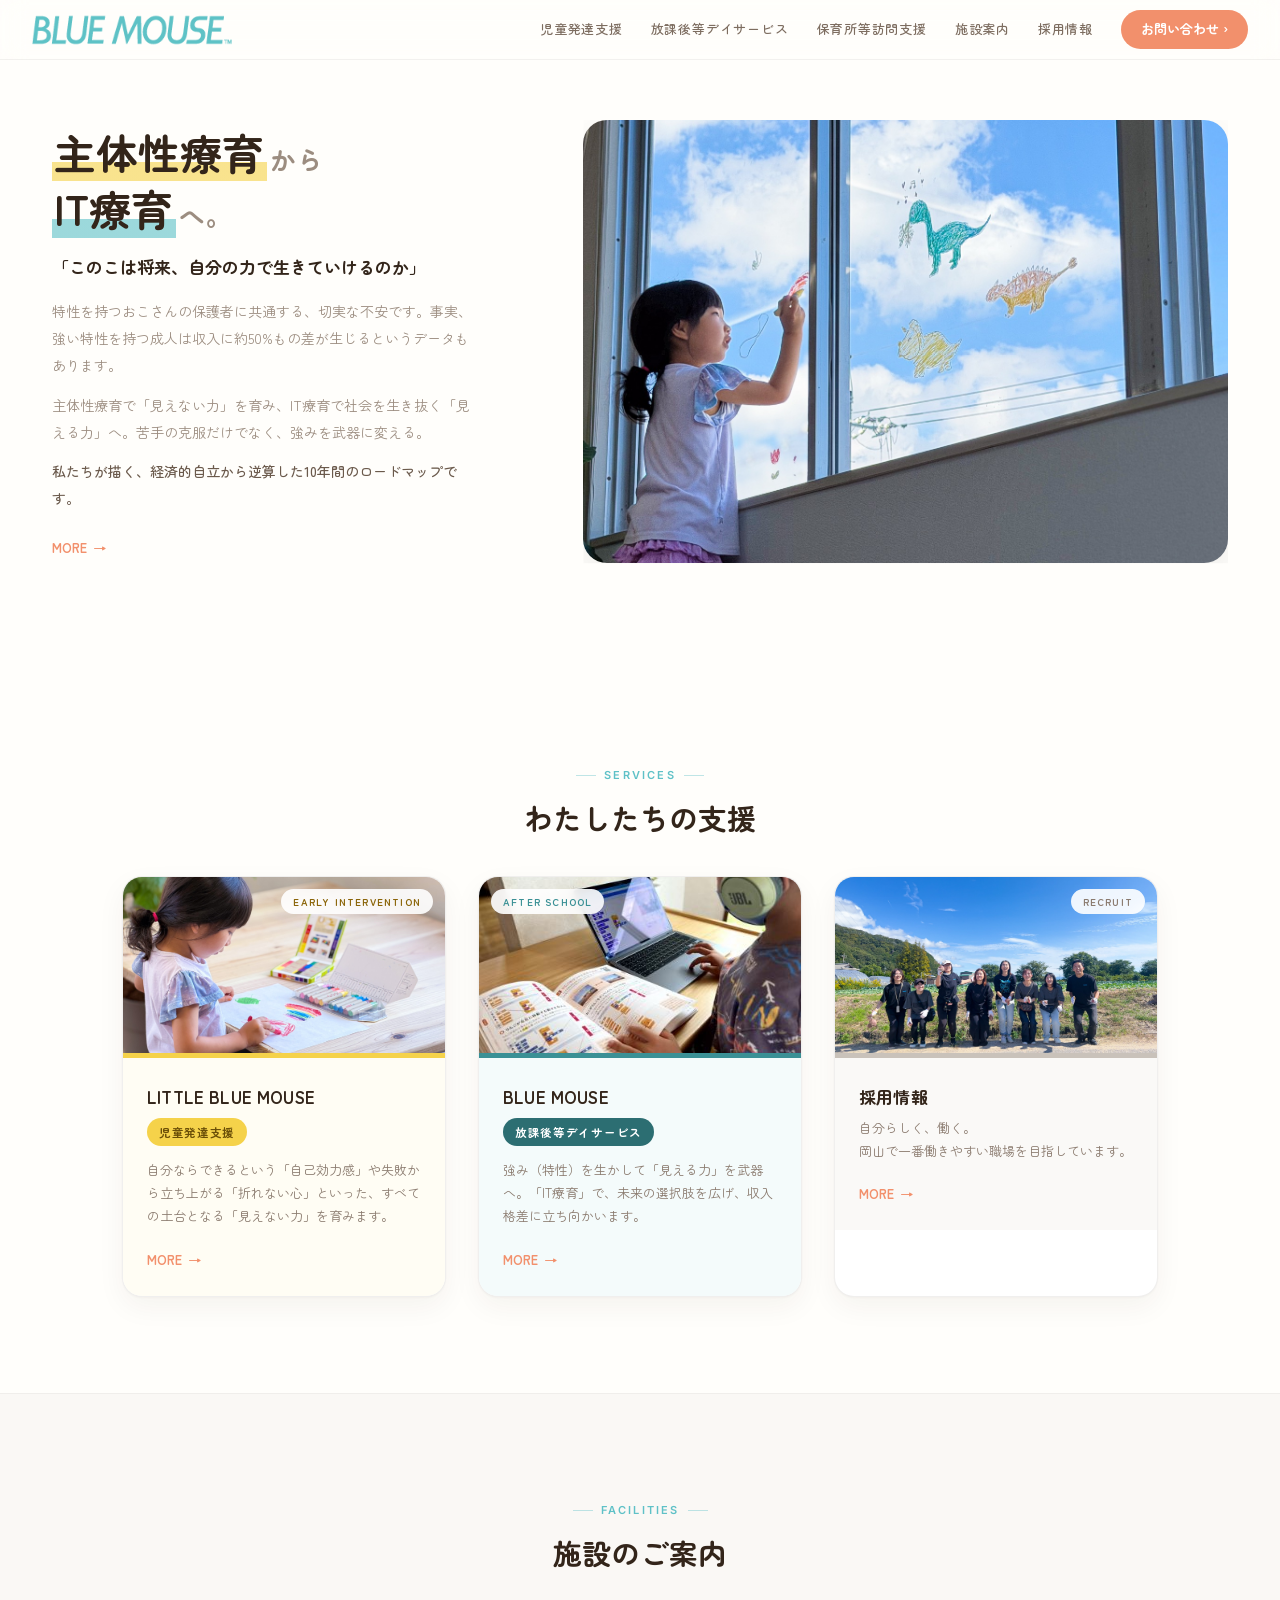
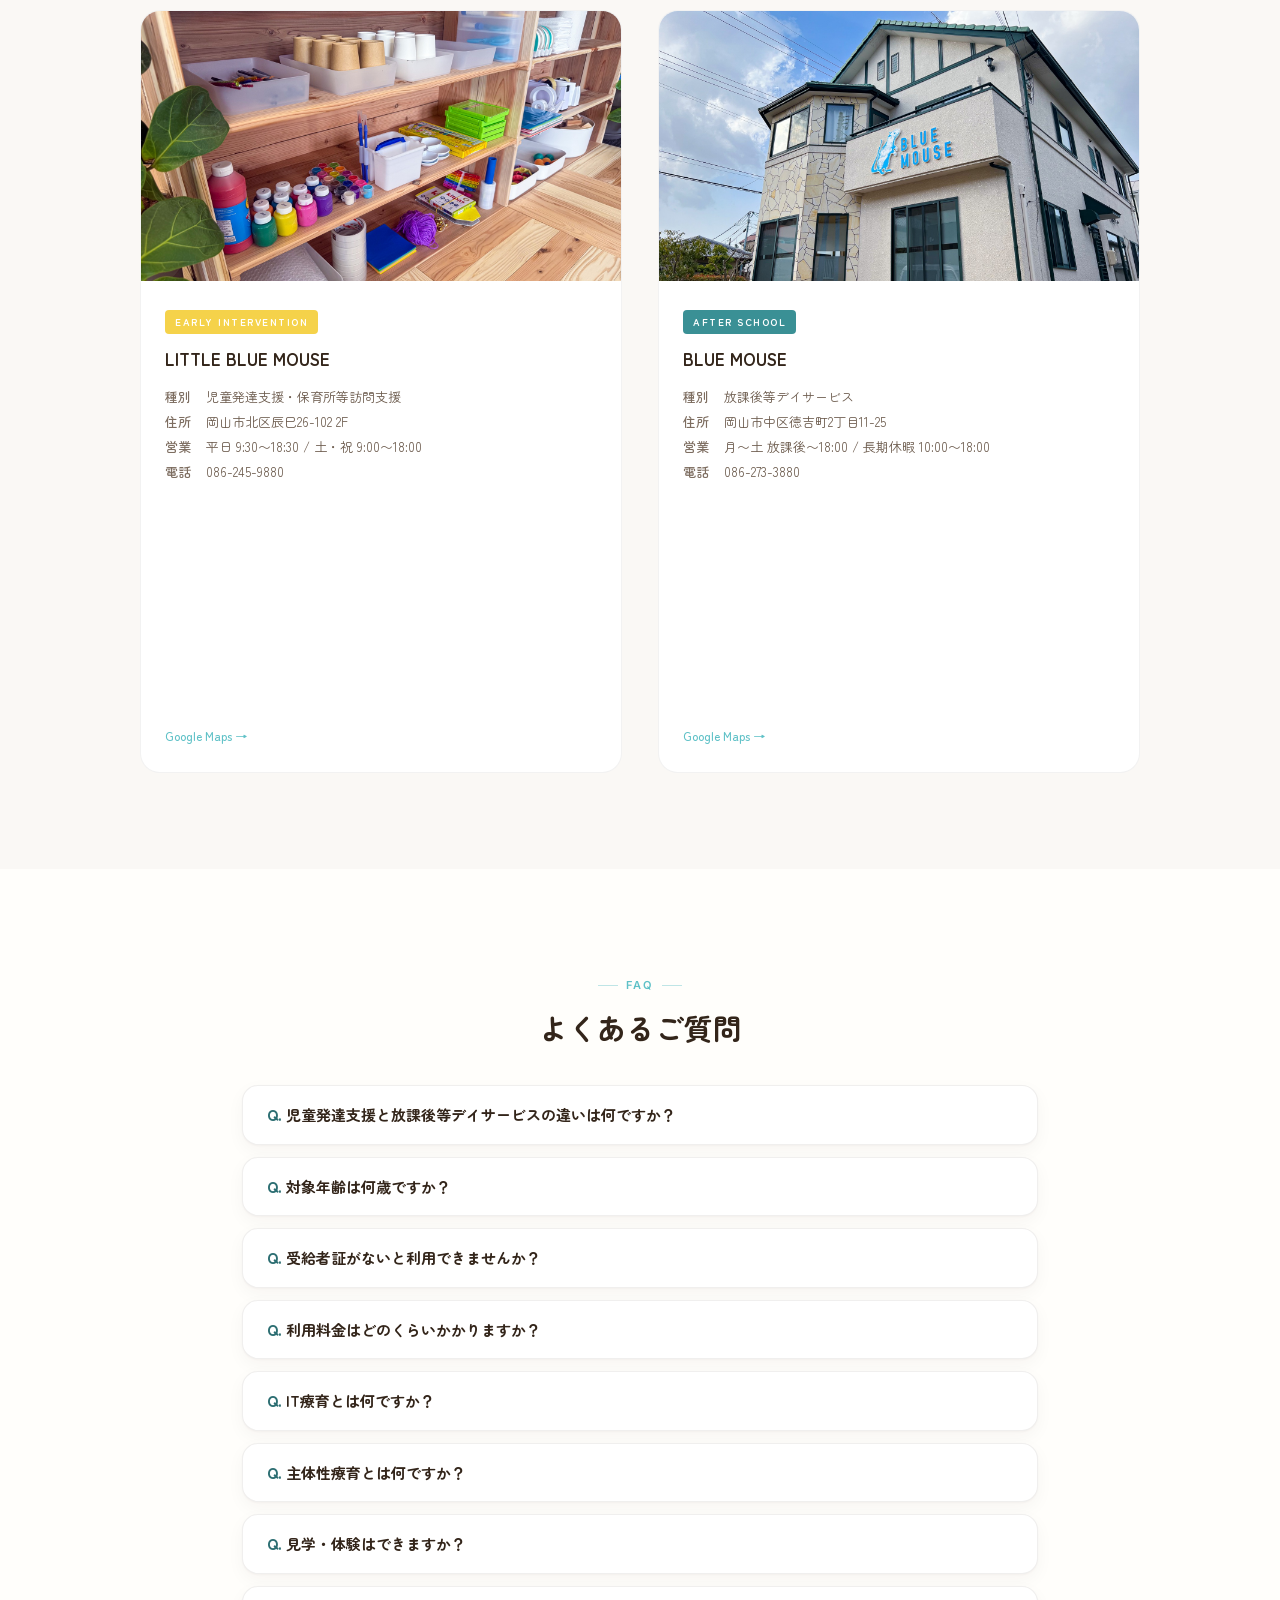
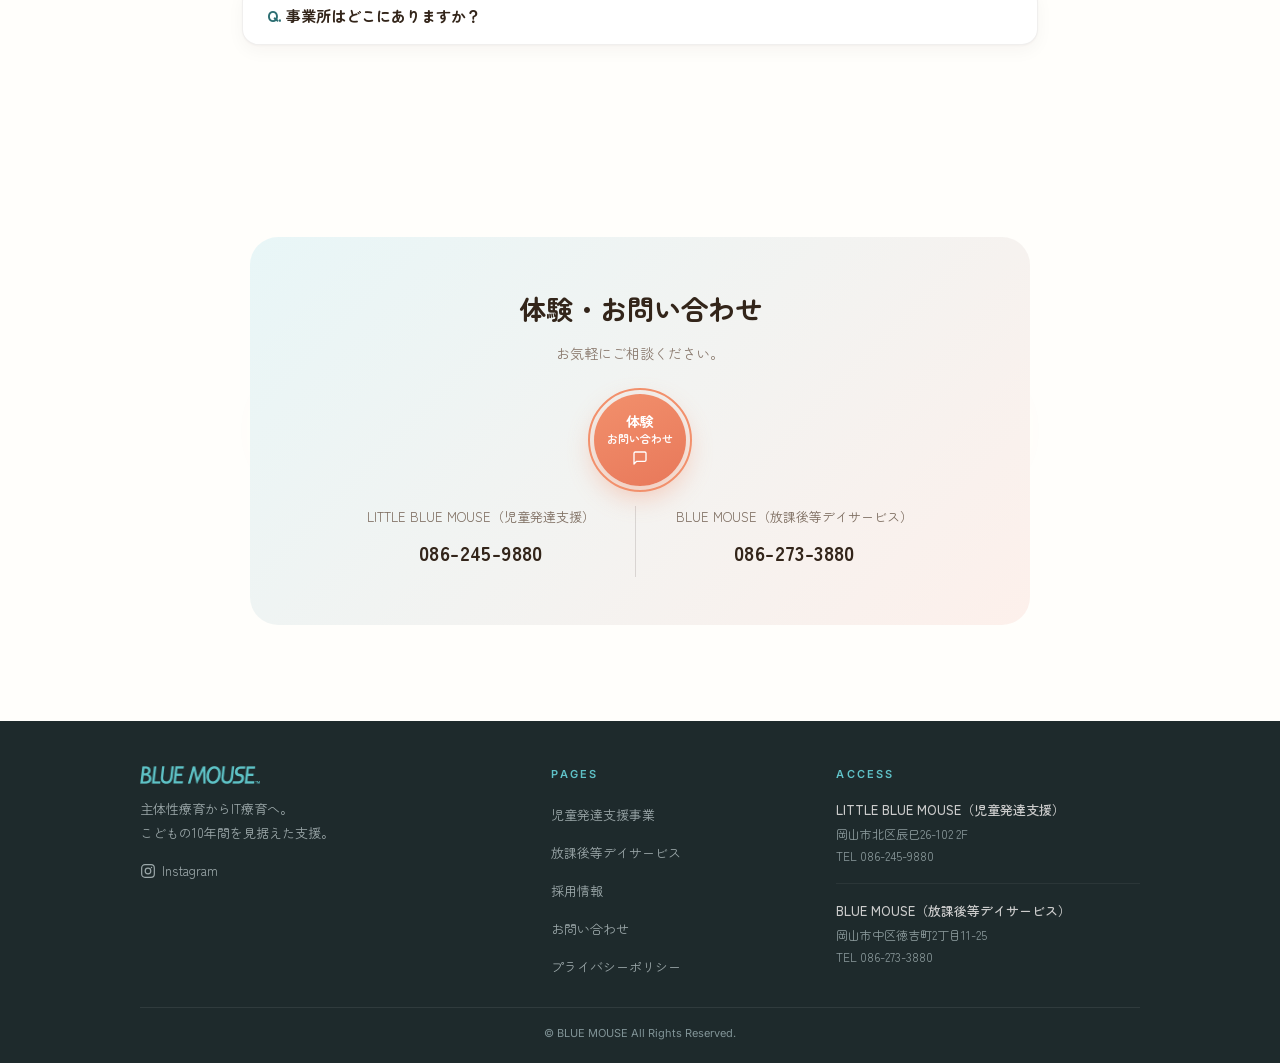
<file: index.html>
<!doctype html>
<html lang="ja">
<head>
  <meta charset="UTF-8" />
  <meta name="google-site-verification" content="v8oe11gaPJCJ67cUPVZUYkLduPgeNwZ7hpXEpOwQskY" />
  <meta name="viewport" content="width=device-width, initial-scale=1.0" />

  <!-- Google tag (gtag.js) — GA4 プロパティ bluemouse.blue / 所有:584@bluemouse.blue -->
  <script async src="https://www.googletagmanager.com/gtag/js?id=G-3GLCNC8RL4"></script>
  <script>
    window.dataLayer = window.dataLayer || [];
    function gtag(){dataLayer.push(arguments);}
    // 本番ドメイン以外（localhost・GitHub Pages既定ドメイン・検証環境）からは計測しない。
    // 動作確認のたびにテスト送信が本番データへ混ざるのを防ぐ。
    // サブドメインも許可しているので、将来 www を使い始めても計測は止まらない
    if (!/(^|\.)bluemouse\.blue$/.test(location.hostname)) {
      window['ga-disable-G-3GLCNC8RL4'] = true;
    }
    // スタッフ端末の除外：一度 ?noga=1 付きでアクセスすると、その端末は以後カウントしない。
    // 事業所のIPフィルタだけでは、スタッフがスマホ回線で見た分が数字に混ざるため併用する。
    // 解除は ?noga=0。localStorageが使えない環境では素通りする（計測は通常どおり）
    try {
      var q = location.search;
      if (q.indexOf('noga=1') !== -1) localStorage.setItem('bm_noga', '1');
      if (q.indexOf('noga=0') !== -1) localStorage.removeItem('bm_noga');
      if (localStorage.getItem('bm_noga') === '1') window['ga-disable-G-3GLCNC8RL4'] = true;
    } catch (e) {}
    gtag('js', new Date());
    gtag('config', 'G-3GLCNC8RL4');

    // 広告の流入元を、ページ移動をまたいで保持する。
    // 広告は child.html に着地し、送信は contact.html で行われるため、
    // URLのパラメータだけでは送信時に失われてしまう。
    // 保存するのは広告の識別名のみ。個人情報は含まない。
    try {
      var bmq = new URLSearchParams(location.search);
      if (bmq.get('utm_source')) {
        sessionStorage.setItem('bm_utm', JSON.stringify({
          source: bmq.get('utm_source') || '',
          medium: bmq.get('utm_medium') || '',
          campaign: bmq.get('utm_campaign') || '',
          content: bmq.get('utm_content') || ''
        }));
      }
    } catch (e) {}

    // 電話クリックの計測。tel:リンクはサイト全体で31箇所あるため、個別のonclickではなく
    // documentへの委譲1つで受ける（リンクを追加しても改修が要らない）
    document.addEventListener('click', function (e) {
      var t = e.target;
      if (!t || typeof t.closest !== 'function') return;
      var a = t.closest('a[href^="tel:"]');
      if (!a || typeof gtag !== 'function') return;
      gtag('event', 'tel_click', {
        phone_number: a.getAttribute('href').replace('tel:', ''),
        page_location: location.href,
        page_title: document.title
      });
    });
  </script>
  <meta name="theme-color" content="#FFFEFB" />
  <meta name="description" content="岡山市のBLUE MOUSE（ブルーマウス）。児童発達支援は北区辰巳、放課後等デイサービスは中区徳吉町。主体性療育とIT療育で、10年後の経済的自立を見据えた支援を行います。" />
  <title>BLUE MOUSE ブルーマウス｜岡山市の児童発達支援・放課後等デイ</title>
  <link rel="canonical" href="https://bluemouse.blue/" />
  <meta property="og:type" content="website" />
  <meta property="og:url" content="https://bluemouse.blue/" />
  <meta property="og:title" content="BLUE MOUSE ブルーマウス｜岡山市の児童発達支援・放課後等デイ" />
  <meta property="og:description" content="岡山市のBLUE MOUSE（ブルーマウス）。児童発達支援は北区辰巳、放課後等デイサービスは中区徳吉町。主体性療育とIT療育で、10年後の経済的自立を見据えた支援を行います。" />
  <meta property="og:image" content="https://bluemouse.blue/photos/IMG_8852.jpg" />
  <meta property="og:site_name" content="BLUE MOUSE" />
  <meta property="og:locale" content="ja_JP" />
  <meta name="twitter:card" content="summary_large_image" />
  <meta name="twitter:title" content="BLUE MOUSE ブルーマウス｜岡山市の児童発達支援・放課後等デイ" />
  <meta name="twitter:description" content="岡山市のBLUE MOUSE（ブルーマウス）。児童発達支援は北区辰巳、放課後等デイサービスは中区徳吉町。主体性療育とIT療育で、10年後の経済的自立を見据えた支援を行います。" />
  <meta name="twitter:image" content="https://bluemouse.blue/photos/IMG_8852.jpg" />
  <link rel="preconnect" href="https://fonts.googleapis.com" />
  <link rel="preconnect" href="https://fonts.gstatic.com" crossorigin />
  <link href="https://fonts.googleapis.com/css2?family=Inter:wght@400;500;600;700&family=Zen+Kaku+Gothic+New:wght@300;400;500;700&family=Zen+Maru+Gothic:wght@400;500;700&display=swap" rel="stylesheet" />
  <style>
    *, *::before, *::after { box-sizing: border-box; margin: 0; padding: 0; }
    html { scroll-behavior: smooth; }
    body {
      font-family: "Zen Maru Gothic", "Zen Kaku Gothic New", sans-serif;
      background: #FFFEFB;
      color: #33251a;
      line-height: 1.75;
      -webkit-font-smoothing: antialiased;
    }
    a { text-decoration: none; color: inherit; }
    img { display: block; max-width: 100%; }

    :root {
      --coral: #f2906c;
      --coral-light: #fdf0eb;
      --teal: #5fc1c7;
      --teal-dark: #3a9095;
      --teal-light: #e8f6f7;
      --yellow: #f5d24a;
      --yellow-light: #fef9e7;
      --cream: #fffdf7;
      --ink: #33251a;
      --green: #3a6b5e;
      --bg: #faf8f5;
      /* イージングはこの2種類だけを使い回す（下層ページと共通）
         --ease-out=減速して着地 / --ease-io=溜めて放つ */
      --ease-out: cubic-bezier(.22,1,.36,1);
      --ease-io: cubic-bezier(.65,0,.35,1);
      /* 余白スケール（4px基準・児童発達支援ページと共通）。
         セクション間とカード内側は下の2つが唯一の基準値 */
      --sp-1:4px; --sp-2:8px; --sp-3:12px; --sp-4:16px;
      --sp-5:24px; --sp-6:32px; --sp-7:48px; --sp-8:64px;
      --gutter:32px;
      --section-gap:var(--sp-8); --card-pad:var(--sp-6);
    }

    /* ===== Header ===== */
    .header {
      position: fixed;
      top: 0; left: 0; right: 0;
      z-index: 100;
      display: flex;
      align-items: center;
      justify-content: space-between;
      padding: 0 32px;
      height: 60px;
      background: transparent;
      backdrop-filter: blur(12px);
      -webkit-backdrop-filter: blur(12px);
      border-bottom: 1px solid rgba(0,0,0,.05);
    }
    .header__logo img { height: 32px; width: auto; }
    .header__nav { display: flex; align-items: center; gap: 28px; }
    .header__link {
      font-size: 13px;
      font-weight: 500;
      letter-spacing: .06em;
      color: #7d6d60;
      transition: color .2s;
    }
    .header__link:hover { color: var(--teal); }
    .header__cta {
      display: inline-flex;
      align-items: center;
      gap: 6px;
      padding: 8px 20px;
      background: var(--coral);
      color: #fff;
      font-size: 13px;
      font-weight: 600;
      border-radius: 100px;
      transition: background .2s, transform .15s;
      cursor: pointer;
    }
    .header__cta:hover { background: #e87e59; transform: translateY(-1px); }
    .header__cta-wrap { position: relative; }
    .header__cta-drop {
      display: none;
      position: absolute;
      top:100%;;
      right: 0;
      background:transparent; padding-top:10px;
      }
    .header__cta-drop::before { content:''; position:absolute; top:10px; left:0; right:0; bottom:0; background:#fff; border-radius:14px; box-shadow:0 8px 32px rgba(0,0,0,.12); z-index:-1; }
    .header__cta-wrap:hover .header__cta-drop { display: flex; }
    .header__cta-drop a {
      padding: 10px 14px;
      font-size: 13px;
      font-weight: 600;
      border-radius: 8px;
      color: var(--ink);
      white-space: nowrap;
      transition: background .15s;
    }
    .header__cta-drop a:nth-child(1):hover { background:#e8f0ee; color:#3a6b5e; }
    .header__cta-drop a:nth-child(2):hover { background:#fef9e7; color:#6b4f08; }
    .header__cta-drop a:nth-child(3):hover { background:#e8f6f7; color:#2f767a; }
    /* 4つ目＝保育所等訪問支援。--yellow を持たないページがあるので直値で指定する */
    .header__cta-drop a:nth-child(4):hover { background:#f2ebe0; color:#8a6408; }

    .header__burger {
      display: none;
      flex-direction: column;
      gap: 5px;
      background: none;
      border: none;
      cursor: pointer;
      padding: 8px;
    }
    .header__burger span {
      display: block; width: 20px; height: 1.5px;
      background: var(--ink); border-radius: 2px;
      transition: transform .3s, opacity .3s;
    }
    .header__burger.is-open span:nth-child(1) { transform: translateY(6.5px) rotate(45deg); }
    .header__burger.is-open span:nth-child(2) { opacity: 0; }
    .header__burger.is-open span:nth-child(3) { transform: translateY(-6.5px) rotate(-45deg); }

    .mobile-nav {
      display: flex;
      position: fixed;
      top: 60px; left: 0; right: 0; bottom: 0;
      background: rgba(255,254,251,.98);
      backdrop-filter: blur(16px);
      z-index: 200;
      flex-direction: column;
      align-items: center;
      justify-content: center;
      gap: 24px;
      opacity: 0;
      visibility: hidden;
      transform: translateY(-8px);
      pointer-events: none;
      transition: opacity .4s ease, transform .4s ease, visibility 0s linear .4s;
    }
    .mobile-nav.is-open {
      opacity: 1;
      visibility: visible;
      transform: translateY(0);
      pointer-events: auto;
      transition: opacity .4s ease, transform .4s ease, visibility 0s linear 0s;
    }
    .mobile-nav a { font-size: 17px; color: #8a7a6e; letter-spacing: .08em; }
    /* 期間限定の相談会LP。イエロー＝情報ラベル（コーラルはお問い合わせ＝行動色なので使わない）。
       放デイ・プライバシーのページには --yellow を持たせていないため、ここは直値で指定する */
    .mobile-nav a.mn-link--campaign { position:relative; display:inline-flex; align-items:center; color:#33251a; font-weight:600; }
    /* バッジは絶対配置で流れから外す。インラインだとバッジ幅ぶんラベルが右へ38.6pxずれ、
       他のメニュー項目（中心187.5px）と縦のラインが揃わないため */
    .mobile-nav a.mn-link--campaign .mn-badge {
      position:absolute; right:100%; margin-right:9px; top:50%; transform:translateY(-50%); }
    .mn-badge { font-size:10.5px; font-weight:700; letter-spacing:.06em; line-height:1.5;
      color:#6b4f08; background:#f5d24a; padding:3px 9px; border-radius:100px; white-space:nowrap; }
    .mobile-nav a:hover { color: var(--teal); }
    .mn-accordion { width: 100%; text-align: center; }
    .mn-accordion__toggle { background: none; border: none; cursor: pointer; font-family: inherit; font-size: 17px; color: #8a7a6e; letter-spacing: .08em; display: inline-flex; align-items: center; gap: 8px; padding: 0; }
    .mn-accordion__toggle:hover { color: var(--teal); }
    .mn-caret { font-size: 10px; display: inline-block; transition: transform .25s ease; }
    .mn-accordion.is-open .mn-caret { transform: rotate(90deg); }
    .mn-accordion__panel { max-height: 0; overflow: hidden; transition: max-height .3s ease; display: flex; flex-direction: column; gap: 14px; align-items: center; }
    .mn-accordion.is-open .mn-accordion__panel { max-height: 160px; margin-top: 14px; }
    .mobile-nav a.mn-sublink { font-size: 14px; color: #a89583; }
    .mn-insta { display: inline-flex; align-items: center; justify-content: center; width: 44px; height: 44px; border: 1.5px solid rgba(0,0,0,.15); border-radius: 12px; color: var(--ink); margin-top: 8px; }
    .mn-insta:hover { border-color: var(--teal); color: var(--teal); }

    /* ===== Hero ===== */
    .hero {
      padding: 100px var(--gutter) var(--section-gap);
      max-width: 1240px;
      margin: 0 auto;
      display: grid;
      grid-template-columns: 0.9fr 1.2fr;
      gap: var(--sp-7);
      align-items: center;
    }
    .hero__text { order: 1; }
    .hero__visual { order: 2; position: relative; }
    .hero__title {
      font-family: "Zen Maru Gothic", sans-serif;
      font-size: clamp(1.8rem, 3.5vw, 2.6rem);
      font-weight: 700;
      line-height: 1.35;
      color: var(--ink);
      margin-bottom: var(--sp-4);
    }
    /* 文字そのものを黄色にすると生成り地で1.7:1しか出ず、かすれて野暮ったく見える。
       文字はインク(13:1)のまま、色はサイト共通のマーカーとして下に敷く */
    .hero__title .ht-yellow,
    .hero__title .ht-teal {
      color: var(--ink);
      background-repeat: no-repeat;
      background-position: 0 100%;
      -webkit-box-decoration-break: clone; box-decoration-break: clone;
      padding: 0 .06em;
    }
    .hero__title .ht-yellow { background-image: linear-gradient(rgba(245,210,74,.62), rgba(245,210,74,.62)); }
    .hero__title .ht-teal   { background-image: linear-gradient(rgba(95,193,199,.62), rgba(95,193,199,.62)); }
    /* 「から」「へ。」は繋ぎ語。小さく淡くして、2つの語だけを立たせる */
    /* 行ごとに窓を作り、その裏から文字がせり上がる（マスクリビール）。
       overflow:hidden がマーカーの帯や下端を切らないよう、下に余白を足して同量ぶん詰める */
    .hero__title .ht-line {
      display: block; overflow: hidden;
      padding-bottom: .14em; margin-bottom: -.14em;
    }
    .hero__title .ht-in { display: inline-block; }
    .hero__title .ht-join {
      font-size: .62em; font-weight: 700; color: #9c8d80;
      letter-spacing: .06em; margin: 0 .1em;
    }
    /* 段落に役割を与えて、同じ文章量でも「読む量」を減らして見せる。
       1文目＝問いかけ（大きく濃く）／中の2段落＝背景（小さく淡く）／最後＝結論（濃く） */
    .hero__sub {
      font-size: 14px;
      color: #9c8d80;
      line-height: 1.95;
      margin-bottom: var(--sp-3);
      max-width: 30em;   /* 行が長くなりすぎて視線が迷うのを防ぐ */
      /* PCでは見出しが左揃えなので本文も左に揃える。
         中央揃えのままだと行頭が揃わず、段落の塊が崩れて見える。
         1カラムになるスマホ側では下のメディアクエリで中央に戻す */
      text-align: left;
    }
    .hero__sub--lead {
      font-size: 17px;
      font-weight: 700;
      color: var(--ink);
      line-height: 1.75;
      margin-bottom: var(--sp-4);
    }
    .hero__sub--close {
      color: #6b5a4c;
      font-weight: 500;
      margin-bottom: var(--sp-5);
    }
    /* 手動の改行は、行が短くなるスマホでは語のまとまりとして効くが、
       横幅のあるPCでは1行が細切れになり、段落が実際の文字数以上に長く見える。
       PCでは改行を無効化して自然に流す（文章は一切削っていない） */
    @media (min-width: 781px) {
      .hero__sub br { display: none; }
    }
    .hero__btns { display: flex; gap: 12px; flex-wrap: wrap; }
    .btn {
      display: inline-flex;
      align-items: center;
      gap: 6px;
      padding: 12px 28px;
      border-radius: 100px;
      font-size: 14px;
      font-weight: 600;
      letter-spacing: .04em;
      transition: transform .2s, box-shadow .2s;
      border: none;
      cursor: pointer;
    }
    .btn:hover { transform: translateY(-2px); }
    .btn--coral { background: var(--coral); color: #fff; box-shadow: 0 4px 16px rgba(242,144,108,.25); }
    .btn--coral:hover { box-shadow: 0 8px 24px rgba(242,144,108,.35); }
    .btn--outline { background: #fff; color: var(--ink); border: 1.5px solid rgba(0,0,0,.12); }
    .btn--outline:hover { border-color: var(--teal); color: var(--teal); }
    .btn--teal { background: var(--teal); color: #fff; box-shadow: 0 4px 16px rgba(95,193,199,.25); }
    .btn--teal:hover { box-shadow: 0 8px 24px rgba(95,193,199,.35); }
    .btn--green { background: var(--green); color: #fff; box-shadow: 0 4px 16px rgba(58,107,94,.25); }
    .btn--green:hover { box-shadow: 0 8px 24px rgba(58,107,94,.35); }

    .hero__img-wrap {
      position: relative;
      border-radius: 24px;
      overflow: hidden;
      aspect-ratio: 16 / 11;
      box-shadow: 0 12px 40px rgba(0,0,0,.08);
    }
    .hero__img-wrap img {
      position: absolute; top: 0; left: 0;
      width: 100%; height: 100%;
      object-fit: cover;
      object-position: center 65%;
      opacity: 0;
      z-index: 0;
      transform: scale(1.16);
    }
    /* ホワイトディゾルブ：光が満ちて写真が白に溶け、光が引くと次の写真が現れる。
       退場する画像は不透明のまま下の層に置き、下地が透けて明るさが暴れるのを防ぐ */
    .hero__img-wrap img.is-leaving { opacity: 1; z-index: 1; }
    .hero__img-wrap img.is-active {
      opacity: 1; z-index: 2;
      /* 光の頂点(1.2s)を中心に、0.84s〜1.56s で入れ替える。
         二重写しが最も濃くなる瞬間と、光が最も強い瞬間をぴったり重ねている。
         曲線も光と揃え、ゆっくり始まってから伸びる形にする */
      transition: opacity .72s cubic-bezier(.5,.08,.62,.45) .84s;
    }
    /* 光の膜。純白ではなくサイトの生成り色にして、フラッシュではなく「光が差す」質感にする */
    .hero__flash {
      position: absolute; inset: 0; z-index: 3; pointer-events: none;
      background: #FFFEFB; opacity: 0;
      will-change: opacity;
    }
    /* 頂点で平らに保持すると「上がって・止まって・下がる」の3挙動に割れて見えるので、
       山なりのひと息にする。カーブは smootherstep(6u^5-15u^4+10u^3)。
       出だしを sin² よりさらに寝かせ、中盤で一気に伸ばすことで加速感を出している
       （立ち上がりの150msあたりの変化量が 0.013 → 0.070 → 0.137 → 0.180 と増えていく）。
       区間ごとのイージングで継ぎ目ができないよう、タイミング関数は linear。
       頂点0.8は「光に溶けた」と分かりつつ写真の輪郭がうっすら残る境目 */
    .hero__flash.is-run { animation: heroBloom 2.4s linear; }
    @keyframes heroBloom {
      0%   { opacity: 0;    }
      5%   { opacity: .007; }
      10%  { opacity: .046; }
      15%  { opacity: .130; }
      20%  { opacity: .254; }
      25%  { opacity: .400; }
      30%  { opacity: .546; }
      35%  { opacity: .670; }
      40%  { opacity: .754; }
      45%  { opacity: .793; }
      50%  { opacity: .800; }
      55%  { opacity: .793; }
      60%  { opacity: .754; }
      65%  { opacity: .670; }
      70%  { opacity: .546; }
      75%  { opacity: .400; }
      80%  { opacity: .254; }
      85%  { opacity: .130; }
      90%  { opacity: .046; }
      95%  { opacity: .007; }
      100% { opacity: 0;    }
    }
    @media (prefers-reduced-motion: reduce) {
      .hero__img-wrap img.is-active { transition: none; }
      .hero__flash.is-run { animation: none; }
    }
    .hero__float-card {
      position: absolute;
      bottom: 16px;
      right: 16px;
      background: rgba(255,255,255,.92);
      backdrop-filter: blur(8px);
      -webkit-backdrop-filter: blur(8px);
      border-radius: 12px;
      padding: 10px 16px;
      box-shadow: 0 6px 24px rgba(0,0,0,.1);
      display: flex;
      align-items: center;
      gap: 10px;
      font-size: 13px;
      font-weight: 500;
      color: var(--ink);
    }
    .hero__float-icon {
      width: 36px; height: 36px;
      border-radius: 50%;
      background: var(--yellow-light);
      display: flex;
      align-items: center;
      justify-content: center;
      font-size: 18px;
    }

    /* ===== Services ===== */
    .services {
      padding: var(--section-gap) var(--gutter);
      max-width: 1100px;
      margin: 0 auto;
    }
    .section-header {
      text-align: center;
      margin-bottom: var(--sp-6);
    }
    .section-tag {
      display: inline-flex;
      align-items: center;
      gap: var(--sp-2);
      font-family: "Inter", sans-serif;
      font-size: 11px;
      font-weight: 600;
      letter-spacing: .2em;
      text-transform: uppercase;
      color: var(--teal);
      margin-bottom: var(--sp-2);
    }
    .section-tag::before, .section-tag::after {
      content: '';
      width: 20px; height: 1px;
      background: var(--teal);
      opacity: .4;
    }
    .section-title {
      font-family: "Zen Maru Gothic", sans-serif;
      font-size: clamp(1.3rem, 2.5vw, 1.8rem);
      font-weight: 700;
      color: var(--ink);
    }
    .service-cards {
      display: grid;
      grid-template-columns: repeat(3, 1fr);
      gap: var(--sp-5);
    }
    /* 4pxの色枠でカードを囲うと、額縁のように写真から浮いて古く見える。
       枠は極細の中立色にして、事業の色は写真の下の罫とタグだけで示す */
    .svc {
      background: #fff;
      border-radius: 20px;
      overflow: hidden;
      border: 1px solid rgba(51,37,26,.07);
      box-shadow: 0 1px 2px rgba(51,37,26,.03), 0 10px 28px rgba(51,37,26,.05);
      transition: transform .25s var(--ease-out), box-shadow .25s;
    }
    .svc:hover {
      transform: translateY(-4px);
      box-shadow: 0 2px 4px rgba(51,37,26,.04), 0 18px 40px rgba(51,37,26,.10);
    }
    .svc__img {
      aspect-ratio: 16 / 9;
      overflow: hidden;
      position: relative;
    }
    /* 囲いをやめた分、事業の見分けは「境目の色罫」と「本文の極薄の色地」で作る。
       枠で囲うより主張は弱いが、面が色づくので3枚を並べたときの識別は落ちない */
    .svc__img::after {
      content: '';
      position: absolute; left: 0; right: 0; bottom: 0;
      height: 5px;
      background: var(--svc-accent, var(--teal));
    }
    .svc__body { background: var(--svc-tint, transparent); padding: var(--sp-5); }
    .svc--yellow { --svc-accent: var(--yellow);     --svc-tint: #fffdf4; }
    .svc--teal   { --svc-accent: var(--teal-dark);  --svc-tint: #f4fbfb; }
    .svc--ink    { --svc-accent: #c9c2ba;           --svc-tint: #faf9f7; }
    .svc__img img {
      width: 100%; height: 100%;
      object-fit: cover;
    }
    /* 採用カードだけ2枚を重ねてゆっくり入れ替える。同じ場所・同じ構図の
       「立っている」「跳んでいる」なので、揃えて重ねると全員がふわりと跳ぶように見える。
       下の1枚は常に不透明のままにして上の1枚だけを出し入れする（オーバーディゾルブ）。
       2枚とも半透明にすると合成後の不透明度が1を下回り、背後の地色が透けてしまう */
    .svc__img--cross img { position: absolute; inset: 0; }
    .svc__img-alt { opacity: 0; }
    /* 1.1秒見せて0.65秒かけて入れ替える（周期3.5秒）。跳ぶ瞬間が繰り返し目に入る速さ。
       カードが画面に入ると .svc.is-visible .svc__img img の imgSettle（詳細度0,3,1）が
       animation ショートハンドごと上書きしてしまうため、こちらを0,4,0にしたうえで
       登場のなじみ（transform）と入れ替え（opacity）を1つの指定に併記する */
    .js-ready .svc__img-alt { animation: svcCross 3.5s ease-in-out infinite; }
    .js-ready .svc.is-visible .svc__img-alt {
      animation: imgSettle 1.5s var(--ease-out) .1s backwards,
                 svcCross 3.5s ease-in-out infinite;
    }
    @keyframes svcCross {
      0%, 31%  { opacity: 0; }
      50%, 81% { opacity: 1; }
      100%     { opacity: 0; }
    }
    .svc__img-tag {
      position: absolute;
      top: 12px; left: 12px;
      background: rgba(255,255,255,.9);
      backdrop-filter: blur(4px);
      padding: 4px 12px;
      border-radius: 100px;
      font-size: 10px;
      font-weight: 600;
      letter-spacing: .12em;
      color: var(--teal);
      text-transform: uppercase;
    }
    /* #d9a520 は白ピルに2.3:1で読めないため、焦がした金 #8a6408（5.2:1）にする */
    .svc--yellow .svc__img-tag { color: #8a6408; }
    .svc--teal .svc__img-tag { color: var(--teal-dark); }
    .svc--ink .svc__img-tag { color: #8a7a6e; }
    /* タグは写真ごとに、被写体を隠さない側へ置く。
       児発は左にこどもが立っているので右（右は空いた机の上）、
       採用は左がモニターの縁で込み入っているので右（右は明るい窓側）。
       放デイだけは右にこどもの頭とヘッドホンがあるため左のまま。
       結果3枚で左右が揃わず、スマホでも2枚が同時に見えるのでズレは目に入る。
       それでもラベルが空いている側に寄るので「被写体を避けている」と読め、
       顔の上にラベルが乗るより損失が小さいと判断した */
    .svc--yellow .svc__img-tag,
    .svc--ink .svc__img-tag { left: auto; right: 12px; }
    /* 施設名（英字）と種別（和文）を分ける。括弧書きだと「デイサービ／ス）」のように
       途中で折り返してしまい、行末が汚れる */
    /* 種別は文字だけより、塗りのピルにしたほうが並べたときに拾いやすい */
    .svc__cat {
      display: inline-block;
      font-size: 11.5px; font-weight: 700; letter-spacing: .06em;
      color: #fff; background: var(--svc-accent, var(--teal));
      padding: var(--sp-1) var(--sp-3); border-radius: 100px;
      margin: 0 0 var(--sp-3);
    }
    /* イエロー地に白は2.0:1で読めないため、この1枚だけ濃い文字に落とす（濃茶で5.2:1） */
    .svc--yellow .svc__cat { color: #6b4f08; }
    /* 罫と同じ #3a9095 のままだと白文字が3.8:1でAAに届かないので、ピルだけ一段暗く（5.9:1） */
    .svc--teal .svc__cat { background: #2c6e72; }
    .svc__title {
      font-family: "Zen Maru Gothic", sans-serif;
      font-size: 17px;
      font-weight: 700;
      color: var(--ink);
      margin-bottom: var(--sp-1);
      letter-spacing: .01em;
      word-break: keep-all;
      overflow-wrap: anywhere;
    }
    .svc__desc {
      font-size: 13px;
      color: #8a7a6e;
      line-height: 1.8;
      margin-bottom: var(--sp-4);
    }
    .svc__link {
      display: inline-flex;
      align-items: center;
      gap: 6px;
      font-size: 13px;
      font-weight: 600;
      color: var(--coral);
    }
    /* gap は中身が単一のテキストノードだと効かない。矢印を要素にして自分で動かす */
    .svc__arrow { display: inline-block; font-style: normal; transition: transform .25s var(--ease-out); }
    .svc:hover .svc__arrow, .svc__link:hover .svc__arrow { transform: translateX(4px); }

    /* ===== Facilities ===== */
    .facilities {
      background: var(--bg);
      padding: var(--section-gap) var(--gutter);
      border-top: 1px solid rgba(0,0,0,.04);
    }
    .facilities__inner {
      max-width: 1000px;
      margin: 0 auto;
    }
    .fac-grid {
      display: grid;
      grid-template-columns: 1fr 1fr;
      gap: var(--sp-5);
    }
    .fac {
      background: #fff;
      border-radius: 20px;
      overflow: hidden;
      border: 1px solid rgba(0,0,0,.05);
    }
    .fac__img {
      aspect-ratio: 16 / 9;
      overflow: hidden;
    }
    .fac__img img { width: 100%; height: 100%; object-fit: cover; object-position: center 40%; }
    .fac__body { padding: var(--sp-5); }
    .fac__type {
      display: inline-block;
      font-size: 10px;
      font-weight: 600;
      letter-spacing: .15em;
      text-transform: uppercase;
      color: #fff;
      background: var(--teal);
      padding: 3px 10px;
      border-radius: 4px;
      margin-bottom: 10px;
    }
    .fac__type--yellow { background: var(--yellow); color: #fff; }
    .fac__type--teal { background: var(--teal-dark); color: #fff; }
    .fac__name {
      font-family: "Zen Maru Gothic", sans-serif;
      font-size: 17px;
      font-weight: 700;
      color: var(--ink);
      margin-bottom: 12px;
    }
    /* 値は #8a7a6e(4.09:1)で基準未達だったため、本文と同じ #6b5a4c(6.58:1)に。
       ラベルの #bbb(1.9:1)は #7d6d60(4.97:1)にしたが、そのままだと値より濃くなり主従が逆転するため
       値側も一段濃くして「ラベルは淡く・値は濃く」の関係を保つ */
    .fac__row {
      display: flex;
      gap: 8px;
      font-size: 13px;
      color: #6b5a4c;
      line-height: 1.7;
      margin-bottom: 3px;
    }
    .fac__row-label {
      color: #7d6d60;
      flex-shrink: 0;
      width: 2.5em;
      font-weight: 500;
    }
    /* 電話番号のタップ領域を44pxへ。負のマージンで引き戻すので、
       住所・営業の行との行間は変わらない（隣接行はリンクではないので判定の重なりも無害） */
    .fac__row a {
      display: inline-block;
      padding: 11px 8px;
      margin: -11px -8px;
    }
    .fac__map {
      margin: 14px -24px 0 -24px;
      width: calc(100% + 48px);
      border-radius: 12px;
      overflow: hidden;
      height: 220px;
    }
    .fac__map iframe { width: 100%; height: 100%; border: 0; display: block; }
    .fac__open {
      display: inline-block;
      margin-top: 10px;
      font-size: 11px;
      background: var(--yellow-light);
      color: #b86e00;
      padding: 4px 12px;
      border-radius: 100px;
      font-weight: 500;
    }
    .fac__map-link {
      display: inline-flex;
      align-items: center;
      gap: 4px;
      margin-top: 8px;
      font-size: 12px;
      font-weight: 500;
      color: var(--teal);
    }
    .fac__map-link:hover { opacity: .7; }

    /* ===== CTA ===== */
    .cta {
      padding: var(--section-gap) var(--gutter);
      text-align: center;
      position: relative;
    }
    /* ページの終着点。輪郭を持たない光をゆっくり漂わせて、ここだけ空気を変える */
    .cta::before {
      content: '';
      position: absolute; left: 50%; top: 50%;
      width: min(780px, 92%); height: 340px;
      transform: translate(-50%,-50%);
      border-radius: 50%;
      background: radial-gradient(ellipse at center, rgba(95,193,199,.16) 0%, rgba(242,144,108,.08) 46%, rgba(255,255,255,0) 72%);
      filter: blur(14px);
      pointer-events: none;
      animation: ctaAura 19s linear infinite;
    }
    @keyframes ctaAura {
      0%   { transform: translate(-50%,-50%) scale(1);    opacity: .85; }
      33%  { transform: translate(-52%,-52%) scale(1.07); opacity: 1;   }
      66%  { transform: translate(-48%,-49%) scale(.96);  opacity: .9;  }
      100% { transform: translate(-50%,-50%) scale(1);    opacity: .85; }
    }
    .cta__card {
      position: relative;
      max-width: 700px;
      margin: 0 auto;
      background: linear-gradient(135deg, var(--teal-light) 0%, var(--coral-light) 100%);
      border-radius: 28px;
      padding: var(--sp-7) var(--sp-6);
    }
    .cta__title {
      font-family: "Zen Maru Gothic", sans-serif;
      font-size: clamp(1.3rem, 2.5vw, 1.7rem);
      font-weight: 700;
      color: var(--ink);
      margin-bottom: var(--sp-2);
    }
    .cta__sub {
      font-size: 14px;
      color: #8a7a6e;
      margin-bottom: var(--sp-5);
    }
    .cta__btns { display: flex; gap: 12px; justify-content: center; flex-wrap: wrap; }
    .cta__phones {
      margin-top: 20px;
      display: flex;
      flex-direction: column;
      gap: 10px;
      align-items: center;
    }
    .cta__phone-item {
      font-size: 13px;
      color: #7d6d60;
    }
    /* 発信リンクはインラインのままだとタップ領域が高さ18.5pxしかなく、
       WCAG 2.2 AAの最小24pxもAppleの推奨44pxも下回る。
       inline-block にして上下パディングで44pxを確保する（見た目の文字は変わらない） */
    .cta__phone-item a {
      display: inline-block;
      padding: 7px 10px;
      color: var(--ink);
      text-decoration: none;
    }
    .cta__phone-item strong {
      font-size: 20px;
      font-weight: 700;
      color: var(--ink);
      letter-spacing: .02em;
    }

    /* ===== Footer ===== */
    .footer {
      background: #1e2a2c;
      color: #aaa;
      padding: 44px 32px 20px;
    }
    .footer__inner {
      max-width: 1000px;
      margin: 0 auto;
      display: grid;
      grid-template-columns: 1.5fr 1fr 1.2fr;
      gap: 32px;
      padding-bottom: 28px;
      border-bottom: 1px solid rgba(255,255,255,.08);
    }
    .footer__logo img {
      width: 120px;
      margin-bottom: 12px;
    }
    .footer__tagline { font-size: 13px; color: #9ba7a9; line-height: 1.9; }
    .footer__insta {
      display: inline-flex;
      align-items: center;
      gap: 6px;
      margin-top: 14px;
      font-size: 13px;
      color: #9ba7a9;
      transition: color .2s;
    }
    .footer__insta:hover { color: var(--teal); }
    .footer__col-title {
      font-family: "Inter", sans-serif;
      font-size: 11px;
      letter-spacing: .2em;
      text-transform: uppercase;
      color: var(--teal);
      margin-bottom: 14px;
      font-weight: 600;
    }
    .footer__nav { list-style: none; display: flex; flex-direction: column; gap: 10px; }
    .footer__nav a { font-size: 13px; color: #9ba7a9; transition: color .15s; }
    .footer__nav a:hover { color: var(--teal); }
    .footer__fac-name { font-size: 13px; font-weight: 500; color: #ccc; margin-bottom: 2px; }
    .footer__fac-info { font-size: 12px; color: #8d9c9e; line-height: 1.8; }
    /* 番号をタップ領域44pxぶんのinline-blockにしつつ、同量の負のマージンで引き戻す。
       こうすると当たり判定だけが広がり、フッターの行間・高さは1pxも動かない。
       周囲に他のリンクがないので、はみ出した判定が競合することもない */
    .footer__fac-info a { display:inline-block; padding:12px 8px; margin:-12px -8px; }
    .footer__fac + .footer__fac { margin-top: 16px; padding-top: 16px; border-top: 1px solid rgba(255,255,255,.06); }
    .footer__bottom {
      max-width: 1000px;
      margin: 0 auto;
      text-align: center;
      padding-top: 16px;
      font-family: "Inter", sans-serif;
      font-size: 11px;
      color: #809396;
    }

    /* =========================================================
       Motion
       設計方針（下層ページと共通）：
       - イージングは2種類だけ（--ease-out / --ease-io）
       - 移動距離は要素の大きさに比例させる（小さい要素ほど動かさない）
       - 並んだ要素は必ず stagger で順に読ませる
       - 「大胆に」動かすのは ヒーロー / サービスカード / CTA の3箇所のみ
       ========================================================= */

    /* ---- 基本のスクロール登場 ---- */
    .js-ready .fade-in {
      opacity: 0;
      transform: translateY(24px);
      transition: opacity .8s ease, transform .8s var(--ease-out);
    }
    .fade-in.is-visible { opacity: 1; transform: none; }

    /* ---- ① ヒーロー（大胆）：写真が下から拭い上がり、文が順に立ち上がる ----
       ローディングが明けた合図（bm-ready）で動かし、幕からそのまま繋ぐ */
    .js-ready .hero__img-wrap { clip-path: inset(0 0 100% 0); }
    .bm-ready .hero__img-wrap { animation: heroWipe 1.15s var(--ease-io) .1s forwards; }
    @keyframes heroWipe { to { clip-path: inset(0 0 0 0); } }
    /* 写真の transform はスライドショーのパンが持っているので触らない */

    .js-ready .hero__sub,
    .js-ready .hero__btns { opacity: 0; transform: translateY(20px); }
    /* 見出しはこのページで唯一「大胆に」動かす担当。細かい登場が続くので、
       ここだけ強い動きを置いてメリハリをつくる。
       h1自体は動かさず、2行がそれぞれ窓の裏からせり上がる */
    .js-ready .hero__title .ht-in { transform: translateY(110%); }
    .bm-ready .hero__title .ht-line:nth-child(1) .ht-in { animation: lineReveal 1.05s var(--ease-io) .28s forwards; }
    .bm-ready .hero__title .ht-line:nth-child(2) .ht-in { animation: lineReveal 1.05s var(--ease-io) .46s forwards; }
    @keyframes lineReveal { to { transform: translateY(0); } }
    .bm-ready .hero__sub:nth-of-type(1) { animation: heroRise .8s var(--ease-out) .52s forwards; }
    .bm-ready .hero__sub:nth-of-type(2) { animation: heroRise .8s var(--ease-out) .62s forwards; }
    .bm-ready .hero__sub:nth-of-type(3) { animation: heroRise .8s var(--ease-out) .72s forwards; }
    .bm-ready .hero__sub:nth-of-type(4) { animation: heroRise .8s var(--ease-out) .82s forwards; }
    .bm-ready .hero__btns             { animation: heroRise .8s var(--ease-out) .96s forwards; }
    @keyframes heroRise { to { opacity: 1; transform: none; } }

    /* 見出しが着地したあと、色のついた2語だけ遅れてピントが合う。
       「主体性療育から → IT療育へ」という文の骨格を、動きでも読ませる。
       opacity は親（.hero__title）が持っているので、ここでは触らない */
    /* 見出しが着地したあと、2つの語にマーカーが引かれる。
       下層ページで使っている強調表現と同じ言語にして、サイト全体で揃える。
       曲線はペンで引くような等速寄り（--ease-out だと序盤で一気に伸びて速く見える） */
    .js-ready .hero__title .ht-yellow,
    .js-ready .hero__title .ht-teal { background-size: 0 32%; }
    .bm-ready .hero__title .ht-yellow { animation: heroMark 1.05s cubic-bezier(.45,.25,.4,1) 1.15s forwards; }
    .bm-ready .hero__title .ht-teal   { animation: heroMark 1.05s cubic-bezier(.45,.25,.4,1) 1.45s forwards; }
    @keyframes heroMark { to { background-size: 100% 32%; } }

    /* ---- ② 見出しの共通シグネチャ：ラベルの両脇に線が伸び、続いて表題が上がる ---- */
    .js-ready .section-tag { opacity: 0; }
    .js-ready .section-tag::before,
    .js-ready .section-tag::after { transform: scaleX(0); }
    .js-ready .section-tag::before { transform-origin: right center; }
    .js-ready .section-tag::after  { transform-origin: left center; }
    .js-ready .section-title { opacity: 0; transform: translateY(14px); }
    .is-visible .section-tag { animation: fadeIn .5s ease forwards; }
    .is-visible .section-tag::before,
    .is-visible .section-tag::after { animation: ruleDraw .55s var(--ease-io) .15s forwards; }
    .is-visible .section-title { animation: softRise .7s var(--ease-out) .28s forwards; }
    @keyframes fadeIn   { to { opacity: 1; } }
    @keyframes ruleDraw { to { transform: scaleX(1); } }
    @keyframes softRise { to { opacity: 1; transform: none; } }

    /* ---- ③ サービスカード（大胆）：3枚が順に立ち上がり、写真が寄りから収まる ----
       カードは hover で transform を使うので、登場の作り方に制約がある。
       ・forwards 付きの animation → 終了後も transform が固定され hover が効かなくなる
       ・共通の fade-in の transition に相乗り → hover まで .8s になり重くなる
       そこで backwards（＝待ち時間だけ開始状態を保持し、終わったら素に戻る）で出し、
       transition は hover 用の軽いものを自前で持たせる */
    .js-ready .svc.fade-in {
      opacity: 0;
      transition: transform .25s var(--ease-out), box-shadow .25s;
    }
    .js-ready .svc.fade-in.is-visible {
      opacity: 1;
      animation: cardRise .85s var(--ease-out) backwards;
    }
    @keyframes cardRise { from { opacity: 0; transform: translateY(30px); } }
    .service-cards .svc.fade-in.is-visible:nth-child(1) { animation-delay: 0s; }
    .service-cards .svc.fade-in.is-visible:nth-child(2) { animation-delay: .13s; }
    .service-cards .svc.fade-in.is-visible:nth-child(3) { animation-delay: .26s; }
    /* forwards だと終了後も transform が固定され hover が効かない。
       backwards（待ち時間だけ開始状態を保持し、終わったら素に戻る）で出す */
    .js-ready .svc__img img { transform: scale(1); transition: transform .5s var(--ease-out); }
    .svc.is-visible .svc__img img { animation: imgSettle 1.5s var(--ease-out) .1s backwards; }
    @keyframes imgSettle { from { transform: scale(1.08); } }
    .svc:hover .svc__img img { transform: scale(1.05); }
    .js-ready .svc__img-tag { opacity: 0; transform: translateY(-6px); }
    .svc.is-visible .svc__img-tag { animation: softRise .6s var(--ease-out) .35s forwards; }
    .js-ready .svc__body { opacity: 0; transform: translateY(12px); }
    .svc.is-visible .svc__body { animation: softRise .7s var(--ease-out) .22s forwards; }

    /* ---- ④ 施設カード：2枚を順に出し、情報の行が上から流れる ---- */
    .fac-grid .fac.fade-in:nth-child(2) { transition-delay: .14s; }
    .js-ready .fac__type,
    .js-ready .fac__name { opacity: 0; transform: translateY(12px); }
    .fac.is-visible .fac__type { animation: softRise .6s var(--ease-out) .16s forwards; }
    .fac.is-visible .fac__name { animation: softRise .65s var(--ease-out) .24s forwards; }
    .js-ready .fac__row { opacity: 0; transform: translateX(-8px); }
    .fac.is-visible .fac__row { animation: rowIn .5s var(--ease-out) forwards; }
    .fac.is-visible .fac__row:nth-of-type(1) { animation-delay: .32s; }
    .fac.is-visible .fac__row:nth-of-type(2) { animation-delay: .39s; }
    .fac.is-visible .fac__row:nth-of-type(3) { animation-delay: .46s; }
    .fac.is-visible .fac__row:nth-of-type(4) { animation-delay: .53s; }
    @keyframes rowIn { to { opacity: 1; transform: none; } }
    /* 地図（iframe）は重いので動かさない。静かに現れるだけにする */
    .js-ready .fac__map, .js-ready .fac__map-link { opacity: 0; }
    .fac.is-visible .fac__map      { animation: fadeIn .8s ease .62s forwards; }
    .fac.is-visible .fac__map-link { animation: fadeIn .6s ease .74s forwards; }

    /* ---- ⑤ CTA（大胆）：わずかに迫り出して「目的地」を主張する ---- */
    .js-ready .cta__card.fade-in { transform: translateY(28px) scale(.96); }
    .cta__card.fade-in.is-visible { transition: opacity .8s ease, transform .9s var(--ease-out); transform: none; }
    .js-ready .cta__phone-item { opacity: 0; transform: translateY(10px); }
    .cta__card.is-visible .cta__phone-item:nth-of-type(1) { animation: softRise .7s var(--ease-out) .45s forwards; }
    .cta__card.is-visible .cta__phone-item:nth-of-type(2) { animation: softRise .7s var(--ease-out) .55s forwards; }

    /* ---- ⑥ フッター：ページの終わりを静かに閉じる ---- */
    .js-ready .footer__inner > div { opacity: 0; transform: translateY(14px); }
    .footer__inner.is-visible > div { animation: softRise .8s var(--ease-out) forwards; }
    .footer__inner.is-visible > div:nth-child(1) { animation-delay: .05s; }
    .footer__inner.is-visible > div:nth-child(2) { animation-delay: .15s; }
    .footer__inner.is-visible > div:nth-child(3) { animation-delay: .25s; }

    /* ---- 動きを減らす設定では、すべて静止した完成形で見せる ---- */
    @media (prefers-reduced-motion: reduce) {
      .js-ready .fade-in,
      .js-ready .hero__title .ht-in, .js-ready .hero__sub, .js-ready .hero__btns,
      .js-ready .section-tag, .js-ready .section-title,
      .js-ready .svc.fade-in, .js-ready .svc__img-tag, .js-ready .svc__body,
      .js-ready .fac__type, .js-ready .fac__name, .js-ready .fac__row,
      .js-ready .fac__map, .js-ready .fac__map-link,
      .js-ready .cta__phone-item, .js-ready .footer__inner > div {
        opacity: 1 !important; transform: none !important; filter: none !important;
      }
      .js-ready .hero__img-wrap { clip-path: none !important; }
      .js-ready .hero__title .ht-yellow, .js-ready .hero__title .ht-teal { background-size: 100% 32% !important; }
      .js-ready .svc__img img { transform: none !important; }
      /* 入れ替えを止め、下の1枚だけを見せる */
      .js-ready .svc__img-alt { animation: none !important; opacity: 0 !important; }
      .js-ready .section-tag::before, .js-ready .section-tag::after { transform: none !important; }
      .bm-ready .hero__img-wrap, .bm-ready .hero__title .ht-in, .bm-ready .hero__sub, .bm-ready .hero__btns,
      .bm-ready .hero__title .ht-yellow, .bm-ready .hero__title .ht-teal,
      .is-visible .section-tag, .is-visible .section-tag::before, .is-visible .section-tag::after,
      .is-visible .section-title, .js-ready .svc.fade-in.is-visible,
      .svc.is-visible .svc__img img, .svc.is-visible .svc__img-tag,
      .svc.is-visible .svc__body, .fac.is-visible .fac__type, .fac.is-visible .fac__name,
      .fac.is-visible .fac__row, .fac.is-visible .fac__map, .fac.is-visible .fac__map-link,
      .cta__card.is-visible .cta__phone-item, .footer__inner.is-visible > div,
      .cta::before { animation: none !important; }
      .js-ready .svc__img img, .svc__arrow { transition: none !important; }
    }

    /* ===== Mobile ===== */
    @media (max-width: 780px) {
      /* 児童発達支援ページと同じ切り替え。個別のpx指定ではなく基準値だけを差し替える */
      :root { --section-gap:var(--sp-7); --card-pad:var(--sp-5); --gutter:20px; }
      .header { padding: 0 16px; height: 56px; }
      .header__nav { display: none; }
      .header__burger { display: flex; }
      .mobile-nav { top: 56px; }

      .hero {
        grid-template-columns: 1fr;
        padding: 84px var(--gutter) var(--section-gap);
        gap: var(--sp-5);
      }
      .hero__text { order: 2; text-align: center; }
      .hero__sub { text-align: center; }
      .hero__visual { order: 1; }
      .hero__btns { justify-content: center; }
      .hero__float-card { bottom: 12px; right: 12px; padding: 8px 14px; font-size: 12px; }
      .hero__title { font-size: clamp(1.5rem, 6vw, 2rem); }


      .service-cards { grid-template-columns: 1fr; }

      .fac-grid { grid-template-columns: 1fr; }

      .cta__card { border-radius: 20px; }

      .footer { padding: 32px 16px 16px; }
      .footer__inner { grid-template-columns: 1fr; gap: 20px; }
    }

    /* ===== PC専用の調整。781px以上でのみ適用され、スマホ表示には一切影響しない ===== */
    @media (min-width: 781px) {
      /* ヘッダーのナビは何文字でも折り返させない */
      .header__link, .header__cta { white-space: nowrap; }
      /* 広い画面ではセクション間の「間」を1.5倍に。スマホの詰まったリズムのままだと
         PCでは各セクションが息継ぎなしに続いて見える */
      :root { --section-gap: 96px; }
      .hero { padding-top: 120px; }
      /* 大きなカード同士が24pxだと近すぎる。カードの角丸(20px前後)より広い間隔を取る */
      .service-cards { gap: 32px; }
      .fac-grid { gap: 36px; }
      /* 結びのCTA：2施設の電話番号を縦積みから左右対称へ。間は細い罫1本で仕切る */
      .cta__card { max-width: 780px; }
      .cta__phones { flex-direction: row; justify-content: center; align-items: stretch; gap: 0; }
      .cta__phone-item { padding: 0 40px; }
      .cta__phone-item + .cta__phone-item { border-left: 1px solid rgba(51,37,26,.14); }
    }
    @media (min-width: 781px) and (max-width: 1024px) {
      /* 狭いPC・タブレット横ではヘッダーの間隔を詰めて1行を保証する */
      .header { padding: 0 20px; }
      .header__nav { gap: 18px; }
    }

    /* ===== FAQ =====
       2事業をまたぐ共通の疑問に答える場所。児発イエロー／放デイティールの
       どちらにも寄せず、カードは支援カードと同じ「白＋極細の中立枠」で統一する。
       Q.の色だけ濃ティール#2c6e72（白地5.9:1でAA達成。--teal は2.1:1のため文字には使わない） */
    .faq { padding: var(--section-gap) var(--gutter); max-width: 860px; margin: 0 auto; }
    .faq__list { display: flex; flex-direction: column; gap: var(--sp-3); }
    .faq__item {
      background: #fff;
      border: 1px solid rgba(51,37,26,.07);
      border-radius: 16px;
      overflow: hidden;
      box-shadow: 0 1px 2px rgba(51,37,26,.03), 0 6px 18px rgba(51,37,26,.04);
    }
    .faq__q {
      display: block;
      padding: var(--sp-4) var(--sp-5);
      font-size: 15px;
      font-weight: 700;
      line-height: 1.7;
      color: var(--ink);
      cursor: pointer;
      list-style: none;
    }
    .faq__q::marker, .faq__q::-webkit-details-marker { display: none; }
    .faq__q::before { content: 'Q. '; color: #2c6e72; font-weight: 900; }
    .faq__a {
      padding: 0 var(--sp-5) var(--sp-4);
      font-size: 14px;
      line-height: 1.9;
      color: #6b5a4c;
    }
    .faq__a a { color: #2c6e72; text-decoration: underline; text-underline-offset: 2px; }
    @media (max-width: 780px) {
      .faq { padding: var(--section-gap) var(--gutter); }
      .faq__q { padding: var(--sp-4); font-size: 14.5px; }
      .faq__a { padding: 0 var(--sp-4) var(--sp-4); font-size: 13.5px; }
    }
  </style>
</head>
<body>

<!-- ===== Loading ===== -->
<style>
  .bm-loading, .bm-loading body { overflow: hidden; }
  .bm-loader {
    position: fixed; inset: 0; z-index: 9999;
    display: flex; align-items: center; justify-content: center;
    background: #FFFEFB;
    transition: opacity .8s cubic-bezier(.22,1,.36,1), visibility .8s;
  }
  .bm-loader.is-done { opacity: 0; visibility: hidden; }
  .bm-loader__inner { display: flex; flex-direction: column; align-items: center; gap: 20px; }
  .bm-loader__logo {
    width: min(220px, 54vw); height: auto;
    opacity: 0; transform: translateY(8px) scale(.97); filter: blur(7px);
    animation: bmLogoIn 1.15s cubic-bezier(.22,1,.36,1) .08s forwards;
  }
  .bm-loader__rule {
    position: relative; width: min(220px, 54vw); height: 1px;
    background: rgba(51,37,26,.09); overflow: hidden;
  }
  .bm-loader__rule::after {
    content: ''; position: absolute; inset: 0;
    background: linear-gradient(90deg, #f5d24a 0%, #f2906c 50%, #5fc1c7 100%);
    transform: scaleX(0); transform-origin: left center;
    animation: bmRuleIn 1.25s cubic-bezier(.65,0,.35,1) .3s forwards;
  }
  @keyframes bmLogoIn { to { opacity: 1; transform: none; filter: blur(0); } }
  @keyframes bmRuleIn { to { transform: scaleX(1); } }
  @media (prefers-reduced-motion: reduce) {
    .bm-loader__logo, .bm-loader__rule::after { animation: none; opacity: 1; transform: none; filter: none; }
  }
</style>
<div class="bm-loader" id="bmLoader" aria-hidden="true">
  <div class="bm-loader__inner">
    <img src="./logo.png" alt="" class="bm-loader__logo" />
    <span class="bm-loader__rule"></span>
  </div>
</div>
<script>
(function () {
  var root = document.documentElement;
  var el = document.getElementById('bmLoader');
  // 幕が無ければ待つものが無い。ヒーローは即座に動かす
  if (!el) { root.classList.add('bm-ready'); return; }
  var reduce = window.matchMedia && window.matchMedia('(prefers-reduced-motion: reduce)').matches;

  // サイト内リンクでの遷移・ブラウザの戻る/進むでは出さない。
  // 直接訪問・外部からの流入・リロードなど「読み込み」のときは初回に限らず毎回出す。
  var navType = '';
  try {
    var navEntry = performance.getEntriesByType && performance.getEntriesByType('navigation')[0];
    if (navEntry) navType = navEntry.type;
  } catch (e) {}
  var fromSameSite = false;
  try {
    fromSameSite = !!document.referrer && new URL(document.referrer).origin === location.origin;
  } catch (e) {}
  var isInternalNav = (fromSameSite && navType !== 'reload') || navType === 'back_forward';

  if (reduce || isInternalNav) {
    if (el.parentNode) el.parentNode.removeChild(el);
    root.classList.add('bm-ready'); // 幕を出さない場合はすぐヒーローを動かす
    return;
  }
  root.classList.add('bm-loading');

  var removed = false;
  function done() {
    if (removed) return;
    removed = true;
    el.classList.add('is-done');
    root.classList.remove('bm-loading');
    // 幕が引ききる前にヒーローを動かし始め、ローダーから流れるように繋ぐ
    setTimeout(function () { root.classList.add('bm-ready'); }, 350);
    setTimeout(function () { if (el.parentNode) el.parentNode.removeChild(el); }, 900);
  }
  var start = Date.now(), MIN = 1500;
  function finish() { setTimeout(done, Math.max(0, MIN - (Date.now() - start))); }
  if (document.readyState === 'complete') finish();
  else window.addEventListener('load', finish);
  setTimeout(done, 4500); // 画像等が失敗しても必ず解除する保険
})();
</script>

<!-- ===== Header ===== -->
<header class="header" id="header">
  <a href="/" class="header__logo">
    <img src="./logo.png" alt="BLUE MOUSE" />
  </a>
  <nav class="header__nav">
    <a href="./child.html" class="header__link">児童発達支援</a>
    <a href="./afterschool.html" class="header__link">放課後等デイサービス</a>
    <a href="./visit.html" class="header__link">保育所等訪問支援</a>
    <a href="#facilities" class="header__link">施設案内</a>
    <a href="./recruit.html" class="header__link">採用情報</a>
    <div class="header__cta-wrap">
      <span class="header__cta">お問い合わせ ›</span>
      <div class="header__cta-drop">
        <a href="./contact.html">お問い合わせ</a>
        <a href="./contact.html?type=child">児童発達支援 体験</a>
        <a href="./contact.html?type=afterschool">放課後等デイサービス 体験</a>
        <a href="./contact.html?type=visit">保育所等訪問支援 相談</a>
      </div>
    </div>
  </nav>
  <button class="header__burger" id="burger" aria-label="メニュー">
    <span></span><span></span><span></span>
  </button>
</header>

<nav class="mobile-nav" id="mobile-nav">
  <a href="/" class="mn-link">Front</a>
  <a href="./philosophy.html" class="mn-link">BLUE MOUSEの想い</a>
  <a href="./child.html" class="mn-link">児童発達支援</a>
  <a href="./afterschool.html" class="mn-link">放課後等デイサービス</a>
  <a href="./visit.html" class="mn-link">保育所等訪問支援</a>
  <a href="./recruit.html" class="mn-link">採用情報</a>
  <a href="./contact.html" class="mn-link" style="color:var(--coral); font-weight:600;">お問い合わせ</a>
  <a class="mn-insta" href="https://www.instagram.com/blue_mouse_okayama/" target="_blank" rel="noopener" aria-label="Instagram">
    <svg width="20" height="20" viewBox="0 0 24 24" fill="none" stroke="currentColor" stroke-width="1.8"><rect x="2.5" y="2.5" width="19" height="19" rx="5"/><circle cx="12" cy="12" r="4.2"/><circle cx="17.3" cy="6.7" r="1.1" fill="currentColor" stroke="none"/></svg>
  </a>
</nav>

<!-- ===== Hero ===== -->
<section class="hero">
  <div class="hero__text">
    <h1 class="hero__title"><span class="ht-line"><span class="ht-in"><span class="ht-yellow">主体性療育</span><span class="ht-join">から</span></span></span><span class="ht-line"><span class="ht-in"><span class="ht-teal">IT療育</span><span class="ht-join">へ。</span></span></span></h1>
    <p class="hero__sub hero__sub--lead">「このこは将来、<br>自分の力で生きていけるのか」</p>
    <p class="hero__sub">特性を持つおこさんの保護者に共通する、<br>切実な不安です。<br>事実、強い特性を持つ成人は<br>収入に約50%もの差が生じるという<br>データもあります。</p>
    <p class="hero__sub">主体性療育で「見えない力」を育み、<br>IT療育で社会を生き抜く「見える力」へ。<br>苦手の克服だけでなく、強みを武器に変える。</p>
    <p class="hero__sub hero__sub--close">私たちが描く、経済的自立から逆算した<br>10年間のロードマップです。</p>
    <div class="hero__btns">
      <a href="./philosophy.html" class="svc__link">MORE <i class="svc__arrow">→</i></a>
    </div>
  </div>
  <div class="hero__visual">
    <div class="hero__img-wrap" id="hero-slides">
      <!-- 移動量は全カット統一（縦は往復9%、横は枠が横長な分 高さ比(11/16)で割り戻した6.18%。
           実移動pxが3カットとも一致する）。向きだけ変えて単調さを避ける。
           往復幅は保ったまま、範囲全体をずらして各カットの見せたい側から始めている。
           終点の実移動は3カットとも scale込みで7.2%前後＝はみ出し余裕8%の90%に収まる -->
      <!-- 窓：もう少し上から始める（-4.5→-2.8） -->
      <img src="./photos/slide_window_opt.jpg" alt="窓ガラスに描かれた恐竜の絵に手を伸ばすこども｜岡山市の児童発達支援 LITTLE BLUE MOUSE" style="object-position:center 40%;" class="is-active" data-pan-from="0,-2.8%" data-pan-to="0,6.2%" data-pan-scale="1.16" />
      <!-- 床：もう少し下から始める（4.5→2.8） -->
      <img src="./photos/slide_balloon_opt.jpg" alt="木の床に寝転んで風船を抱えるこども｜岡山市の児童発達支援 LITTLE BLUE MOUSE" style="object-position:center 45%;" data-pan-from="0,2.8%" data-pan-to="0,-6.2%" data-pan-scale="1.16" />
      <!-- ブロック：もう少し右から始める（1.09→0。左端の窓枠を外しきる） -->
      <img src="./photos/slide_block_opt.jpg" alt="ブロックで作った大きな作品を頭にのせて両手を広げるこども｜岡山市の放課後等デイサービス BLUE MOUSE" style="object-position:center 12%;" data-pan-from="0%,0" data-pan-to="-6.18%,0" data-pan-scale="1.16" />
      <span class="hero__flash" id="hero-flash" aria-hidden="true"></span>
    </div>
  </div>
</section>

<!-- ===== Services ===== -->
<section class="services" id="services">
  <div class="section-header fade-in">
    <p class="section-tag">Services</p>
    <h2 class="section-title">わたしたちの支援</h2>
  </div>
  <div class="service-cards">
    <a href="./child.html" class="svc svc--yellow fade-in">
      <div class="svc__img">
        <img src="./photos/child_draw_opt.jpg" alt="机に向かって色鉛筆で虹の絵を描くこども｜岡山市北区辰巳の児童発達支援 LITTLE BLUE MOUSE" style="object-fit:cover; object-position:center 50%;" />
        <span class="svc__img-tag">Early Intervention</span>
      </div>
      <div class="svc__body">
        <h3 class="svc__title">LITTLE BLUE MOUSE</h3>
        <p class="svc__cat">児童発達支援</p>
        <p class="svc__desc">自分ならできるという「自己効力感」や失敗から立ち上がる「折れない心」といった、すべての土台となる「見えない力」を育みます。</p>
        <span class="svc__link">MORE <i class="svc__arrow">→</i></span>
      </div>
    </a>
    <a href="./afterschool.html" class="svc svc--teal fade-in">
      <div class="svc__img">
        <img src="./3.webp" alt="パソコンに向かうこどもを支援するスタッフ｜岡山市の放課後等デイサービス BLUE MOUSE" />
        <span class="svc__img-tag">After School</span>
      </div>
      <div class="svc__body">
        <h3 class="svc__title">BLUE MOUSE</h3>
        <p class="svc__cat">放課後等デイサービス</p>
        <p class="svc__desc">強み（特性）を生かして「見える力」を武器へ。「IT療育」で、未来の選択肢を広げ、収入格差に立ち向かいます。</p>
        <span class="svc__link">MORE <i class="svc__arrow">→</i></span>
      </div>
    </a>
    <a href="./recruit.html" class="svc svc--ink fade-in">
      <div class="svc__img svc__img--cross">
        <img src="./photos/recruit_team_stand_opt.jpg" alt="畑を背にして並ぶBLUE MOUSEのスタッフ｜岡山市の児童発達支援・放課後等デイサービス求人" style="object-position:center 72%;" />
        <img src="./photos/recruit_team_jump_opt.jpg" alt="青空の下でジャンプして喜ぶBLUE MOUSEのスタッフ8名｜岡山市の児童発達支援・放課後等デイサービス求人" aria-hidden="true" class="svc__img-alt" style="object-position:center 72%;" />
        <span class="svc__img-tag">Recruit</span>
      </div>
      <div class="svc__body">
        <h3 class="svc__title">採用情報</h3>
        <p class="svc__desc">自分らしく、働く。<br>岡山で一番働きやすい職場を目指しています。</p>
        <span class="svc__link">MORE <i class="svc__arrow">→</i></span>
      </div>
    </a>
  </div>
</section>

<!-- ===== Facilities ===== -->
<section class="facilities" id="facilities">
  <div class="facilities__inner">
    <div class="section-header fade-in">
      <p class="section-tag">Facilities</p>
      <h2 class="section-title">施設のご案内</h2>
    </div>
    <div class="fac-grid">
      <div class="fac fade-in">
        <div class="fac__img">
          <img src="./photos/facility_littlebluemouse.jpg" alt="LITTLE BLUE MOUSE 辰巳教室の室内。棚に並ぶ画材と教材｜岡山市北区辰巳の児童発達支援" style="object-fit: cover; object-position: 0% 50%;" />
        </div>
        <div class="fac__body">
          <span class="fac__type fac__type--yellow">Early Intervention</span>
          <h3 class="fac__name">LITTLE BLUE MOUSE</h3>
          <div class="fac__row"><span class="fac__row-label">種別</span><span>児童発達支援・保育所等訪問支援</span></div>
          <div class="fac__row"><span class="fac__row-label">住所</span><span>岡山市北区辰巳26-102 2F</span></div>
          <div class="fac__row"><span class="fac__row-label">営業</span><span>平日 9:30〜18:30 / 土・祝 9:00〜18:00</span></div>
          <div class="fac__row"><span class="fac__row-label">電話</span><span><a href="tel:0862459880">086-245-9880</a></span></div>

          <div class="fac__map">
            <iframe src="https://maps.google.com/maps?q=リトルブルーマウス辰巳 岡山市北区辰巳26-102&output=embed&z=17&hl=ja" allowfullscreen></iframe>
          </div>
          <a class="fac__map-link" href="https://maps.google.com/?q=リトルブルーマウス辰巳 岡山市北区辰巳26-102" target="_blank" rel="noopener">Google Maps →</a>
        </div>
      </div>
      <div class="fac fade-in">
        <div class="fac__img">
          <img src="./photos/facility_bluemouse.jpg" alt="BLUE MOUSE 徳吉町の建物外観。ロゴの看板｜岡山市中区の放課後等デイサービス" style="object-fit: cover; object-position: center center;" />
        </div>
        <div class="fac__body">
          <span class="fac__type fac__type--teal">After School</span>
          <h3 class="fac__name">BLUE MOUSE</h3>
          <div class="fac__row"><span class="fac__row-label">種別</span><span>放課後等デイサービス</span></div>
          <div class="fac__row"><span class="fac__row-label">住所</span><span>岡山市中区徳吉町2丁目11-25</span></div>
          <div class="fac__row"><span class="fac__row-label">営業</span><span>月〜土 放課後〜18:00 / 長期休暇 10:00〜18:00</span></div>
          <div class="fac__row"><span class="fac__row-label">電話</span><span><a href="tel:0862733880">086-273-3880</a></span></div>
          <div class="fac__map">
            <iframe src="https://maps.google.com/maps?q=ブルーマウス徳吉町 岡山市中区徳吉町2-11-25&output=embed&z=18&hl=ja" allowfullscreen></iframe>
          </div>
          <a class="fac__map-link" href="https://maps.google.com/?q=ブルーマウス徳吉町 岡山市中区徳吉町2-11-25" target="_blank" rel="noopener">Google Maps →</a>
        </div>
      </div>
    </div>
  </div>
</section>

<!-- ===== FAQ ===== -->
<section class="faq" id="faq">
  <div class="section-header fade-in">
    <p class="section-tag">FAQ</p>
    <h2 class="section-title">よくあるご質問</h2>
  </div>
  <div class="faq__list">
    <details class="faq__item fade-in">
      <summary class="faq__q">児童発達支援と放課後等デイサービスの違いは何ですか？</summary>
      <div class="faq__a">
        <p>児童発達支援は<strong>就学前の未就学児</strong>、放課後等デイサービスは<strong>就学後の小学生〜高校生</strong>を対象とした福祉サービスです。BLUE MOUSEでは、未就学児を「LITTLE BLUE MOUSE」（岡山市北区辰巳）、就学児を「BLUE MOUSE」（岡山市中区徳吉町）で受け入れています。未就学期に主体性という土台を育て、就学後にIT療育でスキルという武器を育てる、という10年間の流れで支援を設計しています。</p>
      </div>
    </details>
    <details class="faq__item fade-in">
      <summary class="faq__q">対象年齢は何歳ですか？</summary>
      <div class="faq__a">
        <p>児童発達支援（LITTLE BLUE MOUSE）は未就学児が対象で、新規のご利用開始は3歳半から年長の9月末までとしています。放課後等デイサービス（BLUE MOUSE）は制度上は小学1年生〜高校3年生が対象で、新規のご利用開始は小学5年生までとしています。いずれも、就学までの療育期間を確保し、低学年から通うこどもの育ちを継続して見守るための目安です。</p>
      </div>
    </details>
    <details class="faq__item fade-in">
      <summary class="faq__q">受給者証がないと利用できませんか？</summary>
      <div class="faq__a">
        <p>受給者証がなくても<strong>見学・体験は可能</strong>です。受給者証はお住まいの市区町村の窓口で申請します。手続きの進め方もご説明しますので、まだお持ちでない方もお気軽にご相談ください。</p>
      </div>
    </details>
    <details class="faq__item fade-in">
      <summary class="faq__q">利用料金はどのくらいかかりますか？</summary>
      <div class="faq__a">
        <p><strong>児童発達支援（未就学児）は無償化の対象</strong>です。工作代などの実費は別途かかります。<br><strong>放課後等デイサービス</strong>は、受給者証をお持ちの場合、利用者負担は<strong>原則1割</strong>です。世帯の所得に応じて月額の負担上限額が定められており、生活保護世帯・市町村民税非課税世帯は0円になります。上限額に達したあとは、その月は何回通っても負担が増えません。実際の金額はご家庭の状況によって変わりますので、詳しくはお問い合わせください。</p>
      </div>
    </details>
    <details class="faq__item fade-in">
      <summary class="faq__q">IT療育とは何ですか？</summary>
      <div class="faq__a">
        <p>パソコンやゲームなど、こどもが夢中になれるIT分野を入口にした療育です。BLUE MOUSE（放課後等デイサービス）では、PCスキルとコミュニケーション力を並行して育てます。発達特性のある人が将来直面しやすい収入の格差に対して、10年後に選べる仕事の幅を広げることを目的にしています。</p>
      </div>
    </details>
    <details class="faq__item fade-in">
      <summary class="faq__q">主体性療育とは何ですか？</summary>
      <div class="faq__a">
        <p>「やってみたい」「自分で決めた」という気持ちを起点に支援を組み立てる考え方です。LITTLE BLUE MOUSE（児童発達支援）では原則マンツーマンで関わり、自分ならできるという自己効力感や、失敗から立ち上がる折れない心といった、点数には表れない「見えない力」の土台をつくります。</p>
      </div>
    </details>
    <details class="faq__item fade-in">
      <summary class="faq__q">見学・体験はできますか？</summary>
      <div class="faq__a">
        <p>はい、随時受け付けています。まずは見学だけでも構いません。<a href="./contact.html">お問い合わせフォーム</a>、またはお電話（児童発達支援 086-245-9880 ／ 放課後等デイサービス 086-273-3880）からご連絡ください。</p>
      </div>
    </details>
    <details class="faq__item fade-in">
      <summary class="faq__q">事業所はどこにありますか？</summary>
      <div class="faq__a">
        <p>岡山市内に2か所あります。児童発達支援「LITTLE BLUE MOUSE」は<strong>岡山市北区辰巳26-102 2F</strong>（JR北長瀬駅エリア）、放課後等デイサービス「BLUE MOUSE」は<strong>岡山市中区徳吉町2丁目11-25</strong>（東山電停から徒歩1分）です。それぞれの地図は<a href="#facilities">施設のご案内</a>をご覧ください。</p>
      </div>
    </details>
  </div>
</section>

<!-- ===== CTA ===== -->
<section class="cta">
  <div class="cta__card fade-in">
    <h2 class="cta__title">体験・お問い合わせ</h2>
    <p class="cta__sub">お気軽にご相談ください。</p>
    <div class="cta-dock" id="ctaDock"></div>
    <div class="cta__phones">
      <p class="cta__phone-item">LITTLE BLUE MOUSE（児童発達支援）<br><a href="tel:0862459880"><strong>086-245-9880</strong></a></p>
      <p class="cta__phone-item">BLUE MOUSE（放課後等デイサービス）<br><a href="tel:0862733880"><strong>086-273-3880</strong></a></p>
    </div>
  </div>
</section>

<!-- ===== Footer ===== -->
<footer class="footer">
  <div class="footer__inner fade-in">
    <div>
      <a href="/" class="footer__logo"><img src="./logo.png" alt="BLUE MOUSE" /></a>
      <p class="footer__tagline">主体性療育からIT療育へ。<br>こどもの10年間を見据えた支援。</p>
      <a class="footer__insta" href="https://www.instagram.com/blue_mouse_okayama/" target="_blank" rel="noopener">
        <svg width="16" height="16" viewBox="0 0 24 24" fill="none" stroke="currentColor" stroke-width="1.8"><rect x="2.5" y="2.5" width="19" height="19" rx="5"/><circle cx="12" cy="12" r="4.2"/><circle cx="17.3" cy="6.7" r="1.1" fill="currentColor" stroke="none"/></svg>
        Instagram
      </a>
    </div>
    <div>
      <p class="footer__col-title">Pages</p>
      <ul class="footer__nav">
        <li><a href="./child.html">児童発達支援事業</a></li>
        <li><a href="./afterschool.html">放課後等デイサービス</a></li>
        <li><a href="./recruit.html">採用情報</a></li>
        <li><a href="./contact.html">お問い合わせ</a></li>
        <li><a href="./privacy.html">プライバシーポリシー</a></li>
      </ul>
    </div>
    <div>
      <p class="footer__col-title">Access</p>
      <div class="footer__fac">
        <p class="footer__fac-name">LITTLE BLUE MOUSE（児童発達支援）</p>
        <p class="footer__fac-info">岡山市北区辰巳26-102 2F<br>TEL <a href="tel:0862459880">086-245-9880</a></p>
      </div>
      <div class="footer__fac">
        <p class="footer__fac-name">BLUE MOUSE（放課後等デイサービス）</p>
        <p class="footer__fac-info">岡山市中区徳吉町2丁目11-25<br>TEL <a href="tel:0862733880">086-273-3880</a></p>
      </div>
    </div>
  </div>
  <p class="footer__bottom">© BLUE MOUSE All Rights Reserved.</p>
</footer>

<script>
(function () {
  document.documentElement.classList.add('js-ready');

  /* ===== ヒーローのスライドショー（ホワイトディゾルブ） =====
     2.4秒で ①光が満ちる(0〜1.2s) → ②頂点で写真を入れ替える(0.84〜1.56s) → ③光が引く(1.2〜2.4s)。
     入れ替えを光の中に隠すので、2枚が二重写しになる瞬間はほとんど見えない。
     下の2つの数値は CSS の heroBloom / .hero__img-wrap img.is-active と対で管理する */
  var BLOOM_MS = 2400;   // 光が満ちて引くまで（heroBloom の duration）
  var SWAP_END = 1560;   // 写真の入れ替えが終わる時刻（transition の delay .84s ＋ duration .72s）

  // ケンバーンズ。止めるのは自分が張ったパンだけにする。
  // getAnimations() をまとめて cancel すると、直前に始まった opacity のトランジションまで
  // 打ち切られ、フェードせずいきなり切り替わってしまう
  function panImage(img, duration) {
    var from = img.getAttribute('data-pan-from');
    var to = img.getAttribute('data-pan-to');
    if (!from || !to || !img.animate) return;
    var scale = img.getAttribute('data-pan-scale') || '1.16';
    if (img._pan) img._pan.cancel();
    img._pan = img.animate(
      [{ transform: 'scale(' + scale + ') translate(' + from + ')' },
       { transform: 'scale(' + scale + ') translate(' + to + ')' }],
      // 終盤ほど遅くなる曲線。いちばん遅い区間が入れ替えと重なり、余韻になる
      { duration: duration, easing: 'cubic-bezier(.25,.5,.45,1)', fill: 'forwards' }
    );
  }

  function startSlideshow(id, interval) {
    var root = document.getElementById(id);
    if (!root) return;
    var imgs = root.querySelectorAll('img');
    var flash = root.querySelector('.hero__flash');
    if (imgs.length < 2) return;

    // パンの寿命を表示時間より長く取り、終点に到達させない。
    // 止まって見える瞬間がなくなり、常に動き続けているように見える
    var life = (interval + BLOOM_MS) * 1.57;
    var cur = 0;
    panImage(imgs[cur], life);

    setInterval(function () {
      var prev = imgs[cur];
      cur = (cur + 1) % imgs.length;
      var next = imgs[cur];

      // 前の写真は消さず、不透明のまま下の層で待たせる。
      // 2枚とも半透明にすると下地の生成り色が透けて明るさが暴れる
      prev.classList.add('is-leaving');
      prev.classList.remove('is-active');
      next.classList.add('is-active');
      panImage(next, life);

      // 光の膜を頭から再生し直す（クラスを外して強制リフロー、が唯一確実な再スタート）
      if (flash) {
        flash.classList.remove('is-run');
        void flash.offsetWidth;
        flash.classList.add('is-run');
      }

      // 新しい写真が覆い終わってから、見えない状態で前の写真を降ろす
      setTimeout(function () { prev.classList.remove('is-leaving'); }, SWAP_END + 150);
    }, interval);
  }
  startSlideshow('hero-slides', 6300);

  var burger = document.getElementById('burger');
  var mobileNav = document.getElementById('mobile-nav');
  burger.addEventListener('click', function () {
    burger.classList.toggle('is-open');
    mobileNav.classList.toggle('is-open');
  });
  document.querySelectorAll('.mn-link').forEach(function (a) {
    a.addEventListener('click', function () {
      burger.classList.remove('is-open');
      mobileNav.classList.remove('is-open');
    });
  });
  document.querySelectorAll('.mn-accordion__toggle').forEach(function (btn) {
    btn.addEventListener('click', function () {
      btn.closest('.mn-accordion').classList.toggle('is-open');
    });
  });

  /* ヒーローの写真だけ、スクロールより少し遅れて動かす。
     一度出たら終わりの登場アニメーションと違い、スクロールしている間ずっと効くので、
     ページ上部が静止画に戻らない。写真の transform はスライドショーのパンが持っているため、
     外側の .hero__visual を動かす */
  (function () {
    var visual = document.querySelector('.hero__visual');
    var hero = document.querySelector('.hero');
    if (!visual || !hero) return;
    if (window.matchMedia && window.matchMedia('(prefers-reduced-motion: reduce)').matches) return;
    var ticking = false;
    function update() {
      ticking = false;
      var r = hero.getBoundingClientRect();
      if (r.bottom < 0 || r.top > window.innerHeight) return; // 画面外なら計算しない
      var p = Math.min(1, Math.max(0, -r.top / (r.height || 1)));
      visual.style.transform = 'translate3d(0,' + (p * -24).toFixed(1) + 'px,0)';
    }
    function onScroll() {
      if (ticking) return;
      ticking = true;
      requestAnimationFrame(update);
    }
    window.addEventListener('scroll', onScroll, { passive: true });
    window.addEventListener('resize', onScroll);
    update();
  })();

  var els = Array.prototype.slice.call(document.querySelectorAll('.fade-in'));
  function reveal(el) { el.classList.add('is-visible'); }

  // 発火線＝画面下端から22%上。要素が「読む位置」に入ってから動き出すので、
  // スクロールしてきた人の視界の中でアニメーションが起きる
  var LINE = 0.78;

  if (!('IntersectionObserver' in window)) {
    els.forEach(reveal);
  } else {
    var obs = new IntersectionObserver(function (entries) {
      entries.forEach(function (e) {
        if (e.isIntersecting) { reveal(e.target); obs.unobserve(e.target); }
      });
    }, { threshold: 0, rootMargin: '0px 0px -22% 0px' });
    els.forEach(function (el) { obs.observe(el); });

    // 保険：IOが発火しない状況（裏タブでの読み込み等）でも本文が消えたままにならないよう、
    // スクロール/リサイズで同じ判定を回す。全部出たら自分でリスナーを外す
    var ticking = false;
    function sweep() {
      var pending = 0;
      for (var i = 0; i < els.length; i++) {
        var el = els[i];
        if (el.classList.contains('is-visible')) continue;
        if (el.getBoundingClientRect().top < window.innerHeight * LINE) reveal(el);
        else pending++;
      }
      if (!pending) {
        window.removeEventListener('scroll', onScroll);
        window.removeEventListener('resize', onScroll);
      }
    }
    function onScroll() {
      if (ticking) return;
      ticking = true;
      requestAnimationFrame(function () { ticking = false; sweep(); });
    }
    window.addEventListener('scroll', onScroll, { passive: true });
    window.addEventListener('resize', onScroll);
    sweep();
  }
})();
</script>

<script type="application/ld+json">
[
  {
    "@context": "https://schema.org",
    "@type": "Organization",
    "@id": "https://bluemouse.blue/#organization",
    "name": "BLUE MOUSE",
    "legalName": "合同会社BLUEMOUSE",
    "alternateName": ["ブルーマウス", "BLUE MOUSE 岡山"],
    "url": "https://bluemouse.blue/",
    "logo": "https://bluemouse.blue/logo.png",
    "description": "岡山市で児童発達支援「LITTLE BLUE MOUSE」（北区辰巳）と放課後等デイサービス「BLUE MOUSE」（中区徳吉町）を運営。未就学期の主体性療育から就学後のIT療育へつなぎ、10年後の経済的自立を見据えた支援を行っています。",
    "address": [
      {
        "@type": "PostalAddress",
        "streetAddress": "徳吉町二丁目11番地25",
        "addressLocality": "岡山市中区",
        "addressRegion": "岡山県",
        "postalCode": "703-8265",
        "addressCountry": "JP"
      },
      {
        "@type": "PostalAddress",
        "streetAddress": "辰巳26-102",
        "addressLocality": "岡山市北区",
        "addressRegion": "岡山県",
        "addressCountry": "JP"
      }
    ],
    "telephone": "086-273-3880",
    "areaServed": {
      "@type": "AdministrativeArea",
      "name": "岡山市"
    },
    "knowsAbout": ["児童発達支援", "放課後等デイサービス", "主体性療育", "IT療育", "発達障害", "療育", "ソーシャルスキルトレーニング"],
    "sameAs": ["https://www.instagram.com/blue_mouse_okayama/"]
  },
  {
    "@context": "https://schema.org",
    "@type": "ChildCare",
    "@id": "https://bluemouse.blue/child.html#business",
    "name": "LITTLE BLUE MOUSE 児童発達支援",
    "alternateName": ["リトルブルーマウス", "リトルブルーマウス辰巳教室", "ブルーマウス 辰巳"],
    "image": "https://bluemouse.blue/5.webp",
    "url": "https://bluemouse.blue/child.html",
    "telephone": "086-245-9880",
    "parentOrganization": { "@id": "https://bluemouse.blue/#organization" },
    "address": {
      "@type": "PostalAddress",
      "streetAddress": "辰巳26-102 2F",
      "addressLocality": "岡山市北区",
      "addressRegion": "岡山県",
      "addressCountry": "JP"
    },
    "areaServed": { "@type": "AdministrativeArea", "name": "岡山市" },
    "hasMap": "https://maps.google.com/?q=リトルブルーマウス辰巳 岡山市北区辰巳26-102",
    "openingHoursSpecification": [
      {
        "@type": "OpeningHoursSpecification",
        "dayOfWeek": ["Monday", "Tuesday", "Wednesday", "Thursday", "Friday"],
        "opens": "09:30",
        "closes": "18:30"
      },
      {
        "@type": "OpeningHoursSpecification",
        "dayOfWeek": ["Saturday"],
        "opens": "09:00",
        "closes": "18:00"
      },
      {
        "@type": "OpeningHoursSpecification",
        "dayOfWeek": "https://schema.org/PublicHolidays",
        "opens": "09:00",
        "closes": "18:00"
      }
    ],
    "description": "岡山市北区辰巳の児童発達支援・保育所等訪問支援事業所。未就学児が対象で、新規のご利用開始は3歳半から年長の9月末まで。1回65分・1日2コマ、原則マンツーマンの主体性療育で「見えない力」の土台をつくります。定員10名/日。園までお迎えにうかがい、お帰りは保護者の送迎。利用料は無償化の対象で、工作代などの実費は別途。",
    "priceRange": "幼児教育・保育の無償化の対象（工作代などの実費は別途）",
    "isAccessibleForFree": true,
    "audience": {
      "@type": "PeopleAudience",
      "suggestedMinAge": 3,
      "suggestedMaxAge": 6
    }
  },
  {
    "@context": "https://schema.org",
    "@type": "ChildCare",
    "@id": "https://bluemouse.blue/afterschool.html#business",
    "name": "BLUE MOUSE 放課後等デイサービス",
    "alternateName": ["ブルーマウス", "ブルーマウス徳吉町"],
    "image": "https://bluemouse.blue/1.webp",
    "url": "https://bluemouse.blue/afterschool.html",
    "telephone": "086-273-3880",
    "parentOrganization": { "@id": "https://bluemouse.blue/#organization" },
    "address": {
      "@type": "PostalAddress",
      "streetAddress": "徳吉町二丁目11番地25",
      "addressLocality": "岡山市中区",
      "addressRegion": "岡山県",
      "postalCode": "703-8265",
      "addressCountry": "JP"
    },
    "areaServed": { "@type": "AdministrativeArea", "name": "岡山市" },
    "hasMap": "https://maps.google.com/?q=ブルーマウス徳吉町 岡山市中区徳吉町2-11-25",
    "description": "岡山市中区徳吉町の放課後等デイサービス。制度上は小学1年生〜高校3年生が対象で、新規のご利用開始は小学5年生まで。パソコンやゲームを入口にしたIT療育で、PCスキルとコミュニケーション力を育てます。東山電停から徒歩1分、定員10名/日。",
    "priceRange": "受給者証利用（原則1割負担・世帯所得に応じた月額上限あり）",
    "isAccessibleForFree": false,
    "audience": {
      "@type": "PeopleAudience",
      "suggestedMinAge": 6,
      "suggestedMaxAge": 18
    }
  },
  {
    "@context": "https://schema.org",
    "@type": "FAQPage",
    "mainEntity": [
      {
        "@type": "Question",
        "name": "児童発達支援と放課後等デイサービスの違いは何ですか？",
        "acceptedAnswer": { "@type": "Answer", "text": "児童発達支援は就学前の未就学児、放課後等デイサービスは就学後の小学生〜高校生を対象とした福祉サービスです。BLUE MOUSEでは、未就学児を「LITTLE BLUE MOUSE」（岡山市北区辰巳）、就学児を「BLUE MOUSE」（岡山市中区徳吉町）で受け入れています。未就学期に主体性という土台を育て、就学後にIT療育でスキルという武器を育てる、という10年間の流れで支援を設計しています。" }
      },
      {
        "@type": "Question",
        "name": "対象年齢は何歳ですか？",
        "acceptedAnswer": { "@type": "Answer", "text": "児童発達支援（LITTLE BLUE MOUSE）は未就学児が対象で、新規のご利用開始は3歳半から年長の9月末までとしています。放課後等デイサービス（BLUE MOUSE）は制度上は小学1年生〜高校3年生が対象で、新規のご利用開始は小学5年生までとしています。いずれも、就学までの療育期間を確保し、低学年から通うこどもの育ちを継続して見守るための目安です。" }
      },
      {
        "@type": "Question",
        "name": "受給者証がないと利用できませんか？",
        "acceptedAnswer": { "@type": "Answer", "text": "受給者証がなくても見学・体験は可能です。受給者証はお住まいの市区町村の窓口で申請します。手続きの進め方もご説明しますので、まだお持ちでない方もお気軽にご相談ください。" }
      },
      {
        "@type": "Question",
        "name": "利用料金はどのくらいかかりますか？",
        "acceptedAnswer": { "@type": "Answer", "text": "児童発達支援（未就学児）は無償化の対象です。工作代などの実費は別途かかります。放課後等デイサービスは、受給者証をお持ちの場合、利用者負担は原則1割です。世帯の所得に応じて月額の負担上限額が定められており、生活保護世帯・市町村民税非課税世帯は0円になります。上限額に達したあとは、その月は何回通っても負担が増えません。実際の金額はご家庭の状況によって変わりますので、詳しくはお問い合わせください。" }
      },
      {
        "@type": "Question",
        "name": "IT療育とは何ですか？",
        "acceptedAnswer": { "@type": "Answer", "text": "パソコンやゲームなど、こどもが夢中になれるIT分野を入口にした療育です。BLUE MOUSE（放課後等デイサービス）では、PCスキルとコミュニケーション力を並行して育てます。発達特性のある人が将来直面しやすい収入の格差に対して、10年後に選べる仕事の幅を広げることを目的にしています。" }
      },
      {
        "@type": "Question",
        "name": "主体性療育とは何ですか？",
        "acceptedAnswer": { "@type": "Answer", "text": "「やってみたい」「自分で決めた」という気持ちを起点に支援を組み立てる考え方です。LITTLE BLUE MOUSE（児童発達支援）では原則マンツーマンで関わり、自分ならできるという自己効力感や、失敗から立ち上がる折れない心といった、点数には表れない「見えない力」の土台をつくります。" }
      },
      {
        "@type": "Question",
        "name": "見学・体験はできますか？",
        "acceptedAnswer": { "@type": "Answer", "text": "はい、随時受け付けています。まずは見学だけでも構いません。お問い合わせフォーム、またはお電話（児童発達支援 086-245-9880 ／ 放課後等デイサービス 086-273-3880）からご連絡ください。" }
      },
      {
        "@type": "Question",
        "name": "事業所はどこにありますか？",
        "acceptedAnswer": { "@type": "Answer", "text": "岡山市内に2か所あります。児童発達支援「LITTLE BLUE MOUSE」は岡山市北区辰巳26-102 2F（JR北長瀬駅エリア）、放課後等デイサービス「BLUE MOUSE」は岡山市中区徳吉町2丁目11-25（東山電停から徒歩1分）です。" }
      }
    ]
  }
]
</script>
<style>
  @keyframes ctaPulse {
    0%   { transform: scale(.92); opacity: .55; }
    100% { transform: scale(1.28); opacity: 0; }
  }
  .floating-cta {
    position: fixed;
    bottom: 24px;
    right: 24px;
    z-index: 150;
    display: flex;
    flex-direction: column;
    align-items: center;
    justify-content: center;
    gap: 2px;
    width: 92px;
    height: 92px;
    border-radius: 50%;
    background: linear-gradient(155deg, var(--coral), #e8785a);
    color: #fff;
    font-family: "Zen Maru Gothic", "Zen Kaku Gothic New", sans-serif;
    text-align: center;
    text-decoration: none;
    box-shadow: 0 10px 26px rgba(242,144,108,.45);
    transition: transform .25s cubic-bezier(.34,1.56,.64,1), box-shadow .25s, opacity .5s ease;
  }
  .cta-dock {
    display: flex;
    justify-content: center;
    align-items: center;
    min-height: 92px;
    margin: 28px 0 4px;
  }
  .floating-cta.is-docked {
    /* static にすると ::before のパルス輪の包含ブロックが祖先まで抜け、
       ページ全体を覆う巨大な楕円として描画されてしまう。
       relative なら配置は静的のまま、輪の基準はボタン自身に留まる */
    position: relative;
    bottom: auto;
    right: auto;
    margin: 0 auto;
  }
  .floating-cta::before {
    content: '';
    position: absolute;
    inset: -6px;
    border-radius: 50%;
    border: 2px solid var(--coral);
    animation: ctaPulse 2.4s ease-out infinite;
    pointer-events: none;
  }
  .floating-cta__icon {
    width: 16px; height: 16px;
    margin-top: 3px;
  }
  .floating-cta__main { font-size: 14px; font-weight: 700; letter-spacing: .03em; line-height: 1.15; }
  .floating-cta__sub { font-size: 11px; font-weight: 600; letter-spacing: .01em; opacity: .95; line-height: 1.2; }
  .floating-cta:hover { transform: translateY(-4px) scale(1.06); box-shadow: 0 14px 34px rgba(242,144,108,.55); }
  @media (max-width: 780px) {
    .floating-cta { bottom: 16px; right: 16px; width: 78px; height: 78px; }
    .floating-cta__icon { width: 13px; height: 13px; }
    .floating-cta__main { font-size: 12px; }
    .floating-cta__sub { font-size: 9.5px; }
    .cta-dock { min-height: 78px; }
  }
</style>
<a href="./contact.html" class="floating-cta">
  <span class="floating-cta__main">体験</span>
  <span class="floating-cta__sub">お問い合わせ</span>
  <svg class="floating-cta__icon" viewBox="0 0 24 24" fill="none" stroke="currentColor" stroke-width="2" stroke-linecap="round" stroke-linejoin="round"><path d="M21 15a2 2 0 0 1-2 2H7l-4 4V5a2 2 0 0 1 2-2h14a2 2 0 0 1 2 2z"/></svg>
</a>
<script>
(function () {
  var btn = document.querySelector('.floating-cta');
  var dock = document.getElementById('ctaDock');
  if (!btn || !dock || !window.IntersectionObserver) return;

  var anchor = document.createComment('floating-cta-anchor');
  btn.parentNode.insertBefore(anchor, btn);

  var docked = false;
  var busy = false;
  var pending = null;

  function move(intoDock) {
    if (busy) {
      pending = intoDock;
      return;
    }
    busy = true;

    var startRect = btn.getBoundingClientRect();

    if (intoDock) {
      dock.appendChild(btn);
      btn.classList.add('is-docked');
    } else {
      anchor.parentNode.insertBefore(btn, anchor);
      btn.classList.remove('is-docked');
    }

    var endRect = btn.getBoundingClientRect();
    var dx = startRect.left - endRect.left;
    var dy = startRect.top - endRect.top;

    btn.style.transition = 'none';
    btn.style.transform = 'translate(' + dx + 'px, ' + dy + 'px)';
    btn.offsetHeight; /* force reflow */

    requestAnimationFrame(function () {
      btn.style.transition = 'transform 1.3s cubic-bezier(.22,1,.36,1)';
      btn.style.transform = '';
      setTimeout(function () {
        btn.style.transition = '';
        busy = false;
        if (pending !== null) {
          var next = pending;
          pending = null;
          move(next);
        }
      }, 1320);
    });
  }

  var io = new IntersectionObserver(function (entries) {
    entries.forEach(function (entry) {
      if (entry.isIntersecting && !docked) {
        docked = true;
        move(true);
      } else if (!entry.isIntersecting && docked) {
        docked = false;
        move(false);
      }
    });
  }, { threshold: 0.5 });

  io.observe(dock);
})();
</script>
</body>
</html>
</file>
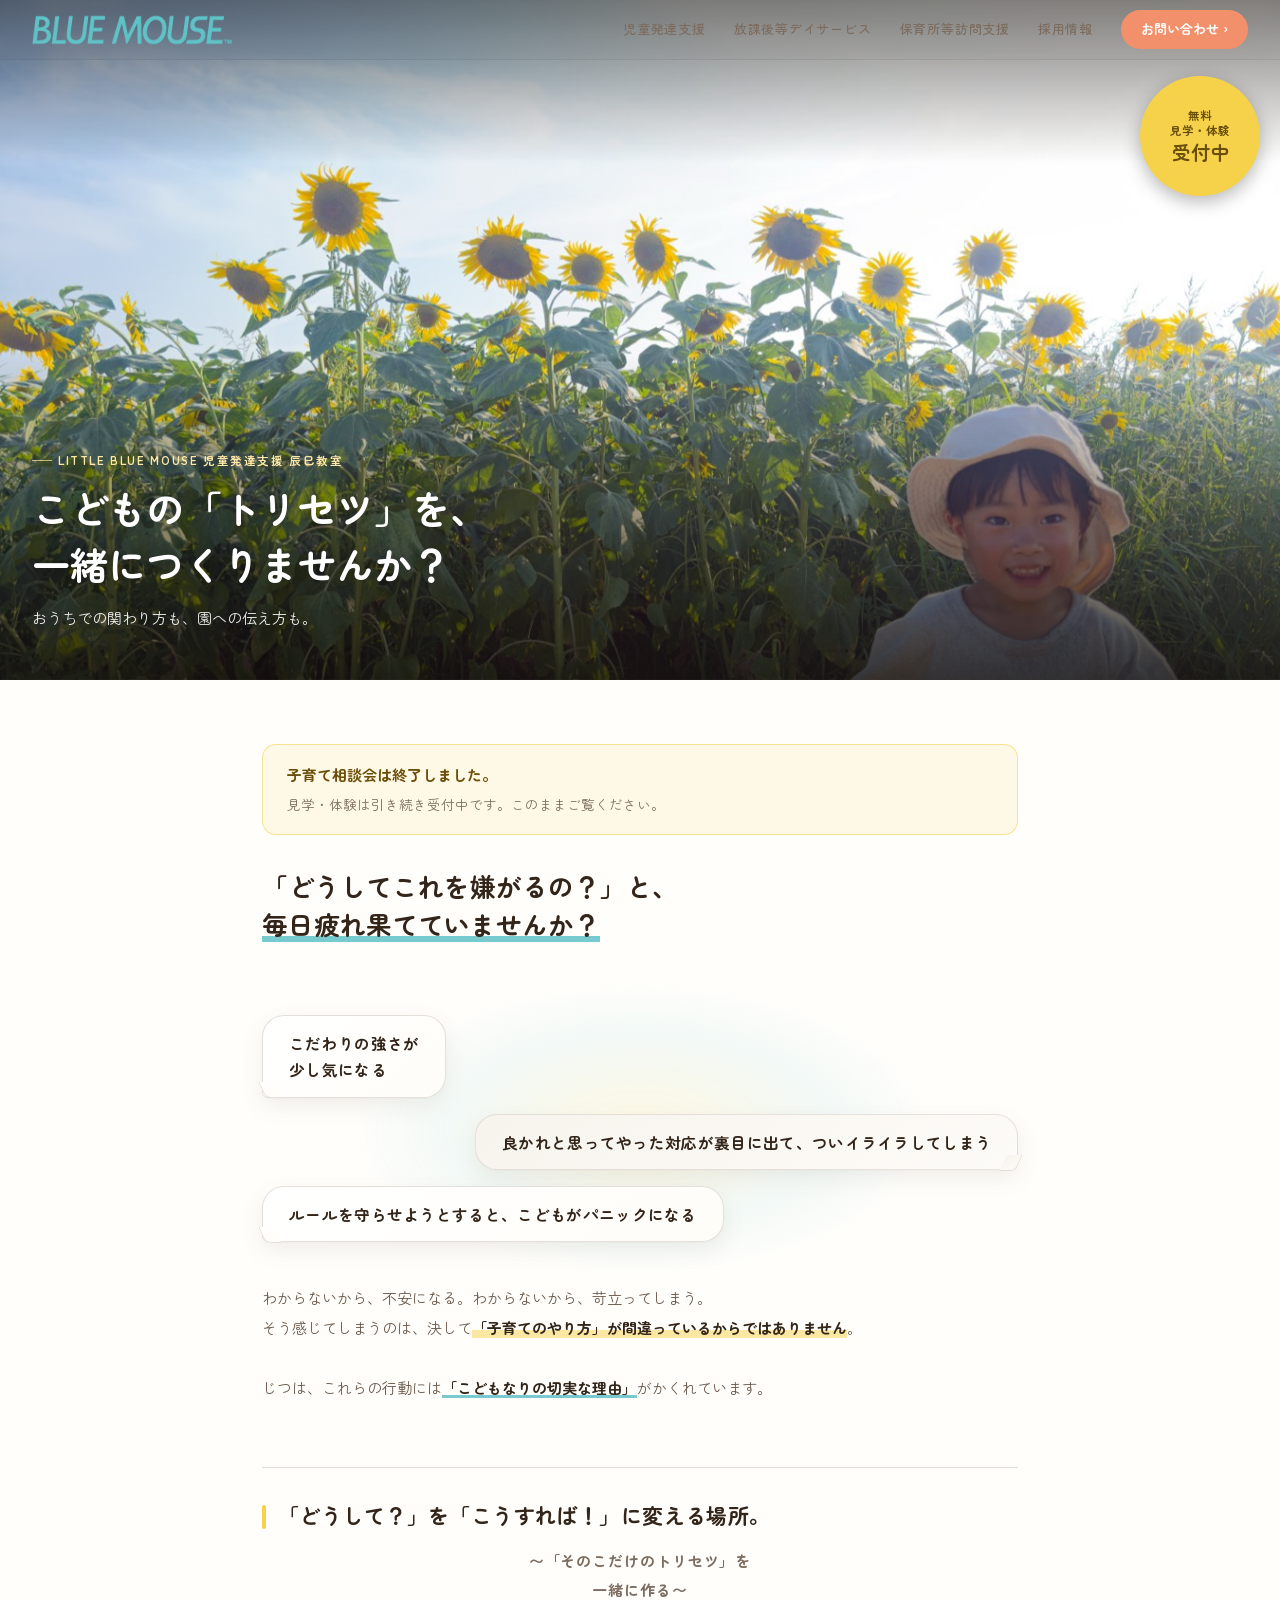
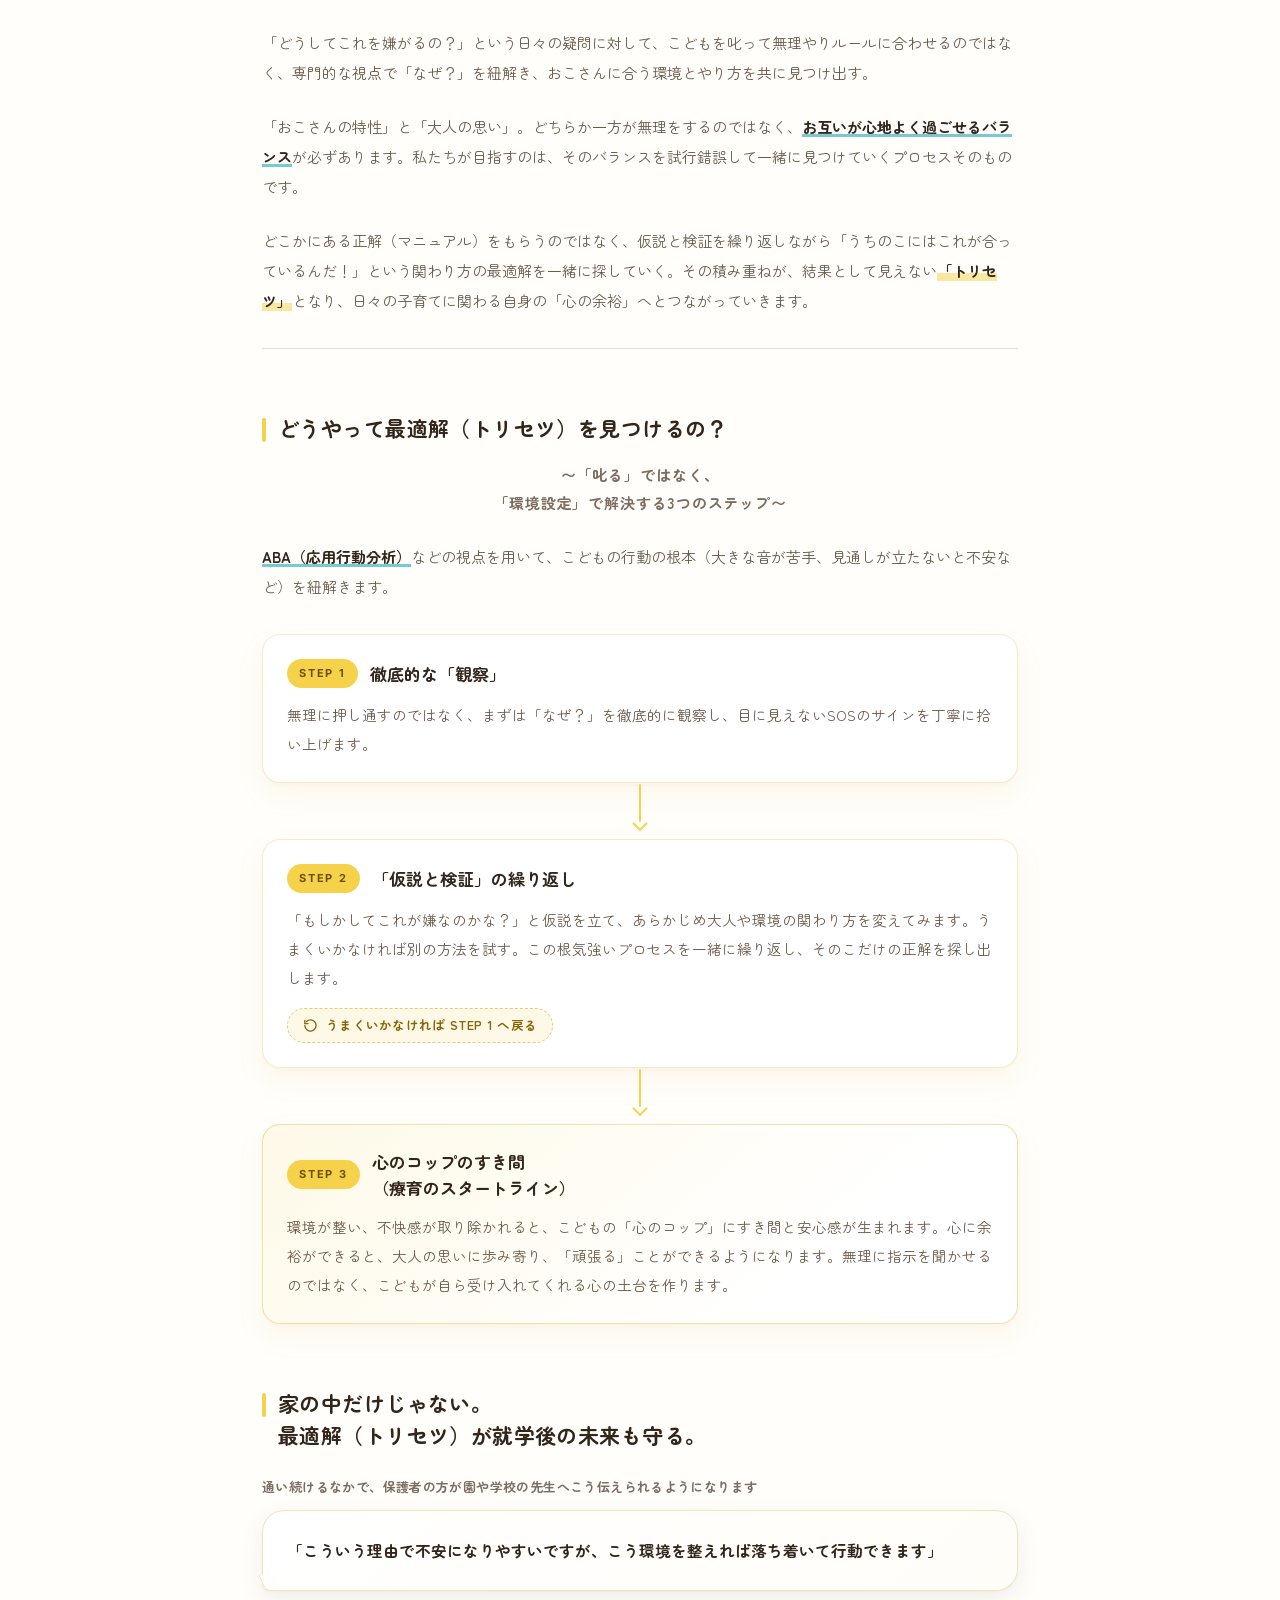
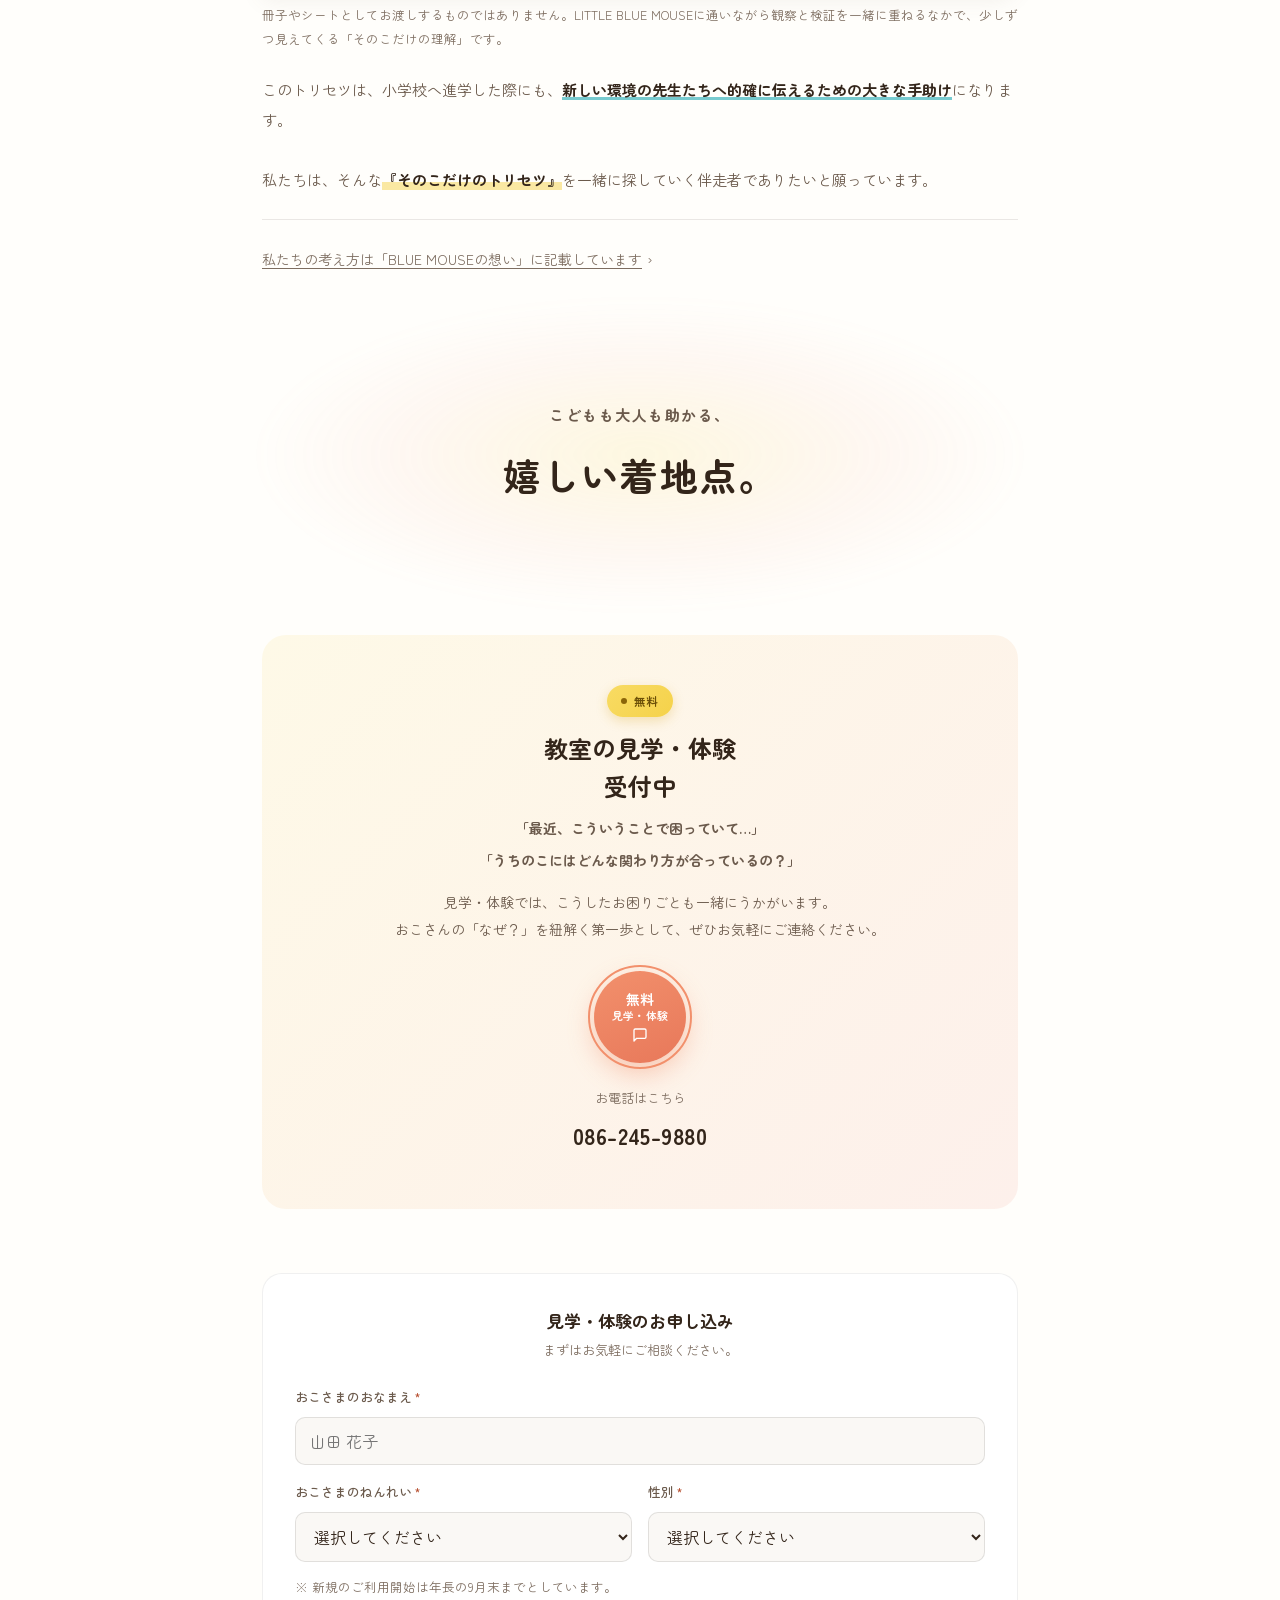
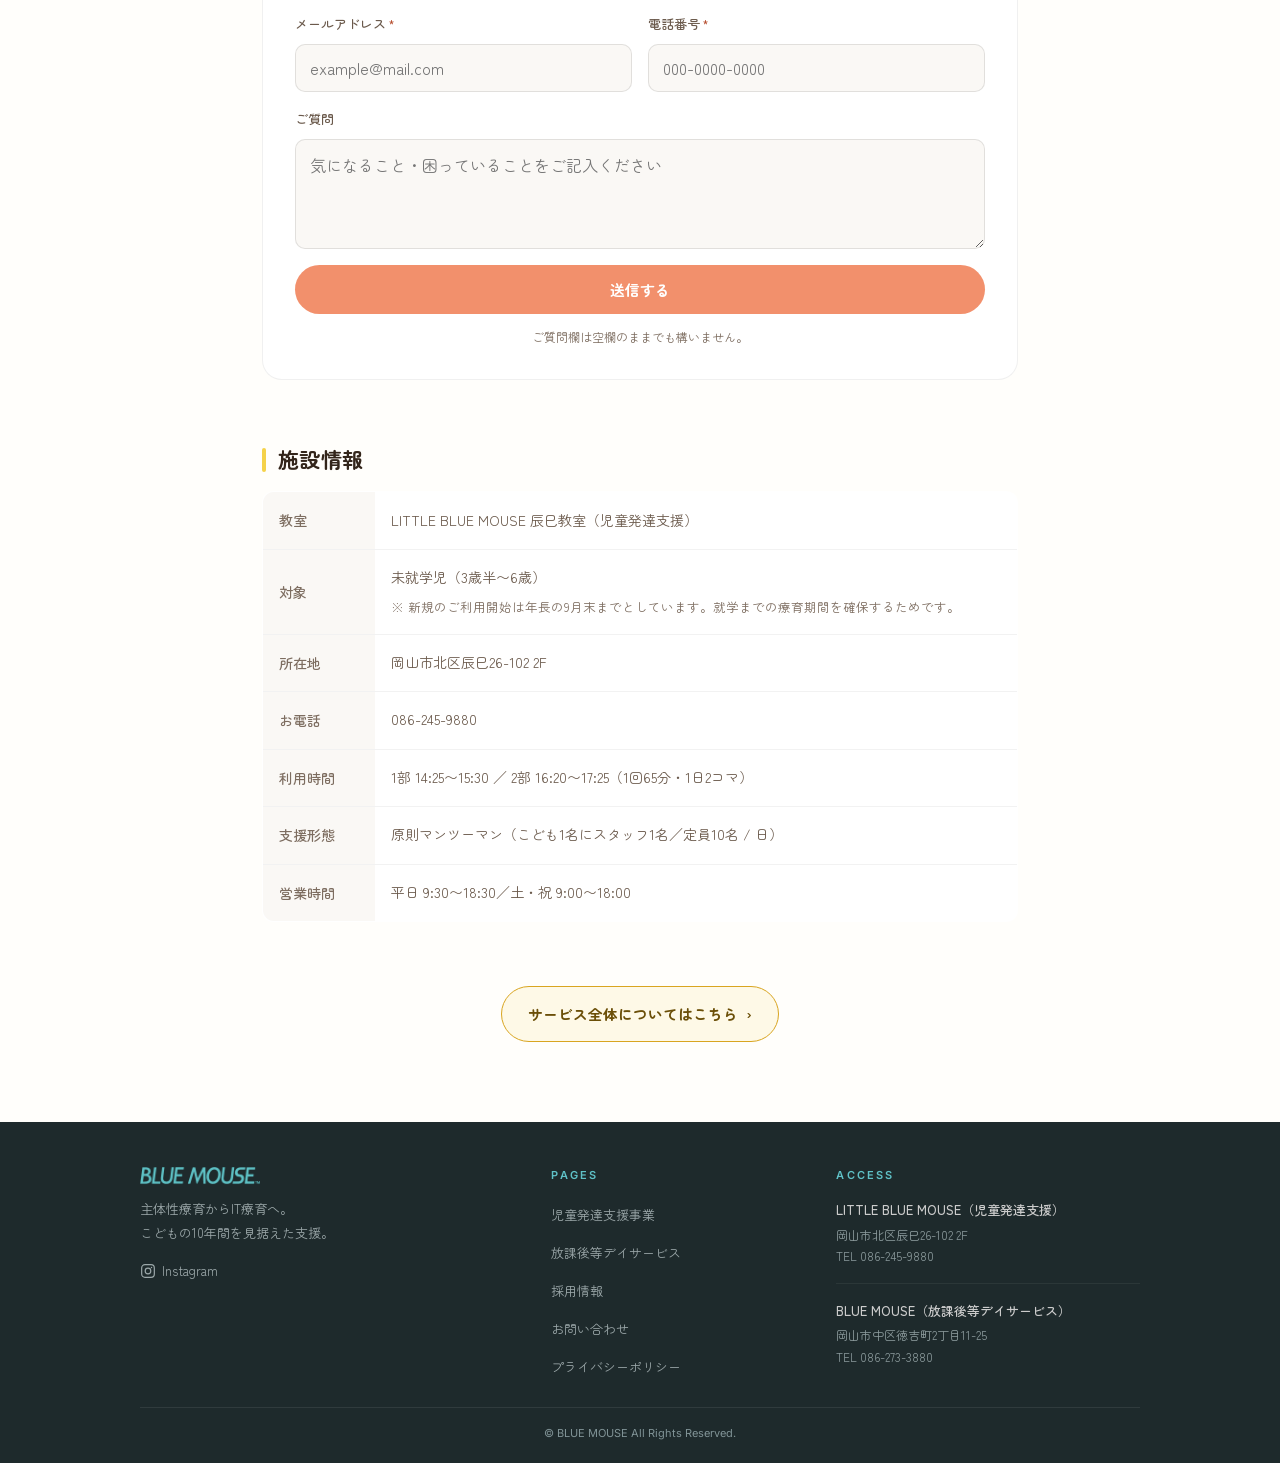
<file: flyer260805/index.html>
<!doctype html>
<html lang="ja">
<head>
  <meta charset="UTF-8" />
  <meta name="viewport" content="width=device-width, initial-scale=1.0" />

  <!-- Google tag (gtag.js) — GA4 プロパティ bluemouse.blue / 所有:584@bluemouse.blue -->
  <script async src="https://www.googletagmanager.com/gtag/js?id=G-3GLCNC8RL4"></script>
  <script>
    window.dataLayer = window.dataLayer || [];
    function gtag(){dataLayer.push(arguments);}
    // 本番ドメイン以外（localhost・GitHub Pages既定ドメイン・検証環境）からは計測しない。
    // 動作確認のたびにテスト送信が本番データへ混ざるのを防ぐ。
    // サブドメインも許可しているので、将来 www を使い始めても計測は止まらない
    if (!/(^|\.)bluemouse\.blue$/.test(location.hostname)) {
      window['ga-disable-G-3GLCNC8RL4'] = true;
    }
    // スタッフ端末の除外：一度 ?noga=1 付きでアクセスすると、その端末は以後カウントしない。
    // 事業所のIPフィルタだけでは、スタッフがスマホ回線で見た分が数字に混ざるため併用する。
    // 解除は ?noga=0。localStorageが使えない環境では素通りする（計測は通常どおり）
    try {
      var q = location.search;
      if (q.indexOf('noga=1') !== -1) localStorage.setItem('bm_noga', '1');
      if (q.indexOf('noga=0') !== -1) localStorage.removeItem('bm_noga');
      if (localStorage.getItem('bm_noga') === '1') window['ga-disable-G-3GLCNC8RL4'] = true;
    } catch (e) {}
    gtag('js', new Date());
    gtag('config', 'G-3GLCNC8RL4');

    // 広告の流入元を、ページ移動をまたいで保持する。
    // 広告は child.html に着地し、送信は contact.html で行われるため、
    // URLのパラメータだけでは送信時に失われてしまう。
    // 保存するのは広告の識別名のみ。個人情報は含まない。
    try {
      var bmq = new URLSearchParams(location.search);
      if (bmq.get('utm_source')) {
        sessionStorage.setItem('bm_utm', JSON.stringify({
          source: bmq.get('utm_source') || '',
          medium: bmq.get('utm_medium') || '',
          campaign: bmq.get('utm_campaign') || '',
          content: bmq.get('utm_content') || ''
        }));
      }
    } catch (e) {}

    // 電話クリックの計測。tel:リンクはサイト全体で31箇所あるため、個別のonclickではなく
    // documentへの委譲1つで受ける（リンクを追加しても改修が要らない）
    document.addEventListener('click', function (e) {
      var t = e.target;
      if (!t || typeof t.closest !== 'function') return;
      var a = t.closest('a[href^="tel:"]');
      if (!a || typeof gtag !== 'function') return;
      gtag('event', 'tel_click', {
        phone_number: a.getAttribute('href').replace('tel:', ''),
        page_location: location.href,
        page_title: document.title
      });
    });
  </script>
  <meta name="theme-color" content="#FFFEFB" />
  <title>「トリセツ」を一緒に｜LITTLE BLUE MOUSE 辰巳教室（岡山市北区）</title>
  <meta name="description" content="「どうしてこれを嫌がるの？」その行動には理由があります。岡山市北区辰巳の児童発達支援が『そのこだけのトリセツ』を一緒に探します。見学・体験を受付中です。" />
  <!-- チラシのQRから来た方だけが読むページ。検索結果には出さない。
       トップ・児発ページと同じ語で競合させないため、および
       どこからもリンクしていない状態と実態を一致させるため（2026-10-05 43さん判断）。
       noarchive はキャッシュ経由での露出も断つ -->
  <meta name="robots" content="noindex, follow, noarchive" />
  <link rel="canonical" href="https://bluemouse.blue/flyer260805/" />
  <meta property="og:type" content="website" />
  <meta property="og:url" content="https://bluemouse.blue/flyer260805/" />
  <meta property="og:title" content="こどもの「トリセツ」を一緒に｜LITTLE BLUE MOUSE 辰巳教室" />
  <meta property="og:description" content="「どうしてこれを嫌がるの？」その行動には理由があります。岡山市北区辰巳の児童発達支援が『そのこだけのトリセツ』を一緒に探します。見学・体験を受付中です。" />
  <meta property="og:image" content="https://bluemouse.blue/2.webp" />
  <meta property="og:site_name" content="BLUE MOUSE" />
  <meta property="og:locale" content="ja_JP" />
  <meta name="twitter:card" content="summary_large_image" />
  <meta name="twitter:title" content="こどもの「トリセツ」を一緒に｜LITTLE BLUE MOUSE 辰巳教室" />
  <meta name="twitter:description" content="「どうしてこれを嫌がるの？」その行動には理由があります。岡山市北区辰巳の児童発達支援が『そのこだけのトリセツ』を一緒に探します。見学・体験を受付中です。" />
  <meta name="twitter:image" content="https://bluemouse.blue/2.webp" />
  <link rel="preconnect" href="https://fonts.googleapis.com" />
  <link rel="preconnect" href="https://fonts.gstatic.com" crossorigin />
  <link href="https://fonts.googleapis.com/css2?family=Inter:wght@400;500;600;700&family=Zen+Kaku+Gothic+New:wght@300;400;500;700&family=Zen+Maru+Gothic:wght@400;500;700&display=swap" rel="stylesheet" />
  <style>
    *, *::before, *::after { box-sizing: border-box; margin: 0; padding: 0; }
    html { scroll-behavior: smooth; }
    body { font-family: "Zen Maru Gothic", sans-serif; background: #FFFEFB; color: #33251a; line-height: 1.75; -webkit-font-smoothing: antialiased; }
    a { text-decoration: none; color: inherit; }
    img { display: block; max-width: 100%; }
    /* 辰巳教室＝児童発達支援なので、テーマカラーは child.html と同じイエロー。
       濃いティール(#3a9095=放デイのカラー)は使わない。ティールはロゴと同じ #5fc1c7 のみで、
       白背景で2.1:1と薄いため文字色には使わずマーカーとして使う */
    :root { --coral:#f2906c; --coral-light:#fdf0eb; --coral-deep:#b85233; --teal:#5fc1c7; --teal-light:#e8f6f7;
      --yellow:#f5d24a; --yellow-dark:#d9a520; --yellow-light:#fef9e7; --yellow-ink:#6b4f08;
      --ink:#33251a; --green:#3a6b5e; --bg:#faf8f5;
      /* 補助文字用のグレー。白地4.9:1。これより薄い色は小さい文字に使わない */
      --muted:#7d6d60;
      /* 余白スケール（4px基準）。セクション間とカード内側はこの2つが唯一の基準値 */
      --sp-1:4px; --sp-2:8px; --sp-3:12px; --sp-4:16px; --sp-5:24px; --sp-6:32px; --sp-7:48px; --sp-8:64px;
      --gutter:32px;   /* 本文の左右余白 */
      /* イージングはこの2種類だけを使い回す */
      --ease-out:cubic-bezier(.22,1,.36,1); --ease-io:cubic-bezier(.65,0,.35,1);
      --section-gap:var(--sp-8); --card-pad:var(--sp-6); }

    /* Header */
    .header { position: fixed; top:0; left:0; right:0; z-index:100; display:flex; align-items:center; justify-content:space-between; padding:0 32px; height:60px; background: transparent; backdrop-filter:blur(12px); -webkit-backdrop-filter:blur(12px); border-bottom:1px solid rgba(0,0,0,.05); }
    .header__logo img { height:32px; width:auto; }
    .header__nav { display:flex; align-items:center; gap:28px; }
    .header__link { font-size:13px; font-weight:500; letter-spacing:.06em; color:#7d6d60; transition:color .2s; }
    .header__link:hover { color:var(--yellow-dark); }
    .header__cta { display:inline-flex; align-items:center; padding:8px 20px; background:var(--coral); color:#fff; font-size:13px; font-weight:600; border-radius:100px; transition:background .2s; cursor:pointer; }
    .header__cta:hover { background:#e87e59; }
    .header__cta-wrap { position:relative; }
    .header__cta-drop { display:none; position:absolute; top:100%; right:0; background:transparent; padding-top:10px; min-width:210px; z-index:200; flex-direction:column; gap:2px; }
    .header__cta-drop::before { content:''; position:absolute; top:10px; left:0; right:0; bottom:0; background:#fff; border-radius:14px; box-shadow:0 8px 32px rgba(0,0,0,.12); z-index:-1; }
    .header__cta-wrap:hover .header__cta-drop { display:flex; }
    .header__cta-drop a { padding:10px 14px; font-size:13px; font-weight:600; border-radius:8px; color:var(--ink); white-space:nowrap; transition:background .15s; }
    .header__cta-drop a:nth-child(1):hover { background:#e8f0ee; color:#3a6b5e; }
    .header__cta-drop a:nth-child(2):hover { background:#fef9e7; color:#6b4f08; }
    .header__cta-drop a:nth-child(3):hover { background:#e8f6f7; color:#2f767a; }
    /* 4つ目＝保育所等訪問支援。--yellow を持たないページがあるので直値で指定する */
    .header__cta-drop a:nth-child(4):hover { background:#f2ebe0; color:#8a6408; }
    .header__burger { display:none; flex-direction:column; gap:5px; background:none; border:none; cursor:pointer; padding:8px; }
    .header__burger span { display:block; width:20px; height:1.5px; background:var(--ink); border-radius:2px; transition:transform .3s, opacity .3s; }
    .header__burger.is-open span:nth-child(1) { transform:translateY(6.5px) rotate(45deg); }
    .header__burger.is-open span:nth-child(2) { opacity:0; }
    .header__burger.is-open span:nth-child(3) { transform:translateY(-6.5px) rotate(-45deg); }
    .mobile-nav { display:flex; position:fixed; top:60px; left:0; right:0; bottom:0; background:rgba(255,254,251,.98); backdrop-filter:blur(16px); z-index:200; flex-direction:column; align-items:center; justify-content:center; gap:24px; opacity:0; visibility:hidden; transform:translateY(-8px); pointer-events:none; transition:opacity .4s ease, transform .4s ease, visibility 0s linear .4s; }
    .mobile-nav.is-open { opacity:1; visibility:visible; transform:translateY(0); pointer-events:auto; transition:opacity .4s ease, transform .4s ease, visibility 0s linear 0s; }
    .mobile-nav a { font-size:17px; color:#8a7a6e; letter-spacing:.08em; }
    /* チラシのQRから来た方への冒頭のお知らせ。fade-in を付けないのは、
       いちばん先に読んでほしい内容で、スクロールを待たせたくないため */
    .lp-notice { background:#fef9e7; border:1px solid rgba(245,210,74,.55); border-radius:14px;
      padding:var(--sp-4) var(--sp-5); margin-bottom:var(--sp-6); }
    .lp-notice__main { font-size:15px; font-weight:700; color:#6b4f08; line-height:1.8; }
    .lp-notice__sub { font-size:13.5px; color:#7d6d60; line-height:1.9; margin-top:4px; }

    /* 期間限定の相談会LP。イエロー＝情報ラベル（コーラルはお問い合わせ＝行動色なので使わない）。
       放デイ・プライバシーのページには --yellow を持たせていないため、ここは直値で指定する */
    .mobile-nav a.mn-link--campaign { position:relative; display:inline-flex; align-items:center; color:#33251a; font-weight:600; }
    /* バッジは絶対配置で流れから外す。インラインだとバッジ幅ぶんラベルが右へ38.6pxずれ、
       他のメニュー項目（中心187.5px）と縦のラインが揃わないため */
    .mobile-nav a.mn-link--campaign .mn-badge {
      position:absolute; right:100%; margin-right:9px; top:50%; transform:translateY(-50%); }
    .mn-badge { font-size:10.5px; font-weight:700; letter-spacing:.06em; line-height:1.5;
      color:#6b4f08; background:#f5d24a; padding:3px 9px; border-radius:100px; white-space:nowrap; }
    .mn-insta { display:inline-flex; align-items:center; justify-content:center; width:44px; height:44px; border:1.5px solid rgba(0,0,0,.15); border-radius:12px; color:var(--ink); margin-top:8px; }
    .mn-insta:hover { border-color:var(--yellow-dark); color:var(--yellow-dark); }

    /* ===== Hero =====
       チラシから来た人がひと目で「あの紙と同じだ」と分かる必要があるので、
       他ページの分割ヒーローではなく写真いっぱいの形を保つ。
       ただしタグ／見出し／余白のスケールと動きは他ページと共通にする */
    .lp-hero { position:relative; width:100%; height:clamp(460px,78vh,680px); overflow:hidden; }
    .lp-hero__img { position:absolute; inset:0; width:100%; height:100%; object-fit:cover; object-position:center 40%; }
    .lp-hero::before { content:''; position:absolute; inset:0; z-index:1; pointer-events:none;
      background:linear-gradient(180deg, rgba(20,16,10,.55) 0%, rgba(20,16,10,0) 24%, rgba(20,16,10,0) 52%, rgba(20,16,10,.80) 100%); }
    .lp-hero__badge { position:absolute; top:76px; right:20px; z-index:3;
      width:clamp(92px,14vw,120px); height:clamp(92px,14vw,120px); border-radius:50%;
      background:var(--yellow); color:var(--yellow-ink); display:flex; flex-direction:column;
      align-items:center; justify-content:center; text-align:center; line-height:1.25;
      box-shadow:0 6px 18px rgba(0,0,0,.28); }
    .lp-hero__badge span { display:block; }
    .lp-hero__badge-l1, .lp-hero__badge-l2 { font-size:clamp(9.5px,1.7vw,11.5px); font-weight:700; }
    .lp-hero__badge-l3 { font-size:clamp(15px,2.8vw,19px); font-weight:700; margin-top:3px; }
    .lp-hero__content { position:absolute; left:0; bottom:0; z-index:2; padding:0 var(--gutter) var(--sp-7); max-width:620px; }
    .lp-hero__tag { display:inline-flex; align-items:center; gap:6px; font-size:11.5px; font-weight:600;
      letter-spacing:.14em; color:#ffe9a8; margin-bottom:10px; }
    .lp-hero__tag::before { content:''; width:20px; height:1px; background:#ffe9a8; opacity:.7; }
    .lp-hero__title { font-size:clamp(1.6rem,5vw,2.4rem); font-weight:700; line-height:1.45; color:#fff;
      text-shadow:0 2px 16px rgba(0,0,0,.35); margin-bottom:var(--sp-3); }
    .lp-hero__sub { font-size:15px; color:rgba(255,255,255,.92); line-height:1.9; }

    /* Content */
    .pg-content { max-width:820px; margin:0 auto; padding:var(--section-gap) var(--gutter) 80px; }

    /* 見出しの共通形（他ページと同じ：縦バー＋21px） */
    .pg-info__title { font-size:21px; font-weight:700; color:var(--ink); margin-bottom:var(--sp-4);
      display:flex; align-items:center; gap:var(--sp-3); letter-spacing:.02em; line-height:1.5; }
    .pg-info__title::before { content:''; width:4px; height:24px; background:var(--yellow); border-radius:2px; flex-shrink:0; }
    /* 2行以上に折り返す見出しでは、バーを中央ではなく1行目に合わせる */
    .pg-info__title--multi { align-items:flex-start; }
    .pg-info__title--multi::before { margin-top:5px; }
    /* セクションの主張を置く小見出し。見出しより控えめに */
    .pg-sub { font-size:15px; font-weight:600; color:#7d6d60; text-align:center;
      margin:var(--sp-4) 0 var(--sp-5); letter-spacing:.06em; line-height:1.9; }

    /* Intro */
    .pg-intro { margin-bottom:var(--section-gap); }
    .pg-intro__lead { font-size:clamp(1.2rem,2.2vw,1.6rem); font-weight:700; color:var(--ink); line-height:1.5; margin-bottom:var(--sp-4); }
    .pg-intro__lead em { font-style:normal; color:var(--ink); background:linear-gradient(transparent 84%, rgba(95,193,199,.85) 84%); }
    .pg-intro__body { font-size:15px; color:#6b5a4c; line-height:2; }

    /* Worry bubbles */
    .pg-worry { margin-bottom:var(--section-gap); }
    .pg-worry-cloud { position:relative; margin:var(--sp-5) 0 var(--sp-6); padding:var(--sp-2) 0; }
    .pg-worry-cloud::before { content:''; position:absolute; top:50%; left:50%; width:min(560px,92%); height:280px;
      transform:translate(-50%,-50%); border-radius:50%;
      background:radial-gradient(ellipse at center, rgba(245,210,74,.13) 0%, rgba(95,193,199,.08) 48%, rgba(255,255,255,0) 74%);
      filter:blur(6px); pointer-events:none; animation:worryAura 18s linear infinite; }
    .pg-worry-list { position:relative; list-style:none; display:flex; flex-direction:column; gap:16px; }
    .pg-worry-list li { align-self:flex-start; max-width:82%; }
    .pg-worry-list li:nth-child(even) { align-self:flex-end; }
    /* 「悩み」は装飾でありアクションではないので、コーラルを使わず中立の暖色グレーに */
    .pg-worry-bubble { position:relative; display:inline-block; padding:14px 26px; border-radius:22px 22px 22px 6px;
      background:linear-gradient(140deg, #fff 0%, #fffdf8 100%); border:1.5px solid rgba(120,102,82,.20);
      font-size:15.5px; font-weight:600; letter-spacing:.02em; color:var(--ink); line-height:1.7;
      box-shadow:0 8px 22px rgba(120,102,82,.10), 0 1px 2px rgba(0,0,0,.03); will-change:transform; }
    .pg-worry-list li:nth-child(even) .pg-worry-bubble { border-radius:22px 22px 6px 22px;
      background:linear-gradient(140deg, #f7f4ee 0%, #fdfbf7 100%); border-color:rgba(120,102,82,.16); }
    .pg-worry-bubble::after { content:''; position:absolute; bottom:-1.5px; left:-1.5px; width:16px; height:16px;
      background:inherit; border-left:1.5px solid rgba(120,102,82,.20); border-bottom:1.5px solid rgba(120,102,82,.20);
      border-radius:0 0 0 6px; transform:skewX(24deg); }
    .pg-worry-list li:nth-child(even) .pg-worry-bubble::after { left:auto; right:-1.5px; border-left:none;
      border-right:1.5px solid rgba(120,102,82,.16); border-bottom-color:rgba(120,102,82,.16);
      border-radius:0 0 6px 0; transform:skewX(-24deg); }
    /* 登場（stagger）は li、漂いは bubble に。漂いは読み込み時から止まらず動き続ける */
    .js-ready .pg-worry-list li { opacity:0; }
    .pg-worry.is-visible .pg-worry-list li { animation:worryRise .7s cubic-bezier(.22,1,.36,1) forwards; }
    .pg-worry.is-visible .pg-worry-list li:nth-child(1) { animation-delay:.05s; }
    .pg-worry.is-visible .pg-worry-list li:nth-child(2) { animation-delay:.22s; }
    .pg-worry.is-visible .pg-worry-list li:nth-child(3) { animation-delay:.39s; }
    @keyframes worryRise { from { opacity:0; transform:translateY(18px); } to { opacity:1; transform:translateY(0); } }
    .pg-worry-bubble { animation:worryDrift 9s linear infinite; }
    .pg-worry-list li:nth-child(1) .pg-worry-bubble { animation-duration:9s;  animation-delay:-0.0s; }
    .pg-worry-list li:nth-child(2) .pg-worry-bubble { animation-duration:11s; animation-delay:-2.4s; }
    .pg-worry-list li:nth-child(3) .pg-worry-bubble { animation-duration:8s;  animation-delay:-4.1s; }
    @keyframes worryDrift {
      0%   { transform:translate3d(0, 0, 0)       rotate(0deg); }
      20%  { transform:translate3d(5px, -6px, 0)  rotate(.8deg); }
      40%  { transform:translate3d(2px, -11px, 0) rotate(.2deg); }
      60%  { transform:translate3d(-4px, -8px, 0) rotate(-.7deg); }
      80%  { transform:translate3d(-5px, -3px, 0) rotate(-.4deg); }
      100% { transform:translate3d(0, 0, 0)       rotate(0deg); }
    }
    @keyframes worryAura {
      0%   { transform:translate(-50%,-50%) scale(1);    opacity:.85; }
      33%  { transform:translate(-52%,-52%) scale(1.07); opacity:1; }
      66%  { transform:translate(-48%,-49%) scale(1.03); opacity:.92; }
      100% { transform:translate(-50%,-50%) scale(1);    opacity:.85; }
    }
    .pg-worry__body { font-size:15px; color:#6b5a4c; line-height:2; }
    .pg-worry__body em { font-style:normal; font-weight:700; color:var(--ink); background:linear-gradient(transparent 86%, rgba(95,193,199,.85) 86%); }
    .pg-worry__body strong { font-weight:700; color:var(--ink); background:linear-gradient(transparent 62%, rgba(245,210,74,.5) 62%); }

    /* Stance */
    /* 塗りも囲いも持たせず、細い罫線2本だけで区切る（他ページと同じ） */
    .pg-stance { border-top:1px solid rgba(51,37,26,.14); border-bottom:1px solid rgba(51,37,26,.14);
      padding:var(--sp-6) 0; margin-bottom:var(--section-gap); }
    .pg-stance__body { font-size:15px; color:#6b5a4c; line-height:2; }
    .pg-stance__body + .pg-stance__body { margin-top:var(--sp-5); }
    .pg-stance__body em { font-style:normal; font-weight:700; color:var(--ink); background:linear-gradient(transparent 86%, rgba(95,193,199,.85) 86%); }
    .pg-stance__body strong { font-weight:700; color:var(--ink); background:linear-gradient(transparent 62%, rgba(245,210,74,.5) 62%); }

    /* ===== Flow chart（3つのステップ）=====
       手順そのものが主役なので、番号付きの箇条書きではなく
       「上から下へ流れて、STEP2で観察へ戻る」形を図として持たせる */
    .pg-flow { margin-bottom:var(--section-gap); }
    .pg-flow__intro { font-size:15px; color:#6b5a4c; line-height:2; margin-bottom:var(--sp-6); }
    .pg-flow__intro em { font-style:normal; font-weight:700; color:var(--ink); background:linear-gradient(transparent 86%, rgba(95,193,199,.85) 86%); }
    .pg-flow-list { display:flex; flex-direction:column; }
    .pg-flow-item { position:relative; background:#fff; border:1px solid rgba(217,165,32,.22); border-radius:18px;
      padding:var(--sp-5); box-shadow:0 2px 4px rgba(217,165,32,.05), 0 12px 28px rgba(217,165,32,.08); }
    /* 次のステップへ下りる導線。カード間に56pxの間を作り、そこへ線と矢じりを置く */
    .pg-flow-item + .pg-flow-item { margin-top:56px; }
    .pg-flow-item + .pg-flow-item::before { content:''; position:absolute; left:50%; top:-56px; width:2px; height:38px;
      background:var(--yellow); border-radius:2px; transform:translateX(-50%) scaleY(1); transform-origin:top center; }
    .pg-flow-item + .pg-flow-item::after { content:''; position:absolute; left:50%; top:-22px; width:11px; height:11px;
      border-right:2.5px solid var(--yellow); border-bottom:2.5px solid var(--yellow); border-radius:1px;
      transform:translateX(-50%) rotate(45deg); }
    .pg-flow-item__head { display:flex; align-items:center; gap:var(--sp-3); margin-bottom:var(--sp-3); flex-wrap:wrap; }
    .pg-flow-item__num { flex-shrink:0; font-family:"Inter",sans-serif; font-size:11px; font-weight:700; letter-spacing:.16em;
      color:var(--yellow-ink); background:var(--yellow); padding:5px 12px; border-radius:100px; }
    .pg-flow-item__head h3 { font-size:17px; font-weight:700; color:var(--ink); line-height:1.5; margin:0; }
    .pg-flow-item__body { font-size:14.5px; color:#6b5a4c; line-height:2; }
    /* STEP3は「療育のスタートラインに立てた」地点なので、ここだけ地を暖かくして到達を示す */
    .pg-flow-item--arrive { background:linear-gradient(140deg, var(--yellow-light) 0%, #fff 72%); border-color:rgba(217,165,32,.34); }
    /* STEP2の分岐：うまくいかなければ観察へ戻る、という繰り返しを図として出す */
    .pg-flow__loop { display:inline-flex; align-items:center; gap:8px; margin-top:var(--sp-4);
      padding:7px 15px; border-radius:100px; border:1.5px dashed rgba(217,165,32,.55);
      background:var(--yellow-light); font-size:12.5px; font-weight:700; color:#8a6408; letter-spacing:.02em;
      line-height:1.5; }
    .pg-flow__loop svg { width:15px; height:15px; flex-shrink:0; animation:loopSpin 5s var(--ease-io) infinite; }
    @keyframes loopSpin { 0%, 55% { transform:rotate(0); } 85%, 100% { transform:rotate(-360deg); } }

    /* Future */
    .pg-future { margin-bottom:var(--section-gap); }
    .pg-future__body { font-size:15px; color:#6b5a4c; line-height:2; }
    /* 想いページへの導線。ボタンにすると相談会CTAと競合するので、罫1本の控えめなリンクにする。
       タップ領域は44px確保する（見た目の文字位置は変えず、上下のpaddingで稼ぐ） */
    .pg-more-link { margin-top:var(--sp-5); padding-top:var(--sp-5); border-top:1px solid rgba(51,37,26,.10); }
    /* inline-flex にすると矢印が別のフレックス項目になり、折り返したとき文末から離れて
       右端に取り残される。矢印を文中に流したいので display:inline のままにし、
       タップ領域は行の高さ（14px × 1.9 × 2行 ≒ 53px）で確保する */
    .pg-more-link a { font-size:14px; line-height:1.9; color:var(--muted);
      text-decoration:underline; text-underline-offset:3px; transition:color .2s; }
    .pg-more-link a:hover { color:var(--ink); }
    /* transform はインライン要素に効かないので、矢印だけ inline-block にする */
    .pg-more-link__arrow { display:inline-block; font-style:normal; font-size:15px;
      margin-left:5px; transition:transform .2s; }
    .pg-more-link a:hover .pg-more-link__arrow { transform:translateX(3px); }
    .pg-future__body em { font-style:normal; font-weight:700; color:var(--ink); background:linear-gradient(transparent 86%, rgba(95,193,199,.85) 86%); }
    .pg-future__body strong { font-weight:700; color:var(--ink); background:linear-gradient(transparent 62%, rgba(245,210,74,.5) 62%); }
    /* 紙の取扱説明書を配るわけではないので、書類の体裁（囲み枠＋縦罫）にはしない。
       「保護者の方が言えるようになる言葉」なので、悩みバブルと同じ吹き出しの形で示す */
    .pg-torisetsu { margin:var(--sp-5) 0; }
    .pg-torisetsu__label { display:block; font-size:13px; font-weight:700; color:var(--muted);
      letter-spacing:.03em; line-height:1.8; margin-bottom:var(--sp-3); }
    .pg-torisetsu__say { position:relative; display:block; padding:var(--sp-5);
      border-radius:22px 22px 22px 6px;
      background:linear-gradient(140deg, #fff 0%, #fffdf8 100%);
      border:1.5px solid rgba(217,165,32,.30);
      box-shadow:0 8px 22px rgba(120,102,82,.10), 0 1px 2px rgba(0,0,0,.03);
      font-size:15.5px; font-weight:700; color:var(--ink); line-height:1.95; }
    .pg-torisetsu__say::after { content:''; position:absolute; bottom:-1.5px; left:-1.5px; width:16px; height:16px;
      background:inherit; border-left:1.5px solid rgba(217,165,32,.30); border-bottom:1.5px solid rgba(217,165,32,.30);
      border-radius:0 0 0 6px; transform:skewX(24deg); }
    /* 「その日に冊子をもらえる」という誤解が起きないよう、但し書きを本文と同じ強さで置く */
    .pg-torisetsu__note { display:block; margin-top:var(--sp-3); font-size:12.5px; color:var(--muted); line-height:1.95; }

    /* Quote（締めの一行） */
    .pg-quote { position:relative; text-align:center; padding:0; margin:calc(var(--section-gap) * 2) 0; }
    .pg-quote::before { content:''; position:absolute; left:50%; top:50%;
      width:min(760px,100%); height:300px; transform:translate(-50%,-50%); border-radius:50%;
      background:radial-gradient(ellipse at center, rgba(245,210,74,.15) 0%, rgba(242,144,108,.06) 46%, rgba(255,255,255,0) 73%);
      filter:blur(10px); pointer-events:none; animation:quoteAura 16s linear infinite; }
    .pg-quote__text { position:relative; font-size:clamp(1.7rem,3.9vw,2.35rem); font-weight:700; color:var(--ink);
      line-height:1.7; letter-spacing:.03em; word-break:keep-all; overflow-wrap:anywhere; }
    .pg-quote__lead { display:block; font-size:15px; font-weight:600; color:#6b5a4c; letter-spacing:.1em; margin-bottom:var(--sp-4); }
    .pg-quote__char { display:inline-block; white-space:pre; }
    @keyframes quoteAura {
      0%   { transform:translate(-50%,-50%) scale(1);    opacity:.85; }
      33%  { transform:translate(-51%,-52%) scale(1.06); opacity:1; }
      66%  { transform:translate(-49%,-49%) scale(.97);  opacity:.9; }
      100% { transform:translate(-50%,-50%) scale(1);    opacity:.85; }
    }

    /* Info table */
    .pg-info { margin-bottom:var(--section-gap); }
    .pg-table { width:100%; border-collapse:collapse; background:#fff; border-radius:12px; overflow:hidden; border:1px solid rgba(0,0,0,.06); }
    .pg-table th, .pg-table td { padding:var(--sp-4); text-align:left; border-bottom:1px solid rgba(0,0,0,.05); font-size:14px; }
    .pg-table th { background:var(--bg); color:#7d6d60; font-weight:500; width:8em; }
    .pg-table td { color:#6b5a4c; line-height:1.7; }
    .pg-table tr:last-child th, .pg-table tr:last-child td { border-bottom:none; }
    /* 制度上の対象と、新規受付の目安は別物なので行内で書き分ける。
       #8a7a6e は白地4.0:1で基準に届かないため、補助文でも #7d6d60（4.9:1）を使う */
    .pg-table__note { display:block; margin-top:6px; font-size:12.5px; color:#7d6d60; line-height:1.75; }
    /* フォームの入力欄に添える注記。色とサイズは上の表内注記に合わせる */
    .pg-field__note { display:block; margin-top:6px; font-size:12.5px; color:#7d6d60; line-height:1.75; }
    /* 電話番号のタップ領域を44pxへ。負のマージンで引き戻すため行の高さは変わらない */
    .pg-table a[href^="tel:"] { display:inline-block; padding:12px 8px; margin:-12px -8px; }

    /* CTA */
    .pg-cta { text-align:center; padding:var(--sp-7) var(--sp-6);
      background:linear-gradient(135deg, var(--yellow-light) 0%, var(--coral-light) 100%);
      border-radius:24px; margin-bottom:var(--section-gap); }
    .pg-cta__badge { display:inline-flex; align-items:center; gap:7px; margin-bottom:var(--sp-3);
      background:linear-gradient(135deg, #f8db63 0%, var(--yellow) 100%); color:var(--yellow-ink);
      font-size:11.5px; font-weight:700; letter-spacing:.06em; padding:6px 14px; border-radius:100px;
      box-shadow:0 4px 12px rgba(217,165,32,.28); }
    .pg-cta__dot { width:6px; height:6px; border-radius:50%; background:#8a6408; animation:ctaDot 2s ease-out infinite; }
    @keyframes ctaDot { 0% { box-shadow:0 0 0 0 rgba(138,100,8,.6); } 70% { box-shadow:0 0 0 8px rgba(138,100,8,0); } 100% { box-shadow:0 0 0 0 rgba(138,100,8,0); } }
    .pg-cta__title { font-size:clamp(1.2rem,2.2vw,1.5rem); font-weight:700; color:var(--ink); margin-bottom:var(--sp-3); line-height:1.55; }
    .pg-cta__voice { list-style:none; display:flex; flex-direction:column; gap:var(--sp-2); margin-bottom:var(--sp-4); }
    .pg-cta__voice li { font-size:14px; font-weight:600; color:#6b5a4c; }
    .pg-cta__sub { font-size:14px; color:#6b5a4c; line-height:1.95; margin-bottom:var(--sp-5);  text-wrap:balance;}
    .pg-cta__phone { margin-top:var(--sp-5); font-size:13px; color:var(--muted); }
    .pg-cta__phone strong { font-size:22px; font-weight:700; color:var(--ink); letter-spacing:.02em; }
    /* 発信リンクはインラインのままだとタップ領域が高さ18.5pxしかなく、
       WCAG 2.2 AAの最小24pxもAppleの推奨44pxも下回る。
       inline-block にして上下パディングで44pxを確保する（見た目の文字は変わらない） */
    .pg-cta__phone a { display:inline-block; padding:6px 10px; }

    /* ===== Form ===== */
    .pg-form { background:#fff; border:1px solid rgba(0,0,0,.06); border-radius:20px;
      padding:var(--sp-6); margin-bottom:var(--section-gap); }
    .pg-form__title { font-size:17px; font-weight:700; color:var(--ink); margin-bottom:var(--sp-1); text-align:center; }
    .pg-form__sub { font-size:13px; color:var(--muted); text-align:center; margin-bottom:var(--sp-5); }
    /* 設問は contact.html の児童発達支援フォームと同じ構成・同じ並びにする */
    .pg-form__grid { display:grid; grid-template-columns:1fr 1fr; gap:var(--sp-4); margin-bottom:var(--sp-4); }
    .pg-field { display:flex; flex-direction:column; gap:var(--sp-2); min-width:0; }
    .pg-field--full { grid-column:1 / -1; }
    .pg-label { font-size:13px; font-weight:500; color:#6b5a4c; }
    .pg-req { color:var(--coral-deep); margin-left:3px; font-size:11px; }
    .pg-input, .pg-select, .pg-textarea { width:100%; min-width:0; border:1.5px solid rgba(0,0,0,.1); border-radius:10px;
      padding:11px 14px; font-size:16px; font-family:inherit; background:var(--bg); color:var(--ink);
      outline:none; transition:border-color .2s, background .2s; }
    .pg-input:focus, .pg-select:focus, .pg-textarea:focus { border-color:var(--yellow-dark); background:#fff; }
    .pg-textarea { resize:vertical; min-height:110px; line-height:1.8; }
    .pg-error { display:none; font-size:12px; color:#c0392b; }
    .pg-error.is-show { display:block; }
    .pg-input.is-error, .pg-select.is-error, .pg-textarea.is-error { border-color:#c0392b; background:#fff8f8; }
    .pg-submit { display:block; width:100%; padding:14px; background:var(--coral); color:#fff; font-size:15px;
      font-weight:700; font-family:inherit; border:none; border-radius:100px; cursor:pointer;
      transition:transform .2s, box-shadow .2s, opacity .2s; margin-top:var(--sp-2); }
    .pg-submit:hover { transform:translateY(-2px); box-shadow:0 8px 24px rgba(242,144,108,.3); }
    .pg-submit:disabled { opacity:.6; cursor:default; transform:none; box-shadow:none; }
    .pg-submit-note { text-align:center; font-size:12px; color:var(--muted); margin-top:var(--sp-3); }
    .pg-thanks { display:none; text-align:center; padding:var(--sp-5) var(--sp-1); }
    .pg-thanks.is-show { display:block; }
    .pg-thanks__title { font-size:18px; font-weight:700; color:var(--ink); margin-bottom:var(--sp-2); }
    .pg-thanks__body { font-size:14px; color:#6b5a4c; line-height:1.9; }

    .pg-bottom { text-align:center; }
    /* サイト全体への導線。申し込みから離れる二次リンクなので、行動色のコーラルは使わず
       イエロー（＝このLPの情報色）のゴーストボタンにする。旧13pxテキストリンクは
       タップ領域21.5px・コントラスト4.09:1で、いずれも最低基準に届いていなかった */
    .pg-bottom a { display:inline-flex; align-items:center; justify-content:center; gap:8px;
      min-height:52px; padding:14px 26px; font-size:14.5px; font-weight:600;
      color:var(--yellow-ink); background:var(--yellow-light);
      border:1.5px solid var(--yellow-dark); border-radius:100px;
      transition:background .2s, border-color .2s; }
    .pg-bottom a:hover { background:#f9e9b8; }
    .pg-bottom__arrow { font-style:normal; transition:transform .2s var(--ease-out); }
    .pg-bottom a:hover .pg-bottom__arrow { transform:translateX(3px); }

    /* Footer */
    .footer { background:#1e2a2c; color:#aaa; padding:44px 32px 20px; }
    .footer__inner { max-width:1000px; margin:0 auto; display:grid; grid-template-columns:1.5fr 1fr 1.2fr; gap:32px; padding-bottom:28px; border-bottom:1px solid rgba(255,255,255,.08); }
    .footer__logo img { width:120px; margin-bottom:12px; }
    .footer__tagline { font-size:13px; color:#9ba7a9; line-height:1.9; }
    .footer__insta { display:inline-flex; align-items:center; gap:6px; margin-top:14px; font-size:13px; color:#9ba7a9; transition:color .2s; }
    .footer__insta:hover { color:var(--teal); }
    .footer__col-title { font-family:"Inter",sans-serif; font-size:11px; letter-spacing:.2em; text-transform:uppercase; color:var(--teal); margin-bottom:14px; font-weight:600; }
    .footer__nav { list-style:none; display:flex; flex-direction:column; gap:10px; }
    .footer__nav a { font-size:13px; color:#9ba7a9; transition:color .15s; }
    .footer__nav a:hover { color:var(--teal); }
    .footer__fac-name { font-size:13px; font-weight:500; color:#ccc; margin-bottom:2px; }
    .footer__fac-info { font-size:12px; color:#8d9c9e; line-height:1.8; }
    /* 番号をタップ領域44pxぶんのinline-blockにしつつ、同量の負のマージンで引き戻す。
       こうすると当たり判定だけが広がり、フッターの行間・高さは1pxも動かない。
       周囲に他のリンクがないので、はみ出した判定が競合することもない */
    .footer__fac-info a { display:inline-block; padding:12px 8px; margin:-12px -8px; }
    .footer__fac + .footer__fac { margin-top:16px; padding-top:16px; border-top:1px solid rgba(255,255,255,.06); }
    .footer__bottom { max-width:1000px; margin:0 auto; text-align:center; padding-top:16px; font-family:"Inter",sans-serif; font-size:11px; color:#809396; }

    /* =========================================================
       Motion（他ページと同じ設計）
       - イージングは2種類だけ（--ease-out=減速 / --ease-io=溜めて放つ）
       - 並んだ要素は必ず stagger で順に読ませる
       - 大胆に動かすのは ヒーロー / フロー図 / CTA の3箇所だけ
       ========================================================= */
    .js-ready .fade-in { opacity:0; transform:translateY(28px); transition:opacity .85s ease, transform .85s var(--ease-out); }
    .fade-in.is-visible { opacity:1; transform:none; }
    /* 個別アニメを持つ要素では fade-in は「発火のきっかけ」専用にして動きを二重化させない */
    .js-ready .pg-flow-item.fade-in { transition:none; }

    /* ---- ① ヒーロー（大胆）：写真が静かに寄り、文字が順に立ち上がる ---- */
    .js-ready .lp-hero__img { transform:scale(1.12); }
    .bm-ready .lp-hero__img { animation:heroSettle 2.2s var(--ease-out) .1s forwards; }
    @keyframes heroSettle { to { transform:scale(1); } }
    .js-ready .lp-hero__tag, .js-ready .lp-hero__title, .js-ready .lp-hero__sub,
    .js-ready .lp-hero__badge { opacity:0; transform:translateY(20px); }
    .js-ready .lp-hero__badge { transform:scale(.6) rotate(-14deg); }
    .bm-ready .lp-hero__tag   { animation:heroRise .85s var(--ease-out) .34s forwards; }
    .bm-ready .lp-hero__title { animation:heroRise .85s var(--ease-out) .44s forwards; }
    .bm-ready .lp-hero__sub   { animation:heroRise .85s var(--ease-out) .56s forwards; }
    .bm-ready .lp-hero__badge { animation:badgePop .8s cubic-bezier(.34,1.56,.64,1) .7s forwards; }
    @keyframes heroRise { to { opacity:1; transform:none; } }
    @keyframes badgePop { to { opacity:1; transform:scale(1) rotate(0); } }
    .js-ready .lp-hero__tag::before { transform:scaleX(0); transform-origin:left center; }
    .bm-ready .lp-hero__tag::before { animation:tagLine .7s var(--ease-io) .5s forwards; }
    @keyframes tagLine { to { transform:scaleX(1); } }

    /* ---- ② 見出しの共通シグネチャ：縦バーが引かれてから文字が寄る ---- */
    .js-ready .pg-info__title::before { transform:scaleY(0); transform-origin:top center; }
    .js-ready .pg-info__title { opacity:0; transform:translateX(-8px); }
    .is-visible .pg-info__title { animation:titleIn .6s var(--ease-out) .1s forwards; }
    .is-visible .pg-info__title::before { animation:barDraw .5s var(--ease-io) forwards; }
    @keyframes titleIn { to { opacity:1; transform:none; } }
    @keyframes barDraw { to { transform:scaleY(1); } }

    /* ---- ③ フロー図（大胆）：STEPラベルが弾み、線が上から下へ引かれて次のカードへ渡す ---- */
    .js-ready .pg-flow-item__num { opacity:0; transform:scale(.4) rotate(-10deg); }
    .js-ready .pg-flow-item__head h3, .js-ready .pg-flow-item__body, .js-ready .pg-flow__loop { opacity:0; transform:translateY(14px); }
    .js-ready .pg-flow-item { opacity:0; transform:translateY(20px); }
    .pg-flow-item.is-visible { animation:softRise .75s var(--ease-out) forwards; }
    .pg-flow-item.is-visible .pg-flow-item__num { animation:numPop .7s cubic-bezier(.34,1.56,.64,1) .12s forwards; }
    .pg-flow-item.is-visible .pg-flow-item__head h3 { animation:softRise .65s var(--ease-out) .22s forwards; }
    .pg-flow-item.is-visible .pg-flow-item__body  { animation:softRise .65s var(--ease-out) .30s forwards; }
    .pg-flow-item.is-visible .pg-flow__loop       { animation:softRise .65s var(--ease-out) .44s forwards; }
    @keyframes numPop   { to { opacity:1; transform:scale(1) rotate(0); } }
    @keyframes softRise { to { opacity:1; transform:none; } }
    /* 導線は「そのカードが現れる直前」に引き終わるよう、カード自身の is-visible で動かす */
    .js-ready .pg-flow-item + .pg-flow-item::before { transform:translateX(-50%) scaleY(0); }
    .js-ready .pg-flow-item + .pg-flow-item::after  { opacity:0; }
    .pg-flow-item.is-visible + .pg-flow-item::before,
    .pg-flow-item + .pg-flow-item.is-visible::before { animation:lineDraw .55s var(--ease-io) forwards; }
    .pg-flow-item + .pg-flow-item.is-visible::after  { animation:arrowIn .4s var(--ease-out) .5s forwards; }
    @keyframes lineDraw { to { transform:translateX(-50%) scaleY(1); } }
    @keyframes arrowIn  { to { opacity:1; } }

    /* ---- ④ トリセツの実例：見出し→吹き出し→但し書きの順に静かに現れる ---- */
    .js-ready .pg-torisetsu.fade-in { transition:none; }
    .js-ready .pg-torisetsu__label,
    .js-ready .pg-torisetsu__say,
    .js-ready .pg-torisetsu__note { opacity:0; transform:translateY(12px); }
    .pg-torisetsu.is-visible .pg-torisetsu__label { animation:softRise .65s var(--ease-out) .05s forwards; }
    .pg-torisetsu.is-visible .pg-torisetsu__say   { animation:softRise .70s var(--ease-out) .18s forwards; }
    .pg-torisetsu.is-visible .pg-torisetsu__note  { animation:softRise .65s var(--ease-out) .34s forwards; }

    /* ---- ⑤ 締めの一行：1文字ずつピントが合うように現れる ---- */
    .js-ready .pg-quote__lead { opacity:0; transform:translateY(10px); }
    .is-visible .pg-quote__lead { animation:softRise .9s var(--ease-out) .2s forwards; }
    /* 1文字ずつ包めた場合のみ隠す（JSが動かなければ通常表示のまま） */
    .js-ready .pg-quote__char { opacity:0; filter:blur(8px); transform:translateY(14px); }
    .is-visible .pg-quote__char { animation:focusIn 1.2s var(--ease-out) forwards; }
    @keyframes focusIn { to { opacity:1; filter:blur(0); transform:none; } }

    /* ---- ⑥ 概要テーブル：行が順に現れる ---- */
    .js-ready .pg-table tr { opacity:0; transform:translateY(8px); }
    .is-visible .pg-table tr { animation:softRise .5s var(--ease-out) forwards; }
    .is-visible .pg-table tr:nth-child(1) { animation-delay:.10s; }
    .is-visible .pg-table tr:nth-child(2) { animation-delay:.16s; }
    .is-visible .pg-table tr:nth-child(3) { animation-delay:.22s; }
    .is-visible .pg-table tr:nth-child(4) { animation-delay:.28s; }
    .is-visible .pg-table tr:nth-child(5) { animation-delay:.34s; }

    /* ---- ⑦ CTA（大胆）：わずかに迫り出して“目的地”を主張する ---- */
    .js-ready .pg-cta.fade-in { transform:translateY(28px) scale(.96); }
    .pg-cta.fade-in.is-visible { transition:opacity .8s ease, transform .9s var(--ease-out); transform:none; }

    /* ---- ⑧ マーカー：文字が着地してから、少し遅れて線を引く ---- */
    .pg-intro__lead em, .pg-worry__body em, .pg-worry__body strong,
    .pg-stance__body em, .pg-stance__body strong,
    .pg-flow__intro em, .pg-future__body em, .pg-future__body strong {
      background-repeat:no-repeat;
      -webkit-box-decoration-break:clone; box-decoration-break:clone;
    }
    .js-ready .pg-intro__lead em, .js-ready .pg-worry__body em, .js-ready .pg-worry__body strong,
    .js-ready .pg-stance__body em, .js-ready .pg-stance__body strong,
    .js-ready .pg-flow__intro em, .js-ready .pg-future__body em, .js-ready .pg-future__body strong {
      background-size:0 100%;
      /* --ease-out は序盤で一気に伸びる曲線で「速い」と感じるため、ペンで引くような等速寄りに。
         遅延はショートハンドに含める（別指定すると shorthand に 0s へ戻される） */
      transition:background-size 1.5s cubic-bezier(.45,.25,.4,1) 1.15s;
    }
    /* .pg-worry__body / .pg-future__body は自前の fade-in を持つので「自分自身が is-visible」で発火させる。
       祖先で発火させると、はるか上のバブル群が見えた時点で線が引き終わってしまう */
    .js-ready .pg-worry__body.is-visible em, .js-ready .pg-worry__body.is-visible strong,
    .js-ready .pg-future__body.is-visible em, .js-ready .pg-future__body.is-visible strong,
    .js-ready .pg-flow__intro.is-visible em,
    .is-visible .pg-intro__lead em,
    .is-visible .pg-stance__body em, .is-visible .pg-stance__body strong {
      background-size:100% 100%;
    }
    /* 同じ段落内で em → strong の順に引かれるよう、strong だけ少し後ろにずらす */
    .js-ready .pg-worry__body strong, .js-ready .pg-stance__body strong, .js-ready .pg-future__body strong { transition-delay:1.7s; }

    /* ---- 動きを減らす設定では、すべて静止した完成形で見せる ---- */
    @media (prefers-reduced-motion:reduce) {
      .js-ready .fade-in, .js-ready .lp-hero__tag, .js-ready .lp-hero__title, .js-ready .lp-hero__sub,
      .js-ready .lp-hero__badge, .js-ready .pg-info__title,
      .js-ready .pg-flow-item, .js-ready .pg-flow-item__num, .js-ready .pg-flow-item__head h3,
      .js-ready .pg-flow-item__body, .js-ready .pg-flow__loop,
      .js-ready .pg-quote__lead, .js-ready .pg-quote__char, .js-ready .pg-table tr, .js-ready .pg-cta.fade-in,
      .js-ready .pg-worry-list li {
        opacity:1 !important; transform:none !important; filter:none !important;
      }
      .js-ready .lp-hero__img { transform:none !important; }
      .js-ready .pg-info__title::before, .js-ready .lp-hero__tag::before,
      .js-ready .pg-flow-item + .pg-flow-item::before { transform:none !important; }
      .js-ready .pg-torisetsu__label, .js-ready .pg-torisetsu__say, .js-ready .pg-torisetsu__note {
        opacity:1 !important; transform:none !important; }
      .js-ready .pg-flow-item + .pg-flow-item::after { opacity:1 !important; }
      .js-ready .pg-intro__lead em, .js-ready .pg-worry__body em, .js-ready .pg-worry__body strong,
      .js-ready .pg-stance__body em, .js-ready .pg-stance__body strong,
      .js-ready .pg-flow__intro em, .js-ready .pg-future__body em, .js-ready .pg-future__body strong {
        background-size:100% 100% !important; transition:none !important;
      }
      .lp-hero__img, .pg-worry-bubble, .pg-worry-cloud::before, .pg-quote::before,
      .pg-flow__loop svg, .pg-cta__dot, .pg-worry.is-visible .pg-worry-list li,
      .is-visible .pg-info__title, .is-visible .pg-info__title::before,
      .pg-flow-item.is-visible, .pg-flow-item.is-visible .pg-flow-item__num,
      .pg-flow-item.is-visible .pg-flow-item__head h3, .pg-flow-item.is-visible .pg-flow-item__body,
      .pg-flow-item.is-visible .pg-flow__loop,
      .pg-flow-item.is-visible + .pg-flow-item::before, .pg-flow-item + .pg-flow-item.is-visible::before,
      .pg-flow-item + .pg-flow-item.is-visible::after,
      .pg-torisetsu.is-visible .pg-torisetsu__label, .pg-torisetsu.is-visible .pg-torisetsu__say,
      .pg-torisetsu.is-visible .pg-torisetsu__note,
      .is-visible .pg-quote__lead, .is-visible .pg-quote__char,
      .is-visible .pg-table tr { animation:none !important; }
    }

    @media (max-width:780px) {
      .header { padding:0 16px; height:56px; }
      .header__nav { display:none; }
      .header__burger { display:flex; }
      .mobile-nav { top:56px; }
      :root { --section-gap:var(--sp-7); --card-pad:var(--sp-5); --gutter:20px; }
      .lp-hero { height:clamp(420px,68vh,560px); }
      .lp-hero__content { padding:0 var(--gutter) var(--sp-6); }
      .lp-hero__title { font-size:clamp(1.5rem,6.4vw,2rem); }
      .pg-content { padding:var(--section-gap) var(--gutter) 60px; }
      .pg-worry-list li { max-width:92%; }
      .pg-worry-bubble { padding:12px 20px; font-size:14.5px; }
      .pg-flow-item { padding:var(--sp-5) var(--sp-4); }
      .pg-flow-item + .pg-flow-item { margin-top:48px; }
      .pg-flow-item + .pg-flow-item::before { top:-48px; height:32px; }
      .pg-flow-item + .pg-flow-item::after { top:-20px; }
      .pg-form { padding:var(--sp-5) var(--sp-4); }
      .pg-form__grid { grid-template-columns:1fr; }
      .footer { padding:32px 16px 16px; }
      .footer__inner { grid-template-columns:1fr; gap:20px; }
    }

    /* ===== PC専用の調整。781px以上でのみ適用され、スマホ表示には一切影響しない ===== */
    @media (min-width: 781px) {
      /* ヘッダーのナビは何文字でも折り返させない */
      .header__link, .header__cta { white-space: nowrap; }
    }
    @media (min-width: 781px) and (max-width: 1024px) {
      /* 狭いPC・タブレット横ではヘッダーの間隔を詰めて1行を保証する */
      .header { padding: 0 20px; }
      .header__nav { gap: 18px; }
    }
  </style>
</head>
<body>

<!-- ===== Loading ===== -->
<style>
  .bm-loading, .bm-loading body { overflow: hidden; }
  .bm-loader {
    position: fixed; inset: 0; z-index: 9999;
    display: flex; align-items: center; justify-content: center;
    background: #FFFEFB;
    transition: opacity .8s cubic-bezier(.22,1,.36,1), visibility .8s;
  }
  .bm-loader.is-done { opacity: 0; visibility: hidden; }
  .bm-loader__inner { display: flex; flex-direction: column; align-items: center; gap: 20px; }
  .bm-loader__logo {
    width: min(220px, 54vw); height: auto;
    opacity: 0; transform: translateY(8px) scale(.97); filter: blur(7px);
    animation: bmLogoIn 1.15s cubic-bezier(.22,1,.36,1) .08s forwards;
  }
  .bm-loader__rule {
    position: relative; width: min(220px, 54vw); height: 1px;
    background: rgba(51,37,26,.09); overflow: hidden;
  }
  .bm-loader__rule::after {
    content: ''; position: absolute; inset: 0;
    background: linear-gradient(90deg, #f5d24a 0%, #f2906c 50%, #5fc1c7 100%);
    transform: scaleX(0); transform-origin: left center;
    animation: bmRuleIn 1.25s cubic-bezier(.65,0,.35,1) .3s forwards;
  }
  @keyframes bmLogoIn { to { opacity: 1; transform: none; filter: blur(0); } }
  @keyframes bmRuleIn { to { transform: scaleX(1); } }
  @media (prefers-reduced-motion: reduce) {
    .bm-loader__logo, .bm-loader__rule::after { animation: none; opacity: 1; transform: none; filter: none; }
  }
</style>
<div class="bm-loader" id="bmLoader" aria-hidden="true">
  <div class="bm-loader__inner">
    <img src="../logo.png" alt="" class="bm-loader__logo" />
    <span class="bm-loader__rule"></span>
  </div>
</div>
<script>
(function () {
  var el = document.getElementById('bmLoader');
  if (!el) return;
  var root = document.documentElement;
  var reduce = window.matchMedia && window.matchMedia('(prefers-reduced-motion: reduce)').matches;

  // サイト内リンクでの遷移・ブラウザの戻る/進むでは出さない。
  // 直接訪問・外部からの流入・リロードなど「読み込み」のときは初回に限らず毎回出す。
  var navType = '';
  try {
    var navEntry = performance.getEntriesByType && performance.getEntriesByType('navigation')[0];
    if (navEntry) navType = navEntry.type;
  } catch (e) {}
  var fromSameSite = false;
  try {
    fromSameSite = !!document.referrer && new URL(document.referrer).origin === location.origin;
  } catch (e) {}
  var isInternalNav = (fromSameSite && navType !== 'reload') || navType === 'back_forward';

  if (reduce || isInternalNav) {
    if (el.parentNode) el.parentNode.removeChild(el);
    root.classList.add('bm-ready'); // ローダーを出さない場合はすぐヒーローを動かす
    return;
  }
  root.classList.add('bm-loading');

  var removed = false;
  function done() {
    if (removed) return;
    removed = true;
    el.classList.add('is-done');
    root.classList.remove('bm-loading');
    // 幕が引ききる前にヒーローを動かし始め、ローダーから流れるように繋ぐ
    setTimeout(function () { root.classList.add('bm-ready'); }, 350);
    setTimeout(function () { if (el.parentNode) el.parentNode.removeChild(el); }, 900);
  }
  var start = Date.now(), MIN = 1500;
  function finish() { setTimeout(done, Math.max(0, MIN - (Date.now() - start))); }
  if (document.readyState === 'complete') finish();
  else window.addEventListener('load', finish);
  setTimeout(done, 4500); // 画像等が失敗しても必ず解除する保険
})();
</script>

<header class="header">
  <a href="/" class="header__logo"><img src="../logo.png" alt="BLUE MOUSE" /></a>
  <nav class="header__nav">
    <a href="../child.html" class="header__link">児童発達支援</a>
    <a href="../afterschool.html" class="header__link">放課後等デイサービス</a>
    <a href="../visit.html" class="header__link">保育所等訪問支援</a>
    <a href="../recruit.html" class="header__link">採用情報</a>
    <div class="header__cta-wrap">
      <span class="header__cta">お問い合わせ ›</span>
      <div class="header__cta-drop">
        <a href="../contact.html">お問い合わせ</a>
        <a href="../contact.html?type=child">児童発達支援 体験</a>
        <a href="../contact.html?type=afterschool">放課後等デイサービス 体験</a>
        <a href="../contact.html?type=visit">保育所等訪問支援 相談</a>
      </div>
    </div>
  </nav>
  <button class="header__burger" id="burger" aria-label="メニュー"><span></span><span></span><span></span></button>
</header>
<nav class="mobile-nav" id="mobile-nav">
  <a href="/" class="mn-link">Front</a>
  <a href="../philosophy.html" class="mn-link">BLUE MOUSEの想い</a>
  <a href="../child.html" class="mn-link">児童発達支援</a>
  <a href="../afterschool.html" class="mn-link">放課後等デイサービス</a>
  <a href="../visit.html" class="mn-link">保育所等訪問支援</a>
  <a href="../recruit.html" class="mn-link">採用情報</a>
  <a href="../contact.html" class="mn-link" style="color:var(--coral); font-weight:600;">お問い合わせ</a>
  <a class="mn-insta" href="https://www.instagram.com/blue_mouse_okayama/" target="_blank" rel="noopener" aria-label="Instagram">
    <svg width="20" height="20" viewBox="0 0 24 24" fill="none" stroke="currentColor" stroke-width="1.8"><rect x="2.5" y="2.5" width="19" height="19" rx="5"/><circle cx="12" cy="12" r="4.2"/><circle cx="17.3" cy="6.7" r="1.1" fill="currentColor" stroke="none"/></svg>
  </a>
</nav>

<!-- ===== Hero ===== -->
<section class="lp-hero">
  <img src="./hero_sunflower.jpg" alt="ひまわり畑を笑顔で走るこども｜岡山市北区辰巳の児童発達支援 LITTLE BLUE MOUSE 辰巳教室" class="lp-hero__img" />
  <div class="lp-hero__badge">
    <span class="lp-hero__badge-l1">無料</span>
    <span class="lp-hero__badge-l2">見学・体験</span>
    <span class="lp-hero__badge-l3">受付中</span>
  </div>
  <div class="lp-hero__content">
    <p class="lp-hero__tag">LITTLE BLUE MOUSE 児童発達支援 辰巳教室</p>
    <h1 class="lp-hero__title">こどもの「トリセツ」を、<br>一緒につくりませんか？</h1>
    <p class="lp-hero__sub">おうちでの関わり方も、園への伝え方も。</p>
  </div>
</section>

<!-- ===== Content ===== -->
<div class="pg-content">

  <!-- 8/5配布のチラシは「子育て相談会」で集客したため、QRから来た方は相談会を期待して開く。
       期待とのズレを冒頭で正す。イエロー＝情報ラベル（コーラルは行動色なので使わない） -->
  <div class="lp-notice">
    <p class="lp-notice__main">子育て相談会は終了しました。</p>
    <p class="lp-notice__sub">見学・体験は引き続き受付中です。このままご覧ください。</p>
  </div>

  <div class="pg-intro fade-in">
    <p class="pg-intro__lead">「どうしてこれを嫌がるの？」と、<br><em>毎日疲れ果てていませんか？</em></p>
  </div>

  <div class="pg-worry fade-in">
    <div class="pg-worry-cloud">
      <ul class="pg-worry-list">
        <li><span class="pg-worry-bubble">こだわりの強さが<br>少し気になる</span></li>
        <li><span class="pg-worry-bubble">良かれと思ってやった対応が裏目に出て、ついイライラしてしまう</span></li>
        <li><span class="pg-worry-bubble">ルールを守らせようとすると、こどもがパニックになる</span></li>
      </ul>
    </div>
    <p class="pg-worry__body fade-in">
      わからないから、不安になる。わからないから、苛立ってしまう。<br>
      そう感じてしまうのは、決して<strong>「子育てのやり方」が間違っているからではありません</strong>。<br><br>
      じつは、これらの行動には<em>「こどもなりの切実な理由」</em>がかくれています。
    </p>
  </div>

  <div class="pg-stance fade-in" id="stance">
    <h2 class="pg-info__title pg-info__title--multi">「どうして？」を「こうすれば！」に変える場所。</h2>
    <p class="pg-sub">〜「そのこだけのトリセツ」を<br>一緒に作る〜</p>
    <p class="pg-stance__body">
      「どうしてこれを嫌がるの？」という日々の疑問に対して、こどもを叱って無理やりルールに合わせるのではなく、専門的な視点で「なぜ？」を紐解き、おこさんに合う環境とやり方を共に見つけ出す。
    </p>
    <p class="pg-stance__body">
      「おこさんの特性」と「大人の思い」。どちらか一方が無理をするのではなく、<em>お互いが心地よく過ごせるバランス</em>が必ずあります。私たちが目指すのは、そのバランスを試行錯誤して一緒に見つけていくプロセスそのものです。
    </p>
    <p class="pg-stance__body">
      どこかにある正解（マニュアル）をもらうのではなく、仮説と検証を繰り返しながら「うちのこにはこれが合っているんだ！」という関わり方の最適解を一緒に探していく。その積み重ねが、結果として見えない<strong>「トリセツ」</strong>となり、日々の子育てに関わる自身の「心の余裕」へとつながっていきます。
    </p>
  </div>

  <div class="pg-flow fade-in" id="flow">
    <h2 class="pg-info__title pg-info__title--multi">どうやって最適解（トリセツ）を見つけるの？</h2>
    <p class="pg-sub">〜「叱る」ではなく、<br>「環境設定」で解決する3つのステップ〜</p>
    <p class="pg-flow__intro fade-in">
      <em>ABA（応用行動分析）</em>などの視点を用いて、こどもの行動の根本（大きな音が苦手、見通しが立たないと不安など）を紐解きます。
    </p>
    <div class="pg-flow-list">

      <div class="pg-flow-item fade-in">
        <div class="pg-flow-item__head">
          <span class="pg-flow-item__num">STEP 1</span>
          <h3>徹底的な「観察」</h3>
        </div>
        <p class="pg-flow-item__body">無理に押し通すのではなく、まずは「なぜ？」を徹底的に観察し、目に見えないSOSのサインを丁寧に拾い上げます。</p>
      </div>

      <div class="pg-flow-item fade-in">
        <div class="pg-flow-item__head">
          <span class="pg-flow-item__num">STEP 2</span>
          <h3>「仮説と検証」の繰り返し</h3>
        </div>
        <p class="pg-flow-item__body">「もしかしてこれが嫌なのかな？」と仮説を立て、あらかじめ大人や環境の関わり方を変えてみます。うまくいかなければ別の方法を試す。この根気強いプロセスを一緒に繰り返し、そのこだけの正解を探し出します。</p>
        <span class="pg-flow__loop">
          <svg viewBox="0 0 24 24" fill="none" stroke="currentColor" stroke-width="2.2" stroke-linecap="round" stroke-linejoin="round" aria-hidden="true"><path d="M3 12a9 9 0 1 0 2.6-6.4"/><path d="M3 4v5h5"/></svg>
          うまくいかなければ STEP 1 へ戻る
        </span>
      </div>

      <div class="pg-flow-item pg-flow-item--arrive fade-in">
        <div class="pg-flow-item__head">
          <span class="pg-flow-item__num">STEP 3</span>
          <h3>心のコップのすき間<br>（療育のスタートライン）</h3>
        </div>
        <p class="pg-flow-item__body">環境が整い、不快感が取り除かれると、こどもの「心のコップ」にすき間と安心感が生まれます。心に余裕ができると、大人の思いに歩み寄り、「頑張る」ことができるようになります。無理に指示を聞かせるのではなく、こどもが自ら受け入れてくれる心の土台を作ります。</p>
      </div>

    </div>
  </div>

  <div class="pg-future fade-in" id="future">
    <h2 class="pg-info__title pg-info__title--multi">家の中だけじゃない。<br>最適解（トリセツ）が就学後の未来も守る。</h2>
    <div class="pg-torisetsu fade-in">
      <span class="pg-torisetsu__label">通い続けるなかで、保護者の方が園や学校の先生へこう伝えられるようになります</span>
      <p class="pg-torisetsu__say">「こういう理由で不安になりやすいですが、こう環境を整えれば落ち着いて行動できます」</p>
      <span class="pg-torisetsu__note">冊子やシートとしてお渡しするものではありません。LITTLE BLUE MOUSEに通いながら観察と検証を一緒に重ねるなかで、少しずつ見えてくる「そのこだけの理解」です。</span>
    </div>
    <p class="pg-future__body fade-in">
      このトリセツは、小学校へ進学した際にも、<em>新しい環境の先生たちへ的確に伝えるための大きな手助け</em>になります。<br><br>
      私たちは、そんな<strong>『そのこだけのトリセツ』</strong>を一緒に探していく伴走者でありたいと願っています。
    </p>
    <!-- このLPはトリセツの説明で完結しており、主体性療育にも10年ロードマップにも触れていない。
         もう少し知りたい人だけが進めるよう、派手なCTAではなく淡々としたテキストリンクで置く -->
    <p class="pg-more-link fade-in">
      <a href="/philosophy.html">私たちの考え方は「BLUE MOUSEの想い」に記載しています<i class="pg-more-link__arrow">›</i></a>
    </p>
  </div>

  <div class="pg-quote fade-in" data-reveal="late">
    <p class="pg-quote__text"><span class="pg-quote__lead">こどもも大人も助かる、</span><span class="pg-quote__main">嬉しい着地点。</span></p>
  </div>

  <div class="pg-cta fade-in" id="soudan">
    <span class="pg-cta__badge"><i class="pg-cta__dot"></i>無料</span>
    <h2 class="pg-cta__title">教室の見学・体験<br>受付中</h2>
    <ul class="pg-cta__voice">
      <li>「最近、こういうことで困っていて…」</li>
      <li>「うちのこにはどんな関わり方が合っているの？」</li>
    </ul>
    <p class="pg-cta__sub">見学・体験では、こうしたお困りごとも一緒にうかがいます。<br>おこさんの「なぜ？」を紐解く第一歩として、ぜひお気軽にご連絡ください。</p>
    <div class="cta-dock" id="ctaDock"></div>
    <p class="pg-cta__phone">お電話はこちら<br><strong><a href="tel:0862459880">086-245-9880</a></strong></p>
  </div>

  <div class="pg-form fade-in" id="form">
    <p class="pg-form__title">見学・体験のお申し込み</p>
    <p class="pg-form__sub">まずはお気軽にご相談ください。</p>

    <form id="tatsumi-form" novalidate>
      <div class="pg-form__grid">
        <div class="pg-field pg-field--full">
          <label class="pg-label" for="t-child-name">おこさまのおなまえ<span class="pg-req">*</span></label>
          <input class="pg-input" id="t-child-name" name="child_name" type="text" placeholder="山田 花子" />
          <span class="pg-error" id="terr-child-name">おこさまのお名前を入力してください。</span>
        </div>
        <div class="pg-field">
          <label class="pg-label" for="t-age">おこさまのねんれい<span class="pg-req">*</span></label>
          <select class="pg-select" id="t-age" name="child_age">
            <option value="">選択してください</option>
            <option value="3歳半">3歳半</option>
            <option value="4歳">4歳</option>
            <option value="4歳半">4歳半</option>
            <option value="5歳">5歳</option>
            <option value="5歳半">5歳半</option>
            <option value="6歳">6歳</option>
          </select>
          <span class="pg-field__note">※ 新規のご利用開始は年長の9月末までとしています。</span>
          <span class="pg-error" id="terr-age">年齢を選択してください。</span>
        </div>
        <div class="pg-field">
          <label class="pg-label" for="t-gender">性別<span class="pg-req">*</span></label>
          <select class="pg-select" id="t-gender" name="gender">
            <option value="">選択してください</option>
            <option value="男のこ">男のこ</option>
            <option value="女のこ">女のこ</option>
          </select>
          <span class="pg-error" id="terr-gender">性別を選択してください。</span>
        </div>
        <div class="pg-field">
          <label class="pg-label" for="t-email">メールアドレス<span class="pg-req">*</span></label>
          <input class="pg-input" id="t-email" name="email" type="email" placeholder="example@mail.com" autocomplete="email" />
          <span class="pg-error" id="terr-email">有効なメールアドレスを入力してください。</span>
        </div>
        <div class="pg-field">
          <label class="pg-label" for="t-tel">電話番号<span class="pg-req">*</span></label>
          <input class="pg-input" id="t-tel" name="phone" type="tel" placeholder="000-0000-0000" autocomplete="tel" />
          <span class="pg-error" id="terr-tel">電話番号を入力してください。</span>
        </div>
        <div class="pg-field pg-field--full">
          <label class="pg-label" for="t-message">ご質問</label>
          <textarea class="pg-textarea" id="t-message" name="message" placeholder="気になること・困っていることをご記入ください"></textarea>
        </div>
      </div>


      <button class="pg-submit" id="t-submit-btn" type="submit">送信する</button>
      <p class="pg-submit-note">ご質問欄は空欄のままでも構いません。</p>
    </form>

    <div class="pg-thanks" id="t-thanks">
      <p class="pg-thanks__title">ありがとうございます。</p>
      <p class="pg-thanks__body">内容を確認のうえ、通常2〜3営業日以内に<br>担当者よりご連絡いたします。</p>
    </div>
  </div>

  <div class="pg-info fade-in" id="overview">
    <h2 class="pg-info__title">施設情報</h2>
    <table class="pg-table">
      <tr><th>教室</th><td>LITTLE BLUE MOUSE 辰巳教室（児童発達支援）</td></tr>
      <tr><th>対象</th><td>未就学児（3歳半〜6歳）<span class="pg-table__note">※ 新規のご利用開始は年長の9月末までとしています。就学までの療育期間を確保するためです。</span></td></tr>
      <tr><th>所在地</th><td>岡山市北区辰巳26-102 2F</td></tr>
      <tr><th>お電話</th><td><a href="tel:0862459880">086-245-9880</a></td></tr>
      <tr><th>利用時間</th><td>1部 14:25〜15:30 ／ 2部 16:20〜17:25（1回65分・1日2コマ）</td></tr>
        <tr><th>支援形態</th><td>原則マンツーマン（こども1名にスタッフ1名／定員10名 / 日）</td></tr>
        <tr><th>営業時間</th><td>平日 9:30〜18:30／土・祝 9:00〜18:00</td></tr>
    </table>
  </div>

  <div class="pg-bottom fade-in">
    <a href="/">サービス全体についてはこちら<i class="pg-bottom__arrow">›</i></a>
  </div>

</div>

<footer class="footer">
  <div class="footer__inner">
    <div>
      <a href="/" class="footer__logo"><img src="../logo.png" alt="BLUE MOUSE" /></a>
      <p class="footer__tagline">主体性療育からIT療育へ。<br>こどもの10年間を見据えた支援。</p>
      <a class="footer__insta" href="https://www.instagram.com/blue_mouse_okayama/" target="_blank" rel="noopener">
        <svg width="16" height="16" viewBox="0 0 24 24" fill="none" stroke="currentColor" stroke-width="1.8"><rect x="2.5" y="2.5" width="19" height="19" rx="5"/><circle cx="12" cy="12" r="4.2"/><circle cx="17.3" cy="6.7" r="1.1" fill="currentColor" stroke="none"/></svg>
        Instagram
      </a>
    </div>
    <div>
      <p class="footer__col-title">Pages</p>
      <ul class="footer__nav">
        <li><a href="../child.html">児童発達支援事業</a></li>
        <li><a href="../afterschool.html">放課後等デイサービス</a></li>
        <li><a href="../recruit.html">採用情報</a></li>
        <li><a href="../contact.html">お問い合わせ</a></li>
        <li><a href="../privacy.html">プライバシーポリシー</a></li>
      </ul>
    </div>
    <div>
      <p class="footer__col-title">Access</p>
      <div class="footer__fac">
        <p class="footer__fac-name">LITTLE BLUE MOUSE（児童発達支援）</p>
        <p class="footer__fac-info">岡山市北区辰巳26-102 2F<br>TEL <a href="tel:0862459880">086-245-9880</a></p>
      </div>
      <div class="footer__fac">
        <p class="footer__fac-name">BLUE MOUSE（放課後等デイサービス）</p>
        <p class="footer__fac-info">岡山市中区徳吉町2丁目11-25<br>TEL <a href="tel:0862733880">086-273-3880</a></p>
      </div>
    </div>
  </div>
  <p class="footer__bottom">© BLUE MOUSE All Rights Reserved.</p>
</footer>

<script>
(function () {
  var burger = document.getElementById('burger');
  var mobileNav = document.getElementById('mobile-nav');
  burger.addEventListener('click', function () { burger.classList.toggle('is-open'); mobileNav.classList.toggle('is-open'); });
  document.querySelectorAll('.mn-link').forEach(function (a) { a.addEventListener('click', function () { burger.classList.remove('is-open'); mobileNav.classList.remove('is-open'); }); });
  document.documentElement.classList.add('js-ready');

  // 締めの一行を1文字ずつに分解する（失敗しても元の文字列がそのまま残る）
  (function () {
    var main = document.querySelector('.pg-quote__main');
    if (!main || !main.textContent) return;
    var chars = Array.prototype.slice.call(main.textContent);
    var frag = document.createDocumentFragment();
    chars.forEach(function (ch, i) {
      var sp = document.createElement('span');
      sp.className = 'pg-quote__char';
      sp.textContent = ch;
      // 前置きが出たあとから、1文字ずつ間を置いて焦点を結ばせる
      sp.style.animationDelay = (0.6 + i * 0.11).toFixed(3) + 's';
      frag.appendChild(sp);
    });
    main.textContent = '';
    main.appendChild(frag);
  })();

  var els = Array.prototype.slice.call(document.querySelectorAll('.fade-in'));
  function reveal(el) { el.classList.add('is-visible'); }

  // 発火線＝画面下端から22%上。要素が「読む位置」に入ってから動き出すので、
  // スクロールしてきた人の視界の中でアニメーションが起きる。
  // data-reveal="late" の要素は画面中央まで来てから発火させる（見落とさせたくない一行用）
  var LINE = 0.78, LINE_LATE = 0.55;
  function lineOf(el) { return el.getAttribute('data-reveal') === 'late' ? LINE_LATE : LINE; }

  if (!('IntersectionObserver' in window)) {
    els.forEach(reveal);
  } else {
    function onIntersect(entries, observer) {
      entries.forEach(function (e) {
        if (e.isIntersecting) { reveal(e.target); observer.unobserve(e.target); }
      });
    }
    var obs = new IntersectionObserver(onIntersect, { threshold: 0, rootMargin: '0px 0px -22% 0px' });
    var obsLate = new IntersectionObserver(onIntersect, { threshold: 0, rootMargin: '0px 0px -45% 0px' });
    els.forEach(function (el) {
      (el.getAttribute('data-reveal') === 'late' ? obsLate : obs).observe(el);
    });

    // 保険：IOが発火しない状況（裏タブでの読み込み等）でも本文が消えたままにならないよう、
    // スクロール/リサイズで同じ判定を回す。全部出たら自分でリスナーを外す
    var ticking = false;
    function sweep() {
      var pending = 0;
      for (var i = 0; i < els.length; i++) {
        var el = els[i];
        if (el.classList.contains('is-visible')) continue;
        if (el.getBoundingClientRect().top < window.innerHeight * lineOf(el)) reveal(el);
        else pending++;
      }
      if (!pending) {
        window.removeEventListener('scroll', onScroll);
        window.removeEventListener('resize', onScroll);
      }
    }
    function onScroll() {
      if (ticking) return;
      ticking = true;
      requestAnimationFrame(function () { ticking = false; sweep(); });
    }
    window.addEventListener('scroll', onScroll, { passive: true });
    window.addEventListener('resize', onScroll);
    sweep();
  }
})();
</script>

<style>
  @keyframes ctaPulse {
    0%   { transform: scale(.92); opacity: .55; }
    100% { transform: scale(1.28); opacity: 0; }
  }
  .floating-cta {
    position: fixed;
    bottom: 24px;
    right: 24px;
    z-index: 150;
    display: flex;
    flex-direction: column;
    align-items: center;
    justify-content: center;
    gap: 2px;
    width: 92px;
    height: 92px;
    border-radius: 50%;
    background: linear-gradient(155deg, var(--coral), #e8785a);
    color: #fff;
    font-family: "Zen Maru Gothic", "Zen Kaku Gothic New", sans-serif;
    text-align: center;
    text-decoration: none;
    box-shadow: 0 10px 26px rgba(242,144,108,.45);
    transition: transform .25s cubic-bezier(.34,1.56,.64,1), box-shadow .25s, opacity .5s ease;
  }
  .cta-dock {
    display: flex;
    justify-content: center;
    align-items: center;
    min-height: 92px;
    margin: 28px 0 4px;
  }
  .floating-cta.is-docked {
    /* static にすると ::before のパルス輪の包含ブロックが祖先まで抜け、
       ページ全体を覆う巨大な楕円として描画されてしまう。
       relative なら配置は静的のまま、輪の基準はボタン自身に留まる */
    position: relative;
    bottom: auto;
    right: auto;
    margin: 0 auto;
  }
  .floating-cta::before {
    content: '';
    position: absolute;
    inset: -6px;
    border-radius: 50%;
    border: 2px solid var(--coral);
    animation: ctaPulse 2.4s ease-out infinite;
    pointer-events: none;
  }
  .floating-cta__icon { width: 16px; height: 16px; margin-top: 3px; }
  .floating-cta__main { font-size: 14px; font-weight: 700; letter-spacing: .03em; line-height: 1.15; }
  .floating-cta__sub { font-size: 11px; font-weight: 600; letter-spacing: .01em; opacity: .95; line-height: 1.2; }
  .floating-cta:hover { transform: translateY(-4px) scale(1.06); box-shadow: 0 14px 34px rgba(242,144,108,.55); }
  @media (max-width: 780px) {
    .floating-cta { bottom: 16px; right: 16px; width: 78px; height: 78px; }
    .floating-cta__icon { width: 13px; height: 13px; }
    .floating-cta__main { font-size: 12px; }
    .floating-cta__sub { font-size: 9.5px; }
    .cta-dock { min-height: 78px; }
  }
  @media (prefers-reduced-motion: reduce) {
    .floating-cta::before { animation: none; }
  }
</style>
<a href="#form" class="floating-cta">
  <span class="floating-cta__main">無料</span>
  <span class="floating-cta__sub">見学・体験</span>
  <svg class="floating-cta__icon" viewBox="0 0 24 24" fill="none" stroke="currentColor" stroke-width="2" stroke-linecap="round" stroke-linejoin="round"><path d="M21 15a2 2 0 0 1-2 2H7l-4 4V5a2 2 0 0 1 2-2h14a2 2 0 0 1 2 2z"/></svg>
</a>
<script>
(function () {
  var btn = document.querySelector('.floating-cta');
  var dock = document.getElementById('ctaDock');
  if (!btn || !dock || !window.IntersectionObserver) return;

  var anchor = document.createComment('floating-cta-anchor');
  btn.parentNode.insertBefore(anchor, btn);

  var docked = false;
  var busy = false;
  var pending = null;

  function move(intoDock) {
    if (busy) { pending = intoDock; return; }
    busy = true;

    var startRect = btn.getBoundingClientRect();

    if (intoDock) {
      dock.appendChild(btn);
      btn.classList.add('is-docked');
    } else {
      anchor.parentNode.insertBefore(btn, anchor);
      btn.classList.remove('is-docked');
    }

    var endRect = btn.getBoundingClientRect();
    var dx = startRect.left - endRect.left;
    var dy = startRect.top - endRect.top;

    btn.style.transition = 'none';
    btn.style.transform = 'translate(' + dx + 'px, ' + dy + 'px)';
    btn.offsetHeight; /* force reflow */

    requestAnimationFrame(function () {
      btn.style.transition = 'transform 1.3s cubic-bezier(.22,1,.36,1)';
      btn.style.transform = '';
      setTimeout(function () {
        btn.style.transition = '';
        busy = false;
        if (pending !== null) {
          var next = pending;
          pending = null;
          move(next);
        }
      }, 1320);
    });
  }

  var io = new IntersectionObserver(function (entries) {
    entries.forEach(function (entry) {
      if (entry.isIntersecting && !docked) {
        docked = true;
        move(true);
      } else if (!entry.isIntersecting && docked) {
        // 相談会セクションより下にはフォーム・施設情報が続く。
        // 通り過ぎたあとも浮かせると、入力欄の上に丸ボタンが重なってしまう。
        // 上へ戻ってドックが画面より下にある時（top >= 0）だけ浮かせ直す
        if (entry.boundingClientRect.top >= 0) {
          docked = false;
          move(false);
        }
      }
    });
  }, { threshold: 0.5 });

  // 読み込んだ時点ですでに相談会より下にいる場合（丸ボタンから #form へ飛んだ直後、
  // その位置でのリロード等）も浮かせない。アニメーションなしで最初からCTA内に収める
  if (dock.getBoundingClientRect().bottom < 0) {
    docked = true;
    dock.appendChild(btn);
    btn.classList.add('is-docked');
  }

  io.observe(dock);
})();
</script>

<script>
(function () {
  // 流入元は、着地したページで sessionStorage に保存された値から読む。
  // このLPは全ページのメニューからも開けるため、自分のURLだけを見ていると
  // 広告で来た人の流入元を取りこぼす（utm_content も拾えない）
  function trafficSource() {
    try {
      var raw = sessionStorage.getItem('bm_utm');
      if (!raw) return 'なし（広告以外）';
      var u = JSON.parse(raw);
      var parts = [u.source, u.medium, u.campaign, u.content].filter(function (v) { return v; });
      return parts.length ? parts.join(' / ') : 'なし（広告以外）';
    } catch (e) { return 'なし（広告以外）'; }
  }

  function showError(el, errId) { if (el) el.classList.add('is-error'); var e = document.getElementById(errId); if (e) e.classList.add('is-show'); }
  function clearError(el, errId) { if (el) el.classList.remove('is-error'); var e = document.getElementById(errId); if (e) e.classList.remove('is-show'); }

  var form = document.getElementById('tatsumi-form');
  var childNameEl = document.getElementById('t-child-name');
  var ageEl   = document.getElementById('t-age');
  var genEl   = document.getElementById('t-gender');
  var emailEl = document.getElementById('t-email');
  var telEl   = document.getElementById('t-tel');

  // 入力し直したらその場でエラー表示を消す（select は change でも拾う）
  [['t-child-name','terr-child-name'],['t-age','terr-age'],['t-gender','terr-gender'],
   ['t-email','terr-email'],['t-tel','terr-tel']].forEach(function (pair) {
    var el = document.getElementById(pair[0]);
    if (!el) return;
    ['input','change'].forEach(function (ev) {
      el.addEventListener(ev, function () { clearError(el, pair[1]); });
    });
  });

  form.addEventListener('submit', function (e) {
    e.preventDefault();
    var valid = true;

    // 判定内容も contact.html の児童発達支援フォームと揃える
    if (!childNameEl.value.trim()) { showError(childNameEl, 'terr-child-name'); valid = false; } else clearError(childNameEl, 'terr-child-name');
    if (!ageEl.value)              { showError(ageEl,   'terr-age');    valid = false; } else clearError(ageEl,   'terr-age');
    if (!genEl.value)              { showError(genEl,   'terr-gender'); valid = false; } else clearError(genEl,   'terr-gender');
    if (!/^[^\s@]+@[^\s@]+\.[^\s@]+$/.test(emailEl.value)) { showError(emailEl, 'terr-email'); valid = false; } else clearError(emailEl, 'terr-email');
    if (!telEl.value.trim())       { showError(telEl,   'terr-tel');    valid = false; } else clearError(telEl,   'terr-tel');

    if (!valid) {
      var first = document.querySelector('.pg-input.is-error, .pg-select.is-error, .pg-textarea.is-error');
      if (first) first.scrollIntoView({ behavior: 'smooth', block: 'center' });
      return;
    }

    var btn = document.getElementById('t-submit-btn');
    btn.disabled = true;
    btn.textContent = '送信中…';

    // このLPは辰巳教室（児発）の窓口なので、宛先は児発のキー。
    // Web3Forms の宛先はキーに紐づいており、フォーム側から "to" は指定できない。
    // null の間は既定（43@bluemouse.blue）に届くので、取りこぼしは起きない
    var ACCESS_KEY_DEFAULT = '4fa56afb-03c9-4795-8e00-0d2c8e7b00b6';   // 43@bluemouse.blue
    var ACCESS_KEY_CHILD   = 'a8110f40-4e3c-4c12-a0c4-ef208c577684';    // tatsumi@bluemouse.blue 宛

    fetch('https://api.web3forms.com/submit', {
      method: 'POST',
      headers: { 'Content-Type': 'application/json', 'Accept': 'application/json' },
      body: JSON.stringify({
        access_key: ACCESS_KEY_CHILD || ACCESS_KEY_DEFAULT,
        subject: '【LITTLE BLUE MOUSE】辰巳教室・見学体験のお申し込み',
        from_name: 'BLUE MOUSE お問い合わせフォーム',
        child_name: childNameEl.value,
        child_age: ageEl.value,
        gender: genEl.value,
        email: emailEl.value,
        phone: telEl.value,
        facility: 'LITTLE BLUE MOUSE（児童発達支援事業）',
        inquiry_type: '見学・体験のご希望（チラシLP）',
        message: document.getElementById('t-message').value,
        traffic_source: trafficSource()
      })
    })
    .then(function (r) { return r.json(); })
    .then(function (j) {
      if (j && j.success) {
        // 申し込み完了をGA4へ。QRのUTMはGA側が自動で流入元として紐づける。
        // gtagが読めていない場合は素通りするだけで送信処理には影響しない
        if (typeof gtag === 'function') {
          gtag('event', 'generate_lead', { form_type: 'flyer_lp', facility: 'LITTLE BLUE MOUSE（児童発達支援事業）' });
        }
        form.style.display = 'none';
        document.getElementById('t-thanks').classList.add('is-show');
      } else {
        throw new Error('failed');
      }
    })
    .catch(function () {
      btn.disabled = false;
      btn.textContent = '送信する';
      alert('送信に失敗しました。時間をおいて再度お試しいただくか、お電話（086-245-9880）にてご連絡ください。');
    });
  });
})();
</script>

</body>
</html>
</file>
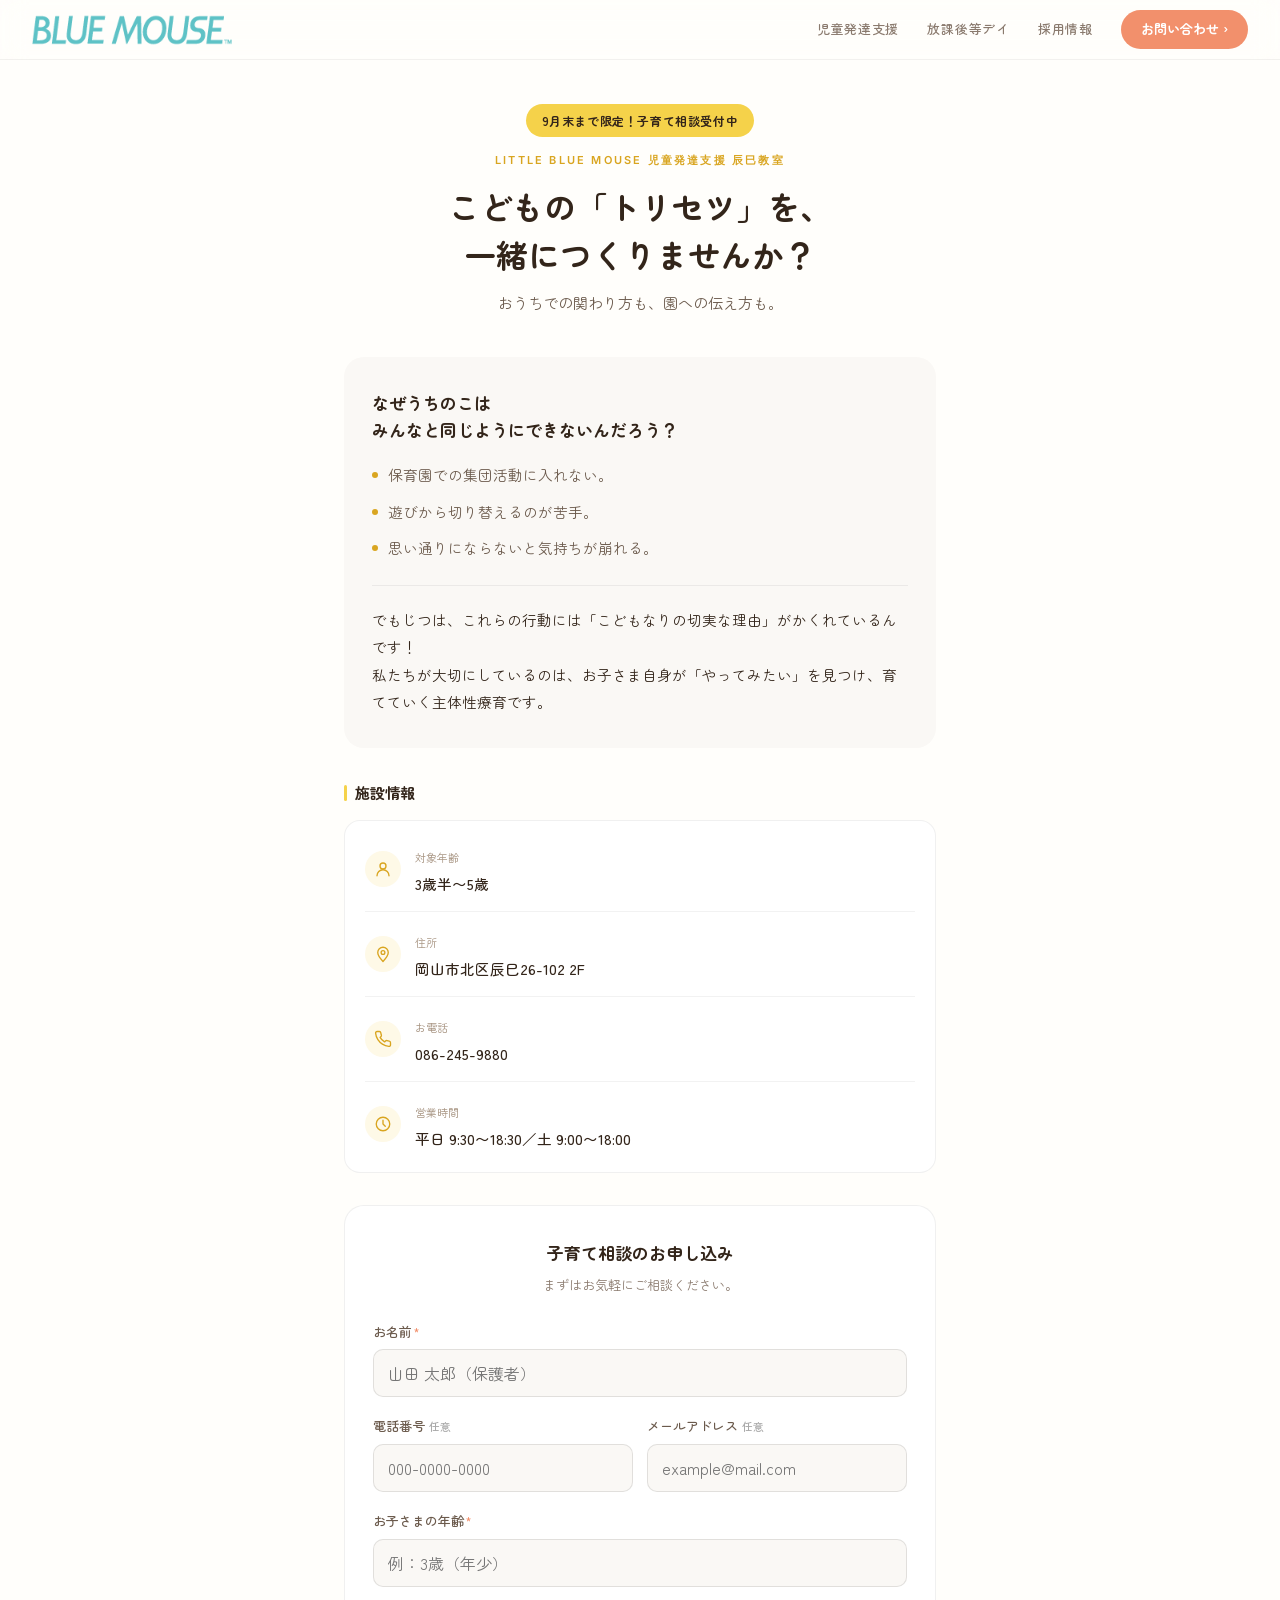
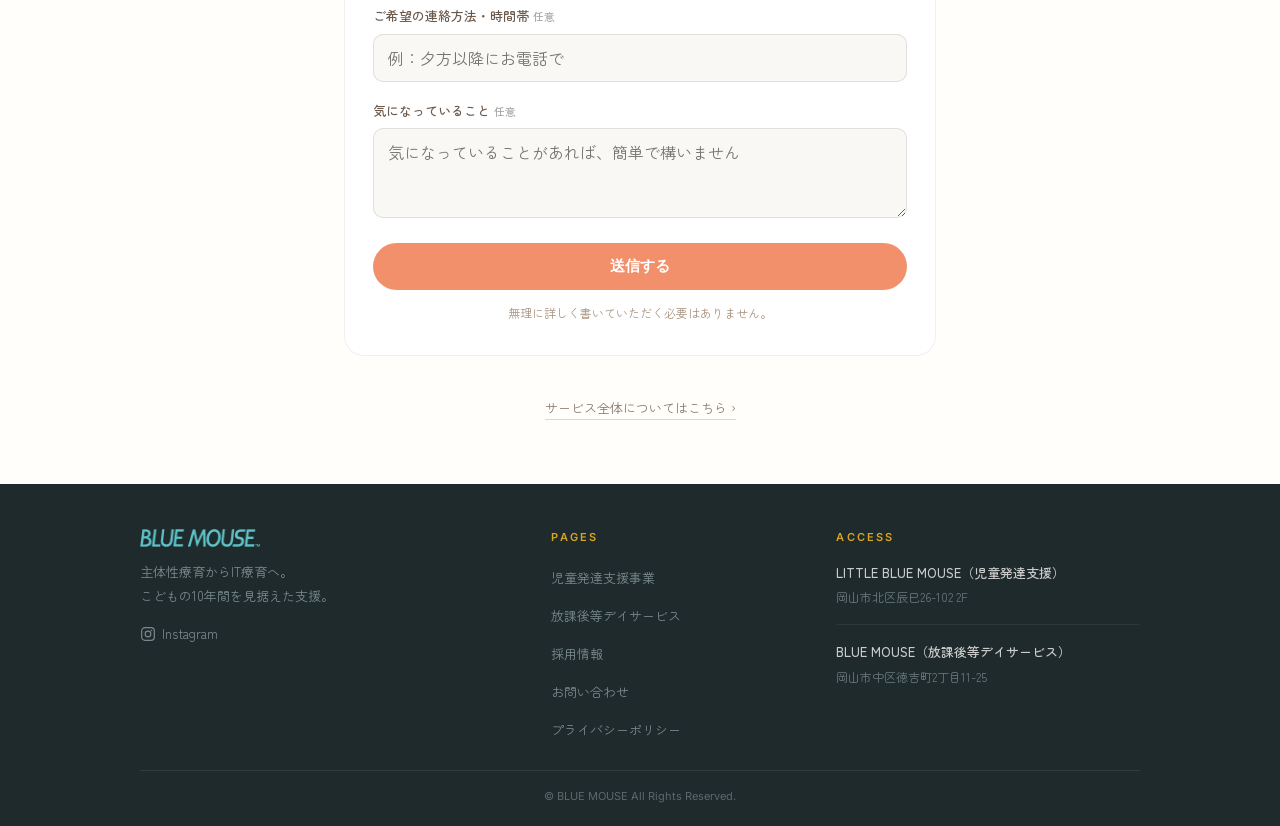
<file: flyer_260805/index.html>
<!doctype html>
<html lang="ja">
<head>
  <meta charset="UTF-8" />
  <meta name="viewport" content="width=device-width, initial-scale=1.0" />
  <meta name="theme-color" content="#FFFEFB" />
  <title>子育て相談会｜LITTLE BLUE MOUSE 辰巳教室（岡山市北区）</title>
  <meta name="description" content="岡山市北区辰巳のLITTLE BLUE MOUSE（児童発達支援）。おうちでの関わり方や園への伝え方にお悩みの保護者の方へ、お子さまの「トリセツ」を一緒に考える子育て相談を受け付けています。" />
  <link rel="canonical" href="https://bluemouse.blue/flyer_260805/" />
  <meta property="og:type" content="website" />
  <meta property="og:url" content="https://bluemouse.blue/flyer_260805/" />
  <meta property="og:title" content="子育て相談会｜LITTLE BLUE MOUSE 辰巳教室" />
  <meta property="og:description" content="おうちでの関わり方や園への伝え方にお悩みの保護者の方へ、お子さまの「トリセツ」を一緒に考える子育て相談を受け付けています。" />
  <meta property="og:image" content="https://bluemouse.blue/2.webp" />
  <meta property="og:site_name" content="BLUE MOUSE" />
  <meta property="og:locale" content="ja_JP" />
  <meta name="twitter:card" content="summary_large_image" />
  <meta name="twitter:title" content="子育て相談会｜LITTLE BLUE MOUSE 辰巳教室" />
  <meta name="twitter:description" content="おうちでの関わり方や園への伝え方にお悩みの保護者の方へ、お子さまの「トリセツ」を一緒に考える子育て相談を受け付けています。" />
  <meta name="twitter:image" content="https://bluemouse.blue/2.webp" />
  <link rel="preconnect" href="https://fonts.googleapis.com" />
  <link rel="preconnect" href="https://fonts.gstatic.com" crossorigin />
  <link href="https://fonts.googleapis.com/css2?family=Inter:wght@400;500;600;700&family=Zen+Kaku+Gothic+New:wght@300;400;500;700&family=Zen+Maru+Gothic:wght@400;500;700&display=swap" rel="stylesheet" />
  <style>
    *, *::before, *::after { box-sizing: border-box; margin: 0; padding: 0; }
    html { scroll-behavior: smooth; }
    body { font-family: "Zen Maru Gothic", sans-serif; background: #FFFEFB; color: #33251a; line-height: 1.75; -webkit-font-smoothing: antialiased; }
    a { text-decoration: none; color: inherit; }
    img { display: block; max-width: 100%; }
    :root { --coral:#f2906c; --coral-light:#fdf0eb; --yellow:#f5d24a; --yellow-dark:#d9a520; --yellow-light:#fef9e7; --ink:#33251a; --bg:#faf8f5; --cream:#fffdf7; }

    /* Header (reused from child.html) */
    .header { position: fixed; top:0; left:0; right:0; z-index:100; display:flex; align-items:center; justify-content:space-between; padding:0 32px; height:60px; background: transparent; backdrop-filter:blur(12px); -webkit-backdrop-filter:blur(12px); border-bottom:1px solid rgba(0,0,0,.05); }
    .header__logo img { height:32px; width:auto; }
    .header__nav { display:flex; align-items:center; gap:28px; }
    .header__link { font-size:13px; font-weight:500; letter-spacing:.06em; color:#8a7a6e; transition:color .2s; }
    .header__link:hover { color:var(--yellow-dark); }
    .header__cta { display:inline-flex; align-items:center; padding:8px 20px; background:var(--coral); color:#fff; font-size:13px; font-weight:600; border-radius:100px; transition:background .2s; cursor:pointer; }
    .header__cta:hover { background:#e87e59; }
    .header__cta-wrap { position:relative; }
    .header__cta-drop { display:none; position:absolute; top:100%; right:0; background:transparent; padding-top:10px; min-width:210px; z-index:200; flex-direction:column; gap:2px; }
    .header__cta-drop::before { content:''; position:absolute; top:10px; left:0; right:0; bottom:0; background:#fff; border-radius:14px; box-shadow:0 8px 32px rgba(0,0,0,.12); z-index:-1; }
    .header__cta-wrap:hover .header__cta-drop { display:flex; }
    .header__cta-drop a { padding:10px 14px; font-size:13px; font-weight:600; border-radius:8px; color:var(--ink); white-space:nowrap; transition:background .15s; }
    .header__cta-drop a:nth-child(1):hover { background:var(--coral-light); color:var(--coral); }
    .header__cta-drop a:nth-child(2):hover { background:var(--yellow-light); color:var(--yellow-dark); }
    .header__cta-drop a:nth-child(3):hover { background:#e8f0ee; color:#3a6b5e; }
    .header__burger { display:none; flex-direction:column; gap:5px; background:none; border:none; cursor:pointer; padding:8px; }
    .header__burger span { display:block; width:20px; height:1.5px; background:var(--ink); border-radius:2px; transition:transform .3s, opacity .3s; }
    .header__burger.is-open span:nth-child(1) { transform:translateY(6.5px) rotate(45deg); }
    .header__burger.is-open span:nth-child(2) { opacity:0; }
    .header__burger.is-open span:nth-child(3) { transform:translateY(-6.5px) rotate(-45deg); }
    .mobile-nav { display:none; position:fixed; top:60px; left:0; right:0; bottom:0; background:rgba(255,254,251,.98); backdrop-filter:blur(16px); z-index:200; flex-direction:column; align-items:center; justify-content:center; gap:24px; }
    .mobile-nav.is-open { display:flex; }
    .mobile-nav a { font-size:17px; color:#8a7a6e; letter-spacing:.08em; }
    .mn-insta { display: inline-flex; align-items: center; justify-content: center; width: 44px; height: 44px; border: 1.5px solid rgba(0,0,0,.15); border-radius: 12px; color: var(--ink); margin-top: 8px; }
    .mn-insta:hover { border-color: var(--yellow-dark); color: var(--yellow-dark); }

    /* Landing page content */
    .lp-page { max-width:640px; margin:0 auto; padding:104px 24px 64px; }
    .lp-hero { text-align:center; margin-bottom:40px; }
    .lp-badge { display:inline-block; background:var(--yellow); color:var(--ink); font-size:12px; font-weight:700; letter-spacing:.05em; padding:6px 16px; border-radius:100px; margin-bottom:14px; }
    .lp-facility-label { font-family:"Inter",sans-serif; font-size:11px; font-weight:600; letter-spacing:.2em; text-transform:uppercase; color:var(--yellow-dark); margin-bottom:12px; }
    .lp-hero__title { font-size:clamp(1.5rem,4vw,2rem); font-weight:700; color:var(--ink); line-height:1.5; margin-bottom:12px; }
    .lp-hero__sub { font-size:15px; color:#6b5a4c; }

    .lp-problem { background:var(--bg); border-radius:20px; padding:32px 28px; margin-bottom:32px; }
    .lp-problem__title { font-size:17px; font-weight:700; color:var(--ink); line-height:1.6; margin-bottom:20px; }
    .lp-problem__list { list-style:none; display:flex; flex-direction:column; gap:12px; margin-bottom:24px; }
    .lp-problem__list li { display:flex; align-items:flex-start; gap:10px; font-size:14.5px; color:#6b5a4c; line-height:1.7; }
    .lp-problem__list li::before { content:''; flex-shrink:0; width:6px; height:6px; border-radius:50%; background:var(--yellow-dark); margin-top:9px; }
    .lp-problem__reframe { font-size:14.5px; color:var(--ink); line-height:1.9; padding-top:20px; border-top:1px solid rgba(0,0,0,.06); }

    .lp-info { margin-bottom:32px; }
    .lp-info__title { font-size:15px; font-weight:700; color:var(--ink); margin-bottom:14px; display:flex; align-items:center; gap:8px; }
    .lp-info__title::before { content:''; width:3px; height:16px; background:var(--yellow); border-radius:2px; }
    .lp-info__card { background:#fff; border:1px solid rgba(0,0,0,.06); border-radius:16px; padding:6px 20px; }
    .lp-info__row { display:flex; align-items:center; gap:14px; padding:14px 0; }
    .lp-info__row + .lp-info__row { border-top:1px solid rgba(0,0,0,.05); }
    .lp-info__icon { flex-shrink:0; display:flex; align-items:center; justify-content:center; width:36px; height:36px; border-radius:50%; background:var(--yellow-light); color:var(--yellow-dark); }
    .lp-info__label { font-size:11px; color:#a89583; margin-bottom:2px; }
    .lp-info__value { font-size:14.5px; color:var(--ink); font-weight:500; line-height:1.6; }
    .lp-info__value a { color:var(--ink); }

    .lp-form { background:#fff; border:1px solid rgba(0,0,0,.06); border-radius:20px; padding:32px 28px; margin-bottom:28px; }
    .lp-form__title { font-size:17px; font-weight:700; color:var(--ink); margin-bottom:6px; text-align:center; }
    .lp-form__sub { font-size:13px; color:#8a7a6e; text-align:center; margin-bottom:24px; }
    .lp-field { margin-bottom:18px; }
    .lp-label { display:block; font-size:13px; font-weight:500; color:#6b5a4c; margin-bottom:6px; }
    .lp-req { color:var(--coral); margin-left:2px; font-size:11px; }
    .lp-opt { color:#aaa; margin-left:4px; font-size:11px; }
    .lp-input, .lp-textarea { width:100%; min-width:0; border:1.5px solid rgba(0,0,0,.1); border-radius:10px; padding:11px 14px; font-size:16px; font-family:inherit; background:var(--bg); color:var(--ink); outline:none; transition:border-color .2s, background .2s; }
    .lp-input:focus, .lp-textarea:focus { border-color:var(--yellow-dark); background:#fff; }
    .lp-textarea { resize:vertical; min-height:90px; }
    .lp-contact-row { display:grid; grid-template-columns:1fr 1fr; gap:14px; }
    .lp-error { display:none; font-size:12px; color:#d94f4f; margin-top:5px; }
    .lp-error.is-show { display:block; }
    .lp-input.is-error, .lp-textarea.is-error { border-color:#d94f4f; background:#fff8f8; }
    .lp-submit { display:block; width:100%; padding:14px; background:var(--coral); color:#fff; font-size:15px; font-weight:700; border:none; border-radius:100px; cursor:pointer; transition:transform .2s, box-shadow .2s, opacity .2s; margin-top:6px; }
    .lp-submit:hover { transform:translateY(-2px); box-shadow:0 8px 24px rgba(242,144,108,.3); }
    .lp-submit:disabled { opacity:.6; cursor:default; transform:none; box-shadow:none; }
    .lp-submit-note { text-align:center; font-size:12px; color:#a89583; margin-top:12px; }

    .lp-thanks { display:none; text-align:center; padding:24px 4px; }
    .lp-thanks.is-show { display:block; }
    .lp-thanks__title { font-size:18px; font-weight:700; color:var(--ink); margin-bottom:10px; }
    .lp-thanks__body { font-size:14px; color:#6b5a4c; line-height:1.9; }

    .lp-bottom { text-align:center; padding-top:8px; }
    .lp-bottom a { font-size:13px; color:#8a7a6e; border-bottom:1px solid rgba(0,0,0,.15); padding-bottom:2px; }
    .lp-bottom a:hover { color:var(--yellow-dark); border-color:var(--yellow-dark); }

    /* Footer (reused from child.html) */
    .footer { background: #1e2a2c; color: #aaa; padding: 44px 32px 20px; }
    .footer__inner { max-width: 1000px; margin: 0 auto; display: grid; grid-template-columns: 1.5fr 1fr 1.2fr; gap: 32px; padding-bottom: 28px; border-bottom: 1px solid rgba(255,255,255,.08); }
    .footer__logo img { width: 120px; margin-bottom: 12px; }
    .footer__tagline { font-size: 13px; color: #7a8a8c; line-height: 1.9; }
    .footer__insta { display: inline-flex; align-items: center; gap: 6px; margin-top: 14px; font-size: 13px; color: #7a8a8c; transition: color .2s; }
    .footer__insta:hover { color: var(--yellow-dark); }
    .footer__col-title { font-family: "Inter", sans-serif; font-size: 11px; letter-spacing: .2em; text-transform: uppercase; color: var(--yellow-dark); margin-bottom: 14px; font-weight: 600; }
    .footer__nav { list-style: none; display: flex; flex-direction: column; gap: 10px; }
    .footer__nav a { font-size: 13px; color: #7a8a8c; transition: color .15s; }
    .footer__nav a:hover { color: var(--yellow-dark); }
    .footer__fac-name { font-size: 13px; font-weight: 500; color: #ccc; margin-bottom: 2px; }
    .footer__fac-info { font-size: 12px; color: #6a7a7c; line-height: 1.8; }
    .footer__fac + .footer__fac { margin-top: 16px; padding-top: 16px; border-top: 1px solid rgba(255,255,255,.06); }
    .footer__bottom { max-width: 1000px; margin: 0 auto; text-align: center; padding-top: 16px; font-family: "Inter", sans-serif; font-size: 11px; color: #5a6a6c; }

    .js-ready .fade-in { opacity:0; transform:translateY(20px); transition:opacity .6s ease, transform .6s cubic-bezier(.22,1,.36,1); }
    .fade-in.is-visible { opacity:1; transform:none; }

    @media (max-width:780px) {
      .header { padding:0 16px; height:56px; }
      .header__nav { display:none; }
      .header__burger { display:flex; }
      .mobile-nav { top:56px; }
      .lp-page { padding:84px 18px 56px; }
      .lp-problem { padding:26px 20px; }
      .lp-form { padding:26px 20px; }
      .lp-contact-row { grid-template-columns:1fr; }
      .footer { padding: 32px 16px 16px; }
      .footer__inner { grid-template-columns: 1fr; gap: 20px; }
    }
  </style>
</head>
<body>

<header class="header">
  <a href="../index.html" class="header__logo"><img src="../logo.png" alt="BLUE MOUSE" /></a>
  <nav class="header__nav">
    <a href="../child.html" class="header__link">児童発達支援</a>
    <a href="../afterschool.html" class="header__link">放課後等デイ</a>
    <a href="https://bouemouse.studio.site" target="_blank" rel="noopener" class="header__link">採用情報</a>
    <div class="header__cta-wrap">
      <span class="header__cta">お問い合わせ ›</span>
      <div class="header__cta-drop">
        <a href="../contact.html">お問い合わせ</a>
        <a href="../contact.html?type=child">児童発達支援 体験</a>
        <a href="../contact.html?type=afterschool">放課後等デイサービス 体験</a>
      </div>
    </div>
  </nav>
  <button class="header__burger" id="burger" aria-label="メニュー"><span></span><span></span><span></span></button>
</header>
<nav class="mobile-nav" id="mobile-nav">
  <a href="../index.html" class="mn-link">Front</a>
  <a href="../philosophy.html" class="mn-link">BLUE MOUSEの想い</a>
  <a href="../child.html" class="mn-link">児童発達支援</a>
  <a href="../afterschool.html" class="mn-link">放課後等デイサービス</a>
  <a href="../recruit.html" class="mn-link">採用情報</a>
  <a href="../contact.html" class="mn-link" style="color:var(--coral); font-weight:600;">お問い合わせ</a>
  <a class="mn-insta" href="https://www.instagram.com/blue_mouse_okayama/" target="_blank" rel="noopener" aria-label="Instagram">
    <svg width="20" height="20" viewBox="0 0 24 24" fill="none" stroke="currentColor" stroke-width="1.8"><rect x="2.5" y="2.5" width="19" height="19" rx="5"/><circle cx="12" cy="12" r="4.2"/><circle cx="17.3" cy="6.7" r="1.1" fill="currentColor" stroke="none"/></svg>
  </a>
</nav>

<div class="lp-page">

  <div class="lp-hero fade-in">
    <span class="lp-badge">9月末まで限定！子育て相談受付中</span>
    <p class="lp-facility-label">LITTLE BLUE MOUSE 児童発達支援 辰巳教室</p>
    <h1 class="lp-hero__title">こどもの「トリセツ」を、<br>一緒につくりませんか？</h1>
    <p class="lp-hero__sub">おうちでの関わり方も、園への伝え方も。</p>
  </div>

  <div class="lp-problem fade-in">
    <h2 class="lp-problem__title">なぜうちのこは<br>みんなと同じようにできないんだろう？</h2>
    <ul class="lp-problem__list">
      <li>保育園での集団活動に入れない。</li>
      <li>遊びから切り替えるのが苦手。</li>
      <li>思い通りにならないと気持ちが崩れる。</li>
    </ul>
    <p class="lp-problem__reframe">でもじつは、これらの行動には「こどもなりの切実な理由」がかくれているんです！<br>私たちが大切にしているのは、お子さま自身が「やってみたい」を見つけ、育てていく主体性療育です。</p>
  </div>

  <div class="lp-info fade-in">
    <h2 class="lp-info__title">施設情報</h2>
    <div class="lp-info__card">
      <div class="lp-info__row">
        <span class="lp-info__icon" aria-hidden="true">
          <svg width="18" height="18" viewBox="0 0 24 24" fill="none" stroke="currentColor" stroke-width="1.8" stroke-linecap="round" stroke-linejoin="round"><circle cx="12" cy="8" r="4"/><path d="M4 21c0-4.4 3.6-8 8-8s8 3.6 8 8"/></svg>
        </span>
        <span>
          <span class="lp-info__label">対象年齢</span><br>
          <span class="lp-info__value">3歳半〜5歳</span>
        </span>
      </div>
      <div class="lp-info__row">
        <span class="lp-info__icon" aria-hidden="true">
          <svg width="18" height="18" viewBox="0 0 24 24" fill="none" stroke="currentColor" stroke-width="1.8" stroke-linecap="round" stroke-linejoin="round"><path d="M12 22s7-7.58 7-12A7 7 0 1 0 5 10c0 4.42 7 12 7 12z"/><circle cx="12" cy="10" r="2.5"/></svg>
        </span>
        <span>
          <span class="lp-info__label">住所</span><br>
          <span class="lp-info__value">岡山市北区辰巳26-102 2F</span>
        </span>
      </div>
      <div class="lp-info__row">
        <span class="lp-info__icon" aria-hidden="true">
          <svg width="18" height="18" viewBox="0 0 24 24" fill="none" stroke="currentColor" stroke-width="1.8" stroke-linecap="round" stroke-linejoin="round"><path d="M22 16.92v3a2 2 0 0 1-2.18 2 19.79 19.79 0 0 1-8.63-3.07 19.5 19.5 0 0 1-6-6 19.79 19.79 0 0 1-3.07-8.67A2 2 0 0 1 4.11 2h3a2 2 0 0 1 2 1.72c.13.96.36 1.9.7 2.81a2 2 0 0 1-.45 2.11L8.09 9.91a16 16 0 0 0 6 6l1.27-1.27a2 2 0 0 1 2.11-.45c.91.34 1.85.57 2.81.7A2 2 0 0 1 22 16.92z"/></svg>
        </span>
        <span>
          <span class="lp-info__label">お電話</span><br>
          <span class="lp-info__value"><a href="tel:0862459880">086-245-9880</a></span>
        </span>
      </div>
      <div class="lp-info__row">
        <span class="lp-info__icon" aria-hidden="true">
          <svg width="18" height="18" viewBox="0 0 24 24" fill="none" stroke="currentColor" stroke-width="1.8" stroke-linecap="round" stroke-linejoin="round"><circle cx="12" cy="12" r="9"/><path d="M12 7v5l3 3"/></svg>
        </span>
        <span>
          <span class="lp-info__label">営業時間</span><br>
          <span class="lp-info__value">平日 9:30〜18:30／土 9:00〜18:00</span>
        </span>
      </div>
    </div>
  </div>

  <div class="lp-form fade-in">
    <p class="lp-form__title">子育て相談のお申し込み</p>
    <p class="lp-form__sub">まずはお気軽にご相談ください。</p>

    <form id="tatsumi-form" novalidate>
      <div class="lp-field">
        <label class="lp-label" for="t-name">お名前<span class="lp-req">*</span></label>
        <input class="lp-input" id="t-name" name="name" type="text" placeholder="山田 太郎（保護者）" autocomplete="name" />
        <span class="lp-error" id="terr-name">お名前を入力してください。</span>
      </div>

      <div class="lp-field">
        <div class="lp-contact-row">
          <div>
            <label class="lp-label" for="t-tel">電話番号<span class="lp-opt">任意</span></label>
            <input class="lp-input" id="t-tel" name="phone" type="tel" placeholder="000-0000-0000" autocomplete="tel" />
          </div>
          <div>
            <label class="lp-label" for="t-email">メールアドレス<span class="lp-opt">任意</span></label>
            <input class="lp-input" id="t-email" name="email" type="email" placeholder="example@mail.com" autocomplete="email" />
          </div>
        </div>
        <span class="lp-error" id="terr-contact">電話番号かメールアドレス、いずれか一方をご入力ください。</span>
      </div>

      <div class="lp-field">
        <label class="lp-label" for="t-age">お子さまの年齢<span class="lp-req">*</span></label>
        <input class="lp-input" id="t-age" name="child_age" type="text" placeholder="例：3歳（年少）" />
        <span class="lp-error" id="terr-age">お子さまの年齢を入力してください。</span>
      </div>

      <div class="lp-field">
        <label class="lp-label" for="t-preference">ご希望の連絡方法・時間帯<span class="lp-opt">任意</span></label>
        <input class="lp-input" id="t-preference" name="contact_preference" type="text" placeholder="例：夕方以降にお電話で" />
      </div>

      <div class="lp-field">
        <label class="lp-label" for="t-concern">気になっていること<span class="lp-opt">任意</span></label>
        <textarea class="lp-textarea" id="t-concern" name="concern" placeholder="気になっていることがあれば、簡単で構いません"></textarea>
      </div>

      <input type="hidden" name="utm_source" id="t-utm-source" value="" />
      <input type="hidden" name="utm_medium" id="t-utm-medium" value="" />
      <input type="hidden" name="utm_campaign" id="t-utm-campaign" value="" />

      <button class="lp-submit" id="t-submit-btn" type="submit">送信する</button>
      <p class="lp-submit-note">無理に詳しく書いていただく必要はありません。</p>
    </form>

    <div class="lp-thanks" id="t-thanks">
      <p class="lp-thanks__title">ありがとうございます。</p>
      <p class="lp-thanks__body">内容を確認のうえ、担当者よりご連絡いたします。<br>しばらくお待ちください。</p>
    </div>
  </div>

  <div class="lp-bottom fade-in">
    <a href="https://bluemouse.blue/index.html">サービス全体についてはこちら ›</a>
  </div>

</div>

<footer class="footer">
  <div class="footer__inner">
    <div>
      <a href="../index.html" class="footer__logo"><img src="../logo.png" alt="BLUE MOUSE" /></a>
      <p class="footer__tagline">主体性療育からIT療育へ。<br>こどもの10年間を見据えた支援。</p>
      <a class="footer__insta" href="https://www.instagram.com/blue_mouse_okayama/" target="_blank" rel="noopener">
        <svg width="16" height="16" viewBox="0 0 24 24" fill="none" stroke="currentColor" stroke-width="1.8"><rect x="2.5" y="2.5" width="19" height="19" rx="5"/><circle cx="12" cy="12" r="4.2"/><circle cx="17.3" cy="6.7" r="1.1" fill="currentColor" stroke="none"/></svg>
        Instagram
      </a>
    </div>
    <div>
      <p class="footer__col-title">Pages</p>
      <ul class="footer__nav">
        <li><a href="../child.html">児童発達支援事業</a></li>
        <li><a href="../afterschool.html">放課後等デイサービス</a></li>
        <li><a href="https://bouemouse.studio.site" target="_blank" rel="noopener">採用情報</a></li>
        <li><a href="../contact.html">お問い合わせ</a></li>
        <li><a href="../privacy.html">プライバシーポリシー</a></li>
      </ul>
    </div>
    <div>
      <p class="footer__col-title">Access</p>
      <div class="footer__fac">
        <p class="footer__fac-name">LITTLE BLUE MOUSE（児童発達支援）</p>
        <p class="footer__fac-info">岡山市北区辰巳26-102 2F</p>
      </div>
      <div class="footer__fac">
        <p class="footer__fac-name">BLUE MOUSE（放課後等デイサービス）</p>
        <p class="footer__fac-info">岡山市中区徳吉町2丁目11-25</p>
      </div>
    </div>
  </div>
  <p class="footer__bottom">© BLUE MOUSE All Rights Reserved.</p>
</footer>

<script>
(function () {
  var burger = document.getElementById('burger');
  var mobileNav = document.getElementById('mobile-nav');
  burger.addEventListener('click', function () { burger.classList.toggle('is-open'); mobileNav.classList.toggle('is-open'); });
  document.querySelectorAll('.mn-link').forEach(function (a) { a.addEventListener('click', function () { burger.classList.remove('is-open'); mobileNav.classList.remove('is-open'); }); });
  document.documentElement.classList.add('js-ready');

  var els = document.querySelectorAll('.fade-in');
  var obs = new IntersectionObserver(function (entries) { entries.forEach(function (e) { if (e.isIntersecting) { e.target.classList.add('is-visible'); obs.unobserve(e.target); } }); }, { threshold: 0.05 });
  els.forEach(function (el) { obs.observe(el); });
  setTimeout(function () { els.forEach(function (el) { if (el.getBoundingClientRect().top < window.innerHeight) el.classList.add('is-visible'); }); }, 100);
  setTimeout(function () { els.forEach(function (el) { el.classList.add('is-visible'); }); }, 2000);
})();
</script>

<script>
(function () {
  // UTMパラメータをURLから取得し、フォームのhidden inputに保持する
  var params = new URLSearchParams(window.location.search);
  ['utm_source', 'utm_medium', 'utm_campaign'].forEach(function (key) {
    var el = document.getElementById('t-' + key.replace('utm_', 'utm-'));
    if (el) el.value = params.get(key) || '';
  });

  function showError(el, errId) { if (el) el.classList.add('is-error'); var e = document.getElementById(errId); if (e) e.classList.add('is-show'); }
  function clearError(el, errId) { if (el) el.classList.remove('is-error'); var e = document.getElementById(errId); if (e) e.classList.remove('is-show'); }

  var form = document.getElementById('tatsumi-form');
  var nameEl = document.getElementById('t-name');
  var telEl = document.getElementById('t-tel');
  var emailEl = document.getElementById('t-email');
  var ageEl = document.getElementById('t-age');

  [['t-name','terr-name'],['t-age','terr-age']].forEach(function (pair) {
    var el = document.getElementById(pair[0]);
    el.addEventListener('input', function () { clearError(el, pair[1]); });
  });
  [telEl, emailEl].forEach(function (el) {
    el.addEventListener('input', function () {
      clearError(telEl, 'terr-contact');
      clearError(emailEl, 'terr-contact');
    });
  });

  form.addEventListener('submit', function (e) {
    e.preventDefault();
    var valid = true;

    if (!nameEl.value.trim()) { showError(nameEl, 'terr-name'); valid = false; } else clearError(nameEl, 'terr-name');
    if (!ageEl.value.trim()) { showError(ageEl, 'terr-age'); valid = false; } else clearError(ageEl, 'terr-age');

    if (!telEl.value.trim() && !emailEl.value.trim()) {
      showError(telEl, 'terr-contact'); showError(emailEl, 'terr-contact');
      valid = false;
    } else {
      clearError(telEl, 'terr-contact'); clearError(emailEl, 'terr-contact');
    }

    if (!valid) {
      var first = document.querySelector('.lp-input.is-error, .lp-textarea.is-error');
      if (first) first.scrollIntoView({ behavior: 'smooth', block: 'center' });
      return;
    }

    var btn = document.getElementById('t-submit-btn');
    btn.disabled = true;
    btn.textContent = '送信中…';

    // TODO: FormspreeまたはGetformの実際のエンドポイントに差し替えてください
    var FORM_ENDPOINT = 'YOUR_FORMSPREE_ENDPOINT';

    fetch(FORM_ENDPOINT, {
      method: 'POST',
      headers: { 'Content-Type': 'application/json', 'Accept': 'application/json' },
      body: JSON.stringify({
        subject: '【BLUE MOUSE】辰巳教室フライヤーからのご相談',
        name: nameEl.value,
        phone: telEl.value,
        email: emailEl.value,
        child_age: ageEl.value,
        contact_preference: document.getElementById('t-preference').value,
        concern: document.getElementById('t-concern').value,
        utm_source: document.getElementById('t-utm-source').value,
        utm_medium: document.getElementById('t-utm-medium').value,
        utm_campaign: document.getElementById('t-utm-campaign').value
      })
    })
    .then(function (r) { return r.json(); })
    .then(function () {
      form.style.display = 'none';
      document.getElementById('t-thanks').classList.add('is-show');
    })
    .catch(function () {
      btn.disabled = false;
      btn.textContent = '送信する';
      alert('送信に失敗しました。時間をおいて再度お試しいただくか、お電話にてご連絡ください。');
    });
  });
})();
</script>

</body>
</html>
</file>
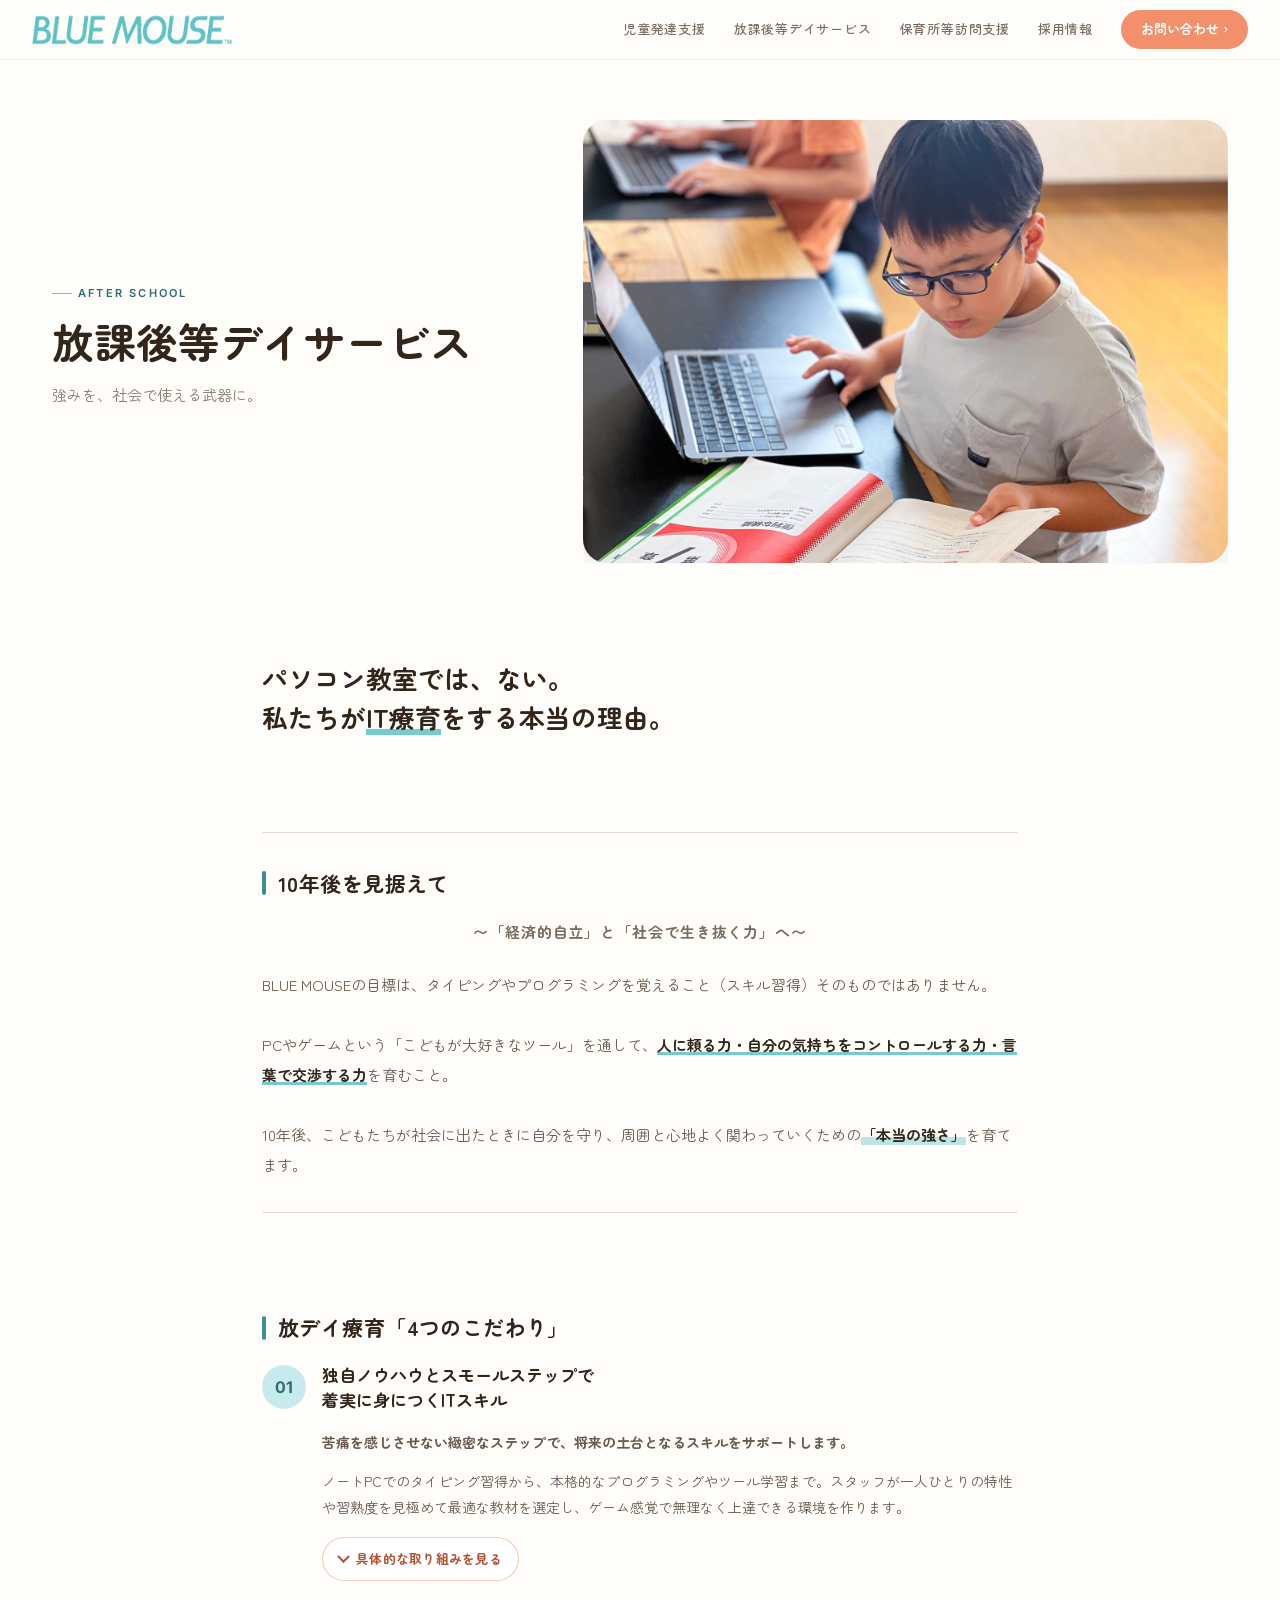
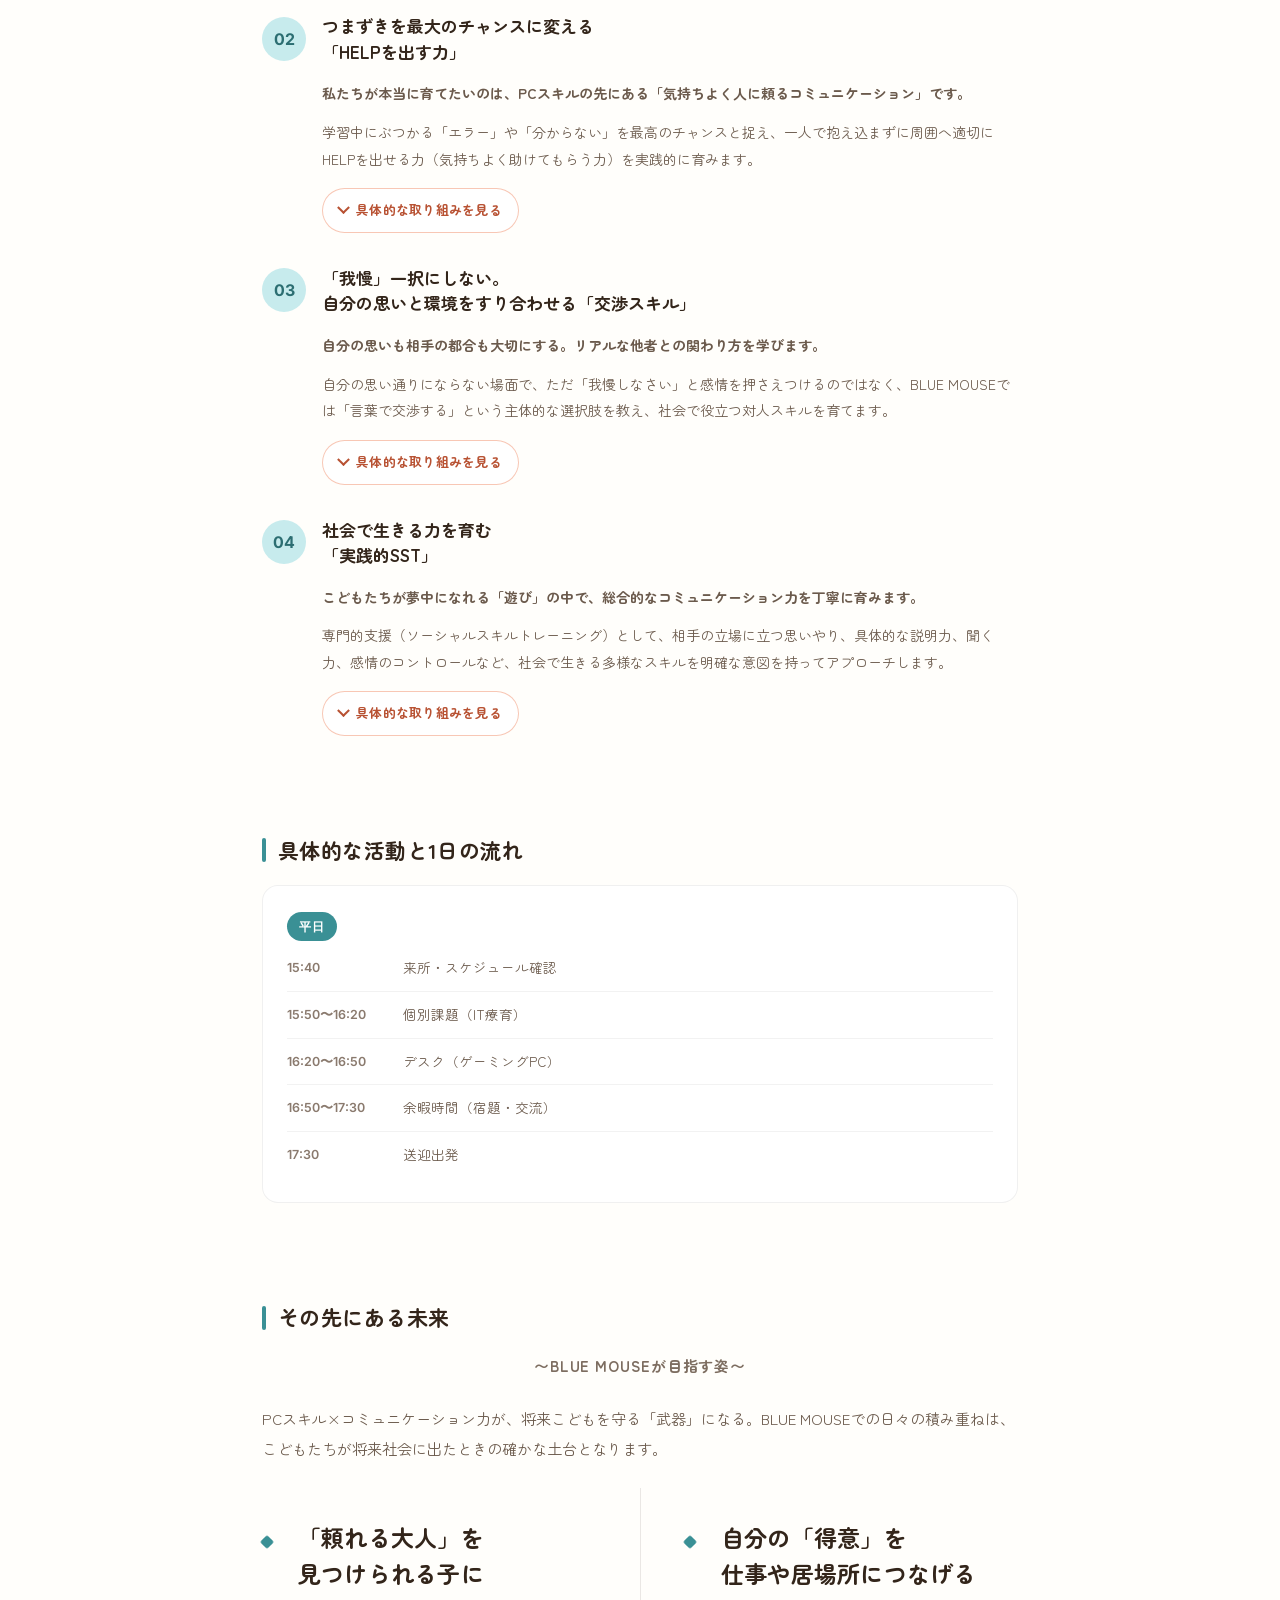
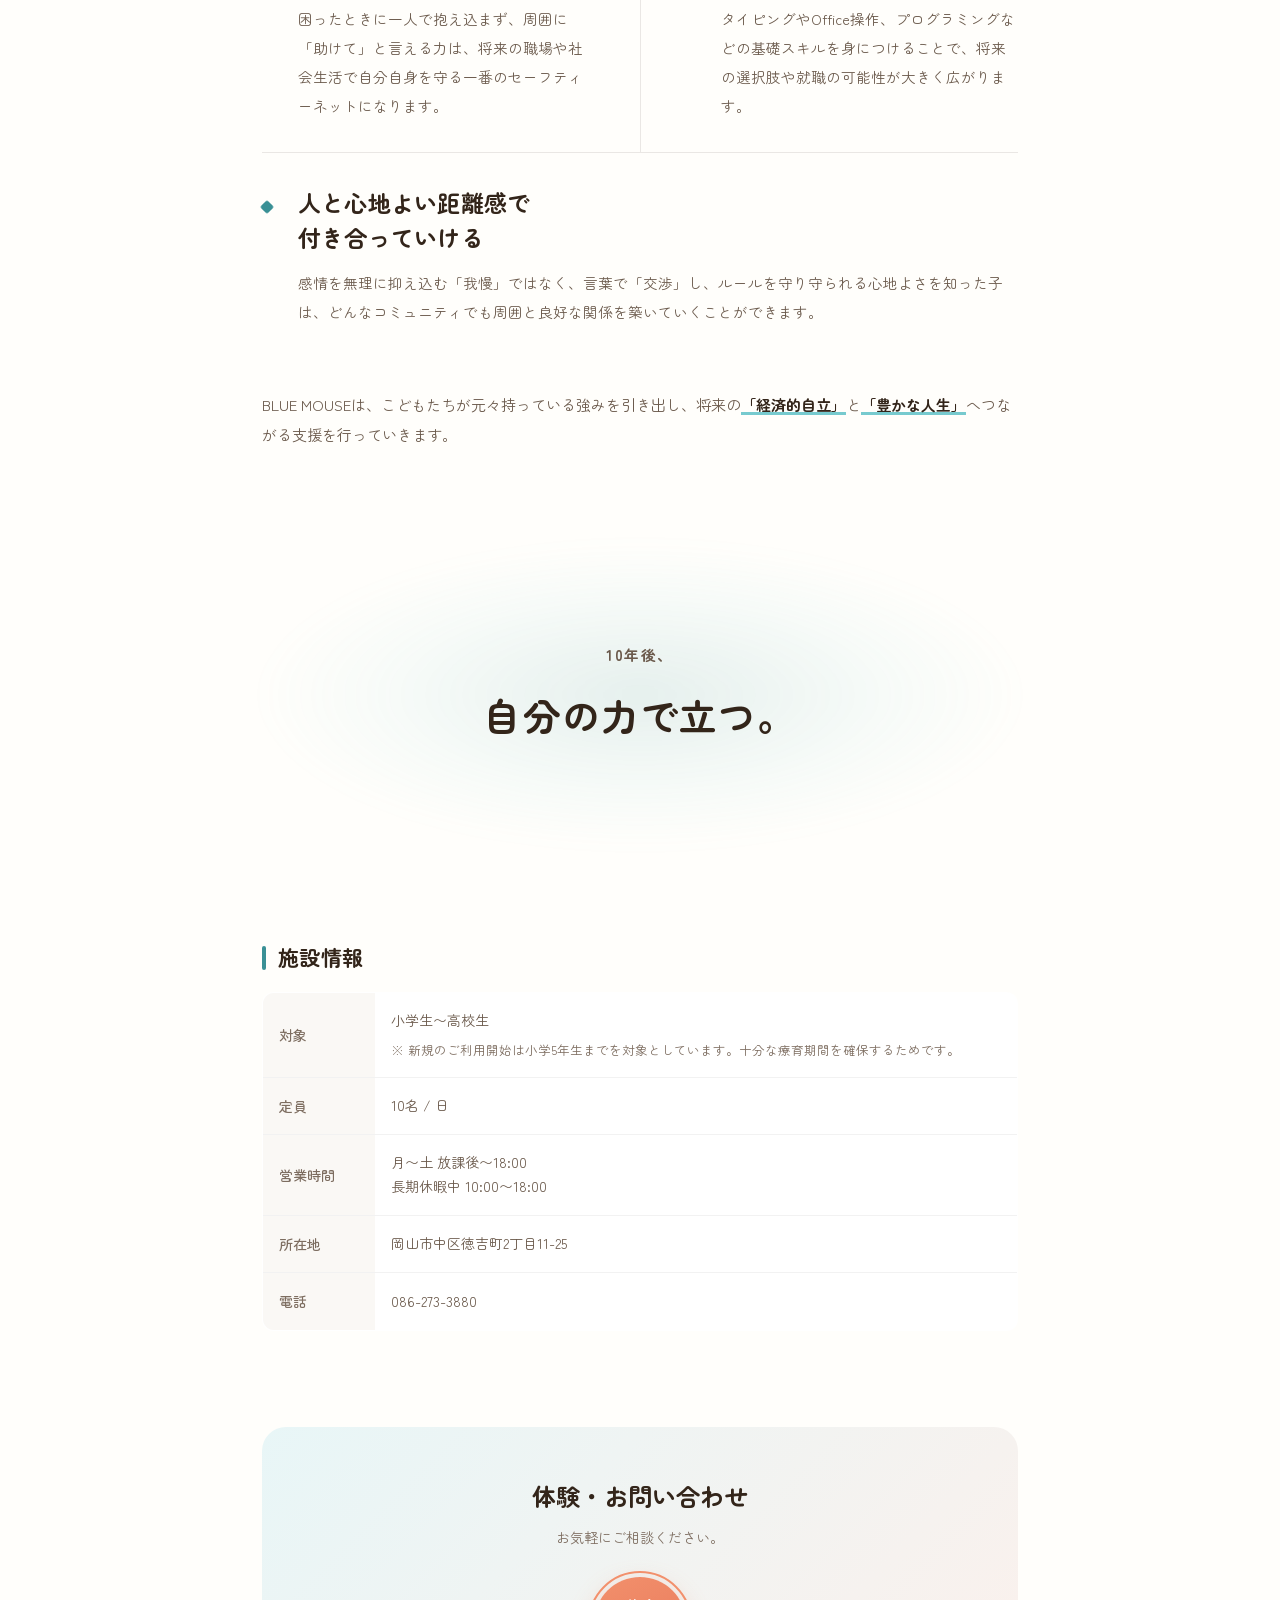
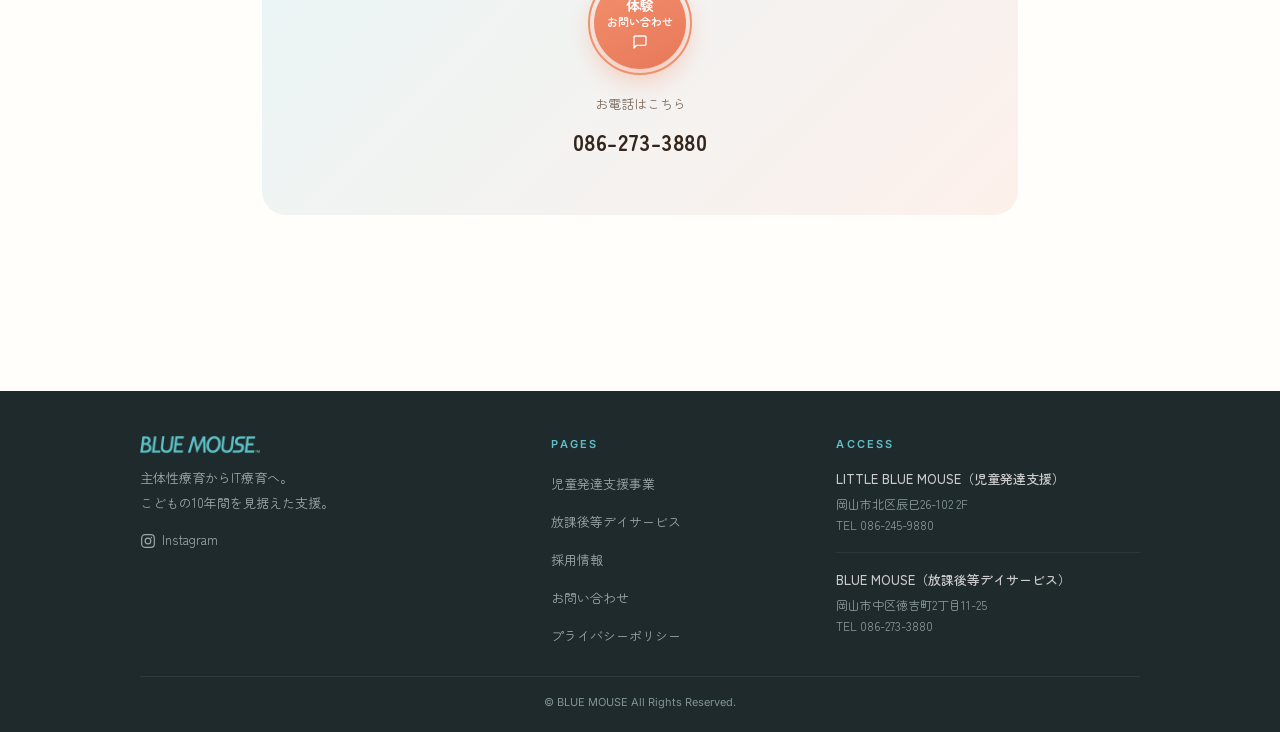
<file: afterschool.html>
<!doctype html>
<html lang="ja">
<head>
  <meta charset="UTF-8" />
  <meta name="google-site-verification" content="v8oe11gaPJCJ67cUPVZUYkLduPgeNwZ7hpXEpOwQskY" />
  <meta name="viewport" content="width=device-width, initial-scale=1.0" />

  <!-- Google tag (gtag.js) — GA4 プロパティ bluemouse.blue / 所有:584@bluemouse.blue -->
  <script async src="https://www.googletagmanager.com/gtag/js?id=G-3GLCNC8RL4"></script>
  <script>
    window.dataLayer = window.dataLayer || [];
    function gtag(){dataLayer.push(arguments);}
    // 本番ドメイン以外（localhost・GitHub Pages既定ドメイン・検証環境）からは計測しない。
    // 動作確認のたびにテスト送信が本番データへ混ざるのを防ぐ。
    // サブドメインも許可しているので、将来 www を使い始めても計測は止まらない
    if (!/(^|\.)bluemouse\.blue$/.test(location.hostname)) {
      window['ga-disable-G-3GLCNC8RL4'] = true;
    }
    // スタッフ端末の除外：一度 ?noga=1 付きでアクセスすると、その端末は以後カウントしない。
    // 事業所のIPフィルタだけでは、スタッフがスマホ回線で見た分が数字に混ざるため併用する。
    // 解除は ?noga=0。localStorageが使えない環境では素通りする（計測は通常どおり）
    try {
      var q = location.search;
      if (q.indexOf('noga=1') !== -1) localStorage.setItem('bm_noga', '1');
      if (q.indexOf('noga=0') !== -1) localStorage.removeItem('bm_noga');
      if (localStorage.getItem('bm_noga') === '1') window['ga-disable-G-3GLCNC8RL4'] = true;
    } catch (e) {}
    gtag('js', new Date());
    gtag('config', 'G-3GLCNC8RL4');

    // 広告の流入元を、ページ移動をまたいで保持する。
    // 広告は child.html に着地し、送信は contact.html で行われるため、
    // URLのパラメータだけでは送信時に失われてしまう。
    // 保存するのは広告の識別名のみ。個人情報は含まない。
    try {
      var bmq = new URLSearchParams(location.search);
      if (bmq.get('utm_source')) {
        sessionStorage.setItem('bm_utm', JSON.stringify({
          source: bmq.get('utm_source') || '',
          medium: bmq.get('utm_medium') || '',
          campaign: bmq.get('utm_campaign') || '',
          content: bmq.get('utm_content') || ''
        }));
      }
    } catch (e) {}

    // 電話クリックの計測。tel:リンクはサイト全体で31箇所あるため、個別のonclickではなく
    // documentへの委譲1つで受ける（リンクを追加しても改修が要らない）
    document.addEventListener('click', function (e) {
      var t = e.target;
      if (!t || typeof t.closest !== 'function') return;
      var a = t.closest('a[href^="tel:"]');
      if (!a || typeof gtag !== 'function') return;
      gtag('event', 'tel_click', {
        phone_number: a.getAttribute('href').replace('tel:', ''),
        page_location: location.href,
        page_title: document.title
      });
    });
  </script>
  <meta name="theme-color" content="#FFFEFB" />
  <title>岡山市中区の放課後等デイサービス｜BLUE MOUSE 徳吉町</title>
  <meta name="description" content="岡山市中区徳吉町の放課後等デイサービス。パソコン教室ではありません。PCを通じて「人に頼る力」「交渉する力」を育てるIT療育で、10年後の経済的自立を見据えます。" />
  <link rel="canonical" href="https://bluemouse.blue/afterschool.html" />
  <meta property="og:type" content="website" />
  <meta property="og:url" content="https://bluemouse.blue/afterschool.html" />
  <meta property="og:title" content="岡山市中区の放課後等デイサービス｜BLUE MOUSE 徳吉町" />
  <meta property="og:description" content="岡山市中区徳吉町の放課後等デイサービス。パソコン教室ではありません。PCを通じて「人に頼る力」「交渉する力」を育てるIT療育で、10年後の経済的自立を見据えます。" />
  <meta property="og:image" content="https://bluemouse.blue/2.webp" />
  <meta property="og:site_name" content="BLUE MOUSE" />
  <meta property="og:locale" content="ja_JP" />
  <meta name="twitter:card" content="summary_large_image" />
  <meta name="twitter:title" content="岡山市中区の放課後等デイサービス｜BLUE MOUSE 徳吉町" />
  <meta name="twitter:description" content="岡山市中区徳吉町の放課後等デイサービス。パソコン教室ではありません。PCを通じて「人に頼る力」「交渉する力」を育てるIT療育で、10年後の経済的自立を見据えます。" />
  <meta name="twitter:image" content="https://bluemouse.blue/2.webp" />
  <link rel="preconnect" href="https://fonts.googleapis.com" />
  <link rel="preconnect" href="https://fonts.gstatic.com" crossorigin />
  <link href="https://fonts.googleapis.com/css2?family=Inter:wght@400;500;600;700&family=Zen+Kaku+Gothic+New:wght@300;400;500;700&family=Zen+Maru+Gothic:wght@400;500;700&display=swap" rel="stylesheet" />
  <style>
    *, *::before, *::after { box-sizing: border-box; margin: 0; padding: 0; }
    html { scroll-behavior: smooth; }
    body { font-family: "Zen Maru Gothic", sans-serif; background: #FFFEFB; color: #33251a; line-height: 1.75; -webkit-font-smoothing: antialiased; }
    a { text-decoration: none; color: inherit; }
    img { display: block; max-width: 100%; }
    /* 放デイのテーマカラーは濃いティール #3a9095。イエロー(=児発のカラー)はこのページでは使わない。
       ロゴティール #5fc1c7 は薄いので文字には使わず、マーカーなどの面で使う。
       フッターだけはサイト共通のロゴティールに固定する（--footer-teal） */
    /* --coral は白地で2.3:1しかなく文字には使えないので、文字用に暗くしたコーラルを別に持つ（白地4.9:1） */
    :root { --coral:#f2906c; --coral-light:#fdf0eb; --coral-deep:#b85233; --coral-tint:#fff6f2;
      --theme:#3a9095; --theme-dark:#2c6e72; --theme-light:#e8f6f7;
      --teal:#5fc1c7; --teal-pale:#c7ebed; --footer-teal:#5fc1c7;
      --ink:#33251a; --green:#3a6b5e; --bg:#faf8f5;
      /* 余白スケール（4px基準）。セクション間とカード内側はこの2つが唯一の基準値 */
      --sp-1:4px; --sp-2:8px; --sp-3:12px; --sp-4:16px; --sp-5:24px; --sp-6:32px; --sp-7:48px; --sp-8:64px;
      --gutter:32px;   /* 本文の左右余白。帯を画面端まで伸ばす計算にも使う */
      /* イージングはこの2種類だけを使い回す */
      --ease-out:cubic-bezier(.22,1,.36,1); --ease-io:cubic-bezier(.65,0,.35,1);
      --section-gap:var(--sp-8); --card-pad:var(--sp-6); }

    /* Header */
    .header { position: fixed; top:0; left:0; right:0; z-index:100; display:flex; align-items:center; justify-content:space-between; padding:0 32px; height:60px; background: transparent; backdrop-filter:blur(12px); -webkit-backdrop-filter:blur(12px); border-bottom:1px solid rgba(0,0,0,.05); }
    .header__logo img { height:32px; width:auto; }
    .header__nav { display:flex; align-items:center; gap:28px; }
    .header__link { font-size:13px; font-weight:500; letter-spacing:.06em; color:#7d6d60; transition:color .2s; }
    .header__link:hover { color:var(--theme); }
        .header__cta { display:inline-flex; align-items:center; padding:8px 20px; background:var(--coral); color:#fff; font-size:13px; font-weight:600; border-radius:100px; transition:background .2s; cursor:pointer; }
    .header__cta:hover { background:#e87e59; }
    .header__cta-wrap { position:relative; }
    .header__cta-drop { display:none; position:absolute; top:100%; right:0; background:transparent; padding-top:10px; min-width:210px; z-index:200; flex-direction:column; gap:2px; }
    .header__cta-drop::before { content:''; position:absolute; top:10px; left:0; right:0; bottom:0; background:#fff; border-radius:14px; box-shadow:0 8px 32px rgba(0,0,0,.12); z-index:-1; }
    .header__cta-wrap:hover .header__cta-drop { display:flex; }
    .header__cta-drop a { padding:10px 14px; font-size:13px; font-weight:600; border-radius:8px; color:var(--ink); white-space:nowrap; transition:background .15s; }
    .header__cta-drop a:nth-child(1):hover { background:#e8f0ee; color:#3a6b5e; }
    .header__cta-drop a:nth-child(2):hover { background:#fef9e7; color:#6b4f08; }
    .header__cta-drop a:nth-child(3):hover { background:#e8f6f7; color:#2f767a; }
    /* 4つ目＝保育所等訪問支援。--yellow を持たないページがあるので直値で指定する */
    .header__cta-drop a:nth-child(4):hover { background:#f2ebe0; color:#8a6408; }
    .header__burger { display:none; flex-direction:column; gap:5px; background:none; border:none; cursor:pointer; padding:8px; }
    .header__burger span { display:block; width:20px; height:1.5px; background:var(--ink); border-radius:2px; transition:transform .3s, opacity .3s; }
    .header__burger.is-open span:nth-child(1) { transform:translateY(6.5px) rotate(45deg); }
    .header__burger.is-open span:nth-child(2) { opacity:0; }
    .header__burger.is-open span:nth-child(3) { transform:translateY(-6.5px) rotate(-45deg); }
    .mobile-nav { display:flex; position:fixed; top:60px; left:0; right:0; bottom:0; background:rgba(255,254,251,.98); backdrop-filter:blur(16px); z-index:200; flex-direction:column; align-items:center; justify-content:center; gap:24px; opacity:0; visibility:hidden; transform:translateY(-8px); pointer-events:none; transition:opacity .4s ease, transform .4s ease, visibility 0s linear .4s; }
    .mobile-nav.is-open { opacity:1; visibility:visible; transform:translateY(0); pointer-events:auto; transition:opacity .4s ease, transform .4s ease, visibility 0s linear 0s; }
    .mobile-nav a { font-size:17px; color:#8a7a6e; letter-spacing:.08em; }
    /* 期間限定の相談会LP。イエロー＝情報ラベル（コーラルはお問い合わせ＝行動色なので使わない）。
       放デイ・プライバシーのページには --yellow を持たせていないため、ここは直値で指定する */
    .mobile-nav a.mn-link--campaign { position:relative; display:inline-flex; align-items:center; color:#33251a; font-weight:600; }
    /* バッジは絶対配置で流れから外す。インラインだとバッジ幅ぶんラベルが右へ38.6pxずれ、
       他のメニュー項目（中心187.5px）と縦のラインが揃わないため */
    .mobile-nav a.mn-link--campaign .mn-badge {
      position:absolute; right:100%; margin-right:9px; top:50%; transform:translateY(-50%); }
    .mn-badge { font-size:10.5px; font-weight:700; letter-spacing:.06em; line-height:1.5;
      color:#6b4f08; background:#f5d24a; padding:3px 9px; border-radius:100px; white-space:nowrap; }
    .mn-accordion { width: 100%; text-align: center; }
    .mn-accordion__toggle { background: none; border: none; cursor: pointer; font-family: inherit; font-size: 17px; color: #8a7a6e; letter-spacing: .08em; display: inline-flex; align-items: center; gap: 8px; padding: 0; }
    .mn-accordion__toggle:hover { color: var(--theme); }
    .mn-caret { font-size: 10px; display: inline-block; transition: transform .25s ease; }
    .mn-accordion.is-open .mn-caret { transform: rotate(90deg); }
    .mn-accordion__panel { max-height: 0; overflow: hidden; transition: max-height .3s ease; display: flex; flex-direction: column; gap: 14px; align-items: center; }
    .mn-accordion.is-open .mn-accordion__panel { max-height: 160px; margin-top: 14px; }
    .mobile-nav a.mn-sublink { font-size: 14px; color: #a89583; }
    .mn-insta { display: inline-flex; align-items: center; justify-content: center; width: 44px; height: 44px; border: 1.5px solid rgba(0,0,0,.15); border-radius: 12px; color: var(--ink); margin-top: 8px; }
    .mn-insta:hover { border-color: var(--theme); color: var(--theme); }

    /* Page hero (split text + image, matches homepage hero format) */
    .pg-hero { padding:100px 32px var(--section-gap); max-width:1240px; margin:0 auto; display:grid; grid-template-columns:0.9fr 1.2fr; gap:var(--sp-7); align-items:center; }
    .pg-hero__text { order:1; }
    .pg-hero__tag { display:inline-flex; align-items:center; gap:6px; font-family:"Inter",sans-serif; font-size:11px; font-weight:600; letter-spacing:.2em; text-transform:uppercase; color:var(--theme-dark); margin-bottom:10px; }
    .pg-hero__tag::before { content:''; width:20px; height:1px; background:var(--theme-dark); opacity:.5; }
    .pg-hero__title { font-family:"Zen Maru Gothic",sans-serif; font-size:clamp(1.8rem,3.5vw,2.6rem); font-weight:700; line-height:1.35; color:var(--ink); margin-bottom:12px;  text-wrap:balance;}
    .pg-hero__sub { font-size:15px; color:#8a7a6e; line-height:1.9; }
    .pg-hero__visual { order:2; position:relative; }
    .pg-hero__img-wrap { position:relative; border-radius:24px; overflow:hidden; aspect-ratio:16/11; box-shadow:0 12px 40px rgba(0,0,0,.08); }
    .pg-hero__img-wrap img { width:100%; height:100%; object-fit:cover; }

    /* Content */
    .pg-content { max-width:820px; margin:0 auto; padding:0 var(--gutter) 80px; }

    /* Intro */
    .pg-intro { margin-bottom:var(--section-gap); }
    .pg-intro__lead { font-size:clamp(1.2rem,2.2vw,1.6rem); font-weight:700; color:var(--ink); line-height:1.5; margin-bottom:var(--sp-4); }
    .pg-intro__lead em { font-style:normal; color:var(--ink); background:linear-gradient(transparent 84%, rgba(95,193,199,.85) 84%); }
    .pg-intro__body { font-size:15px; color:#6b5a4c; line-height:2; }

    /* Stance section */
    /* 塗りも囲いも持たせず、細い罫線2本だけで区切る。
       スマホで本文幅が1pxも削られず、色の面積で主張しすぎることもない */
    .pg-stance { border-top:1px solid rgba(51,37,26,.14); border-bottom:1px solid rgba(51,37,26,.14);
      padding:var(--sp-6) 0; margin-bottom:var(--section-gap); }
    /* サブコピーはこのセクションの主張なので、本文より一段大きく */
    .pg-stance__sub { font-size:15px; font-weight:600; color:#7d6d60; text-align:center; margin:var(--sp-4) 0 var(--sp-5); letter-spacing:.06em; line-height:1.9; }
    .pg-stance__body { font-size:15px; color:#6b5a4c; line-height:2; }
    .pg-stance__body em { font-style:normal; font-weight:700; color:var(--ink); background:linear-gradient(transparent 86%, rgba(95,193,199,.85) 86%); }
    .pg-stance__body strong { font-weight:700; color:var(--ink); background:linear-gradient(transparent 62%, rgba(95,193,199,.42) 62%); }

    /* 3 Kodawari */
    .pg-kodawari { margin-bottom:var(--section-gap); }
    .pg-kodawari-list { display:flex; flex-direction:column; gap:var(--sp-6); margin-top:var(--sp-4); }
    .pg-kodawari-item { display:block; }
    .pg-kodawari-item__head { display:flex; align-items:center; gap:var(--sp-4); margin-bottom:var(--sp-4); }
    /* keep-all＋<wbr>で折返し位置を語の切れ目に固定する（03の長い見出しが
       「交渉スキ／ル」のように語の途中で割れていた）。入り切らない場合は anywhere が逃げ道 */
    .pg-kodawari-item__head h3 { font-size:17px; font-weight:700; color:var(--ink); line-height:1.5; margin:0;
      word-break:keep-all; overflow-wrap:anywhere; }
    .pg-kodawari-num { width:44px; height:44px; border-radius:50%; display:flex; align-items:center; justify-content:center; font-family:"Inter",sans-serif; font-size:16px; font-weight:700; flex-shrink:0; }
    /* 地は淡いティール、数字は濃いティール（4.6:1）。
       地をロゴティールのまま濃くすると数字を #1d4a4e まで落とさねばならず重くなるため、
       地を淡くすることで数字に --theme-dark をそのまま使えるようにしている */
    .pg-kodawari-num--theme { background:var(--teal-pale); color:var(--theme-dark); }
    /* こだわり冒頭の一文。要約なので本文より強く */
    .pg-kodawari-lead { font-size:14.5px; font-weight:700; color:var(--ink); line-height:1.85; }
    .pg-kodawari-body .pg-kodawari-lead + p { margin-top:var(--sp-3); }

    /* 折りたたみ（具体的な取り組み）。JS不要の <details> を使う。
       これは押して開く操作なので、サイト共通のルール通りコーラルで示す。
       ただし塗りつぶすとCTAボタンと同じ強さになるため、白地＋細い枠の控えめな形にする */
    .pg-more { margin-top:var(--sp-4); }
    .pg-more__btn { display:inline-flex; align-items:center; gap:8px; cursor:pointer; list-style:none;
      /* 9pxだと高さ43.8pxでAppleの推奨44pxにわずかに届かない。10pxで45.8pxにする */
      padding:10px 16px; border-radius:100px; border:1.5px solid rgba(242,144,108,.5);
      background:#fff; color:var(--coral-deep); font-size:13px; font-weight:700; letter-spacing:.02em;
      transition:background .2s, border-color .2s; }
    .pg-more__btn::-webkit-details-marker { display:none; }
    .pg-more__btn::before { content:''; width:9px; height:9px; flex-shrink:0;
      border-right:2px solid currentColor; border-bottom:2px solid currentColor;
      /* 矢印の反転は開閉の高さアニメーションと同じ尺・同じ曲線で回す。
         ここだけ速いと、本文がまだ動いている最中に矢印が着いてしまう */
      transform:rotate(45deg) translate(-2px,-2px);
      transition:transform .7s cubic-bezier(.5,.02,.3,1); }
    .pg-more[open] .pg-more__btn::before { transform:rotate(-135deg) translate(-2px,-2px); }
    /* ホバーの塗りは --coral-light まで濃くすると文字が4.4:1に落ちるので、一段淡い --coral-tint にする */
    .pg-more__btn:hover { background:var(--coral-tint); border-color:var(--coral); }
    .pg-more__label--close { display:none; }
    .pg-more[open] .pg-more__label--open { display:none; }
    .pg-more[open] .pg-more__label--close { display:inline; }
    /* 開いた中身はただの読み物なので、行動の色であるコーラルは敷かない。
       本文が790〜1039px（画面約1個分）あり、ここを --coral-light で塗ると
       ページ内で最大の色面がコーラルになって「押せる場所」の意味が薄れる。
       青に寄せない目的は中立の暖色グレー --bg で足りるため、面は色を持たせず
       細い罫だけで「開いた領域」を示す */
    .pg-more__body { margin-top:var(--sp-4); padding:var(--sp-5); border-radius:14px;
      background:var(--bg); border:1px solid rgba(51,37,26,.07); }
    /* 高さの開閉はJSで動かす（details は本来アニメーションしないため）。
       中身の淡い出現はそこに重ねるだけにして、動きを二重化させない。
       少し遅れて始めることで「枠が開いてから中身が満ちる」順序になる */
    .pg-more.is-opening .pg-more__body { animation:moreOpen .5s var(--ease-out) .14s backwards; }
    /* 本文の文字色はサイト共通の暖色グレー。ここだけ寒色グレーだった */
    .pg-more__body p { font-size:14px; color:#6b5a4c; line-height:2; }
    .pg-more__body p + p { margin-top:var(--sp-4); }
    /* em は小見出し、strong は文中の一言。コーラルは操作の色なので文字強調には使わず、
       どちらも濃いインクの太字にして、色ではなく置かれ方で役割を分ける */
    .pg-more__body em { font-style:normal; font-weight:700; color:var(--ink); }
    .pg-more__body strong { font-weight:700; color:var(--ink); }
    /* 高さの伸長そのものが移動になるので、ここで translateY は足さない（動きが二重になる） */
    @keyframes moreOpen { from { opacity:0; } to { opacity:1; } }
    /* 読み終わった位置に置く閉じる操作。上の開閉ボタンは開いた状態だと
       850〜1099px上にあり、閉じるためだけに画面1個分以上スクロールで戻る必要があった。
       ラベル付きのボタンは上に既にあるので、ここは中央の上矢印だけにする。
       文字を持たないぶん、読み終わりの余白を邪魔しない。
       枠も塗りも持たないが、当たり判定は幅いっぱい・高さ44pxを確保する */
    .pg-more__close { display:flex; align-items:center; justify-content:center;
      width:100%; height:44px; margin-top:var(--sp-4);
      padding:0; border:none; background:none; cursor:pointer;
      color:var(--coral-deep); transition:color .2s; }
    .pg-more__close::before { content:''; width:13px; height:13px;
      /* 45度回した正方形の2辺で山形を作る。回転で下に寄るぶんを translate で戻す */
      border-right:2.5px solid currentColor; border-bottom:2.5px solid currentColor;
      border-radius:1px; transform:rotate(-135deg) translate(-3px,-3px); }
    .pg-more__close:hover { color:var(--coral); }
    /* 文字を持たないので、キーボード操作時はどこに居るかを枠で示す */
    .pg-more__close:focus-visible { outline:2px solid var(--coral); outline-offset:-4px; border-radius:10px; }
    .pg-kodawari-body { padding-left:60px; }
    .pg-kodawari-body p { font-size:14px; color:#6b5a4c; line-height:1.9; }
    .pg-kodawari-body p + p { margin-top:var(--sp-3); }

    @media (max-width:780px) {
      .pg-kodawari-body { padding-left:0; }
    }

    /* Daily schedule */
    .pg-schedule { margin-bottom:var(--section-gap); }
    /* 児発は平日/長期休暇の2枚だが放デイは平日の1枚。1fr 1fr のままだと
       PCで右半分に空の列を確保してしまうため、枚数に追従する auto-fit にする */
    .pg-schedule-grid { display:grid; grid-template-columns:repeat(auto-fit, minmax(320px, 1fr)); gap:var(--sp-5); margin-top:var(--sp-4); }
    .pg-schedule-card { background:#fff; border:1px solid rgba(0,0,0,.06); border-radius:16px; padding:var(--sp-5); }
    .pg-schedule-card__label { display:inline-block; font-family:"Inter",sans-serif; font-size:12px; font-weight:700; letter-spacing:.1em; color:#fff; background:var(--theme); padding:var(--sp-1) var(--sp-3); border-radius:100px; margin-bottom:var(--sp-4); }
    .pg-schedule-list { list-style:none; display:flex; flex-direction:column; }
    .pg-schedule-list li { display:flex; gap:var(--sp-4); padding:var(--sp-3) 0; border-top:1px solid rgba(0,0,0,.05); font-size:13.5px; }
    .pg-schedule-list li:first-child { border-top:none; padding-top:0; }
    .pg-schedule-list__time { flex-shrink:0; width:100px; color:#8a7a6e; font-weight:600; font-family:"Inter",sans-serif; font-size:12.5px; }
    .pg-schedule-list__desc { color:#6b5a4c; line-height:1.6; }

    @media (max-width:780px) {
      .pg-schedule-grid { grid-template-columns:1fr; }
    }

    /* Future benefits */
    .pg-future { margin-bottom:var(--section-gap); }
    .pg-future__intro { font-size:15px; color:#6b5a4c; line-height:2; margin:var(--sp-4) 0 var(--sp-5); }
    /* 2項目のあとを受ける段落。前を項目群が占めるので上の余白を広く取る */
    .pg-future__outro { margin:var(--sp-6) 0 0; }
    .pg-future__intro em { font-style:normal; font-weight:700; color:var(--ink); background:linear-gradient(transparent 86%, rgba(95,193,199,.85) 86%); }
    /* ページの結論。装飾を足すのではなく外す方向で強調する（案A）。
       カードも枠も持たせず、大きな文字・広い余白・細い罫だけで見せる。
       ページ内で唯一の23px見出しになるので、飾らなくても確実に目に留まる */
    .pg-future-list { display:flex; flex-direction:column; }
    .pg-future-item { display:grid; grid-template-columns:auto 1fr; gap:26px; align-items:start;
      padding:var(--sp-6) 0; text-align:left; }
    .pg-future-item + .pg-future-item { border-top:1px solid rgba(51,37,26,.10); }
    /* 目印は濃いティールの小さな菱形ひとつだけ（児発のイエローに対応する放デイ色） */
    .pg-future-item::before { content:''; width:10px; height:10px; margin-top:17px;
      background:var(--theme); border-radius:2px; transform:rotate(45deg); }
    .pg-future-item__body h3 { font-size:23px; font-weight:700; color:var(--ink);
      margin-bottom:var(--sp-3); line-height:1.55; letter-spacing:.01em;
      word-break:keep-all; overflow-wrap:anywhere; }
    .pg-future-item__body p { font-size:14.5px; color:#6b5a4c; line-height:2; }

    /* Quote */
    /* ページの締めの一行。箱に入れるとスタンスカードと同じ扱いになり、
       左ボーダーと中央揃えも矛盾するため、囲いを全て外して余白と文字の大きさだけで見せる。
       ページ本文で最大の文字にすることが、そのまま強調になる */
    /* ページの締めの一行。記号は置かず、余白と文字の大きさ、そして「現れ方」だけで特別にする */
    /* 余白は padding を使わず margin だけで作る。前セクションの margin と相殺されるので
       「セクション間(--section-gap)のちょうど2倍」が上下対称で確実に確保できる */
    .pg-quote { position:relative; text-align:center; padding:0;
      margin:calc(var(--section-gap) * 2) 0; }
    /* 背後の淡い光。輪郭を持たないので装飾に見えず、ここだけ空気が変わる */
    .pg-quote::before { content:''; position:absolute; left:50%; top:50%;
      /* 116%だと枠より広くなり、狭い画面で横スクロールが出る。100%に収める */
      width:min(760px,100%); height:300px; transform:translate(-50%,-50%); border-radius:50%;
      background:radial-gradient(ellipse at center, rgba(58,144,149,.13) 0%, rgba(95,193,199,.05) 46%, rgba(255,255,255,0) 73%);
      filter:blur(10px); pointer-events:none; animation:quoteAura 16s linear infinite; }
    .pg-quote__text { position:relative; font-size:clamp(1.7rem,3.9vw,2.35rem); font-weight:700; color:var(--ink);
      line-height:1.7; letter-spacing:.03em; word-break:keep-all; overflow-wrap:anywhere; }
    /* 「このこが、」は前置き。小さく落として、後半の一言を立たせる */
    .pg-quote__lead { display:block; font-size:15px; font-weight:600; color:#6b5a4c;
      letter-spacing:.1em; margin-bottom:var(--sp-4); }
    .pg-quote__char { display:inline-block; white-space:pre; }
    @keyframes quoteAura {
      0%   { transform:translate(-50%,-50%) scale(1);    opacity:.85; }
      33%  { transform:translate(-51%,-52%) scale(1.06); opacity:1; }
      66%  { transform:translate(-49%,-49%) scale(.97);  opacity:.9; }
      100% { transform:translate(-50%,-50%) scale(1);    opacity:.85; }
    }

    /* Info table */
    .pg-info { margin-bottom:var(--section-gap); }
    .pg-info__title { font-size:21px; font-weight:700; color:var(--ink); margin-bottom:var(--sp-4); display:flex; align-items:center; gap:var(--sp-3); letter-spacing:.02em; }
    .pg-info__title::before { content:''; width:4px; height:24px; background:var(--theme); border-radius:2px; flex-shrink:0; }
    .pg-table { width:100%; border-collapse:collapse; background:#fff; border-radius:12px; overflow:hidden; border:1px solid rgba(0,0,0,.06); }
    .pg-table th, .pg-table td { padding:var(--sp-4); text-align:left; border-bottom:1px solid rgba(0,0,0,.05); font-size:14px; }
    .pg-table th { background:var(--bg); color:#7d6d60; font-weight:500; width:8em; }
    .pg-table td { color:#6b5a4c; line-height:1.7; }
    .pg-table tr:last-child th, .pg-table tr:last-child td { border-bottom:none; }
    /* 制度上の対象と、新規受付の目安は別物なので行内で書き分ける。
       #8a7a6e は白地4.0:1で基準に届かないため、補助文でも #7d6d60（4.9:1）を使う */
    .pg-table__note { display:block; margin-top:6px; font-size:12.5px; color:#7d6d60; line-height:1.75; }
    /* 電話番号のタップ領域を44pxへ。負のマージンで引き戻すため行の高さは変わらない */
    .pg-table a[href^="tel:"] { display:inline-block; padding:12px 8px; margin:-12px -8px; }

    /* CTA */
    .pg-cta { text-align:center; padding:var(--sp-7) var(--sp-6); background:linear-gradient(135deg, var(--theme-light) 0%, var(--coral-light) 100%); border-radius:24px; margin-bottom:var(--section-gap); }
    .pg-cta__title { font-size:clamp(1.2rem,2.2vw,1.5rem); font-weight:700; color:var(--ink); margin-bottom:8px; }
    .pg-cta__sub { font-size:14px; color:#7d6d60; margin-bottom:var(--sp-5);  text-wrap:balance;}
    .pg-cta__phone { margin-top:var(--sp-5); font-size:13px; color:#7d6d60; }
    .pg-cta__phone strong { font-size:22px; font-weight:700; color:var(--ink); letter-spacing:.02em; }
    /* 発信リンクはインラインのままだとタップ領域が高さ18.5pxしかなく、
       WCAG 2.2 AAの最小24pxもAppleの推奨44pxも下回る。
       inline-block にして上下パディングで44pxを確保する（見た目の文字は変わらない） */
    .pg-cta__phone a { display:inline-block; padding:6px 10px; }
    .pg-cta__btn { display:inline-flex; align-items:center; gap:6px; padding:12px 32px; background:var(--coral); color:#fff; font-size:14px; font-weight:600; border-radius:100px; transition:transform .2s, box-shadow .2s; }
    .pg-cta__btn:hover { transform:translateY(-2px); box-shadow:0 8px 24px rgba(242,144,108,.3); }
    .pg-cta__btns { display:flex; flex-wrap:wrap; justify-content:center; gap:12px; }
    .pg-cta__btn--teal { background:var(--teal); }
    .pg-cta__btn--teal:hover { box-shadow:0 8px 24px rgba(95,193,199,.35); }
    .pg-cta__btn--green { background:var(--green); }
    .pg-cta__btn--green:hover { box-shadow:0 8px 24px rgba(58,107,94,.3); }

    /* Footer */
    .footer { background: #1e2a2c; color: #aaa; padding: 44px 32px 20px; }
    .footer__inner { max-width: 1000px; margin: 0 auto; display: grid; grid-template-columns: 1.5fr 1fr 1.2fr; gap: 32px; padding-bottom: 28px; border-bottom: 1px solid rgba(255,255,255,.08); }
    .footer__logo img { width: 120px; margin-bottom: 12px; }
    .footer__tagline { font-size: 13px; color: #9ba7a9; line-height: 1.9; }
    .footer__insta { display: inline-flex; align-items: center; gap: 6px; margin-top: 14px; font-size: 13px; color: #9ba7a9; transition: color .2s; }
    .footer__insta:hover { color: var(--teal); }
    .footer__col-title { font-family: "Inter", sans-serif; font-size: 11px; letter-spacing: .2em; text-transform: uppercase; color: var(--teal); margin-bottom: 14px; font-weight: 600; }
    .footer__nav { list-style: none; display: flex; flex-direction: column; gap: 10px; }
    .footer__nav a { font-size: 13px; color: #9ba7a9; transition: color .15s; }
    .footer__nav a:hover { color: var(--teal); }
    .footer__fac-name { font-size: 13px; font-weight: 500; color: #ccc; margin-bottom: 2px; }
    .footer__fac-info { font-size: 12px; color: #8d9c9e; line-height: 1.8; }
    /* 番号をタップ領域44pxぶんのinline-blockにしつつ、同量の負のマージンで引き戻す。
       こうすると当たり判定だけが広がり、フッターの行間・高さは1pxも動かない。
       周囲に他のリンクがないので、はみ出した判定が競合することもない */
    .footer__fac-info a { display:inline-block; padding:12px 8px; margin:-12px -8px; }
    .footer__fac + .footer__fac { margin-top: 16px; padding-top: 16px; border-top: 1px solid rgba(255,255,255,.06); }
    .footer__bottom { max-width: 1000px; margin: 0 auto; text-align: center; padding-top: 16px; font-family: "Inter", sans-serif; font-size: 11px; color: #809396; }

    /* =========================================================
       Motion
       設計方針：
       - イージングは2種類に絞る（--ease-out=減速 / --ease-io=溜めて放つ）
       - 移動距離は要素の大きさに比例させる（小さい要素ほど動かさない）
       - 並んだ要素は必ず stagger で順に読ませる
       - 「大胆に」動かすのは ヒーロー / こだわり番号 / CTA の3箇所のみ。
         他を抑えるほど、この3つが効く
       ========================================================= */

    /* ---- 基本のスクロール登場 ---- */
    .js-ready .fade-in { opacity:0; transform:translateY(28px); transition:opacity .85s ease, transform .85s var(--ease-out); }
    .fade-in.is-visible { opacity:1; transform:none; }
    /* 個別アニメを持つ要素では、fade-in は「発火のきっかけ」専用にして動きを二重化させない */
    .js-ready .pg-kodawari-item.fade-in,
    .js-ready .pg-schedule-card.fade-in,
    .js-ready .pg-future-item.fade-in { transition:none; }

    /* ---- ① ヒーロー（大胆）：画像を下から拭い上げ、文字が順に立ち上がる ---- */
    .js-ready .pg-hero__img-wrap { clip-path:inset(0 0 100% 0); }
    .js-ready .pg-hero__img-wrap img { transform:scale(1.14); }
    .bm-ready .pg-hero__img-wrap { animation:heroWipe 1.15s var(--ease-io) .1s forwards; }
    .bm-ready .pg-hero__img-wrap img { animation:heroSettle 1.6s var(--ease-out) .1s forwards; }
    @keyframes heroWipe   { to { clip-path:inset(0 0 0 0); } }
    @keyframes heroSettle { to { transform:scale(1); } }

    .js-ready .pg-hero__tag,
    .js-ready .pg-hero__title,
    .js-ready .pg-hero__sub { opacity:0; transform:translateY(20px); }
    .bm-ready .pg-hero__tag   { animation:heroRise .85s var(--ease-out) .34s forwards; }
    .bm-ready .pg-hero__title { animation:heroRise .85s var(--ease-out) .44s forwards; }
    .bm-ready .pg-hero__sub   { animation:heroRise .85s var(--ease-out) .56s forwards; }
    @keyframes heroRise { to { opacity:1; transform:none; } }
    .js-ready .pg-hero__tag::before { transform:scaleX(0); transform-origin:left center; }
    .bm-ready .pg-hero__tag::before { animation:tagLine .7s var(--ease-io) .5s forwards; }
    @keyframes tagLine { to { transform:scaleX(1); } }

    /* ---- ② 見出しの共通シグネチャ：縦バーが引かれてから文字が寄る ---- */
    .js-ready .pg-info__title::before { transform:scaleY(0); transform-origin:top center; }
    .js-ready .pg-info__title { opacity:0; transform:translateX(-8px); }
    .is-visible .pg-info__title { animation:titleIn .6s var(--ease-out) .1s forwards; }
    .is-visible .pg-info__title::before { animation:barDraw .5s var(--ease-io) forwards; }
    @keyframes titleIn { to { opacity:1; transform:none; } }
    @keyframes barDraw { to { transform:scaleY(1); } }

    /* ---- ③ こだわり01/02/03（大胆）：番号が弾んで出て、本文が続く ---- */
    .js-ready .pg-kodawari-num { opacity:0; transform:scale(.4) rotate(-12deg); }
    .js-ready .pg-kodawari-item__head h3,
    .js-ready .pg-kodawari-body { opacity:0; transform:translateY(14px); }
    .pg-kodawari-item.is-visible .pg-kodawari-num { animation:numPop .7s cubic-bezier(.34,1.56,.64,1) forwards; }
    .pg-kodawari-item.is-visible .pg-kodawari-item__head h3 { animation:softRise .65s var(--ease-out) .10s forwards; }
    .pg-kodawari-item.is-visible .pg-kodawari-body { animation:softRise .65s var(--ease-out) .18s forwards; }
    .is-visible .pg-kodawari-item:nth-child(1) .pg-kodawari-num { animation-delay:.15s; }
    .is-visible .pg-kodawari-item:nth-child(2) .pg-kodawari-num { animation-delay:.30s; }
    .is-visible .pg-kodawari-item:nth-child(3) .pg-kodawari-num { animation-delay:.45s; }
    .is-visible .pg-kodawari-item:nth-child(1) .pg-kodawari-item__head h3 { animation-delay:.26s; }
    .is-visible .pg-kodawari-item:nth-child(2) .pg-kodawari-item__head h3 { animation-delay:.41s; }
    .is-visible .pg-kodawari-item:nth-child(3) .pg-kodawari-item__head h3 { animation-delay:.56s; }
    .is-visible .pg-kodawari-item:nth-child(1) .pg-kodawari-body { animation-delay:.34s; }
    .is-visible .pg-kodawari-item:nth-child(2) .pg-kodawari-body { animation-delay:.49s; }
    .is-visible .pg-kodawari-item:nth-child(3) .pg-kodawari-body { animation-delay:.64s; }
    /* このページは児発と違い4項目ある。児発から持ち込んだ定義は3つ目までで、
       4つ目だけ遅延なし＝一番先に弾けてリズムが崩れていた */
    .is-visible .pg-kodawari-item:nth-child(4) .pg-kodawari-num { animation-delay:.60s; }
    .is-visible .pg-kodawari-item:nth-child(4) .pg-kodawari-item__head h3 { animation-delay:.71s; }
    .is-visible .pg-kodawari-item:nth-child(4) .pg-kodawari-body { animation-delay:.79s; }
    @keyframes numPop   { to { opacity:1; transform:scale(1) rotate(0); } }
    @keyframes softRise { to { opacity:1; transform:none; } }

    /* ---- ④ 1日の流れ：カードが起き、行が上から順に流れる ---- */
    .js-ready .pg-schedule-card { opacity:0; transform:translateY(18px); }
    .pg-schedule-card.is-visible { animation:softRise .7s var(--ease-out) forwards; }
    .js-ready .pg-schedule-list li { opacity:0; transform:translateX(-10px); }
    .pg-schedule-card.is-visible .pg-schedule-list li { animation:rowIn .5s var(--ease-out) forwards; }
    .pg-schedule-card.is-visible .pg-schedule-list li:nth-child(1) { animation-delay:0.12s; }
    .pg-schedule-card.is-visible .pg-schedule-list li:nth-child(2) { animation-delay:0.18s; }
    .pg-schedule-card.is-visible .pg-schedule-list li:nth-child(3) { animation-delay:0.24s; }
    .pg-schedule-card.is-visible .pg-schedule-list li:nth-child(4) { animation-delay:0.30s; }
    .pg-schedule-card.is-visible .pg-schedule-list li:nth-child(5) { animation-delay:0.36s; }
    .pg-schedule-card.is-visible .pg-schedule-list li:nth-child(6) { animation-delay:0.42s; }
    .pg-schedule-card.is-visible .pg-schedule-list li:nth-child(7) { animation-delay:0.48s; }
    .pg-schedule-card.is-visible .pg-schedule-list li:nth-child(8) { animation-delay:0.54s; }
    @keyframes rowIn { to { opacity:1; transform:none; } }

    /* ---- ⑤ 療育の先にある未来（強調）：菱形→見出し→本文の順に静かに現れる ---- */
    .js-ready .pg-future-item::before { opacity:0; transform:rotate(45deg) scale(.35); }
    .js-ready .pg-future-item__body h3,
    .js-ready .pg-future-item__body p { opacity:0; transform:translateY(16px); }
    .pg-future-item.is-visible::before { animation:diamondIn .6s cubic-bezier(.34,1.56,.64,1) .05s forwards; }
    .pg-future-item.is-visible .pg-future-item__body h3 { animation:softRise .8s var(--ease-out) .16s forwards; }
    .pg-future-item.is-visible .pg-future-item__body p  { animation:softRise .8s var(--ease-out) .28s forwards; }
    @keyframes diamondIn { to { opacity:1; transform:rotate(45deg) scale(1); } }
    /* 区切りの罫は、その項目が現れるのに合わせて静かに濃くなる */
    .js-ready .pg-future-item + .pg-future-item { border-top-color:transparent; transition:border-top-color 1s ease .1s; }
    .js-ready .pg-future-item.is-visible { border-top-color:rgba(51,37,26,.10); }

    /* ---- スタンス：区切りの罫線が静かに濃くなる ---- */
    .js-ready .pg-stance { border-top-color:transparent; border-bottom-color:transparent;
      transition:border-top-color 1s ease .15s, border-bottom-color 1s ease .15s; }
    .js-ready .pg-stance.is-visible { border-top-color:rgba(51,37,26,.14); border-bottom-color:rgba(51,37,26,.14); }

    /* ---- ⑥ 締めの一行：1文字ずつピントが合うように現れる ----
       ローディングのロゴと同じ“焦点が合う”動きを、文字単位まで細かくしたもの。
       装飾を足さずに「時間」で特別さを出す */
    .js-ready .pg-quote__lead { opacity:0; transform:translateY(10px); }
    .is-visible .pg-quote__lead { animation:softRise .9s var(--ease-out) .2s forwards; }
    /* 1文字ずつ包めた場合のみ隠す（JSが動かなければ通常表示のまま） */
    .js-ready .pg-quote__char { opacity:0; filter:blur(8px); transform:translateY(14px); }
    .is-visible .pg-quote__char { animation:focusIn 1.2s var(--ease-out) forwards; }
    @keyframes focusIn { to { opacity:1; filter:blur(0); transform:none; } }

    /* ---- ⑦ 概要テーブル：行が順に現れる ---- */
    .js-ready .pg-table tr { opacity:0; transform:translateY(8px); }
    .is-visible .pg-table tr { animation:softRise .5s var(--ease-out) forwards; }
    .is-visible .pg-table tr:nth-child(1) { animation-delay:.10s; }
    .is-visible .pg-table tr:nth-child(2) { animation-delay:.16s; }
    .is-visible .pg-table tr:nth-child(3) { animation-delay:.22s; }
    .is-visible .pg-table tr:nth-child(4) { animation-delay:.28s; }
    .is-visible .pg-table tr:nth-child(5) { animation-delay:.34s; }
    .is-visible .pg-table tr:nth-child(6) { animation-delay:.40s; }
    .is-visible .pg-table tr:nth-child(7) { animation-delay:.46s; }
    .is-visible .pg-table tr:nth-child(8) { animation-delay:.52s; }

    /* ---- ⑧ CTA（大胆）：わずかに迫り出して“目的地”を主張する ---- */
    .js-ready .pg-cta.fade-in { transform:translateY(28px) scale(.96); }
    .pg-cta.fade-in.is-visible { transition:opacity .8s ease, transform .9s var(--ease-out); transform:none; }


    /* ---- ⑨ マーカー：文字が着地してから、少し遅れて線を引く ----
       行をまたぐ場合も各行が同じ長さ比で引かれるよう box-decoration-break:clone を指定 */
    .pg-intro__lead em,
    .pg-stance__body em, .pg-stance__body strong,
    .pg-future__intro em {
      background-repeat:no-repeat;
      -webkit-box-decoration-break:clone; box-decoration-break:clone;
    }
    .js-ready .pg-intro__lead em,
    .js-ready .pg-stance__body em, .js-ready .pg-stance__body strong,
    .js-ready .pg-future__intro em {
      background-size:0 100%;
      /* --ease-out は序盤で一気に伸びる曲線（20%の時間で67%描画）で「速い」と感じるため、
         ペンで引くような等速寄りの曲線に変更。遅延はショートハンドに含める
         （別指定すると shorthand に 0s へ戻される） */
      transition:background-size 1.5s cubic-bezier(.45,.25,.4,1) 1.15s;
    }
    .is-visible .pg-intro__lead em,
    .is-visible .pg-stance__body em, .is-visible .pg-stance__body strong,
    .js-ready .pg-future__intro.is-visible em {
      background-size:100% 100%;
    }
    /* 同じ段落内で em → strong の順に引かれるよう、strong だけ少し後ろにずらす */
    .js-ready .pg-stance__body strong { transition-delay:1.7s; }
    @media (prefers-reduced-motion:reduce) {
      .js-ready .pg-intro__lead em,
      .js-ready .pg-stance__body em, .js-ready .pg-stance__body strong,
      .js-ready .pg-future__intro em {
        background-size:100% 100% !important; transition:none !important;
      }
    }

    /* ---- 動きを減らす設定では、すべて静止した完成形で見せる ---- */
    @media (prefers-reduced-motion:reduce) {
      .js-ready .fade-in, .js-ready .pg-hero__tag, .js-ready .pg-hero__title, .js-ready .pg-hero__sub,
      .js-ready .pg-kodawari-num, .js-ready .pg-kodawari-item__head h3, .js-ready .pg-kodawari-body,
      .js-ready .pg-schedule-card, .js-ready .pg-schedule-list li,
      .js-ready .pg-future-item__body h3, .js-ready .pg-future-item__body p, .js-ready .pg-future-item::before,
      .js-ready .pg-quote__lead, .js-ready .pg-quote__char, .js-ready .pg-table tr, .js-ready .pg-cta.fade-in, .js-ready .pg-info__title {
        opacity:1 !important; transform:none !important; filter:none !important;
      }
      .js-ready .pg-hero__img-wrap { clip-path:none !important; }
      .js-ready .pg-hero__img-wrap img { transform:none !important; }
      .js-ready .pg-info__title::before, .js-ready .pg-hero__tag::before,

      .bm-ready .pg-hero__img-wrap, .bm-ready .pg-hero__img-wrap img,
      .bm-ready .pg-hero__tag, .bm-ready .pg-hero__title, .bm-ready .pg-hero__sub,
      .is-visible .pg-info__title, .is-visible .pg-kodawari-num, .is-visible .pg-schedule-card,
      .is-visible .pg-schedule-list li, .pg-future-item.is-visible .pg-future-item__body h3,
      .pg-future-item.is-visible .pg-future-item__body p, .pg-future-item.is-visible::before,
      .is-visible .pg-quote__lead, .is-visible .pg-quote__char,
      .pg-quote::before, .is-visible .pg-table tr { animation:none !important; }
    }

    @media (max-width:780px) {
      .header { padding:0 16px; height:56px; }
      .header__nav { display:none; }
      .header__burger { display:flex; }
      .mobile-nav { top:56px; }
      :root { --section-gap:var(--sp-7); --card-pad:var(--sp-5); }
      .pg-hero { grid-template-columns:1fr; padding:84px 20px var(--section-gap); gap:var(--sp-5); }
      .pg-hero__text { order:2; text-align:center; }
      .pg-hero__tag { justify-content:center; }
      .pg-hero__visual { order:1; }
      .pg-hero__title { font-size:clamp(1.5rem,6vw,2rem); }
      :root { --gutter:20px; }
      .pg-content { padding:0 var(--gutter) 60px; }
      .pg-future-item { gap:16px; padding:var(--sp-5) 0; }
      .pg-future-item::before { margin-top:13px; }
      .pg-future-item__body h3 { font-size:19px; }
      .footer { padding: 32px 16px 16px; }
      .footer__inner { grid-template-columns: 1fr; gap: 20px; }
    }

    /* ===== PC専用の調整。781px以上でのみ適用され、スマホ表示には一切影響しない ===== */
    @media (min-width: 781px) {
      /* ヘッダーのナビは何文字でも折り返させない */
      .header__link, .header__cta { white-space: nowrap; }
      /* 広い画面ではセクション間の「間」を1.5倍に。締めの一行（pg-quote）の前後は
         この2倍が効くので、ページ内で一番深い呼吸になる */
      :root { --section-gap: 96px; }
      .pg-hero { padding-top: 120px; }
      /* 「未来」の3項目：最初の2つを左右対称に並べ、3つ目は全幅でその下へ。
         横並びの2つの間は縦罫1本、3つ目との間は元の横罫のまま */
      .pg-future-list { display: grid; grid-template-columns: 1fr 1fr; }
      .pg-future-item:nth-child(1) { padding-right: 44px; }
      .pg-future-item:nth-child(2) { border-top: none; border-left: 1px solid rgba(51,37,26,.10); padding-left: 44px; }
      .pg-future-item:nth-child(3) { grid-column: 1 / -1; }
    }
    @media (min-width: 781px) and (max-width: 1024px) {
      /* 狭いPC・タブレット横ではヘッダーの間隔を詰めて1行を保証する */
      .header { padding: 0 20px; }
      .header__nav { gap: 18px; }
    }
  </style>
<script type="application/ld+json">
[
  {
    "@context": "https://schema.org",
    "@type": "ChildCare",
    "@id": "https://bluemouse.blue/afterschool.html#business",
    "name": "BLUE MOUSE 放課後等デイサービス",
    "alternateName": ["ブルーマウス", "ブルーマウス徳吉町"],
    "url": "https://bluemouse.blue/afterschool.html",
    "image": "https://bluemouse.blue/1.webp",
    "description": "岡山市中区徳吉町の放課後等デイサービス。制度上は小学1年生〜高校3年生が対象で、新規のご利用開始は小学5年生まで。パソコンやゲームを入口にしたIT療育で、PCスキルとコミュニケーション力を並行して育て、10年後の経済的自立を見据えた支援を行います。東山電停から徒歩1分、定員10名/日。",
    "telephone": "086-273-3880",
    "address": {
      "@type": "PostalAddress",
      "streetAddress": "徳吉町二丁目11番地25",
      "addressLocality": "岡山市中区",
      "addressRegion": "岡山県",
      "postalCode": "703-8265",
      "addressCountry": "JP"
    },
    "areaServed": { "@type": "AdministrativeArea", "name": "岡山市" },
    "hasMap": "https://maps.google.com/?q=ブルーマウス徳吉町 岡山市中区徳吉町2-11-25",
    "audience": {
      "@type": "PeopleAudience",
      "suggestedMinAge": 6,
      "suggestedMaxAge": 18
    },
    "priceRange": "受給者証利用（原則1割負担・世帯所得に応じた月額上限あり）",
    "isAccessibleForFree": false,
    "parentOrganization": {
      "@type": "Organization",
      "@id": "https://bluemouse.blue/#organization",
      "name": "BLUE MOUSE",
      "legalName": "合同会社BLUEMOUSE",
      "alternateName": ["ブルーマウス", "BLUE MOUSE 岡山"],
      "url": "https://bluemouse.blue/"
    }
  },
  {
    "@context": "https://schema.org",
    "@type": "BreadcrumbList",
    "itemListElement": [
      { "@type": "ListItem", "position": 1, "name": "ホーム", "item": "https://bluemouse.blue/" },
      { "@type": "ListItem", "position": 2, "name": "放課後等デイサービス", "item": "https://bluemouse.blue/afterschool.html" }
    ]
  }
]
</script>
</head>
<body>

<!-- ===== Loading ===== -->
<style>
  .bm-loading, .bm-loading body { overflow: hidden; }
  .bm-loader {
    position: fixed; inset: 0; z-index: 9999;
    display: flex; align-items: center; justify-content: center;
    background: #FFFEFB;
    transition: opacity .8s cubic-bezier(.22,1,.36,1), visibility .8s;
  }
  .bm-loader.is-done { opacity: 0; visibility: hidden; }
  .bm-loader__inner { display: flex; flex-direction: column; align-items: center; gap: 20px; }
  .bm-loader__logo {
    width: min(220px, 54vw); height: auto;
    opacity: 0; transform: translateY(8px) scale(.97); filter: blur(7px);
    animation: bmLogoIn 1.15s cubic-bezier(.22,1,.36,1) .08s forwards;
  }
  .bm-loader__rule {
    position: relative; width: min(220px, 54vw); height: 1px;
    background: rgba(51,37,26,.09); overflow: hidden;
  }
  .bm-loader__rule::after {
    content: ''; position: absolute; inset: 0;
    background: linear-gradient(90deg, #f5d24a 0%, #f2906c 50%, #5fc1c7 100%);
    transform: scaleX(0); transform-origin: left center;
    animation: bmRuleIn 1.25s cubic-bezier(.65,0,.35,1) .3s forwards;
  }
  @keyframes bmLogoIn { to { opacity: 1; transform: none; filter: blur(0); } }
  @keyframes bmRuleIn { to { transform: scaleX(1); } }
  @media (prefers-reduced-motion: reduce) {
    .bm-loader__logo, .bm-loader__rule::after { animation: none; opacity: 1; transform: none; filter: none; }
  }
</style>
<div class="bm-loader" id="bmLoader" aria-hidden="true">
  <div class="bm-loader__inner">
    <img src="./logo.png" alt="" class="bm-loader__logo" />
    <span class="bm-loader__rule"></span>
  </div>
</div>
<script>
(function () {
  var el = document.getElementById('bmLoader');
  if (!el) return;
  var root = document.documentElement;
  var reduce = window.matchMedia && window.matchMedia('(prefers-reduced-motion: reduce)').matches;

  // サイト内リンクでの遷移・ブラウザの戻る/進むでは出さない。
  // 直接訪問・外部からの流入・リロードなど「読み込み」のときは初回に限らず毎回出す。
  var navType = '';
  try {
    var navEntry = performance.getEntriesByType && performance.getEntriesByType('navigation')[0];
    if (navEntry) navType = navEntry.type;
  } catch (e) {}
  var fromSameSite = false;
  try {
    fromSameSite = !!document.referrer && new URL(document.referrer).origin === location.origin;
  } catch (e) {}
  var isInternalNav = (fromSameSite && navType !== 'reload') || navType === 'back_forward';

  if (reduce || isInternalNav) {
    if (el.parentNode) el.parentNode.removeChild(el);
    root.classList.add('bm-ready'); // ローダーを出さない場合はすぐヒーローを動かす
    return;
  }
  root.classList.add('bm-loading');

  var removed = false;
  function done() {
    if (removed) return;
    removed = true;
    el.classList.add('is-done');
    root.classList.remove('bm-loading');
    // 幕が引ききる前にヒーローを動かし始め、ローダーから流れるように繋ぐ
    setTimeout(function () { root.classList.add('bm-ready'); }, 350);
    setTimeout(function () { if (el.parentNode) el.parentNode.removeChild(el); }, 900);
  }
  var start = Date.now(), MIN = 1500;
  function finish() { setTimeout(done, Math.max(0, MIN - (Date.now() - start))); }
  if (document.readyState === 'complete') finish();
  else window.addEventListener('load', finish);
  setTimeout(done, 4500); // 画像等が失敗しても必ず解除する保険
})();
</script>

<header class="header">
  <a href="/" class="header__logo"><img src="./logo.png" alt="BLUE MOUSE" /></a>
  <nav class="header__nav">
    <a href="./child.html" class="header__link">児童発達支援</a>
    <a href="./afterschool.html" class="header__link">放課後等デイサービス</a>
    <a href="./visit.html" class="header__link">保育所等訪問支援</a>
    <a href="./recruit.html" class="header__link">採用情報</a>
        <div class="header__cta-wrap">
      <span class="header__cta">お問い合わせ ›</span>
      <div class="header__cta-drop">
        <a href="./contact.html">お問い合わせ</a>
        <a href="./contact.html?type=afterschool">児童発達支援 体験</a>
        <a href="./contact.html?type=afterschool">放課後等デイサービス 体験</a>
        <a href="./contact.html?type=visit">保育所等訪問支援 相談</a>
      </div>
    </div>
  </nav>
  <button class="header__burger" id="burger" aria-label="メニュー"><span></span><span></span><span></span></button>
</header>
<nav class="mobile-nav" id="mobile-nav">
  <a href="/" class="mn-link">Front</a>
  <a href="./philosophy.html" class="mn-link">BLUE MOUSEの想い</a>
  <a href="./child.html" class="mn-link">児童発達支援</a>
  <a href="./afterschool.html" class="mn-link">放課後等デイサービス</a>
  <a href="./visit.html" class="mn-link">保育所等訪問支援</a>
  <a href="./recruit.html" class="mn-link">採用情報</a>
  <a href="./contact.html" class="mn-link" style="color:var(--coral); font-weight:600;">お問い合わせ</a>
  <a class="mn-insta" href="https://www.instagram.com/blue_mouse_okayama/" target="_blank" rel="noopener" aria-label="Instagram">
    <svg width="20" height="20" viewBox="0 0 24 24" fill="none" stroke="currentColor" stroke-width="1.8"><rect x="2.5" y="2.5" width="19" height="19" rx="5"/><circle cx="12" cy="12" r="4.2"/><circle cx="17.3" cy="6.7" r="1.1" fill="currentColor" stroke="none"/></svg>
  </a>
</nav>

<!-- Page Hero -->
<section class="pg-hero">
  <div class="pg-hero__text">
    <p class="pg-hero__tag">After School</p>
    <h1 class="pg-hero__title">放課後等デイサービス</h1>
    <p class="pg-hero__sub">強みを、社会で使える武器に。</p>
  </div>
  <div class="pg-hero__visual">
    <div class="pg-hero__img-wrap">
      <img src="./photos/hero_afterschool.jpg" alt="ノートパソコンとテキストでタイピングを学ぶこども｜岡山市中区徳吉町の放課後等デイサービス BLUE MOUSE" />
    </div>
  </div>
</section>

<!-- Content -->
<div class="pg-content">

  <div class="pg-intro fade-in">
    <p class="pg-intro__lead">パソコン教室では、ない。<br>私たちが<em>IT療育</em>をする本当の理由。</p>
  </div>

  <div class="pg-stance fade-in" id="stance">
    <h2 class="pg-info__title">10年後を見据えて</h2>
    <p class="pg-stance__sub">〜「経済的自立」と「社会で生き抜く力」へ〜</p>
    <p class="pg-stance__body">
      BLUE MOUSEの目標は、タイピングやプログラミングを覚えること（スキル習得）そのものではありません。<br><br>
      PCやゲームという「こどもが大好きなツール」を通して、<em>人に頼る力・自分の気持ちをコントロールする力・言葉で交渉する力</em>を育むこと。<br><br>
      10年後、こどもたちが社会に出たときに自分を守り、周囲と心地よく関わっていくための<strong>「本当の強さ」</strong>を育てます。
    </p>
  </div>

  <div class="pg-kodawari fade-in" id="kodawari">
    <h2 class="pg-info__title">放デイ療育「4つのこだわり」</h2>
    <div class="pg-kodawari-list">
      <div class="pg-kodawari-item fade-in">
        <div class="pg-kodawari-item__head">
          <div class="pg-kodawari-num pg-kodawari-num--theme">01</div>
          <h3>独自ノウハウとスモールステップで<br>着実に身につくITスキル</h3>
        </div>
        <div class="pg-kodawari-body">
          <p class="pg-kodawari-lead">苦痛を感じさせない緻密なステップで、将来の土台となるスキルをサポートします。</p>
          <p>ノートPCでのタイピング習得から、本格的なプログラミングやツール学習まで。スタッフが一人ひとりの特性や習熟度を見極めて最適な教材を選定し、ゲーム感覚で無理なく上達できる環境を作ります。</p>
          <details class="pg-more">
            <summary class="pg-more__btn"><span class="pg-more__label pg-more__label--open">具体的な取り組みを見る</span><span class="pg-more__label pg-more__label--close">閉じる</span></summary>
            <div class="pg-more__body">
          <p><em>「指を置く」ことから始める、挫折させないタイピング習得</em><br>ノートPCを使ったタイピングは、まず両手の人差し指を「F」と「J」に置く（ホームポジション）ことからスタートします。そこから「打って、戻る」という基本動作を少しずつ体に覚えさせます。</p>
          <p>スタッフは、こどもたち一人ひとりのタイピングの癖やつまずきやすさを丁寧に見極め、その状況に最も適した学習ソフトや課題を選択します。こどもたちはゲーム感覚で無理なく練習に取り組めるため、<strong>「少しずつできることが増え、気づいた時にはタッチタイピングができていた」</strong>というBLUE MOUSE独自のアプローチで、着実なスキルの定着を促します。</p>
          <p><em>基礎のプログラミングから、実践的な本格ツールへ</em><br>プログラミング（Scratch）は、論理的思考やPC操作の基礎を養うための重要な課題として、教科書に沿って全員がゲーム制作に取り組みます。さらに、本人の「やってみたい！」という意欲や、学年・理解度に合わせて、ExcelやWord、Illustratorといったより実践的で本格的なツール学習へと個別にステップアップし、将来の選択肢と可能性を広げていきます。</p>
              <button type="button" class="pg-more__close" aria-label="閉じる"></button>
            </div>
          </details>
        </div>
      </div>
      <div class="pg-kodawari-item fade-in">
        <div class="pg-kodawari-item__head">
          <div class="pg-kodawari-num pg-kodawari-num--theme">02</div>
          <h3>つまずきを最大のチャンスに変える<br>「HELPを出す力」</h3>
        </div>
        <div class="pg-kodawari-body">
          <p class="pg-kodawari-lead">私たちが本当に育てたいのは、PCスキルの先にある「気持ちよく人に頼るコミュニケーション」です。</p>
          <p>学習中にぶつかる「エラー」や「分からない」を最高のチャンスと捉え、一人で抱え込まずに周囲へ適切にHELPを出せる力（気持ちよく助けてもらう力）を実践的に育みます。</p>
          <details class="pg-more">
            <summary class="pg-more__btn"><span class="pg-more__label pg-more__label--open">具体的な取り組みを見る</span><span class="pg-more__label pg-more__label--close">閉じる</span></summary>
            <div class="pg-more__body">
          <p>プログラミングやタイピングを進める中で、「エラー」や「分からない」という壁には必ずぶつかります。ただ答えを教えるのではなく、以下のプロセスを反復することで<em>「自分で考え、最後までやり切る力」</em>を促します。</p>
          <p><em>「助けて」を自分から発信する</em><br>分からない時に誰かが気づいてくれるのを待つのではなく、自らスタッフに声をかける練習をします。社会で生きていくための重要な第一歩です。</p>
          <p><em>「何が分からないか」を言葉にして整理する</em><br>「全部むり！」と感情的になるのではなく、「ここからエラーになる」と、自分の状況を正確に相手に伝えるスキルを身につけます。</p>
          <p><em>「教えてもらう姿勢」と、自分で答えに辿り着く力</em><br>説明を受けるときは、PCから手を止め相手を見る。自分が教えてもらう時に真摯に聞くことができると、教えてくれる側も嬉しくなります。私たちはこうした「人として大切にしたい姿勢」を育てます。また、スタッフはすぐ正解を教えるのではなく、ヒントを伝えながら自分で答えに辿り着けるようサポートします。拗ねたり投げ出したりせず、「もう一回教えて」と聞き直しながら最後までやり切る力を育みます。</p>
          <p><em>「ありがとう」で関係性を築く</em><br>教えてもらった後には、しっかりお礼を伝える。この当たり前の積み重ねが、将来周囲に「助けてあげたい」と思わせる愛される力へ繋がります。</p>
          <p>ここで培う<strong>「周囲の支援を適切に受ける力（＝HELPが出せる力）」</strong>は、将来社会に出たとき、自分自身を守り生き抜くための最大の武器になります。</p>
              <button type="button" class="pg-more__close" aria-label="閉じる"></button>
            </div>
          </details>
        </div>
      </div>
      <div class="pg-kodawari-item fade-in">
        <div class="pg-kodawari-item__head">
          <div class="pg-kodawari-num pg-kodawari-num--theme">03</div>
          <h3>「我慢」一択にしない。<br>自分の思いと環境を<wbr>すり合わせる<wbr>「交渉スキル」</h3>
        </div>
        <div class="pg-kodawari-body">
          <p class="pg-kodawari-lead">自分の思いも相手の都合も大切にする。リアルな他者との関わり方を学びます。</p>
          <p>自分の思い通りにならない場面で、ただ「我慢しなさい」と感情を押さえつけるのではなく、BLUE MOUSEでは「言葉で交渉する」という主体的な選択肢を教え、社会で役立つ対人スキルを育てます。</p>
          <details class="pg-more">
            <summary class="pg-more__btn"><span class="pg-more__label pg-more__label--open">具体的な取り組みを見る</span><span class="pg-more__label pg-more__label--close">閉じる</span></summary>
            <div class="pg-more__body">
          <p><em>「したい！」を叶えるための、順序立てたお願い</em><br>例えば「あの子と同じデスク（PC）で遊びたい！」と思った時、ただ主張するだけでは叶いません。①一緒にしたい友達に一緒に遊んでくれるか聞く ➔ ②交代してほしい子に相談に行く ➔ ③スタッフに報告し、ホワイトボードを書き換える。この「踏むべき順序」を実践します。</p>
          <p><em>相手の「断る権利」と、断られる経験</em><br>お願いされた側には当然「断る権利」があります。スタッフが無理にイヤイヤ譲らせるような介入はしません。だからこそ、断られて思い通りにならないこともあります。その時のモヤモヤした気持ちや悔しさも、非常に大切な経験です。自分の思いと相手の都合のバランスを学ぶことが、本当の対人スキルになります。</p>
          <p><em>課題を投げ出さないための「強度の調整」</em><br>学校帰りで疲れていて「課題をやりたくない」日もあります。そんな時、不機嫌になって投げ出すのではなく、周囲に働きかけて「これくらいなら頑張れる」というラインに調整する交渉を促します。「全くやらなくていいよ」というわけではありません。自分の状態とすべきこと（課題）をすり合わせ、言葉で折り合いをつける立派な交渉スキルの一つです。</p>
              <button type="button" class="pg-more__close" aria-label="閉じる"></button>
            </div>
          </details>
        </div>
      </div>
      <div class="pg-kodawari-item fade-in">
        <div class="pg-kodawari-item__head">
          <div class="pg-kodawari-num pg-kodawari-num--theme">04</div>
          <h3>社会で生きる力を育む<br>「実践的SST」</h3>
        </div>
        <div class="pg-kodawari-body">
          <p class="pg-kodawari-lead">こどもたちが夢中になれる「遊び」の中で、総合的なコミュニケーション力を丁寧に育みます。</p>
          <p>専門的支援（ソーシャルスキルトレーニング）として、相手の立場に立つ思いやり、具体的な説明力、聞く力、感情のコントロールなど、社会で生きる多様なスキルを明確な意図を持ってアプローチします。</p>
          <details class="pg-more">
            <summary class="pg-more__btn"><span class="pg-more__label pg-more__label--open">具体的な取り組みを見る</span><span class="pg-more__label pg-more__label--close">閉じる</span></summary>
            <div class="pg-more__body">
          <p>ただ机に向かって勉強するのではなく、カードゲームや集団プログラムといった「楽しい遊び」を教材にすることで、こどもたちは主体的に楽しみながら参加することができます。その中で私たちは、以下のような遊び（プログラム）を通して、総合的なコミュニケーション力を高めていきます。</p>
          <p><em>「伝える力・相手を思いやる力」を高めるプログラム</em><br>言葉だけで自分のイメージを伝える活動などを通して、「自分の言葉が足りなかった」と自ら気づく経験を積みます。思い通りに伝わらないイライラを態度に出すのではなく、相手の様子を読み取って伝える言葉や行動を柔軟に変えていく姿勢を育てます。</p>
          <p><em>「聞く力・ターンテイキング」を身につけるプログラム</em><br>一方的に話してしまう子には、「交互に話す」ルールを設けたプログラムを実施します。話したい衝動をグッと堪え、「あ、今は相手が話す番だ」と自分自身で気づく（ハッとする）経験を繰り返すことで、相手の話を最後まで落ち着いて聞く姿勢を育みます。</p>
          <p><em>「感情のコントロール・切り替え」を学ぶ勝敗のあるプログラム</em><br>勝ち負けのある遊びを通して、「負けても終わりではないこと」を体感します。負けて怒ったり投げ出したりするのではなく、「まぁいいか」と気持ちを切り替えたり、一旦その場を離れてクールダウンしたりする「適切な悔しがり方」を身につけていきます。</p>
              <button type="button" class="pg-more__close" aria-label="閉じる"></button>
            </div>
          </details>
        </div>
      </div>
    </div>
  </div>

  <div class="pg-schedule fade-in" id="schedule">
    <h2 class="pg-info__title">具体的な活動と1日の流れ</h2>
    <div class="pg-schedule-grid">
      <div class="pg-schedule-card fade-in">
        <p class="pg-schedule-card__label">平日</p>
        <ul class="pg-schedule-list">
          <li><span class="pg-schedule-list__time">15:40</span><span class="pg-schedule-list__desc">来所・スケジュール確認</span></li>
          <li><span class="pg-schedule-list__time">15:50〜16:20</span><span class="pg-schedule-list__desc">個別課題（IT療育）</span></li>
          <li><span class="pg-schedule-list__time">16:20〜16:50</span><span class="pg-schedule-list__desc">デスク（ゲーミングPC）</span></li>
          <li><span class="pg-schedule-list__time">16:50〜17:30</span><span class="pg-schedule-list__desc">余暇時間（宿題・交流）</span></li>
          <li><span class="pg-schedule-list__time">17:30</span><span class="pg-schedule-list__desc">送迎出発</span></li>
        </ul>
      </div>
    </div>
  </div>

  <div class="pg-future fade-in" id="future">
    <h2 class="pg-info__title">その先にある未来</h2>
    <p class="pg-stance__sub">〜BLUE MOUSEが目指す姿〜</p>
    <p class="pg-future__intro fade-in">
      PCスキル×コミュニケーション力が、将来こどもを守る「武器」になる。BLUE MOUSEでの日々の積み重ねは、こどもたちが将来社会に出たときの確かな土台となります。
    </p>
    <div class="pg-future-list">
      <div class="pg-future-item fade-in">
        <div class="pg-future-item__body">
          <h3>「頼れる大人」を<br>見つけられる子に</h3>
          <p>困ったときに一人で抱え込まず、周囲に「助けて」と言える力は、将来の職場や社会生活で自分自身を守る一番のセーフティーネットになります。</p>
        </div>
      </div>
      <div class="pg-future-item fade-in">
        <div class="pg-future-item__body">
          <h3>自分の「得意」を<br>仕事や居場所につなげる</h3>
          <p>タイピングやOffice操作、プログラミングなどの基礎スキルを身につけることで、将来の選択肢や就職の可能性が大きく広がります。</p>
        </div>
      </div>
      <div class="pg-future-item fade-in">
        <div class="pg-future-item__body">
          <h3>人と心地よい距離感で<br>付き合っていける</h3>
          <p>感情を無理に抑え込む「我慢」ではなく、言葉で「交渉」し、ルールを守り守られる心地よさを知った子は、どんなコミュニティでも周囲と良好な関係を築いていくことができます。</p>
        </div>
      </div>
    </div>
    <p class="pg-future__intro pg-future__outro fade-in">
      BLUE MOUSEは、こどもたちが元々持っている強みを引き出し、将来の<em>「経済的自立」</em>と<em>「豊かな人生」</em>へつながる支援を行っていきます。
    </p>
  </div>

  <div class="pg-quote fade-in" data-reveal="late">
    <p class="pg-quote__text"><span class="pg-quote__lead">10年後、</span><span class="pg-quote__main">自分の力で立つ。</span></p>
  </div>

  <div class="pg-info fade-in" id="overview">
    <h2 class="pg-info__title">施設情報</h2>
    <table class="pg-table">
      <tr><th>対象</th><td>小学生〜高校生<span class="pg-table__note">※ 新規のご利用開始は小学5年生までを対象としています。十分な療育期間を確保するためです。</span></td></tr>
      <tr><th>定員</th><td>10名 / 日</td></tr>
      <tr><th>営業時間</th><td>月〜土 放課後〜18:00<br>長期休暇中 10:00〜18:00</td></tr>
      <tr><th>所在地</th><td>岡山市中区徳吉町2丁目11-25</td></tr>
      <tr><th>電話</th><td><a href="tel:0862733880">086-273-3880</a></td></tr>
    </table>
  </div>

  <div class="pg-cta fade-in">
    <h2 class="pg-cta__title">体験・お問い合わせ</h2>
    <p class="pg-cta__sub">お気軽にご相談ください。</p>
    <div class="cta-dock" id="ctaDock"></div>
    <p class="pg-cta__phone">お電話はこちら<br><a href="tel:0862733880"><strong>086-273-3880</strong></a></p>
  </div>

</div>

<footer class="footer">
  <div class="footer__inner">
    <div>
      <a href="/" class="footer__logo"><img src="./logo.png" alt="BLUE MOUSE" /></a>
      <p class="footer__tagline">主体性療育からIT療育へ。<br>こどもの10年間を見据えた支援。</p>
      <a class="footer__insta" href="https://www.instagram.com/blue_mouse_okayama/" target="_blank" rel="noopener">
        <svg width="16" height="16" viewBox="0 0 24 24" fill="none" stroke="currentColor" stroke-width="1.8"><rect x="2.5" y="2.5" width="19" height="19" rx="5"/><circle cx="12" cy="12" r="4.2"/><circle cx="17.3" cy="6.7" r="1.1" fill="currentColor" stroke="none"/></svg>
        Instagram
      </a>
    </div>
    <div>
      <p class="footer__col-title">Pages</p>
      <ul class="footer__nav">
        <li><a href="./child.html">児童発達支援事業</a></li>
        <li><a href="./afterschool.html">放課後等デイサービス</a></li>
        <li><a href="./recruit.html">採用情報</a></li>
        <li><a href="./contact.html">お問い合わせ</a></li>
        <li><a href="./privacy.html">プライバシーポリシー</a></li>
      </ul>
    </div>
    <div>
      <p class="footer__col-title">Access</p>
      <div class="footer__fac">
        <p class="footer__fac-name">LITTLE BLUE MOUSE（児童発達支援）</p>
        <p class="footer__fac-info">岡山市北区辰巳26-102 2F<br>TEL <a href="tel:0862459880">086-245-9880</a></p>
      </div>
      <div class="footer__fac">
        <p class="footer__fac-name">BLUE MOUSE（放課後等デイサービス）</p>
        <p class="footer__fac-info">岡山市中区徳吉町2丁目11-25<br>TEL <a href="tel:0862733880">086-273-3880</a></p>
      </div>
    </div>
  </div>
  <p class="footer__bottom">© BLUE MOUSE All Rights Reserved.</p>
</footer>

<script>
(function () {
  var burger = document.getElementById('burger');
  var mobileNav = document.getElementById('mobile-nav');
  burger.addEventListener('click', function () { burger.classList.toggle('is-open'); mobileNav.classList.toggle('is-open'); });
  document.querySelectorAll('.mn-link').forEach(function (a) { a.addEventListener('click', function () { burger.classList.remove('is-open'); mobileNav.classList.remove('is-open'); }); });
  document.querySelectorAll('.mn-accordion__toggle').forEach(function (btn) { btn.addEventListener('click', function () { btn.closest('.mn-accordion').classList.toggle('is-open'); }); });
  document.documentElement.classList.add('js-ready');

  // ---- 「具体的な取り組みを見る」の開閉 ----
  // details は open を切り替えても高さが補間されないので、開くときは一瞬で現れ、
  // 閉じるときは一瞬で消える。本文は790〜1039pxあり、その量が瞬間的に増減すると
  // 目が追えないため、高さを自前でアニメーションさせる。
  // details/summary のままにしてあるので、JSが動かない環境でも開閉自体は成立する。
  (function () {
    var OPEN_MS = 700, CLOSE_MS = 620;
    /* --ease-out(.22,1,.36,1) は時間の30%で距離の83%が終わる曲線で、
       総時間を延ばしても序盤で開き切ってしまい「速い」と感じる。
       体感速度は総時間より序盤の速さで決まるため、動きを中盤へ寄せた曲線にする
       （時間10/30/50%で距離2/22/67%。ゆっくり出て、なめらかに着地する） */
    var EASE = 'cubic-bezier(.5,.02,.3,1)';

    document.querySelectorAll('.pg-more').forEach(function (det) {
      var summary = det.querySelector('.pg-more__btn');
      var body = det.querySelector('.pg-more__body');
      var closeBtn = det.querySelector('.pg-more__close');
      if (!summary || !body) return;

      var anim = null;
      var state = '';   // '' | 'opening' | 'closing'

      function reduced() {
        return window.matchMedia && window.matchMedia('(prefers-reduced-motion: reduce)').matches;
      }
      function openHeight() {
        var mt = parseFloat(getComputedStyle(body).marginTop) || 0;
        return summary.offsetHeight + mt + body.offsetHeight;
      }
      function run(from, to, ms, after) {
        if (anim) { anim.cancel(); anim = null; }
        det.style.overflow = 'hidden';
        var a = det.animate({ height: [from + 'px', to + 'px'] }, { duration: ms, easing: EASE });
        anim = a;
        // onfinish はタブが背面のとき配送されないことがあり、そうなると高さを固定した
        // インラインスタイルが残って開いたまま畳まれて見える。finished(Promise)は
        // 背面でも解決するので、後始末はこちらで受ける
        a.finished.then(function () {
          if (anim !== a) return;   // 途中で逆向きの操作が入っていたら何もしない
          anim = null; state = '';
          det.style.height = ''; det.style.overflow = '';
          det.classList.remove('is-opening');
          if (after) after();
        }).catch(function () { /* cancel による中断。次の操作が後始末を持つ */ });
      }

      function open() {
        state = 'opening';
        // 高さを先に固定してから open にすることで、全開の状態が1フレームも見えない
        var closedH = det.offsetHeight;
        det.style.overflow = 'hidden';
        det.style.height = closedH + 'px';
        det.classList.add('is-opening');
        det.open = true;
        run(closedH, openHeight(), OPEN_MS);
      }

      function close() {
        state = 'closing';
        var fromH = det.offsetHeight;
        det.classList.remove('is-opening');
        run(fromH, summary.offsetHeight, CLOSE_MS, function () { det.open = false; });
      }

      function toggle() {
        if (reduced()) { det.open = !det.open; return; }
        if (state === 'opening') { close(); return; }
        if (state === 'closing') { open(); return; }
        if (det.open) { close(); } else { open(); }
      }

      summary.addEventListener('click', function (e) {
        e.preventDefault();   // 既定の即時開閉を止めて、上のアニメーションに任せる
        toggle();
      });

      // 本文末尾の閉じる。閉じると本文ぶんが畳まれて下の内容がせり上がるため、
      // 開閉ボタンは画面外の上に取り残される。どこへ飛んだか分からなくならないよう、
      // 画面内に無いときだけ連れ戻す。
      // 開閉ボタンは畳まれる領域より上にあり文書上の位置が変わらないので、
      // このスクロールは高さのアニメーションと同時に走らせても競合しない
      if (closeBtn) {
        closeBtn.addEventListener('click', function () {
          if (reduced()) { det.open = false; } else if (state !== 'closing') { close(); }
          var r = summary.getBoundingClientRect();
          if (r.top < 0 || r.bottom > window.innerHeight) {
            summary.scrollIntoView({ block: 'center', behavior: reduced() ? 'auto' : 'smooth' });
          }
        });
      }
    });
  })();

  // 締めの一行を1文字ずつに分解する（失敗しても元の文字列がそのまま残る）
  (function () {
    var main = document.querySelector('.pg-quote__main');
    if (!main || !main.textContent) return;
    var chars = Array.prototype.slice.call(main.textContent);
    var frag = document.createDocumentFragment();
    chars.forEach(function (ch, i) {
      var sp = document.createElement('span');
      sp.className = 'pg-quote__char';
      sp.textContent = ch;
      // 前置き「このこが、」が出たあとから、1文字ずつ間を置いて焦点を結ばせる
      sp.style.animationDelay = (0.6 + i * 0.11).toFixed(3) + 's';
      frag.appendChild(sp);
    });
    main.textContent = '';
    main.appendChild(frag);
  })();

  var els = Array.prototype.slice.call(document.querySelectorAll('.fade-in'));
  function reveal(el) { el.classList.add('is-visible'); }

  // 発火線＝画面下端から22%上。要素が「読む位置」に入ってから動き出すので、
  // スクロールしてきた人の視界の中でアニメーションが起きる。
  // data-reveal="late" の要素は画面中央まで来てから発火させる（見落とさせたくない一行用）
  var LINE = 0.78, LINE_LATE = 0.55;
  function lineOf(el) { return el.getAttribute('data-reveal') === 'late' ? LINE_LATE : LINE; }

  if (!('IntersectionObserver' in window)) {
    els.forEach(reveal);
  } else {
    function onIntersect(entries, observer) {
      entries.forEach(function (e) {
        if (e.isIntersecting) { reveal(e.target); observer.unobserve(e.target); }
      });
    }
    var obs = new IntersectionObserver(onIntersect, { threshold: 0, rootMargin: '0px 0px -22% 0px' });
    var obsLate = new IntersectionObserver(onIntersect, { threshold: 0, rootMargin: '0px 0px -45% 0px' });
    els.forEach(function (el) {
      (el.getAttribute('data-reveal') === 'late' ? obsLate : obs).observe(el);
    });

    // 保険：IOが発火しない状況（裏タブでの読み込み等）でも本文が消えたままにならないよう、
    // スクロール/リサイズで同じ判定を回す。全部出たら自分でリスナーを外す
    var ticking = false;
    function sweep() {
      var pending = 0;
      for (var i = 0; i < els.length; i++) {
        var el = els[i];
        if (el.classList.contains('is-visible')) continue;
        if (el.getBoundingClientRect().top < window.innerHeight * lineOf(el)) reveal(el);
        else pending++;
      }
      if (!pending) {
        window.removeEventListener('scroll', onScroll);
        window.removeEventListener('resize', onScroll);
      }
    }
    function onScroll() {
      if (ticking) return;
      ticking = true;
      requestAnimationFrame(function () { ticking = false; sweep(); });
    }
    window.addEventListener('scroll', onScroll, { passive: true });
    window.addEventListener('resize', onScroll);
    sweep();
  }
})();
</script>
<style>
  @keyframes ctaPulse {
    0%   { transform: scale(.92); opacity: .55; }
    100% { transform: scale(1.28); opacity: 0; }
  }
  .floating-cta {
    position: fixed;
    bottom: 24px;
    right: 24px;
    z-index: 150;
    display: flex;
    flex-direction: column;
    align-items: center;
    justify-content: center;
    gap: 2px;
    width: 92px;
    height: 92px;
    border-radius: 50%;
    background: linear-gradient(155deg, var(--coral), #e8785a);
    color: #fff;
    font-family: "Zen Maru Gothic", "Zen Kaku Gothic New", sans-serif;
    text-align: center;
    text-decoration: none;
    box-shadow: 0 10px 26px rgba(242,144,108,.45);
    transition: transform .25s cubic-bezier(.34,1.56,.64,1), box-shadow .25s, opacity .5s ease;
  }
  .cta-dock {
    display: flex;
    justify-content: center;
    align-items: center;
    min-height: 92px;
    margin: 28px 0 4px;
  }
  .floating-cta.is-docked {
    /* static にすると ::before のパルス輪の包含ブロックが祖先まで抜け、
       ページ全体を覆う巨大な楕円として描画されてしまう。
       relative なら配置は静的のまま、輪の基準はボタン自身に留まる */
    position: relative;
    bottom: auto;
    right: auto;
    margin: 0 auto;
  }
  .floating-cta::before {
    content: '';
    position: absolute;
    inset: -6px;
    border-radius: 50%;
    border: 2px solid var(--coral);
    animation: ctaPulse 2.4s ease-out infinite;
    pointer-events: none;
  }
  .floating-cta__icon {
    width: 16px; height: 16px;
    margin-top: 3px;
  }
  .floating-cta__main { font-size: 14px; font-weight: 700; letter-spacing: .03em; line-height: 1.15; }
  .floating-cta__sub { font-size: 11px; font-weight: 600; letter-spacing: .01em; opacity: .95; line-height: 1.2; }
  .floating-cta:hover { transform: translateY(-4px) scale(1.06); box-shadow: 0 14px 34px rgba(242,144,108,.55); }
  @media (max-width: 780px) {
    .floating-cta { bottom: 16px; right: 16px; width: 78px; height: 78px; }
    .floating-cta__icon { width: 13px; height: 13px; }
    .floating-cta__main { font-size: 12px; }
    .floating-cta__sub { font-size: 9.5px; }
    .cta-dock { min-height: 78px; }
  }
</style>
<a href="./contact.html" class="floating-cta">
  <span class="floating-cta__main">体験</span>
  <span class="floating-cta__sub">お問い合わせ</span>
  <svg class="floating-cta__icon" viewBox="0 0 24 24" fill="none" stroke="currentColor" stroke-width="2" stroke-linecap="round" stroke-linejoin="round"><path d="M21 15a2 2 0 0 1-2 2H7l-4 4V5a2 2 0 0 1 2-2h14a2 2 0 0 1 2 2z"/></svg>
</a>
<script>
(function () {
  var btn = document.querySelector('.floating-cta');
  var dock = document.getElementById('ctaDock');
  if (!btn || !dock || !window.IntersectionObserver) return;

  var anchor = document.createComment('floating-cta-anchor');
  btn.parentNode.insertBefore(anchor, btn);

  var docked = false;
  var busy = false;
  var pending = null;

  function move(intoDock) {
    if (busy) {
      pending = intoDock;
      return;
    }
    busy = true;

    var startRect = btn.getBoundingClientRect();

    if (intoDock) {
      dock.appendChild(btn);
      btn.classList.add('is-docked');
    } else {
      anchor.parentNode.insertBefore(btn, anchor);
      btn.classList.remove('is-docked');
    }

    var endRect = btn.getBoundingClientRect();
    var dx = startRect.left - endRect.left;
    var dy = startRect.top - endRect.top;

    btn.style.transition = 'none';
    btn.style.transform = 'translate(' + dx + 'px, ' + dy + 'px)';
    btn.offsetHeight; /* force reflow */

    requestAnimationFrame(function () {
      btn.style.transition = 'transform 1.3s cubic-bezier(.22,1,.36,1)';
      btn.style.transform = '';
      setTimeout(function () {
        btn.style.transition = '';
        busy = false;
        if (pending !== null) {
          var next = pending;
          pending = null;
          move(next);
        }
      }, 1320);
    });
  }

  var io = new IntersectionObserver(function (entries) {
    entries.forEach(function (entry) {
      if (entry.isIntersecting && !docked) {
        docked = true;
        move(true);
      } else if (!entry.isIntersecting && docked) {
        docked = false;
        move(false);
      }
    });
  }, { threshold: 0.5 });

  io.observe(dock);
})();
</script>
</body>
</html>
</file>
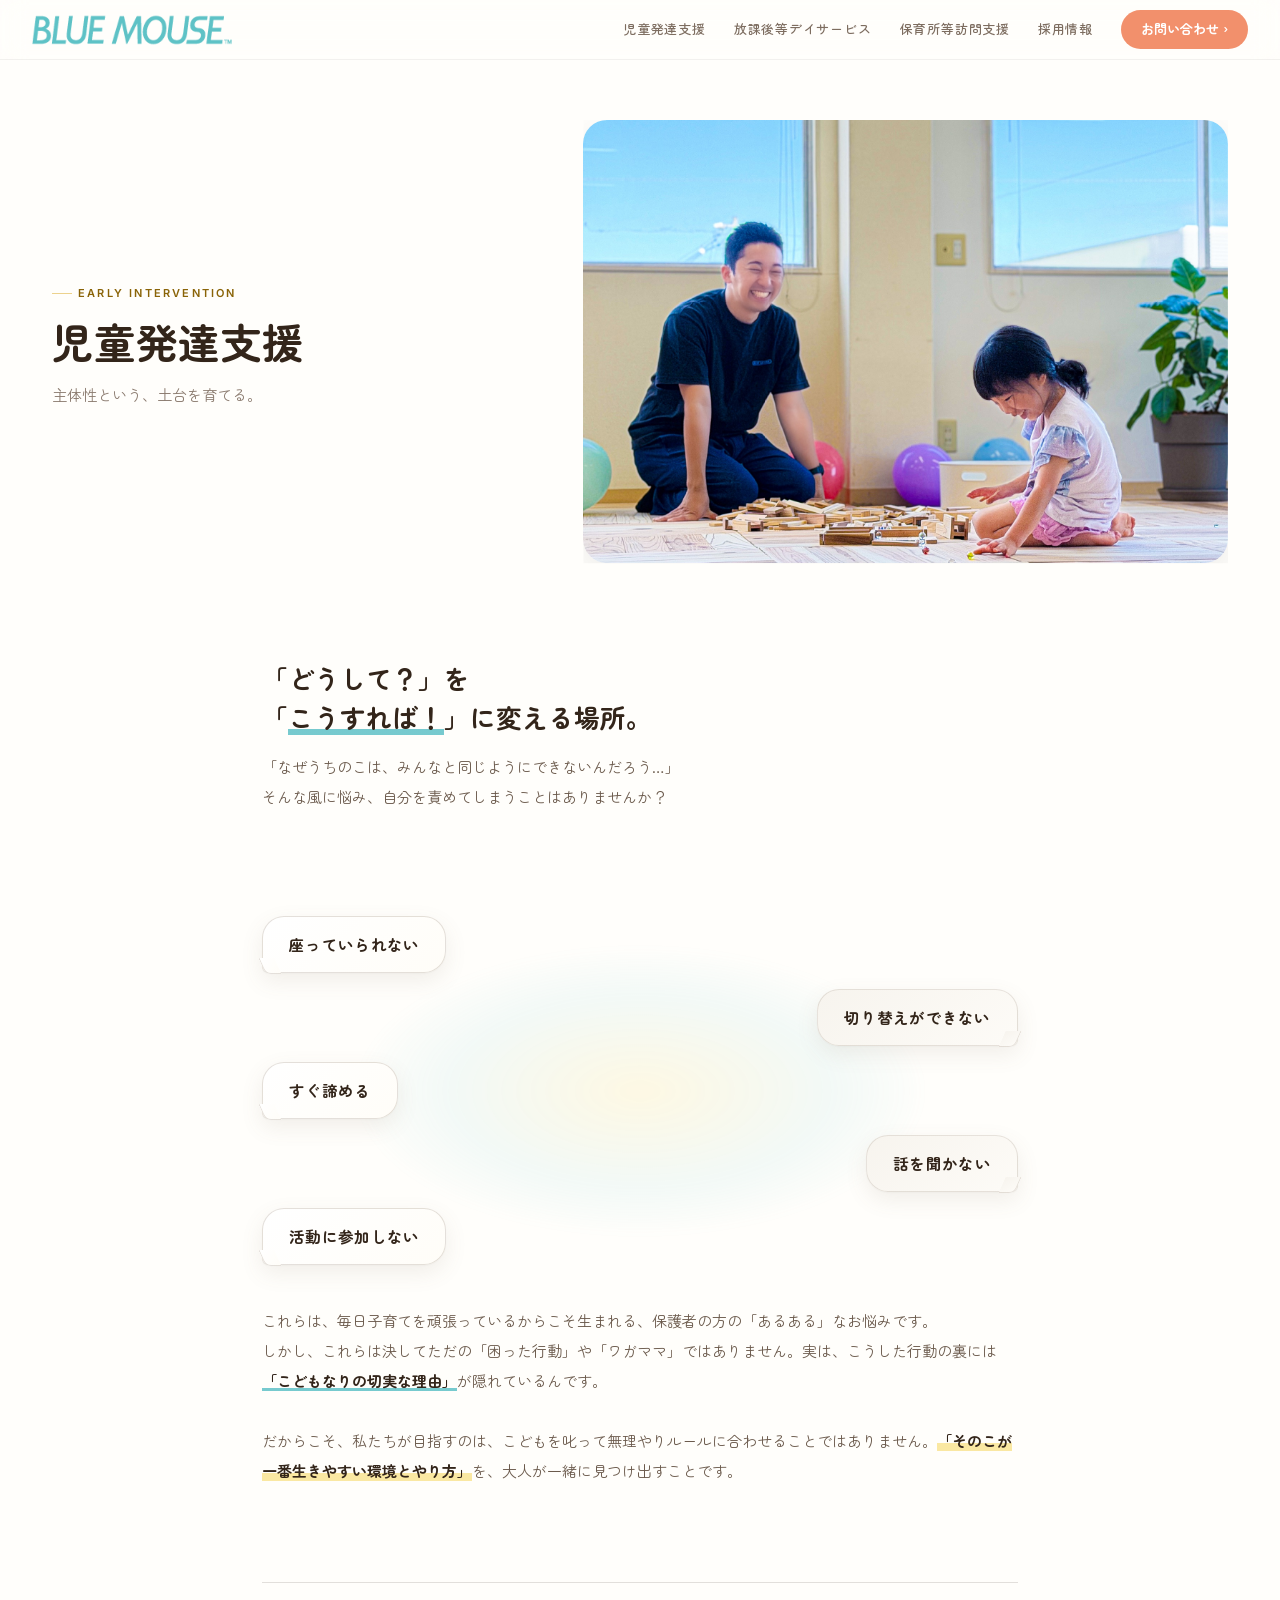
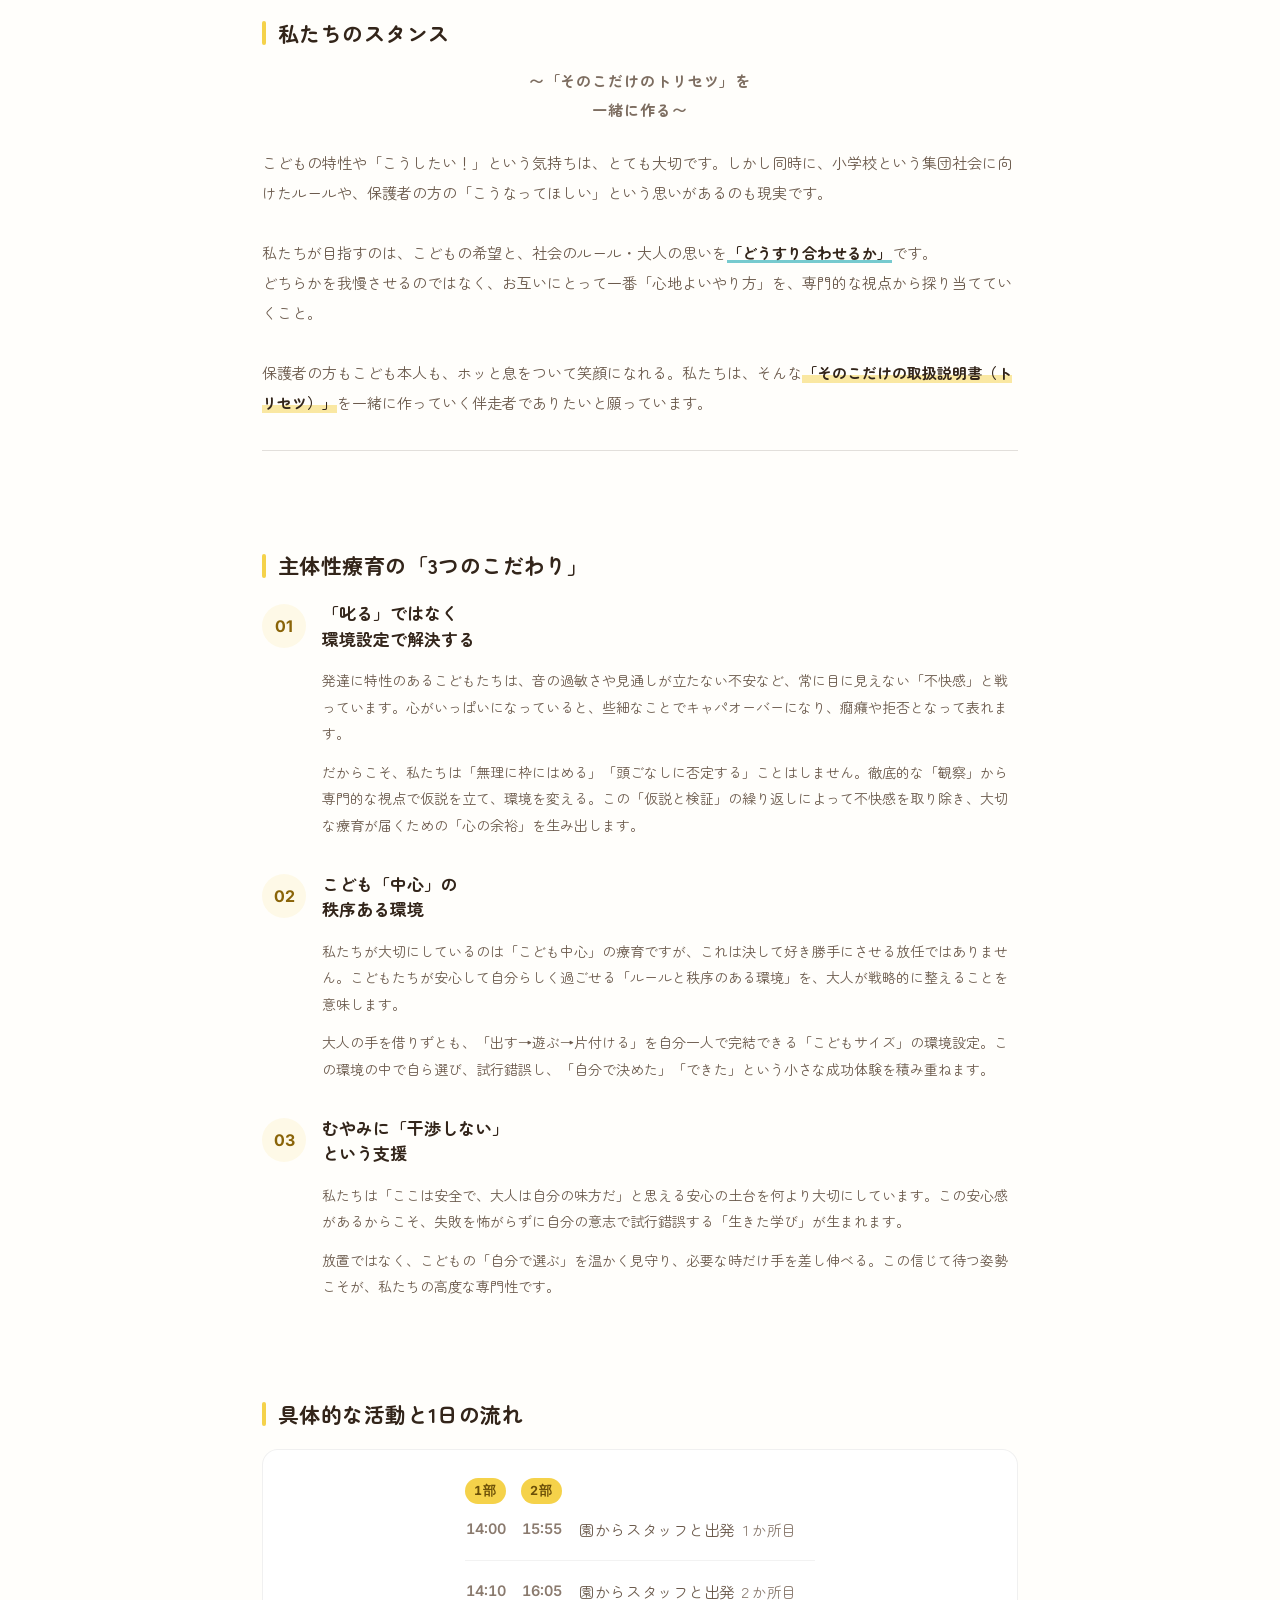
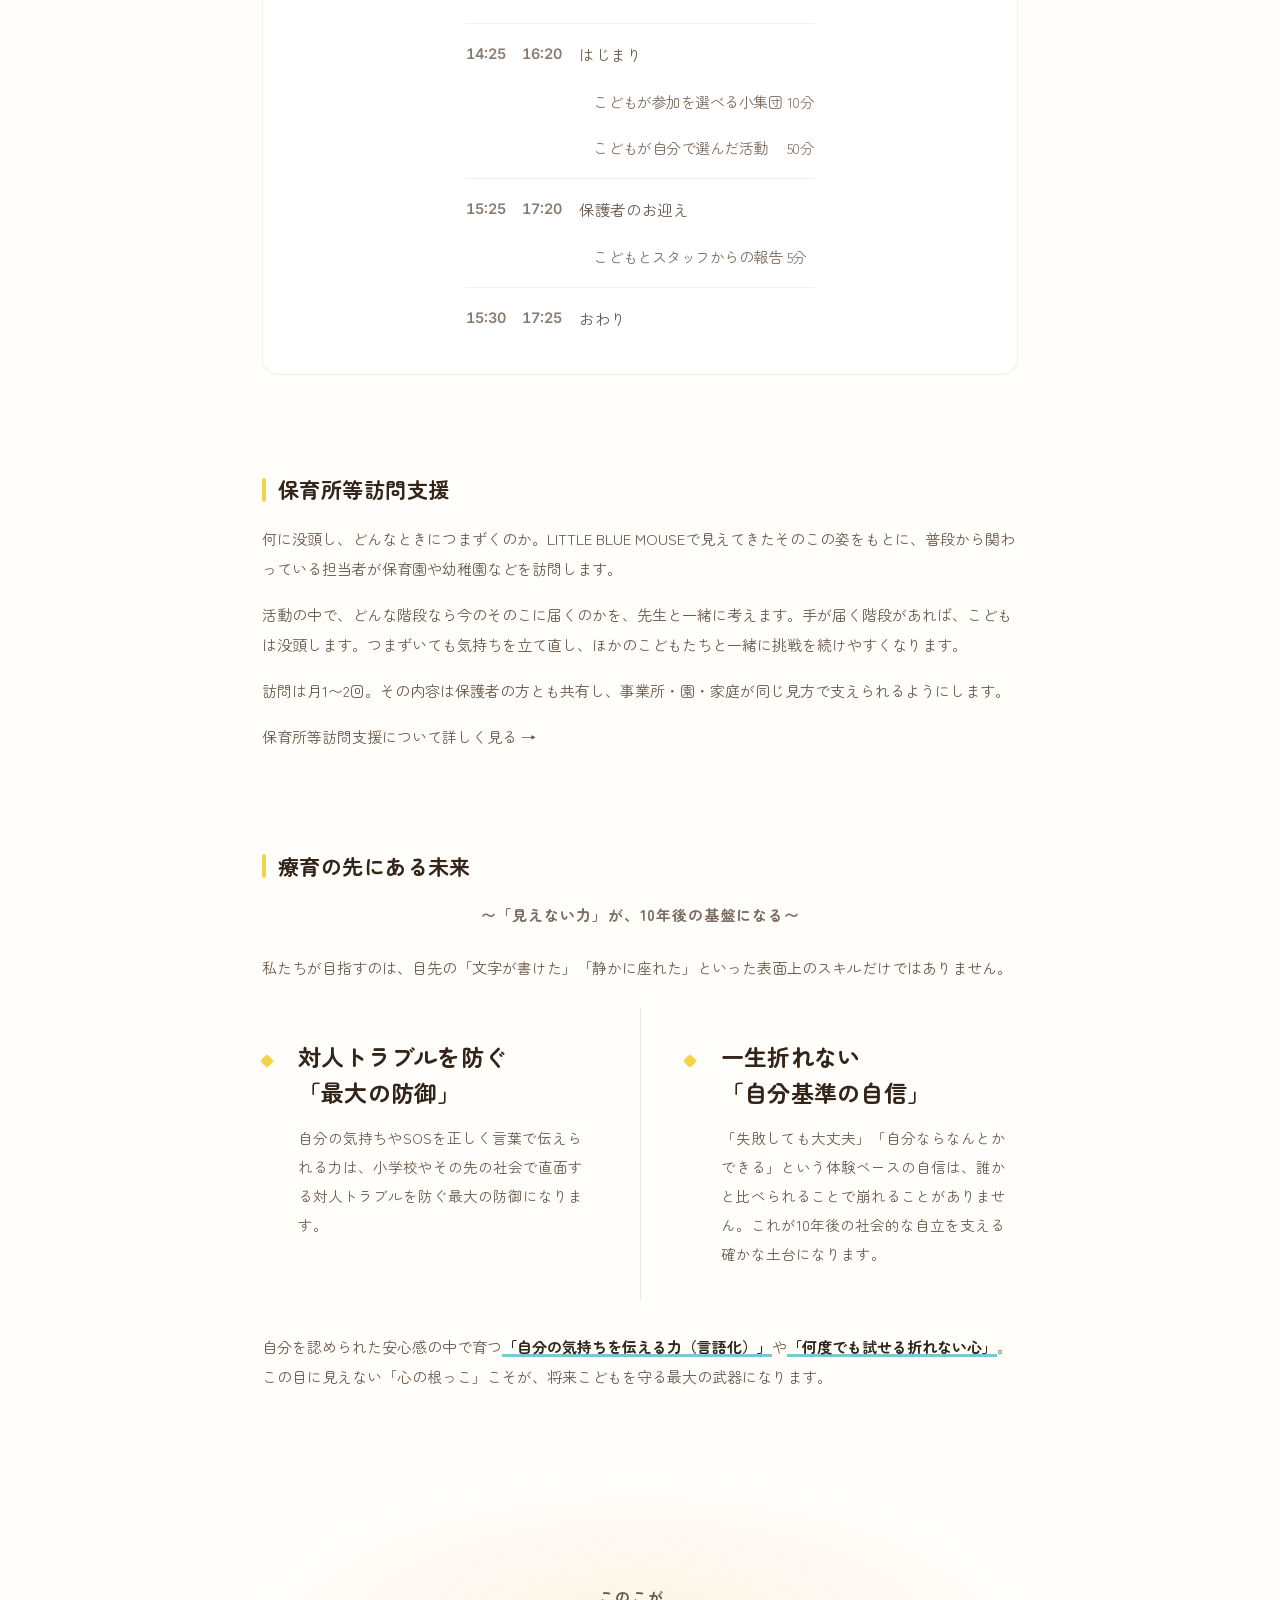
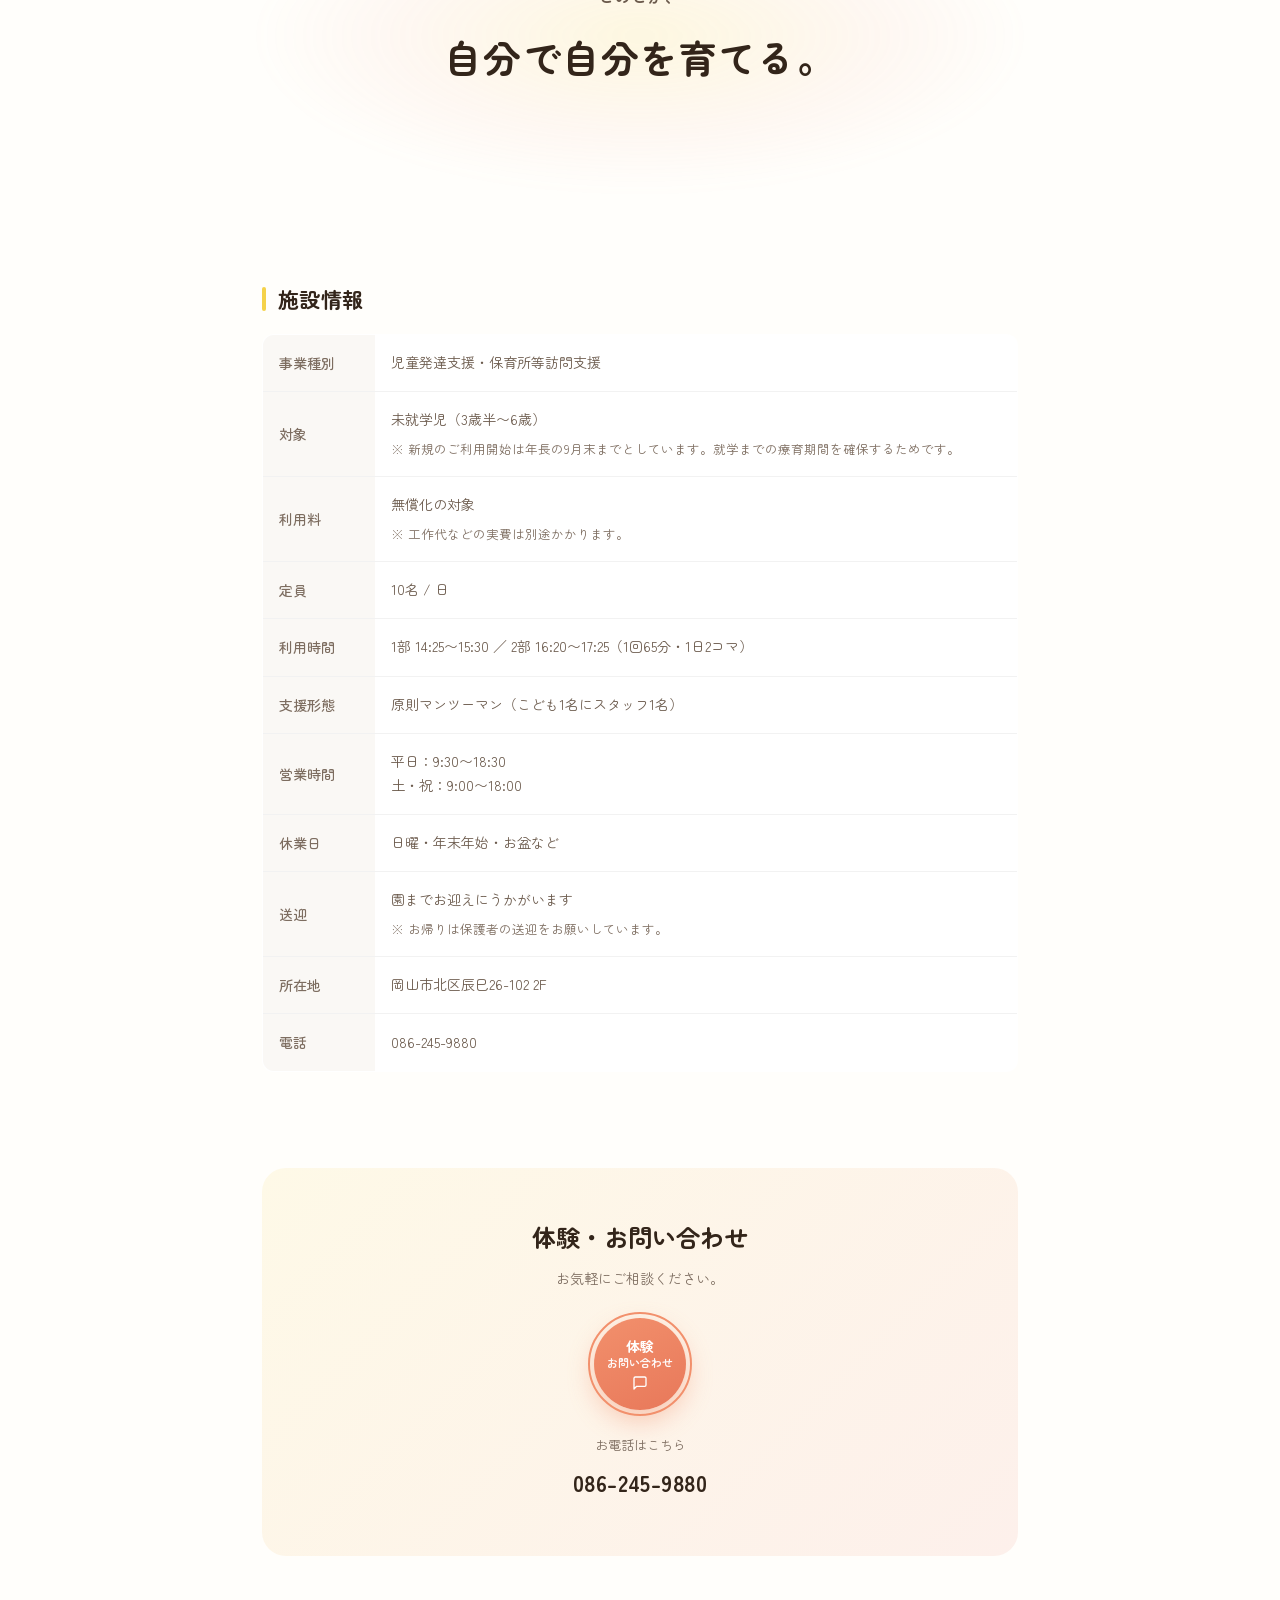
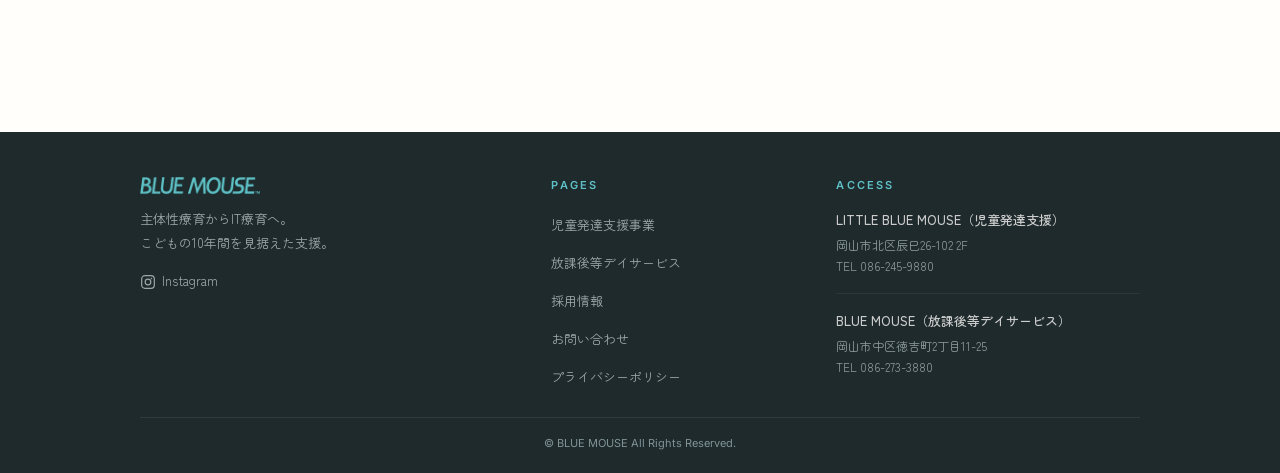
<file: child.html>
<!doctype html>
<html lang="ja">
<head>
  <meta charset="UTF-8" />
  <meta name="google-site-verification" content="v8oe11gaPJCJ67cUPVZUYkLduPgeNwZ7hpXEpOwQskY" />
  <meta name="viewport" content="width=device-width, initial-scale=1.0" />

  <!-- Google tag (gtag.js) — GA4 プロパティ bluemouse.blue / 所有:584@bluemouse.blue -->
  <script async src="https://www.googletagmanager.com/gtag/js?id=G-3GLCNC8RL4"></script>
  <script>
    window.dataLayer = window.dataLayer || [];
    function gtag(){dataLayer.push(arguments);}
    // 本番ドメイン以外（localhost・GitHub Pages既定ドメイン・検証環境）からは計測しない。
    // 動作確認のたびにテスト送信が本番データへ混ざるのを防ぐ。
    // サブドメインも許可しているので、将来 www を使い始めても計測は止まらない
    if (!/(^|\.)bluemouse\.blue$/.test(location.hostname)) {
      window['ga-disable-G-3GLCNC8RL4'] = true;
    }
    // スタッフ端末の除外：一度 ?noga=1 付きでアクセスすると、その端末は以後カウントしない。
    // 事業所のIPフィルタだけでは、スタッフがスマホ回線で見た分が数字に混ざるため併用する。
    // 解除は ?noga=0。localStorageが使えない環境では素通りする（計測は通常どおり）
    try {
      var q = location.search;
      if (q.indexOf('noga=1') !== -1) localStorage.setItem('bm_noga', '1');
      if (q.indexOf('noga=0') !== -1) localStorage.removeItem('bm_noga');
      if (localStorage.getItem('bm_noga') === '1') window['ga-disable-G-3GLCNC8RL4'] = true;
    } catch (e) {}
    gtag('js', new Date());
    gtag('config', 'G-3GLCNC8RL4');

    // 広告の流入元を、ページ移動をまたいで保持する。
    // 広告は child.html に着地し、送信は contact.html で行われるため、
    // URLのパラメータだけでは送信時に失われてしまう。
    // 保存するのは広告の識別名のみ。個人情報は含まない。
    try {
      var bmq = new URLSearchParams(location.search);
      if (bmq.get('utm_source')) {
        sessionStorage.setItem('bm_utm', JSON.stringify({
          source: bmq.get('utm_source') || '',
          medium: bmq.get('utm_medium') || '',
          campaign: bmq.get('utm_campaign') || '',
          content: bmq.get('utm_content') || ''
        }));
      }
    } catch (e) {}

    // 電話クリックの計測。tel:リンクはサイト全体で31箇所あるため、個別のonclickではなく
    // documentへの委譲1つで受ける（リンクを追加しても改修が要らない）
    document.addEventListener('click', function (e) {
      var t = e.target;
      if (!t || typeof t.closest !== 'function') return;
      var a = t.closest('a[href^="tel:"]');
      if (!a || typeof gtag !== 'function') return;
      gtag('event', 'tel_click', {
        phone_number: a.getAttribute('href').replace('tel:', ''),
        page_location: location.href,
        page_title: document.title
      });
    });
  </script>
  <meta name="theme-color" content="#FFFEFB" />
  <title>岡山市北区の児童発達支援｜LITTLE BLUE MOUSE 辰巳教室</title>
  <meta name="description" content="岡山市北区辰巳（北長瀬エリア）の児童発達支援。1回65分・1日2コマ、原則マンツーマン。新規のご利用は3歳半〜年長9月末。リトルブルーマウス辰巳教室。" />
  <link rel="canonical" href="https://bluemouse.blue/child.html" />
  <meta property="og:type" content="website" />
  <meta property="og:url" content="https://bluemouse.blue/child.html" />
  <meta property="og:title" content="岡山市北区の児童発達支援｜LITTLE BLUE MOUSE 辰巳教室" />
  <meta property="og:description" content="岡山市北区辰巳（北長瀬エリア）の児童発達支援。1回65分・1日2コマ、原則マンツーマン。新規のご利用は3歳半〜年長9月末。リトルブルーマウス辰巳教室。" />
  <meta property="og:image" content="https://bluemouse.blue/2.webp" />
  <meta property="og:site_name" content="BLUE MOUSE" />
  <meta property="og:locale" content="ja_JP" />
  <meta name="twitter:card" content="summary_large_image" />
  <meta name="twitter:title" content="岡山市北区の児童発達支援｜LITTLE BLUE MOUSE 辰巳教室" />
  <meta name="twitter:description" content="岡山市北区辰巳（北長瀬エリア）の児童発達支援。1回65分・1日2コマ、原則マンツーマン。新規のご利用は3歳半〜年長9月末。リトルブルーマウス辰巳教室。" />
  <meta name="twitter:image" content="https://bluemouse.blue/2.webp" />
  <link rel="preconnect" href="https://fonts.googleapis.com" />
  <link rel="preconnect" href="https://fonts.gstatic.com" crossorigin />
  <link href="https://fonts.googleapis.com/css2?family=Inter:wght@400;500;600;700&family=Zen+Kaku+Gothic+New:wght@300;400;500;700&family=Zen+Maru+Gothic:wght@400;500;700&display=swap" rel="stylesheet" />
  <style>
    *, *::before, *::after { box-sizing: border-box; margin: 0; padding: 0; }
    html { scroll-behavior: smooth; }
    body { font-family: "Zen Maru Gothic", sans-serif; background: #FFFEFB; color: #33251a; line-height: 1.75; -webkit-font-smoothing: antialiased; }
    a { text-decoration: none; color: inherit; }
    img { display: block; max-width: 100%; }
    /* 児発ページでは濃いティール(#3a9095=放デイのカラー)は使わない。ティールはロゴと同じ --teal:#5fc1c7 のみ。
       ただし #5fc1c7 は白背景でコントラスト2.1:1のため文字色には使わず、下線などのアクセントとして使う */
    :root { --coral:#f2906c; --coral-light:#fdf0eb; --teal:#5fc1c7; --teal-light:#e8f6f7; --yellow:#f5d24a; --yellow-dark:#d9a520; --yellow-light:#fef9e7; --ink:#33251a; --green:#3a6b5e; --bg:#faf8f5;
      /* 余白スケール（4px基準）。セクション間とカード内側はこの2つが唯一の基準値 */
      --sp-1:4px; --sp-2:8px; --sp-3:12px; --sp-4:16px; --sp-5:24px; --sp-6:32px; --sp-7:48px; --sp-8:64px;
      --gutter:32px;   /* 本文の左右余白。帯を画面端まで伸ばす計算にも使う */
      /* イージングはこの2種類だけを使い回す */
      --ease-out:cubic-bezier(.22,1,.36,1); --ease-io:cubic-bezier(.65,0,.35,1);
      --section-gap:var(--sp-8); --card-pad:var(--sp-6); }

    /* Header */
    .header { position: fixed; top:0; left:0; right:0; z-index:100; display:flex; align-items:center; justify-content:space-between; padding:0 32px; height:60px; background: transparent; backdrop-filter:blur(12px); -webkit-backdrop-filter:blur(12px); border-bottom:1px solid rgba(0,0,0,.05); }
    .header__logo img { height:32px; width:auto; }
    .header__nav { display:flex; align-items:center; gap:28px; }
    .header__link { font-size:13px; font-weight:500; letter-spacing:.06em; color:#7d6d60; transition:color .2s; }
    .header__link:hover { color:var(--yellow); }
        .header__cta { display:inline-flex; align-items:center; padding:8px 20px; background:var(--coral); color:#fff; font-size:13px; font-weight:600; border-radius:100px; transition:background .2s; cursor:pointer; }
    .header__cta:hover { background:#e87e59; }
    .header__cta-wrap { position:relative; }
    .header__cta-drop { display:none; position:absolute; top:100%; right:0; background:transparent; padding-top:10px; min-width:210px; z-index:200; flex-direction:column; gap:2px; }
    .header__cta-drop::before { content:''; position:absolute; top:10px; left:0; right:0; bottom:0; background:#fff; border-radius:14px; box-shadow:0 8px 32px rgba(0,0,0,.12); z-index:-1; }
    .header__cta-wrap:hover .header__cta-drop { display:flex; }
    .header__cta-drop a { padding:10px 14px; font-size:13px; font-weight:600; border-radius:8px; color:var(--ink); white-space:nowrap; transition:background .15s; }
    .header__cta-drop a:nth-child(1):hover { background:#e8f0ee; color:#3a6b5e; }
    .header__cta-drop a:nth-child(2):hover { background:#fef9e7; color:#6b4f08; }
    .header__cta-drop a:nth-child(3):hover { background:#e8f6f7; color:#2f767a; }
    /* 4つ目＝保育所等訪問支援。--yellow を持たないページがあるので直値で指定する */
    .header__cta-drop a:nth-child(4):hover { background:#f2ebe0; color:#8a6408; }
    .header__burger { display:none; flex-direction:column; gap:5px; background:none; border:none; cursor:pointer; padding:8px; }
    .header__burger span { display:block; width:20px; height:1.5px; background:var(--ink); border-radius:2px; transition:transform .3s, opacity .3s; }
    .header__burger.is-open span:nth-child(1) { transform:translateY(6.5px) rotate(45deg); }
    .header__burger.is-open span:nth-child(2) { opacity:0; }
    .header__burger.is-open span:nth-child(3) { transform:translateY(-6.5px) rotate(-45deg); }
    .mobile-nav { display:flex; position:fixed; top:60px; left:0; right:0; bottom:0; background:rgba(255,254,251,.98); backdrop-filter:blur(16px); z-index:200; flex-direction:column; align-items:center; justify-content:center; gap:24px; opacity:0; visibility:hidden; transform:translateY(-8px); pointer-events:none; transition:opacity .4s ease, transform .4s ease, visibility 0s linear .4s; }
    .mobile-nav.is-open { opacity:1; visibility:visible; transform:translateY(0); pointer-events:auto; transition:opacity .4s ease, transform .4s ease, visibility 0s linear 0s; }
    .mobile-nav a { font-size:17px; color:#8a7a6e; letter-spacing:.08em; }
    /* 期間限定の相談会LP。イエロー＝情報ラベル（コーラルはお問い合わせ＝行動色なので使わない）。
       放デイ・プライバシーのページには --yellow を持たせていないため、ここは直値で指定する */
    .mobile-nav a.mn-link--campaign { position:relative; display:inline-flex; align-items:center; color:#33251a; font-weight:600; }
    /* バッジは絶対配置で流れから外す。インラインだとバッジ幅ぶんラベルが右へ38.6pxずれ、
       他のメニュー項目（中心187.5px）と縦のラインが揃わないため */
    .mobile-nav a.mn-link--campaign .mn-badge {
      position:absolute; right:100%; margin-right:9px; top:50%; transform:translateY(-50%); }
    .mn-badge { font-size:10.5px; font-weight:700; letter-spacing:.06em; line-height:1.5;
      color:#6b4f08; background:#f5d24a; padding:3px 9px; border-radius:100px; white-space:nowrap; }
    .mn-accordion { width: 100%; text-align: center; }
    .mn-accordion__toggle { background: none; border: none; cursor: pointer; font-family: inherit; font-size: 17px; color: #8a7a6e; letter-spacing: .08em; display: inline-flex; align-items: center; gap: 8px; padding: 0; }
    .mn-accordion__toggle:hover { color: var(--yellow); }
    .mn-caret { font-size: 10px; display: inline-block; transition: transform .25s ease; }
    .mn-accordion.is-open .mn-caret { transform: rotate(90deg); }
    .mn-accordion__panel { max-height: 0; overflow: hidden; transition: max-height .3s ease; display: flex; flex-direction: column; gap: 14px; align-items: center; }
    .mn-accordion.is-open .mn-accordion__panel { max-height: 160px; margin-top: 14px; }
    .mobile-nav a.mn-sublink { font-size: 14px; color: #a89583; }
    .mn-insta { display: inline-flex; align-items: center; justify-content: center; width: 44px; height: 44px; border: 1.5px solid rgba(0,0,0,.15); border-radius: 12px; color: var(--ink); margin-top: 8px; }
    .mn-insta:hover { border-color: var(--yellow); color: var(--yellow); }

    /* Page hero (split text + image, matches homepage hero format) */
    .pg-hero { padding:100px 32px var(--section-gap); max-width:1240px; margin:0 auto; display:grid; grid-template-columns:0.9fr 1.2fr; gap:var(--sp-7); align-items:center; }
    .pg-hero__text { order:1; }
    /* 文字は #d9a520 だと地の生成りに2.23:1で読めないため、焦がした金 #8a6408（5.3:1）。
       下の飾り線は装飾なので --yellow-dark のままでよい */
    .pg-hero__tag { display:inline-flex; align-items:center; gap:6px; font-family:"Inter",sans-serif; font-size:11px; font-weight:600; letter-spacing:.2em; text-transform:uppercase; color:#8a6408; margin-bottom:10px; }
    .pg-hero__tag::before { content:''; width:20px; height:1px; background:var(--yellow-dark); opacity:.5; }
    .pg-hero__title { font-family:"Zen Maru Gothic",sans-serif; font-size:clamp(1.8rem,3.5vw,2.6rem); font-weight:700; line-height:1.35; color:var(--ink); margin-bottom:12px;  text-wrap:balance;}
    .pg-hero__sub { font-size:15px; color:#8a7a6e; line-height:1.9; }
    .pg-hero__visual { order:2; position:relative; }
    .pg-hero__img-wrap { position:relative; border-radius:24px; overflow:hidden; aspect-ratio:16/11; box-shadow:0 12px 40px rgba(0,0,0,.08); }
    .pg-hero__img-wrap img { width:100%; height:100%; object-fit:cover; }

    /* Content */
    .pg-content { max-width:820px; margin:0 auto; padding:0 var(--gutter) 80px; }

    /* Campaign promo card */
    .pg-promo { position:relative; display:flex; align-items:center; gap:20px; padding:var(--sp-5) var(--sp-6); margin-bottom:var(--section-gap); border-radius:20px; overflow:hidden; isolation:isolate;
      background:linear-gradient(120deg, #fffdf4 0%, #f8fdfd 45%, #fff8f4 100%);
      box-shadow:0 2px 6px rgba(217,165,32,.07), 0 14px 34px rgba(217,165,32,.10);
      transition:transform .3s cubic-bezier(.22,1,.36,1), box-shadow .3s; }
    /* 流れるグラデーションの縁（イエロー→コーラル→ロゴティール） */
    .pg-promo::before { content:''; position:absolute; inset:0; border-radius:inherit; padding:1.5px; z-index:2; pointer-events:none;
      background:linear-gradient(90deg, var(--yellow) 0%, var(--coral) 22%, var(--teal) 45%, var(--coral) 68%, var(--yellow) 100%);
      background-size:300% 100%;
      -webkit-mask:linear-gradient(#000 0 0) content-box, linear-gradient(#000 0 0);
      -webkit-mask-composite:xor; mask:linear-gradient(#000 0 0) content-box, linear-gradient(#000 0 0); mask-composite:exclude;
      animation:promoEdge 9s linear infinite; }
    /* ゆっくり漂う光のにじみ（右：暖色） */
    .pg-promo::after { content:''; position:absolute; top:50%; right:4%; width:190px; height:190px; border-radius:50%; pointer-events:none;
      background:radial-gradient(circle, rgba(245,210,74,.32) 0%, rgba(242,144,108,.15) 45%, rgba(255,255,255,0) 72%);
      animation:promoOrb 11s linear infinite; }
    /* 斜めに走る光のスイープ */
    .pg-promo__shine { position:absolute; inset:0; border-radius:inherit; overflow:hidden; pointer-events:none; }
    .pg-promo__shine::before { content:''; position:absolute; top:-60%; left:-70%; width:32%; height:220%; transform:rotate(14deg);
      background:linear-gradient(100deg, rgba(255,255,255,0) 0%, rgba(255,255,255,.9) 50%, rgba(255,255,255,0) 100%);
      animation:promoShine 6s ease-in-out infinite; }
    /* 逆回りに漂うティールの光（寒色を足して奥行きを出す） */
    .pg-promo__shine::after { content:''; position:absolute; top:50%; left:26%; width:210px; height:210px; border-radius:50%;
      background:radial-gradient(circle, rgba(95,193,199,.20) 0%, rgba(95,193,199,.09) 46%, rgba(255,255,255,0) 74%);
      animation:promoOrbTeal 13s linear infinite; }
    .pg-promo:hover { transform:translateY(-3px); box-shadow:0 4px 10px rgba(217,165,32,.10), 0 20px 44px rgba(217,165,32,.18); }

    .pg-promo__body { position:relative; z-index:1; flex:1; min-width:0; }
    /* 「限定」は情報ラベル＝イエロー */
    .pg-promo__badge { display:inline-flex; align-items:center; gap:6px; background:linear-gradient(135deg, #f8db63 0%, var(--yellow) 100%); color:#6b4f08; font-size:11px; font-weight:700; letter-spacing:.06em; padding:5px 13px; border-radius:100px; margin-bottom:9px; box-shadow:0 4px 12px rgba(217,165,32,.28); }
    .pg-promo__dot { width:6px; height:6px; border-radius:50%; background:#8a6408; animation:promoPulse 2s ease-out infinite; }
    .pg-promo__text { font-size:15px; font-weight:700; color:var(--ink); line-height:1.55; letter-spacing:.01em; }
    /* アクションボタン＝コーラル。小さく、動きで目を引かせる */
    .pg-promo__cta { position:relative; z-index:1; flex-shrink:0; display:inline-flex; align-items:center; gap:5px; padding:7px 15px; border-radius:100px;
      /* 白い筋を走らせず、コーラルの濃淡がゆっくり流れるだけの上品な艶 */
      background:linear-gradient(112deg, var(--coral) 0%, #f7a482 26%, var(--coral) 50%, #e8825d 74%, var(--coral) 100%);
      background-size:220% 100%; color:#fff;
      font-size:12px; line-height:1.5; font-weight:700; letter-spacing:.07em; white-space:nowrap;
      animation:promoHalo 2.8s ease-out infinite, promoCtaSheen 7s linear infinite;
      transition:transform .25s cubic-bezier(.22,1,.36,1); }
    .pg-promo__cta-arrow { width:12px; height:12px; animation:promoArrow 1.8s ease-in-out infinite; }
    .pg-promo:hover .pg-promo__cta { transform:translateX(3px) scale(1.05); }

    @keyframes promoEdge  { from { background-position:0% 0; } to { background-position:300% 0; } }
    @keyframes promoShine { 0% { left:-70%; } 45%, 100% { left:135%; } }
    @keyframes promoCtaSheen { from { background-position:0% 0; } to { background-position:220% 0; } }
    @keyframes promoHalo {
      0%   { box-shadow:0 3px 10px rgba(226,120,80,.30), 0 0 0 0 rgba(242,144,108,.6); }
      70%  { box-shadow:0 3px 10px rgba(226,120,80,.30), 0 0 0 11px rgba(242,144,108,0); }
      100% { box-shadow:0 3px 10px rgba(226,120,80,.30), 0 0 0 0 rgba(242,144,108,0); }
    }
    @keyframes promoOrb {
      0%   { transform:translate(0, -50%) scale(1); opacity:.85; }
      33%  { transform:translate(-26px, -56%) scale(1.12); opacity:1; }
      66%  { transform:translate(14px, -45%) scale(.94); opacity:.9; }
      100% { transform:translate(0, -50%) scale(1); opacity:.85; }
    }
    /* 暖色オーブとは逆回りに漂わせて、常に色が混ざり続けるように */
    @keyframes promoOrbTeal {
      0%   { transform:translate(0, -50%) scale(1); opacity:.8; }
      33%  { transform:translate(30px, -44%) scale(.92); opacity:.95; }
      66%  { transform:translate(-16px, -57%) scale(1.1); opacity:.85; }
      100% { transform:translate(0, -50%) scale(1); opacity:.8; }
    }
    @keyframes promoPulse { 0% { box-shadow:0 0 0 0 rgba(138,100,8,.6); } 70% { box-shadow:0 0 0 8px rgba(138,100,8,0); } 100% { box-shadow:0 0 0 0 rgba(138,100,8,0); } }
    @keyframes promoArrow { 0%, 100% { transform:translateX(0); } 50% { transform:translateX(4px); } }
    @media (prefers-reduced-motion:reduce) {
      .pg-promo::before, .pg-promo::after, .pg-promo__shine::before, .pg-promo__shine::after, .pg-promo__dot,
      .pg-promo__cta, .pg-promo__cta-arrow { animation:none; }
      .pg-promo__cta { box-shadow:0 3px 10px rgba(226,120,80,.30); }
    }

    /* Intro */
    .pg-intro { margin-bottom:var(--section-gap); }
    .pg-intro__lead { font-size:clamp(1.2rem,2.2vw,1.6rem); font-weight:700; color:var(--ink); line-height:1.5; margin-bottom:var(--sp-4); }
    .pg-intro__lead em { font-style:normal; color:var(--ink); background:linear-gradient(transparent 84%, rgba(95,193,199,.85) 84%); }
    .pg-intro__body { font-size:15px; color:#6b5a4c; line-height:2; }

    /* Worry section */
    .pg-worry { margin-bottom:var(--section-gap); }
    .pg-worry-cloud { position:relative; margin:var(--sp-5) 0 var(--sp-6); padding:var(--sp-2) 0; }
    .pg-worry-cloud::before { content:''; position:absolute; top:50%; left:50%; width:min(560px,92%); height:280px; transform:translate(-50%,-50%); border-radius:50%; background:radial-gradient(ellipse at center, rgba(245,210,74,.13) 0%, rgba(95,193,199,.08) 48%, rgba(255,255,255,0) 74%); filter:blur(6px); pointer-events:none; animation:worryAura 18s linear infinite; }
    .pg-worry-list { position:relative; list-style:none; display:flex; flex-direction:column; gap:16px; }
    .pg-worry-list li { align-self:flex-start; max-width:82%; }
    .pg-worry-list li:nth-child(even) { align-self:flex-end; }
    /* 「悩み」は装飾でありアクションではないので、コーラルを使わず中立の暖色グレーに */
    .pg-worry-bubble { position:relative; display:inline-block; padding:14px 26px; border-radius:22px 22px 22px 6px; background:linear-gradient(140deg, #fff 0%, #fffdf8 100%); border:1.5px solid rgba(120,102,82,.20); font-size:15.5px; font-weight:600; letter-spacing:.02em; color:var(--ink); box-shadow:0 8px 22px rgba(120,102,82,.10), 0 1px 2px rgba(0,0,0,.03); will-change:transform; }
    .pg-worry-list li:nth-child(even) .pg-worry-bubble { border-radius:22px 22px 6px 22px; background:linear-gradient(140deg, #f7f4ee 0%, #fdfbf7 100%); border-color:rgba(120,102,82,.16); }
    .pg-worry-bubble::after { content:''; position:absolute; bottom:-1.5px; left:-1.5px; width:16px; height:16px; background:inherit; border-left:1.5px solid rgba(120,102,82,.20); border-bottom:1.5px solid rgba(120,102,82,.20); border-radius:0 0 0 6px; transform:skewX(24deg); }
    .pg-worry-list li:nth-child(even) .pg-worry-bubble::after { left:auto; right:-1.5px; border-left:none; border-right:1.5px solid rgba(120,102,82,.16); border-bottom-color:rgba(120,102,82,.16); border-radius:0 0 6px 0; transform:skewX(-24deg); }

    /* 登場（stagger）は li、漂いは bubble に。漂いはページ読み込み時から止まらず動き続ける */
    .js-ready .pg-worry-list li { opacity:0; }
    .pg-worry.is-visible .pg-worry-list li { animation:worryRise .7s cubic-bezier(.22,1,.36,1) forwards; }
    .pg-worry.is-visible .pg-worry-list li:nth-child(1) { animation-delay:.05s; }
    .pg-worry.is-visible .pg-worry-list li:nth-child(2) { animation-delay:.22s; }
    .pg-worry.is-visible .pg-worry-list li:nth-child(3) { animation-delay:.39s; }
    .pg-worry.is-visible .pg-worry-list li:nth-child(4) { animation-delay:.56s; }
    .pg-worry.is-visible .pg-worry-list li:nth-child(5) { animation-delay:.73s; }
    @keyframes worryRise { from { opacity:0; transform:translateY(18px); } to { opacity:1; transform:translateY(0); } }

    /* 常時ドリフト：linear + バブルごとに周期をずらして、止まって見える瞬間をなくす */
    .pg-worry-bubble { animation:worryDrift 9s linear infinite; }
    .pg-worry-list li:nth-child(1) .pg-worry-bubble { animation-duration:9s;    animation-delay:-0.0s; }
    .pg-worry-list li:nth-child(2) .pg-worry-bubble { animation-duration:11s;   animation-delay:-2.4s; }
    .pg-worry-list li:nth-child(3) .pg-worry-bubble { animation-duration:8s;    animation-delay:-4.1s; }
    .pg-worry-list li:nth-child(4) .pg-worry-bubble { animation-duration:12.5s; animation-delay:-6.3s; }
    .pg-worry-list li:nth-child(5) .pg-worry-bubble { animation-duration:10s;   animation-delay:-1.7s; }
    @keyframes worryDrift {
      0%   { transform:translate3d(0, 0, 0)      rotate(0deg); }
      20%  { transform:translate3d(5px, -6px, 0) rotate(.8deg); }
      40%  { transform:translate3d(2px, -11px, 0) rotate(.2deg); }
      60%  { transform:translate3d(-4px, -8px, 0) rotate(-.7deg); }
      80%  { transform:translate3d(-5px, -3px, 0) rotate(-.4deg); }
      100% { transform:translate3d(0, 0, 0)      rotate(0deg); }
    }
    @keyframes worryAura {
      0%   { transform:translate(-50%,-50%) scale(1);    opacity:.85; }
      33%  { transform:translate(-52%,-52%) scale(1.07); opacity:1; }
      66%  { transform:translate(-48%,-49%) scale(1.03); opacity:.92; }
      100% { transform:translate(-50%,-50%) scale(1);    opacity:.85; }
    }
    @media (prefers-reduced-motion:reduce) {
      .js-ready .pg-worry-list li { opacity:1; }
      .pg-worry.is-visible .pg-worry-list li,
      .pg-worry-bubble,
      .pg-worry-cloud::before { animation:none; }
    }
    .pg-worry__body { font-size:15px; color:#6b5a4c; line-height:2; }
    .pg-worry__body em { font-style:normal; font-weight:700; color:var(--ink); background:linear-gradient(transparent 86%, rgba(95,193,199,.85) 86%); }
    .pg-worry__body strong { font-weight:700; color:var(--ink); background:linear-gradient(transparent 62%, rgba(245,210,74,.5) 62%); }

    /* Stance section */
    /* 塗りも囲いも持たせず、細い罫線2本だけで区切る。
       スマホで本文幅が1pxも削られず、色の面積で主張しすぎることもない */
    .pg-stance { border-top:1px solid rgba(51,37,26,.14); border-bottom:1px solid rgba(51,37,26,.14);
      padding:var(--sp-6) 0; margin-bottom:var(--section-gap); }
    /* サブコピーはこのセクションの主張なので、本文より一段大きく */
    .pg-stance__sub { font-size:15px; font-weight:600; color:#7d6d60; text-align:center; margin:var(--sp-4) 0 var(--sp-5); letter-spacing:.06em; line-height:1.9; }
    .pg-stance__body { font-size:15px; color:#6b5a4c; line-height:2; }
    .pg-stance__body em { font-style:normal; font-weight:700; color:var(--ink); background:linear-gradient(transparent 86%, rgba(95,193,199,.85) 86%); }
    .pg-stance__body strong { font-weight:700; color:var(--ink); background:linear-gradient(transparent 62%, rgba(245,210,74,.5) 62%); }

    /* 3 Kodawari */
    .pg-kodawari { margin-bottom:var(--section-gap); }
    .pg-kodawari-list { display:flex; flex-direction:column; gap:var(--sp-6); margin-top:var(--sp-4); }
    .pg-kodawari-item { display:block; }
    .pg-kodawari-item__head { display:flex; align-items:center; gap:var(--sp-4); margin-bottom:var(--sp-4); }
    .pg-kodawari-item__head h3 { font-size:17px; font-weight:700; color:var(--ink); line-height:1.5; margin:0; }
    .pg-kodawari-num { width:44px; height:44px; border-radius:50%; display:flex; align-items:center; justify-content:center; font-family:"Inter",sans-serif; font-size:16px; font-weight:700; flex-shrink:0; }
    /* 数字は #d9a520 だと淡黄の地に2.13:1で読めない（16px太字はAA=4.5:1が必要）。
       同系の焦がした金 #8a6408（5.1:1）まで落とす。放デイの番号(4.6:1)と同じ考え方 */
    .pg-kodawari-num--yellow { background:var(--yellow-light); color:#8a6408; }
    .pg-kodawari-body { padding-left:60px; }
    .pg-kodawari-body p { font-size:14px; color:#6b5a4c; line-height:1.9; }
    .pg-kodawari-body p + p { margin-top:var(--sp-3); }

    @media (max-width:780px) {
      .pg-kodawari-body { padding-left:0; }
    }

    /* Daily schedule */
    .pg-schedule { margin-bottom:var(--section-gap); }
    /* 1部と2部は中身がまったく同じで、違うのは時刻だけ。
       カードを2枚並べると説明が2回出て、スマホでは縦に積まれて比較もできない。
       時刻を2列にして説明を1列に共有すると、行数が半分になり左右で見比べられる */
    .pg-flow { background:#fff; border:1px solid rgba(0,0,0,.06); border-radius:16px;
      padding:var(--sp-5) clamp(8px,2.4vw,14px); margin-top:var(--sp-4);
      /* 幅の値は1箇所にまとめる。サブ行の字下げがこれらの合計で決まるため、
         バラバラに書くとどれかを変えたときに字下げだけ合わなくなる */
      --flow-t:clamp(37px,9.7vw,43px);
      --flow-gap:clamp(8px,calc(8px + (100vw - 375px) * .11),14px);
      --flow-pad:clamp(9px,2.9vw,16px);
      --flow-sub:clamp(20px,5.6vw,28px); }
    /* 幅いっぱいに伸ばさず、中身の幅に合わせてカードの中央に置く。
       伸ばすと、タブレット(667〜780px)やPCで中身が300px台のまま
       列だけ700px近くになり、表としてスカスカに見える */
    .pg-flow table { width:auto; max-width:100%; margin-inline:auto; border-collapse:collapse; }
    .pg-flow th { padding-bottom:var(--sp-3); }
    .pg-flow__label { display:inline-block; font-family:"Inter",sans-serif; font-size:11.5px; font-weight:700;
      letter-spacing:.08em; color:#6b4f08; background:var(--yellow); padding:2px 9px; border-radius:100px;
      font-size:clamp(11.5px,3.07vw,12.5px); white-space:nowrap;
      /* 等幅数字。プロポーショナルだと「1」が「2」より2.4px細く、
         左右の余白を同じにしてもピルの幅が揃わない */
      font-variant-numeric:tabular-nums; }
    /* 375pxでは余裕が7pxしかないが、402px（iPhone 16 Pro）では34px余る。
       固定値だと狭い端末に合わせたまま広い端末で間延びするので、幅に連動させる。
       下限は375pxでの実測値そのまま、上限で止めて大画面での肥大を防ぐ */
    /* 上下だけを指定する。padding の一括指定だと左右も0に固定され、
       .pg-flow__d の padding-left（間隔）を打ち消してしまう */
    .pg-flow td { padding-block:clamp(12px,3.4vw,17px); border-top:1px solid rgba(0,0,0,.05); vertical-align:top; }
    .pg-flow tbody tr:first-child td { border-top:none; padding-top:0; }
    /* 1部と2部の間隔は優先度が高い（43さん判断）。
       時刻列を文字幅に寄せ、カードの左右余白を詰めて、その分をここに回している。
       375pxでも8pxを確保し、画面が広がるほど空ける */
    .pg-flow thead th:first-child,
    .pg-flow tbody tr:not(.is-sub) td:first-child { padding-right:var(--flow-gap); }
    .pg-flow__t { width:var(--flow-t); white-space:nowrap; font-family:"Inter",sans-serif;
      font-size:clamp(13px,3.45vw,14.5px); font-weight:600; color:#8a7a6e; text-align:center;
      /* 時刻も等幅に。プロポーショナルだと14:10と15:55で3.3pxずれ、縦の列が揃わない */
      font-variant-numeric:tabular-nums; }
    /* 字間 -0.03em は試行中（2026-10-05）。表は情報密度が高いので本文よりわずかに詰めている。
       ただしページの他の本文（訪問支援の段落・施設情報の表）は normal のままなので、
       続けて読むと密度が変わる。戻すならこの letter-spacing の1行を消す */
    .pg-flow__d { padding-left:var(--flow-pad); font-size:clamp(14px,3.75vw,15.5px); color:#6b5a4c; line-height:1.8;
      letter-spacing:-0.03em; }
    /* はじまり・お迎えの中身。時刻列は空にして、字下げで従属関係を示す */
    .pg-flow tr.is-sub td { border-top:none; padding-top:2px; }
    /* サブ行は colspan で1セルにする。空のセルを置くと読み上げで「空白、空白」と
       読まれ、しかも上の行との従属関係は伝わらない。
       左余白＝時刻列×2＋1部2部の間隔＋字下げ で、見た目の位置は変えない */
    .pg-flow tr.is-sub .pg-flow__d {
      padding-left:calc(var(--flow-t) * 2 + var(--flow-gap) + var(--flow-sub));
      font-size:clamp(13.5px,3.6vw,15px); color:#7d6d60; }
    /* サブ行の本文に最小幅を持たせ、後ろの「分」の左端を縦に揃える。
       最長は13文字（こどもが参加を選べる小集団／こどもとスタッフからの報告）で、
       字送り -0.03em 込みで約12.7em。em指定なので文字サイズが変わっても追従する */
    .pg-flow__sub { display:inline-block; min-width:12.7em; }
    /* iPhone SEの「表示拡大」は320pxで来る。375px向けの下限のままだと折り返すため、
       374px以下だけ各値を下げる。375px以上の見え方は変わらない */
    @media (max-width:374px) {
      .pg-flow { padding-inline:5px;
        --flow-t:31px; --flow-gap:5px; --flow-pad:6px; --flow-sub:12px; }
      .pg-flow__t { font-size:11.5px; }
      .pg-flow__d { font-size:12.5px; }
      .pg-flow tr.is-sub .pg-flow__d { font-size:12px; }
      .pg-flow__sub { min-width:12.6em; }
      .pg-flow__min { font-size:11px; margin-left:2px; }
    }

    .pg-flow__min { margin-left:3px; color:#8a7a6e; white-space:nowrap;
      font-size:clamp(12.5px,calc(12.5px + (100vw - 375px) * .06),14.5px); }

    /* Future benefits */
    .pg-future { margin-bottom:var(--section-gap); }
    .pg-future__intro { font-size:15px; color:#6b5a4c; line-height:2; margin:var(--sp-4) 0 var(--sp-5); }
    /* 保育所等訪問支援。1日の流れの直後に置く本文だけのセクション。
       見出しは施設情報と同じ pg-info__title を使い、段落は上の intro と同じ字送りに揃える */
    .pg-visit { margin-bottom:var(--section-gap); }
    .pg-visit__body p { font-size:15px; color:#6b5a4c; line-height:2; margin-top:var(--sp-4); }
    .pg-visit__body p:first-child { margin-top:var(--sp-3); }
    /* 2項目のあとを受ける段落。前を項目群が占めるので上の余白を広く取る */
    .pg-future__outro { margin:var(--sp-6) 0 0; }
    .pg-future__intro em { font-style:normal; font-weight:700; color:var(--ink); background:linear-gradient(transparent 86%, rgba(95,193,199,.85) 86%); }
    /* ページの結論。装飾を足すのではなく外す方向で強調する（案A）。
       カードも枠も持たせず、大きな文字・広い余白・細い罫だけで見せる。
       ページ内で唯一の23px見出しになるので、飾らなくても確実に目に留まる */
    .pg-future-list { display:flex; flex-direction:column; }
    .pg-future-item { display:grid; grid-template-columns:auto 1fr; gap:26px; align-items:start;
      padding:var(--sp-6) 0; text-align:left; }
    .pg-future-item + .pg-future-item { border-top:1px solid rgba(51,37,26,.10); }
    /* 目印はイエローの小さな菱形ひとつだけ */
    .pg-future-item::before { content:''; width:10px; height:10px; margin-top:17px;
      background:var(--yellow); border-radius:2px; transform:rotate(45deg); }
    .pg-future-item__body h3 { font-size:23px; font-weight:700; color:var(--ink);
      margin-bottom:var(--sp-3); line-height:1.55; letter-spacing:.01em;
      word-break:keep-all; overflow-wrap:anywhere; }
    .pg-future-item__body p { font-size:14.5px; color:#6b5a4c; line-height:2; }

    /* Quote */
    /* ページの締めの一行。箱に入れるとスタンスカードと同じ扱いになり、
       左ボーダーと中央揃えも矛盾するため、囲いを全て外して余白と文字の大きさだけで見せる。
       ページ本文で最大の文字にすることが、そのまま強調になる */
    /* ページの締めの一行。記号は置かず、余白と文字の大きさ、そして「現れ方」だけで特別にする */
    /* 余白は padding を使わず margin だけで作る。前セクションの margin と相殺されるので
       「セクション間(--section-gap)のちょうど2倍」が上下対称で確実に確保できる */
    .pg-quote { position:relative; text-align:center; padding:0;
      margin:calc(var(--section-gap) * 2) 0; }
    /* 背後の淡い光。輪郭を持たないので装飾に見えず、ここだけ空気が変わる */
    .pg-quote::before { content:''; position:absolute; left:50%; top:50%;
      /* 116%だと枠より広くなり、狭い画面で横スクロールが出る。100%に収める */
      width:min(760px,100%); height:300px; transform:translate(-50%,-50%); border-radius:50%;
      background:radial-gradient(ellipse at center, rgba(245,210,74,.15) 0%, rgba(242,144,108,.06) 46%, rgba(255,255,255,0) 73%);
      filter:blur(10px); pointer-events:none; animation:quoteAura 16s linear infinite; }
    .pg-quote__text { position:relative; font-size:clamp(1.7rem,3.9vw,2.35rem); font-weight:700; color:var(--ink);
      line-height:1.7; letter-spacing:.03em; word-break:keep-all; overflow-wrap:anywhere; }
    /* 「このこが、」は前置き。小さく落として、後半の一言を立たせる */
    .pg-quote__lead { display:block; font-size:15px; font-weight:600; color:#6b5a4c;
      letter-spacing:.1em; margin-bottom:var(--sp-4); }
    .pg-quote__char { display:inline-block; white-space:pre; }
    @keyframes quoteAura {
      0%   { transform:translate(-50%,-50%) scale(1);    opacity:.85; }
      33%  { transform:translate(-51%,-52%) scale(1.06); opacity:1; }
      66%  { transform:translate(-49%,-49%) scale(.97);  opacity:.9; }
      100% { transform:translate(-50%,-50%) scale(1);    opacity:.85; }
    }

    /* Info table */
    .pg-info { margin-bottom:var(--section-gap); }
    .pg-info__title { font-size:21px; font-weight:700; color:var(--ink); margin-bottom:var(--sp-4); display:flex; align-items:center; gap:var(--sp-3); letter-spacing:.02em; }
    .pg-info__title::before { content:''; width:4px; height:24px; background:var(--yellow); border-radius:2px; flex-shrink:0; }
    .pg-table { width:100%; border-collapse:collapse; background:#fff; border-radius:12px; overflow:hidden; border:1px solid rgba(0,0,0,.06); }
    .pg-table th, .pg-table td { padding:var(--sp-4); text-align:left; border-bottom:1px solid rgba(0,0,0,.05); font-size:14px; }
    .pg-table th { background:var(--bg); color:#7d6d60; font-weight:500; width:8em; }
    .pg-table td { color:#6b5a4c; line-height:1.7; }
    .pg-table tr:last-child th, .pg-table tr:last-child td { border-bottom:none; }
    /* 制度上の対象と、新規受付の目安は別物なので行内で書き分ける。
       #8a7a6e は白地4.0:1で基準に届かないため、補助文でも #7d6d60（4.9:1）を使う */
    .pg-table__note { display:block; margin-top:6px; font-size:12.5px; color:#7d6d60; line-height:1.75; }
    /* 電話番号のタップ領域を44pxへ。負のマージンで引き戻すため行の高さは変わらない */
    .pg-table a[href^="tel:"] { display:inline-block; padding:12px 8px; margin:-12px -8px; }

    /* CTA */
    .pg-cta { text-align:center; padding:var(--sp-7) var(--sp-6); background:linear-gradient(135deg, var(--yellow-light) 0%, var(--coral-light) 100%); border-radius:24px; margin-bottom:var(--section-gap); }
    .pg-cta__title { font-size:clamp(1.2rem,2.2vw,1.5rem); font-weight:700; color:var(--ink); margin-bottom:8px; }
    .pg-cta__sub { font-size:14px; color:#7d6d60; margin-bottom:var(--sp-5);  text-wrap:balance;}
    .pg-cta__phone { margin-top:var(--sp-5); font-size:13px; color:#7d6d60; }
    .pg-cta__phone strong { font-size:22px; font-weight:700; color:var(--ink); letter-spacing:.02em; }
    /* 発信リンクはインラインのままだとタップ領域が高さ18.5pxしかなく、
       WCAG 2.2 AAの最小24pxもAppleの推奨44pxも下回る。
       inline-block にして上下パディングで44pxを確保する（見た目の文字は変わらない） */
    .pg-cta__phone a { display:inline-block; padding:6px 10px; }
    .pg-cta__btn { display:inline-flex; align-items:center; gap:6px; padding:12px 32px; background:var(--coral); color:#fff; font-size:14px; font-weight:600; border-radius:100px; transition:transform .2s, box-shadow .2s; }
    .pg-cta__btn:hover { transform:translateY(-2px); box-shadow:0 8px 24px rgba(242,144,108,.3); }
    .pg-cta__btns { display:flex; flex-wrap:wrap; justify-content:center; gap:12px; }
    .pg-cta__btn--teal { background:var(--teal); }
    .pg-cta__btn--teal:hover { box-shadow:0 8px 24px rgba(95,193,199,.35); }
    .pg-cta__btn--green { background:var(--green); }
    .pg-cta__btn--green:hover { box-shadow:0 8px 24px rgba(58,107,94,.3); }

    /* Footer */
    .footer { background: #1e2a2c; color: #aaa; padding: 44px 32px 20px; }
    .footer__inner { max-width: 1000px; margin: 0 auto; display: grid; grid-template-columns: 1.5fr 1fr 1.2fr; gap: 32px; padding-bottom: 28px; border-bottom: 1px solid rgba(255,255,255,.08); }
    .footer__logo img { width: 120px; margin-bottom: 12px; }
    .footer__tagline { font-size: 13px; color: #9ba7a9; line-height: 1.9; }
    .footer__insta { display: inline-flex; align-items: center; gap: 6px; margin-top: 14px; font-size: 13px; color: #9ba7a9; transition: color .2s; }
    .footer__insta:hover { color: var(--teal); }
    .footer__col-title { font-family: "Inter", sans-serif; font-size: 11px; letter-spacing: .2em; text-transform: uppercase; color: var(--teal); margin-bottom: 14px; font-weight: 600; }
    .footer__nav { list-style: none; display: flex; flex-direction: column; gap: 10px; }
    .footer__nav a { font-size: 13px; color: #9ba7a9; transition: color .15s; }
    .footer__nav a:hover { color: var(--teal); }
    .footer__fac-name { font-size: 13px; font-weight: 500; color: #ccc; margin-bottom: 2px; }
    .footer__fac-info { font-size: 12px; color: #8d9c9e; line-height: 1.8; }
    /* 番号をタップ領域44pxぶんのinline-blockにしつつ、同量の負のマージンで引き戻す。
       こうすると当たり判定だけが広がり、フッターの行間・高さは1pxも動かない。
       周囲に他のリンクがないので、はみ出した判定が競合することもない */
    .footer__fac-info a { display:inline-block; padding:12px 8px; margin:-12px -8px; }
    .footer__fac + .footer__fac { margin-top: 16px; padding-top: 16px; border-top: 1px solid rgba(255,255,255,.06); }
    .footer__bottom { max-width: 1000px; margin: 0 auto; text-align: center; padding-top: 16px; font-family: "Inter", sans-serif; font-size: 11px; color: #809396; }

    /* =========================================================
       Motion
       設計方針：
       - イージングは2種類に絞る（--ease-out=減速 / --ease-io=溜めて放つ）
       - 移動距離は要素の大きさに比例させる（小さい要素ほど動かさない）
       - 並んだ要素は必ず stagger で順に読ませる
       - 「大胆に」動かすのは ヒーロー / こだわり番号 / CTA の3箇所のみ。
         他を抑えるほど、この3つが効く
       ========================================================= */

    /* ---- 基本のスクロール登場 ---- */
    .sr-only { position:absolute; width:1px; height:1px; padding:0; margin:-1px; overflow:hidden;
      clip:rect(0,0,0,0); white-space:nowrap; border:0; }
    .js-ready .fade-in { opacity:0; transform:translateY(28px); transition:opacity .85s ease, transform .85s var(--ease-out); }
    .fade-in.is-visible { opacity:1; transform:none; }
    /* 個別アニメを持つ要素では、fade-in は「発火のきっかけ」専用にして動きを二重化させない */
    .js-ready .pg-kodawari-item.fade-in,
    .js-ready .pg-flow.fade-in,
    .js-ready .pg-future-item.fade-in { transition:none; }

    /* ---- ① ヒーロー（大胆）：画像を下から拭い上げ、文字が順に立ち上がる ---- */
    .js-ready .pg-hero__img-wrap { clip-path:inset(0 0 100% 0); }
    .js-ready .pg-hero__img-wrap img { transform:scale(1.14); }
    .bm-ready .pg-hero__img-wrap { animation:heroWipe 1.15s var(--ease-io) .1s forwards; }
    .bm-ready .pg-hero__img-wrap img { animation:heroSettle 1.6s var(--ease-out) .1s forwards; }
    @keyframes heroWipe   { to { clip-path:inset(0 0 0 0); } }
    @keyframes heroSettle { to { transform:scale(1); } }

    .js-ready .pg-hero__tag,
    .js-ready .pg-hero__title,
    .js-ready .pg-hero__sub { opacity:0; transform:translateY(20px); }
    .bm-ready .pg-hero__tag   { animation:heroRise .85s var(--ease-out) .34s forwards; }
    .bm-ready .pg-hero__title { animation:heroRise .85s var(--ease-out) .44s forwards; }
    .bm-ready .pg-hero__sub   { animation:heroRise .85s var(--ease-out) .56s forwards; }
    @keyframes heroRise { to { opacity:1; transform:none; } }
    .js-ready .pg-hero__tag::before { transform:scaleX(0); transform-origin:left center; }
    .bm-ready .pg-hero__tag::before { animation:tagLine .7s var(--ease-io) .5s forwards; }
    @keyframes tagLine { to { transform:scaleX(1); } }

    /* ---- ② 見出しの共通シグネチャ：縦バーが引かれてから文字が寄る ---- */
    .js-ready .pg-info__title::before { transform:scaleY(0); transform-origin:top center; }
    .js-ready .pg-info__title { opacity:0; transform:translateX(-8px); }
    .is-visible .pg-info__title { animation:titleIn .6s var(--ease-out) .1s forwards; }
    .is-visible .pg-info__title::before { animation:barDraw .5s var(--ease-io) forwards; }
    @keyframes titleIn { to { opacity:1; transform:none; } }
    @keyframes barDraw { to { transform:scaleY(1); } }

    /* ---- ③ こだわり01/02/03（大胆）：番号が弾んで出て、本文が続く ---- */
    .js-ready .pg-kodawari-num { opacity:0; transform:scale(.4) rotate(-12deg); }
    .js-ready .pg-kodawari-item__head h3,
    .js-ready .pg-kodawari-body { opacity:0; transform:translateY(14px); }
    .pg-kodawari-item.is-visible .pg-kodawari-num { animation:numPop .7s cubic-bezier(.34,1.56,.64,1) forwards; }
    .pg-kodawari-item.is-visible .pg-kodawari-item__head h3 { animation:softRise .65s var(--ease-out) .10s forwards; }
    .pg-kodawari-item.is-visible .pg-kodawari-body { animation:softRise .65s var(--ease-out) .18s forwards; }
    .is-visible .pg-kodawari-item:nth-child(1) .pg-kodawari-num { animation-delay:.15s; }
    .is-visible .pg-kodawari-item:nth-child(2) .pg-kodawari-num { animation-delay:.30s; }
    .is-visible .pg-kodawari-item:nth-child(3) .pg-kodawari-num { animation-delay:.45s; }
    .is-visible .pg-kodawari-item:nth-child(1) .pg-kodawari-item__head h3 { animation-delay:.26s; }
    .is-visible .pg-kodawari-item:nth-child(2) .pg-kodawari-item__head h3 { animation-delay:.41s; }
    .is-visible .pg-kodawari-item:nth-child(3) .pg-kodawari-item__head h3 { animation-delay:.56s; }
    .is-visible .pg-kodawari-item:nth-child(1) .pg-kodawari-body { animation-delay:.34s; }
    .is-visible .pg-kodawari-item:nth-child(2) .pg-kodawari-body { animation-delay:.49s; }
    .is-visible .pg-kodawari-item:nth-child(3) .pg-kodawari-body { animation-delay:.64s; }
    @keyframes numPop   { to { opacity:1; transform:scale(1) rotate(0); } }
    @keyframes softRise { to { opacity:1; transform:none; } }

    /* ---- ④ 1日の流れ：表が起き、行が上から順に流れる ---- */
    .js-ready .pg-flow { opacity:0; transform:translateY(18px); }
    .pg-flow.is-visible { animation:softRise .7s var(--ease-out) forwards; }
    .js-ready .pg-flow tbody tr { opacity:0; transform:translateX(-10px); }
    .pg-flow.is-visible tbody tr { animation:rowIn .5s var(--ease-out) forwards; }
    .pg-flow.is-visible tbody tr:nth-child(1) { animation-delay:0.12s; }
    .pg-flow.is-visible tbody tr:nth-child(2) { animation-delay:0.18s; }
    .pg-flow.is-visible tbody tr:nth-child(3) { animation-delay:0.24s; }
    .pg-flow.is-visible tbody tr:nth-child(4) { animation-delay:0.30s; }
    .pg-flow.is-visible tbody tr:nth-child(5) { animation-delay:0.36s; }
    .pg-flow.is-visible tbody tr:nth-child(6) { animation-delay:0.42s; }
    .pg-flow.is-visible tbody tr:nth-child(7) { animation-delay:0.48s; }
    .pg-flow.is-visible tbody tr:nth-child(8) { animation-delay:0.54s; }
    @keyframes rowIn { to { opacity:1; transform:none; } }

    /* ---- ⑤ 療育の先にある未来（強調）：菱形→見出し→本文の順に静かに現れる ---- */
    .js-ready .pg-future-item::before { opacity:0; transform:rotate(45deg) scale(.35); }
    .js-ready .pg-future-item__body h3,
    .js-ready .pg-future-item__body p { opacity:0; transform:translateY(16px); }
    .pg-future-item.is-visible::before { animation:diamondIn .6s cubic-bezier(.34,1.56,.64,1) .05s forwards; }
    .pg-future-item.is-visible .pg-future-item__body h3 { animation:softRise .8s var(--ease-out) .16s forwards; }
    .pg-future-item.is-visible .pg-future-item__body p  { animation:softRise .8s var(--ease-out) .28s forwards; }
    @keyframes diamondIn { to { opacity:1; transform:rotate(45deg) scale(1); } }
    /* 区切りの罫は、その項目が現れるのに合わせて静かに濃くなる */
    .js-ready .pg-future-item + .pg-future-item { border-top-color:transparent; transition:border-top-color 1s ease .1s; }
    .js-ready .pg-future-item.is-visible { border-top-color:rgba(51,37,26,.10); }

    /* ---- スタンス：区切りの罫線が静かに濃くなる ---- */
    .js-ready .pg-stance { border-top-color:transparent; border-bottom-color:transparent;
      transition:border-top-color 1s ease .15s, border-bottom-color 1s ease .15s; }
    .js-ready .pg-stance.is-visible { border-top-color:rgba(51,37,26,.14); border-bottom-color:rgba(51,37,26,.14); }

    /* ---- ⑥ 締めの一行：1文字ずつピントが合うように現れる ----
       ローディングのロゴと同じ“焦点が合う”動きを、文字単位まで細かくしたもの。
       装飾を足さずに「時間」で特別さを出す */
    .js-ready .pg-quote__lead { opacity:0; transform:translateY(10px); }
    .is-visible .pg-quote__lead { animation:softRise .9s var(--ease-out) .2s forwards; }
    /* 1文字ずつ包めた場合のみ隠す（JSが動かなければ通常表示のまま） */
    .js-ready .pg-quote__char { opacity:0; filter:blur(8px); transform:translateY(14px); }
    .is-visible .pg-quote__char { animation:focusIn 1.2s var(--ease-out) forwards; }
    @keyframes focusIn { to { opacity:1; filter:blur(0); transform:none; } }

    /* ---- ⑦ 概要テーブル：行が順に現れる ---- */
    .js-ready .pg-table tr { opacity:0; transform:translateY(8px); }
    .is-visible .pg-table tr { animation:softRise .5s var(--ease-out) forwards; }
    .is-visible .pg-table tr:nth-child(1) { animation-delay:.10s; }
    .is-visible .pg-table tr:nth-child(2) { animation-delay:.16s; }
    .is-visible .pg-table tr:nth-child(3) { animation-delay:.22s; }
    .is-visible .pg-table tr:nth-child(4) { animation-delay:.28s; }
    .is-visible .pg-table tr:nth-child(5) { animation-delay:.34s; }
    .is-visible .pg-table tr:nth-child(6) { animation-delay:.40s; }
    .is-visible .pg-table tr:nth-child(7) { animation-delay:.46s; }
    .is-visible .pg-table tr:nth-child(8) { animation-delay:.52s; }

    /* ---- ⑧ CTA（大胆）：わずかに迫り出して“目的地”を主張する ---- */
    .js-ready .pg-cta.fade-in { transform:translateY(28px) scale(.96); }
    .pg-cta.fade-in.is-visible { transition:opacity .8s ease, transform .9s var(--ease-out); transform:none; }


    /* ---- ⑨ マーカー：文字が着地してから、少し遅れて線を引く ----
       行をまたぐ場合も各行が同じ長さ比で引かれるよう box-decoration-break:clone を指定 */
    .pg-intro__lead em, .pg-worry__body em, .pg-worry__body strong,
    .pg-stance__body em, .pg-stance__body strong,
    .pg-future__intro em {
      background-repeat:no-repeat;
      -webkit-box-decoration-break:clone; box-decoration-break:clone;
    }
    .js-ready .pg-intro__lead em, .js-ready .pg-worry__body em, .js-ready .pg-worry__body strong,
    .js-ready .pg-stance__body em, .js-ready .pg-stance__body strong,
    .js-ready .pg-future__intro em {
      background-size:0 100%;
      /* --ease-out は序盤で一気に伸びる曲線（20%の時間で67%描画）で「速い」と感じるため、
         ペンで引くような等速寄りの曲線に変更。遅延はショートハンドに含める
         （別指定すると shorthand に 0s へ戻される） */
      transition:background-size 1.5s cubic-bezier(.45,.25,.4,1) 1.15s;
    }
    /* .pg-worry__body は自前の fade-in を持つので「自分自身が is-visible」で発火させる。
       祖先(.pg-worry)で発火させると、431px 上のバブル群が見えた時点で線が引き終わってしまう */
    .js-ready .pg-worry__body.is-visible em,
    .js-ready .pg-worry__body.is-visible strong,
    .is-visible .pg-intro__lead em,
    .is-visible .pg-stance__body em, .is-visible .pg-stance__body strong,
    .js-ready .pg-future__intro.is-visible em {
      background-size:100% 100%;
    }
    /* 同じ段落内で em → strong の順に引かれるよう、strong だけ少し後ろにずらす */
    .js-ready .pg-worry__body strong, .js-ready .pg-stance__body strong { transition-delay:1.7s; }
    @media (prefers-reduced-motion:reduce) {
      .js-ready .pg-intro__lead em, .js-ready .pg-worry__body em, .js-ready .pg-worry__body strong,
      .js-ready .pg-stance__body em, .js-ready .pg-stance__body strong,
      .js-ready .pg-future__intro em {
        background-size:100% 100% !important; transition:none !important;
      }
    }

    /* ---- 動きを減らす設定では、すべて静止した完成形で見せる ---- */
    @media (prefers-reduced-motion:reduce) {
      .js-ready .fade-in, .js-ready .pg-hero__tag, .js-ready .pg-hero__title, .js-ready .pg-hero__sub,
      .js-ready .pg-kodawari-num, .js-ready .pg-kodawari-item__head h3, .js-ready .pg-kodawari-body,
      .js-ready .pg-flow, .js-ready .pg-flow tbody tr,
      .js-ready .pg-future-item__body h3, .js-ready .pg-future-item__body p, .js-ready .pg-future-item::before,
      .js-ready .pg-quote__lead, .js-ready .pg-quote__char, .js-ready .pg-table tr, .js-ready .pg-cta.fade-in, .js-ready .pg-info__title {
        opacity:1 !important; transform:none !important; filter:none !important;
      }
      .js-ready .pg-hero__img-wrap { clip-path:none !important; }
      .js-ready .pg-hero__img-wrap img { transform:none !important; }
      .js-ready .pg-info__title::before, .js-ready .pg-hero__tag::before,

      .bm-ready .pg-hero__img-wrap, .bm-ready .pg-hero__img-wrap img,
      .bm-ready .pg-hero__tag, .bm-ready .pg-hero__title, .bm-ready .pg-hero__sub,
      .is-visible .pg-info__title, .is-visible .pg-kodawari-num, .pg-flow.is-visible,
      .pg-flow.is-visible tbody tr, .pg-future-item.is-visible .pg-future-item__body h3,
      .pg-future-item.is-visible .pg-future-item__body p, .pg-future-item.is-visible::before,
      .is-visible .pg-quote__lead, .is-visible .pg-quote__char,
      .pg-quote::before, .is-visible .pg-table tr { animation:none !important; }
    }

    @media (max-width:780px) {
      .header { padding:0 16px; height:56px; }
      .header__nav { display:none; }
      .header__burger { display:flex; }
      .mobile-nav { top:56px; }
      :root { --section-gap:var(--sp-7); --card-pad:var(--sp-5); }
      .pg-hero { grid-template-columns:1fr; padding:84px 20px var(--section-gap); gap:var(--sp-5); }
      .pg-hero__text { order:2; text-align:center; }
      .pg-hero__tag { justify-content:center; }
      .pg-hero__visual { order:1; }
      .pg-hero__title { font-size:clamp(1.5rem,6vw,2rem); }
      :root { --gutter:20px; }
      .pg-content { padding:0 var(--gutter) 60px; }
      .pg-promo { flex-wrap:wrap; padding:var(--sp-5); }
      .pg-future-item { gap:16px; padding:var(--sp-5) 0; }
      .pg-future-item::before { margin-top:13px; }
      .pg-future-item__body h3 { font-size:19px; }
      .pg-worry-list li { max-width:90%; }
      .pg-worry-bubble { padding:12px 20px; font-size:14.5px; }
      .pg-promo__cta { width:100%; justify-content:center; margin-top:4px; }
      .pg-promo::after { right:-30px; width:150px; height:150px; }
      .footer { padding: 32px 16px 16px; }
      .footer__inner { grid-template-columns: 1fr; gap: 20px; }
    }

    /* ===== PC専用の調整。781px以上でのみ適用され、スマホ表示には一切影響しない ===== */
    @media (min-width: 781px) {
      /* ヘッダーのナビは何文字でも折り返させない */
      .header__link, .header__cta { white-space: nowrap; }
      /* 広い画面ではセクション間の「間」を1.5倍に。締めの一行（pg-quote）の前後は
         この2倍が効くので、ページ内で一番深い呼吸になる */
      :root { --section-gap: 96px; }
      .pg-hero { padding-top: 120px; }
      /* 「未来」の2項目：縦積みから左右対称の2カラムへ。
         仕切りも横罫から中央の縦罫1本に置き換える */
      .pg-future-list { display: grid; grid-template-columns: 1fr 1fr; }
      .pg-future-item:first-child { padding-right: 44px; }
      .pg-future-item + .pg-future-item { border-top: none; border-left: 1px solid rgba(51,37,26,.10); padding-left: 44px; }
    }
    @media (min-width: 781px) and (max-width: 1024px) {
      /* 狭いPC・タブレット横ではヘッダーの間隔を詰めて1行を保証する */
      .header { padding: 0 20px; }
      .header__nav { gap: 18px; }
    }
  </style>
<script type="application/ld+json">
[
  {
    "@context": "https://schema.org",
    "@type": "ChildCare",
    "@id": "https://bluemouse.blue/child.html#business",
    "name": "LITTLE BLUE MOUSE 児童発達支援",
    "alternateName": ["リトルブルーマウス", "リトルブルーマウス辰巳教室", "ブルーマウス 辰巳"],
    "url": "https://bluemouse.blue/child.html",
    "image": "https://bluemouse.blue/2.webp",
    "telephone": "086-245-9880",
    "description": "岡山市北区辰巳の児童発達支援・保育所等訪問支援事業所。未就学児が対象で、新規のご利用開始は3歳半から年長の9月末まで。1回65分・1日2コマ、原則マンツーマン（こども1名にスタッフ1名）の主体性療育で「見えない力」の土台をつくります。定員10名/日。園までお迎えにうかがい、お帰りは保護者の送迎。利用料は無償化の対象で、工作代などの実費は別途。",
    "address": {
      "@type": "PostalAddress",
      "streetAddress": "辰巳26-102 2F",
      "addressLocality": "岡山市北区",
      "addressRegion": "岡山県",
      "postalCode": "700-0954",
      "addressCountry": "JP"
    },
    "areaServed": { "@type": "AdministrativeArea", "name": "岡山市" },
    "hasMap": "https://maps.google.com/?q=リトルブルーマウス辰巳 岡山市北区辰巳26-102",
    "openingHoursSpecification": [
      {
        "@type": "OpeningHoursSpecification",
        "dayOfWeek": ["Monday", "Tuesday", "Wednesday", "Thursday", "Friday"],
        "opens": "09:30",
        "closes": "18:30"
      },
      {
        "@type": "OpeningHoursSpecification",
        "dayOfWeek": ["Saturday"],
        "opens": "09:00",
        "closes": "18:00"
      },
      {
        "@type": "OpeningHoursSpecification",
        "dayOfWeek": "https://schema.org/PublicHolidays",
        "opens": "09:00",
        "closes": "18:00"
      }
    ],
    "audience": {
      "@type": "PeopleAudience",
      "suggestedMinAge": 3,
      "suggestedMaxAge": 6
    },
    "priceRange": "幼児教育・保育の無償化の対象（工作代などの実費は別途）",
    "isAccessibleForFree": true,
    "parentOrganization": {
      "@type": "Organization",
      "@id": "https://bluemouse.blue/#organization",
      "name": "BLUE MOUSE",
      "legalName": "合同会社BLUEMOUSE",
      "alternateName": ["ブルーマウス", "BLUE MOUSE 岡山"],
      "url": "https://bluemouse.blue/"
    }
  },
  {
    "@context": "https://schema.org",
    "@type": "BreadcrumbList",
    "itemListElement": [
      { "@type": "ListItem", "position": 1, "name": "ホーム", "item": "https://bluemouse.blue/" },
      { "@type": "ListItem", "position": 2, "name": "児童発達支援", "item": "https://bluemouse.blue/child.html" }
    ]
  }
]
</script>
</head>
<body>

<!-- ===== Loading ===== -->
<style>
  .bm-loading, .bm-loading body { overflow: hidden; }
  .bm-loader {
    position: fixed; inset: 0; z-index: 9999;
    display: flex; align-items: center; justify-content: center;
    background: #FFFEFB;
    transition: opacity .8s cubic-bezier(.22,1,.36,1), visibility .8s;
  }
  .bm-loader.is-done { opacity: 0; visibility: hidden; }
  .bm-loader__inner { display: flex; flex-direction: column; align-items: center; gap: 20px; }
  .bm-loader__logo {
    width: min(220px, 54vw); height: auto;
    opacity: 0; transform: translateY(8px) scale(.97); filter: blur(7px);
    animation: bmLogoIn 1.15s cubic-bezier(.22,1,.36,1) .08s forwards;
  }
  .bm-loader__rule {
    position: relative; width: min(220px, 54vw); height: 1px;
    background: rgba(51,37,26,.09); overflow: hidden;
  }
  .bm-loader__rule::after {
    content: ''; position: absolute; inset: 0;
    background: linear-gradient(90deg, #f5d24a 0%, #f2906c 50%, #5fc1c7 100%);
    transform: scaleX(0); transform-origin: left center;
    animation: bmRuleIn 1.25s cubic-bezier(.65,0,.35,1) .3s forwards;
  }
  @keyframes bmLogoIn { to { opacity: 1; transform: none; filter: blur(0); } }
  @keyframes bmRuleIn { to { transform: scaleX(1); } }
  @media (prefers-reduced-motion: reduce) {
    .bm-loader__logo, .bm-loader__rule::after { animation: none; opacity: 1; transform: none; filter: none; }
  }
</style>
<div class="bm-loader" id="bmLoader" aria-hidden="true">
  <div class="bm-loader__inner">
    <img src="./logo.png" alt="" class="bm-loader__logo" />
    <span class="bm-loader__rule"></span>
  </div>
</div>
<script>
(function () {
  var el = document.getElementById('bmLoader');
  if (!el) return;
  var root = document.documentElement;
  var reduce = window.matchMedia && window.matchMedia('(prefers-reduced-motion: reduce)').matches;

  // サイト内リンクでの遷移・ブラウザの戻る/進むでは出さない。
  // 直接訪問・外部からの流入・リロードなど「読み込み」のときは初回に限らず毎回出す。
  var navType = '';
  try {
    var navEntry = performance.getEntriesByType && performance.getEntriesByType('navigation')[0];
    if (navEntry) navType = navEntry.type;
  } catch (e) {}
  var fromSameSite = false;
  try {
    fromSameSite = !!document.referrer && new URL(document.referrer).origin === location.origin;
  } catch (e) {}
  var isInternalNav = (fromSameSite && navType !== 'reload') || navType === 'back_forward';

  if (reduce || isInternalNav) {
    if (el.parentNode) el.parentNode.removeChild(el);
    root.classList.add('bm-ready'); // ローダーを出さない場合はすぐヒーローを動かす
    return;
  }
  root.classList.add('bm-loading');

  var removed = false;
  function done() {
    if (removed) return;
    removed = true;
    el.classList.add('is-done');
    root.classList.remove('bm-loading');
    // 幕が引ききる前にヒーローを動かし始め、ローダーから流れるように繋ぐ
    setTimeout(function () { root.classList.add('bm-ready'); }, 350);
    setTimeout(function () { if (el.parentNode) el.parentNode.removeChild(el); }, 900);
  }
  var start = Date.now(), MIN = 1500;
  function finish() { setTimeout(done, Math.max(0, MIN - (Date.now() - start))); }
  if (document.readyState === 'complete') finish();
  else window.addEventListener('load', finish);
  setTimeout(done, 4500); // 画像等が失敗しても必ず解除する保険
})();
</script>

<header class="header">
  <a href="/" class="header__logo"><img src="./logo.png" alt="BLUE MOUSE" /></a>
  <nav class="header__nav">
    <a href="./child.html" class="header__link">児童発達支援</a>
    <a href="./afterschool.html" class="header__link">放課後等デイサービス</a>
    <a href="./visit.html" class="header__link">保育所等訪問支援</a>
    <a href="./recruit.html" class="header__link">採用情報</a>
        <div class="header__cta-wrap">
      <span class="header__cta">お問い合わせ ›</span>
      <div class="header__cta-drop">
        <a href="./contact.html">お問い合わせ</a>
        <a href="./contact.html?type=child">児童発達支援 体験</a>
        <a href="./contact.html?type=afterschool">放課後等デイサービス 体験</a>
        <a href="./contact.html?type=visit">保育所等訪問支援 相談</a>
      </div>
    </div>
  </nav>
  <button class="header__burger" id="burger" aria-label="メニュー"><span></span><span></span><span></span></button>
</header>
<nav class="mobile-nav" id="mobile-nav">
  <a href="/" class="mn-link">Front</a>
  <a href="./philosophy.html" class="mn-link">BLUE MOUSEの想い</a>
  <a href="./child.html" class="mn-link">児童発達支援</a>
  <a href="./afterschool.html" class="mn-link">放課後等デイサービス</a>
  <a href="./visit.html" class="mn-link">保育所等訪問支援</a>
  <a href="./recruit.html" class="mn-link">採用情報</a>
  <a href="./contact.html" class="mn-link" style="color:var(--coral); font-weight:600;">お問い合わせ</a>
  <a class="mn-insta" href="https://www.instagram.com/blue_mouse_okayama/" target="_blank" rel="noopener" aria-label="Instagram">
    <svg width="20" height="20" viewBox="0 0 24 24" fill="none" stroke="currentColor" stroke-width="1.8"><rect x="2.5" y="2.5" width="19" height="19" rx="5"/><circle cx="12" cy="12" r="4.2"/><circle cx="17.3" cy="6.7" r="1.1" fill="currentColor" stroke="none"/></svg>
  </a>
</nav>

<!-- Page Hero -->
<section class="pg-hero">
  <div class="pg-hero__text">
    <p class="pg-hero__tag">Early Intervention</p>
    <h1 class="pg-hero__title">児童発達支援</h1>
    <p class="pg-hero__sub">主体性という、土台を育てる。</p>
  </div>
  <div class="pg-hero__visual">
    <div class="pg-hero__img-wrap">
      <img src="./photos/hero_staff_child.jpg" alt="児童発達支援のスタッフに見守られながら積み木で遊ぶこども｜LITTLE BLUE MOUSE 辰巳教室" style="object-position:center 62%;" />
    </div>
  </div>
</section>

<!-- Content -->
<div class="pg-content">

  <div class="pg-intro fade-in">
    <p class="pg-intro__lead">「どうして？」を<br>「<em>こうすれば！</em>」に変える場所。</p>
    <p class="pg-intro__body">「なぜうちのこは、みんなと同じようにできないんだろう…」<br>そんな風に悩み、自分を責めてしまうことはありませんか？</p>
  </div>

  <div class="pg-worry fade-in">
    <div class="pg-worry-cloud">
      <ul class="pg-worry-list">
        <li><span class="pg-worry-bubble">座っていられない</span></li>
        <li><span class="pg-worry-bubble">切り替えができない</span></li>
        <li><span class="pg-worry-bubble">すぐ諦める</span></li>
        <li><span class="pg-worry-bubble">話を聞かない</span></li>
        <li><span class="pg-worry-bubble">活動に参加しない</span></li>
      </ul>
    </div>
    <p class="pg-worry__body fade-in">
      これらは、毎日子育てを頑張っているからこそ生まれる、保護者の方の「あるある」なお悩みです。<br>
      しかし、これらは決してただの「困った行動」や「ワガママ」ではありません。実は、こうした行動の裏には<em>「こどもなりの切実な理由」</em>が隠れているんです。<br><br>
      だからこそ、私たちが目指すのは、こどもを叱って無理やりルールに合わせることではありません。<strong>「そのこが一番生きやすい環境とやり方」</strong>を、大人が一緒に見つけ出すことです。
    </p>
  </div>

  <div class="pg-stance fade-in" id="stance">
    <h2 class="pg-info__title">私たちのスタンス</h2>
    <p class="pg-stance__sub">〜「そのこだけのトリセツ」を<br>一緒に作る〜</p>
    <p class="pg-stance__body">
      こどもの特性や「こうしたい！」という気持ちは、とても大切です。しかし同時に、小学校という集団社会に向けたルールや、保護者の方の「こうなってほしい」という思いがあるのも現実です。<br><br>
      私たちが目指すのは、こどもの希望と、社会のルール・大人の思いを<em>「どうすり合わせるか」</em>です。<br>
      どちらかを我慢させるのではなく、お互いにとって一番「心地よいやり方」を、専門的な視点から探り当てていくこと。<br><br>
      保護者の方もこども本人も、ホッと息をついて笑顔になれる。私たちは、そんな<strong>「そのこだけの取扱説明書（トリセツ）」</strong>を一緒に作っていく伴走者でありたいと願っています。
    </p>
  </div>

  <div class="pg-kodawari fade-in" id="kodawari">
    <h2 class="pg-info__title">主体性療育の「3つのこだわり」</h2>
    <div class="pg-kodawari-list">
      <div class="pg-kodawari-item fade-in">
        <div class="pg-kodawari-item__head">
          <div class="pg-kodawari-num pg-kodawari-num--yellow">01</div>
          <h3>「叱る」ではなく<br>環境設定で解決する</h3>
        </div>
        <div class="pg-kodawari-body">
          <p>発達に特性のあるこどもたちは、音の過敏さや見通しが立たない不安など、常に目に見えない「不快感」と戦っています。心がいっぱいになっていると、些細なことでキャパオーバーになり、癇癪や拒否となって表れます。</p>
          <p>だからこそ、私たちは「無理に枠にはめる」「頭ごなしに否定する」ことはしません。徹底的な「観察」から専門的な視点で仮説を立て、環境を変える。この「仮説と検証」の繰り返しによって不快感を取り除き、大切な療育が届くための「心の余裕」を生み出します。</p>
        </div>
      </div>
      <div class="pg-kodawari-item fade-in">
        <div class="pg-kodawari-item__head">
          <div class="pg-kodawari-num pg-kodawari-num--yellow">02</div>
          <h3>こども「中心」の<br>秩序ある環境</h3>
        </div>
        <div class="pg-kodawari-body">
          <p>私たちが大切にしているのは「こども中心」の療育ですが、これは決して好き勝手にさせる放任ではありません。こどもたちが安心して自分らしく過ごせる「ルールと秩序のある環境」を、大人が戦略的に整えることを意味します。</p>
          <p>大人の手を借りずとも、「出す→遊ぶ→片付ける」を自分一人で完結できる「こどもサイズ」の環境設定。この環境の中で自ら選び、試行錯誤し、「自分で決めた」「できた」という小さな成功体験を積み重ねます。</p>
        </div>
      </div>
      <div class="pg-kodawari-item fade-in">
        <div class="pg-kodawari-item__head">
          <div class="pg-kodawari-num pg-kodawari-num--yellow">03</div>
          <h3>むやみに「干渉しない」<br>という支援</h3>
        </div>
        <div class="pg-kodawari-body">
          <p>私たちは「ここは安全で、大人は自分の味方だ」と思える安心の土台を何より大切にしています。この安心感があるからこそ、失敗を怖がらずに自分の意志で試行錯誤する「生きた学び」が生まれます。</p>
          <p>放置ではなく、こどもの「自分で選ぶ」を温かく見守り、必要な時だけ手を差し伸べる。この信じて待つ姿勢こそが、私たちの高度な専門性です。</p>
        </div>
      </div>
    </div>
  </div>

  <div class="pg-schedule fade-in" id="schedule">
    <h2 class="pg-info__title">具体的な活動と1日の流れ</h2>
    <div class="pg-flow fade-in">
      <table>
        <thead>
          <tr>
            <th scope="col"><span class="pg-flow__label">1部</span></th>
            <th scope="col"><span class="pg-flow__label">2部</span></th>
            <th scope="col"><span class="sr-only">内容</span></th>
          </tr>
        </thead>
        <tbody>
          <tr><td class="pg-flow__t">14:00</td><td class="pg-flow__t">15:55</td><td class="pg-flow__d">園からスタッフと出発<span class="pg-flow__min">１か所目</span></td></tr>
          <tr><td class="pg-flow__t">14:10</td><td class="pg-flow__t">16:05</td><td class="pg-flow__d">園からスタッフと出発<span class="pg-flow__min">２か所目</span></td></tr>
          <tr><td class="pg-flow__t">14:25</td><td class="pg-flow__t">16:20</td><td class="pg-flow__d">はじまり</td></tr>
          <tr class="is-sub"><td colspan="3" class="pg-flow__d"><span class="pg-flow__sub">こどもが参加を選べる小集団</span><span class="pg-flow__min">10分</span></td></tr>
          <tr class="is-sub"><td colspan="3" class="pg-flow__d"><span class="pg-flow__sub">こどもが自分で選んだ活動</span><span class="pg-flow__min">50分</span></td></tr>
          <tr><td class="pg-flow__t">15:25</td><td class="pg-flow__t">17:20</td><td class="pg-flow__d">保護者のお迎え</td></tr>
          <tr class="is-sub"><td colspan="3" class="pg-flow__d"><span class="pg-flow__sub">こどもとスタッフからの報告</span><span class="pg-flow__min">5分</span></td></tr>
          <tr><td class="pg-flow__t">15:30</td><td class="pg-flow__t">17:25</td><td class="pg-flow__d">おわり</td></tr>
        </tbody>
      </table>
    </div>
  </div>

  <div class="pg-visit fade-in" id="visit">
    <h2 class="pg-info__title">保育所等訪問支援</h2>
    <div class="pg-visit__body">
      <p>何に没頭し、どんなときにつまずくのか。LITTLE BLUE MOUSEで見えてきたそのこの姿をもとに、普段から関わっている担当者が保育園や幼稚園などを訪問します。</p>
      <p>活動の中で、どんな階段なら今のそのこに届くのかを、先生と一緒に考えます。手が届く階段があれば、こどもは没頭します。つまずいても気持ちを立て直し、ほかのこどもたちと一緒に挑戦を続けやすくなります。</p>
      <p>訪問は月1〜2回。その内容は保護者の方とも共有し、事業所・園・家庭が同じ見方で支えられるようにします。</p>
      <p><a href="./visit.html">保育所等訪問支援について詳しく見る →</a></p>
    </div>
  </div>

  <div class="pg-future fade-in" id="future">
    <h2 class="pg-info__title">療育の先にある未来</h2>
    <p class="pg-stance__sub">〜「見えない力」が、10年後の基盤になる〜</p>
    <p class="pg-future__intro fade-in">
      私たちが目指すのは、目先の「文字が書けた」「静かに座れた」といった表面上のスキルだけではありません。
    </p>
    <div class="pg-future-list">
      <div class="pg-future-item fade-in">
        <div class="pg-future-item__body">
          <h3>対人トラブルを防ぐ<br>「最大の防御」</h3>
          <p>自分の気持ちやSOSを正しく言葉で伝えられる力は、小学校やその先の社会で直面する対人トラブルを防ぐ最大の防御になります。</p>
        </div>
      </div>
      <div class="pg-future-item fade-in">
        <div class="pg-future-item__body">
          <h3>一生折れない<br>「自分基準の自信」</h3>
          <p>「失敗しても大丈夫」「自分ならなんとかできる」という体験ベースの自信は、誰かと比べられることで崩れることがありません。これが10年後の社会的な自立を支える確かな土台になります。</p>
        </div>
      </div>
    </div>
    <p class="pg-future__intro pg-future__outro fade-in">
      自分を認められた安心感の中で育つ<em>「自分の気持ちを伝える力（言語化）」</em>や<em>「何度でも試せる折れない心」</em>。この目に見えない「心の根っこ」こそが、将来こどもを守る最大の武器になります。
    </p>
  </div>

  <div class="pg-quote fade-in" data-reveal="late">
    <p class="pg-quote__text"><span class="pg-quote__lead">このこが、</span><span class="pg-quote__main">自分で自分を育てる。</span></p>
  </div>

  <div class="pg-info fade-in" id="overview">
    <h2 class="pg-info__title">施設情報</h2>
    <table class="pg-table">
      <tr><th>事業種別</th><td>児童発達支援・保育所等訪問支援</td></tr>
      <tr><th>対象</th><td>未就学児（3歳半〜6歳）<span class="pg-table__note">※ 新規のご利用開始は年長の9月末までとしています。就学までの療育期間を確保するためです。</span></td></tr>
      <!-- 料金は検索で最も聞かれている項目（Googleの「関連する質問」の筆頭）。
           無償化の適用期間（満3歳〜）は、わかりにくく保護者が自分で調べる領域なので載せない（43さん判断・2026-10-04）。
           実費だけは、契約時の行き違いを防ぐために書く -->
      <tr><th>利用料</th><td>無償化の対象<span class="pg-table__note">※ 工作代などの実費は別途かかります。</span></td></tr>
      <tr><th>定員</th><td>10名 / 日</td></tr>
      <!-- ラベルは「支援時間」ではなく「利用時間」。保護者が知りたいのは
           「うちのこは何時から何時まで」で、営業時間(9:30〜18:30)だけだと
           午前から通えると誤読される。実際の枠は午後の2つだけ。
           65分・2コマも併記して残す。検索エンジンとAIは引き算をしないので、
           時刻だけ書いても「65分」としては引用されない。
           65分は教室での活動時間。園へのお迎え（1部14:00発・2部15:55発）は含まない -->
      <tr><th>利用時間</th><td>1部 14:25〜15:30 ／ 2部 16:20〜17:25（1回65分・1日2コマ）</td></tr>
      <tr><th>支援形態</th><td>原則マンツーマン（こども1名にスタッフ1名）</td></tr>
      <tr><th>営業時間</th><td>平日：9:30〜18:30<br>土・祝：9:00〜18:00</td></tr>
      <tr><th>休業日</th><td>日曜・年末年始・お盆など</td></tr>
      <tr><th>送迎</th><td>園までお迎えにうかがいます<span class="pg-table__note">※ お帰りは保護者の送迎をお願いしています。</span></td></tr>
      <tr><th>所在地</th><td>岡山市北区辰巳26-102 2F</td></tr>
      <tr><th>電話</th><td><a href="tel:0862459880">086-245-9880</a></td></tr>
    </table>
  </div>

  <div class="pg-cta fade-in">
    <h2 class="pg-cta__title">体験・お問い合わせ</h2>
    <p class="pg-cta__sub">お気軽にご相談ください。</p>
    <div class="cta-dock" id="ctaDock"></div>
    <p class="pg-cta__phone">お電話はこちら<br><a href="tel:0862459880"><strong>086-245-9880</strong></a></p>
  </div>

</div>

<footer class="footer">
  <div class="footer__inner">
    <div>
      <a href="/" class="footer__logo"><img src="./logo.png" alt="BLUE MOUSE" /></a>
      <p class="footer__tagline">主体性療育からIT療育へ。<br>こどもの10年間を見据えた支援。</p>
      <a class="footer__insta" href="https://www.instagram.com/blue_mouse_okayama/" target="_blank" rel="noopener">
        <svg width="16" height="16" viewBox="0 0 24 24" fill="none" stroke="currentColor" stroke-width="1.8"><rect x="2.5" y="2.5" width="19" height="19" rx="5"/><circle cx="12" cy="12" r="4.2"/><circle cx="17.3" cy="6.7" r="1.1" fill="currentColor" stroke="none"/></svg>
        Instagram
      </a>
    </div>
    <div>
      <p class="footer__col-title">Pages</p>
      <ul class="footer__nav">
        <li><a href="./child.html">児童発達支援事業</a></li>
        <li><a href="./afterschool.html">放課後等デイサービス</a></li>
        <li><a href="./recruit.html">採用情報</a></li>
        <li><a href="./contact.html">お問い合わせ</a></li>
        <li><a href="./privacy.html">プライバシーポリシー</a></li>
      </ul>
    </div>
    <div>
      <p class="footer__col-title">Access</p>
      <div class="footer__fac">
        <p class="footer__fac-name">LITTLE BLUE MOUSE（児童発達支援）</p>
        <p class="footer__fac-info">岡山市北区辰巳26-102 2F<br>TEL <a href="tel:0862459880">086-245-9880</a></p>
      </div>
      <div class="footer__fac">
        <p class="footer__fac-name">BLUE MOUSE（放課後等デイサービス）</p>
        <p class="footer__fac-info">岡山市中区徳吉町2丁目11-25<br>TEL <a href="tel:0862733880">086-273-3880</a></p>
      </div>
    </div>
  </div>
  <p class="footer__bottom">© BLUE MOUSE All Rights Reserved.</p>
</footer>

<script>
(function () {
  var burger = document.getElementById('burger');
  var mobileNav = document.getElementById('mobile-nav');
  burger.addEventListener('click', function () { burger.classList.toggle('is-open'); mobileNav.classList.toggle('is-open'); });
  document.querySelectorAll('.mn-link').forEach(function (a) { a.addEventListener('click', function () { burger.classList.remove('is-open'); mobileNav.classList.remove('is-open'); }); });
  document.querySelectorAll('.mn-accordion__toggle').forEach(function (btn) { btn.addEventListener('click', function () { btn.closest('.mn-accordion').classList.toggle('is-open'); }); });
  document.documentElement.classList.add('js-ready');

  // 締めの一行を1文字ずつに分解する（失敗しても元の文字列がそのまま残る）
  (function () {
    var main = document.querySelector('.pg-quote__main');
    if (!main || !main.textContent) return;
    var chars = Array.prototype.slice.call(main.textContent);
    var frag = document.createDocumentFragment();
    chars.forEach(function (ch, i) {
      var sp = document.createElement('span');
      sp.className = 'pg-quote__char';
      sp.textContent = ch;
      // 前置き「このこが、」が出たあとから、1文字ずつ間を置いて焦点を結ばせる
      sp.style.animationDelay = (0.6 + i * 0.11).toFixed(3) + 's';
      frag.appendChild(sp);
    });
    main.textContent = '';
    main.appendChild(frag);
  })();

  var els = Array.prototype.slice.call(document.querySelectorAll('.fade-in'));
  function reveal(el) { el.classList.add('is-visible'); }

  // 発火線＝画面下端から22%上。要素が「読む位置」に入ってから動き出すので、
  // スクロールしてきた人の視界の中でアニメーションが起きる。
  // data-reveal="late" の要素は画面中央まで来てから発火させる（見落とさせたくない一行用）
  var LINE = 0.78, LINE_LATE = 0.55;
  function lineOf(el) { return el.getAttribute('data-reveal') === 'late' ? LINE_LATE : LINE; }

  if (!('IntersectionObserver' in window)) {
    els.forEach(reveal);
  } else {
    function onIntersect(entries, observer) {
      entries.forEach(function (e) {
        if (e.isIntersecting) { reveal(e.target); observer.unobserve(e.target); }
      });
    }
    var obs = new IntersectionObserver(onIntersect, { threshold: 0, rootMargin: '0px 0px -22% 0px' });
    var obsLate = new IntersectionObserver(onIntersect, { threshold: 0, rootMargin: '0px 0px -45% 0px' });
    els.forEach(function (el) {
      (el.getAttribute('data-reveal') === 'late' ? obsLate : obs).observe(el);
    });

    // 保険：IOが発火しない状況（裏タブでの読み込み等）でも本文が消えたままにならないよう、
    // スクロール/リサイズで同じ判定を回す。全部出たら自分でリスナーを外す
    var ticking = false;
    function sweep() {
      var pending = 0;
      for (var i = 0; i < els.length; i++) {
        var el = els[i];
        if (el.classList.contains('is-visible')) continue;
        if (el.getBoundingClientRect().top < window.innerHeight * lineOf(el)) reveal(el);
        else pending++;
      }
      if (!pending) {
        window.removeEventListener('scroll', onScroll);
        window.removeEventListener('resize', onScroll);
      }
    }
    function onScroll() {
      if (ticking) return;
      ticking = true;
      requestAnimationFrame(function () { ticking = false; sweep(); });
    }
    window.addEventListener('scroll', onScroll, { passive: true });
    window.addEventListener('resize', onScroll);
    sweep();
  }
})();
</script>
<style>
  @keyframes ctaPulse {
    0%   { transform: scale(.92); opacity: .55; }
    100% { transform: scale(1.28); opacity: 0; }
  }
  .floating-cta {
    position: fixed;
    bottom: 24px;
    right: 24px;
    z-index: 150;
    display: flex;
    flex-direction: column;
    align-items: center;
    justify-content: center;
    gap: 2px;
    width: 92px;
    height: 92px;
    border-radius: 50%;
    background: linear-gradient(155deg, var(--coral), #e8785a);
    color: #fff;
    font-family: "Zen Maru Gothic", "Zen Kaku Gothic New", sans-serif;
    text-align: center;
    text-decoration: none;
    box-shadow: 0 10px 26px rgba(242,144,108,.45);
    transition: transform .25s cubic-bezier(.34,1.56,.64,1), box-shadow .25s, opacity .5s ease;
  }
  .cta-dock {
    display: flex;
    justify-content: center;
    align-items: center;
    min-height: 92px;
    margin: 28px 0 4px;
  }
  .floating-cta.is-docked {
    /* static にすると ::before のパルス輪の包含ブロックが祖先まで抜け、
       ページ全体を覆う巨大な楕円として描画されてしまう。
       relative なら配置は静的のまま、輪の基準はボタン自身に留まる */
    position: relative;
    bottom: auto;
    right: auto;
    margin: 0 auto;
  }
  .floating-cta::before {
    content: '';
    position: absolute;
    inset: -6px;
    border-radius: 50%;
    border: 2px solid var(--coral);
    animation: ctaPulse 2.4s ease-out infinite;
    pointer-events: none;
  }
  .floating-cta__icon {
    width: 16px; height: 16px;
    margin-top: 3px;
  }
  .floating-cta__main { font-size: 14px; font-weight: 700; letter-spacing: .03em; line-height: 1.15; }
  .floating-cta__sub { font-size: 11px; font-weight: 600; letter-spacing: .01em; opacity: .95; line-height: 1.2; }
  .floating-cta:hover { transform: translateY(-4px) scale(1.06); box-shadow: 0 14px 34px rgba(242,144,108,.55); }
  @media (max-width: 780px) {
    .floating-cta { bottom: 16px; right: 16px; width: 78px; height: 78px; }
    .floating-cta__icon { width: 13px; height: 13px; }
    .floating-cta__main { font-size: 12px; }
    .floating-cta__sub { font-size: 9.5px; }
    .cta-dock { min-height: 78px; }
  }
</style>
<a href="./contact.html" class="floating-cta">
  <span class="floating-cta__main">体験</span>
  <span class="floating-cta__sub">お問い合わせ</span>
  <svg class="floating-cta__icon" viewBox="0 0 24 24" fill="none" stroke="currentColor" stroke-width="2" stroke-linecap="round" stroke-linejoin="round"><path d="M21 15a2 2 0 0 1-2 2H7l-4 4V5a2 2 0 0 1 2-2h14a2 2 0 0 1 2 2z"/></svg>
</a>
<script>
(function () {
  var btn = document.querySelector('.floating-cta');
  var dock = document.getElementById('ctaDock');
  if (!btn || !dock || !window.IntersectionObserver) return;

  var anchor = document.createComment('floating-cta-anchor');
  btn.parentNode.insertBefore(anchor, btn);

  var docked = false;
  var busy = false;
  var pending = null;

  function move(intoDock) {
    if (busy) {
      pending = intoDock;
      return;
    }
    busy = true;

    var startRect = btn.getBoundingClientRect();

    if (intoDock) {
      dock.appendChild(btn);
      btn.classList.add('is-docked');
    } else {
      anchor.parentNode.insertBefore(btn, anchor);
      btn.classList.remove('is-docked');
    }

    var endRect = btn.getBoundingClientRect();
    var dx = startRect.left - endRect.left;
    var dy = startRect.top - endRect.top;

    btn.style.transition = 'none';
    btn.style.transform = 'translate(' + dx + 'px, ' + dy + 'px)';
    btn.offsetHeight; /* force reflow */

    requestAnimationFrame(function () {
      btn.style.transition = 'transform 1.3s cubic-bezier(.22,1,.36,1)';
      btn.style.transform = '';
      setTimeout(function () {
        btn.style.transition = '';
        busy = false;
        if (pending !== null) {
          var next = pending;
          pending = null;
          move(next);
        }
      }, 1320);
    });
  }

  var io = new IntersectionObserver(function (entries) {
    entries.forEach(function (entry) {
      if (entry.isIntersecting && !docked) {
        docked = true;
        move(true);
      } else if (!entry.isIntersecting && docked) {
        docked = false;
        move(false);
      }
    });
  }, { threshold: 0.5 });

  io.observe(dock);
})();
</script>
</body>
</html>
</file>
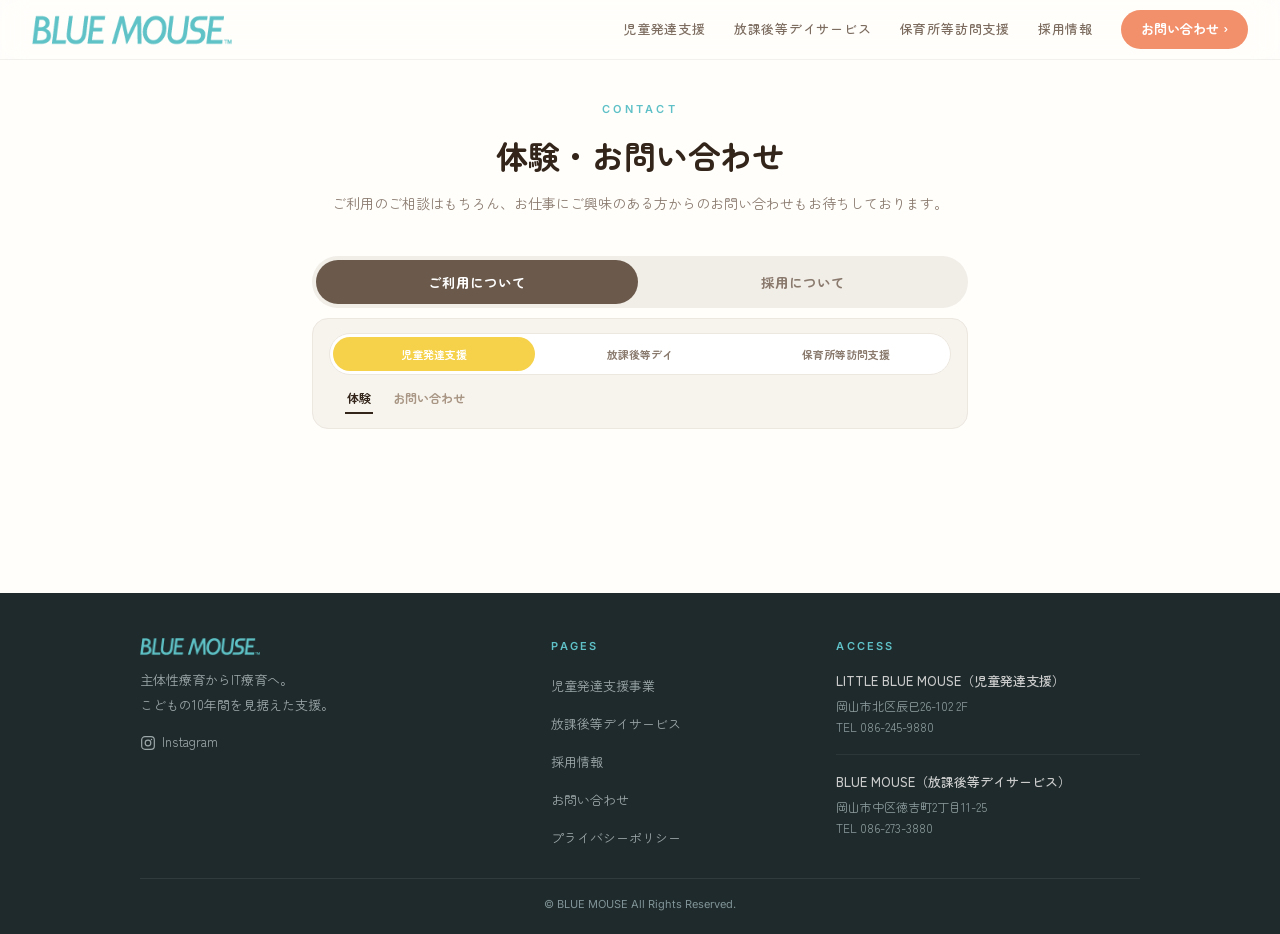
<file: contact.html>
<!doctype html>
<html lang="ja">
<head>
  <meta charset="UTF-8" />
  <meta name="google-site-verification" content="v8oe11gaPJCJ67cUPVZUYkLduPgeNwZ7hpXEpOwQskY" />
  <meta name="viewport" content="width=device-width, initial-scale=1.0" />

  <!-- Google tag (gtag.js) — GA4 プロパティ bluemouse.blue / 所有:584@bluemouse.blue -->
  <script async src="https://www.googletagmanager.com/gtag/js?id=G-3GLCNC8RL4"></script>
  <script>
    window.dataLayer = window.dataLayer || [];
    function gtag(){dataLayer.push(arguments);}
    // 本番ドメイン以外（localhost・GitHub Pages既定ドメイン・検証環境）からは計測しない。
    // 動作確認のたびにテスト送信が本番データへ混ざるのを防ぐ。
    // サブドメインも許可しているので、将来 www を使い始めても計測は止まらない
    if (!/(^|\.)bluemouse\.blue$/.test(location.hostname)) {
      window['ga-disable-G-3GLCNC8RL4'] = true;
    }
    // スタッフ端末の除外：一度 ?noga=1 付きでアクセスすると、その端末は以後カウントしない。
    // 事業所のIPフィルタだけでは、スタッフがスマホ回線で見た分が数字に混ざるため併用する。
    // 解除は ?noga=0。localStorageが使えない環境では素通りする（計測は通常どおり）
    try {
      var q = location.search;
      if (q.indexOf('noga=1') !== -1) localStorage.setItem('bm_noga', '1');
      if (q.indexOf('noga=0') !== -1) localStorage.removeItem('bm_noga');
      if (localStorage.getItem('bm_noga') === '1') window['ga-disable-G-3GLCNC8RL4'] = true;
    } catch (e) {}
    gtag('js', new Date());
    gtag('config', 'G-3GLCNC8RL4');

    // 広告の流入元を、ページ移動をまたいで保持する。
    // 広告は child.html に着地し、送信は contact.html で行われるため、
    // URLのパラメータだけでは送信時に失われてしまう。
    // 保存するのは広告の識別名のみ。個人情報は含まない。
    try {
      var bmq = new URLSearchParams(location.search);
      if (bmq.get('utm_source')) {
        sessionStorage.setItem('bm_utm', JSON.stringify({
          source: bmq.get('utm_source') || '',
          medium: bmq.get('utm_medium') || '',
          campaign: bmq.get('utm_campaign') || '',
          content: bmq.get('utm_content') || ''
        }));
      }
    } catch (e) {}

    // 電話クリックの計測。tel:リンクはサイト全体で31箇所あるため、個別のonclickではなく
    // documentへの委譲1つで受ける（リンクを追加しても改修が要らない）
    document.addEventListener('click', function (e) {
      var t = e.target;
      if (!t || typeof t.closest !== 'function') return;
      var a = t.closest('a[href^="tel:"]');
      if (!a || typeof gtag !== 'function') return;
      gtag('event', 'tel_click', {
        phone_number: a.getAttribute('href').replace('tel:', ''),
        page_location: location.href,
        page_title: document.title
      });
    });
  </script>
  <meta name="description" content="BLUE MOUSEの体験・見学・お問い合わせ。児童発達支援（岡山市北区辰巳）と放課後等デイサービス（中区徳吉町）の2事業所。受給者証の取得からご相談いただけます。" />
  <meta name="theme-color" content="#FFFEFB" />
  <title>体験・見学のお申し込み｜岡山市の児童発達支援・放課後等デイ</title>
  <link rel="canonical" href="https://bluemouse.blue/contact.html" />
  <meta property="og:type" content="website" />
  <meta property="og:url" content="https://bluemouse.blue/contact.html" />
  <meta property="og:title" content="体験・見学のお申し込み｜岡山市の児童発達支援・放課後等デイ" />
  <meta property="og:description" content="BLUE MOUSEの体験・見学・お問い合わせ。児童発達支援（岡山市北区辰巳）と放課後等デイサービス（中区徳吉町）の2事業所。受給者証の取得からご相談いただけます。" />
  <meta property="og:image" content="https://bluemouse.blue/logo.png" />
  <meta property="og:site_name" content="BLUE MOUSE" />
  <meta property="og:locale" content="ja_JP" />
  <meta name="twitter:card" content="summary_large_image" />
  <meta name="twitter:title" content="体験・見学のお申し込み｜岡山市の児童発達支援・放課後等デイ" />
  <meta name="twitter:description" content="BLUE MOUSEの体験・見学・お問い合わせ。児童発達支援（岡山市北区辰巳）と放課後等デイサービス（中区徳吉町）の2事業所。受給者証の取得からご相談いただけます。" />
  <meta name="twitter:image" content="https://bluemouse.blue/logo.png" />
  <link rel="preconnect" href="https://fonts.googleapis.com" />
  <link rel="preconnect" href="https://fonts.gstatic.com" crossorigin />
  <link href="https://fonts.googleapis.com/css2?family=Inter:wght@400;500;600;700&family=Zen+Kaku+Gothic+New:wght@300;400;500;700&family=Zen+Maru+Gothic:wght@400;500;700&display=swap" rel="stylesheet" />
  <style>
    *, *::before, *::after { box-sizing: border-box; margin: 0; padding: 0; }
    html { scroll-behavior: smooth; }
    body { font-family: "Zen Maru Gothic", sans-serif; background: #FFFEFB; color: #33251a; line-height: 1.75; -webkit-font-smoothing: antialiased; }
    a { text-decoration: none; color: inherit; }
    img { display: block; max-width: 100%; }
    :root { --coral:#f2906c; --coral-light:#fdf0eb; --coral-deep:#b85233; --teal:#5fc1c7; --teal-dark:#3a9095; --teal-light:#e8f6f7; --yellow:#f5d24a; --yellow-light:#fef9e7; --ink:#33251a; --green:#3a6b5e; --bg:#faf8f5; }

    /* Header */
    .header { position:fixed; top:0; left:0; right:0; z-index:100; display:flex; align-items:center; justify-content:space-between; padding:0 32px; height:60px; background: transparent; backdrop-filter:blur(12px); -webkit-backdrop-filter:blur(12px); border-bottom:1px solid rgba(0,0,0,.05); }
    .header__logo img { height:32px; width:auto; }
    .header__nav { display:flex; align-items:center; gap:28px; }
    .header__link { font-size:13px; font-weight:500; letter-spacing:.06em; color:#7d6d60; transition:color .2s; }
    .header__link:hover { color:var(--teal); }
    .header__cta { display:inline-flex; align-items:center; padding:8px 20px; background:var(--coral); color:#fff; font-size:13px; font-weight:600; border-radius:100px; transition:background .2s; cursor:pointer; }
    .header__cta:hover { background:#e87e59; }
    .header__cta-wrap { position:relative; }
    .header__cta-drop { display:none; position:absolute; top:100%; right:0; background:transparent; padding-top:10px; min-width:210px; z-index:200; flex-direction:column; gap:2px; }
    .header__cta-drop::before { content:''; position:absolute; top:10px; left:0; right:0; bottom:0; background:#fff; border-radius:14px; box-shadow:0 8px 32px rgba(0,0,0,.12); z-index:-1; }
    .header__cta-wrap:hover .header__cta-drop { display:flex; }
    .header__cta-drop a { padding:10px 14px; font-size:13px; font-weight:600; border-radius:8px; color:var(--ink); white-space:nowrap; transition:background .15s; }
    .header__cta-drop a:nth-child(1):hover { background:#e8f0ee; color:#3a6b5e; }
    .header__cta-drop a:nth-child(2):hover { background:#fef9e7; color:#6b4f08; }
    .header__cta-drop a:nth-child(3):hover { background:#e8f6f7; color:#2f767a; }
    /* 4つ目＝保育所等訪問支援。--yellow を持たないページがあるので直値で指定する */
    .header__cta-drop a:nth-child(4):hover { background:#f2ebe0; color:#8a6408; }
    .header__burger { display:none; flex-direction:column; gap:5px; background:none; border:none; cursor:pointer; padding:8px; }
    .header__burger span { display:block; width:20px; height:1.5px; background:var(--ink); border-radius:2px; transition:transform .3s, opacity .3s; }
    .header__burger.is-open span:nth-child(1) { transform:translateY(6.5px) rotate(45deg); }
    .header__burger.is-open span:nth-child(2) { opacity:0; }
    .header__burger.is-open span:nth-child(3) { transform:translateY(-6.5px) rotate(-45deg); }
    .mobile-nav { display:flex; position:fixed; top:60px; left:0; right:0; bottom:0; background:rgba(255,254,251,.98); backdrop-filter:blur(16px); z-index:200; flex-direction:column; align-items:center; justify-content:center; gap:24px; opacity:0; visibility:hidden; transform:translateY(-8px); pointer-events:none; transition:opacity .4s ease, transform .4s ease, visibility 0s linear .4s; }
    .mobile-nav.is-open { opacity:1; visibility:visible; transform:translateY(0); pointer-events:auto; transition:opacity .4s ease, transform .4s ease, visibility 0s linear 0s; }
    .mobile-nav a { font-size:17px; color:#8a7a6e; letter-spacing:.08em; }
    /* 期間限定の相談会LP。イエロー＝情報ラベル（コーラルはお問い合わせ＝行動色なので使わない）。
       放デイ・プライバシーのページには --yellow を持たせていないため、ここは直値で指定する */
    .mobile-nav a.mn-link--campaign { position:relative; display:inline-flex; align-items:center; color:#33251a; font-weight:600; }
    /* バッジは絶対配置で流れから外す。インラインだとバッジ幅ぶんラベルが右へ38.6pxずれ、
       他のメニュー項目（中心187.5px）と縦のラインが揃わないため */
    .mobile-nav a.mn-link--campaign .mn-badge {
      position:absolute; right:100%; margin-right:9px; top:50%; transform:translateY(-50%); }
    .mn-badge { font-size:10.5px; font-weight:700; letter-spacing:.06em; line-height:1.5;
      color:#6b4f08; background:#f5d24a; padding:3px 9px; border-radius:100px; white-space:nowrap; }
    .mn-accordion { width: 100%; text-align: center; }
    .mn-accordion__toggle { background: none; border: none; cursor: pointer; font-family: inherit; font-size: 17px; color: #8a7a6e; letter-spacing: .08em; display: inline-flex; align-items: center; gap: 8px; padding: 0; }
    .mn-accordion__toggle:hover { color: var(--teal); }
    .mn-caret { font-size: 10px; display: inline-block; transition: transform .25s ease; }
    .mn-accordion.is-open .mn-caret { transform: rotate(90deg); }
    .mn-accordion__panel { max-height: 0; overflow: hidden; transition: max-height .3s ease; display: flex; flex-direction: column; gap: 14px; align-items: center; }
    .mn-accordion.is-open .mn-accordion__panel { max-height: 160px; margin-top: 14px; }
    .mobile-nav a.mn-sublink { font-size: 14px; color: #a89583; }
    .mn-insta { display: inline-flex; align-items: center; justify-content: center; width: 44px; height: 44px; border: 1.5px solid rgba(0,0,0,.15); border-radius: 12px; color: var(--ink); margin-top: 8px; }
    .mn-insta:hover { border-color: var(--teal); color: var(--teal); }

    /* Page */
    .ct-page { max-width:720px; margin:0 auto; padding:100px 32px 80px; }

    /* Title */
    .ct-header { text-align:center; margin-bottom:40px; }
    .ct-tag { font-family:"Inter",sans-serif; font-size:11px; font-weight:600; letter-spacing:.3em; text-transform:uppercase; color:var(--teal); margin-bottom:8px; }
    .ct-title { font-family:"Zen Maru Gothic",sans-serif; font-size:clamp(1.5rem,3vw,2rem); font-weight:700; color:var(--ink); margin-bottom:8px; }
    .ct-sub { font-size:14px; color:#8a7a6e; }

    /* Choice tabs: レベル1（ご利用について/採用について）→ レベル2（児童発達支援/放課後等デイサービス）→ レベル3（体験/お問い合わせ）
       コーラル/ティールは使わず、濃淡（ink→ブラウン）と形状（塗り→塗り→下線）で階層を表現 */
    .ct-tabs { display:flex; background:#f1ede7; border-radius:100px; padding:4px; gap:4px; }
    .ct-tab { flex:1; border:none; background:transparent; font-family:inherit; font-size:13.5px; font-weight:600; color:#8a7a6e; padding:12px 16px; border-radius:100px; cursor:pointer; transition:background .2s, color .2s, border-color .2s; display:inline-flex; align-items:center; justify-content:center; gap:6px; }
    .ct-tab:hover:not(.is-active) { color:var(--ink); }

    #ct-tabs-lv1-wrap { margin-bottom:10px; }
    #ct-tabs-lv1 .ct-tab.is-active { background:#6b5a4c; color:#fff; }

    .ct-substeps { background:#f7f4ee; border:1px solid #ece7df; border-radius:16px; padding:14px 16px; margin-bottom:28px; max-height:220px; opacity:1; overflow:hidden; transition:max-height .25s ease, opacity .2s ease, margin-bottom .25s ease, padding .25s ease, border-color .25s ease; }
    .ct-substeps.is-collapsed { max-height:0; opacity:0; margin-bottom:0; padding-top:0; padding-bottom:0; border-color:transparent; }

    .ct-tabs-lv2-wrap { margin:0 0 10px; }
    .ct-tabs-lv2-wrap .ct-tabs { padding:3px; border:1.5px solid #ece7df; background:#fff; }
    /* レベル2は3つ（児発・放デイ・訪問支援）で、いちばん長い「保育所等訪問支援」が
       12px・左右10pxだと402pxでも10px入りきらず折り返していた。
       3つとも正式名のまま1行に収めるため、この帯だけ文字と余白を詰める。
       レベル1と3には影響させない */
    .ct-tabs-lv2-wrap .ct-tab { font-size:11px; padding:9px 4px; letter-spacing:-0.01em; }
    /* 360px（Androidの多数派）では11pxだと「保育所等訪問支援」が4px入らない */
    @media (max-width:374px) { .ct-tabs-lv2-wrap .ct-tab { font-size:10px; padding:9px 3px; } }
    .ct-tabs-lv2-wrap .ct-tab[data-facility="child"].is-active { background:var(--yellow); color:#fff; }
    .ct-tabs-lv2-wrap .ct-tab[data-facility="afterschool"].is-active { background:var(--teal-dark); color:#fff; }
    /* 保育所等訪問支援は visit.html の見出し色。新色を増やさず、イエロー系＝児発側だと分かるようにする */
    .ct-tabs-lv2-wrap .ct-tab[data-facility="visit"].is-active { background:#8a6408; color:#fff; }

    .ct-tabs-lv3-wrap { margin:0 0 0 16px; }
    .ct-tabs-lv3-wrap .ct-tabs { padding:0; background:transparent; gap:18px; }
    .ct-tabs-lv3-wrap .ct-tab { flex:none; font-size:12px; padding:4px 2px 6px; border-radius:0; border-bottom:2px solid transparent; color:#a89583; }
    .ct-tabs-lv3-wrap .ct-tab.is-active { background:transparent; color:var(--ink); border-bottom-color:var(--ink); font-weight:700; }
    .ct-tabs-lv3-wrap .ct-tabs { flex-wrap:wrap; row-gap:6px; }
    /* 選択後の確認表示に付ける期間ラベル。
       イエロー＝情報ラベル（コーラルは送信ボタン＝行動色なので使わない） */
    .ct-summary-badge { display:inline-block; margin-left:8px; vertical-align:2px;
      font-size:10px; font-weight:700; letter-spacing:.02em; line-height:1.5;
      color:#6b4f08; background:var(--yellow); padding:2px 8px; border-radius:100px; white-space:nowrap; }

    /* Form */
    .ct-form { background:#fff; border:1px solid rgba(0,0,0,.06); border-radius:20px; padding:36px 32px; transition:background .3s ease; }
    body.bg-child .ct-form {
      background:
        radial-gradient(circle at 8% 8%, rgba(250,231,160,.28) 0%, rgba(250,231,160,0) 55%),
        radial-gradient(circle at 92% 22%, rgba(254,249,231,.32) 0%, rgba(254,249,231,0) 50%),
        radial-gradient(circle at 78% 96%, rgba(250,231,160,.25) 0%, rgba(250,231,160,0) 60%),
        radial-gradient(circle at 15% 85%, rgba(254,249,231,.28) 0%, rgba(254,249,231,0) 45%),
        #fff;
    }
    body.bg-afterschool .ct-form {
      background:
        radial-gradient(circle at 8% 8%, rgba(170,222,225,.28) 0%, rgba(170,222,225,0) 55%),
        radial-gradient(circle at 92% 22%, rgba(232,246,247,.32) 0%, rgba(232,246,247,0) 50%),
        radial-gradient(circle at 78% 96%, rgba(170,222,225,.25) 0%, rgba(170,222,225,0) 60%),
        radial-gradient(circle at 15% 85%, rgba(232,246,247,.28) 0%, rgba(232,246,247,0) 45%),
        #fff;
    }
    #form-recruit.ct-form {
      background:
        radial-gradient(circle at 8% 8%, rgba(216,211,206,.25) 0%, rgba(216,211,206,0) 55%),
        radial-gradient(circle at 92% 22%, rgba(236,233,229,.32) 0%, rgba(236,233,229,0) 50%),
        radial-gradient(circle at 78% 96%, rgba(216,211,206,.22) 0%, rgba(216,211,206,0) 60%),
        radial-gradient(circle at 15% 85%, rgba(236,233,229,.25) 0%, rgba(236,233,229,0) 45%),
        #fff;
    }
    /* 試用中：保育所等訪問支援だけマーブルを一段濃い金系にする（2026-10-06）。
       気に入らなければ、このブロックを丸ごと削除すれば bg-child のイエローに戻る */
    #form-visit.ct-form {
      background:
        radial-gradient(circle at 8% 8%, rgba(226,196,110,.34) 0%, rgba(226,196,110,0) 55%),
        radial-gradient(circle at 92% 22%, rgba(248,238,205,.36) 0%, rgba(248,238,205,0) 50%),
        radial-gradient(circle at 78% 96%, rgba(226,196,110,.30) 0%, rgba(226,196,110,0) 60%),
        radial-gradient(circle at 15% 85%, rgba(248,238,205,.34) 0%, rgba(248,238,205,0) 45%),
        #fff;
    }
    .ct-selection-summary { margin:0 0 20px; padding-bottom:14px; border-bottom:1px solid #ece7df; }
    .ct-summary-tag { display:block; font-family:"Inter",sans-serif; font-size:10px; font-weight:600; letter-spacing:.25em; text-transform:uppercase; color:var(--teal-dark); margin-bottom:5px; }
    /* #d9a520 は白地に2.3:1で読めないため、焦がした金 #8a6408（5.3:1）にする */
    .ct-summary-tag.is-child { color:#8a6408; }
    .ct-summary-tag.is-recruit { color:#8a7a6e; }
    .ct-summary-value { font-size:15px; color:var(--ink); font-weight:700; }
    .ct-form__grid { display:grid; grid-template-columns:1fr 1fr; gap:18px; margin-bottom:18px; }
    .ct-field { display:flex; flex-direction:column; gap:5px; min-width:0; }
    .ct-field--full { grid-column:1 / -1; }
    .ct-section-label { grid-column:1 / -1; font-family:"Inter",sans-serif; font-size:11px; font-weight:600; letter-spacing:.2em; text-transform:uppercase; color:var(--teal); }
    .ct-section-label.is-divider { padding-top:10px; margin-top:4px; border-top:1px solid #ece7df; }
    .ct-label { font-size:13px; font-weight:500; color:#6b5a4c; }
    /* --coral(#f2906c) は白地に2.34:1で読めなかった。コーラルはアクションボタン専用色でもあるため、
       押せない印には使わない。flyer260805 の .pg-req と同じ --coral-deep に揃える（白地4.89:1） */
    .ct-req { color:var(--coral-deep); margin-left:2px; font-size:11px; }
    .ct-input, .ct-select, .ct-textarea {
      width:100%;
      min-width:0;
      border:1.5px solid rgba(0,0,0,.1);
      border-radius:10px;
      padding:10px 14px;
      font-size:16px;
      font-family:inherit;
      background:#faf8f5;
      color:var(--ink);
      outline:none;
      transition:border-color .2s, background .2s;
    }
    .ct-input:focus, .ct-select:focus, .ct-textarea:focus {
      border-color:var(--teal);
      background:#fff;
    }
    .ct-textarea { resize:vertical; min-height:120px; }
    .ct-error { display:none; font-size:12px; color:#d94f4f; margin-top:2px; }
    /* 選択肢に無い理由を伝えるための補足。#a89583等では白地4:1未満なので #7d6d60（4.9:1）を使う */
    .ct-note { font-size:12px; color:#7d6d60; line-height:1.7; margin-top:2px; }
    .ct-error.is-show { display:block; }
    .ct-input.is-error, .ct-select.is-error, .ct-textarea.is-error { border-color:#d94f4f; background:#fff8f8; }

    .ct-submit { margin-top:24px; text-align:center; }
    .ct-btn {
      display:inline-flex;
      align-items:center;
      gap:6px;
      padding:14px 48px;
      background:var(--coral);
      color:#fff;
      font-size:15px;
      font-weight:600;
      border:none;
      border-radius:100px;
      cursor:pointer;
      transition:background .2s, transform .2s, box-shadow .2s;
      font-family:inherit;
    }
    .ct-btn:hover { background:#e87e59; transform:translateY(-2px); box-shadow:0 8px 24px rgba(242,144,108,.3); }
    .ct-btn:disabled { opacity:.6; cursor:not-allowed; transform:none; box-shadow:none; }
    /* #aaa は白地に2.32:1、--teal は2.11:1 で、11pxでは読めなかった。
       ティールを文字色に使わないのはサイト共通の方針（child/visit の :root コメント参照）。
       リンクは色だけで示さず下線を付ける */
    .ct-privacy { margin-top:14px; font-size:11px; color:#7d6d60; line-height:1.8; }
    .ct-privacy a { color:#6b5a4c; text-decoration:underline; text-underline-offset:2px; }

    /* Access section */
    .ct-access { margin-top:56px; }
    .ct-access__title { font-size:16px; font-weight:700; color:var(--ink); margin-bottom:20px; display:flex; align-items:center; gap:8px; }
    .ct-access__title::before { content:''; width:3px; height:18px; background:var(--teal); border-radius:2px; }
    .ct-access__grid { display:grid; grid-template-columns:1fr; gap:20px; }
    .ct-acc { background:#fff; border:1px solid rgba(0,0,0,.06); border-radius:14px; overflow:hidden; }
    .ct-acc__body { padding:18px 20px 22px; }
    .ct-acc__name { font-size:15px; font-weight:700; color:var(--ink); margin-bottom:8px; }
    /* 値は #8a7a6e(4.09:1)で基準未達だったため、本文と同じ #6b5a4c(6.58:1)に。
       ラベルの #bbb(1.9:1)は #7d6d60(4.97:1)にしたが、そのままだと値より濃くなり主従が逆転するため
       値側も一段濃くして「ラベルは淡く・値は濃く」の関係を保つ */
    .ct-acc__row { display:flex; gap:8px; font-size:13px; color:#6b5a4c; line-height:1.7; margin-bottom:3px; }
    .ct-acc__row-label { color:#7d6d60; flex-shrink:0; width:2.5em; font-weight:500; }
    /* 電話番号のタップ領域を44pxへ。負のマージンで引き戻すため行間は変わらない */
    .ct-acc__row a { display:inline-block; padding:11px 8px; margin:-11px -8px; }
    .ct-acc__map { margin:12px -20px 0 -20px; width:calc(100% + 40px); border-radius:10px; overflow:hidden; height:220px; }
    .ct-acc__map iframe { width:100%; height:100%; border:0; display:block; }

    .footer { background: #1e2a2c; color: #aaa; padding: 44px 32px 20px; margin-top: 56px; }
    .footer__inner { max-width: 1000px; margin: 0 auto; display: grid; grid-template-columns: 1.5fr 1fr 1.2fr; gap: 32px; padding-bottom: 28px; border-bottom: 1px solid rgba(255,255,255,.08); }
    .footer__logo img { width: 120px; margin-bottom: 12px; }
    .footer__tagline { font-size: 13px; color: #9ba7a9; line-height: 1.9; }
    .footer__insta { display: inline-flex; align-items: center; gap: 6px; margin-top: 14px; font-size: 13px; color: #9ba7a9; transition: color .2s; }
    .footer__insta:hover { color: var(--teal); }
    .footer__col-title { font-family: "Inter", sans-serif; font-size: 11px; letter-spacing: .2em; text-transform: uppercase; color: var(--teal); margin-bottom: 14px; font-weight: 600; }
    .footer__nav { list-style: none; display: flex; flex-direction: column; gap: 10px; }
    .footer__nav a { font-size: 13px; color: #9ba7a9; transition: color .15s; }
    .footer__nav a:hover { color: var(--teal); }
    .footer__fac-name { font-size: 13px; font-weight: 500; color: #ccc; margin-bottom: 2px; }
    .footer__fac-info { font-size: 12px; color: #8d9c9e; line-height: 1.8; }
    /* 番号をタップ領域44pxぶんのinline-blockにしつつ、同量の負のマージンで引き戻す。
       こうすると当たり判定だけが広がり、フッターの行間・高さは1pxも動かない。
       周囲に他のリンクがないので、はみ出した判定が競合することもない */
    .footer__fac-info a { display:inline-block; padding:12px 8px; margin:-12px -8px; }
    .footer__fac + .footer__fac { margin-top: 16px; padding-top: 16px; border-top: 1px solid rgba(255,255,255,.06); }
    .footer__bottom { max-width: 1000px; margin: 0 auto; text-align: center; padding-top: 16px; font-family: "Inter", sans-serif; font-size: 11px; color: #809396; }

    .js-ready .fade-in { opacity:0; transform:translateY(24px); transition:opacity .7s ease, transform .7s cubic-bezier(.22,1,.36,1); }
    .fade-in.is-visible { opacity:1; transform:none; }

    @media (max-width:780px) {
      .header { padding:0 16px; height:56px; }
      .header__nav { display:none; }
      .header__burger { display:flex; }
      .mobile-nav { top:56px; }
      .ct-page { padding:84px 16px 60px; }
      .ct-form { padding:28px 20px; }
      .ct-form__grid { grid-template-columns:1fr; }
      .footer { padding: 32px 16px 16px; }
      .footer__inner { grid-template-columns: 1fr; gap: 20px; }
    }

    /* ===== PC専用の調整。781px以上でのみ適用され、スマホ表示には一切影響しない ===== */
    @media (min-width: 781px) {
      /* ヘッダーのナビは何文字でも折り返させない */
      .header__link, .header__cta { white-space: nowrap; }
    }
    @media (min-width: 781px) and (max-width: 1024px) {
      /* 狭いPC・タブレット横ではヘッダーの間隔を詰めて1行を保証する */
      .header { padding: 0 20px; }
      .header__nav { gap: 18px; }
    }
  </style>
<script type="application/ld+json">
{"@context":"https://schema.org","@type":"BreadcrumbList","itemListElement":[
  {"@type":"ListItem","position":1,"name":"ホーム","item":"https://bluemouse.blue/"},
  {"@type":"ListItem","position":2,"name":"体験・お問い合わせ","item":"https://bluemouse.blue/contact.html"}
]}
</script>
<script type="application/ld+json">
{
  "@context": "https://schema.org",
  "@type": "ContactPage",
  "@id": "https://bluemouse.blue/contact.html#contactpage",
  "url": "https://bluemouse.blue/contact.html",
  "name": "見学・体験のお申し込み｜BLUE MOUSE",
  "description": "岡山市の児童発達支援 LITTLE BLUE MOUSE（北区辰巳）・放課後等デイサービス BLUE MOUSE（中区徳吉町）の見学・体験のお申し込みページです。受給者証をお持ちでない方もご相談いただけます。",
  "inLanguage": "ja",
  "about": {
    "@type": "Organization",
    "@id": "https://bluemouse.blue/#organization",
    "name": "BLUE MOUSE",
    "legalName": "合同会社BLUEMOUSE",
    "url": "https://bluemouse.blue/",
    "contactPoint": [
      {
        "@type": "ContactPoint",
        "name": "LITTLE BLUE MOUSE（児童発達支援）",
        "telephone": "+81-86-245-9880",
        "contactType": "customer service",
        "areaServed": "JP",
        "availableLanguage": "Japanese"
      },
      {
        "@type": "ContactPoint",
        "name": "BLUE MOUSE（放課後等デイサービス）",
        "telephone": "+81-86-273-3880",
        "contactType": "customer service",
        "areaServed": "JP",
        "availableLanguage": "Japanese"
      }
    ]
  }
}
</script>
</head>
<body>

<!-- ===== Loading ===== -->
<style>
  .bm-loading, .bm-loading body { overflow: hidden; }
  .bm-loader {
    position: fixed; inset: 0; z-index: 9999;
    display: flex; align-items: center; justify-content: center;
    background: #FFFEFB;
    transition: opacity .8s cubic-bezier(.22,1,.36,1), visibility .8s;
  }
  .bm-loader.is-done { opacity: 0; visibility: hidden; }
  .bm-loader__inner { display: flex; flex-direction: column; align-items: center; gap: 20px; }
  .bm-loader__logo {
    width: min(220px, 54vw); height: auto;
    opacity: 0; transform: translateY(8px) scale(.97); filter: blur(7px);
    animation: bmLogoIn 1.15s cubic-bezier(.22,1,.36,1) .08s forwards;
  }
  .bm-loader__rule {
    position: relative; width: min(220px, 54vw); height: 1px;
    background: rgba(51,37,26,.09); overflow: hidden;
  }
  .bm-loader__rule::after {
    content: ''; position: absolute; inset: 0;
    background: linear-gradient(90deg, #f5d24a 0%, #f2906c 50%, #5fc1c7 100%);
    transform: scaleX(0); transform-origin: left center;
    animation: bmRuleIn 1.25s cubic-bezier(.65,0,.35,1) .3s forwards;
  }
  @keyframes bmLogoIn { to { opacity: 1; transform: none; filter: blur(0); } }
  @keyframes bmRuleIn { to { transform: scaleX(1); } }
  @media (prefers-reduced-motion: reduce) {
    .bm-loader__logo, .bm-loader__rule::after { animation: none; opacity: 1; transform: none; filter: none; }
  }
</style>
<div class="bm-loader" id="bmLoader" aria-hidden="true">
  <div class="bm-loader__inner">
    <img src="./logo.png" alt="" class="bm-loader__logo" />
    <span class="bm-loader__rule"></span>
  </div>
</div>
<script>
(function () {
  var el = document.getElementById('bmLoader');
  if (!el) return;
  var root = document.documentElement;
  var reduce = window.matchMedia && window.matchMedia('(prefers-reduced-motion: reduce)').matches;

  // サイト内リンクでの遷移・ブラウザの戻る/進むでは出さない。
  // 直接訪問・外部からの流入・リロードなど「読み込み」のときは初回に限らず毎回出す。
  var navType = '';
  try {
    var navEntry = performance.getEntriesByType && performance.getEntriesByType('navigation')[0];
    if (navEntry) navType = navEntry.type;
  } catch (e) {}
  var fromSameSite = false;
  try {
    fromSameSite = !!document.referrer && new URL(document.referrer).origin === location.origin;
  } catch (e) {}
  var isInternalNav = (fromSameSite && navType !== 'reload') || navType === 'back_forward';

  if (reduce || isInternalNav) {
    if (el.parentNode) el.parentNode.removeChild(el);
    return;
  }
  root.classList.add('bm-loading');

  var removed = false;
  function done() {
    if (removed) return;
    removed = true;
    el.classList.add('is-done');
    root.classList.remove('bm-loading');
    setTimeout(function () { if (el.parentNode) el.parentNode.removeChild(el); }, 900);
  }
  var start = Date.now(), MIN = 1500;
  function finish() { setTimeout(done, Math.max(0, MIN - (Date.now() - start))); }
  if (document.readyState === 'complete') finish();
  else window.addEventListener('load', finish);
  setTimeout(done, 4500); // 画像等が失敗しても必ず解除する保険
})();
</script>

<header class="header">
  <a href="/" class="header__logo"><img src="./logo.png" alt="BLUE MOUSE" /></a>
  <nav class="header__nav">
    <a href="./child.html" class="header__link">児童発達支援</a>
    <a href="./afterschool.html" class="header__link">放課後等デイサービス</a>
    <a href="./visit.html" class="header__link">保育所等訪問支援</a>
    <a href="./recruit.html" class="header__link">採用情報</a>
        <div class="header__cta-wrap">
      <span class="header__cta">お問い合わせ ›</span>
      <div class="header__cta-drop">
        <a href="./contact.html">お問い合わせ</a>
        <a href="./contact.html?type=child">児童発達支援 体験</a>
        <a href="./contact.html?type=afterschool">放課後等デイサービス 体験</a>
        <a href="./contact.html?type=visit">保育所等訪問支援 相談</a>
      </div>
    </div>
  </nav>
  <button class="header__burger" id="burger" aria-label="メニュー"><span></span><span></span><span></span></button>
</header>
<nav class="mobile-nav" id="mobile-nav">
  <a href="/" class="mn-link">Front</a>
  <a href="./philosophy.html" class="mn-link">BLUE MOUSEの想い</a>
  <a href="./child.html" class="mn-link">児童発達支援</a>
  <a href="./afterschool.html" class="mn-link">放課後等デイサービス</a>
  <a href="./visit.html" class="mn-link">保育所等訪問支援</a>
  <a href="./recruit.html" class="mn-link">採用情報</a>
  <a href="./contact.html" class="mn-link" style="color:var(--coral); font-weight:600;">お問い合わせ</a>
  <a class="mn-insta" href="https://www.instagram.com/blue_mouse_okayama/" target="_blank" rel="noopener" aria-label="Instagram">
    <svg width="20" height="20" viewBox="0 0 24 24" fill="none" stroke="currentColor" stroke-width="1.8"><rect x="2.5" y="2.5" width="19" height="19" rx="5"/><circle cx="12" cy="12" r="4.2"/><circle cx="17.3" cy="6.7" r="1.1" fill="currentColor" stroke="none"/></svg>
  </a>
</nav>

<div class="ct-page">

  <!-- Title -->
  <div class="ct-header fade-in">
    <p class="ct-tag">Contact</p>
    <h1 class="ct-title">体験・お問い合わせ</h1>
    <p class="ct-sub">ご利用のご相談はもちろん、お仕事にご興味のある方からのお問い合わせもお待ちしております。</p>
  </div>

  <!-- ご利用について / 採用について 選択タブ（レベル1） -->
  <div class="ct-tabs-lv1-wrap fade-in" id="ct-tabs-lv1-wrap">
    <div class="ct-tabs" id="ct-tabs-lv1">
      <button type="button" class="ct-tab" data-role="user">ご利用について</button>
      <button type="button" class="ct-tab" data-role="recruit">採用について</button>
    </div>
  </div>

  <!-- 児童発達支援/放課後等デイサービス・体験/お問い合わせ 選択タブ（レベル2・3、ご利用について選択時のみ表示） -->
  <div class="ct-substeps fade-in" id="ct-substeps">
    <div class="ct-tabs-lv2-wrap" id="ct-tabs-lv2-wrap">
      <div class="ct-tabs" id="ct-tabs-lv2">
        <button type="button" class="ct-tab" data-facility="child">児童発達支援</button>
        <button type="button" class="ct-tab" data-facility="afterschool">放課後等デイ</button>
        <button type="button" class="ct-tab" data-facility="visit">保育所等訪問支援</button>
      </div>
    </div>

    <div class="ct-tabs-lv3-wrap" id="ct-tabs-lv3-wrap">
      <div class="ct-tabs" id="ct-tabs-lv3">
        <button type="button" class="ct-tab" data-choice="trial">体験</button>
        <button type="button" class="ct-tab" data-choice="general">お問い合わせ</button>
      </div>
    </div>
  </div>

  <!-- 通常フォーム（一般お問い合わせ・放課後デイ体験） -->
  <div class="ct-form fade-in" id="form-general">
    <form id="contact-form" novalidate>
      <p class="ct-selection-summary"><span class="ct-summary-tag">Selected</span><span class="ct-summary-value"></span></p>
      <div class="ct-form__grid">
        <div class="ct-section-label" id="section-guardian" style="display:none;">保護者情報</div>
        <div class="ct-field">
          <label class="ct-label" for="f-name">保護者のお名前<span class="ct-req">*</span></label>
          <input class="ct-input" id="f-name" name="name" type="text" placeholder="山田 太郎（保護者）" autocomplete="name" />
          <span class="ct-error" id="err-name">お名前を入力してください。</span>
        </div>
        <div class="ct-field">
          <label class="ct-label" for="f-email">メールアドレス<span class="ct-req">*</span></label>
          <input class="ct-input" id="f-email" name="email" type="email" placeholder="example@mail.com" autocomplete="email" />
          <span class="ct-error" id="err-email">有効なメールアドレスを入力してください。</span>
        </div>
        <div class="ct-field">
          <label class="ct-label" for="f-tel">電話番号<span class="ct-req">*</span></label>
          <input class="ct-input" id="f-tel" name="phone" type="tel" placeholder="000-0000-0000" autocomplete="tel" />
          <span class="ct-error" id="err-tel">電話番号を入力してください。</span>
        </div>
        <!-- 事業所はフォームに入る前の段階選択で確定しているため、ここでは訊かない。
             メール本文に施設名を載せるのと、通知先の振り分けに使うので値だけ持たせる -->
        <input type="hidden" id="facility-select" name="facility" value="" />
        <div class="ct-section-label is-divider" id="section-child" style="display:none;">おこさまについて</div>
        <div class="ct-field" id="field-child-name" style="display:none;">
          <label class="ct-label" for="f-child-name">おこさまのお名前<span class="ct-req">*</span></label>
          <input class="ct-input" id="f-child-name" name="child_name" type="text" placeholder="山田 花子" />
          <span class="ct-error" id="err-child-name">おこさまのお名前を入力してください。</span>
        </div>
        <div class="ct-field">
          <label class="ct-label" for="f-age"><span id="age-label">おこさまの年齢</span><span class="ct-req">*</span></label>
          <select class="ct-select" id="f-age" name="child_age">
            <option value="">選択してください</option>
            <option value="3歳半">3歳半</option>
            <option value="4歳">4歳</option>
            <option value="4歳半">4歳半</option>
            <option value="5歳">5歳</option>
            <option value="5歳半">5歳半</option>
            <option value="6歳">6歳</option>
          </select>
          <span class="ct-note" id="age-note" style="display:none;"></span>
          <span class="ct-error" id="err-age">年齢を選択してください。</span>
        </div>
        <div class="ct-field" id="field-grade" style="display:none;">
          <label class="ct-label" for="f-grade">おこさまの学年<span class="ct-req">*</span></label>
          <select class="ct-select" id="f-grade" name="grade">
            <option value="">選択してください</option>
            <option value="1年生">1年生</option>
            <option value="2年生">2年生</option>
            <option value="3年生">3年生</option>
            <option value="4年生">4年生</option>
            <option value="5年生">5年生</option>
          </select>
          <span class="ct-note">※ 新規のご利用開始は小学5年生までを対象としています。</span>
          <span class="ct-error" id="err-grade">学年を選択してください。</span>
        </div>
        <div class="ct-field" id="field-gender" style="display:none;">
          <label class="ct-label" for="f-gender">性別<span class="ct-req">*</span></label>
          <select class="ct-select" id="f-gender" name="gender">
            <option value="">選択してください</option>
            <option>男のこ</option>
            <option>女のこ</option>
          </select>
          <span class="ct-error" id="err-gender">性別を選択してください。</span>
        </div>
        <div class="ct-field ct-field--full" id="field-diagnosis" style="display:none;">
          <label class="ct-label" for="f-diagnosis">診断名<span class="ct-req">*</span></label>
          <input class="ct-input" id="f-diagnosis" name="diagnosis" type="text" placeholder="例：自閉スペクトラム症、ADHD等" />
          <p style="font-size:11px;color:#a89583;margin-top:2px;">未診断・相談中の場合は、その旨をご記入ください。</p>
          <span class="ct-error" id="err-diagnosis">診断名を入力してください。</span>
        </div>
        <div class="ct-section-label is-divider" id="section-institutional" style="display:none;">ご利用にあたって</div>
        <div class="ct-field ct-field--full" id="field-certificate" style="display:none;">
          <label class="ct-label" for="f-certificate">受給者証の有無<span class="ct-req">*</span></label>
          <select class="ct-select" id="f-certificate" name="certificate">
            <option value="">選択してください</option>
            <option>持っている</option>
            <option>申請中</option>
            <option>持っていない</option>
          </select>
          <span class="ct-error" id="err-certificate">受給者証の有無を選択してください。</span>
        </div>
        <div class="ct-field ct-field--full" id="field-timing" style="display:none;">
          <label class="ct-label" for="f-timing">利用時期の希望<span class="ct-req">*</span></label>
          <select class="ct-select" id="f-timing" name="start_timing">
            <option value="">選択してください</option>
            <option>今すぐ</option>
            <option>6ヶ月以内</option>
            <option>将来的には</option>
            <option>未定</option>
          </select>
          <span class="ct-error" id="err-timing">利用時期の希望を選択してください。</span>
        </div>
        <div class="ct-field ct-field--full" id="field-school" style="display:none;">
          <label class="ct-label" for="f-school"><span id="school-label">現在通っている園・学校名</span><span class="ct-req">*</span></label>
          <input class="ct-input" id="f-school" name="school_name" type="text" placeholder="○○幼稚園・○○小学校" />
          <span class="ct-error" id="err-school">園・学校名を入力してください。</span>
        </div>
        <div class="ct-field ct-field--full" id="field-class" style="display:none;">
          <label class="ct-label" for="f-class">在籍している学級<span class="ct-req">*</span></label>
          <select class="ct-select" id="f-class" name="class_type">
            <option value="">選択してください</option>
            <option>普通学級</option>
            <option>通級指導教室</option>
            <option>特別支援学級</option>
            <option>特別支援学校</option>
          </select>
          <span class="ct-error" id="err-class">在籍している学級を選択してください。</span>
        </div>
        <div class="ct-field ct-field--full" id="field-concurrent" style="display:none;">
          <label class="ct-label" for="f-concurrent">他事業所の利用状況（併用）<span class="ct-req">*</span></label>
          <select class="ct-select" id="f-concurrent" name="concurrent_use">
            <option value="">選択してください</option>
            <option>他の事業所を利用している</option>
            <option>利用していない</option>
          </select>
          <span class="ct-error" id="err-concurrent">他事業所の利用状況を選択してください。</span>
        </div>
        <div class="ct-field ct-field--full">
          <label class="ct-label" for="f-message">ご質問</label>
          <textarea class="ct-textarea" id="f-message" name="message" placeholder="気になること・困っていることをご記入ください"></textarea>
        </div>
      </div>
      <div class="ct-submit">
        <button class="ct-btn" id="submit-btn" type="submit">送信する ›</button>
        <p class="ct-privacy"><span id="privacy-note">送信いただいた情報は、お問い合わせ対応のために適切に管理し、使用します。</span><br><a href="./privacy.html" target="_blank">プライバシーポリシー</a>をご確認の上、送信してください。</p>
      </div>
    </form>
  </div>

  <!-- 児童発達支援専用フォーム（?type=child） -->
  <div class="ct-form fade-in" id="form-child" style="display:none;">
    <form id="child-form" novalidate>
      <p class="ct-selection-summary"><span class="ct-summary-tag">Selected</span><span class="ct-summary-value"></span></p>
      <div class="ct-form__grid">
        <div class="ct-field ct-field--full">
          <label class="ct-label" for="c-child-name">おこさまのおなまえ<span class="ct-req">*</span></label>
          <input class="ct-input" id="c-child-name" name="child_name" type="text" placeholder="山田 花子" />
          <span class="ct-error" id="cerr-child-name">おこさまのお名前を入力してください。</span>
        </div>
        <div class="ct-field">
          <label class="ct-label" for="c-age">おこさまのねんれい<span class="ct-req">*</span></label>
          <select class="ct-select" id="c-age" name="child_age">
            <option value="">選択してください</option>
            <option value="3歳半">3歳半</option>
            <option value="4歳">4歳</option>
            <option value="4歳半">4歳半</option>
            <option value="5歳">5歳</option>
            <option value="5歳半">5歳半</option>
            <option value="6歳">6歳</option>
          </select>
          <span class="ct-note">※ 新規のご利用開始は年長の9月末までとしています。</span>
          <span class="ct-error" id="cerr-age">年齢を選択してください。</span>
        </div>
        <div class="ct-field">
          <label class="ct-label" for="c-gender">性別<span class="ct-req">*</span></label>
          <select class="ct-select" id="c-gender" name="gender">
            <option value="">選択してください</option>
            <option value="男のこ">男のこ</option>
            <option value="女のこ">女のこ</option>
          </select>
          <span class="ct-error" id="cerr-gender">性別を選択してください。</span>
        </div>
        <div class="ct-field">
          <label class="ct-label" for="c-email">メールアドレス<span class="ct-req">*</span></label>
          <input class="ct-input" id="c-email" name="email" type="email" placeholder="example@mail.com" autocomplete="email" />
          <span class="ct-error" id="cerr-email">有効なメールアドレスを入力してください。</span>
        </div>
        <div class="ct-field">
          <label class="ct-label" for="c-tel">電話番号<span class="ct-req">*</span></label>
          <input class="ct-input" id="c-tel" name="phone" type="tel" placeholder="000-0000-0000" autocomplete="tel" />
          <span class="ct-error" id="cerr-tel">電話番号を入力してください。</span>
        </div>
        <div class="ct-field ct-field--full">
          <label class="ct-label" for="c-message">ご質問</label>
          <textarea class="ct-textarea" id="c-message" name="message" placeholder="気になること・困っていることをご記入ください"></textarea>
        </div>
      </div>
      <div class="ct-submit">
        <button class="ct-btn" id="child-submit-btn" type="submit">送信する ›</button>
        <p class="ct-privacy">送信いただいた情報は、お問い合わせ対応のために適切に管理し、使用します。<br><a href="./privacy.html" target="_blank">プライバシーポリシー</a>をご確認の上、送信してください。</p>
      </div>
    </form>
  </div>

  <!-- 保育所等訪問支援 専用フォーム（facility=visit）
       保護者だけでなく園の先生・相談支援専門員からの問い合わせも受けるため、
       診断名・受給者証・在籍学級などは聞かない。園や相談員が答える立場にない項目であり、
       訪問支援は相談員と園を経由して始まるので、最初の接点で聞く必要もない -->
  <div class="ct-form fade-in" id="form-visit" style="display:none;">
    <form id="visit-form" novalidate>
      <p class="ct-selection-summary"><span class="ct-summary-tag">Selected</span><span class="ct-summary-value"></span></p>
      <div class="ct-form__grid">
        <div class="ct-field ct-field--full">
          <label class="ct-label" for="v-role">お立場<span class="ct-req">*</span></label>
          <select class="ct-select" id="v-role" name="inquirer_role">
            <option value="">選択してください</option>
            <option value="保護者">保護者</option>
            <option value="園・学校の先生">園・学校の先生</option>
            <option value="相談支援専門員">相談支援専門員</option>
            <option value="その他">その他</option>
          </select>
          <span class="ct-error" id="verr-role">お立場を選択してください。</span>
        </div>
        <div class="ct-field">
          <label class="ct-label" for="v-name">お名前<span class="ct-req">*</span></label>
          <input class="ct-input" id="v-name" name="name" type="text" placeholder="山田 太郎" autocomplete="name" />
          <span class="ct-error" id="verr-name">お名前を入力してください。</span>
        </div>
        <div class="ct-field">
          <label class="ct-label" for="v-org">園・施設名</label>
          <input class="ct-input" id="v-org" name="organization" type="text" placeholder="○○保育園" />
        </div>
        <div class="ct-field">
          <label class="ct-label" for="v-email">メールアドレス<span class="ct-req">*</span></label>
          <input class="ct-input" id="v-email" name="email" type="email" placeholder="example@mail.com" autocomplete="email" />
          <span class="ct-error" id="verr-email">有効なメールアドレスを入力してください。</span>
        </div>
        <div class="ct-field">
          <label class="ct-label" for="v-tel">電話番号</label>
          <input class="ct-input" id="v-tel" name="phone" type="tel" placeholder="000-0000-0000" autocomplete="tel" />
        </div>
        <div class="ct-field ct-field--full">
          <label class="ct-label" for="v-message">ご相談内容<span class="ct-req">*</span></label>
          <textarea class="ct-textarea" id="v-message" name="message" placeholder="おこさまの様子や、園で気になっていることをご記入ください"></textarea>
          <span class="ct-error" id="verr-message">ご相談内容をご記入ください。</span>
        </div>
      </div>
      <div class="ct-submit">
        <button class="ct-btn" id="visit-submit-btn" type="submit">送信する ›</button>
        <p class="ct-privacy">送信いただいた情報は、お問い合わせ対応のために適切に管理し、使用します。<br><a href="./privacy.html" target="_blank">プライバシーポリシー</a>をご確認の上、送信してください。</p>
      </div>
    </form>
  </div>

  <!-- 採用について専用フォーム（role=recruit） -->
  <div class="ct-form fade-in" id="form-recruit" style="display:none;">
    <form id="recruit-form" novalidate>
      <p class="ct-selection-summary"><span class="ct-summary-tag">Selected</span><span class="ct-summary-value"></span></p>
      <div class="ct-form__grid">
        <div class="ct-field ct-field--full">
          <label class="ct-label" for="r-name">お名前<span class="ct-req">*</span></label>
          <input class="ct-input" id="r-name" name="name" type="text" placeholder="山田 太郎" autocomplete="name" />
          <span class="ct-error" id="rerr-name">お名前を入力してください。</span>
        </div>
        <div class="ct-field">
          <label class="ct-label" for="r-email">メールアドレス<span class="ct-req">*</span></label>
          <input class="ct-input" id="r-email" name="email" type="email" placeholder="example@mail.com" autocomplete="email" />
          <span class="ct-error" id="rerr-email">有効なメールアドレスを入力してください。</span>
        </div>
        <div class="ct-field">
          <label class="ct-label" for="r-tel">電話番号<span style="font-size:11px;color:#aaa;margin-left:4px;">任意</span></label>
          <input class="ct-input" id="r-tel" name="phone" type="tel" placeholder="000-0000-0000" autocomplete="tel" />
        </div>
        <div class="ct-field ct-field--full">
          <label class="ct-label" for="r-message">ご質問<span class="ct-req">*</span></label>
          <textarea class="ct-textarea" id="r-message" name="message" placeholder="気になること・聞いてみたいことをご記入ください"></textarea>
          <span class="ct-error" id="rerr-message">メッセージを入力してください。</span>
        </div>
      </div>
      <div class="ct-submit">
        <button class="ct-btn" id="recruit-submit-btn" type="submit">送信する ›</button>
        <p class="ct-privacy">送信いただいた情報は、お問い合わせ対応のために適切に管理し、使用します。<br><a href="./privacy.html" target="_blank">プライバシーポリシー</a>をご確認の上、送信してください。</p>
      </div>
    </form>
  </div>

  <!-- Access -->
  <div class="ct-access fade-in" id="ct-access">
    <h2 class="ct-access__title">施設へのアクセス</h2>
    <div class="ct-access__grid">
      <div class="ct-acc" data-facility="afterschool">
        <div class="ct-acc__body">
          <h3 class="ct-acc__name">BLUE MOUSE</h3>
          <div class="ct-acc__row"><span class="ct-acc__row-label">住所</span><span>岡山市中区徳吉町2丁目11-25</span></div>
          <div class="ct-acc__row"><span class="ct-acc__row-label">最寄</span><span>東山電停から徒歩1分</span></div>
          <div class="ct-acc__row"><span class="ct-acc__row-label">営業</span><span>月〜土 放課後〜18:00 / 長期休暇 10:00〜18:00</span></div>
          <div class="ct-acc__row"><span class="ct-acc__row-label">電話</span><span><a href="tel:0862733880">086-273-3880</a></span></div>
          <div class="ct-acc__map">
            <iframe src="https://maps.google.com/maps?q=ブルーマウス徳吉町 岡山市中区徳吉町2-11-25&output=embed&z=18&hl=ja" allowfullscreen></iframe>
          </div>
        </div>
      </div>
      <div class="ct-acc" data-facility="child">
        <div class="ct-acc__body">
          <h3 class="ct-acc__name">LITTLE BLUE MOUSE</h3>
          <div class="ct-acc__row"><span class="ct-acc__row-label">住所</span><span>岡山市北区辰巳26-102 2F</span></div>
          <div class="ct-acc__row"><span class="ct-acc__row-label">最寄</span><span>北長瀬駅から徒歩約18分</span></div>
          <div class="ct-acc__row"><span class="ct-acc__row-label">営業</span><span>平日 9:30〜18:30 / 土・祝 9:00〜18:00</span></div>
          <div class="ct-acc__row"><span class="ct-acc__row-label">電話</span><span><a href="tel:0862459880">086-245-9880</a></span></div>
          <div class="ct-acc__map">
            <iframe src="https://maps.google.com/maps?q=リトルブルーマウス辰巳 岡山市北区辰巳26-102&output=embed&z=17&hl=ja" allowfullscreen></iframe>
          </div>
        </div>
      </div>
    </div>
  </div>

</div>

<footer class="footer">
  <div class="footer__inner">
    <div>
      <a href="/" class="footer__logo"><img src="./logo.png" alt="BLUE MOUSE" /></a>
      <p class="footer__tagline">主体性療育からIT療育へ。<br>こどもの10年間を見据えた支援。</p>
      <a class="footer__insta" href="https://www.instagram.com/blue_mouse_okayama/" target="_blank" rel="noopener">
        <svg width="16" height="16" viewBox="0 0 24 24" fill="none" stroke="currentColor" stroke-width="1.8"><rect x="2.5" y="2.5" width="19" height="19" rx="5"/><circle cx="12" cy="12" r="4.2"/><circle cx="17.3" cy="6.7" r="1.1" fill="currentColor" stroke="none"/></svg>
        Instagram
      </a>
    </div>
    <div>
      <p class="footer__col-title">Pages</p>
      <ul class="footer__nav">
        <li><a href="./child.html">児童発達支援事業</a></li>
        <li><a href="./afterschool.html">放課後等デイサービス</a></li>
        <li><a href="./recruit.html">採用情報</a></li>
        <li><a href="./contact.html">お問い合わせ</a></li>
        <li><a href="./privacy.html">プライバシーポリシー</a></li>
      </ul>
    </div>
    <div>
      <p class="footer__col-title">Access</p>
      <div class="footer__fac">
        <p class="footer__fac-name">LITTLE BLUE MOUSE（児童発達支援）</p>
        <p class="footer__fac-info">岡山市北区辰巳26-102 2F<br>TEL <a href="tel:0862459880">086-245-9880</a></p>
      </div>
      <div class="footer__fac">
        <p class="footer__fac-name">BLUE MOUSE（放課後等デイサービス）</p>
        <p class="footer__fac-info">岡山市中区徳吉町2丁目11-25<br>TEL <a href="tel:0862733880">086-273-3880</a></p>
      </div>
    </div>
  </div>
  <p class="footer__bottom">© BLUE MOUSE All Rights Reserved.</p>
</footer>

<script>
(function () {
  var burger = document.getElementById('burger');
  var mobileNav = document.getElementById('mobile-nav');
  burger.addEventListener('click', function () { burger.classList.toggle('is-open'); mobileNav.classList.toggle('is-open'); });
  document.querySelectorAll('.mn-link').forEach(function (a) { a.addEventListener('click', function () { burger.classList.remove('is-open'); mobileNav.classList.remove('is-open'); }); });
  document.querySelectorAll('.mn-accordion__toggle').forEach(function (btn) { btn.addEventListener('click', function () { btn.closest('.mn-accordion').classList.toggle('is-open'); }); });

  // Pre-fill from URL param (?type=afterschool / ?type=child / ?type=visit / ?role=recruit)
  var urlParams = new URLSearchParams(window.location.search);
  var urlType = urlParams.get('type');
  var urlRole = urlParams.get('role');

  var formGeneralEl = document.getElementById('form-general');
  var formChildEl = document.getElementById('form-child');
  var formRecruitEl = document.getElementById('form-recruit');
  var formVisitEl = document.getElementById('form-visit');
  var lv1Wrap = document.getElementById('ct-tabs-lv1-wrap');
  var lv1Tabs = document.getElementById('ct-tabs-lv1');
  var lv2Wrap = document.getElementById('ct-tabs-lv2-wrap');
  var lv3Wrap = document.getElementById('ct-tabs-lv3-wrap');
  var ctSubsteps = document.getElementById('ct-substeps');
  var ctAccess = document.getElementById('ct-access');
  var accCards = ctAccess.querySelectorAll('.ct-acc');
  var summaryEls = document.querySelectorAll('.ct-summary-value');
  var summaryTagEls = document.querySelectorAll('.ct-summary-tag');

  function showForm(which) {
    formGeneralEl.style.display = which === 'general' ? '' : 'none';
    formChildEl.style.display = which === 'child' ? '' : 'none';
    formRecruitEl.style.display = which === 'recruit' ? '' : 'none';
    if (formVisitEl) formVisitEl.style.display = which === 'visit' ? '' : 'none';
  }

  function showAccess(facility) {
    document.body.classList.toggle('bg-child', facility === 'child');
    document.body.classList.toggle('bg-afterschool', facility === 'afterschool');
    if (!facility) { ctAccess.style.display = 'none'; return; }
    ctAccess.style.display = '';
    accCards.forEach(function (c) { c.style.display = c.getAttribute('data-facility') === facility ? '' : 'none'; });
  }

  var FACILITY_LABEL = {
    child: 'LITTLE BLUE MOUSE（児童発達支援事業）',
    afterschool: 'BLUE MOUSE（放課後等デイサービス）'
  };

  // ---- 申し込み完了をGA4へ送る ----
  // 送信後すぐにthanks.htmlへ遷移するが、gtagは内部でsendBeaconを使うため
  // 遷移で中断されない。gtagが読めていない場合（広告ブロッカー等）も
  // 素通りするだけでフォーム送信そのものには影響しない。
  // 保存しておいた流入元を、メールに載せられる1行にまとめる。
  // 広告経由なら「instagram / paid / reel_2608 / 03」のように出る
  function trafficSource() {
    try {
      var raw = sessionStorage.getItem('bm_utm');
      if (!raw) return 'なし（広告以外）';
      var u = JSON.parse(raw);
      var parts = [u.source, u.medium, u.campaign, u.content].filter(function (v) { return v; });
      return parts.length ? parts.join(' / ') : 'なし（広告以外）';
    } catch (e) { return 'なし（広告以外）'; }
  }

  function sendLead(formType, facility) {
    if (typeof gtag !== 'function') return;
    gtag('event', 'generate_lead', { form_type: formType, facility: facility });
  }

  // ---- 送信先の振り分け ----
  // Web3Forms の宛先はアクセスキーに紐づいており、フォーム側から "to" を指定することはできない
  // （任意の宛先に送れると、誰でもこのキーで迷惑メールを送れる踏み台になるため）。
  // 施設ごとに別の宛先へ届けるには、施設ごとにキーを発行して使い分ける必要がある。
  var ACCESS_KEY = {
    // 既定＝43@bluemouse.blue。施設が特定できない異常時のみに使う
    default: '4fa56afb-03c9-4795-8e00-0d2c8e7b00b6',
    // 放デイ＝tokuyoshi@bluemouse.blue 宛
    afterschool: '5f73d378-ccf3-4ce3-8211-3a2cd86688ab',
    // 児発＝tatsumi@bluemouse.blue 宛
    child: 'a8110f40-4e3c-4c12-a0c4-ef208c577684',
    // 採用＝recruit@bluemouse.blue 宛
    recruit: 'd822d50f-aa22-4481-acfe-f15795452794'
  };
  function accessKeyFor(facility) {
    return ACCESS_KEY[facility] || ACCESS_KEY.default;
  }
  // 隠しフィールドに入っている施設名から facility キーへ戻す
  function facilityKeyFromLabel(label) {
    if (label === FACILITY_LABEL.afterschool) return 'afterschool';
    if (label === FACILITY_LABEL.child) return 'child';
    return null;   // 段階選択を経ていない異常時のみ。既定の宛先へ送る
  }

  var FACILITY_NAME = { child: '児童発達支援', afterschool: '放課後等デイサービス', visit: '保育所等訪問支援' };
  var CHOICE_NAME = { trial: '体験', general: 'お問い合わせ' };

  function updateSummary(text, isChild, isRecruit, badge) {
    summaryEls.forEach(function (el) {
      el.textContent = text || '';
      if (!badge) return;
      var b = document.createElement('span');
      b.className = 'ct-summary-badge';
      b.textContent = badge;
      el.appendChild(b);
    });
    summaryTagEls.forEach(function (el) {
      el.classList.toggle('is-child', !!isChild);
      el.classList.toggle('is-recruit', !!isRecruit);
    });
  }

  // 年齢の選択肢は事業ごとに違う。同じ <select> を使い回しているので中身ごと入れ替える
  var AGE_OPTIONS = {
    afterschool: ['5歳', '6歳', '7歳', '8歳', '9歳', '10歳', '11歳'],
    child: ['3歳半', '4歳', '4歳半', '5歳', '5歳半', '6歳']
  };
  function setAgeOptions(facility) {
    var sel = document.getElementById('f-age');
    if (!sel) return;
    var keep = sel.value;
    sel.innerHTML = '';
    var ph = document.createElement('option');
    ph.value = '';
    ph.textContent = '選択してください';
    sel.appendChild(ph);
    (AGE_OPTIONS[facility] || AGE_OPTIONS.child).forEach(function (label) {
      var o = document.createElement('option');
      o.value = label;
      o.textContent = label;
      sel.appendChild(o);
    });
    // 受付上限（年長9月末）が分からないと、該当するか判断できずに詰まる
    var note = document.getElementById('age-note');
    if (note) {
      var isChild = (facility === 'child');
      note.textContent = isChild ? '※ 新規のご利用開始は年長の9月末までとしています。' : '';
      note.style.display = isChild ? '' : 'none';
    }
    sel.value = keep;   // 事業を選び直しても、同じ選択肢が残っていれば維持する
    // 新しい一覧に無い値だった場合 selectedIndex が -1 になり欄が空白になるので、
    // 「選択してください」に戻す
    if (sel.selectedIndex < 0) sel.selectedIndex = 0;
  }

  // 学年は放課後等デイサービスだけの設問。体験・お問い合わせのどちらでも表示する
  function setGradeField(facility) {
    var f = document.getElementById('field-grade');
    if (!f) return;
    var show = (facility === 'afterschool');
    f.style.display = show ? '' : 'none';
    if (!show) clearHiddenFields(['field-grade']);
  }

  // 隠した項目の入力値とエラー表示を消す。
  // 残したままだと、放デイで入力した診断名や受給者証が
  // 児発の問い合わせに付いて届いてしまう
  function clearHiddenFields(ids) {
    ids.forEach(function (id) {
      var box = document.getElementById(id);
      if (!box) return;
      box.querySelectorAll('input, select, textarea').forEach(function (el) {
        el.value = '';
        el.classList.remove('is-error');
      });
      box.querySelectorAll('.ct-error').forEach(function (e) { e.classList.remove('is-show'); });
    });
  }

  var AFTERSCHOOL_ONLY_FIELDS = ['field-child-name', 'field-gender', 'field-diagnosis', 'field-certificate', 'field-timing', 'field-school', 'field-class', 'field-concurrent'];

  function setAfterschoolExtraFields(show) {
    ['section-guardian', 'section-child', 'section-institutional'].concat(AFTERSCHOOL_ONLY_FIELDS).forEach(function (id) {
      document.getElementById(id).style.display = show ? '' : 'none';
    });
    if (!show) clearHiddenFields(AFTERSCHOOL_ONLY_FIELDS);
    if (show) {
      document.getElementById('school-label').textContent = '現在通っている学校名';
      document.getElementById('f-school').placeholder = '○○小学校';
      document.getElementById('privacy-note').textContent = '診断名など配慮が必要な情報も含め、いただいた内容は責任を持って大切に管理いたします。';
    } else {
      document.getElementById('privacy-note').textContent = '送信いただいた情報は、お問い合わせ対応のために適切に管理し、使用します。';
    }
  }

  if (urlType === 'afterschool') {
    document.getElementById('facility-select').value = FACILITY_LABEL.afterschool;
    setAgeOptions('afterschool');
    setGradeField('afterschool');
    setAfterschoolExtraFields(true);
    showForm('general');
    showAccess('afterschool');
    updateSummary(FACILITY_NAME.afterschool + '・' + CHOICE_NAME.trial, false);
    lv1Wrap.style.display = 'none';
    ctSubsteps.style.display = 'none';
  } else if (urlType === 'child') {
    showForm('child');
    showAccess('child');
    updateSummary(FACILITY_NAME.child + '・' + CHOICE_NAME.trial, true);
    lv1Wrap.style.display = 'none';
    ctSubsteps.style.display = 'none';
  } else if (urlType === 'visit') {
    // 訪問支援ページのボタンから直接このフォームへ来る経路。
    // 段階選択を飛ばすので、レベル1〜3は隠す
    showForm('visit');
    showAccess('child');
    updateSummary(FACILITY_NAME.visit, true);
    lv1Wrap.style.display = 'none';
    ctSubsteps.style.display = 'none';
  } else if (urlRole === 'recruit') {
    showForm('recruit');
    showAccess(null);
    updateSummary('採用について', false, true);
    lv1Wrap.style.display = 'none';
    ctSubsteps.style.display = 'none';
  } else {
    // 未指定の初回アクセス: レベル1「ご利用について／採用について」→ レベル2「児童発達支援／放課後等デイサービス」→ レベル3「体験／お問い合わせ」、いつでも選び直し可
    var lv1Buttons = lv1Tabs.querySelectorAll('.ct-tab');
    var lv2Buttons = lv2Wrap.querySelectorAll('.ct-tab');
    var lv3Buttons = lv3Wrap.querySelectorAll('.ct-tab');
    var state = { role: 'user', facility: 'child', choice: 'trial' };
    var revealed = false;

    var applyForm = function () {
      if (!revealed) { showForm(null); showAccess(null); updateSummary('', false); return; }
      if (state.role === 'recruit') { showForm('recruit'); showAccess(null); updateSummary('採用について', false, true); return; }
      // 訪問支援は園へ出向く事業で「体験」という入口が無いため、レベル3を使わない。
      // 所在地は児発と同じ辰巳教室なのでアクセス表示は child を流用する
      if (state.facility === 'visit') {
        showAccess('child');
        updateSummary(FACILITY_NAME.visit, true, false, null);
        showForm('visit');
        return;
      }
      showAccess(state.facility);
      updateSummary(FACILITY_NAME[state.facility] + '・' + CHOICE_NAME[state.choice], state.facility === 'child',
        false, null);
      // 児発の体験は専用フォーム（年齢・性別などを聞く）に分岐する
      if (state.facility === 'child' && state.choice === 'trial') {
        showForm('child');
        return;
      }

      showForm('general');
      document.getElementById('facility-select').value = FACILITY_LABEL[state.facility];
      document.getElementById('age-label').textContent = state.facility === 'child' ? 'おこさまのねんれい' : 'おこさまの年齢';
      setAgeOptions(state.facility);
      setGradeField(state.facility);

      setAfterschoolExtraFields(state.facility === 'afterschool' && state.choice === 'trial');
    };

    var render = function () {
      lv1Buttons.forEach(function (b) { b.classList.toggle('is-active', b.getAttribute('data-role') === state.role); });
      var showLower = state.role === 'user';
      ctSubsteps.classList.toggle('is-collapsed', !showLower);
      if (showLower) {
        lv2Buttons.forEach(function (b) { b.classList.toggle('is-active', b.getAttribute('data-facility') === state.facility); });
        lv3Buttons.forEach(function (b) { b.classList.toggle('is-active', b.getAttribute('data-choice') === state.choice); });
        // 訪問支援には体験が無いので、レベル3ごと隠す
        lv3Wrap.style.display = (state.facility === 'visit') ? 'none' : '';
      }
      applyForm();
    };

    lv1Buttons.forEach(function (btn) {
      btn.addEventListener('click', function () { revealed = true; state.role = btn.getAttribute('data-role'); render(); });
    });
    lv2Buttons.forEach(function (btn) {
      btn.addEventListener('click', function () {
        revealed = true;
        state.facility = btn.getAttribute('data-facility');
        render();
      });
    });
    lv3Buttons.forEach(function (btn) {
      btn.addEventListener('click', function () { revealed = true; state.choice = btn.getAttribute('data-choice'); render(); });
    });

    render();
  }

  document.documentElement.classList.add('js-ready');

  var els = Array.prototype.slice.call(document.querySelectorAll('.fade-in'));
  function reveal(el) { el.classList.add('is-visible'); }

  // 発火線＝画面下端から22%上。要素が「読む位置」に入ってから動き出すので、
  // スクロールしてきた人の視界の中でアニメーションが起きる
  var LINE = 0.78;

  if (!('IntersectionObserver' in window)) {
    els.forEach(reveal);
  } else {
    var obs = new IntersectionObserver(function (entries) {
      entries.forEach(function (e) {
        if (e.isIntersecting) { reveal(e.target); obs.unobserve(e.target); }
      });
    }, { threshold: 0, rootMargin: '0px 0px -22% 0px' });
    els.forEach(function (el) { obs.observe(el); });

    // 保険：IOが発火しない状況（裏タブでの読み込み等）でも本文が消えたままにならないよう、
    // スクロール/リサイズで同じ判定を回す。全部出たら自分でリスナーを外す
    var ticking = false;
    function sweep() {
      var pending = 0;
      for (var i = 0; i < els.length; i++) {
        var el = els[i];
        if (el.classList.contains('is-visible')) continue;
        if (el.getBoundingClientRect().top < window.innerHeight * LINE) reveal(el);
        else pending++;
      }
      if (!pending) {
        window.removeEventListener('scroll', onScroll);
        window.removeEventListener('resize', onScroll);
      }
    }
    function onScroll() {
      if (ticking) return;
      ticking = true;
      requestAnimationFrame(function () { ticking = false; sweep(); });
    }
    window.addEventListener('scroll', onScroll, { passive: true });
    window.addEventListener('resize', onScroll);
    sweep();
  }

  function showError(el, errId) { el.classList.add('is-error'); var e = document.getElementById(errId); if (e) e.classList.add('is-show'); }
  function clearError(el, errId) { el.classList.remove('is-error'); var e = document.getElementById(errId); if (e) e.classList.remove('is-show'); }

  [['f-name','err-name'],['f-age','err-age'],['f-grade','err-grade'],['f-email','err-email'],['f-tel','err-tel'],['f-child-name','err-child-name'],['f-gender','err-gender'],['f-diagnosis','err-diagnosis'],['f-concurrent','err-concurrent']].forEach(function (pair) {
    var el = document.getElementById(pair[0]);
    if (!el) return;
    ['input','change'].forEach(function (ev) { el.addEventListener(ev, function () { clearError(el, pair[1]); }); });
  });

  document.getElementById('contact-form').addEventListener('submit', function (e) {
    e.preventDefault();
    var nameEl = document.getElementById('f-name');
    var ageEl = document.getElementById('f-age');
    var emailEl = document.getElementById('f-email');
    var facilityEl = document.getElementById('facility-select');
    var valid = true;

    if (!nameEl.value.trim()) { showError(nameEl, 'err-name'); valid = false; } else clearError(nameEl, 'err-name');
    if (!ageEl.value) { showError(ageEl, 'err-age'); valid = false; } else clearError(ageEl, 'err-age');
    if (!/^[^\s@]+@[^\s@]+\.[^\s@]+$/.test(emailEl.value)) { showError(emailEl, 'err-email'); valid = false; } else clearError(emailEl, 'err-email');
    var telEl = document.getElementById('f-tel');
    if (!telEl.value.trim()) { showError(telEl, 'err-tel'); valid = false; } else clearError(telEl, 'err-tel');
    var gradeEl = document.getElementById('f-grade');
    if (document.getElementById('field-grade').style.display !== 'none' && !gradeEl.value) { showError(gradeEl, 'err-grade'); valid = false; } else clearError(gradeEl, 'err-grade');
    var childNameEl = document.getElementById('f-child-name');
    if (document.getElementById('field-child-name').style.display !== 'none' && !childNameEl.value.trim()) { showError(childNameEl, 'err-child-name'); valid = false; } else clearError(childNameEl, 'err-child-name');
    var genderEl = document.getElementById('f-gender');
    if (document.getElementById('field-gender').style.display !== 'none' && !genderEl.value) { showError(genderEl, 'err-gender'); valid = false; } else clearError(genderEl, 'err-gender');
    var diagnosisEl = document.getElementById('f-diagnosis');
    if (document.getElementById('field-diagnosis').style.display !== 'none' && !diagnosisEl.value.trim()) { showError(diagnosisEl, 'err-diagnosis'); valid = false; } else clearError(diagnosisEl, 'err-diagnosis');
    var certEl = document.getElementById('f-certificate');
    if (document.getElementById('field-certificate').style.display !== 'none' && !certEl.value) { showError(certEl, 'err-certificate'); valid = false; } else clearError(certEl, 'err-certificate');
    var timingEl = document.getElementById('f-timing');
    if (document.getElementById('field-timing').style.display !== 'none' && !timingEl.value) { showError(timingEl, 'err-timing'); valid = false; } else clearError(timingEl, 'err-timing');
    var schoolEl = document.getElementById('f-school');
    if (document.getElementById('field-school').style.display !== 'none' && !schoolEl.value.trim()) { showError(schoolEl, 'err-school'); valid = false; } else clearError(schoolEl, 'err-school');
    var classEl = document.getElementById('f-class');
    if (document.getElementById('field-class').style.display !== 'none' && !classEl.value) { showError(classEl, 'err-class'); valid = false; } else clearError(classEl, 'err-class');
    var concurrentEl = document.getElementById('f-concurrent');
    if (document.getElementById('field-concurrent').style.display !== 'none' && !concurrentEl.value) { showError(concurrentEl, 'err-concurrent'); valid = false; } else clearError(concurrentEl, 'err-concurrent');

    if (!valid) {
      var first = document.querySelector('.ct-input.is-error, .ct-select.is-error, .ct-textarea.is-error');
      if (first) first.scrollIntoView({ behavior: 'smooth', block: 'center' });
      return;
    }

    var btn = document.getElementById('submit-btn');
    btn.disabled = true;
    btn.textContent = '送信中…';

    fetch('https://api.web3forms.com/submit', {
      method: 'POST',
      headers: { 'Content-Type': 'application/json', 'Accept': 'application/json' },
      body: JSON.stringify({
        // 放デイが選ばれていれば放デイ宛のキー、それ以外は既定の宛先へ
        access_key: accessKeyFor(facilityKeyFromLabel(facilityEl.value)),
        subject: facilityKeyFromLabel(facilityEl.value) === 'afterschool'
          ? '【BLUE MOUSE】放課後等デイサービスへのお問い合わせが届きました'
          : '【BLUE MOUSE】お問い合わせが届きました',
        from_name: 'BLUE MOUSE お問い合わせフォーム',
        name: nameEl.value,
        email: emailEl.value,
        child_name: childNameEl.value,
        child_age: ageEl.value,
        grade: gradeEl.value,
        gender: genderEl.value,
        diagnosis: diagnosisEl.value,
        // 入力は必須なのに送信されておらず、折り返しで聞き直しが発生していた
        certificate: certEl.value,
        start_timing: timingEl.value,
        school_name: schoolEl.value,
        class_type: classEl.value,
        phone: document.getElementById('f-tel').value,
        facility: facilityEl.value,
        concurrent_use: concurrentEl.value,
        traffic_source: trafficSource(),
        message: document.getElementById('f-message').value
      })
    })
    .then(function (r) { return r.json(); })
    .then(function (j) {
      if (j.success) {
        var isAfterschoolTrial = document.getElementById('field-certificate').style.display !== 'none';
        sendLead('contact', facilityEl.value);
        window.location.href = isAfterschoolTrial ? './thanks.html?type=screening' : './thanks.html';
      }
      else { throw new Error(j.message || 'error'); }
    })
    .catch(function () {
      btn.disabled = false;
      btn.textContent = '送信する ›';
      alert('送信に失敗しました。時間をおいて再度お試しいただくか、お電話にてお問い合わせください。');
    });
  });

  // 児童発達支援専用フォーム送信
  var childForm = document.getElementById('child-form');
  if (childForm) {
    [['c-age','cerr-age'],['c-gender','cerr-gender'],['c-child-name','cerr-child-name'],['c-email','cerr-email'],['c-tel','cerr-tel']].forEach(function(pair) {
      var el = document.getElementById(pair[0]);
      if (el) ['input','change'].forEach(function(ev) { el.addEventListener(ev, function() { clearError(el, pair[1]); }); });
    });

    childForm.addEventListener('submit', function(e) {
      e.preventDefault();
      var ageEl   = document.getElementById('c-age');
      var genEl   = document.getElementById('c-gender');
      var cNameEl = document.getElementById('c-child-name');
      var emailEl = document.getElementById('c-email');
      var telEl   = document.getElementById('c-tel');
      var valid   = true;

      if (!ageEl.value)                { showError(ageEl,   'cerr-age');        valid = false; } else clearError(ageEl,   'cerr-age');
      if (!genEl.value)                { showError(genEl,   'cerr-gender');      valid = false; } else clearError(genEl,   'cerr-gender');
      if (!cNameEl.value.trim())       { showError(cNameEl, 'cerr-child-name'); valid = false; } else clearError(cNameEl, 'cerr-child-name');
      if (!/^[^\s@]+@[^\s@]+\.[^\s@]+$/.test(emailEl.value)) { showError(emailEl, 'cerr-email'); valid = false; } else clearError(emailEl, 'cerr-email');
      if (!telEl.value.trim())         { showError(telEl,   'cerr-tel');         valid = false; } else clearError(telEl,   'cerr-tel');

      if (!valid) {
        var first = document.querySelector('#child-form .ct-input.is-error, #child-form .ct-select.is-error');
        if (first) first.scrollIntoView({ behavior: 'smooth', block: 'center' });
        return;
      }

      var btn = document.getElementById('child-submit-btn');
      btn.disabled = true;
      btn.textContent = '送信中…';

      fetch('https://api.web3forms.com/submit', {
        method: 'POST',
        headers: { 'Content-Type': 'application/json', 'Accept': 'application/json' },
        body: JSON.stringify({
          // このフォームは児発の体験の専用窓口なので、宛先は常に児発
          access_key: accessKeyFor('child'),
          subject: '【LITTLE BLUE MOUSE】児童発達支援 体験お申し込み',
          from_name: 'BLUE MOUSE お問い合わせフォーム',
          child_age: ageEl.value,
          gender: genEl.value,
          child_name: cNameEl.value,
          email: emailEl.value,
          phone: telEl.value,
          facility: 'LITTLE BLUE MOUSE（児童発達支援事業）',
          inquiry_type: '体験のご希望',
          traffic_source: trafficSource(),
        message: document.getElementById('c-message').value
        })
      })
      .then(function(r) { return r.json(); })
      .then(function(j) {
        if (j.success) {
          sendLead('taiken', 'LITTLE BLUE MOUSE（児童発達支援事業）');
          window.location.href = './thanks.html';
        }
        else { throw new Error(j.message || 'error'); }
      })
      .catch(function() {
        btn.disabled = false;
        btn.textContent = '送信する ›';
        alert('送信に失敗しました。時間をおいて再度お試しいただくか、お電話にてお問い合わせください。');
      });
    });
  }

  // 採用について専用フォーム送信

  // ---- 保育所等訪問支援フォーム ----
  // 宛先は児発と同じ辰巳教室（tatsumi@）。訪問支援は辰巳教室が実施している
  var visitForm = document.getElementById('visit-form');
  if (visitForm) {
    [['v-role','verr-role'],['v-name','verr-name'],['v-email','verr-email'],['v-message','verr-message']].forEach(function (pair) {
      var el = document.getElementById(pair[0]);
      if (el) ['input','change'].forEach(function (ev) { el.addEventListener(ev, function () { clearError(el, pair[1]); }); });
    });

    visitForm.addEventListener('submit', function (e) {
      e.preventDefault();
      var roleEl = document.getElementById('v-role');
      var nameEl = document.getElementById('v-name');
      var orgEl  = document.getElementById('v-org');
      var mailEl = document.getElementById('v-email');
      var telEl  = document.getElementById('v-tel');
      var msgEl  = document.getElementById('v-message');
      var valid  = true;

      if (!roleEl.value)          { showError(roleEl, 'verr-role');    valid = false; } else clearError(roleEl, 'verr-role');
      if (!nameEl.value.trim())   { showError(nameEl, 'verr-name');    valid = false; } else clearError(nameEl, 'verr-name');
      if (!/^[^\s@]+@[^\s@]+\.[^\s@]+$/.test(mailEl.value)) { showError(mailEl, 'verr-email'); valid = false; } else clearError(mailEl, 'verr-email');
      if (!msgEl.value.trim())    { showError(msgEl, 'verr-message'); valid = false; } else clearError(msgEl, 'verr-message');

      if (!valid) {
        var first = document.querySelector('#visit-form .ct-input.is-error, #visit-form .ct-select.is-error, #visit-form .ct-textarea.is-error');
        if (first) first.scrollIntoView({ behavior: 'smooth', block: 'center' });
        return;
      }

      var btn = document.getElementById('visit-submit-btn');
      btn.disabled = true;
      btn.textContent = '送信中…';

      fetch('https://api.web3forms.com/submit', {
        method: 'POST',
        headers: { 'Content-Type': 'application/json', 'Accept': 'application/json' },
        body: JSON.stringify({
          access_key: accessKeyFor('child'),
          subject: '【LITTLE BLUE MOUSE】保育所等訪問支援のお問い合わせ',
          from_name: 'BLUE MOUSE お問い合わせフォーム',
          inquirer_role: roleEl.value,
          name: nameEl.value,
          organization: orgEl.value,
          email: mailEl.value,
          phone: telEl.value,
          facility: 'LITTLE BLUE MOUSE（保育所等訪問支援）',
          inquiry_type: '保育所等訪問支援について',
          traffic_source: trafficSource(),
          message: msgEl.value
        })
      }).then(function (r) { return r.json(); })
        .then(function (d) {
          if (d.success) {
            sendLead('visit', 'LITTLE BLUE MOUSE（保育所等訪問支援）');
            location.href = './thanks.html';
          } else {
            btn.disabled = false; btn.textContent = '送信する ›';
            alert('送信に失敗しました。お手数ですがお電話ください。');
          }
        }).catch(function () {
          btn.disabled = false; btn.textContent = '送信する ›';
          alert('送信に失敗しました。お手数ですがお電話ください。');
        });
    });
  }

  var recruitForm = document.getElementById('recruit-form');
  if (recruitForm) {
    [['r-name','rerr-name'],['r-email','rerr-email'],['r-message','rerr-message']].forEach(function(pair) {
      var el = document.getElementById(pair[0]);
      if (el) ['input','change'].forEach(function(ev) { el.addEventListener(ev, function() { clearError(el, pair[1]); }); });
    });

    recruitForm.addEventListener('submit', function(e) {
      e.preventDefault();
      var nameEl = document.getElementById('r-name');
      var emailEl = document.getElementById('r-email');
      var telEl = document.getElementById('r-tel');
      var msgEl = document.getElementById('r-message');
      var valid = true;

      if (!nameEl.value.trim()) { showError(nameEl, 'rerr-name'); valid = false; } else clearError(nameEl, 'rerr-name');
      if (!/^[^\s@]+@[^\s@]+\.[^\s@]+$/.test(emailEl.value)) { showError(emailEl, 'rerr-email'); valid = false; } else clearError(emailEl, 'rerr-email');
      if (!msgEl.value.trim()) { showError(msgEl, 'rerr-message'); valid = false; } else clearError(msgEl, 'rerr-message');

      if (!valid) {
        var first = document.querySelector('#recruit-form .ct-input.is-error, #recruit-form .ct-textarea.is-error');
        if (first) first.scrollIntoView({ behavior: 'smooth', block: 'center' });
        return;
      }

      var btn = document.getElementById('recruit-submit-btn');
      btn.disabled = true;
      btn.textContent = '送信中…';

      fetch('https://api.web3forms.com/submit', {
        method: 'POST',
        headers: { 'Content-Type': 'application/json', 'Accept': 'application/json' },
        body: JSON.stringify({
          // このフォームは採用専用窓口なので、宛先は常に採用
          access_key: accessKeyFor('recruit'),
          subject: '【BLUE MOUSE】採用についてのお問い合わせが届きました',
          from_name: 'BLUE MOUSE お問い合わせフォーム',
          name: nameEl.value,
          email: emailEl.value,
          phone: telEl.value,
          inquiry_type: '採用について',
          traffic_source: trafficSource(),
        message: msgEl.value
        })
      })
      .then(function(r) { return r.json(); })
      .then(function(j) {
        if (j.success) {
          sendLead('recruit', '採用について');
          window.location.href = './thanks.html';
        }
        else { throw new Error(j.message || 'error'); }
      })
      .catch(function() {
        btn.disabled = false;
        btn.textContent = '送信する ›';
        alert('送信に失敗しました。時間をおいて再度お試しいただくか、お電話にてお問い合わせください。');
      });
    });
  }
})();
</script>
</body>
</html>
</file>
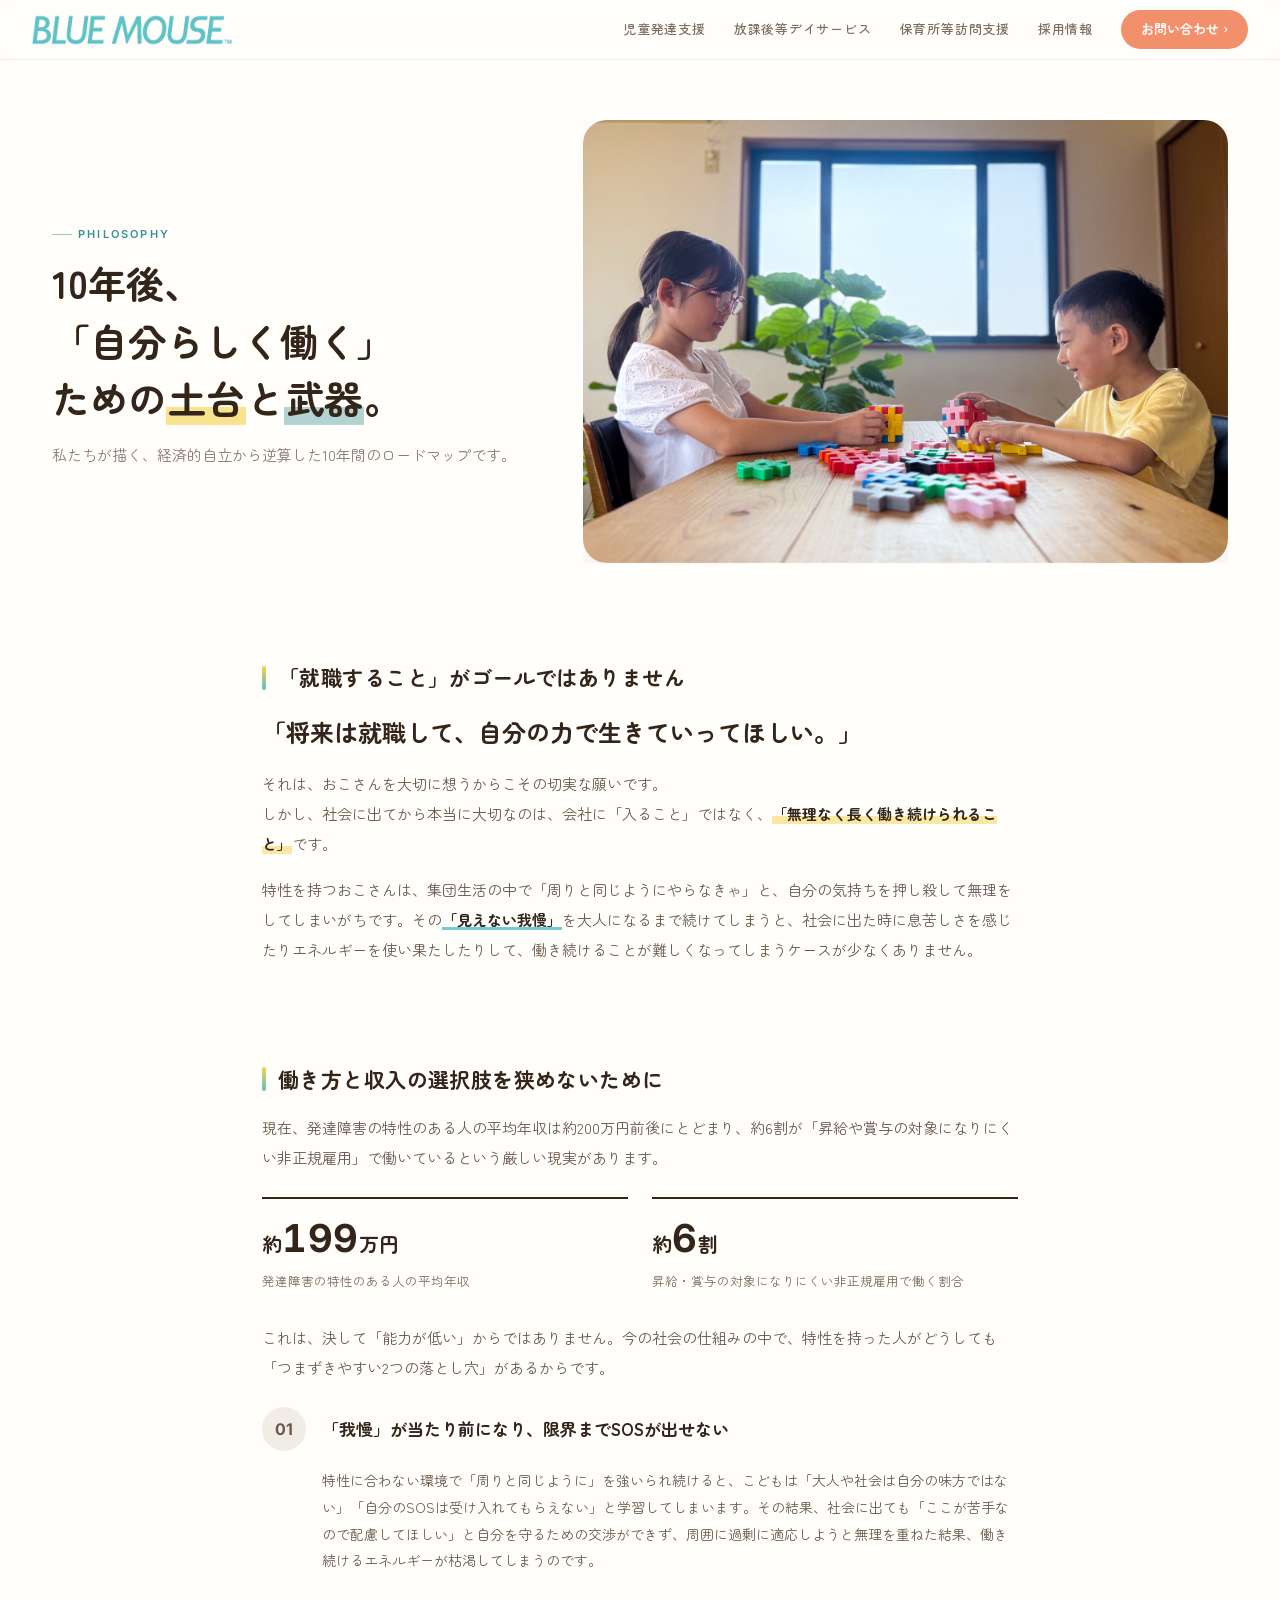
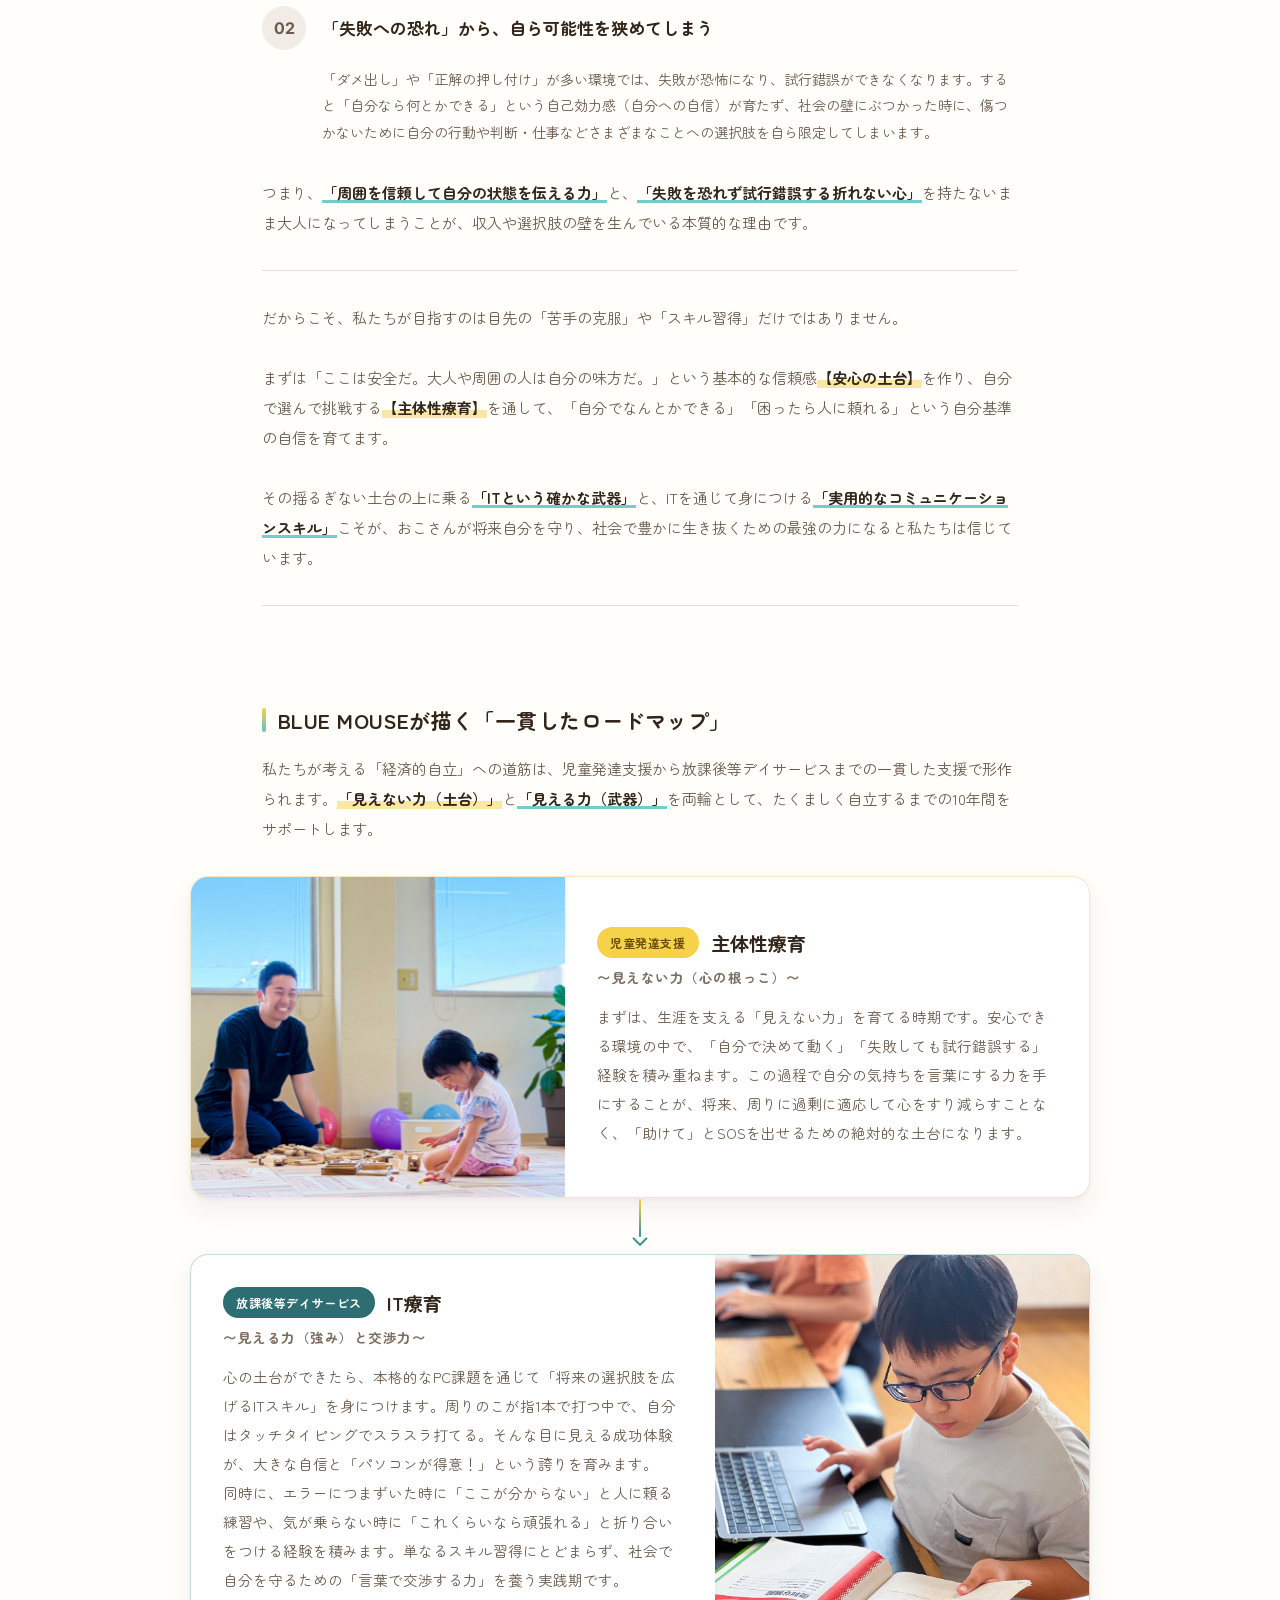
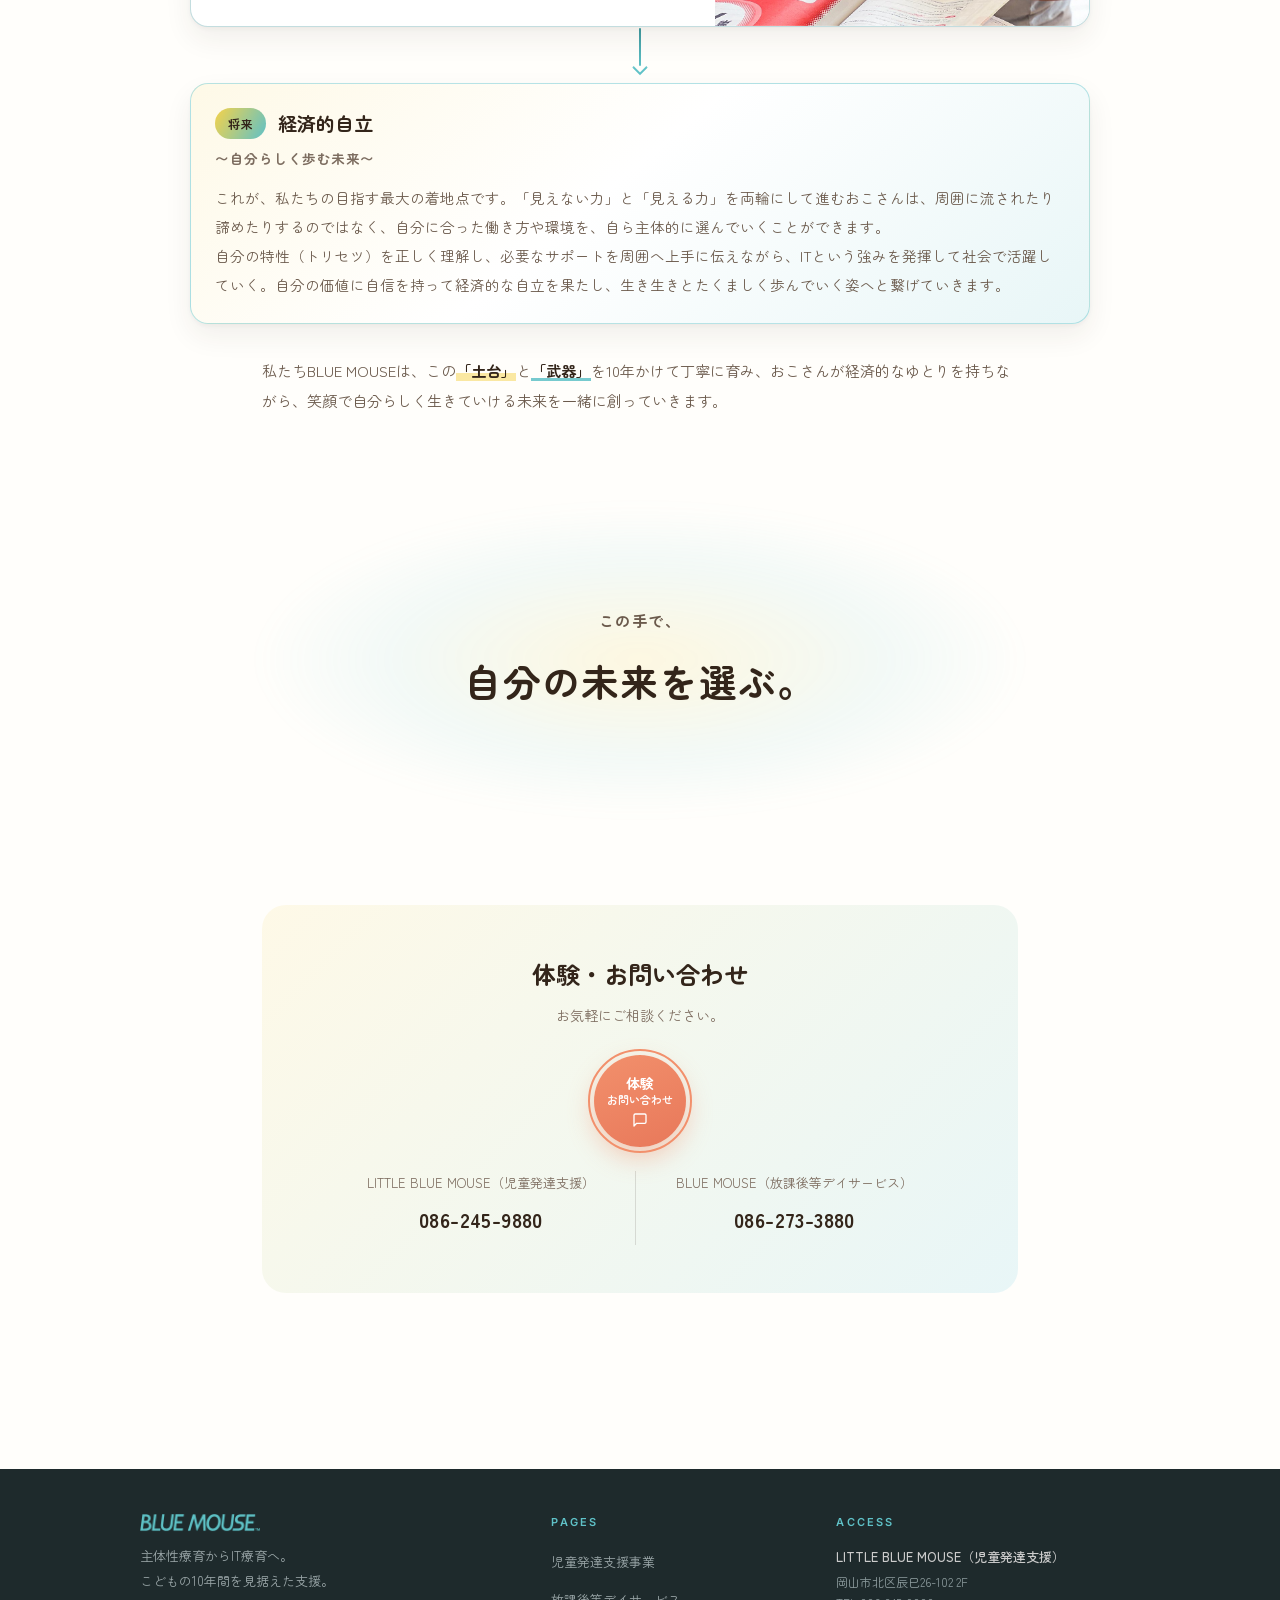
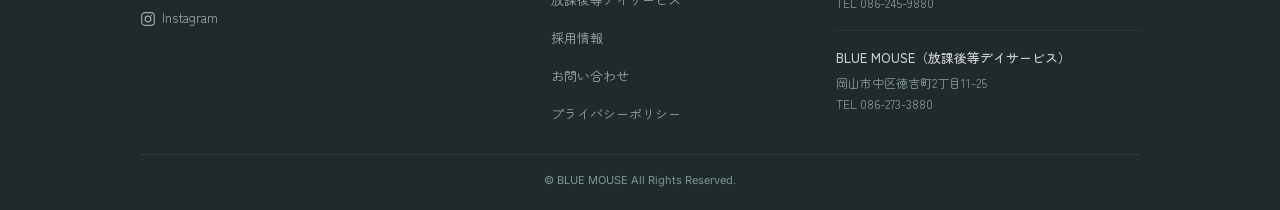
<file: philosophy.html>
<!doctype html>
<html lang="ja">
<head>
  <meta charset="UTF-8" />
  <meta name="google-site-verification" content="v8oe11gaPJCJ67cUPVZUYkLduPgeNwZ7hpXEpOwQskY" />
  <meta name="viewport" content="width=device-width, initial-scale=1.0" />

  <!-- Google tag (gtag.js) — GA4 プロパティ bluemouse.blue / 所有:584@bluemouse.blue -->
  <script async src="https://www.googletagmanager.com/gtag/js?id=G-3GLCNC8RL4"></script>
  <script>
    window.dataLayer = window.dataLayer || [];
    function gtag(){dataLayer.push(arguments);}
    // 本番ドメイン以外（localhost・GitHub Pages既定ドメイン・検証環境）からは計測しない。
    // 動作確認のたびにテスト送信が本番データへ混ざるのを防ぐ。
    // サブドメインも許可しているので、将来 www を使い始めても計測は止まらない
    if (!/(^|\.)bluemouse\.blue$/.test(location.hostname)) {
      window['ga-disable-G-3GLCNC8RL4'] = true;
    }
    // スタッフ端末の除外：一度 ?noga=1 付きでアクセスすると、その端末は以後カウントしない。
    // 事業所のIPフィルタだけでは、スタッフがスマホ回線で見た分が数字に混ざるため併用する。
    // 解除は ?noga=0。localStorageが使えない環境では素通りする（計測は通常どおり）
    try {
      var q = location.search;
      if (q.indexOf('noga=1') !== -1) localStorage.setItem('bm_noga', '1');
      if (q.indexOf('noga=0') !== -1) localStorage.removeItem('bm_noga');
      if (localStorage.getItem('bm_noga') === '1') window['ga-disable-G-3GLCNC8RL4'] = true;
    } catch (e) {}
    gtag('js', new Date());
    gtag('config', 'G-3GLCNC8RL4');

    // 広告の流入元を、ページ移動をまたいで保持する。
    // 広告は child.html に着地し、送信は contact.html で行われるため、
    // URLのパラメータだけでは送信時に失われてしまう。
    // 保存するのは広告の識別名のみ。個人情報は含まない。
    try {
      var bmq = new URLSearchParams(location.search);
      if (bmq.get('utm_source')) {
        sessionStorage.setItem('bm_utm', JSON.stringify({
          source: bmq.get('utm_source') || '',
          medium: bmq.get('utm_medium') || '',
          campaign: bmq.get('utm_campaign') || '',
          content: bmq.get('utm_content') || ''
        }));
      }
    } catch (e) {}

    // 電話クリックの計測。tel:リンクはサイト全体で31箇所あるため、個別のonclickではなく
    // documentへの委譲1つで受ける（リンクを追加しても改修が要らない）
    document.addEventListener('click', function (e) {
      var t = e.target;
      if (!t || typeof t.closest !== 'function') return;
      var a = t.closest('a[href^="tel:"]');
      if (!a || typeof gtag !== 'function') return;
      gtag('event', 'tel_click', {
        phone_number: a.getAttribute('href').replace('tel:', ''),
        page_location: location.href,
        page_title: document.title
      });
    });
  </script>
  <meta name="theme-color" content="#FFFEFB" />
  <title>主体性療育からIT療育へ｜10年後の経済的自立を見据えて</title>
  <meta name="description" content="発達障害の特性がある人の平均年収は約200万円、約6割が非正規。この現実から逆算し、主体性療育とIT療育をつなぐ10年間のロードマップを描きます。岡山市のBLUE MOUSE。" />
  <link rel="canonical" href="https://bluemouse.blue/philosophy.html" />
  <meta property="og:type" content="website" />
  <meta property="og:url" content="https://bluemouse.blue/philosophy.html" />
  <meta property="og:title" content="主体性療育からIT療育へ｜10年後の経済的自立を見据えて" />
  <meta property="og:description" content="発達障害の特性がある人の平均年収は約200万円、約6割が非正規。この現実から逆算し、主体性療育とIT療育をつなぐ10年間のロードマップを描きます。岡山市のBLUE MOUSE。" />
  <meta property="og:image" content="https://bluemouse.blue/photos/IMG_8852.jpg" />
  <meta property="og:site_name" content="BLUE MOUSE" />
  <meta property="og:locale" content="ja_JP" />
  <meta name="twitter:card" content="summary_large_image" />
  <meta name="twitter:title" content="主体性療育からIT療育へ｜10年後の経済的自立を見据えて" />
  <meta name="twitter:description" content="発達障害の特性がある人の平均年収は約200万円、約6割が非正規。この現実から逆算し、主体性療育とIT療育をつなぐ10年間のロードマップを描きます。岡山市のBLUE MOUSE。" />
  <meta name="twitter:image" content="https://bluemouse.blue/photos/IMG_8852.jpg" />
  <link rel="preconnect" href="https://fonts.googleapis.com" />
  <link rel="preconnect" href="https://fonts.gstatic.com" crossorigin />
  <link href="https://fonts.googleapis.com/css2?family=Inter:wght@400;500;600;700&family=Zen+Kaku+Gothic+New:wght@300;400;500;700&family=Zen+Maru+Gothic:wght@400;500;700&display=swap" rel="stylesheet" />
  <style>
    *, *::before, *::after { box-sizing: border-box; margin: 0; padding: 0; }
    html { scroll-behavior: smooth; }
    body { font-family: "Zen Maru Gothic", sans-serif; background: #FFFEFB; color: #33251a; line-height: 1.75; -webkit-font-smoothing: antialiased; }
    a { text-decoration: none; color: inherit; }
    img { display: block; max-width: 100%; }
    /* 想いページは会社全体のページなので、児発のイエローと放デイの濃いティールの両方を
       「段階の色」として使い分ける（イエロー=土台/児発、濃いティール=武器/放デイ）。
       #5fc1c7(ロゴティール)は白地2.1:1のため文字色には使わない */
    :root { --coral:#f2906c; --coral-light:#fdf0eb; --teal:#5fc1c7; --teal-dark:#3a9095; --teal-deep:#2c6e72; --teal-light:#e8f6f7;
      --yellow:#f5d24a; --yellow-dark:#d9a520; --yellow-light:#fef9e7; --yellow-ink:#6b4f08;
      --ink:#33251a; --green:#3a6b5e; --bg:#faf8f5;
      /* 余白スケール（4px基準）。セクション間とカード内側はこの2つが唯一の基準値 */
      --sp-1:4px; --sp-2:8px; --sp-3:12px; --sp-4:16px; --sp-5:24px; --sp-6:32px; --sp-7:48px; --sp-8:64px;
      --gutter:32px;
      /* イージングはこの2種類だけを使い回す */
      --ease-out:cubic-bezier(.22,1,.36,1); --ease-io:cubic-bezier(.65,0,.35,1);
      --section-gap:var(--sp-8); --card-pad:var(--sp-6); }

    /* Header */
    .header { position: fixed; top:0; left:0; right:0; z-index:100; display:flex; align-items:center; justify-content:space-between; padding:0 32px; height:60px; background: transparent; backdrop-filter:blur(12px); -webkit-backdrop-filter:blur(12px); border-bottom:1px solid rgba(0,0,0,.05); }
    .header__logo img { height:32px; width:auto; }
    .header__nav { display:flex; align-items:center; gap:28px; }
    .header__link { font-size:13px; font-weight:500; letter-spacing:.06em; color:#7d6d60; transition:color .2s; }
    .header__link:hover { color:var(--teal); }
    .header__cta { display:inline-flex; align-items:center; padding:8px 20px; background:var(--coral); color:#fff; font-size:13px; font-weight:600; border-radius:100px; transition:background .2s; cursor:pointer; }
    .header__cta:hover { background:#e87e59; }
    .header__cta-wrap { position:relative; }
    .header__cta-drop { display:none; position:absolute; top:100%; right:0; background:transparent; padding-top:10px; min-width:210px; z-index:200; flex-direction:column; gap:2px; }
    .header__cta-drop::before { content:''; position:absolute; top:10px; left:0; right:0; bottom:0; background:#fff; border-radius:14px; box-shadow:0 8px 32px rgba(0,0,0,.12); z-index:-1; }
    .header__cta-wrap:hover .header__cta-drop { display:flex; }
    .header__cta-drop a { padding:10px 14px; font-size:13px; font-weight:600; border-radius:8px; color:var(--ink); white-space:nowrap; transition:background .15s; }
    .header__cta-drop a:nth-child(1):hover { background:#e8f0ee; color:#3a6b5e; }
    .header__cta-drop a:nth-child(2):hover { background:#fef9e7; color:#6b4f08; }
    .header__cta-drop a:nth-child(3):hover { background:#e8f6f7; color:#2f767a; }
    /* 4つ目＝保育所等訪問支援。--yellow を持たないページがあるので直値で指定する */
    .header__cta-drop a:nth-child(4):hover { background:#f2ebe0; color:#8a6408; }
    .header__burger { display:none; flex-direction:column; gap:5px; background:none; border:none; cursor:pointer; padding:8px; }
    .header__burger span { display:block; width:20px; height:1.5px; background:var(--ink); border-radius:2px; transition:transform .3s, opacity .3s; }
    .header__burger.is-open span:nth-child(1) { transform:translateY(6.5px) rotate(45deg); }
    .header__burger.is-open span:nth-child(2) { opacity:0; }
    .header__burger.is-open span:nth-child(3) { transform:translateY(-6.5px) rotate(-45deg); }
    .mobile-nav { display:flex; position:fixed; top:60px; left:0; right:0; bottom:0; background:rgba(255,254,251,.98); backdrop-filter:blur(16px); z-index:200; flex-direction:column; align-items:center; justify-content:center; gap:24px; opacity:0; visibility:hidden; transform:translateY(-8px); pointer-events:none; transition:opacity .4s ease, transform .4s ease, visibility 0s linear .4s; }
    .mobile-nav.is-open { opacity:1; visibility:visible; transform:translateY(0); pointer-events:auto; transition:opacity .4s ease, transform .4s ease, visibility 0s linear 0s; }
    .mobile-nav a { font-size:17px; color:#8a7a6e; letter-spacing:.08em; }
    /* 期間限定の相談会LP。イエロー＝情報ラベル（コーラルはお問い合わせ＝行動色なので使わない）。
       放デイ・プライバシーのページには --yellow を持たせていないため、ここは直値で指定する */
    .mobile-nav a.mn-link--campaign { position:relative; display:inline-flex; align-items:center; color:#33251a; font-weight:600; }
    /* バッジは絶対配置で流れから外す。インラインだとバッジ幅ぶんラベルが右へ38.6pxずれ、
       他のメニュー項目（中心187.5px）と縦のラインが揃わないため */
    .mobile-nav a.mn-link--campaign .mn-badge {
      position:absolute; right:100%; margin-right:9px; top:50%; transform:translateY(-50%); }
    .mn-badge { font-size:10.5px; font-weight:700; letter-spacing:.06em; line-height:1.5;
      color:#6b4f08; background:#f5d24a; padding:3px 9px; border-radius:100px; white-space:nowrap; }
    .mn-accordion { width: 100%; text-align: center; }
    .mn-accordion__toggle { background: none; border: none; cursor: pointer; font-family: inherit; font-size: 17px; color: #8a7a6e; letter-spacing: .08em; display: inline-flex; align-items: center; gap: 8px; padding: 0; }
    .mn-accordion__toggle:hover { color: var(--teal); }
    .mn-caret { font-size: 10px; display: inline-block; transition: transform .25s ease; }
    .mn-accordion.is-open .mn-caret { transform: rotate(90deg); }
    .mn-accordion__panel { max-height: 0; overflow: hidden; transition: max-height .3s ease; display: flex; flex-direction: column; gap: 14px; align-items: center; }
    .mn-accordion.is-open .mn-accordion__panel { max-height: 160px; margin-top: 14px; }
    .mobile-nav a.mn-sublink { font-size: 14px; color: #a89583; }
    .mn-insta { display: inline-flex; align-items: center; justify-content: center; width: 44px; height: 44px; border: 1.5px solid rgba(0,0,0,.15); border-radius: 12px; color: var(--ink); margin-top: 8px; }
    .mn-insta:hover { border-color: var(--teal); color: var(--teal); }

    /* Page hero（児発・放デイページと同じ、写真と文字の2分割ヒーロー） */
    .pg-hero { padding:100px 32px var(--section-gap); max-width:1240px; margin:0 auto; display:grid; grid-template-columns:0.9fr 1.2fr; gap:var(--sp-7); align-items:center; }
    .pg-hero__text { order:1; }
    .pg-hero__tag { display:inline-flex; align-items:center; gap:6px; font-family:"Inter",sans-serif; font-size:11px; font-weight:600; letter-spacing:.2em; text-transform:uppercase; color:var(--teal-dark); margin-bottom:10px; }
    .pg-hero__tag::before { content:''; width:20px; height:1px; background:var(--teal-dark); opacity:.5; }
    .pg-hero__title { font-family:"Zen Maru Gothic",sans-serif; font-size:clamp(1.55rem,3.2vw,2.4rem); font-weight:700; line-height:1.5; color:var(--ink); margin-bottom:14px; word-break:keep-all; overflow-wrap:anywhere;  text-wrap:balance;}
    /* 「土台」=主体性療育のイエロー、「武器」=IT療育のティール。
       トップのヒーローと同じマーカー帯で、サイト全体の対応関係をここでも揃える */
    .pg-hero__title .hl-y, .pg-hero__title .hl-t { background-repeat:no-repeat; background-position:0 100%;
      -webkit-box-decoration-break:clone; box-decoration-break:clone; padding:0 .05em; }
    .pg-hero__title .hl-y { background-image:linear-gradient(rgba(245,210,74,.62), rgba(245,210,74,.62)); }
    /* 「武器」=IT療育=放デイなので、色は濃いティール #3a9095（ロードマップのピル・接続線と同じ）。
       ただし .62 のままだと帯の重さが紙比2.14となり、イエローの1.27に対して1.7倍で釣り合わない。
       .384 まで下げると重さ1.57＝イエローと並べても浮かない範囲に収まる */
    .pg-hero__title .hl-t { background-image:linear-gradient(rgba(58,144,149,.384), rgba(58,144,149,.384)); }
    .pg-hero__sub { font-size:15px; color:#8a7a6e; line-height:1.9; }
    .pg-hero__visual { order:2; position:relative; }
    .pg-hero__img-wrap { position:relative; border-radius:24px; overflow:hidden; aspect-ratio:16/11; box-shadow:0 12px 40px rgba(0,0,0,.08); }
    .pg-hero__img-wrap img { width:100%; height:100%; object-fit:cover; }

    /* Content */
    .pg-content { max-width:820px; margin:0 auto; padding:0 var(--gutter) 80px; }

    /* Section title（このページだけ、縦バーをイエロー→ティールのグラデーションにする。
       「主体性療育からIT療育へ」という10年の流れを、見出しの記号にも持たせる） */
    .pg-info__title { font-size:21px; font-weight:700; color:var(--ink); margin-bottom:var(--sp-4); display:flex; align-items:center; gap:var(--sp-3); letter-spacing:.02em; }
    .pg-info__title::before { content:''; width:4px; height:24px; background:linear-gradient(180deg, var(--yellow) 0%, var(--teal) 100%); border-radius:2px; flex-shrink:0; }

    /* Section 1: ゴールの再定義 */
    .pg-goal { margin-bottom:var(--section-gap); }
    .pg-intro__lead { font-size:clamp(1.2rem,2.2vw,1.5rem); font-weight:700; color:var(--ink); line-height:1.7; margin:var(--sp-4) 0; word-break:keep-all; overflow-wrap:anywhere; }
    .pg-body { font-size:15px; color:#6b5a4c; line-height:2; }
    .pg-body + .pg-body { margin-top:var(--sp-4); }
    .pg-body em { font-style:normal; font-weight:700; color:var(--ink); background:linear-gradient(transparent 86%, rgba(95,193,199,.85) 86%); }
    .pg-body strong { font-weight:700; color:var(--ink); background:linear-gradient(transparent 62%, rgba(245,210,74,.5) 62%); }

    /* Section 2: 現実の数字と2つの落とし穴 */
    .pg-reality { margin-bottom:var(--section-gap); }
    /* 厳しいデータの提示なので、ブランド色を着けず墨一色の数字で見せる */
    .pg-stats { display:grid; grid-template-columns:1fr 1fr; gap:var(--sp-5); margin:var(--sp-5) 0 var(--sp-6); }
    .pg-stat { border-top:2px solid var(--ink); padding-top:var(--sp-4); }
    .pg-stat__num { display:block; font-family:"Inter","Zen Maru Gothic",sans-serif; font-size:clamp(1.8rem,4.5vw,2.4rem); font-weight:700; color:var(--ink); line-height:1.2; letter-spacing:.01em; font-variant-numeric:tabular-nums; }
    .pg-stat__num small { font-size:.52em; font-weight:700; }
    .pg-stat__label { display:block; margin-top:var(--sp-2); font-size:12.5px; color:#7d6d60; line-height:1.75; }

    /* 落とし穴：ネガティブな内容なのでイエローは使わず、悩みバブルと同じ中立の暖色グレー */
    .pg-pit-list { display:flex; flex-direction:column; gap:var(--sp-6); margin:var(--sp-5) 0 var(--sp-6); }
    .pg-pit-item__head { display:flex; align-items:center; gap:var(--sp-4); margin-bottom:var(--sp-4); }
    .pg-pit-item__head h3 { font-size:17px; font-weight:700; color:var(--ink); line-height:1.55; margin:0; word-break:keep-all; overflow-wrap:anywhere; }
    .pg-pit-num { width:44px; height:44px; border-radius:50%; display:flex; align-items:center; justify-content:center; font-family:"Inter",sans-serif; font-size:16px; font-weight:700; flex-shrink:0; background:#f1ece5; color:#6b5a4c; }
    .pg-pit-body { padding-left:60px; }
    .pg-pit-body p { font-size:14px; color:#6b5a4c; line-height:1.9; }

    /* だからこそ（問題から解決へ折り返す段落）：児発ページのスタンスと同じ、罫2本の区切り */
    .pg-stance { border-top:1px solid rgba(51,37,26,.14); border-bottom:1px solid rgba(51,37,26,.14);
      padding:var(--sp-6) 0; }

    /* Section 3: ロードマップ（LPのフローチャートと同じ、上から下へ流れる図） */
    .pg-roadmap { margin-bottom:var(--section-gap); }
    .pg-flow-list { display:flex; flex-direction:column; margin-top:var(--sp-6); }
    /* カード自身に overflow:hidden を付けると、カードの外（top:-56px）に置く
       接続線と矢じり（::before/::after）が切り取られる。丸めは写真側で行う */
    .pg-flow-item { position:relative; background:#fff; border-radius:18px;
      border:1px solid rgba(217,165,32,.25);
      box-shadow:0 2px 4px rgba(51,37,26,.04), 0 12px 28px rgba(51,37,26,.07); }
    .pg-flow-item__photo { aspect-ratio:16/8; overflow:hidden; border-radius:17px 17px 0 0; }
    .pg-flow-item__photo img { width:100%; height:100%; object-fit:cover; }
    .pg-flow-item__inner { padding:var(--sp-5); }
    .pg-flow-item__head { display:flex; align-items:center; gap:var(--sp-3); margin-bottom:var(--sp-2); flex-wrap:wrap; }
    .pg-flow-item__num { flex-shrink:0; font-size:12px; font-weight:700; letter-spacing:.05em; padding:5px 13px; border-radius:100px; }
    .pg-flow-item__head h3 { font-size:19px; font-weight:700; color:var(--ink); line-height:1.5; margin:0; }
    .pg-flow-item__sub { font-size:13.5px; font-weight:600; color:#7d6d60; letter-spacing:.04em; margin-bottom:var(--sp-3); }
    .pg-flow-item__body { font-size:14.5px; color:#6b5a4c; line-height:2; }

    /* 段階ごとの色。児発=イエロー、放デイ=濃いティール、将来=2色が合流するグラデーション */
    .pg-flow-item--yellow .pg-flow-item__num { background:var(--yellow); color:var(--yellow-ink); }
    .pg-flow-item--teal { border-color:rgba(58,144,149,.30); }
    .pg-flow-item--teal .pg-flow-item__num { background:var(--teal-deep); color:#fff; }
    .pg-flow-item--arrive { border-color:rgba(95,193,199,.45);
      background:linear-gradient(140deg, var(--yellow-light) 0%, #fff 46%, var(--teal-light) 100%); }
    .pg-flow-item--arrive .pg-flow-item__num { background:linear-gradient(120deg, var(--yellow) 0%, var(--teal) 100%); color:var(--ink); }

    /* 次の段階へ下りる導線。カード間に56pxの間を作り、そこへ線と矢じりを置く。
       線の色も「イエローからティールへ」段階に合わせて変えていく */
    .pg-flow-item + .pg-flow-item { margin-top:56px; }
    .pg-flow-item + .pg-flow-item::before { content:''; position:absolute; left:50%; top:-56px; width:2px; height:38px;
      border-radius:2px; transform:translateX(-50%) scaleY(1); transform-origin:top center; }
    .pg-flow-item + .pg-flow-item::after { content:''; position:absolute; left:50%; top:-22px; width:11px; height:11px;
      border-right:2.5px solid; border-bottom:2.5px solid; border-radius:1px;
      transform:translateX(-50%) rotate(45deg); }
    /* ::after の色は「.pg-flow-item + .pg-flow-item::after」のショートハンド（currentColor）に
       負けないよう、同じ隣接セレクタ込みの詳細度で指定する */
    .pg-flow-item + .pg-flow-item--teal::before { background:linear-gradient(180deg, var(--yellow) 0%, var(--teal-dark) 100%); }
    .pg-flow-item + .pg-flow-item--teal::after { border-color:var(--teal-dark); }
    .pg-flow-item + .pg-flow-item--arrive::before { background:linear-gradient(180deg, var(--teal-dark) 0%, var(--teal) 100%); }
    .pg-flow-item + .pg-flow-item--arrive::after { border-color:var(--teal); }

    .pg-roadmap__outro { margin-top:var(--sp-6); }

    /* Quote（締めの一行）：装飾を足さず、余白と文字の大きさと「現れ方」だけで特別にする */
    .pg-quote { position:relative; text-align:center; padding:0; margin:calc(var(--section-gap) * 2) 0; }
    .pg-quote::before { content:''; position:absolute; left:50%; top:50%;
      width:min(760px,100%); height:300px; transform:translate(-50%,-50%); border-radius:50%;
      background:radial-gradient(ellipse at center, rgba(245,210,74,.15) 0%, rgba(95,193,199,.08) 46%, rgba(255,255,255,0) 73%);
      filter:blur(10px); pointer-events:none; animation:quoteAura 16s linear infinite; }
    .pg-quote__text { position:relative; font-size:clamp(1.7rem,3.9vw,2.35rem); font-weight:700; color:var(--ink);
      line-height:1.7; letter-spacing:.03em; word-break:keep-all; overflow-wrap:anywhere; }
    .pg-quote__lead { display:block; font-size:15px; font-weight:600; color:#6b5a4c; letter-spacing:.1em; margin-bottom:var(--sp-4); }
    .pg-quote__char { display:inline-block; white-space:pre; }
    @keyframes quoteAura {
      0%   { transform:translate(-50%,-50%) scale(1);    opacity:.85; }
      33%  { transform:translate(-51%,-52%) scale(1.06); opacity:1; }
      66%  { transform:translate(-49%,-49%) scale(.97);  opacity:.9; }
      100% { transform:translate(-50%,-50%) scale(1);    opacity:.85; }
    }

    /* CTA */
    .pg-cta { text-align:center; padding:var(--sp-7) var(--sp-6); background:linear-gradient(135deg, var(--yellow-light) 0%, var(--teal-light) 100%); border-radius:24px; margin-bottom:var(--section-gap); }
    .pg-cta__title { font-size:clamp(1.2rem,2.2vw,1.5rem); font-weight:700; color:var(--ink); margin-bottom:8px; }
    .pg-cta__sub { font-size:14px; color:#7d6d60; margin-bottom:var(--sp-5);  text-wrap:balance;}
    /* 想いページは児発から放デイまでの10年間を語る会社全体のページなので、
       トップと同じく2施設ぶんを並べる。未就学児の保護者が読者に含まれるため、
       放デイの番号だけだと対象外の施設へ電話させてしまう。
       どちらへ掛けるべきか迷わせないよう、番号には必ず施設名を添える */
    .pg-cta__phones { margin-top:var(--sp-5); display:flex; flex-direction:column; gap:var(--sp-3); align-items:center; }
    .pg-cta__phone-item { font-size:13px; color:#7d6d60; line-height:1.8; }
    .pg-cta__phone-item a { color:var(--ink); text-decoration:none; }
    .pg-cta__phone-item strong { font-size:20px; font-weight:700; color:var(--ink); letter-spacing:.02em; }
    /* 発信リンクはインラインのままだとタップ領域が高さ18.5pxしかなく、
       WCAG 2.2 AAの最小24pxもAppleの推奨44pxも下回る。
       inline-block にして上下パディングで44pxを確保する（見た目の文字は変わらない） */
    .pg-cta__phone-item a { display:inline-block; padding:7px 10px; }

    /* Footer */
    .footer { background: #1e2a2c; color: #aaa; padding: 44px 32px 20px; }
    .footer__inner { max-width: 1000px; margin: 0 auto; display: grid; grid-template-columns: 1.5fr 1fr 1.2fr; gap: 32px; padding-bottom: 28px; border-bottom: 1px solid rgba(255,255,255,.08); }
    .footer__logo img { width: 120px; margin-bottom: 12px; }
    .footer__tagline { font-size: 13px; color: #9ba7a9; line-height: 1.9; }
    .footer__insta { display: inline-flex; align-items: center; gap: 6px; margin-top: 14px; font-size: 13px; color: #9ba7a9; transition: color .2s; }
    .footer__insta:hover { color: var(--teal); }
    .footer__col-title { font-family: "Inter", sans-serif; font-size: 11px; letter-spacing: .2em; text-transform: uppercase; color: var(--teal); margin-bottom: 14px; font-weight: 600; }
    .footer__nav { list-style: none; display: flex; flex-direction: column; gap: 10px; }
    .footer__nav a { font-size: 13px; color: #9ba7a9; transition: color .15s; }
    .footer__nav a:hover { color: var(--teal); }
    .footer__fac-name { font-size: 13px; font-weight: 500; color: #ccc; margin-bottom: 2px; }
    .footer__fac-info { font-size: 12px; color: #8d9c9e; line-height: 1.8; }
    /* 番号をタップ領域44pxぶんのinline-blockにしつつ、同量の負のマージンで引き戻す。
       こうすると当たり判定だけが広がり、フッターの行間・高さは1pxも動かない。
       周囲に他のリンクがないので、はみ出した判定が競合することもない */
    .footer__fac-info a { display:inline-block; padding:12px 8px; margin:-12px -8px; }
    .footer__fac + .footer__fac { margin-top: 16px; padding-top: 16px; border-top: 1px solid rgba(255,255,255,.06); }
    .footer__bottom { max-width: 1000px; margin: 0 auto; text-align: center; padding-top: 16px; font-family: "Inter", sans-serif; font-size: 11px; color: #809396; }

    /* =========================================================
       Motion
       設計方針（児発ページと共通）：
       - イージングは2種類（--ease-out=減速 / --ease-io=溜めて放つ）
       - 並んだ要素は必ず stagger で順に読ませる
       - 「大胆に」動かすのは ヒーロー / 数字のカウントアップ / フロー図 / 締めの一行 のみ
       ========================================================= */

    /* ---- 基本のスクロール登場 ---- */
    .js-ready .fade-in { opacity:0; transform:translateY(28px); transition:opacity .85s ease, transform .85s var(--ease-out); }
    .fade-in.is-visible { opacity:1; transform:none; }
    /* 個別アニメを持つ要素では、fade-in は「発火のきっかけ」専用にして動きを二重化させない */
    .js-ready .pg-pit-item.fade-in,
    .js-ready .pg-flow-item.fade-in { transition:none; }

    /* ---- ① ヒーロー（大胆）：画像を下から拭い上げ、文字が順に立ち上がる ---- */
    .js-ready .pg-hero__img-wrap { clip-path:inset(0 0 100% 0); }
    .js-ready .pg-hero__img-wrap img { transform:scale(1.14); }
    .bm-ready .pg-hero__img-wrap { animation:heroWipe 1.15s var(--ease-io) .1s forwards; }
    .bm-ready .pg-hero__img-wrap img { animation:heroSettle 1.6s var(--ease-out) .1s forwards; }
    @keyframes heroWipe   { to { clip-path:inset(0 0 0 0); } }
    @keyframes heroSettle { to { transform:scale(1); } }

    .js-ready .pg-hero__tag,
    .js-ready .pg-hero__title,
    .js-ready .pg-hero__sub { opacity:0; transform:translateY(20px); }
    .bm-ready .pg-hero__tag   { animation:heroRise .85s var(--ease-out) .34s forwards; }
    .bm-ready .pg-hero__title { animation:heroRise .85s var(--ease-out) .44s forwards; }
    .bm-ready .pg-hero__sub   { animation:heroRise .85s var(--ease-out) .56s forwards; }
    @keyframes heroRise { to { opacity:1; transform:none; } }
    .js-ready .pg-hero__tag::before { transform:scaleX(0); transform-origin:left center; }
    .bm-ready .pg-hero__tag::before { animation:tagLine .7s var(--ease-io) .5s forwards; }
    @keyframes tagLine { to { transform:scaleX(1); } }

    /* 見出しのマーカーは、文字が着地してから土台→武器の順に引く */
    .js-ready .pg-hero__title .hl-y, .js-ready .pg-hero__title .hl-t { background-size:0 32%; }
    .bm-ready .pg-hero__title .hl-y { animation:heroMark 1.0s cubic-bezier(.45,.25,.4,1) 1.2s forwards; }
    .bm-ready .pg-hero__title .hl-t { animation:heroMark 1.0s cubic-bezier(.45,.25,.4,1) 1.5s forwards; }
    @keyframes heroMark { to { background-size:100% 32%; } }

    /* ---- ② 見出しの共通シグネチャ：縦バーが引かれてから文字が寄る ---- */
    .js-ready .pg-info__title::before { transform:scaleY(0); transform-origin:top center; }
    .js-ready .pg-info__title { opacity:0; transform:translateX(-8px); }
    .is-visible .pg-info__title { animation:titleIn .6s var(--ease-out) .1s forwards; }
    .is-visible .pg-info__title::before { animation:barDraw .5s var(--ease-io) forwards; }
    @keyframes titleIn { to { opacity:1; transform:none; } }
    @keyframes barDraw { to { transform:scaleY(1); } }

    /* ---- ③ 数字（大胆）：罫が引かれ、数字がカウントアップする ---- */
    .js-ready .pg-stat { border-top-color:transparent; }
    .js-ready .pg-stat__num, .js-ready .pg-stat__label { opacity:0; transform:translateY(10px); }
    .is-visible .pg-stat { border-top-color:var(--ink); transition:border-top-color .6s ease; }
    .is-visible .pg-stat__num   { animation:softRise .6s var(--ease-out) .15s forwards; }
    .is-visible .pg-stat__label { animation:softRise .6s var(--ease-out) .3s forwards; }
    .is-visible .pg-stat:nth-child(2) .pg-stat__num   { animation-delay:.3s; }
    .is-visible .pg-stat:nth-child(2) .pg-stat__label { animation-delay:.45s; }

    /* ---- ④ 落とし穴01/02：番号が弾んで出て、本文が続く ---- */
    .js-ready .pg-pit-num { opacity:0; transform:scale(.4) rotate(-12deg); }
    .js-ready .pg-pit-item__head h3,
    .js-ready .pg-pit-body { opacity:0; transform:translateY(14px); }
    .pg-pit-item.is-visible .pg-pit-num { animation:numPop .7s cubic-bezier(.34,1.56,.64,1) .1s forwards; }
    .pg-pit-item.is-visible .pg-pit-item__head h3 { animation:softRise .65s var(--ease-out) .2s forwards; }
    .pg-pit-item.is-visible .pg-pit-body { animation:softRise .65s var(--ease-out) .28s forwards; }
    @keyframes numPop   { to { opacity:1; transform:scale(1) rotate(0); } }
    @keyframes softRise { to { opacity:1; transform:none; } }

    /* ---- スタンス：区切りの罫線が静かに濃くなる ---- */
    .js-ready .pg-stance { border-top-color:transparent; border-bottom-color:transparent;
      transition:border-top-color 1s ease .15s, border-bottom-color 1s ease .15s; }
    .js-ready .pg-stance.is-visible { border-top-color:rgba(51,37,26,.14); border-bottom-color:rgba(51,37,26,.14); }

    /* ---- ⑤ フロー図（大胆）：ラベルが弾み、線が上から下へ引かれて次の段階へ渡す ---- */
    .js-ready .pg-flow-item { opacity:0; transform:translateY(20px); }
    .js-ready .pg-flow-item__num { opacity:0; transform:scale(.4) rotate(-10deg); }
    .js-ready .pg-flow-item__head h3, .js-ready .pg-flow-item__sub, .js-ready .pg-flow-item__body { opacity:0; transform:translateY(14px); }
    .pg-flow-item.is-visible { animation:softRise .75s var(--ease-out) forwards; }
    .pg-flow-item.is-visible .pg-flow-item__num { animation:numPop .7s cubic-bezier(.34,1.56,.64,1) .12s forwards; }
    .pg-flow-item.is-visible .pg-flow-item__head h3 { animation:softRise .65s var(--ease-out) .22s forwards; }
    .pg-flow-item.is-visible .pg-flow-item__sub  { animation:softRise .65s var(--ease-out) .28s forwards; }
    .pg-flow-item.is-visible .pg-flow-item__body { animation:softRise .65s var(--ease-out) .34s forwards; }
    /* 写真はカードの登場に合わせて、拡大からそっと落ち着く */
    .js-ready .pg-flow-item__photo img { transform:scale(1.08); }
    .pg-flow-item.is-visible .pg-flow-item__photo img { animation:photoSettle 1.5s var(--ease-out) .1s forwards; }
    @keyframes photoSettle { to { transform:scale(1); } }
    /* 導線は「そのカードが現れる」のに合わせて引く */
    .js-ready .pg-flow-item + .pg-flow-item::before { transform:translateX(-50%) scaleY(0); }
    .js-ready .pg-flow-item + .pg-flow-item::after  { opacity:0; }
    .pg-flow-item + .pg-flow-item.is-visible::before { animation:lineDraw .55s var(--ease-io) forwards; }
    .pg-flow-item + .pg-flow-item.is-visible::after  { animation:arrowIn .4s var(--ease-out) .5s forwards; }
    @keyframes lineDraw { to { transform:translateX(-50%) scaleY(1); } }
    @keyframes arrowIn  { to { opacity:1; } }

    /* ---- ⑥ 締めの一行：1文字ずつピントが合うように現れる ---- */
    .js-ready .pg-quote__lead { opacity:0; transform:translateY(10px); }
    .is-visible .pg-quote__lead { animation:softRise .9s var(--ease-out) .2s forwards; }
    .js-ready .pg-quote__char { opacity:0; filter:blur(8px); transform:translateY(14px); }
    .is-visible .pg-quote__char { animation:focusIn 1.2s var(--ease-out) forwards; }
    @keyframes focusIn { to { opacity:1; filter:blur(0); transform:none; } }

    /* ---- ⑦ CTA（大胆）：わずかに迫り出して"目的地"を主張する ---- */
    .js-ready .pg-cta.fade-in { transform:translateY(28px) scale(.96); }
    .pg-cta.fade-in.is-visible { transition:opacity .8s ease, transform .9s var(--ease-out); transform:none; }
    /* 2施設の番号は、カードが着地したあと上から順に現れる */
    .js-ready .pg-cta__phone-item { opacity:0; transform:translateY(10px); }
    .pg-cta.is-visible .pg-cta__phone-item:nth-of-type(1) { animation:softRise .7s var(--ease-out) .45s forwards; }
    .pg-cta.is-visible .pg-cta__phone-item:nth-of-type(2) { animation:softRise .7s var(--ease-out) .55s forwards; }

    /* ---- ⑧ マーカー：文字が着地してから、少し遅れて線を引く ---- */
    .pg-body em, .pg-body strong {
      background-repeat:no-repeat;
      -webkit-box-decoration-break:clone; box-decoration-break:clone;
    }
    .js-ready .pg-body em, .js-ready .pg-body strong {
      background-size:0 100%;
      transition:background-size 1.5s cubic-bezier(.45,.25,.4,1) 1.15s;
    }
    .is-visible .pg-body em, .is-visible .pg-body strong,
    .js-ready .pg-body.is-visible em, .js-ready .pg-body.is-visible strong {
      background-size:100% 100%;
    }
    /* 同じ段落内で em → strong の順に引かれるよう、strong だけ少し後ろにずらす */
    .js-ready .pg-body strong { transition-delay:1.7s; }

    /* ---- 動きを減らす設定では、すべて静止した完成形で見せる ---- */
    @media (prefers-reduced-motion:reduce) {
      .js-ready .fade-in, .js-ready .pg-hero__tag, .js-ready .pg-hero__title, .js-ready .pg-hero__sub,
      .js-ready .pg-stat__num, .js-ready .pg-stat__label,
      .js-ready .pg-pit-num, .js-ready .pg-pit-item__head h3, .js-ready .pg-pit-body,
      .js-ready .pg-flow-item, .js-ready .pg-flow-item__num, .js-ready .pg-flow-item__head h3,
      .js-ready .pg-flow-item__sub, .js-ready .pg-flow-item__body,
      .js-ready .pg-quote__lead, .js-ready .pg-quote__char, .js-ready .pg-cta.fade-in,
      .js-ready .pg-cta__phone-item, .js-ready .pg-info__title {
        opacity:1 !important; transform:none !important; filter:none !important; animation:none !important; transition:none !important;
      }
      .js-ready .pg-hero__img-wrap { clip-path:none !important; animation:none !important; }
      .js-ready .pg-hero__img-wrap img, .js-ready .pg-flow-item__photo img { transform:none !important; animation:none !important; }
      .js-ready .pg-info__title::before, .js-ready .pg-hero__tag::before,
      .js-ready .pg-flow-item + .pg-flow-item::before { transform:translateX(-50%) scaleY(1) !important; animation:none !important; }
      .js-ready .pg-info__title::before, .js-ready .pg-hero__tag::before { transform:none !important; }
      .js-ready .pg-flow-item + .pg-flow-item::after { opacity:1 !important; animation:none !important; }
      .js-ready .pg-stat { border-top-color:var(--ink) !important; }
      .js-ready .pg-stance { border-top-color:rgba(51,37,26,.14) !important; border-bottom-color:rgba(51,37,26,.14) !important; }
      .js-ready .pg-hero__title .hl-y, .js-ready .pg-hero__title .hl-t { background-size:100% 32% !important; animation:none !important; }
      .js-ready .pg-body em, .js-ready .pg-body strong { background-size:100% 100% !important; transition:none !important; }
      .pg-quote::before { animation:none !important; }
    }

    @media (max-width:780px) {
      .header { padding:0 16px; height:56px; }
      .header__nav { display:none; }
      .header__burger { display:flex; }
      .mobile-nav { top:56px; }
      :root { --section-gap:var(--sp-7); --card-pad:var(--sp-5); --gutter:20px; }
      .pg-hero { grid-template-columns:1fr; padding:84px 20px var(--section-gap); gap:var(--sp-5); }
      .pg-hero__text { order:2; text-align:center; }
      .pg-hero__tag { justify-content:center; }
      .pg-hero__visual { order:1; }
      .pg-hero__title { font-size:clamp(1.35rem,5.8vw,1.9rem); }
      .pg-content { padding:0 var(--gutter) 60px; }
      .pg-stats { gap:var(--sp-4); }
      .pg-pit-body { padding-left:0; }
      .pg-flow-item__head h3 { font-size:18px; }
      .footer { padding: 32px 16px 16px; }
      .footer__inner { grid-template-columns: 1fr; gap: 20px; }
    }

    /* ===== PC専用の調整。781px以上でのみ適用され、スマホ表示には一切影響しない ===== */
    @media (min-width: 781px) {
      /* ヘッダーのナビは何文字でも折り返させない */
      .header__link, .header__cta { white-space: nowrap; }
      /* 広い画面ではセクション間の「間」を1.5倍に。締めの一行（pg-quote）の前後は
         この2倍が効くので、ページ内で一番深い呼吸になる */
      :root { --section-gap: 96px; }
      .pg-hero { padding-top: 120px; }
      /* ロードマップ：写真付きの2枚は「写真＋テキストの横並び」に。
         1枚目は写真が左、2枚目は右と交互に置き、下りていく視線をジグザグに運ぶ */
      .pg-flow-item--yellow, .pg-flow-item--teal {
        display: grid; grid-template-columns: minmax(0, 5fr) minmax(0, 7fr); align-items: stretch; }
      .pg-flow-item--yellow .pg-flow-item__photo, .pg-flow-item--teal .pg-flow-item__photo {
        aspect-ratio: auto; height: 100%; min-height: 320px; border-radius: 17px 0 0 17px; }
      .pg-flow-item--teal { grid-template-columns: minmax(0, 7fr) minmax(0, 5fr); }
      .pg-flow-item--teal .pg-flow-item__photo { order: 2; border-radius: 0 17px 17px 0; }
      .pg-flow-item--yellow .pg-flow-item__inner, .pg-flow-item--teal .pg-flow-item__inner {
        align-self: center; padding: var(--sp-6); }
      /* 結びのCTA：2施設の電話番号を縦積みから左右対称へ。間は細い罫1本で仕切る */
      .pg-cta__phones { flex-direction: row; justify-content: center; align-items: stretch; gap: 0; }
      .pg-cta__phone-item { padding: 0 40px; }
      .pg-cta__phone-item + .pg-cta__phone-item { border-left: 1px solid rgba(51,37,26,.14); }
    }
    @media (min-width: 1080px) {
      /* 横並びになったカードに呼吸をもたせるため、本文列より左右72pxずつだけ広げる */
      .pg-flow-list { width: 900px; margin-left: -72px; }
    }
    @media (min-width: 781px) and (max-width: 1024px) {
      /* 狭いPC・タブレット横ではヘッダーの間隔を詰めて1行を保証する */
      .header { padding: 0 20px; }
      .header__nav { gap: 18px; }
    }
  </style>
<script type="application/ld+json">
{"@context":"https://schema.org","@type":"BreadcrumbList","itemListElement":[
  {"@type":"ListItem","position":1,"name":"ホーム","item":"https://bluemouse.blue/"},
  {"@type":"ListItem","position":2,"name":"BLUE MOUSEの想い","item":"https://bluemouse.blue/philosophy.html"}
]}
</script>
<script type="application/ld+json">
{
  "@context": "https://schema.org",
  "@type": "Article",
  "@id": "https://bluemouse.blue/philosophy.html#article",
  "mainEntityOfPage": { "@type": "WebPage", "@id": "https://bluemouse.blue/philosophy.html" },
  "headline": "主体性療育からIT療育へ｜10年後の経済的自立を見据えて",
  "description": "発達障害の特性がある人の平均年収は約200万円、約6割が非正規。この現実から逆算し、主体性療育とIT療育をつなぐ10年間のロードマップを描きます。岡山市のBLUE MOUSE。",
  "image": "https://bluemouse.blue/photos/IMG_8852.jpg",
  "inLanguage": "ja",
  "datePublished": "2026-06-25",
  "dateModified": "2026-08-22",
  "about": ["児童発達支援", "放課後等デイサービス", "主体性療育", "IT療育", "発達障害", "就労支援"],
  "author": {
    "@type": "Organization",
    "@id": "https://bluemouse.blue/#organization",
    "name": "BLUE MOUSE",
    "url": "https://bluemouse.blue/"
  },
  "publisher": {
    "@type": "Organization",
    "@id": "https://bluemouse.blue/#organization",
    "name": "BLUE MOUSE",
    "legalName": "合同会社BLUEMOUSE",
    "url": "https://bluemouse.blue/",
    "logo": { "@type": "ImageObject", "url": "https://bluemouse.blue/logo.png" }
  }
}
</script>
</head>
<body>

<!-- ===== Loading ===== -->
<style>
  .bm-loading, .bm-loading body { overflow: hidden; }
  .bm-loader {
    position: fixed; inset: 0; z-index: 9999;
    display: flex; align-items: center; justify-content: center;
    background: #FFFEFB;
    transition: opacity .8s cubic-bezier(.22,1,.36,1), visibility .8s;
  }
  .bm-loader.is-done { opacity: 0; visibility: hidden; }
  .bm-loader__inner { display: flex; flex-direction: column; align-items: center; gap: 20px; }
  .bm-loader__logo {
    width: min(220px, 54vw); height: auto;
    opacity: 0; transform: translateY(8px) scale(.97); filter: blur(7px);
    animation: bmLogoIn 1.15s cubic-bezier(.22,1,.36,1) .08s forwards;
  }
  .bm-loader__rule {
    position: relative; width: min(220px, 54vw); height: 1px;
    background: rgba(51,37,26,.09); overflow: hidden;
  }
  .bm-loader__rule::after {
    content: ''; position: absolute; inset: 0;
    background: linear-gradient(90deg, #f5d24a 0%, #f2906c 50%, #5fc1c7 100%);
    transform: scaleX(0); transform-origin: left center;
    animation: bmRuleIn 1.25s cubic-bezier(.65,0,.35,1) .3s forwards;
  }
  @keyframes bmLogoIn { to { opacity: 1; transform: none; filter: blur(0); } }
  @keyframes bmRuleIn { to { transform: scaleX(1); } }
  @media (prefers-reduced-motion: reduce) {
    .bm-loader__logo, .bm-loader__rule::after { animation: none; opacity: 1; transform: none; filter: none; }
  }
</style>
<div class="bm-loader" id="bmLoader" aria-hidden="true">
  <div class="bm-loader__inner">
    <img src="./logo.png" alt="" class="bm-loader__logo" />
    <span class="bm-loader__rule"></span>
  </div>
</div>
<script>
(function () {
  var el = document.getElementById('bmLoader');
  if (!el) return;
  var root = document.documentElement;
  var reduce = window.matchMedia && window.matchMedia('(prefers-reduced-motion: reduce)').matches;

  // サイト内リンクでの遷移・ブラウザの戻る/進むでは出さない。
  // 直接訪問・外部からの流入・リロードなど「読み込み」のときは初回に限らず毎回出す。
  var navType = '';
  try {
    var navEntry = performance.getEntriesByType && performance.getEntriesByType('navigation')[0];
    if (navEntry) navType = navEntry.type;
  } catch (e) {}
  var fromSameSite = false;
  try {
    fromSameSite = !!document.referrer && new URL(document.referrer).origin === location.origin;
  } catch (e) {}
  var isInternalNav = (fromSameSite && navType !== 'reload') || navType === 'back_forward';

  if (reduce || isInternalNav) {
    if (el.parentNode) el.parentNode.removeChild(el);
    root.classList.add('bm-ready');
    return;
  }
  root.classList.add('bm-loading');

  var removed = false;
  function done() {
    if (removed) return;
    removed = true;
    el.classList.add('is-done');
    root.classList.remove('bm-loading');
    root.classList.add('bm-ready');
    setTimeout(function () { if (el.parentNode) el.parentNode.removeChild(el); }, 900);
  }
  var start = Date.now(), MIN = 1500;
  function finish() { setTimeout(done, Math.max(0, MIN - (Date.now() - start))); }
  if (document.readyState === 'complete') finish();
  else window.addEventListener('load', finish);
  setTimeout(done, 4500); // 画像等が失敗しても必ず解除する保険
})();
</script>

<header class="header">
  <a href="/" class="header__logo"><img src="./logo.png" alt="BLUE MOUSE" /></a>
  <nav class="header__nav">
    <a href="./child.html" class="header__link">児童発達支援</a>
    <a href="./afterschool.html" class="header__link">放課後等デイサービス</a>
    <a href="./visit.html" class="header__link">保育所等訪問支援</a>
    <a href="./recruit.html" class="header__link">採用情報</a>
        <div class="header__cta-wrap">
      <span class="header__cta">お問い合わせ ›</span>
      <div class="header__cta-drop">
        <a href="./contact.html">お問い合わせ</a>
        <a href="./contact.html?type=child">児童発達支援 体験</a>
        <a href="./contact.html?type=afterschool">放課後等デイサービス 体験</a>
        <a href="./contact.html?type=visit">保育所等訪問支援 相談</a>
      </div>
    </div>
  </nav>
  <button class="header__burger" id="burger" aria-label="メニュー"><span></span><span></span><span></span></button>
</header>
<nav class="mobile-nav" id="mobile-nav">
  <a href="/" class="mn-link">Front</a>
  <a href="./philosophy.html" class="mn-link">BLUE MOUSEの想い</a>
  <a href="./child.html" class="mn-link">児童発達支援</a>
  <a href="./afterschool.html" class="mn-link">放課後等デイサービス</a>
  <a href="./visit.html" class="mn-link">保育所等訪問支援</a>
  <a href="./recruit.html" class="mn-link">採用情報</a>
  <a href="./contact.html" class="mn-link" style="color:var(--coral); font-weight:600;">お問い合わせ</a>
  <a class="mn-insta" href="https://www.instagram.com/blue_mouse_okayama/" target="_blank" rel="noopener" aria-label="Instagram">
    <svg width="20" height="20" viewBox="0 0 24 24" fill="none" stroke="currentColor" stroke-width="1.8"><rect x="2.5" y="2.5" width="19" height="19" rx="5"/><circle cx="12" cy="12" r="4.2"/><circle cx="17.3" cy="6.7" r="1.1" fill="currentColor" stroke="none"/></svg>
  </a>
</nav>

<!-- Page Hero -->
<section class="pg-hero">
  <div class="pg-hero__text">
    <p class="pg-hero__tag">Philosophy</p>
    <h1 class="pg-hero__title">10年後、「自分らしく働く」ための<span class="hl-y">土台</span>と<span class="hl-t">武器</span>。</h1>
    <p class="pg-hero__sub">私たちが描く、経済的自立から逆算した10年間のロードマップです。</p>
  </div>
  <div class="pg-hero__visual">
    <div class="pg-hero__img-wrap">
      <img src="./photos/philosophy_hero_opt.jpg" alt="テーブルで向かい合ってブロックを組み立てる2人のこども｜BLUE MOUSEの主体性療育" style="object-position:center 78%;" />
    </div>
  </div>
</section>

<!-- Content -->
<div class="pg-content">

  <div class="pg-goal fade-in" id="goal">
    <h2 class="pg-info__title">「就職すること」がゴールではありません</h2>
    <p class="pg-intro__lead">「将来は就職して、自分の力で生きていってほしい。」</p>
    <p class="pg-body fade-in">
      それは、おこさんを大切に想うからこその切実な願いです。<br>
      しかし、社会に出てから本当に大切なのは、会社に「入ること」ではなく、<strong>「無理なく長く働き続けられること」</strong>です。
    </p>
    <p class="pg-body fade-in">
      特性を持つおこさんは、集団生活の中で「周りと同じようにやらなきゃ」と、自分の気持ちを押し殺して無理をしてしまいがちです。その<em>「見えない我慢」</em>を大人になるまで続けてしまうと、社会に出た時に息苦しさを感じたりエネルギーを使い果たしたりして、働き続けることが難しくなってしまうケースが少なくありません。
    </p>
  </div>

  <div class="pg-reality" id="reality">
    <div class="fade-in">
      <h2 class="pg-info__title">働き方と収入の選択肢を狭めないために</h2>
      <p class="pg-body">
        現在、発達障害の特性のある人の平均年収は約200万円前後にとどまり、約6割が「昇給や賞与の対象になりにくい非正規雇用」で働いているという厳しい現実があります。
      </p>
    </div>

    <div class="pg-stats fade-in">
      <div class="pg-stat">
        <span class="pg-stat__num"><small>約</small><span data-count="200">200</span><small>万円</small></span>
        <span class="pg-stat__label">発達障害の特性のある人の平均年収</span>
      </div>
      <div class="pg-stat">
        <span class="pg-stat__num"><small>約</small><span data-count="6">6</span><small>割</small></span>
        <span class="pg-stat__label">昇給・賞与の対象になりにくい非正規雇用で働く割合</span>
      </div>
    </div>

    <p class="pg-body fade-in">
      これは、決して「能力が低い」からではありません。今の社会の仕組みの中で、特性を持った人がどうしても「つまずきやすい2つの落とし穴」があるからです。
    </p>

    <div class="pg-pit-list">
      <div class="pg-pit-item fade-in">
        <div class="pg-pit-item__head">
          <div class="pg-pit-num">01</div>
          <h3>「我慢」が当たり前になり、限界までSOSが出せない</h3>
        </div>
        <div class="pg-pit-body">
          <p>特性に合わない環境で「周りと同じように」を強いられ続けると、こどもは「大人や社会は自分の味方ではない」「自分のSOSは受け入れてもらえない」と学習してしまいます。その結果、社会に出ても「ここが苦手なので配慮してほしい」と自分を守るための交渉ができず、周囲に過剰に適応しようと無理を重ねた結果、働き続けるエネルギーが枯渇してしまうのです。</p>
        </div>
      </div>
      <div class="pg-pit-item fade-in">
        <div class="pg-pit-item__head">
          <div class="pg-pit-num">02</div>
          <h3>「失敗への恐れ」から、自ら可能性を狭めてしまう</h3>
        </div>
        <div class="pg-pit-body">
          <p>「ダメ出し」や「正解の押し付け」が多い環境では、失敗が恐怖になり、試行錯誤ができなくなります。すると「自分なら何とかできる」という自己効力感（自分への自信）が育たず、社会の壁にぶつかった時に、傷つかないために自分の行動や判断・仕事などさまざまなことへの選択肢を自ら限定してしまいます。</p>
        </div>
      </div>
    </div>

    <p class="pg-body fade-in" style="margin-bottom:var(--sp-6);">
      つまり、<em>「周囲を信頼して自分の状態を伝える力」</em>と、<em>「失敗を恐れず試行錯誤する折れない心」</em>を持たないまま大人になってしまうことが、収入や選択肢の壁を生んでいる本質的な理由です。
    </p>

    <div class="pg-stance fade-in">
      <p class="pg-body">
        だからこそ、私たちが目指すのは目先の「苦手の克服」や「スキル習得」だけではありません。<br><br>
        まずは「ここは安全だ。大人や周囲の人は自分の味方だ。」という基本的な信頼感<strong>【安心の土台】</strong>を作り、自分で選んで挑戦する<strong>【主体性療育】</strong>を通して、「自分でなんとかできる」「困ったら人に頼れる」という自分基準の自信を育てます。<br><br>
        その揺るぎない土台の上に乗る<em>「ITという確かな武器」</em>と、ITを通じて身につける<em>「実用的なコミュニケーションスキル」</em>こそが、おこさんが将来自分を守り、社会で豊かに生き抜くための最強の力になると私たちは信じています。
      </p>
    </div>
  </div>

  <div class="pg-roadmap" id="roadmap">
    <div class="fade-in">
      <h2 class="pg-info__title">BLUE MOUSEが描く「一貫したロードマップ」</h2>
      <p class="pg-body">
        私たちが考える「経済的自立」への道筋は、児童発達支援から放課後等デイサービスまでの一貫した支援で形作られます。<strong>「見えない力（土台）」</strong>と<em>「見える力（武器）」</em>を両輪として、たくましく自立するまでの10年間をサポートします。
      </p>
    </div>

    <div class="pg-flow-list">
      <div class="pg-flow-item pg-flow-item--yellow fade-in">
        <!-- 児発ページのヒーローと同じ写真。ロードマップの段階と各事業ページを視覚的に紐づける -->
        <div class="pg-flow-item__photo"><img src="./photos/hero_staff_child.jpg" alt="児童発達支援のスタッフに見守られながら積み木で遊ぶこども｜LITTLE BLUE MOUSE 辰巳教室" style="object-position:center 75%;" /></div>
        <div class="pg-flow-item__inner">
          <div class="pg-flow-item__head">
            <span class="pg-flow-item__num">児童発達支援</span>
            <h3>主体性療育</h3>
          </div>
          <p class="pg-flow-item__sub">〜見えない力（心の根っこ）〜</p>
          <p class="pg-flow-item__body">まずは、生涯を支える「見えない力」を育てる時期です。安心できる環境の中で、「自分で決めて動く」「失敗しても試行錯誤する」経験を積み重ねます。この過程で自分の気持ちを言葉にする力を手にすることが、将来、周りに過剰に適応して心をすり減らすことなく、「助けて」とSOSを出せるための絶対的な土台になります。</p>
        </div>
      </div>

      <div class="pg-flow-item pg-flow-item--teal fade-in">
        <div class="pg-flow-item__photo"><img src="./photos/hero_afterschool.jpg" alt="ノートパソコンとテキストでタイピングを学ぶこども｜岡山市中区徳吉町の放課後等デイサービス BLUE MOUSE" style="object-position:center 70%;" /></div>
        <div class="pg-flow-item__inner">
          <div class="pg-flow-item__head">
            <span class="pg-flow-item__num">放課後等デイサービス</span>
            <h3>IT療育</h3>
          </div>
          <p class="pg-flow-item__sub">〜見える力（強み）と交渉力〜</p>
          <p class="pg-flow-item__body">心の土台ができたら、本格的なPC課題を通じて「将来の選択肢を広げるITスキル」を身につけます。周りのこが指1本で打つ中で、自分はタッチタイピングでスラスラ打てる。そんな目に見える成功体験が、大きな自信と「パソコンが得意！」という誇りを育みます。<br>同時に、エラーにつまずいた時に「ここが分からない」と人に頼る練習や、気が乗らない時に「これくらいなら頑張れる」と折り合いをつける経験を積みます。単なるスキル習得にとどまらず、社会で自分を守るための「言葉で交渉する力」を養う実践期です。</p>
        </div>
      </div>

      <div class="pg-flow-item pg-flow-item--arrive fade-in">
        <div class="pg-flow-item__inner">
          <div class="pg-flow-item__head">
            <span class="pg-flow-item__num">将来</span>
            <h3>経済的自立</h3>
          </div>
          <p class="pg-flow-item__sub">〜自分らしく歩む未来〜</p>
          <p class="pg-flow-item__body">これが、私たちの目指す最大の着地点です。「見えない力」と「見える力」を両輪にして進むおこさんは、周囲に流されたり諦めたりするのではなく、自分に合った働き方や環境を、自ら主体的に選んでいくことができます。<br>自分の特性（トリセツ）を正しく理解し、必要なサポートを周囲へ上手に伝えながら、ITという強みを発揮して社会で活躍していく。自分の価値に自信を持って経済的な自立を果たし、生き生きとたくましく歩んでいく姿へと繋げていきます。</p>
        </div>
      </div>
    </div>

    <p class="pg-body pg-roadmap__outro fade-in">
      私たちBLUE MOUSEは、この<strong>「土台」</strong>と<em>「武器」</em>を10年かけて丁寧に育み、おこさんが経済的なゆとりを持ちながら、笑顔で自分らしく生きていける未来を一緒に創っていきます。
    </p>
  </div>

  <div class="pg-quote fade-in" data-reveal="late">
    <p class="pg-quote__text"><span class="pg-quote__lead">この手で、</span><span class="pg-quote__main">自分の未来を選ぶ。</span></p>
  </div>

  <div class="pg-cta fade-in">
    <h2 class="pg-cta__title">体験・お問い合わせ</h2>
    <p class="pg-cta__sub">お気軽にご相談ください。</p>
    <div class="cta-dock" id="ctaDock"></div>
    <div class="pg-cta__phones">
      <p class="pg-cta__phone-item">LITTLE BLUE MOUSE（児童発達支援）<br><a href="tel:0862459880"><strong>086-245-9880</strong></a></p>
      <p class="pg-cta__phone-item">BLUE MOUSE（放課後等デイサービス）<br><a href="tel:0862733880"><strong>086-273-3880</strong></a></p>
    </div>
  </div>

</div>

<footer class="footer">
  <div class="footer__inner">
    <div>
      <a href="/" class="footer__logo"><img src="./logo.png" alt="BLUE MOUSE" /></a>
      <p class="footer__tagline">主体性療育からIT療育へ。<br>こどもの10年間を見据えた支援。</p>
      <a class="footer__insta" href="https://www.instagram.com/blue_mouse_okayama/" target="_blank" rel="noopener">
        <svg width="16" height="16" viewBox="0 0 24 24" fill="none" stroke="currentColor" stroke-width="1.8"><rect x="2.5" y="2.5" width="19" height="19" rx="5"/><circle cx="12" cy="12" r="4.2"/><circle cx="17.3" cy="6.7" r="1.1" fill="currentColor" stroke="none"/></svg>
        Instagram
      </a>
    </div>
    <div>
      <p class="footer__col-title">Pages</p>
      <ul class="footer__nav">
        <li><a href="./child.html">児童発達支援事業</a></li>
        <li><a href="./afterschool.html">放課後等デイサービス</a></li>
        <li><a href="./recruit.html">採用情報</a></li>
        <li><a href="./contact.html">お問い合わせ</a></li>
        <li><a href="./privacy.html">プライバシーポリシー</a></li>
      </ul>
    </div>
    <div>
      <p class="footer__col-title">Access</p>
      <div class="footer__fac">
        <p class="footer__fac-name">LITTLE BLUE MOUSE（児童発達支援）</p>
        <p class="footer__fac-info">岡山市北区辰巳26-102 2F<br>TEL <a href="tel:0862459880">086-245-9880</a></p>
      </div>
      <div class="footer__fac">
        <p class="footer__fac-name">BLUE MOUSE（放課後等デイサービス）</p>
        <p class="footer__fac-info">岡山市中区徳吉町2丁目11-25<br>TEL <a href="tel:0862733880">086-273-3880</a></p>
      </div>
    </div>
  </div>
  <p class="footer__bottom">© BLUE MOUSE All Rights Reserved.</p>
</footer>

<script>
(function () {
  var burger = document.getElementById('burger');
  var mobileNav = document.getElementById('mobile-nav');
  burger.addEventListener('click', function () { burger.classList.toggle('is-open'); mobileNav.classList.toggle('is-open'); });
  document.querySelectorAll('.mn-link').forEach(function (a) { a.addEventListener('click', function () { burger.classList.remove('is-open'); mobileNav.classList.remove('is-open'); }); });
  document.querySelectorAll('.mn-accordion__toggle').forEach(function (btn) { btn.addEventListener('click', function () { btn.closest('.mn-accordion').classList.toggle('is-open'); }); });
  document.documentElement.classList.add('js-ready');

  var reduce = window.matchMedia && window.matchMedia('(prefers-reduced-motion: reduce)').matches;

  // 締めの一行を1文字ずつに分解する（失敗しても元の文字列がそのまま残る）
  (function () {
    var main = document.querySelector('.pg-quote__main');
    if (!main || !main.textContent) return;
    var chars = Array.prototype.slice.call(main.textContent);
    var frag = document.createDocumentFragment();
    chars.forEach(function (ch, i) {
      var sp = document.createElement('span');
      sp.className = 'pg-quote__char';
      sp.textContent = ch;
      // 前置き「この手で、」が出たあとから、1文字ずつ間を置いて焦点を結ばせる
      sp.style.animationDelay = (0.6 + i * 0.11).toFixed(3) + 's';
      frag.appendChild(sp);
    });
    main.textContent = '';
    main.appendChild(frag);
  })();

  // 数字のカウントアップ：統計が目に入った瞬間に0から実数まで駆け上がる。
  // 動きを減らす設定では最初から実数のまま
  function countUp(el) {
    if (reduce || !window.requestAnimationFrame) return;
    var to = parseInt(el.getAttribute('data-count'), 10);
    if (!to) return;
    var dur = to > 100 ? 1400 : 900;
    var start = null;
    function frame(t) {
      if (start === null) start = t;
      var p = Math.min(1, (t - start) / dur);
      var e = 1 - Math.pow(1 - p, 3); /* easeOutCubic */
      el.textContent = Math.round(to * e);
      if (p < 1) requestAnimationFrame(frame);
    }
    el.textContent = '0';
    requestAnimationFrame(frame);
  }

  var els = Array.prototype.slice.call(document.querySelectorAll('.fade-in'));
  function reveal(el) {
    if (el.classList.contains('is-visible')) return;
    el.classList.add('is-visible');
    Array.prototype.forEach.call(el.querySelectorAll('[data-count]'), countUp);
  }

  // 発火線＝画面下端から22%上。要素が「読む位置」に入ってから動き出すので、
  // スクロールしてきた人の視界の中でアニメーションが起きる。
  // data-reveal="late" の要素は画面中央まで来てから発火させる（見落とさせたくない一行用）
  var LINE = 0.78, LINE_LATE = 0.55;
  function lineOf(el) { return el.getAttribute('data-reveal') === 'late' ? LINE_LATE : LINE; }

  if (!('IntersectionObserver' in window)) {
    els.forEach(reveal);
  } else {
    function onIntersect(entries, observer) {
      entries.forEach(function (e) {
        if (e.isIntersecting) { reveal(e.target); observer.unobserve(e.target); }
      });
    }
    var obs = new IntersectionObserver(onIntersect, { threshold: 0, rootMargin: '0px 0px -22% 0px' });
    var obsLate = new IntersectionObserver(onIntersect, { threshold: 0, rootMargin: '0px 0px -45% 0px' });
    els.forEach(function (el) {
      (el.getAttribute('data-reveal') === 'late' ? obsLate : obs).observe(el);
    });

    // 保険：IOが発火しない状況（裏タブでの読み込み等）でも本文が消えたままにならないよう、
    // スクロール/リサイズで同じ判定を回す。全部出たら自分でリスナーを外す
    var ticking = false;
    function sweep() {
      var pending = 0;
      for (var i = 0; i < els.length; i++) {
        var el = els[i];
        if (el.classList.contains('is-visible')) continue;
        if (el.getBoundingClientRect().top < window.innerHeight * lineOf(el)) reveal(el);
        else pending++;
      }
      if (!pending) {
        window.removeEventListener('scroll', onScroll);
        window.removeEventListener('resize', onScroll);
      }
    }
    function onScroll() {
      if (ticking) return;
      ticking = true;
      requestAnimationFrame(function () { ticking = false; sweep(); });
    }
    window.addEventListener('scroll', onScroll, { passive: true });
    window.addEventListener('resize', onScroll);
    sweep();
  }
})();
</script>
<style>
  @keyframes ctaPulse {
    0%   { transform: scale(.92); opacity: .55; }
    100% { transform: scale(1.28); opacity: 0; }
  }
  .floating-cta {
    position: fixed;
    bottom: 24px;
    right: 24px;
    z-index: 150;
    display: flex;
    flex-direction: column;
    align-items: center;
    justify-content: center;
    gap: 2px;
    width: 92px;
    height: 92px;
    border-radius: 50%;
    background: linear-gradient(155deg, var(--coral), #e8785a);
    color: #fff;
    font-family: "Zen Maru Gothic", "Zen Kaku Gothic New", sans-serif;
    text-align: center;
    text-decoration: none;
    box-shadow: 0 10px 26px rgba(242,144,108,.45);
    transition: transform .25s cubic-bezier(.34,1.56,.64,1), box-shadow .25s, opacity .5s ease;
  }
  .cta-dock {
    display: flex;
    justify-content: center;
    align-items: center;
    min-height: 92px;
    margin: 28px 0 4px;
  }
  .floating-cta.is-docked {
    /* static にすると ::before のパルス輪の包含ブロックが祖先まで抜け、
       ページ全体を覆う巨大な楕円として描画されてしまう。
       relative なら配置は静的のまま、輪の基準はボタン自身に留まる */
    position: relative;
    bottom: auto;
    right: auto;
    margin: 0 auto;
  }
  .floating-cta::before {
    content: '';
    position: absolute;
    inset: -6px;
    border-radius: 50%;
    border: 2px solid var(--coral);
    animation: ctaPulse 2.4s ease-out infinite;
    pointer-events: none;
  }
  .floating-cta__icon {
    width: 16px; height: 16px;
    margin-top: 3px;
  }
  .floating-cta__main { font-size: 14px; font-weight: 700; letter-spacing: .03em; line-height: 1.15; }
  .floating-cta__sub { font-size: 11px; font-weight: 600; letter-spacing: .01em; opacity: .95; line-height: 1.2; }
  .floating-cta:hover { transform: translateY(-4px) scale(1.06); box-shadow: 0 14px 34px rgba(242,144,108,.55); }
  @media (max-width: 780px) {
    .floating-cta { bottom: 16px; right: 16px; width: 78px; height: 78px; }
    .floating-cta__icon { width: 13px; height: 13px; }
    .floating-cta__main { font-size: 12px; }
    .floating-cta__sub { font-size: 9.5px; }
    .cta-dock { min-height: 78px; }
  }
</style>
<a href="./contact.html" class="floating-cta">
  <span class="floating-cta__main">体験</span>
  <span class="floating-cta__sub">お問い合わせ</span>
  <svg class="floating-cta__icon" viewBox="0 0 24 24" fill="none" stroke="currentColor" stroke-width="2" stroke-linecap="round" stroke-linejoin="round"><path d="M21 15a2 2 0 0 1-2 2H7l-4 4V5a2 2 0 0 1 2-2h14a2 2 0 0 1 2 2z"/></svg>
</a>
<script>
(function () {
  var btn = document.querySelector('.floating-cta');
  var dock = document.getElementById('ctaDock');
  if (!btn || !dock || !window.IntersectionObserver) return;

  var anchor = document.createComment('floating-cta-anchor');
  btn.parentNode.insertBefore(anchor, btn);

  var docked = false;
  var busy = false;
  var pending = null;

  function move(intoDock) {
    if (busy) {
      pending = intoDock;
      return;
    }
    busy = true;

    var startRect = btn.getBoundingClientRect();

    if (intoDock) {
      dock.appendChild(btn);
      btn.classList.add('is-docked');
    } else {
      anchor.parentNode.insertBefore(btn, anchor);
      btn.classList.remove('is-docked');
    }

    var endRect = btn.getBoundingClientRect();
    var dx = startRect.left - endRect.left;
    var dy = startRect.top - endRect.top;

    btn.style.transition = 'none';
    btn.style.transform = 'translate(' + dx + 'px, ' + dy + 'px)';
    btn.offsetHeight; /* force reflow */

    requestAnimationFrame(function () {
      btn.style.transition = 'transform 1.3s cubic-bezier(.22,1,.36,1)';
      btn.style.transform = '';
      setTimeout(function () {
        btn.style.transition = '';
        busy = false;
        if (pending !== null) {
          var next = pending;
          pending = null;
          move(next);
        }
      }, 1320);
    });
  }

  var io = new IntersectionObserver(function (entries) {
    entries.forEach(function (entry) {
      if (entry.isIntersecting && !docked) {
        docked = true;
        move(true);
      } else if (!entry.isIntersecting && docked) {
        if (entry.boundingClientRect.top >= 0) {
          docked = false;
          move(false);
        }
      }
    });
  }, { threshold: 0.5 });

  io.observe(dock);

  window.addEventListener('load', function () {
    if (dock.getBoundingClientRect().bottom < 0) {
      docked = true;
      dock.appendChild(btn);
      btn.classList.add('is-docked');
    }
  });
})();
</script>
</body>
</html>
</file>
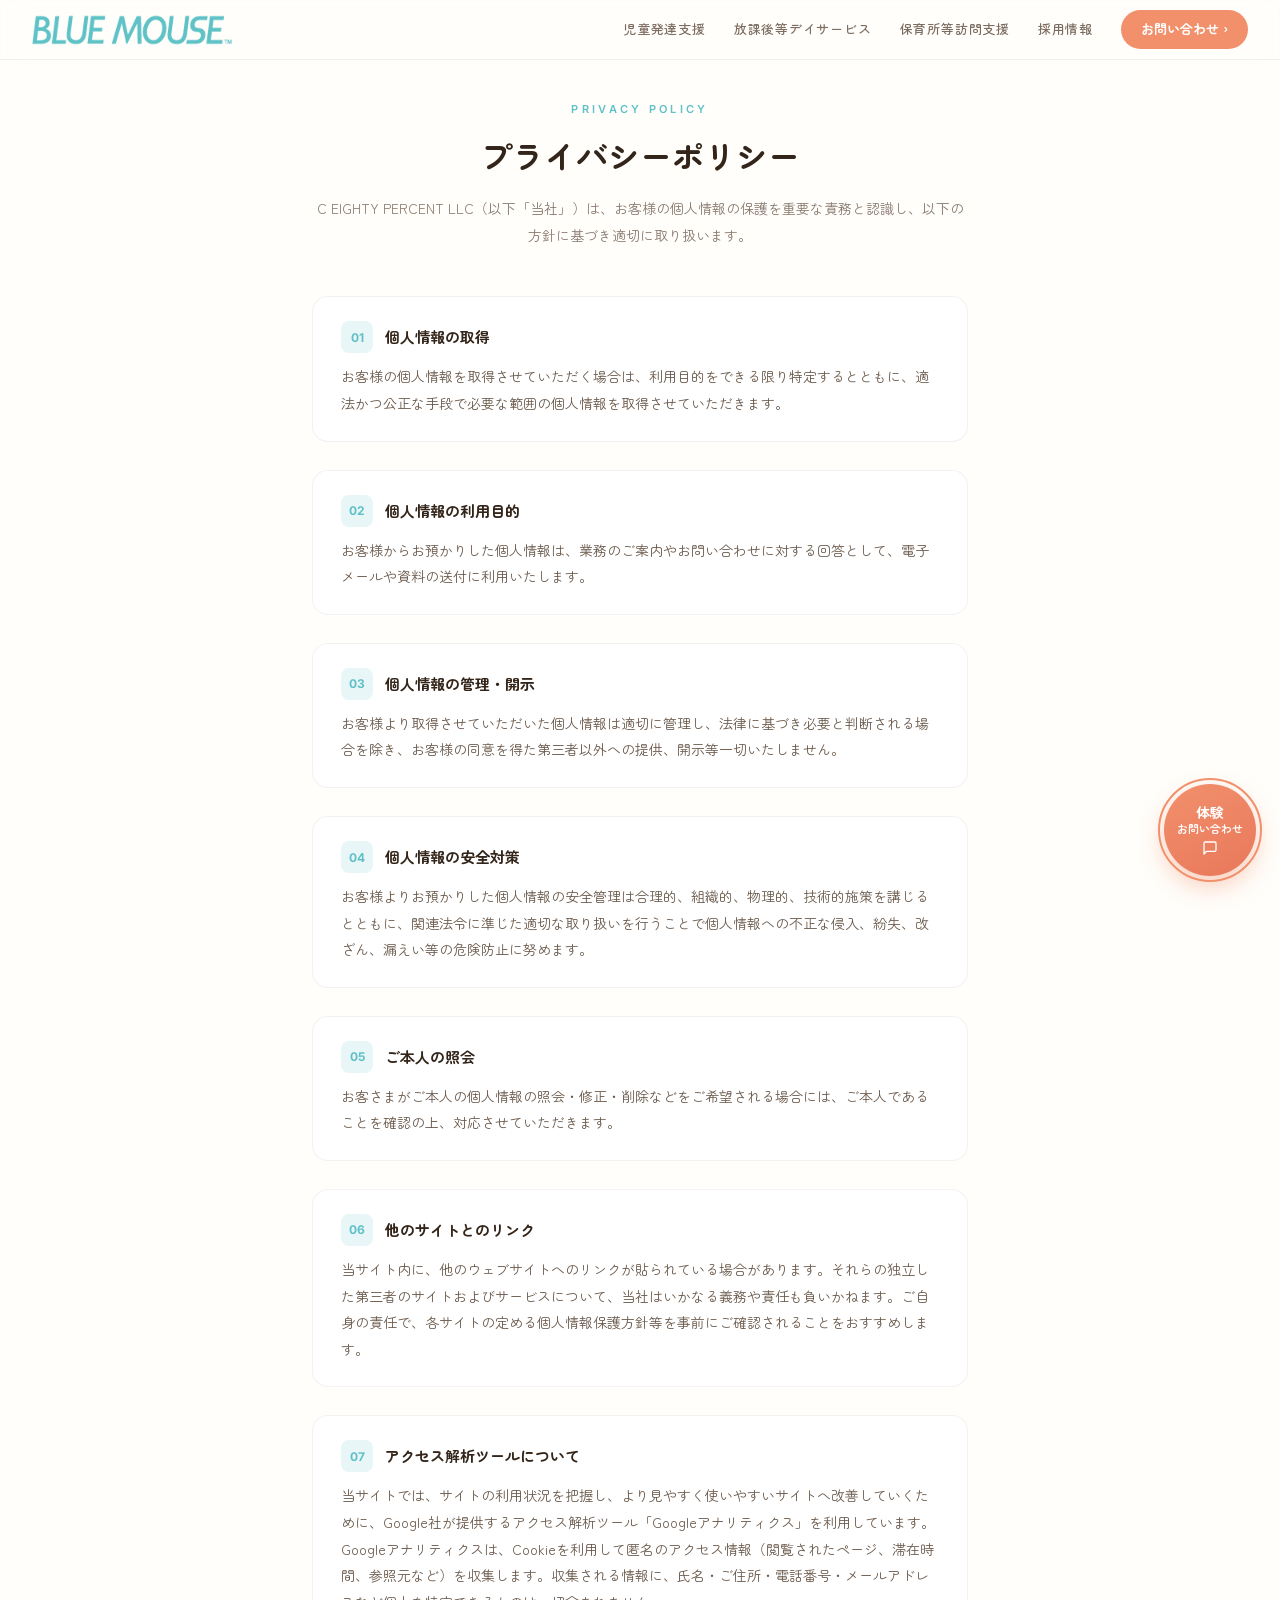
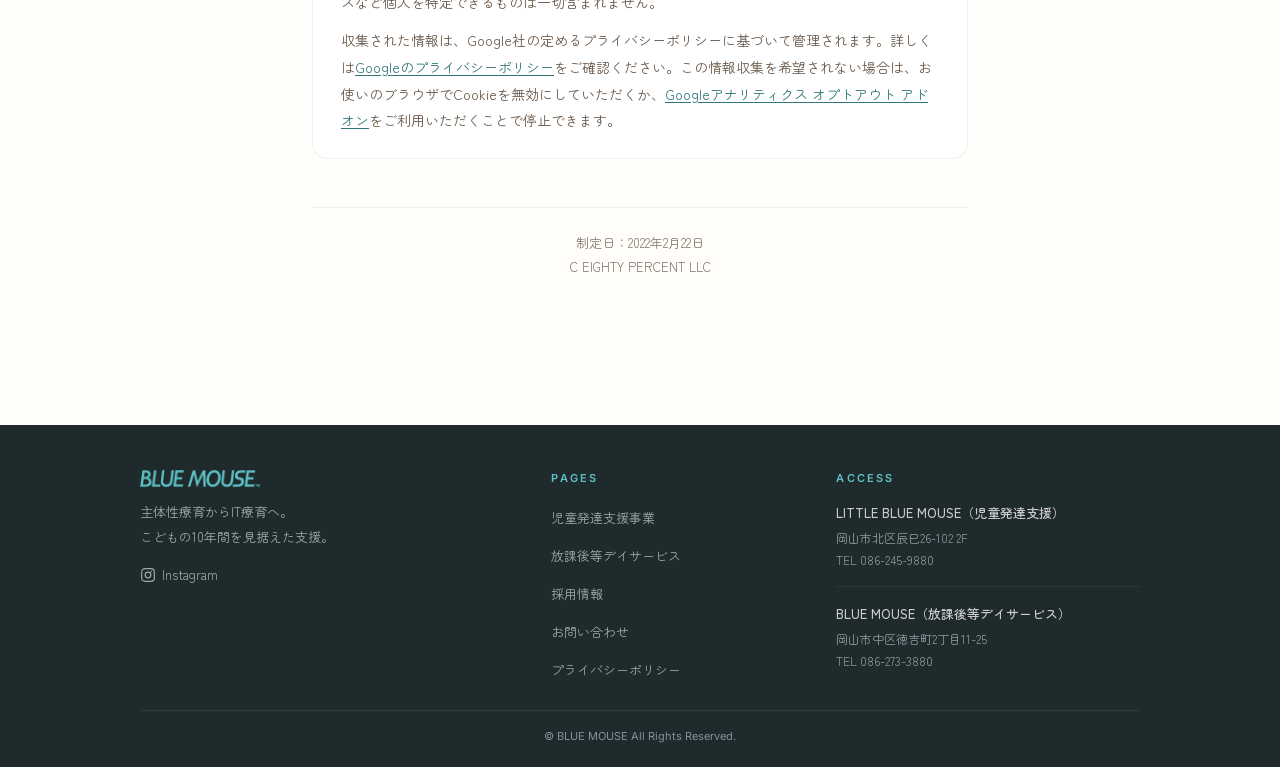
<file: privacy.html>
<!doctype html>
<html lang="ja">
<head>
  <meta charset="UTF-8" />
  <meta name="google-site-verification" content="v8oe11gaPJCJ67cUPVZUYkLduPgeNwZ7hpXEpOwQskY" />
  <meta name="viewport" content="width=device-width, initial-scale=1.0" />

  <!-- Google tag (gtag.js) — GA4 プロパティ bluemouse.blue / 所有:584@bluemouse.blue -->
  <script async src="https://www.googletagmanager.com/gtag/js?id=G-3GLCNC8RL4"></script>
  <script>
    window.dataLayer = window.dataLayer || [];
    function gtag(){dataLayer.push(arguments);}
    // 本番ドメイン以外（localhost・GitHub Pages既定ドメイン・検証環境）からは計測しない。
    // 動作確認のたびにテスト送信が本番データへ混ざるのを防ぐ。
    // サブドメインも許可しているので、将来 www を使い始めても計測は止まらない
    if (!/(^|\.)bluemouse\.blue$/.test(location.hostname)) {
      window['ga-disable-G-3GLCNC8RL4'] = true;
    }
    // スタッフ端末の除外：一度 ?noga=1 付きでアクセスすると、その端末は以後カウントしない。
    // 事業所のIPフィルタだけでは、スタッフがスマホ回線で見た分が数字に混ざるため併用する。
    // 解除は ?noga=0。localStorageが使えない環境では素通りする（計測は通常どおり）
    try {
      var q = location.search;
      if (q.indexOf('noga=1') !== -1) localStorage.setItem('bm_noga', '1');
      if (q.indexOf('noga=0') !== -1) localStorage.removeItem('bm_noga');
      if (localStorage.getItem('bm_noga') === '1') window['ga-disable-G-3GLCNC8RL4'] = true;
    } catch (e) {}
    gtag('js', new Date());
    gtag('config', 'G-3GLCNC8RL4');

    // 広告の流入元を、ページ移動をまたいで保持する。
    // 広告は child.html に着地し、送信は contact.html で行われるため、
    // URLのパラメータだけでは送信時に失われてしまう。
    // 保存するのは広告の識別名のみ。個人情報は含まない。
    try {
      var bmq = new URLSearchParams(location.search);
      if (bmq.get('utm_source')) {
        sessionStorage.setItem('bm_utm', JSON.stringify({
          source: bmq.get('utm_source') || '',
          medium: bmq.get('utm_medium') || '',
          campaign: bmq.get('utm_campaign') || '',
          content: bmq.get('utm_content') || ''
        }));
      }
    } catch (e) {}

    // 電話クリックの計測。tel:リンクはサイト全体で31箇所あるため、個別のonclickではなく
    // documentへの委譲1つで受ける（リンクを追加しても改修が要らない）
    document.addEventListener('click', function (e) {
      var t = e.target;
      if (!t || typeof t.closest !== 'function') return;
      var a = t.closest('a[href^="tel:"]');
      if (!a || typeof gtag !== 'function') return;
      gtag('event', 'tel_click', {
        phone_number: a.getAttribute('href').replace('tel:', ''),
        page_location: location.href,
        page_title: document.title
      });
    });
  </script>
  <meta name="description" content="BLUE MOUSE（C EIGHTY PERCENT LLC）のプライバシーポリシー。個人情報の取得・利用目的・管理について。" />
  <meta name="theme-color" content="#FFFEFB" />
  <title>プライバシーポリシー｜BLUE MOUSE</title>
  <link rel="canonical" href="https://bluemouse.blue/privacy.html" />
  <meta property="og:type" content="website" />
  <meta property="og:url" content="https://bluemouse.blue/privacy.html" />
  <meta property="og:title" content="プライバシーポリシー｜BLUE MOUSE" />
  <meta property="og:description" content="BLUE MOUSE（C EIGHTY PERCENT LLC）のプライバシーポリシー。個人情報の取得・利用目的・管理について。" />
  <meta property="og:image" content="https://bluemouse.blue/logo.png" />
  <meta property="og:site_name" content="BLUE MOUSE" />
  <meta property="og:locale" content="ja_JP" />
  <meta name="twitter:card" content="summary_large_image" />
  <meta name="twitter:title" content="プライバシーポリシー｜BLUE MOUSE" />
  <meta name="twitter:description" content="BLUE MOUSE（C EIGHTY PERCENT LLC）のプライバシーポリシー。個人情報の取得・利用目的・管理について。" />
  <meta name="twitter:image" content="https://bluemouse.blue/logo.png" />
  <link rel="preconnect" href="https://fonts.googleapis.com" />
  <link rel="preconnect" href="https://fonts.gstatic.com" crossorigin />
  <link href="https://fonts.googleapis.com/css2?family=Inter:wght@400;500;600;700&family=Zen+Maru+Gothic:wght@400;500;700&display=swap" rel="stylesheet" />
  <style>
    *, *::before, *::after { box-sizing: border-box; margin: 0; padding: 0; }
    html { scroll-behavior: smooth; }
    body { font-family: "Zen Maru Gothic", sans-serif; background: #FFFEFB; color: #33251a; line-height: 1.75; -webkit-font-smoothing: antialiased; }
    a { text-decoration: none; color: inherit; }
    img { display: block; max-width: 100%; }
    :root { --coral:#f2906c; --teal:#5fc1c7; --teal-dark:#3a9095; --teal-light:#e8f6f7; --ink:#33251a; --bg:#faf8f5; }

    .header { position:fixed; top:0; left:0; right:0; z-index:100; display:flex; align-items:center; justify-content:space-between; padding:0 32px; height:60px; background: transparent; backdrop-filter:blur(12px); -webkit-backdrop-filter:blur(12px); border-bottom:1px solid rgba(0,0,0,.05); }
    .header__logo img { height:32px; width:auto; }
    .header__nav { display:flex; align-items:center; gap:28px; }
    .header__link { font-size:13px; font-weight:500; letter-spacing:.06em; color:#7d6d60; transition:color .2s; }
    .header__link:hover { color:var(--teal); }
        .header__cta { display:inline-flex; align-items:center; padding:8px 20px; background:var(--coral); color:#fff; font-size:13px; font-weight:600; border-radius:100px; transition:background .2s; cursor:pointer; }
    .header__cta:hover { background:#e87e59; }
    .header__cta-wrap { position:relative; }
    .header__cta-drop { display:none; position:absolute; top:100%; right:0; background:transparent; padding-top:10px; min-width:210px; z-index:200; flex-direction:column; gap:2px; }
    .header__cta-drop::before { content:''; position:absolute; top:10px; left:0; right:0; bottom:0; background:#fff; border-radius:14px; box-shadow:0 8px 32px rgba(0,0,0,.12); z-index:-1; }
    .header__cta-wrap:hover .header__cta-drop { display:flex; }
    .header__cta-drop a { padding:10px 14px; font-size:13px; font-weight:600; border-radius:8px; color:var(--ink); white-space:nowrap; transition:background .15s; }
    .header__cta-drop a:nth-child(1):hover { background:#e8f0ee; color:#3a6b5e; }
    .header__cta-drop a:nth-child(2):hover { background:#fef9e7; color:#6b4f08; }
    .header__cta-drop a:nth-child(3):hover { background:#e8f6f7; color:#2f767a; }
    /* 4つ目＝保育所等訪問支援。--yellow を持たないページがあるので直値で指定する */
    .header__cta-drop a:nth-child(4):hover { background:#f2ebe0; color:#8a6408; }
    .header__burger { display:none; flex-direction:column; gap:5px; background:none; border:none; cursor:pointer; padding:8px; }
    .header__burger span { display:block; width:20px; height:1.5px; background:var(--ink); border-radius:2px; transition:transform .3s, opacity .3s; }
    .header__burger.is-open span:nth-child(1) { transform:translateY(6.5px) rotate(45deg); }
    .header__burger.is-open span:nth-child(2) { opacity:0; }
    .header__burger.is-open span:nth-child(3) { transform:translateY(-6.5px) rotate(-45deg); }
    .mobile-nav { display:flex; position:fixed; top:60px; left:0; right:0; bottom:0; background:rgba(255,254,251,.98); backdrop-filter:blur(16px); z-index:200; flex-direction:column; align-items:center; justify-content:center; gap:24px; opacity:0; visibility:hidden; transform:translateY(-8px); pointer-events:none; transition:opacity .4s ease, transform .4s ease, visibility 0s linear .4s; }
    .mobile-nav.is-open { opacity:1; visibility:visible; transform:translateY(0); pointer-events:auto; transition:opacity .4s ease, transform .4s ease, visibility 0s linear 0s; }
    .mobile-nav a { font-size:17px; color:#8a7a6e; letter-spacing:.08em; }
    /* 期間限定の相談会LP。イエロー＝情報ラベル（コーラルはお問い合わせ＝行動色なので使わない）。
       放デイ・プライバシーのページには --yellow を持たせていないため、ここは直値で指定する */
    .mobile-nav a.mn-link--campaign { position:relative; display:inline-flex; align-items:center; color:#33251a; font-weight:600; }
    /* バッジは絶対配置で流れから外す。インラインだとバッジ幅ぶんラベルが右へ38.6pxずれ、
       他のメニュー項目（中心187.5px）と縦のラインが揃わないため */
    .mobile-nav a.mn-link--campaign .mn-badge {
      position:absolute; right:100%; margin-right:9px; top:50%; transform:translateY(-50%); }
    .mn-badge { font-size:10.5px; font-weight:700; letter-spacing:.06em; line-height:1.5;
      color:#6b4f08; background:#f5d24a; padding:3px 9px; border-radius:100px; white-space:nowrap; }
    .mn-accordion { width: 100%; text-align: center; }
    .mn-accordion__toggle { background: none; border: none; cursor: pointer; font-family: inherit; font-size: 17px; color: #8a7a6e; letter-spacing: .08em; display: inline-flex; align-items: center; gap: 8px; padding: 0; }
    .mn-accordion__toggle:hover { color: var(--teal); }
    .mn-caret { font-size: 10px; display: inline-block; transition: transform .25s ease; }
    .mn-accordion.is-open .mn-caret { transform: rotate(90deg); }
    .mn-accordion__panel { max-height: 0; overflow: hidden; transition: max-height .3s ease; display: flex; flex-direction: column; gap: 14px; align-items: center; }
    .mn-accordion.is-open .mn-accordion__panel { max-height: 160px; margin-top: 14px; }
    .mobile-nav a.mn-sublink { font-size: 14px; color: #a89583; }
    .mn-insta { display: inline-flex; align-items: center; justify-content: center; width: 44px; height: 44px; border: 1.5px solid rgba(0,0,0,.15); border-radius: 12px; color: var(--ink); margin-top: 8px; }
    .mn-insta:hover { border-color: var(--teal); color: var(--teal); }

    .pp-page { max-width:720px; margin:0 auto; padding:100px 32px 80px; }
    .pp-header { text-align:center; margin-bottom:48px; }
    .pp-tag { font-family:"Inter",sans-serif; font-size:11px; font-weight:600; letter-spacing:.3em; text-transform:uppercase; color:var(--teal); margin-bottom:8px; }
    .pp-title { font-size:clamp(1.5rem,3vw,2rem); font-weight:700; color:var(--ink); margin-bottom:12px; }
    .pp-lead { font-size:14px; color:#8a7a6e; line-height:1.9; }

    .pp-sections { display:flex; flex-direction:column; gap:28px; margin-bottom:48px; }
    .pp-section { background:#fff; border:1px solid rgba(0,0,0,.05); border-radius:16px; padding:24px 28px; }
    .pp-section__head { display:flex; align-items:center; gap:12px; margin-bottom:10px; }
    .pp-section__num { width:32px; height:32px; border-radius:8px; background:var(--teal-light); color:var(--teal); font-family:"Inter",sans-serif; font-size:12px; font-weight:700; display:flex; align-items:center; justify-content:center; flex-shrink:0; }
    .pp-section__title { font-size:15px; font-weight:700; color:var(--ink); }
    .pp-section__body { font-size:14px; color:#6b5a4c; line-height:1.9; }
    /* 2段落目以降は段落間を空ける（1段落だけの項目には影響しない） */
    .pp-section__body--next { margin-top:12px; }
    /* 本文中の外部リンク。コーラルはCTA専用なので、本文リンクはティールに下線。
       --teal-dark(#3a9095)は白地で3.75:1しかなくAA(4.5:1)に届かないため、
       本文サイズのリンク専用にもう一段濃いティールを使う（白地で5.25:1） */
    .pp-section__body a { color:#317679; text-decoration:underline; text-underline-offset:2px; }

    .pp-footer-info { text-align:center; padding:24px 0; border-top:1px solid rgba(0,0,0,.06); }
    .pp-footer-info p { font-size:13px; color:#8a7a6e; margin-bottom:2px; }

    .footer { background: #1e2a2c; color: #aaa; padding: 44px 32px 20px; margin-top: 40px; }
    .footer__inner { max-width: 1000px; margin: 0 auto; display: grid; grid-template-columns: 1.5fr 1fr 1.2fr; gap: 32px; padding-bottom: 28px; border-bottom: 1px solid rgba(255,255,255,.08); }
    .footer__logo img { width: 120px; margin-bottom: 12px; }
    .footer__tagline { font-size: 13px; color: #9ba7a9; line-height: 1.9; }
    .footer__insta { display: inline-flex; align-items: center; gap: 6px; margin-top: 14px; font-size: 13px; color: #9ba7a9; transition: color .2s; }
    .footer__insta:hover { color: var(--teal); }
    .footer__col-title { font-family: "Inter", sans-serif; font-size: 11px; letter-spacing: .2em; text-transform: uppercase; color: var(--teal); margin-bottom: 14px; font-weight: 600; }
    .footer__nav { list-style: none; display: flex; flex-direction: column; gap: 10px; }
    .footer__nav a { font-size: 13px; color: #9ba7a9; transition: color .15s; }
    .footer__nav a:hover { color: var(--teal); }
    .footer__fac-name { font-size: 13px; font-weight: 500; color: #ccc; margin-bottom: 2px; }
    .footer__fac-info { font-size: 12px; color: #8d9c9e; line-height: 1.8; }
    /* 番号をタップ領域44pxぶんのinline-blockにしつつ、同量の負のマージンで引き戻す。
       こうすると当たり判定だけが広がり、フッターの行間・高さは1pxも動かない。
       周囲に他のリンクがないので、はみ出した判定が競合することもない */
    .footer__fac-info a { display:inline-block; padding:12px 8px; margin:-12px -8px; }
    .footer__fac + .footer__fac { margin-top: 16px; padding-top: 16px; border-top: 1px solid rgba(255,255,255,.06); }
    .footer__bottom { max-width: 1000px; margin: 0 auto; text-align: center; padding-top: 16px; font-family: "Inter", sans-serif; font-size: 11px; color: #809396; }

    @media (max-width:780px) {
      .header { padding:0 16px; height:56px; }
      .header__nav { display:none; }
      .header__burger { display:flex; }
      .mobile-nav { top:56px; }
      .pp-page { padding:84px 16px 60px; }
      .pp-section { padding:20px 20px; }
      .footer { padding: 32px 16px 16px; }
      .footer__inner { grid-template-columns: 1fr; gap: 20px; }
    }

    /* ===== PC専用の調整。781px以上でのみ適用され、スマホ表示には一切影響しない ===== */
    @media (min-width: 781px) {
      /* ヘッダーのナビは何文字でも折り返させない */
      .header__link, .header__cta { white-space: nowrap; }
    }
    @media (min-width: 781px) and (max-width: 1024px) {
      /* 狭いPC・タブレット横ではヘッダーの間隔を詰めて1行を保証する */
      .header { padding: 0 20px; }
      .header__nav { gap: 18px; }
    }
  </style>
<script type="application/ld+json">
{"@context":"https://schema.org","@type":"BreadcrumbList","itemListElement":[
  {"@type":"ListItem","position":1,"name":"ホーム","item":"https://bluemouse.blue/"},
  {"@type":"ListItem","position":2,"name":"プライバシーポリシー","item":"https://bluemouse.blue/privacy.html"}
]}
</script>
</head>
<body>

<!-- ===== Loading ===== -->
<style>
  .bm-loading, .bm-loading body { overflow: hidden; }
  .bm-loader {
    position: fixed; inset: 0; z-index: 9999;
    display: flex; align-items: center; justify-content: center;
    background: #FFFEFB;
    transition: opacity .8s cubic-bezier(.22,1,.36,1), visibility .8s;
  }
  .bm-loader.is-done { opacity: 0; visibility: hidden; }
  .bm-loader__inner { display: flex; flex-direction: column; align-items: center; gap: 20px; }
  .bm-loader__logo {
    width: min(220px, 54vw); height: auto;
    opacity: 0; transform: translateY(8px) scale(.97); filter: blur(7px);
    animation: bmLogoIn 1.15s cubic-bezier(.22,1,.36,1) .08s forwards;
  }
  .bm-loader__rule {
    position: relative; width: min(220px, 54vw); height: 1px;
    background: rgba(51,37,26,.09); overflow: hidden;
  }
  .bm-loader__rule::after {
    content: ''; position: absolute; inset: 0;
    background: linear-gradient(90deg, #f5d24a 0%, #f2906c 50%, #5fc1c7 100%);
    transform: scaleX(0); transform-origin: left center;
    animation: bmRuleIn 1.25s cubic-bezier(.65,0,.35,1) .3s forwards;
  }
  @keyframes bmLogoIn { to { opacity: 1; transform: none; filter: blur(0); } }
  @keyframes bmRuleIn { to { transform: scaleX(1); } }
  @media (prefers-reduced-motion: reduce) {
    .bm-loader__logo, .bm-loader__rule::after { animation: none; opacity: 1; transform: none; filter: none; }
  }
</style>
<div class="bm-loader" id="bmLoader" aria-hidden="true">
  <div class="bm-loader__inner">
    <img src="./logo.png" alt="" class="bm-loader__logo" />
    <span class="bm-loader__rule"></span>
  </div>
</div>
<script>
(function () {
  var el = document.getElementById('bmLoader');
  if (!el) return;
  var root = document.documentElement;
  var reduce = window.matchMedia && window.matchMedia('(prefers-reduced-motion: reduce)').matches;

  // サイト内リンクでの遷移・ブラウザの戻る/進むでは出さない。
  // 直接訪問・外部からの流入・リロードなど「読み込み」のときは初回に限らず毎回出す。
  var navType = '';
  try {
    var navEntry = performance.getEntriesByType && performance.getEntriesByType('navigation')[0];
    if (navEntry) navType = navEntry.type;
  } catch (e) {}
  var fromSameSite = false;
  try {
    fromSameSite = !!document.referrer && new URL(document.referrer).origin === location.origin;
  } catch (e) {}
  var isInternalNav = (fromSameSite && navType !== 'reload') || navType === 'back_forward';

  if (reduce || isInternalNav) {
    if (el.parentNode) el.parentNode.removeChild(el);
    return;
  }
  root.classList.add('bm-loading');

  var removed = false;
  function done() {
    if (removed) return;
    removed = true;
    el.classList.add('is-done');
    root.classList.remove('bm-loading');
    setTimeout(function () { if (el.parentNode) el.parentNode.removeChild(el); }, 900);
  }
  var start = Date.now(), MIN = 1500;
  function finish() { setTimeout(done, Math.max(0, MIN - (Date.now() - start))); }
  if (document.readyState === 'complete') finish();
  else window.addEventListener('load', finish);
  setTimeout(done, 4500); // 画像等が失敗しても必ず解除する保険
})();
</script>

<header class="header">
  <a href="/" class="header__logo"><img src="./logo.png" alt="BLUE MOUSE" /></a>
  <nav class="header__nav">
    <a href="./child.html" class="header__link">児童発達支援</a>
    <a href="./afterschool.html" class="header__link">放課後等デイサービス</a>
    <a href="./visit.html" class="header__link">保育所等訪問支援</a>
    <a href="./recruit.html" class="header__link">採用情報</a>
        <div class="header__cta-wrap">
      <span class="header__cta">お問い合わせ ›</span>
      <div class="header__cta-drop">
        <a href="./contact.html">お問い合わせ</a>
        <a href="./contact.html?type=child">児童発達支援 体験</a>
        <a href="./contact.html?type=afterschool">放課後等デイサービス 体験</a>
        <a href="./contact.html?type=visit">保育所等訪問支援 相談</a>
      </div>
    </div>
  </nav>
  <button class="header__burger" id="burger" aria-label="メニュー"><span></span><span></span><span></span></button>
</header>
<nav class="mobile-nav" id="mobile-nav">
  <a href="/" class="mn-link">Front</a>
  <a href="./philosophy.html" class="mn-link">BLUE MOUSEの想い</a>
  <a href="./child.html" class="mn-link">児童発達支援</a>
  <a href="./afterschool.html" class="mn-link">放課後等デイサービス</a>
  <a href="./visit.html" class="mn-link">保育所等訪問支援</a>
  <a href="./recruit.html" class="mn-link">採用情報</a>
  <a href="./contact.html" class="mn-link" style="color:var(--coral); font-weight:600;">お問い合わせ</a>
  <a class="mn-insta" href="https://www.instagram.com/blue_mouse_okayama/" target="_blank" rel="noopener" aria-label="Instagram">
    <svg width="20" height="20" viewBox="0 0 24 24" fill="none" stroke="currentColor" stroke-width="1.8"><rect x="2.5" y="2.5" width="19" height="19" rx="5"/><circle cx="12" cy="12" r="4.2"/><circle cx="17.3" cy="6.7" r="1.1" fill="currentColor" stroke="none"/></svg>
  </a>
</nav>

<div class="pp-page">

  <div class="pp-header">
    <p class="pp-tag">Privacy Policy</p>
    <h1 class="pp-title">プライバシーポリシー</h1>
    <p class="pp-lead">C EIGHTY PERCENT LLC（以下「当社」）は、お客様の個人情報の保護を重要な責務と認識し、以下の方針に基づき適切に取り扱います。</p>
  </div>

  <div class="pp-sections">
    <div class="pp-section">
      <div class="pp-section__head">
        <span class="pp-section__num">01</span>
        <h2 class="pp-section__title">個人情報の取得</h2>
      </div>
      <p class="pp-section__body">お客様の個人情報を取得させていただく場合は、利用目的をできる限り特定するとともに、適法かつ公正な手段で必要な範囲の個人情報を取得させていただきます。</p>
    </div>
    <div class="pp-section">
      <div class="pp-section__head">
        <span class="pp-section__num">02</span>
        <h2 class="pp-section__title">個人情報の利用目的</h2>
      </div>
      <p class="pp-section__body">お客様からお預かりした個人情報は、業務のご案内やお問い合わせに対する回答として、電子メールや資料の送付に利用いたします。</p>
    </div>
    <div class="pp-section">
      <div class="pp-section__head">
        <span class="pp-section__num">03</span>
        <h2 class="pp-section__title">個人情報の管理・開示</h2>
      </div>
      <p class="pp-section__body">お客様より取得させていただいた個人情報は適切に管理し、法律に基づき必要と判断される場合を除き、お客様の同意を得た第三者以外への提供、開示等一切いたしません。</p>
    </div>
    <div class="pp-section">
      <div class="pp-section__head">
        <span class="pp-section__num">04</span>
        <h2 class="pp-section__title">個人情報の安全対策</h2>
      </div>
      <p class="pp-section__body">お客様よりお預かりした個人情報の安全管理は合理的、組織的、物理的、技術的施策を講じるとともに、関連法令に準じた適切な取り扱いを行うことで個人情報への不正な侵入、紛失、改ざん、漏えい等の危険防止に努めます。</p>
    </div>
    <div class="pp-section">
      <div class="pp-section__head">
        <span class="pp-section__num">05</span>
        <h2 class="pp-section__title">ご本人の照会</h2>
      </div>
      <p class="pp-section__body">お客さまがご本人の個人情報の照会・修正・削除などをご希望される場合には、ご本人であることを確認の上、対応させていただきます。</p>
    </div>
    <div class="pp-section">
      <div class="pp-section__head">
        <span class="pp-section__num">06</span>
        <h2 class="pp-section__title">他のサイトとのリンク</h2>
      </div>
      <p class="pp-section__body">当サイト内に、他のウェブサイトへのリンクが貼られている場合があります。それらの独立した第三者のサイトおよびサービスについて、当社はいかなる義務や責任も負いかねます。ご自身の責任で、各サイトの定める個人情報保護方針等を事前にご確認されることをおすすめします。</p>
    </div>
    <div class="pp-section">
      <div class="pp-section__head">
        <span class="pp-section__num">07</span>
        <h2 class="pp-section__title">アクセス解析ツールについて</h2>
      </div>
      <p class="pp-section__body">当サイトでは、サイトの利用状況を把握し、より見やすく使いやすいサイトへ改善していくために、Google社が提供するアクセス解析ツール「Googleアナリティクス」を利用しています。Googleアナリティクスは、Cookieを利用して匿名のアクセス情報（閲覧されたページ、滞在時間、参照元など）を収集します。収集される情報に、氏名・ご住所・電話番号・メールアドレスなど個人を特定できるものは一切含まれません。</p>
      <p class="pp-section__body pp-section__body--next">収集された情報は、Google社の定めるプライバシーポリシーに基づいて管理されます。詳しくは<a href="https://policies.google.com/privacy?hl=ja" target="_blank" rel="noopener">Googleのプライバシーポリシー</a>をご確認ください。この情報収集を希望されない場合は、お使いのブラウザでCookieを無効にしていただくか、<a href="https://tools.google.com/dlpage/gaoptout?hl=ja" target="_blank" rel="noopener">Googleアナリティクス オプトアウト アドオン</a>をご利用いただくことで停止できます。</p>
    </div>
  </div>

  <div class="pp-footer-info">
    <p>制定日：2022年2月22日</p>
    <p>C EIGHTY PERCENT LLC</p>
  </div>

</div>

<footer class="footer">
  <div class="footer__inner">
    <div>
      <a href="/" class="footer__logo"><img src="./logo.png" alt="BLUE MOUSE" /></a>
      <p class="footer__tagline">主体性療育からIT療育へ。<br>こどもの10年間を見据えた支援。</p>
      <a class="footer__insta" href="https://www.instagram.com/blue_mouse_okayama/" target="_blank" rel="noopener">
        <svg width="16" height="16" viewBox="0 0 24 24" fill="none" stroke="currentColor" stroke-width="1.8"><rect x="2.5" y="2.5" width="19" height="19" rx="5"/><circle cx="12" cy="12" r="4.2"/><circle cx="17.3" cy="6.7" r="1.1" fill="currentColor" stroke="none"/></svg>
        Instagram
      </a>
    </div>
    <div>
      <p class="footer__col-title">Pages</p>
      <ul class="footer__nav">
        <li><a href="./child.html">児童発達支援事業</a></li>
        <li><a href="./afterschool.html">放課後等デイサービス</a></li>
        <li><a href="./recruit.html">採用情報</a></li>
        <li><a href="./contact.html">お問い合わせ</a></li>
        <li><a href="./privacy.html">プライバシーポリシー</a></li>
      </ul>
    </div>
    <div>
      <p class="footer__col-title">Access</p>
      <div class="footer__fac">
        <p class="footer__fac-name">LITTLE BLUE MOUSE（児童発達支援）</p>
        <p class="footer__fac-info">岡山市北区辰巳26-102 2F<br>TEL <a href="tel:0862459880">086-245-9880</a></p>
      </div>
      <div class="footer__fac">
        <p class="footer__fac-name">BLUE MOUSE（放課後等デイサービス）</p>
        <p class="footer__fac-info">岡山市中区徳吉町2丁目11-25<br>TEL <a href="tel:0862733880">086-273-3880</a></p>
      </div>
    </div>
  </div>
  <p class="footer__bottom">© BLUE MOUSE All Rights Reserved.</p>
</footer>

<script>
(function () {
  var burger = document.getElementById('burger');
  var mobileNav = document.getElementById('mobile-nav');
  burger.addEventListener('click', function () { burger.classList.toggle('is-open'); mobileNav.classList.toggle('is-open'); });
  document.querySelectorAll('.mn-link').forEach(function (a) { a.addEventListener('click', function () { burger.classList.remove('is-open'); mobileNav.classList.remove('is-open'); }); });
  document.querySelectorAll('.mn-accordion__toggle').forEach(function (btn) { btn.addEventListener('click', function () { btn.closest('.mn-accordion').classList.toggle('is-open'); }); });
})();
</script>
<style>
  @keyframes ctaPulse {
    0%   { transform: scale(.92); opacity: .55; }
    100% { transform: scale(1.28); opacity: 0; }
  }
  .floating-cta {
    position: fixed;
    bottom: 24px;
    right: 24px;
    z-index: 150;
    display: flex;
    flex-direction: column;
    align-items: center;
    justify-content: center;
    gap: 2px;
    width: 92px;
    height: 92px;
    border-radius: 50%;
    background: linear-gradient(155deg, var(--coral), #e8785a);
    color: #fff;
    font-family: "Zen Maru Gothic", "Zen Kaku Gothic New", sans-serif;
    text-align: center;
    text-decoration: none;
    box-shadow: 0 10px 26px rgba(242,144,108,.45);
    transition: transform .25s cubic-bezier(.34,1.56,.64,1), box-shadow .25s;
  }
  .floating-cta::before {
    content: '';
    position: absolute;
    inset: -6px;
    border-radius: 50%;
    border: 2px solid var(--coral);
    animation: ctaPulse 2.4s ease-out infinite;
    pointer-events: none;
  }
  .floating-cta__icon {
    width: 16px; height: 16px;
    margin-top: 3px;
  }
  .floating-cta__main { font-size: 14px; font-weight: 700; letter-spacing: .03em; line-height: 1.15; }
  .floating-cta__sub { font-size: 11px; font-weight: 600; letter-spacing: .01em; opacity: .95; line-height: 1.2; }
  .floating-cta:hover { transform: translateY(-4px) scale(1.06); box-shadow: 0 14px 34px rgba(242,144,108,.55); }
  @media (max-width: 780px) {
    .floating-cta { bottom: 16px; right: 16px; width: 78px; height: 78px; }
    .floating-cta__icon { width: 13px; height: 13px; }
    .floating-cta__main { font-size: 12px; }
    .floating-cta__sub { font-size: 9.5px; }
  }
</style>
<a href="./contact.html" class="floating-cta">
  <span class="floating-cta__main">体験</span>
  <span class="floating-cta__sub">お問い合わせ</span>
  <svg class="floating-cta__icon" viewBox="0 0 24 24" fill="none" stroke="currentColor" stroke-width="2" stroke-linecap="round" stroke-linejoin="round"><path d="M21 15a2 2 0 0 1-2 2H7l-4 4V5a2 2 0 0 1 2-2h14a2 2 0 0 1 2 2z"/></svg>
</a>
</body>
</html>
</file>
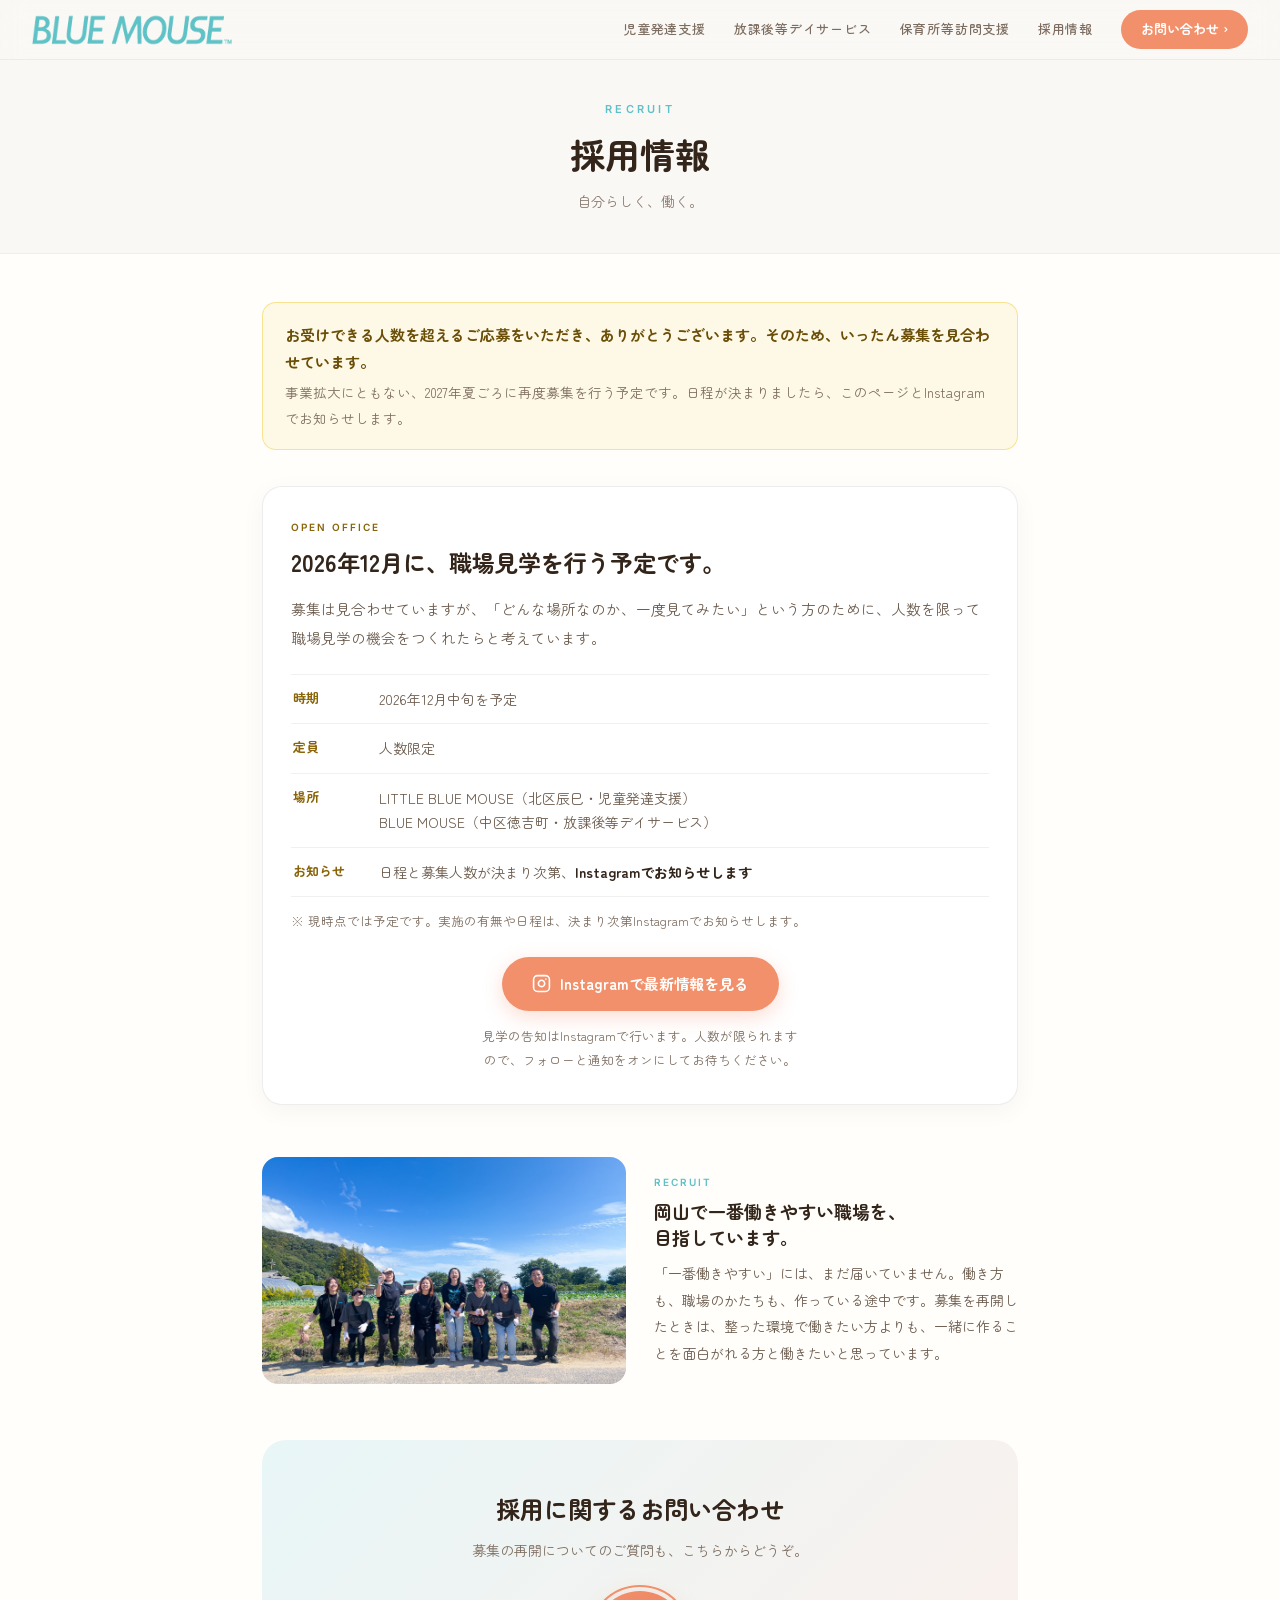
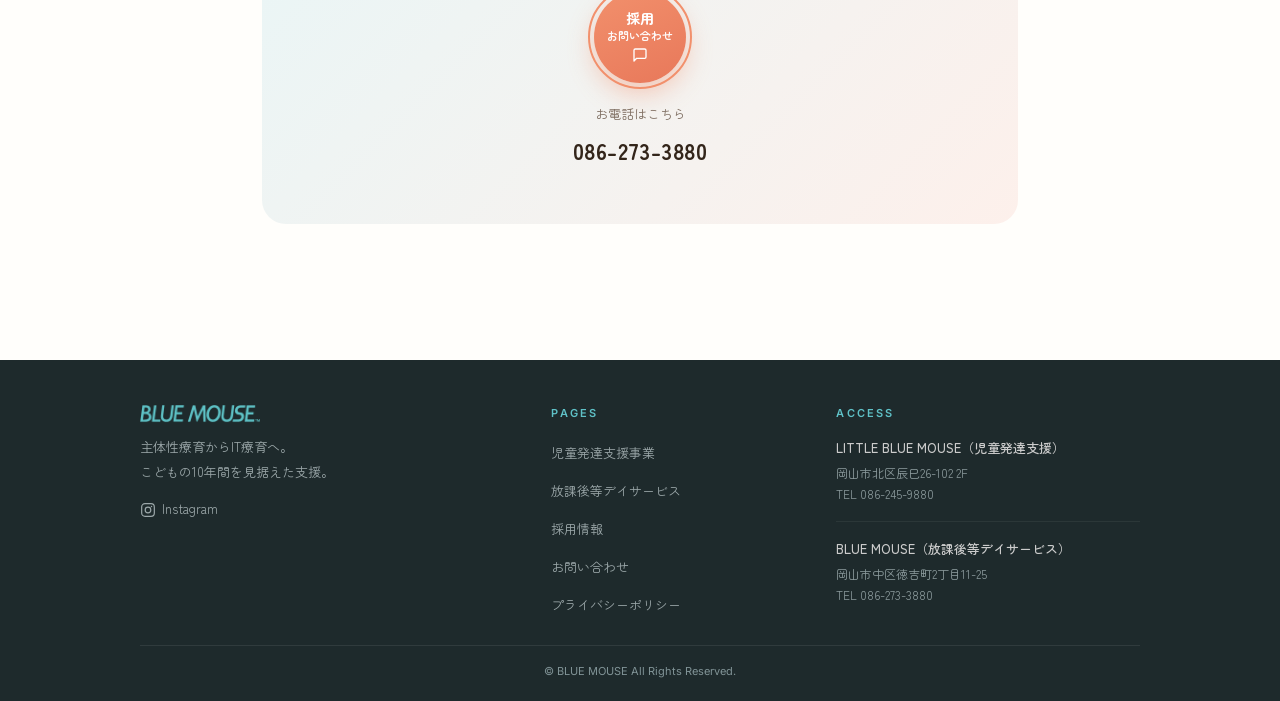
<file: recruit.html>
<!doctype html>
<html lang="ja">
<head>
  <meta charset="UTF-8" />
  <meta name="google-site-verification" content="v8oe11gaPJCJ67cUPVZUYkLduPgeNwZ7hpXEpOwQskY" />
  <meta name="viewport" content="width=device-width, initial-scale=1.0" />

  <!-- Google tag (gtag.js) — GA4 プロパティ bluemouse.blue / 所有:584@bluemouse.blue -->
  <script async src="https://www.googletagmanager.com/gtag/js?id=G-3GLCNC8RL4"></script>
  <script>
    window.dataLayer = window.dataLayer || [];
    function gtag(){dataLayer.push(arguments);}
    // 本番ドメイン以外（localhost・GitHub Pages既定ドメイン・検証環境）からは計測しない。
    // 動作確認のたびにテスト送信が本番データへ混ざるのを防ぐ。
    // サブドメインも許可しているので、将来 www を使い始めても計測は止まらない
    if (!/(^|\.)bluemouse\.blue$/.test(location.hostname)) {
      window['ga-disable-G-3GLCNC8RL4'] = true;
    }
    // スタッフ端末の除外：一度 ?noga=1 付きでアクセスすると、その端末は以後カウントしない。
    // 事業所のIPフィルタだけでは、スタッフがスマホ回線で見た分が数字に混ざるため併用する。
    // 解除は ?noga=0。localStorageが使えない環境では素通りする（計測は通常どおり）
    try {
      var q = location.search;
      if (q.indexOf('noga=1') !== -1) localStorage.setItem('bm_noga', '1');
      if (q.indexOf('noga=0') !== -1) localStorage.removeItem('bm_noga');
      if (localStorage.getItem('bm_noga') === '1') window['ga-disable-G-3GLCNC8RL4'] = true;
    } catch (e) {}
    gtag('js', new Date());
    gtag('config', 'G-3GLCNC8RL4');

    // 広告の流入元を、ページ移動をまたいで保持する。
    // 広告は child.html に着地し、送信は contact.html で行われるため、
    // URLのパラメータだけでは送信時に失われてしまう。
    // 保存するのは広告の識別名のみ。個人情報は含まない。
    try {
      var bmq = new URLSearchParams(location.search);
      if (bmq.get('utm_source')) {
        sessionStorage.setItem('bm_utm', JSON.stringify({
          source: bmq.get('utm_source') || '',
          medium: bmq.get('utm_medium') || '',
          campaign: bmq.get('utm_campaign') || '',
          content: bmq.get('utm_content') || ''
        }));
      }
    } catch (e) {}

    // 電話クリックの計測。tel:リンクはサイト全体で31箇所あるため、個別のonclickではなく
    // documentへの委譲1つで受ける（リンクを追加しても改修が要らない）
    document.addEventListener('click', function (e) {
      var t = e.target;
      if (!t || typeof t.closest !== 'function') return;
      var a = t.closest('a[href^="tel:"]');
      if (!a || typeof gtag !== 'function') return;
      gtag('event', 'tel_click', {
        phone_number: a.getAttribute('href').replace('tel:', ''),
        page_location: location.href,
        page_title: document.title
      });
    });

    // Instagramへの遷移の計測。職場見学の告知先をInstagramに一本化したため、
    // このボタンが押されているかどうかが分からないと、導線が効いたか判断できない。
    // キーイベントにはしない（generate_lead と tel_click の2つに絞る方針）。
    // link_position でページ内のどのリンクかを分ける（本文のボタン / フッター / メニュー）
    document.addEventListener('click', function (e) {
      var t = e.target;
      if (!t || typeof t.closest !== 'function') return;
      var a = t.closest('a[href*="instagram.com"]');
      if (!a || typeof gtag !== 'function') return;
      var pos = a.classList.contains('rc-insta__btn') ? 'recruit_visit_button'
              : a.closest('.footer') ? 'footer'
              : a.closest('.mobile-nav') ? 'mobile_nav'
              : 'other';
      gtag('event', 'instagram_click', {
        link_position: pos,
        page_location: location.href,
        page_title: document.title
      });
    });
  </script>
  <meta name="theme-color" content="#FFFEFB" />
  <title>採用情報｜岡山市の児童発達支援・放課後等デイ｜BLUE MOUSE</title>
  <meta name="description" content="お受けできる人数を超えるご応募をいただき、いったん募集を見合わせています。事業拡大にともない、2027年夏ごろに再度募集を行う予定です。2026年12月中旬に、人数を限って職場見学を行う予定です。実施の有無や日程は決まり次第Instagramでお知らせします。岡山市の児童発達支援・放課後等デイサービス BLUE MOUSE。" />
  <link rel="canonical" href="https://bluemouse.blue/recruit.html" />
  <meta property="og:type" content="website" />
  <meta property="og:url" content="https://bluemouse.blue/recruit.html" />
  <meta property="og:title" content="採用情報｜岡山市の児童発達支援・放課後等デイ｜BLUE MOUSE" />
  <meta property="og:description" content="お受けできる人数を超えるご応募をいただき、いったん募集を見合わせています。事業拡大にともない、2027年夏ごろに再度募集を行う予定です。2026年12月中旬に、人数を限って職場見学を行う予定です。実施の有無や日程は決まり次第Instagramでお知らせします。" />
  <meta property="og:image" content="https://bluemouse.blue/photos/recruit_team_stand_opt.jpg" />
  <meta property="og:site_name" content="BLUE MOUSE" />
  <meta property="og:locale" content="ja_JP" />
  <meta name="twitter:card" content="summary_large_image" />
  <meta name="twitter:title" content="児童発達支援・放課後等デイの求人｜岡山市｜BLUE MOUSE" />
  <meta name="twitter:description" content="岡山市のBLUE MOUSEでスタッフを募集しています。児童発達支援（北区辰巳）・放課後等デイサービス（中区徳吉町）。自分らしく働ける職場を目指しています。" />
  <meta name="twitter:image" content="https://bluemouse.blue/photos/recruit_team_stand_opt.jpg" />
  <link rel="preconnect" href="https://fonts.googleapis.com" />
  <link rel="preconnect" href="https://fonts.gstatic.com" crossorigin />
  <link href="https://fonts.googleapis.com/css2?family=Inter:wght@400;500;600;700&family=Zen+Kaku+Gothic+New:wght@300;400;500;700&family=Zen+Maru+Gothic:wght@400;500;700&display=swap" rel="stylesheet" />
  <style>
    *, *::before, *::after { box-sizing: border-box; margin: 0; padding: 0; }
    html { scroll-behavior: smooth; }
    body { font-family: "Zen Maru Gothic", sans-serif; background: #FFFEFB; color: #33251a; line-height: 1.75; -webkit-font-smoothing: antialiased; }
    a { text-decoration: none; color: inherit; }
    img { display: block; max-width: 100%; }
    :root { --coral:#f2906c; --coral-light:#fdf0eb; --teal:#5fc1c7; --teal-dark:#3a9095; --teal-light:#e8f6f7; --yellow:#f5d24a; --yellow-light:#fef9e7; --ink:#33251a; --green:#3a6b5e; --bg:#faf8f5; }

    /* Header */
    .header { position: fixed; top:0; left:0; right:0; z-index:100; display:flex; align-items:center; justify-content:space-between; padding:0 32px; height:60px; background: transparent; backdrop-filter:blur(12px); -webkit-backdrop-filter:blur(12px); border-bottom:1px solid rgba(0,0,0,.05); }
    .header__logo img { height:32px; width:auto; }
    .header__nav { display:flex; align-items:center; gap:28px; }
    .header__link { font-size:13px; font-weight:500; letter-spacing:.06em; color:#7d6d60; transition:color .2s; }
    .header__link:hover { color:var(--teal); }
    .header__cta { display:inline-flex; align-items:center; padding:8px 20px; background:var(--coral); color:#fff; font-size:13px; font-weight:600; border-radius:100px; transition:background .2s; cursor:pointer; }
    .header__cta:hover { background:#e87e59; }
    .header__cta-wrap { position:relative; }
    .header__cta-drop { display:none; position:absolute; top:100%; right:0; background:transparent; padding-top:10px; min-width:210px; z-index:200; flex-direction:column; gap:2px; }
    .header__cta-drop::before { content:''; position:absolute; top:10px; left:0; right:0; bottom:0; background:#fff; border-radius:14px; box-shadow:0 8px 32px rgba(0,0,0,.12); z-index:-1; }
    .header__cta-wrap:hover .header__cta-drop { display:flex; }
    .header__cta-drop a { padding:10px 14px; font-size:13px; font-weight:600; border-radius:8px; color:var(--ink); white-space:nowrap; transition:background .15s; }
    .header__cta-drop a:nth-child(1):hover { background:#e8f0ee; color:#3a6b5e; }
    .header__cta-drop a:nth-child(2):hover { background:#fef9e7; color:#6b4f08; }
    .header__cta-drop a:nth-child(3):hover { background:#e8f6f7; color:#2f767a; }
    /* 4つ目＝保育所等訪問支援。--yellow を持たないページがあるので直値で指定する */
    .header__cta-drop a:nth-child(4):hover { background:#f2ebe0; color:#8a6408; }
    .header__burger { display:none; flex-direction:column; gap:5px; background:none; border:none; cursor:pointer; padding:8px; }
    .header__burger span { display:block; width:20px; height:1.5px; background:var(--ink); border-radius:2px; transition:transform .3s, opacity .3s; }
    .header__burger.is-open span:nth-child(1) { transform:translateY(6.5px) rotate(45deg); }
    .header__burger.is-open span:nth-child(2) { opacity:0; }
    .header__burger.is-open span:nth-child(3) { transform:translateY(-6.5px) rotate(-45deg); }
    .mobile-nav { display:flex; position:fixed; top:60px; left:0; right:0; bottom:0; background:rgba(255,254,251,.98); backdrop-filter:blur(16px); z-index:200; flex-direction:column; align-items:center; justify-content:center; gap:24px; opacity:0; visibility:hidden; transform:translateY(-8px); pointer-events:none; transition:opacity .4s ease, transform .4s ease, visibility 0s linear .4s; }
    .mobile-nav.is-open { opacity:1; visibility:visible; transform:translateY(0); pointer-events:auto; transition:opacity .4s ease, transform .4s ease, visibility 0s linear 0s; }
    .mobile-nav a { font-size:17px; color:#8a7a6e; letter-spacing:.08em; }
    /* 期間限定の相談会LP。イエロー＝情報ラベル（コーラルはお問い合わせ＝行動色なので使わない）。
       放デイ・プライバシーのページには --yellow を持たせていないため、ここは直値で指定する */
    .mobile-nav a.mn-link--campaign { position:relative; display:inline-flex; align-items:center; color:#33251a; font-weight:600; }
    /* バッジは絶対配置で流れから外す。インラインだとバッジ幅ぶんラベルが右へ38.6pxずれ、
       他のメニュー項目（中心187.5px）と縦のラインが揃わないため */
    .mobile-nav a.mn-link--campaign .mn-badge {
      position:absolute; right:100%; margin-right:9px; top:50%; transform:translateY(-50%); }
    .mn-badge { font-size:10.5px; font-weight:700; letter-spacing:.06em; line-height:1.5;
      color:#6b4f08; background:#f5d24a; padding:3px 9px; border-radius:100px; white-space:nowrap; }
    .mn-accordion { width: 100%; text-align: center; }
    .mn-accordion__toggle { background: none; border: none; cursor: pointer; font-family: inherit; font-size: 17px; color: #8a7a6e; letter-spacing: .08em; display: inline-flex; align-items: center; gap: 8px; padding: 0; }
    .mn-accordion__toggle:hover { color: var(--teal); }
    .mn-caret { font-size: 10px; display: inline-block; transition: transform .25s ease; }
    .mn-accordion.is-open .mn-caret { transform: rotate(90deg); }
    .mn-accordion__panel { max-height: 0; overflow: hidden; transition: max-height .3s ease; display: flex; flex-direction: column; gap: 14px; align-items: center; }
    .mn-accordion.is-open .mn-accordion__panel { max-height: 160px; margin-top: 14px; }
    .mobile-nav a.mn-sublink { font-size: 14px; color: #a89583; }
    .mn-insta { display: inline-flex; align-items: center; justify-content: center; width: 44px; height: 44px; border: 1.5px solid rgba(0,0,0,.15); border-radius: 12px; color: var(--ink); margin-top: 8px; }
    .mn-insta:hover { border-color: var(--teal); color: var(--teal); }

    /* Page header */
    .pg-page-header { padding:100px 32px 40px; text-align:center; background:var(--bg); border-bottom:1px solid rgba(0,0,0,.04); }
    .pg-page-tag { font-family:"Inter",sans-serif; font-size:11px; font-weight:600; letter-spacing:.3em; text-transform:uppercase; color:var(--teal); margin-bottom:10px; }
    .pg-page-title { font-family:"Zen Maru Gothic",sans-serif; font-size:clamp(1.5rem,3vw,2.2rem); font-weight:700; color:var(--ink); line-height:1.4; margin-bottom:10px; }
    .pg-page-sub { font-size:14px; color:#8a7a6e; }

    /* Content */
    .pg-content { max-width:820px; margin:0 auto; padding:48px 32px 80px; }

    /* Intro */
    .pg-intro { margin-bottom:48px; }
    .pg-intro__lead { font-size:clamp(1.2rem,2.2vw,1.6rem); font-weight:700; color:var(--ink); line-height:1.5; margin-bottom:16px; }
    .pg-intro__lead em { font-style:normal; color:var(--coral); }
    .pg-intro__body { font-size:15px; color:#6b5a4c; line-height:2; }

    /* 募集状況のお知らせ。イエロー＝情報ラベル（コーラルは行動色なので使わない） */
    .rc-status { background:#fef9e7; border:1px solid rgba(245,210,74,.55); border-radius:14px;
      padding:18px 22px; margin-bottom:36px; }
    .rc-status__main { font-size:15px; font-weight:700; color:#6b4f08; line-height:1.8; }
    .rc-status__sub { font-size:13.5px; color:#7d6d60; line-height:1.9; margin-top:5px; }

    /* 職場見学の案内＝このページの主役。白いカードで status より前に出す */
    .rc-visit { background:#fff; border:1px solid rgba(0,0,0,.07); border-radius:20px;
      padding:32px 28px; margin-bottom:52px; box-shadow:0 6px 24px rgba(0,0,0,.045); }
    .rc-visit__tag { font-family:"Inter",sans-serif; font-size:10px; font-weight:600;
      letter-spacing:.2em; text-transform:uppercase; color:#8a6408; margin-bottom:8px; }
    .rc-visit__title { font-size:clamp(1.15rem,2.2vw,1.45rem); font-weight:700; color:var(--ink);
      line-height:1.5; margin-bottom:14px; }
    .rc-visit__body { font-size:14.5px; color:#6b5a4c; line-height:2; margin-bottom:22px; }
    .rc-visit__list { list-style:none; margin:0 0 26px; padding:0; border-top:1px solid rgba(0,0,0,.06); }
    .rc-visit__list li { display:flex; gap:14px; padding:12px 2px;
      border-bottom:1px solid rgba(0,0,0,.06); font-size:14px; line-height:1.75; }
    .rc-visit__k { flex:0 0 72px; font-size:13px; font-weight:700; color:#8a6408; }
    .rc-visit__v { flex:1; color:#6b5a4c; }
    .rc-visit__v strong { color:var(--ink); font-weight:700; }
    /* 実施が未確定であることの断り。list の下・Instagram ボタンの上に置く */
    .rc-visit__caution { margin:-14px 0 24px; font-size:12.5px; color:#7d6d60; line-height:1.9; }

    /* Instagram への導線。告知先がここしかないことを note で明示する */
    .rc-insta { text-align:center; }
    .rc-insta__btn { display:inline-flex; align-items:center; gap:9px; padding:14px 30px;
      background:var(--coral); color:#fff; font-size:15px; font-weight:700; border-radius:100px;
      box-shadow:0 6px 20px rgba(242,144,108,.3); transition:transform .2s, box-shadow .2s; }
    .rc-insta__btn:hover { transform:translateY(-2px); box-shadow:0 10px 28px rgba(242,144,108,.4); }
    .rc-insta__btn svg { width:19px; height:19px; flex-shrink:0; }
    /* 改行位置を <br> で固定すると、端末幅によって自然な折り返しと二重になり
       「で、」だけが1行に残る。幅は端末任せにして、行の長さを揃えるのは
       text-wrap:balance に任せる（未対応ブラウザでは通常の折り返しになるだけ） */
    .rc-insta__note { margin-top:13px; font-size:12.5px; color:#7d6d60; line-height:1.9;
      text-wrap:balance; max-width:30em; margin-inline:auto; }
    /* 402pxで浮かぶCTAがInstagramボタンに横19px重なり、右端が隠れていた。
       このページの主役はInstagramボタンなので、画面に出ている間は浮かぶCTAを引っ込める */
    .floating-cta.is-muted { opacity:0; pointer-events:none; }

    /* Feature blocks */
    .pg-features { display:flex; flex-direction:column; gap:40px; margin-bottom:56px; }
    .pg-feat { display:grid; grid-template-columns:1fr 1fr; gap:28px; align-items:center; }
    .pg-feat__img { border-radius:16px; overflow:hidden; aspect-ratio:16/10; }
    .pg-feat__img img { width:100%; height:100%; object-fit:cover; object-position:center 30%; }
    /* トップページの採用カードと同じ2枚重ね。同じ場所・同じ構図の「立っている」「跳んでいる」を
       揃えて重ねるので、全員がふわりと跳ぶように見える。
       下の1枚は常に不透明のままにして、上の1枚だけを出し入れする。
       2枚とも半透明にすると合成後の不透明度が1を下回り、背後の地色が透ける */
    .pg-feat__img--cross { position:relative; }
    .pg-feat__img--cross img { position:absolute; inset:0; }
    /* 1.1秒見せて0.65秒かけて入れ替える（周期3.5秒）。トップページと同じ速さに揃える */
    .pg-feat__img-alt { opacity:0; animation:featCross 3.5s ease-in-out infinite; }
    @keyframes featCross {
      0%, 31%  { opacity:0; }
      50%, 81% { opacity:1; }
      100%     { opacity:0; }
    }
    /* 動きを減らす設定の端末では入れ替えを止め、下の1枚だけを見せる */
    @media (prefers-reduced-motion: reduce) {
      .pg-feat__img-alt { animation:none; opacity:0; }
    }
    .pg-feat__tag { font-family:"Inter",sans-serif; font-size:10px; font-weight:600; letter-spacing:.2em; text-transform:uppercase; color:var(--teal); margin-bottom:6px; }
    .pg-feat__title { font-size:18px; font-weight:700; color:var(--ink); margin-bottom:10px; line-height:1.45; }
    .pg-feat__desc { font-size:14px; color:#6b5a4c; line-height:1.9; }

    /* CTA */
    .pg-cta { text-align:center; padding:48px 32px; background:linear-gradient(135deg, var(--teal-light) 0%, var(--coral-light) 100%); border-radius:24px; margin-bottom:56px; }
    .pg-cta__title { font-size:clamp(1.2rem,2.2vw,1.5rem); font-weight:700; color:var(--ink); margin-bottom:8px; }
    .pg-cta__sub { font-size:14px; color:#7d6d60; margin-bottom:20px;  text-wrap:balance;}
    .pg-cta__phone { margin-top:20px; font-size:13px; color:#7d6d60; }
    .pg-cta__phone strong { font-size:22px; font-weight:700; color:var(--ink); letter-spacing:.02em; }
    /* 発信リンクはインラインのままだとタップ領域が高さ18.5pxしかなく、
       WCAG 2.2 AAの最小24pxもAppleの推奨44pxも下回る。
       inline-block にして上下パディングで44pxを確保する（見た目の文字は変わらない） */
    .pg-cta__phone a { display:inline-block; padding:6px 10px; }

    /* Footer */
    .footer { background: #1e2a2c; color: #aaa; padding: 44px 32px 20px; }
    .footer__inner { max-width: 1000px; margin: 0 auto; display: grid; grid-template-columns: 1.5fr 1fr 1.2fr; gap: 32px; padding-bottom: 28px; border-bottom: 1px solid rgba(255,255,255,.08); }
    .footer__logo img { width: 120px; margin-bottom: 12px; }
    .footer__tagline { font-size: 13px; color: #9ba7a9; line-height: 1.9; }
    .footer__insta { display: inline-flex; align-items: center; gap: 6px; margin-top: 14px; font-size: 13px; color: #9ba7a9; transition: color .2s; }
    .footer__insta:hover { color: var(--teal); }
    .footer__col-title { font-family: "Inter", sans-serif; font-size: 11px; letter-spacing: .2em; text-transform: uppercase; color: var(--teal); margin-bottom: 14px; font-weight: 600; }
    .footer__nav { list-style: none; display: flex; flex-direction: column; gap: 10px; }
    .footer__nav a { font-size: 13px; color: #9ba7a9; transition: color .15s; }
    .footer__nav a:hover { color: var(--teal); }
    .footer__fac-name { font-size: 13px; font-weight: 500; color: #ccc; margin-bottom: 2px; }
    .footer__fac-info { font-size: 12px; color: #8d9c9e; line-height: 1.8; }
    /* 番号をタップ領域44pxぶんのinline-blockにしつつ、同量の負のマージンで引き戻す。
       こうすると当たり判定だけが広がり、フッターの行間・高さは1pxも動かない。
       周囲に他のリンクがないので、はみ出した判定が競合することもない */
    .footer__fac-info a { display:inline-block; padding:12px 8px; margin:-12px -8px; }
    .footer__fac + .footer__fac { margin-top: 16px; padding-top: 16px; border-top: 1px solid rgba(255,255,255,.06); }
    .footer__bottom { max-width: 1000px; margin: 0 auto; text-align: center; padding-top: 16px; font-family: "Inter", sans-serif; font-size: 11px; color: #809396; }

    /* Fade */
    .js-ready .fade-in { opacity:0; transform:translateY(24px); transition:opacity .7s ease, transform .7s cubic-bezier(.22,1,.36,1); }
    .fade-in.is-visible { opacity:1; transform:none; }

    @media (max-width:780px) {
      .header { padding:0 16px; height:56px; }
      .header__nav { display:none; }
      .header__burger { display:flex; }
      .mobile-nav { top:56px; }
      .pg-page-header { padding:80px 20px 32px; }
      .pg-content { padding:32px 20px 60px; }
      .pg-feat { grid-template-columns:1fr; }
      .rc-status { padding:16px 17px; }
      .rc-visit { padding:24px 18px; }
      .rc-visit__list li { gap:10px; font-size:13.5px; }
      .rc-visit__k { flex-basis:62px; font-size:12.5px; }
      .rc-insta__btn { padding:14px 22px; font-size:14.5px; }
      .footer { padding: 32px 16px 16px; }
      .footer__inner { grid-template-columns: 1fr; gap: 20px; }
    }
    /* 320px ではボタンのラベルが2行に折り返す。横幅いっぱいに広げて文字を一段下げる */
    @media (max-width:374px) {
      .rc-insta__btn { display:flex; width:100%; justify-content:center;
        padding:13px 14px; font-size:13px; gap:7px; }
      .rc-insta__btn svg { width:17px; height:17px; }
      .rc-insta__note { font-size:12px; }
    }

    /* ===== PC専用の調整。781px以上でのみ適用され、スマホ表示には一切影響しない ===== */
    @media (min-width: 781px) {
      /* ヘッダーのナビは何文字でも折り返させない */
      .header__link, .header__cta { white-space: nowrap; }
    }
    @media (min-width: 781px) and (max-width: 1024px) {
      /* 狭いPC・タブレット横ではヘッダーの間隔を詰めて1行を保証する */
      .header { padding: 0 20px; }
      .header__nav { gap: 18px; }
    }
  </style>
<script type="application/ld+json">
{"@context":"https://schema.org","@type":"BreadcrumbList","itemListElement":[
  {"@type":"ListItem","position":1,"name":"ホーム","item":"https://bluemouse.blue/"},
  {"@type":"ListItem","position":2,"name":"採用情報","item":"https://bluemouse.blue/recruit.html"}
]}
</script>
</head>
<body>

<!-- ===== Loading ===== -->
<style>
  .bm-loading, .bm-loading body { overflow: hidden; }
  .bm-loader {
    position: fixed; inset: 0; z-index: 9999;
    display: flex; align-items: center; justify-content: center;
    background: #FFFEFB;
    transition: opacity .8s cubic-bezier(.22,1,.36,1), visibility .8s;
  }
  .bm-loader.is-done { opacity: 0; visibility: hidden; }
  .bm-loader__inner { display: flex; flex-direction: column; align-items: center; gap: 20px; }
  .bm-loader__logo {
    width: min(220px, 54vw); height: auto;
    opacity: 0; transform: translateY(8px) scale(.97); filter: blur(7px);
    animation: bmLogoIn 1.15s cubic-bezier(.22,1,.36,1) .08s forwards;
  }
  .bm-loader__rule {
    position: relative; width: min(220px, 54vw); height: 1px;
    background: rgba(51,37,26,.09); overflow: hidden;
  }
  .bm-loader__rule::after {
    content: ''; position: absolute; inset: 0;
    background: linear-gradient(90deg, #f5d24a 0%, #f2906c 50%, #5fc1c7 100%);
    transform: scaleX(0); transform-origin: left center;
    animation: bmRuleIn 1.25s cubic-bezier(.65,0,.35,1) .3s forwards;
  }
  @keyframes bmLogoIn { to { opacity: 1; transform: none; filter: blur(0); } }
  @keyframes bmRuleIn { to { transform: scaleX(1); } }
  @media (prefers-reduced-motion: reduce) {
    .bm-loader__logo, .bm-loader__rule::after { animation: none; opacity: 1; transform: none; filter: none; }
  }
</style>
<div class="bm-loader" id="bmLoader" aria-hidden="true">
  <div class="bm-loader__inner">
    <img src="./logo.png" alt="" class="bm-loader__logo" />
    <span class="bm-loader__rule"></span>
  </div>
</div>
<script>
(function () {
  var el = document.getElementById('bmLoader');
  if (!el) return;
  var root = document.documentElement;
  var reduce = window.matchMedia && window.matchMedia('(prefers-reduced-motion: reduce)').matches;

  // サイト内リンクでの遷移・ブラウザの戻る/進むでは出さない。
  // 直接訪問・外部からの流入・リロードなど「読み込み」のときは初回に限らず毎回出す。
  var navType = '';
  try {
    var navEntry = performance.getEntriesByType && performance.getEntriesByType('navigation')[0];
    if (navEntry) navType = navEntry.type;
  } catch (e) {}
  var fromSameSite = false;
  try {
    fromSameSite = !!document.referrer && new URL(document.referrer).origin === location.origin;
  } catch (e) {}
  var isInternalNav = (fromSameSite && navType !== 'reload') || navType === 'back_forward';

  if (reduce || isInternalNav) {
    if (el.parentNode) el.parentNode.removeChild(el);
    return;
  }
  root.classList.add('bm-loading');

  var removed = false;
  function done() {
    if (removed) return;
    removed = true;
    el.classList.add('is-done');
    root.classList.remove('bm-loading');
    setTimeout(function () { if (el.parentNode) el.parentNode.removeChild(el); }, 900);
  }
  var start = Date.now(), MIN = 1500;
  function finish() { setTimeout(done, Math.max(0, MIN - (Date.now() - start))); }
  if (document.readyState === 'complete') finish();
  else window.addEventListener('load', finish);
  setTimeout(done, 4500); // 画像等が失敗しても必ず解除する保険
})();
</script>

<header class="header">
  <a href="/" class="header__logo"><img src="./logo.png" alt="BLUE MOUSE" /></a>
  <nav class="header__nav">
    <a href="./child.html" class="header__link">児童発達支援</a>
    <a href="./afterschool.html" class="header__link">放課後等デイサービス</a>
    <a href="./visit.html" class="header__link">保育所等訪問支援</a>
    <a href="./recruit.html" class="header__link">採用情報</a>
        <div class="header__cta-wrap">
      <span class="header__cta">お問い合わせ ›</span>
      <div class="header__cta-drop">
        <a href="./contact.html">お問い合わせ</a>
        <a href="./contact.html?type=child">児童発達支援 体験</a>
        <a href="./contact.html?type=afterschool">放課後等デイサービス 体験</a>
        <a href="./contact.html?type=visit">保育所等訪問支援 相談</a>
      </div>
    </div>
  </nav>
  <button class="header__burger" id="burger" aria-label="メニュー"><span></span><span></span><span></span></button>
</header>
<nav class="mobile-nav" id="mobile-nav">
  <a href="/" class="mn-link">Front</a>
  <a href="./philosophy.html" class="mn-link">BLUE MOUSEの想い</a>
  <a href="./child.html" class="mn-link">児童発達支援</a>
  <a href="./afterschool.html" class="mn-link">放課後等デイサービス</a>
  <a href="./visit.html" class="mn-link">保育所等訪問支援</a>
  <a href="./recruit.html" class="mn-link">採用情報</a>
  <a href="./contact.html" class="mn-link" style="color:var(--coral); font-weight:600;">お問い合わせ</a>
  <a class="mn-insta" href="https://www.instagram.com/blue_mouse_okayama/" target="_blank" rel="noopener" aria-label="Instagram">
    <svg width="20" height="20" viewBox="0 0 24 24" fill="none" stroke="currentColor" stroke-width="1.8"><rect x="2.5" y="2.5" width="19" height="19" rx="5"/><circle cx="12" cy="12" r="4.2"/><circle cx="17.3" cy="6.7" r="1.1" fill="currentColor" stroke="none"/></svg>
  </a>
</nav>

<!-- Page Header -->
<div class="pg-page-header">
  <p class="pg-page-tag">Recruit</p>
  <h1 class="pg-page-title">採用情報</h1>
  <p class="pg-page-sub">自分らしく、働く。</p>
</div>

<!-- Content -->
<div class="pg-content">

  <div class="rc-status fade-in">
    <p class="rc-status__main">お受けできる人数を超えるご応募をいただき、ありがとうございます。そのため、いったん募集を見合わせています。</p>
    <!-- ここに「止めている状況の説明」を足さないこと。2回続けて事実でない文を書いて消した。
         1回目「お一人おひとりと丁寧に向き合いたいと考えてのことです」＝動機の創作。
         2回目「いただいたご応募に、順にご対応しているところです」＝対応状況の推測。
         足すなら43さんが口にした事実をそのまま書く場合のみ。推測で埋めない。
         下の一文は2027-08-31を過ぎると自動で「次の募集が決まりましたら〜」に戻る（下部のJS） -->
    <p class="rc-status__sub" id="rcNextHiring">事業拡大にともない、2027年夏ごろに再度募集を行う予定です。日程が決まりましたら、このページとInstagramでお知らせします。</p>
  </div>

  <div class="rc-visit fade-in">
    <p class="rc-visit__tag">Open Office</p>
    <h2 class="rc-visit__title" id="rcVisitTitle">2026年12月に、職場見学を行う予定です。</h2>
    <!-- 下の一文（「どんな場所なのか、一度見てみたい」〜）は2026-10-09に43さん確認済み。
         内容が合っているので消さないこと。
         ただし見学の中身（何を見せるか・どう過ごすか）は依然として伺っていない。
         「こどもたちとスタッフが普段どう過ごしているかを、そのままご覧いただく」と
         私が書いて「これは違う」と指摘され削除した。このページで3回目の創作。
         中身を書くのは、43さんが口にした内容をそのまま入れる場合だけ -->
    <p class="rc-visit__body">募集は見合わせていますが、「どんな場所なのか、一度見てみたい」という方のために、人数を限って職場見学の機会をつくれたらと考えています。</p>
    <ul class="rc-visit__list">
      <li><span class="rc-visit__k">時期</span><span class="rc-visit__v" id="rcVisitWhen">2026年12月中旬を予定</span></li>
      <li><span class="rc-visit__k">定員</span><span class="rc-visit__v">人数限定</span></li>
      <li><span class="rc-visit__k">場所</span><span class="rc-visit__v">LITTLE BLUE MOUSE（北区辰巳・児童発達支援）<br>BLUE MOUSE（中区徳吉町・放課後等デイサービス）</span></li>
      <li><span class="rc-visit__k">お知らせ</span><span class="rc-visit__v">日程と募集人数が決まり次第、<strong>Instagramでお知らせします</strong></span></li>
    </ul>
    <p class="rc-visit__caution">※ 現時点では予定です。実施の有無や日程は、決まり次第Instagramでお知らせします。</p>
    <div class="rc-insta">
      <a href="https://www.instagram.com/blue_mouse_okayama/" target="_blank" rel="noopener" class="rc-insta__btn">
        <svg viewBox="0 0 24 24" fill="none" stroke="currentColor" stroke-width="2" stroke-linecap="round" stroke-linejoin="round" aria-hidden="true"><rect x="2" y="2" width="20" height="20" rx="5" ry="5"/><path d="M16 11.37A4 4 0 1 1 12.63 8 4 4 0 0 1 16 11.37z"/><line x1="17.5" y1="6.5" x2="17.51" y2="6.5"/></svg>
        Instagramで最新情報を見る
      </a>
      <p class="rc-insta__note">見学の告知はInstagramで行います。人数が限られますので、フォローと通知をオンにしてお待ちください。</p>
    </div>
  </div>

  <div class="pg-features">
    <div class="pg-feat fade-in">
      <div class="pg-feat__img pg-feat__img--cross">
        <img src="./photos/recruit_team_stand_opt.jpg" alt="畑を背にして並ぶBLUE MOUSEのスタッフ｜岡山市の児童発達支援・放課後等デイサービス求人" style="object-position:center 72%;" />
        <img src="./photos/recruit_team_jump_opt.jpg" alt="青空の下でジャンプして喜ぶBLUE MOUSEのスタッフ8名｜岡山市の児童発達支援・放課後等デイサービス求人" aria-hidden="true" class="pg-feat__img-alt" style="object-position:center 72%;" />
      </div>
      <div class="pg-feat__text">
        <p class="pg-feat__tag">Recruit</p>
        <h3 class="pg-feat__title">岡山で一番働きやすい職場を、<br>目指しています。</h3>
        <p class="pg-feat__desc">「一番働きやすい」には、まだ届いていません。働き方も、職場のかたちも、作っている途中です。募集を再開したときは、整った環境で働きたい方よりも、一緒に作ることを面白がれる方と働きたいと思っています。</p>
      </div>
    </div>
  </div>

  <div class="pg-cta fade-in">
    <h2 class="pg-cta__title">採用に関するお問い合わせ</h2>
    <p class="pg-cta__sub">募集の再開についてのご質問も、こちらからどうぞ。</p>
    <div class="cta-dock" id="ctaDock"></div>
    <p class="pg-cta__phone">お電話はこちら<br><a href="tel:0862733880"><strong>086-273-3880</strong></a></p>
  </div>

</div>

<footer class="footer">
  <div class="footer__inner">
    <div>
      <a href="/" class="footer__logo"><img src="./logo.png" alt="BLUE MOUSE" /></a>
      <p class="footer__tagline">主体性療育からIT療育へ。<br>こどもの10年間を見据えた支援。</p>
      <a class="footer__insta" href="https://www.instagram.com/blue_mouse_okayama/" target="_blank" rel="noopener">
        <svg width="16" height="16" viewBox="0 0 24 24" fill="none" stroke="currentColor" stroke-width="1.8"><rect x="2.5" y="2.5" width="19" height="19" rx="5"/><circle cx="12" cy="12" r="4.2"/><circle cx="17.3" cy="6.7" r="1.1" fill="currentColor" stroke="none"/></svg>
        Instagram
      </a>
    </div>
    <div>
      <p class="footer__col-title">Pages</p>
      <ul class="footer__nav">
        <li><a href="./child.html">児童発達支援事業</a></li>
        <li><a href="./afterschool.html">放課後等デイサービス</a></li>
        <li><a href="./recruit.html">採用情報</a></li>
        <li><a href="./contact.html">お問い合わせ</a></li>
        <li><a href="./privacy.html">プライバシーポリシー</a></li>
      </ul>
    </div>
    <div>
      <p class="footer__col-title">Access</p>
      <div class="footer__fac">
        <p class="footer__fac-name">LITTLE BLUE MOUSE（児童発達支援）</p>
        <p class="footer__fac-info">岡山市北区辰巳26-102 2F<br>TEL <a href="tel:0862459880">086-245-9880</a></p>
      </div>
      <div class="footer__fac">
        <p class="footer__fac-name">BLUE MOUSE（放課後等デイサービス）</p>
        <p class="footer__fac-info">岡山市中区徳吉町2丁目11-25<br>TEL <a href="tel:0862733880">086-273-3880</a></p>
      </div>
    </div>
  </div>
  <p class="footer__bottom">© BLUE MOUSE All Rights Reserved.</p>
</footer>

<script>
(function () {
  var burger = document.getElementById('burger');
  var mobileNav = document.getElementById('mobile-nav');
  burger.addEventListener('click', function () { burger.classList.toggle('is-open'); mobileNav.classList.toggle('is-open'); });
  document.querySelectorAll('.mn-link').forEach(function (a) { a.addEventListener('click', function () { burger.classList.remove('is-open'); mobileNav.classList.remove('is-open'); }); });
  document.querySelectorAll('.mn-accordion__toggle').forEach(function (btn) { btn.addEventListener('click', function () { btn.closest('.mn-accordion').classList.toggle('is-open'); }); });
  document.documentElement.classList.add('js-ready');

  var els = Array.prototype.slice.call(document.querySelectorAll('.fade-in'));
  function reveal(el) { el.classList.add('is-visible'); }

  // 発火線＝画面下端から22%上。要素が「読む位置」に入ってから動き出すので、
  // スクロールしてきた人の視界の中でアニメーションが起きる
  var LINE = 0.78;

  if (!('IntersectionObserver' in window)) {
    els.forEach(reveal);
  } else {
    var obs = new IntersectionObserver(function (entries) {
      entries.forEach(function (e) {
        if (e.isIntersecting) { reveal(e.target); obs.unobserve(e.target); }
      });
    }, { threshold: 0, rootMargin: '0px 0px -22% 0px' });
    els.forEach(function (el) { obs.observe(el); });

    // 保険：IOが発火しない状況（裏タブでの読み込み等）でも本文が消えたままにならないよう、
    // スクロール/リサイズで同じ判定を回す。全部出たら自分でリスナーを外す
    var ticking = false;
    function sweep() {
      var pending = 0;
      for (var i = 0; i < els.length; i++) {
        var el = els[i];
        if (el.classList.contains('is-visible')) continue;
        if (el.getBoundingClientRect().top < window.innerHeight * LINE) reveal(el);
        else pending++;
      }
      if (!pending) {
        window.removeEventListener('scroll', onScroll);
        window.removeEventListener('resize', onScroll);
      }
    }
    function onScroll() {
      if (ticking) return;
      ticking = true;
      requestAnimationFrame(function () { ticking = false; sweep(); });
    }
    window.addEventListener('scroll', onScroll, { passive: true });
    window.addEventListener('resize', onScroll);
    sweep();
  }
})();
</script>
<style>
  @keyframes ctaPulse {
    0%   { transform: scale(.92); opacity: .55; }
    100% { transform: scale(1.28); opacity: 0; }
  }
  .floating-cta {
    position: fixed;
    bottom: 24px;
    right: 24px;
    z-index: 150;
    display: flex;
    flex-direction: column;
    align-items: center;
    justify-content: center;
    gap: 2px;
    width: 92px;
    height: 92px;
    border-radius: 50%;
    background: linear-gradient(155deg, var(--coral), #e8785a);
    color: #fff;
    font-family: "Zen Maru Gothic", "Zen Kaku Gothic New", sans-serif;
    text-align: center;
    text-decoration: none;
    box-shadow: 0 10px 26px rgba(242,144,108,.45);
    transition: transform .25s cubic-bezier(.34,1.56,.64,1), box-shadow .25s, opacity .5s ease;
  }
  .cta-dock {
    display: flex;
    justify-content: center;
    align-items: center;
    min-height: 92px;
    margin: 28px 0 4px;
  }
  .floating-cta.is-docked {
    /* static にすると ::before のパルス輪の包含ブロックが祖先まで抜け、
       ページ全体を覆う巨大な楕円として描画されてしまう。
       relative なら配置は静的のまま、輪の基準はボタン自身に留まる */
    position: relative;
    bottom: auto;
    right: auto;
    margin: 0 auto;
  }
  .floating-cta::before {
    content: '';
    position: absolute;
    inset: -6px;
    border-radius: 50%;
    border: 2px solid var(--coral);
    animation: ctaPulse 2.4s ease-out infinite;
    pointer-events: none;
  }
  .floating-cta__icon {
    width: 16px; height: 16px;
    margin-top: 3px;
  }
  .floating-cta__main { font-size: 14px; font-weight: 700; letter-spacing: .03em; line-height: 1.15; }
  .floating-cta__sub { font-size: 11px; font-weight: 600; letter-spacing: .01em; opacity: .95; line-height: 1.2; }
  .floating-cta:hover { transform: translateY(-4px) scale(1.06); box-shadow: 0 14px 34px rgba(242,144,108,.55); }
  @media (max-width: 780px) {
    .floating-cta { bottom: 16px; right: 16px; width: 78px; height: 78px; }
    .floating-cta__icon { width: 13px; height: 13px; }
    .floating-cta__main { font-size: 12px; }
    .floating-cta__sub { font-size: 9.5px; }
    .cta-dock { min-height: 78px; }
  }
</style>
<a href="./contact.html?role=recruit" class="floating-cta">
  <!-- main は2〜3文字の想定（他ページは「体験」「ご相談」）。6文字入れると
       円78pxに対して文字が74pxになり、左右の余白が消える。sub 側に長い語を置く -->
  <span class="floating-cta__main">採用</span>
  <span class="floating-cta__sub">お問い合わせ</span>
  <svg class="floating-cta__icon" viewBox="0 0 24 24" fill="none" stroke="currentColor" stroke-width="2" stroke-linecap="round" stroke-linejoin="round"><path d="M21 15a2 2 0 0 1-2 2H7l-4 4V5a2 2 0 0 1 2-2h14a2 2 0 0 1 2 2z"/></svg>
</a>
<script>
(function () {
  var btn = document.querySelector('.floating-cta');
  var dock = document.getElementById('ctaDock');
  if (!btn || !dock || !window.IntersectionObserver) return;

  var anchor = document.createComment('floating-cta-anchor');
  btn.parentNode.insertBefore(anchor, btn);

  var docked = false;
  var busy = false;
  var pending = null;

  function move(intoDock) {
    if (busy) {
      pending = intoDock;
      return;
    }
    busy = true;

    var startRect = btn.getBoundingClientRect();

    if (intoDock) {
      dock.appendChild(btn);
      btn.classList.add('is-docked');
    } else {
      anchor.parentNode.insertBefore(btn, anchor);
      btn.classList.remove('is-docked');
    }

    var endRect = btn.getBoundingClientRect();
    var dx = startRect.left - endRect.left;
    var dy = startRect.top - endRect.top;

    btn.style.transition = 'none';
    btn.style.transform = 'translate(' + dx + 'px, ' + dy + 'px)';
    btn.offsetHeight; /* force reflow */

    requestAnimationFrame(function () {
      btn.style.transition = 'transform 1.3s cubic-bezier(.22,1,.36,1)';
      btn.style.transform = '';
      setTimeout(function () {
        btn.style.transition = '';
        busy = false;
        if (pending !== null) {
          var next = pending;
          pending = null;
          move(next);
        }
      }, 1320);
    });
  }

  var io = new IntersectionObserver(function (entries) {
    entries.forEach(function (entry) {
      if (entry.isIntersecting && !docked) {
        docked = true;
        move(true);
      } else if (!entry.isIntersecting && docked) {
        docked = false;
        move(false);
      }
    });
  }, { threshold: 0.5 });

  io.observe(dock);
})();

// 職場見学の予定を、日付で自動的に切り替える。
// 求人の停止が長期になる見込みで、放置されたページが「終わった予定」を
// 言い続けるのを防ぐため。43さんが何もしなくても嘘にならない状態にする。
//
// 日付を過ぎたら次の回へ、全部過ぎたら「日程未定・Instagramで告知」に落ちる。
// HTMLの初期値は1件目と同じにしてあるので、JSが動かない環境でも今は正しく出る。
// 予定を足すときは plan に1行足すだけ。until はその日いっぱい表示する意味
(function () {
  var title = document.getElementById('rcVisitTitle');
  var when = document.getElementById('rcVisitWhen');
  if (!title || !when) return;

  var plan = [
    { until: '2026-12-20', title: '2026年12月に、職場見学を行う予定です。', when: '2026年12月中旬を予定' },
    { until: '2027-01-31', title: '2027年1月に、職場見学を行う予定です。', when: '2027年1月下旬を予定' }
  ];
  var fallback = {
    title: '次回の職場見学は、日程が決まり次第お知らせします。',
    when: '次回の日程は未定です'
  };

  var d = new Date();
  function pad(n) { return (n < 10 ? '0' : '') + n; }
  // ISO形式（YYYY-MM-DD）は文字列のまま比較しても日付順になる。
  // Date同士の比較にすると時差や時刻の扱いで境界がぶれるため、文字列で比べる
  var today = d.getFullYear() + '-' + pad(d.getMonth() + 1) + '-' + pad(d.getDate());

  var current = fallback;
  for (var i = 0; i < plan.length; i++) {
    if (today <= plan[i].until) { current = plan[i]; break; }
  }
  title.textContent = current.title;
  when.textContent = current.when;

  // 再募集の予定も同じ考え方で期限を切る。夏（6〜8月）を過ぎても
  // 「夏ごろ募集します」と言い続けると、待っていた人への約束を破った形になる
  var next = document.getElementById('rcNextHiring');
  if (next && today > '2027-08-31') {
    next.textContent = '次の募集が決まりましたら、このページとInstagramでお知らせします。';
  }
})();

// Instagramボタンが画面に出ている間は、浮かぶCTAを引っ込める。
// 両方が同時に見えると、402pxで横19px重なって主役のボタンの右端が隠れるため。
// 上のドック処理とは別。ドックに収まっている間は .rc-insta が画面外なので干渉しない
(function () {
  var btn = document.querySelector('.floating-cta');
  var insta = document.querySelector('.rc-insta');
  if (!btn || !insta || !window.IntersectionObserver) return;

  new IntersectionObserver(function (entries) {
    btn.classList.toggle('is-muted', entries[0].isIntersecting);
  }, { rootMargin: '40px 0px 40px 0px', threshold: 0 }).observe(insta);
})();
</script>
</body>
</html>
</file>
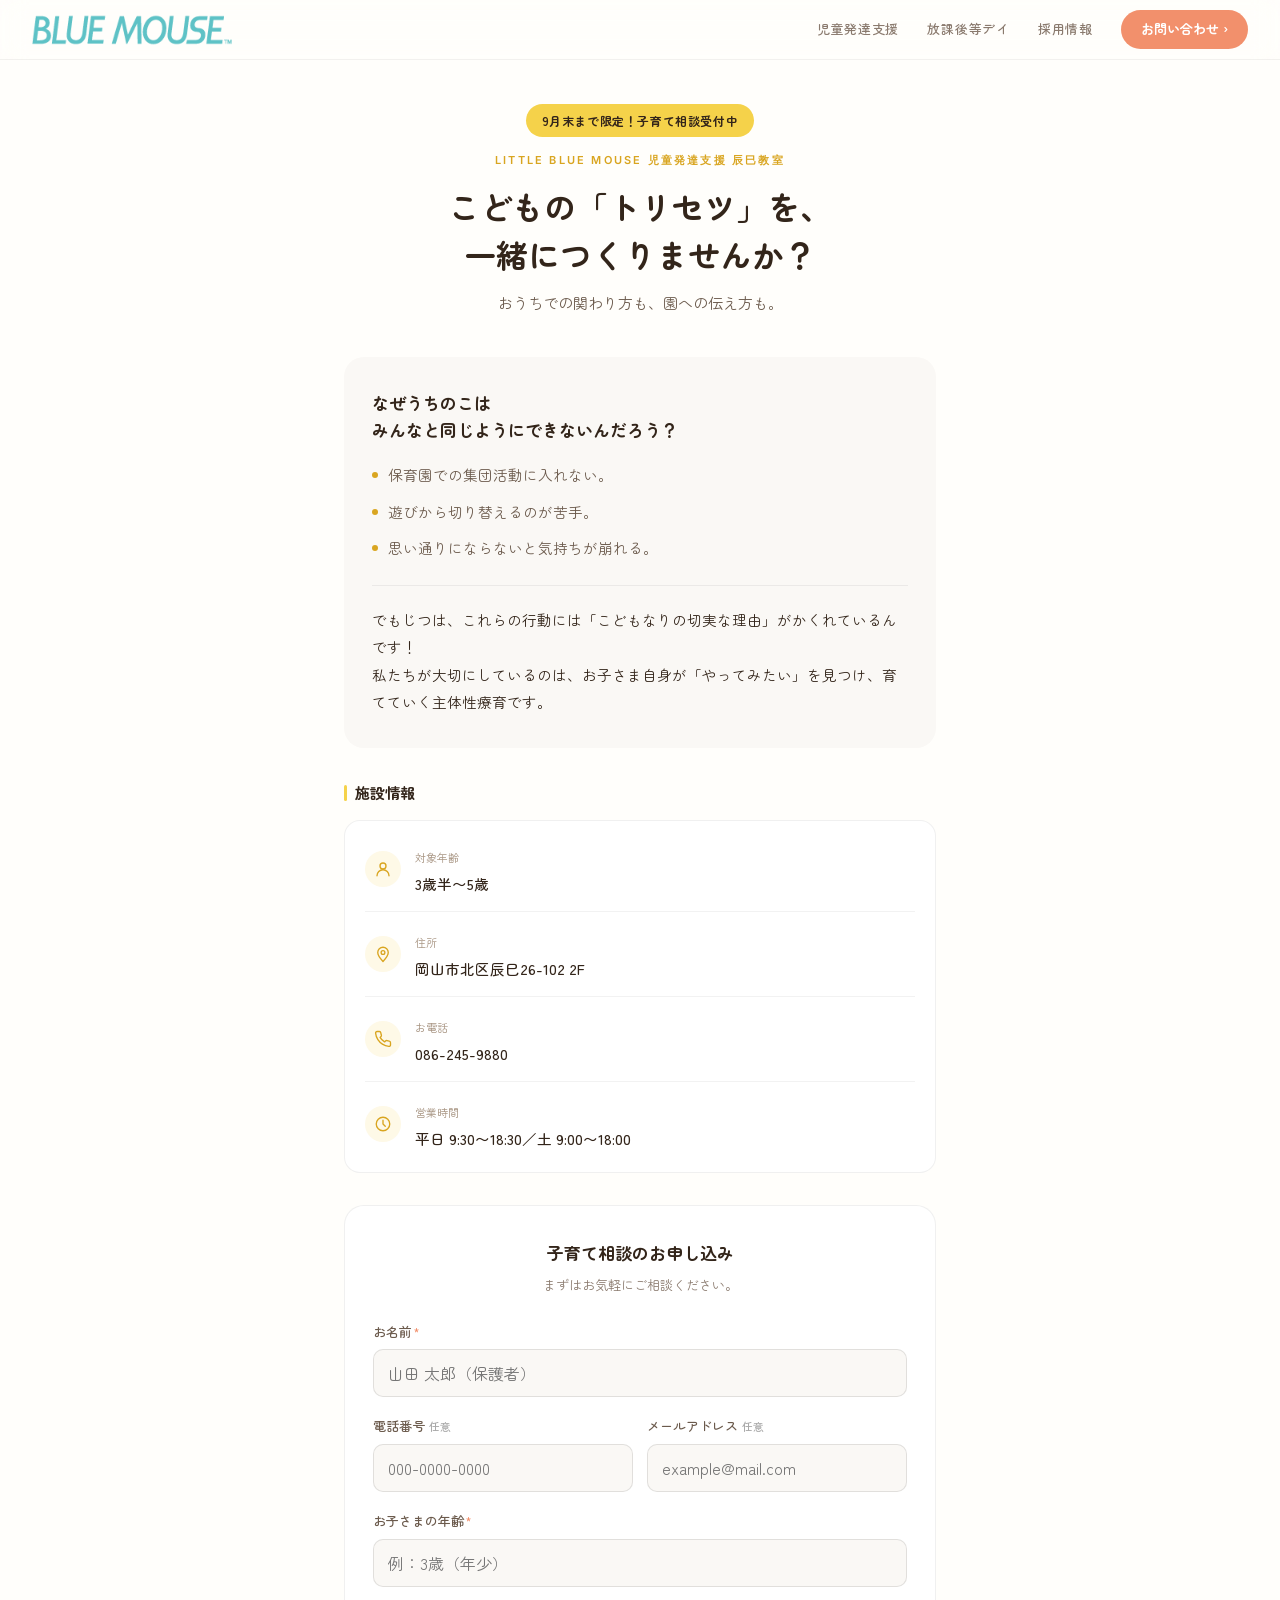
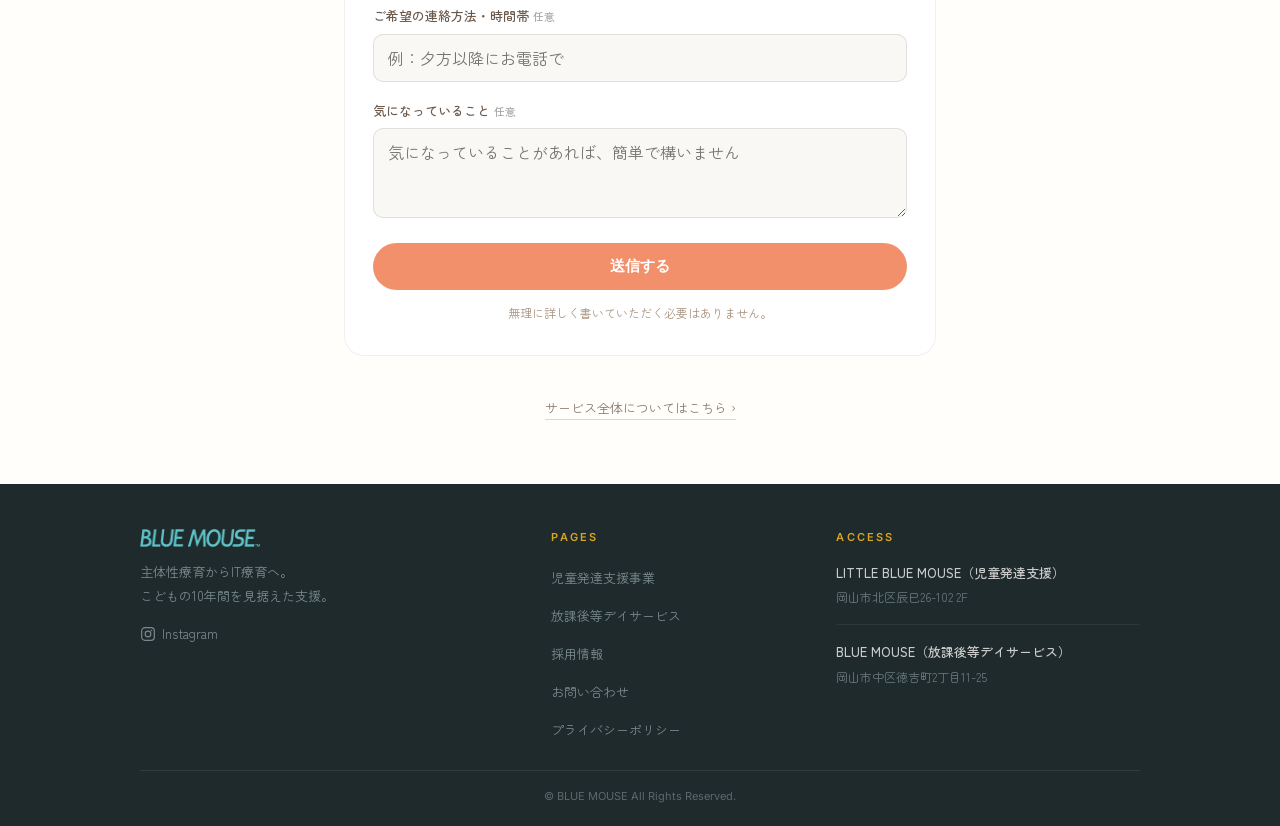
<file: tatsumi.html>
<!doctype html>
<html lang="ja">
<head>
  <meta charset="UTF-8" />
  <meta name="viewport" content="width=device-width, initial-scale=1.0" />
  <meta name="theme-color" content="#FFFEFB" />
  <title>子育て相談会｜LITTLE BLUE MOUSE 辰巳教室（岡山市北区）</title>
  <meta name="description" content="岡山市北区辰巳のLITTLE BLUE MOUSE（児童発達支援）。おうちでの関わり方や園への伝え方にお悩みの保護者の方へ、お子さまの「トリセツ」を一緒に考える子育て相談を受け付けています。" />
  <link rel="canonical" href="https://bluemouse.blue/tatsumi.html" />
  <meta property="og:type" content="website" />
  <meta property="og:url" content="https://bluemouse.blue/tatsumi.html" />
  <meta property="og:title" content="子育て相談会｜LITTLE BLUE MOUSE 辰巳教室" />
  <meta property="og:description" content="おうちでの関わり方や園への伝え方にお悩みの保護者の方へ、お子さまの「トリセツ」を一緒に考える子育て相談を受け付けています。" />
  <meta property="og:image" content="https://bluemouse.blue/2.webp" />
  <meta property="og:site_name" content="BLUE MOUSE" />
  <meta property="og:locale" content="ja_JP" />
  <meta name="twitter:card" content="summary_large_image" />
  <meta name="twitter:title" content="子育て相談会｜LITTLE BLUE MOUSE 辰巳教室" />
  <meta name="twitter:description" content="おうちでの関わり方や園への伝え方にお悩みの保護者の方へ、お子さまの「トリセツ」を一緒に考える子育て相談を受け付けています。" />
  <meta name="twitter:image" content="https://bluemouse.blue/2.webp" />
  <link rel="preconnect" href="https://fonts.googleapis.com" />
  <link rel="preconnect" href="https://fonts.gstatic.com" crossorigin />
  <link href="https://fonts.googleapis.com/css2?family=Inter:wght@400;500;600;700&family=Zen+Kaku+Gothic+New:wght@300;400;500;700&family=Zen+Maru+Gothic:wght@400;500;700&display=swap" rel="stylesheet" />
  <style>
    *, *::before, *::after { box-sizing: border-box; margin: 0; padding: 0; }
    html { scroll-behavior: smooth; }
    body { font-family: "Zen Maru Gothic", sans-serif; background: #FFFEFB; color: #33251a; line-height: 1.75; -webkit-font-smoothing: antialiased; }
    a { text-decoration: none; color: inherit; }
    img { display: block; max-width: 100%; }
    :root { --coral:#f2906c; --coral-light:#fdf0eb; --yellow:#f5d24a; --yellow-dark:#d9a520; --yellow-light:#fef9e7; --ink:#33251a; --bg:#faf8f5; --cream:#fffdf7; }

    /* Header (reused from child.html) */
    .header { position: fixed; top:0; left:0; right:0; z-index:100; display:flex; align-items:center; justify-content:space-between; padding:0 32px; height:60px; background: transparent; backdrop-filter:blur(12px); -webkit-backdrop-filter:blur(12px); border-bottom:1px solid rgba(0,0,0,.05); }
    .header__logo img { height:32px; width:auto; }
    .header__nav { display:flex; align-items:center; gap:28px; }
    .header__link { font-size:13px; font-weight:500; letter-spacing:.06em; color:#8a7a6e; transition:color .2s; }
    .header__link:hover { color:var(--yellow-dark); }
    .header__cta { display:inline-flex; align-items:center; padding:8px 20px; background:var(--coral); color:#fff; font-size:13px; font-weight:600; border-radius:100px; transition:background .2s; cursor:pointer; }
    .header__cta:hover { background:#e87e59; }
    .header__cta-wrap { position:relative; }
    .header__cta-drop { display:none; position:absolute; top:100%; right:0; background:transparent; padding-top:10px; min-width:210px; z-index:200; flex-direction:column; gap:2px; }
    .header__cta-drop::before { content:''; position:absolute; top:10px; left:0; right:0; bottom:0; background:#fff; border-radius:14px; box-shadow:0 8px 32px rgba(0,0,0,.12); z-index:-1; }
    .header__cta-wrap:hover .header__cta-drop { display:flex; }
    .header__cta-drop a { padding:10px 14px; font-size:13px; font-weight:600; border-radius:8px; color:var(--ink); white-space:nowrap; transition:background .15s; }
    .header__cta-drop a:nth-child(1):hover { background:var(--coral-light); color:var(--coral); }
    .header__cta-drop a:nth-child(2):hover { background:var(--yellow-light); color:var(--yellow-dark); }
    .header__cta-drop a:nth-child(3):hover { background:#e8f0ee; color:#3a6b5e; }
    .header__burger { display:none; flex-direction:column; gap:5px; background:none; border:none; cursor:pointer; padding:8px; }
    .header__burger span { display:block; width:20px; height:1.5px; background:var(--ink); border-radius:2px; transition:transform .3s, opacity .3s; }
    .header__burger.is-open span:nth-child(1) { transform:translateY(6.5px) rotate(45deg); }
    .header__burger.is-open span:nth-child(2) { opacity:0; }
    .header__burger.is-open span:nth-child(3) { transform:translateY(-6.5px) rotate(-45deg); }
    .mobile-nav { display:none; position:fixed; top:60px; left:0; right:0; bottom:0; background:rgba(255,254,251,.98); backdrop-filter:blur(16px); z-index:200; flex-direction:column; align-items:center; justify-content:center; gap:24px; }
    .mobile-nav.is-open { display:flex; }
    .mobile-nav a { font-size:17px; color:#8a7a6e; letter-spacing:.08em; }
    .mn-insta { display: inline-flex; align-items: center; justify-content: center; width: 44px; height: 44px; border: 1.5px solid rgba(0,0,0,.15); border-radius: 12px; color: var(--ink); margin-top: 8px; }
    .mn-insta:hover { border-color: var(--yellow-dark); color: var(--yellow-dark); }

    /* Landing page content */
    .lp-page { max-width:640px; margin:0 auto; padding:104px 24px 64px; }
    .lp-hero { text-align:center; margin-bottom:40px; }
    .lp-badge { display:inline-block; background:var(--yellow); color:var(--ink); font-size:12px; font-weight:700; letter-spacing:.05em; padding:6px 16px; border-radius:100px; margin-bottom:14px; }
    .lp-facility-label { font-family:"Inter",sans-serif; font-size:11px; font-weight:600; letter-spacing:.2em; text-transform:uppercase; color:var(--yellow-dark); margin-bottom:12px; }
    .lp-hero__title { font-size:clamp(1.5rem,4vw,2rem); font-weight:700; color:var(--ink); line-height:1.5; margin-bottom:12px; }
    .lp-hero__sub { font-size:15px; color:#6b5a4c; }

    .lp-problem { background:var(--bg); border-radius:20px; padding:32px 28px; margin-bottom:32px; }
    .lp-problem__title { font-size:17px; font-weight:700; color:var(--ink); line-height:1.6; margin-bottom:20px; }
    .lp-problem__list { list-style:none; display:flex; flex-direction:column; gap:12px; margin-bottom:24px; }
    .lp-problem__list li { display:flex; align-items:flex-start; gap:10px; font-size:14.5px; color:#6b5a4c; line-height:1.7; }
    .lp-problem__list li::before { content:''; flex-shrink:0; width:6px; height:6px; border-radius:50%; background:var(--yellow-dark); margin-top:9px; }
    .lp-problem__reframe { font-size:14.5px; color:var(--ink); line-height:1.9; padding-top:20px; border-top:1px solid rgba(0,0,0,.06); }

    .lp-info { margin-bottom:32px; }
    .lp-info__title { font-size:15px; font-weight:700; color:var(--ink); margin-bottom:14px; display:flex; align-items:center; gap:8px; }
    .lp-info__title::before { content:''; width:3px; height:16px; background:var(--yellow); border-radius:2px; }
    .lp-info__card { background:#fff; border:1px solid rgba(0,0,0,.06); border-radius:16px; padding:6px 20px; }
    .lp-info__row { display:flex; align-items:center; gap:14px; padding:14px 0; }
    .lp-info__row + .lp-info__row { border-top:1px solid rgba(0,0,0,.05); }
    .lp-info__icon { flex-shrink:0; display:flex; align-items:center; justify-content:center; width:36px; height:36px; border-radius:50%; background:var(--yellow-light); color:var(--yellow-dark); }
    .lp-info__label { font-size:11px; color:#a89583; margin-bottom:2px; }
    .lp-info__value { font-size:14.5px; color:var(--ink); font-weight:500; line-height:1.6; }
    .lp-info__value a { color:var(--ink); }

    .lp-form { background:#fff; border:1px solid rgba(0,0,0,.06); border-radius:20px; padding:32px 28px; margin-bottom:28px; }
    .lp-form__title { font-size:17px; font-weight:700; color:var(--ink); margin-bottom:6px; text-align:center; }
    .lp-form__sub { font-size:13px; color:#8a7a6e; text-align:center; margin-bottom:24px; }
    .lp-field { margin-bottom:18px; }
    .lp-label { display:block; font-size:13px; font-weight:500; color:#6b5a4c; margin-bottom:6px; }
    .lp-req { color:var(--coral); margin-left:2px; font-size:11px; }
    .lp-opt { color:#aaa; margin-left:4px; font-size:11px; }
    .lp-input, .lp-textarea { width:100%; min-width:0; border:1.5px solid rgba(0,0,0,.1); border-radius:10px; padding:11px 14px; font-size:16px; font-family:inherit; background:var(--bg); color:var(--ink); outline:none; transition:border-color .2s, background .2s; }
    .lp-input:focus, .lp-textarea:focus { border-color:var(--yellow-dark); background:#fff; }
    .lp-textarea { resize:vertical; min-height:90px; }
    .lp-contact-row { display:grid; grid-template-columns:1fr 1fr; gap:14px; }
    .lp-error { display:none; font-size:12px; color:#d94f4f; margin-top:5px; }
    .lp-error.is-show { display:block; }
    .lp-input.is-error, .lp-textarea.is-error { border-color:#d94f4f; background:#fff8f8; }
    .lp-submit { display:block; width:100%; padding:14px; background:var(--coral); color:#fff; font-size:15px; font-weight:700; border:none; border-radius:100px; cursor:pointer; transition:transform .2s, box-shadow .2s, opacity .2s; margin-top:6px; }
    .lp-submit:hover { transform:translateY(-2px); box-shadow:0 8px 24px rgba(242,144,108,.3); }
    .lp-submit:disabled { opacity:.6; cursor:default; transform:none; box-shadow:none; }
    .lp-submit-note { text-align:center; font-size:12px; color:#a89583; margin-top:12px; }

    .lp-thanks { display:none; text-align:center; padding:24px 4px; }
    .lp-thanks.is-show { display:block; }
    .lp-thanks__title { font-size:18px; font-weight:700; color:var(--ink); margin-bottom:10px; }
    .lp-thanks__body { font-size:14px; color:#6b5a4c; line-height:1.9; }

    .lp-bottom { text-align:center; padding-top:8px; }
    .lp-bottom a { font-size:13px; color:#8a7a6e; border-bottom:1px solid rgba(0,0,0,.15); padding-bottom:2px; }
    .lp-bottom a:hover { color:var(--yellow-dark); border-color:var(--yellow-dark); }

    /* Footer (reused from child.html) */
    .footer { background: #1e2a2c; color: #aaa; padding: 44px 32px 20px; }
    .footer__inner { max-width: 1000px; margin: 0 auto; display: grid; grid-template-columns: 1.5fr 1fr 1.2fr; gap: 32px; padding-bottom: 28px; border-bottom: 1px solid rgba(255,255,255,.08); }
    .footer__logo img { width: 120px; margin-bottom: 12px; }
    .footer__tagline { font-size: 13px; color: #7a8a8c; line-height: 1.9; }
    .footer__insta { display: inline-flex; align-items: center; gap: 6px; margin-top: 14px; font-size: 13px; color: #7a8a8c; transition: color .2s; }
    .footer__insta:hover { color: var(--yellow-dark); }
    .footer__col-title { font-family: "Inter", sans-serif; font-size: 11px; letter-spacing: .2em; text-transform: uppercase; color: var(--yellow-dark); margin-bottom: 14px; font-weight: 600; }
    .footer__nav { list-style: none; display: flex; flex-direction: column; gap: 10px; }
    .footer__nav a { font-size: 13px; color: #7a8a8c; transition: color .15s; }
    .footer__nav a:hover { color: var(--yellow-dark); }
    .footer__fac-name { font-size: 13px; font-weight: 500; color: #ccc; margin-bottom: 2px; }
    .footer__fac-info { font-size: 12px; color: #6a7a7c; line-height: 1.8; }
    .footer__fac + .footer__fac { margin-top: 16px; padding-top: 16px; border-top: 1px solid rgba(255,255,255,.06); }
    .footer__bottom { max-width: 1000px; margin: 0 auto; text-align: center; padding-top: 16px; font-family: "Inter", sans-serif; font-size: 11px; color: #5a6a6c; }

    .js-ready .fade-in { opacity:0; transform:translateY(20px); transition:opacity .6s ease, transform .6s cubic-bezier(.22,1,.36,1); }
    .fade-in.is-visible { opacity:1; transform:none; }

    @media (max-width:780px) {
      .header { padding:0 16px; height:56px; }
      .header__nav { display:none; }
      .header__burger { display:flex; }
      .mobile-nav { top:56px; }
      .lp-page { padding:84px 18px 56px; }
      .lp-problem { padding:26px 20px; }
      .lp-form { padding:26px 20px; }
      .lp-contact-row { grid-template-columns:1fr; }
      .footer { padding: 32px 16px 16px; }
      .footer__inner { grid-template-columns: 1fr; gap: 20px; }
    }
  </style>
</head>
<body>

<header class="header">
  <a href="./index.html" class="header__logo"><img src="./logo.png" alt="BLUE MOUSE" /></a>
  <nav class="header__nav">
    <a href="./child.html" class="header__link">児童発達支援</a>
    <a href="./afterschool.html" class="header__link">放課後等デイ</a>
    <a href="https://bouemouse.studio.site" target="_blank" rel="noopener" class="header__link">採用情報</a>
    <div class="header__cta-wrap">
      <span class="header__cta">お問い合わせ ›</span>
      <div class="header__cta-drop">
        <a href="./contact.html">お問い合わせ</a>
        <a href="./contact.html?type=child">児童発達支援 体験</a>
        <a href="./contact.html?type=afterschool">放課後等デイサービス 体験</a>
      </div>
    </div>
  </nav>
  <button class="header__burger" id="burger" aria-label="メニュー"><span></span><span></span><span></span></button>
</header>
<nav class="mobile-nav" id="mobile-nav">
  <a href="./index.html" class="mn-link">Front</a>
  <a href="./philosophy.html" class="mn-link">BLUE MOUSEの想い</a>
  <a href="./child.html" class="mn-link">児童発達支援</a>
  <a href="./afterschool.html" class="mn-link">放課後等デイサービス</a>
  <a href="./recruit.html" class="mn-link">採用情報</a>
  <a href="./contact.html" class="mn-link" style="color:var(--coral); font-weight:600;">お問い合わせ</a>
  <a class="mn-insta" href="https://www.instagram.com/blue_mouse_okayama/" target="_blank" rel="noopener" aria-label="Instagram">
    <svg width="20" height="20" viewBox="0 0 24 24" fill="none" stroke="currentColor" stroke-width="1.8"><rect x="2.5" y="2.5" width="19" height="19" rx="5"/><circle cx="12" cy="12" r="4.2"/><circle cx="17.3" cy="6.7" r="1.1" fill="currentColor" stroke="none"/></svg>
  </a>
</nav>

<div class="lp-page">

  <div class="lp-hero fade-in">
    <span class="lp-badge">9月末まで限定！子育て相談受付中</span>
    <p class="lp-facility-label">LITTLE BLUE MOUSE 児童発達支援 辰巳教室</p>
    <h1 class="lp-hero__title">こどもの「トリセツ」を、<br>一緒につくりませんか？</h1>
    <p class="lp-hero__sub">おうちでの関わり方も、園への伝え方も。</p>
  </div>

  <div class="lp-problem fade-in">
    <h2 class="lp-problem__title">なぜうちのこは<br>みんなと同じようにできないんだろう？</h2>
    <ul class="lp-problem__list">
      <li>保育園での集団活動に入れない。</li>
      <li>遊びから切り替えるのが苦手。</li>
      <li>思い通りにならないと気持ちが崩れる。</li>
    </ul>
    <p class="lp-problem__reframe">でもじつは、これらの行動には「こどもなりの切実な理由」がかくれているんです！<br>私たちが大切にしているのは、お子さま自身が「やってみたい」を見つけ、育てていく主体性療育です。</p>
  </div>

  <div class="lp-info fade-in">
    <h2 class="lp-info__title">施設情報</h2>
    <div class="lp-info__card">
      <div class="lp-info__row">
        <span class="lp-info__icon" aria-hidden="true">
          <svg width="18" height="18" viewBox="0 0 24 24" fill="none" stroke="currentColor" stroke-width="1.8" stroke-linecap="round" stroke-linejoin="round"><circle cx="12" cy="8" r="4"/><path d="M4 21c0-4.4 3.6-8 8-8s8 3.6 8 8"/></svg>
        </span>
        <span>
          <span class="lp-info__label">対象年齢</span><br>
          <span class="lp-info__value">3歳半〜5歳</span>
        </span>
      </div>
      <div class="lp-info__row">
        <span class="lp-info__icon" aria-hidden="true">
          <svg width="18" height="18" viewBox="0 0 24 24" fill="none" stroke="currentColor" stroke-width="1.8" stroke-linecap="round" stroke-linejoin="round"><path d="M12 22s7-7.58 7-12A7 7 0 1 0 5 10c0 4.42 7 12 7 12z"/><circle cx="12" cy="10" r="2.5"/></svg>
        </span>
        <span>
          <span class="lp-info__label">住所</span><br>
          <span class="lp-info__value">岡山市北区辰巳26-102 2F</span>
        </span>
      </div>
      <div class="lp-info__row">
        <span class="lp-info__icon" aria-hidden="true">
          <svg width="18" height="18" viewBox="0 0 24 24" fill="none" stroke="currentColor" stroke-width="1.8" stroke-linecap="round" stroke-linejoin="round"><path d="M22 16.92v3a2 2 0 0 1-2.18 2 19.79 19.79 0 0 1-8.63-3.07 19.5 19.5 0 0 1-6-6 19.79 19.79 0 0 1-3.07-8.67A2 2 0 0 1 4.11 2h3a2 2 0 0 1 2 1.72c.13.96.36 1.9.7 2.81a2 2 0 0 1-.45 2.11L8.09 9.91a16 16 0 0 0 6 6l1.27-1.27a2 2 0 0 1 2.11-.45c.91.34 1.85.57 2.81.7A2 2 0 0 1 22 16.92z"/></svg>
        </span>
        <span>
          <span class="lp-info__label">お電話</span><br>
          <span class="lp-info__value"><a href="tel:0862459880">086-245-9880</a></span>
        </span>
      </div>
      <div class="lp-info__row">
        <span class="lp-info__icon" aria-hidden="true">
          <svg width="18" height="18" viewBox="0 0 24 24" fill="none" stroke="currentColor" stroke-width="1.8" stroke-linecap="round" stroke-linejoin="round"><circle cx="12" cy="12" r="9"/><path d="M12 7v5l3 3"/></svg>
        </span>
        <span>
          <span class="lp-info__label">営業時間</span><br>
          <span class="lp-info__value">平日 9:30〜18:30／土 9:00〜18:00</span>
        </span>
      </div>
    </div>
  </div>

  <div class="lp-form fade-in">
    <p class="lp-form__title">子育て相談のお申し込み</p>
    <p class="lp-form__sub">まずはお気軽にご相談ください。</p>

    <form id="tatsumi-form" novalidate>
      <div class="lp-field">
        <label class="lp-label" for="t-name">お名前<span class="lp-req">*</span></label>
        <input class="lp-input" id="t-name" name="name" type="text" placeholder="山田 太郎（保護者）" autocomplete="name" />
        <span class="lp-error" id="terr-name">お名前を入力してください。</span>
      </div>

      <div class="lp-field">
        <div class="lp-contact-row">
          <div>
            <label class="lp-label" for="t-tel">電話番号<span class="lp-opt">任意</span></label>
            <input class="lp-input" id="t-tel" name="phone" type="tel" placeholder="000-0000-0000" autocomplete="tel" />
          </div>
          <div>
            <label class="lp-label" for="t-email">メールアドレス<span class="lp-opt">任意</span></label>
            <input class="lp-input" id="t-email" name="email" type="email" placeholder="example@mail.com" autocomplete="email" />
          </div>
        </div>
        <span class="lp-error" id="terr-contact">電話番号かメールアドレス、いずれか一方をご入力ください。</span>
      </div>

      <div class="lp-field">
        <label class="lp-label" for="t-age">お子さまの年齢<span class="lp-req">*</span></label>
        <input class="lp-input" id="t-age" name="child_age" type="text" placeholder="例：3歳（年少）" />
        <span class="lp-error" id="terr-age">お子さまの年齢を入力してください。</span>
      </div>

      <div class="lp-field">
        <label class="lp-label" for="t-preference">ご希望の連絡方法・時間帯<span class="lp-opt">任意</span></label>
        <input class="lp-input" id="t-preference" name="contact_preference" type="text" placeholder="例：夕方以降にお電話で" />
      </div>

      <div class="lp-field">
        <label class="lp-label" for="t-concern">気になっていること<span class="lp-opt">任意</span></label>
        <textarea class="lp-textarea" id="t-concern" name="concern" placeholder="気になっていることがあれば、簡単で構いません"></textarea>
      </div>

      <input type="hidden" name="utm_source" id="t-utm-source" value="" />
      <input type="hidden" name="utm_medium" id="t-utm-medium" value="" />
      <input type="hidden" name="utm_campaign" id="t-utm-campaign" value="" />

      <button class="lp-submit" id="t-submit-btn" type="submit">送信する</button>
      <p class="lp-submit-note">無理に詳しく書いていただく必要はありません。</p>
    </form>

    <div class="lp-thanks" id="t-thanks">
      <p class="lp-thanks__title">ありがとうございます。</p>
      <p class="lp-thanks__body">内容を確認のうえ、担当者よりご連絡いたします。<br>しばらくお待ちください。</p>
    </div>
  </div>

  <div class="lp-bottom fade-in">
    <a href="https://bluemouse.blue/index.html">サービス全体についてはこちら ›</a>
  </div>

</div>

<footer class="footer">
  <div class="footer__inner">
    <div>
      <a href="./index.html" class="footer__logo"><img src="./logo.png" alt="BLUE MOUSE" /></a>
      <p class="footer__tagline">主体性療育からIT療育へ。<br>こどもの10年間を見据えた支援。</p>
      <a class="footer__insta" href="https://www.instagram.com/blue_mouse_okayama/" target="_blank" rel="noopener">
        <svg width="16" height="16" viewBox="0 0 24 24" fill="none" stroke="currentColor" stroke-width="1.8"><rect x="2.5" y="2.5" width="19" height="19" rx="5"/><circle cx="12" cy="12" r="4.2"/><circle cx="17.3" cy="6.7" r="1.1" fill="currentColor" stroke="none"/></svg>
        Instagram
      </a>
    </div>
    <div>
      <p class="footer__col-title">Pages</p>
      <ul class="footer__nav">
        <li><a href="./child.html">児童発達支援事業</a></li>
        <li><a href="./afterschool.html">放課後等デイサービス</a></li>
        <li><a href="https://bouemouse.studio.site" target="_blank" rel="noopener">採用情報</a></li>
        <li><a href="./contact.html">お問い合わせ</a></li>
        <li><a href="./privacy.html">プライバシーポリシー</a></li>
      </ul>
    </div>
    <div>
      <p class="footer__col-title">Access</p>
      <div class="footer__fac">
        <p class="footer__fac-name">LITTLE BLUE MOUSE（児童発達支援）</p>
        <p class="footer__fac-info">岡山市北区辰巳26-102 2F</p>
      </div>
      <div class="footer__fac">
        <p class="footer__fac-name">BLUE MOUSE（放課後等デイサービス）</p>
        <p class="footer__fac-info">岡山市中区徳吉町2丁目11-25</p>
      </div>
    </div>
  </div>
  <p class="footer__bottom">© BLUE MOUSE All Rights Reserved.</p>
</footer>

<script>
(function () {
  var burger = document.getElementById('burger');
  var mobileNav = document.getElementById('mobile-nav');
  burger.addEventListener('click', function () { burger.classList.toggle('is-open'); mobileNav.classList.toggle('is-open'); });
  document.querySelectorAll('.mn-link').forEach(function (a) { a.addEventListener('click', function () { burger.classList.remove('is-open'); mobileNav.classList.remove('is-open'); }); });
  document.documentElement.classList.add('js-ready');

  var els = document.querySelectorAll('.fade-in');
  var obs = new IntersectionObserver(function (entries) { entries.forEach(function (e) { if (e.isIntersecting) { e.target.classList.add('is-visible'); obs.unobserve(e.target); } }); }, { threshold: 0.05 });
  els.forEach(function (el) { obs.observe(el); });
  setTimeout(function () { els.forEach(function (el) { if (el.getBoundingClientRect().top < window.innerHeight) el.classList.add('is-visible'); }); }, 100);
  setTimeout(function () { els.forEach(function (el) { el.classList.add('is-visible'); }); }, 2000);
})();
</script>

<script>
(function () {
  // UTMパラメータをURLから取得し、フォームのhidden inputに保持する
  var params = new URLSearchParams(window.location.search);
  ['utm_source', 'utm_medium', 'utm_campaign'].forEach(function (key) {
    var el = document.getElementById('t-' + key.replace('utm_', 'utm-'));
    if (el) el.value = params.get(key) || '';
  });

  function showError(el, errId) { if (el) el.classList.add('is-error'); var e = document.getElementById(errId); if (e) e.classList.add('is-show'); }
  function clearError(el, errId) { if (el) el.classList.remove('is-error'); var e = document.getElementById(errId); if (e) e.classList.remove('is-show'); }

  var form = document.getElementById('tatsumi-form');
  var nameEl = document.getElementById('t-name');
  var telEl = document.getElementById('t-tel');
  var emailEl = document.getElementById('t-email');
  var ageEl = document.getElementById('t-age');

  [['t-name','terr-name'],['t-age','terr-age']].forEach(function (pair) {
    var el = document.getElementById(pair[0]);
    el.addEventListener('input', function () { clearError(el, pair[1]); });
  });
  [telEl, emailEl].forEach(function (el) {
    el.addEventListener('input', function () {
      clearError(telEl, 'terr-contact');
      clearError(emailEl, 'terr-contact');
    });
  });

  form.addEventListener('submit', function (e) {
    e.preventDefault();
    var valid = true;

    if (!nameEl.value.trim()) { showError(nameEl, 'terr-name'); valid = false; } else clearError(nameEl, 'terr-name');
    if (!ageEl.value.trim()) { showError(ageEl, 'terr-age'); valid = false; } else clearError(ageEl, 'terr-age');

    if (!telEl.value.trim() && !emailEl.value.trim()) {
      showError(telEl, 'terr-contact'); showError(emailEl, 'terr-contact');
      valid = false;
    } else {
      clearError(telEl, 'terr-contact'); clearError(emailEl, 'terr-contact');
    }

    if (!valid) {
      var first = document.querySelector('.lp-input.is-error, .lp-textarea.is-error');
      if (first) first.scrollIntoView({ behavior: 'smooth', block: 'center' });
      return;
    }

    var btn = document.getElementById('t-submit-btn');
    btn.disabled = true;
    btn.textContent = '送信中…';

    // TODO: FormspreeまたはGetformの実際のエンドポイントに差し替えてください
    var FORM_ENDPOINT = 'YOUR_FORMSPREE_ENDPOINT';

    fetch(FORM_ENDPOINT, {
      method: 'POST',
      headers: { 'Content-Type': 'application/json', 'Accept': 'application/json' },
      body: JSON.stringify({
        subject: '【BLUE MOUSE】辰巳教室フライヤーからのご相談',
        name: nameEl.value,
        phone: telEl.value,
        email: emailEl.value,
        child_age: ageEl.value,
        contact_preference: document.getElementById('t-preference').value,
        concern: document.getElementById('t-concern').value,
        utm_source: document.getElementById('t-utm-source').value,
        utm_medium: document.getElementById('t-utm-medium').value,
        utm_campaign: document.getElementById('t-utm-campaign').value
      })
    })
    .then(function (r) { return r.json(); })
    .then(function () {
      form.style.display = 'none';
      document.getElementById('t-thanks').classList.add('is-show');
    })
    .catch(function () {
      btn.disabled = false;
      btn.textContent = '送信する';
      alert('送信に失敗しました。時間をおいて再度お試しいただくか、お電話にてご連絡ください。');
    });
  });
})();
</script>

</body>
</html>
</file>
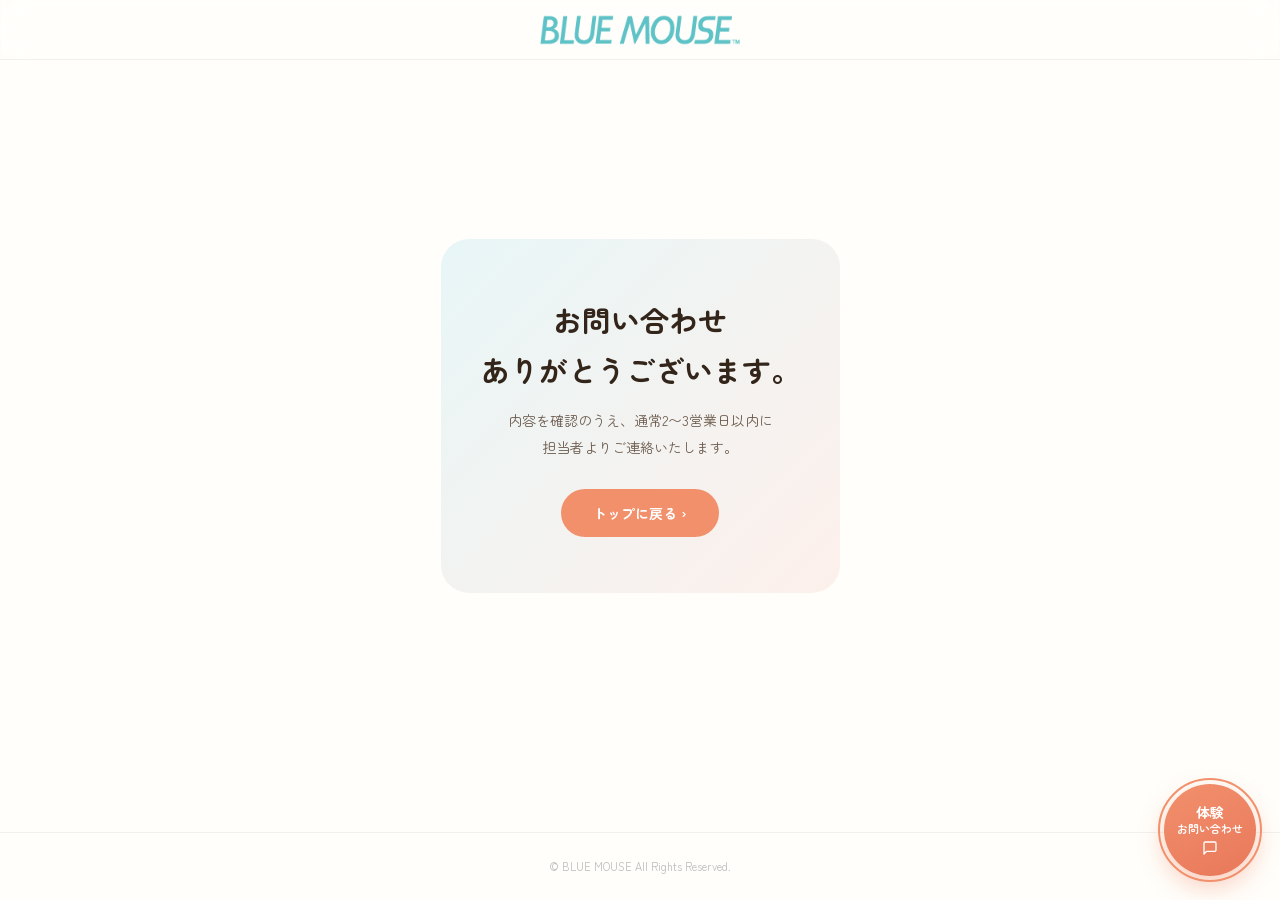
<file: thanks.html>
<!doctype html>
<html lang="ja">
<head>
  <meta charset="UTF-8" />
  <meta name="google-site-verification" content="v8oe11gaPJCJ67cUPVZUYkLduPgeNwZ7hpXEpOwQskY" />
  <meta name="viewport" content="width=device-width, initial-scale=1.0" />
  <meta name="robots" content="noindex, nofollow" />

  <!-- Google tag (gtag.js) — GA4 プロパティ bluemouse.blue / 所有:584@bluemouse.blue -->
  <script async src="https://www.googletagmanager.com/gtag/js?id=G-3GLCNC8RL4"></script>
  <script>
    window.dataLayer = window.dataLayer || [];
    function gtag(){dataLayer.push(arguments);}
    // 本番ドメイン以外（localhost・GitHub Pages既定ドメイン・検証環境）からは計測しない。
    // 動作確認のたびにテスト送信が本番データへ混ざるのを防ぐ。
    // サブドメインも許可しているので、将来 www を使い始めても計測は止まらない
    if (!/(^|\.)bluemouse\.blue$/.test(location.hostname)) {
      window['ga-disable-G-3GLCNC8RL4'] = true;
    }
    // スタッフ端末の除外：一度 ?noga=1 付きでアクセスすると、その端末は以後カウントしない。
    // 事業所のIPフィルタだけでは、スタッフがスマホ回線で見た分が数字に混ざるため併用する。
    // 解除は ?noga=0。localStorageが使えない環境では素通りする（計測は通常どおり）
    try {
      var q = location.search;
      if (q.indexOf('noga=1') !== -1) localStorage.setItem('bm_noga', '1');
      if (q.indexOf('noga=0') !== -1) localStorage.removeItem('bm_noga');
      if (localStorage.getItem('bm_noga') === '1') window['ga-disable-G-3GLCNC8RL4'] = true;
    } catch (e) {}
    gtag('js', new Date());
    gtag('config', 'G-3GLCNC8RL4');

    // 広告の流入元を、ページ移動をまたいで保持する。
    // 広告は child.html に着地し、送信は contact.html で行われるため、
    // URLのパラメータだけでは送信時に失われてしまう。
    // 保存するのは広告の識別名のみ。個人情報は含まない。
    try {
      var bmq = new URLSearchParams(location.search);
      if (bmq.get('utm_source')) {
        sessionStorage.setItem('bm_utm', JSON.stringify({
          source: bmq.get('utm_source') || '',
          medium: bmq.get('utm_medium') || '',
          campaign: bmq.get('utm_campaign') || '',
          content: bmq.get('utm_content') || ''
        }));
      }
    } catch (e) {}

    // 電話クリックの計測。tel:リンクはサイト全体で31箇所あるため、個別のonclickではなく
    // documentへの委譲1つで受ける（リンクを追加しても改修が要らない）
    document.addEventListener('click', function (e) {
      var t = e.target;
      if (!t || typeof t.closest !== 'function') return;
      var a = t.closest('a[href^="tel:"]');
      if (!a || typeof gtag !== 'function') return;
      gtag('event', 'tel_click', {
        phone_number: a.getAttribute('href').replace('tel:', ''),
        page_location: location.href,
        page_title: document.title
      });
    });
  </script>
  <meta name="theme-color" content="#FFFEFB" />
  <title>送信完了 | BLUE MOUSE</title>
  <link rel="preconnect" href="https://fonts.googleapis.com" />
  <link rel="preconnect" href="https://fonts.gstatic.com" crossorigin />
  <link href="https://fonts.googleapis.com/css2?family=Inter:wght@400;500;600;700&family=Zen+Maru+Gothic:wght@400;500;700&display=swap" rel="stylesheet" />
  <style>
    *, *::before, *::after { box-sizing: border-box; margin: 0; padding: 0; }
    body { font-family: "Zen Maru Gothic", sans-serif; background: #FFFEFB; color: #33251a; line-height: 1.75; -webkit-font-smoothing: antialiased; min-height: 100vh; display: flex; flex-direction: column; }
    a { text-decoration: none; color: inherit; }
    img { display: block; max-width: 100%; }
    :root { --coral:#f2906c; --teal-light:#e8f6f7; --coral-light:#fdf0eb; --ink:#33251a; }

    .header { position:fixed; top:0; left:0; right:0; z-index:100; display:flex; align-items:center; justify-content:center; padding:0 32px; height:60px; background: transparent; backdrop-filter:blur(12px); border-bottom:1px solid rgba(0,0,0,.05); }
    .header__logo img { height:32px; width:auto; }

    .thanks { flex:1; display:flex; align-items:center; justify-content:center; padding:80px 32px; }
    .thanks__card { max-width:520px; text-align:center; background:linear-gradient(135deg, var(--teal-light) 0%, var(--coral-light) 100%); border-radius:28px; padding:56px 40px; }
    .thanks__title { font-size:clamp(1.4rem,3vw,1.8rem); font-weight:700; color:var(--ink); margin-bottom:12px; }
    .thanks__body { font-size:14px; color:#6b5a4c; line-height:1.9; margin-bottom:28px; }
    .thanks__btn { display:inline-flex; align-items:center; gap:6px; padding:12px 32px; background:var(--coral); color:#fff; font-size:14px; font-weight:600; border-radius:100px; transition:transform .2s, box-shadow .2s; }
    .thanks__btn:hover { transform:translateY(-2px); box-shadow:0 8px 24px rgba(242,144,108,.3); }

    .pg-footer { text-align:center; padding:24px 16px; font-size:11px; color:#bbb; border-top:1px solid rgba(0,0,0,.05); }

    @media (max-width:780px) {
      .thanks { padding:80px 16px; }
      .thanks__card { padding:40px 24px; border-radius:20px; }
    }
  </style>
</head>
<body>

<!-- ===== Loading ===== -->
<style>
  .bm-loading, .bm-loading body { overflow: hidden; }
  .bm-loader {
    position: fixed; inset: 0; z-index: 9999;
    display: flex; align-items: center; justify-content: center;
    background: #FFFEFB;
    transition: opacity .8s cubic-bezier(.22,1,.36,1), visibility .8s;
  }
  .bm-loader.is-done { opacity: 0; visibility: hidden; }
  .bm-loader__inner { display: flex; flex-direction: column; align-items: center; gap: 20px; }
  .bm-loader__logo {
    width: min(220px, 54vw); height: auto;
    opacity: 0; transform: translateY(8px) scale(.97); filter: blur(7px);
    animation: bmLogoIn 1.15s cubic-bezier(.22,1,.36,1) .08s forwards;
  }
  .bm-loader__rule {
    position: relative; width: min(220px, 54vw); height: 1px;
    background: rgba(51,37,26,.09); overflow: hidden;
  }
  .bm-loader__rule::after {
    content: ''; position: absolute; inset: 0;
    background: linear-gradient(90deg, #f5d24a 0%, #f2906c 50%, #5fc1c7 100%);
    transform: scaleX(0); transform-origin: left center;
    animation: bmRuleIn 1.25s cubic-bezier(.65,0,.35,1) .3s forwards;
  }
  @keyframes bmLogoIn { to { opacity: 1; transform: none; filter: blur(0); } }
  @keyframes bmRuleIn { to { transform: scaleX(1); } }
  @media (prefers-reduced-motion: reduce) {
    .bm-loader__logo, .bm-loader__rule::after { animation: none; opacity: 1; transform: none; filter: none; }
  }
</style>
<div class="bm-loader" id="bmLoader" aria-hidden="true">
  <div class="bm-loader__inner">
    <img src="./logo.png" alt="" class="bm-loader__logo" />
    <span class="bm-loader__rule"></span>
  </div>
</div>
<script>
(function () {
  var el = document.getElementById('bmLoader');
  if (!el) return;
  var root = document.documentElement;
  var reduce = window.matchMedia && window.matchMedia('(prefers-reduced-motion: reduce)').matches;

  // サイト内リンクでの遷移・ブラウザの戻る/進むでは出さない。
  // 直接訪問・外部からの流入・リロードなど「読み込み」のときは初回に限らず毎回出す。
  var navType = '';
  try {
    var navEntry = performance.getEntriesByType && performance.getEntriesByType('navigation')[0];
    if (navEntry) navType = navEntry.type;
  } catch (e) {}
  var fromSameSite = false;
  try {
    fromSameSite = !!document.referrer && new URL(document.referrer).origin === location.origin;
  } catch (e) {}
  var isInternalNav = (fromSameSite && navType !== 'reload') || navType === 'back_forward';

  if (reduce || isInternalNav) {
    if (el.parentNode) el.parentNode.removeChild(el);
    return;
  }
  root.classList.add('bm-loading');

  var removed = false;
  function done() {
    if (removed) return;
    removed = true;
    el.classList.add('is-done');
    root.classList.remove('bm-loading');
    setTimeout(function () { if (el.parentNode) el.parentNode.removeChild(el); }, 900);
  }
  var start = Date.now(), MIN = 1500;
  function finish() { setTimeout(done, Math.max(0, MIN - (Date.now() - start))); }
  if (document.readyState === 'complete') finish();
  else window.addEventListener('load', finish);
  setTimeout(done, 4500); // 画像等が失敗しても必ず解除する保険
})();
</script>

<header class="header">
  <a href="/" class="header__logo"><img src="./logo.png" alt="BLUE MOUSE" /></a>
</header>

<div class="thanks">
  <div class="thanks__card">
    <h1 class="thanks__title">お問い合わせ<br>ありがとうございます。</h1>
    <p class="thanks__body" id="thanks-body">内容を確認のうえ、通常2〜3営業日以内に<br>担当者よりご連絡いたします。</p>
    <a href="/" class="thanks__btn">トップに戻る ›</a>
  </div>
</div>

<script>
  if (new URLSearchParams(window.location.search).get('type') === 'screening') {
    document.getElementById('thanks-body').innerHTML = '内容を確認のうえ、体験のご案内可否も含めて<br>通常2〜3営業日以内に<br>担当者よりご連絡いたします。';
  }
</script>

<div class="pg-footer">© BLUE MOUSE All Rights Reserved.</div>

<style>
  @keyframes ctaPulse {
    0%   { transform: scale(.92); opacity: .55; }
    100% { transform: scale(1.28); opacity: 0; }
  }
  .floating-cta {
    position: fixed;
    bottom: 24px;
    right: 24px;
    z-index: 150;
    display: flex;
    flex-direction: column;
    align-items: center;
    justify-content: center;
    gap: 2px;
    width: 92px;
    height: 92px;
    border-radius: 50%;
    background: linear-gradient(155deg, var(--coral), #e8785a);
    color: #fff;
    font-family: "Zen Maru Gothic", "Zen Kaku Gothic New", sans-serif;
    text-align: center;
    text-decoration: none;
    box-shadow: 0 10px 26px rgba(242,144,108,.45);
    transition: transform .25s cubic-bezier(.34,1.56,.64,1), box-shadow .25s;
  }
  .floating-cta::before {
    content: '';
    position: absolute;
    inset: -6px;
    border-radius: 50%;
    border: 2px solid var(--coral);
    animation: ctaPulse 2.4s ease-out infinite;
    pointer-events: none;
  }
  .floating-cta__icon {
    width: 16px; height: 16px;
    margin-top: 3px;
  }
  .floating-cta__main { font-size: 14px; font-weight: 700; letter-spacing: .03em; line-height: 1.15; }
  .floating-cta__sub { font-size: 11px; font-weight: 600; letter-spacing: .01em; opacity: .95; line-height: 1.2; }
  .floating-cta:hover { transform: translateY(-4px) scale(1.06); box-shadow: 0 14px 34px rgba(242,144,108,.55); }
  @media (max-width: 780px) {
    .floating-cta { bottom: 16px; right: 16px; width: 78px; height: 78px; }
    .floating-cta__icon { width: 13px; height: 13px; }
    .floating-cta__main { font-size: 12px; }
    .floating-cta__sub { font-size: 9.5px; }
  }
</style>
<a href="./contact.html" class="floating-cta">
  <span class="floating-cta__main">体験</span>
  <span class="floating-cta__sub">お問い合わせ</span>
  <svg class="floating-cta__icon" viewBox="0 0 24 24" fill="none" stroke="currentColor" stroke-width="2" stroke-linecap="round" stroke-linejoin="round"><path d="M21 15a2 2 0 0 1-2 2H7l-4 4V5a2 2 0 0 1 2-2h14a2 2 0 0 1 2 2z"/></svg>
</a>
</body>
</html>
</file>
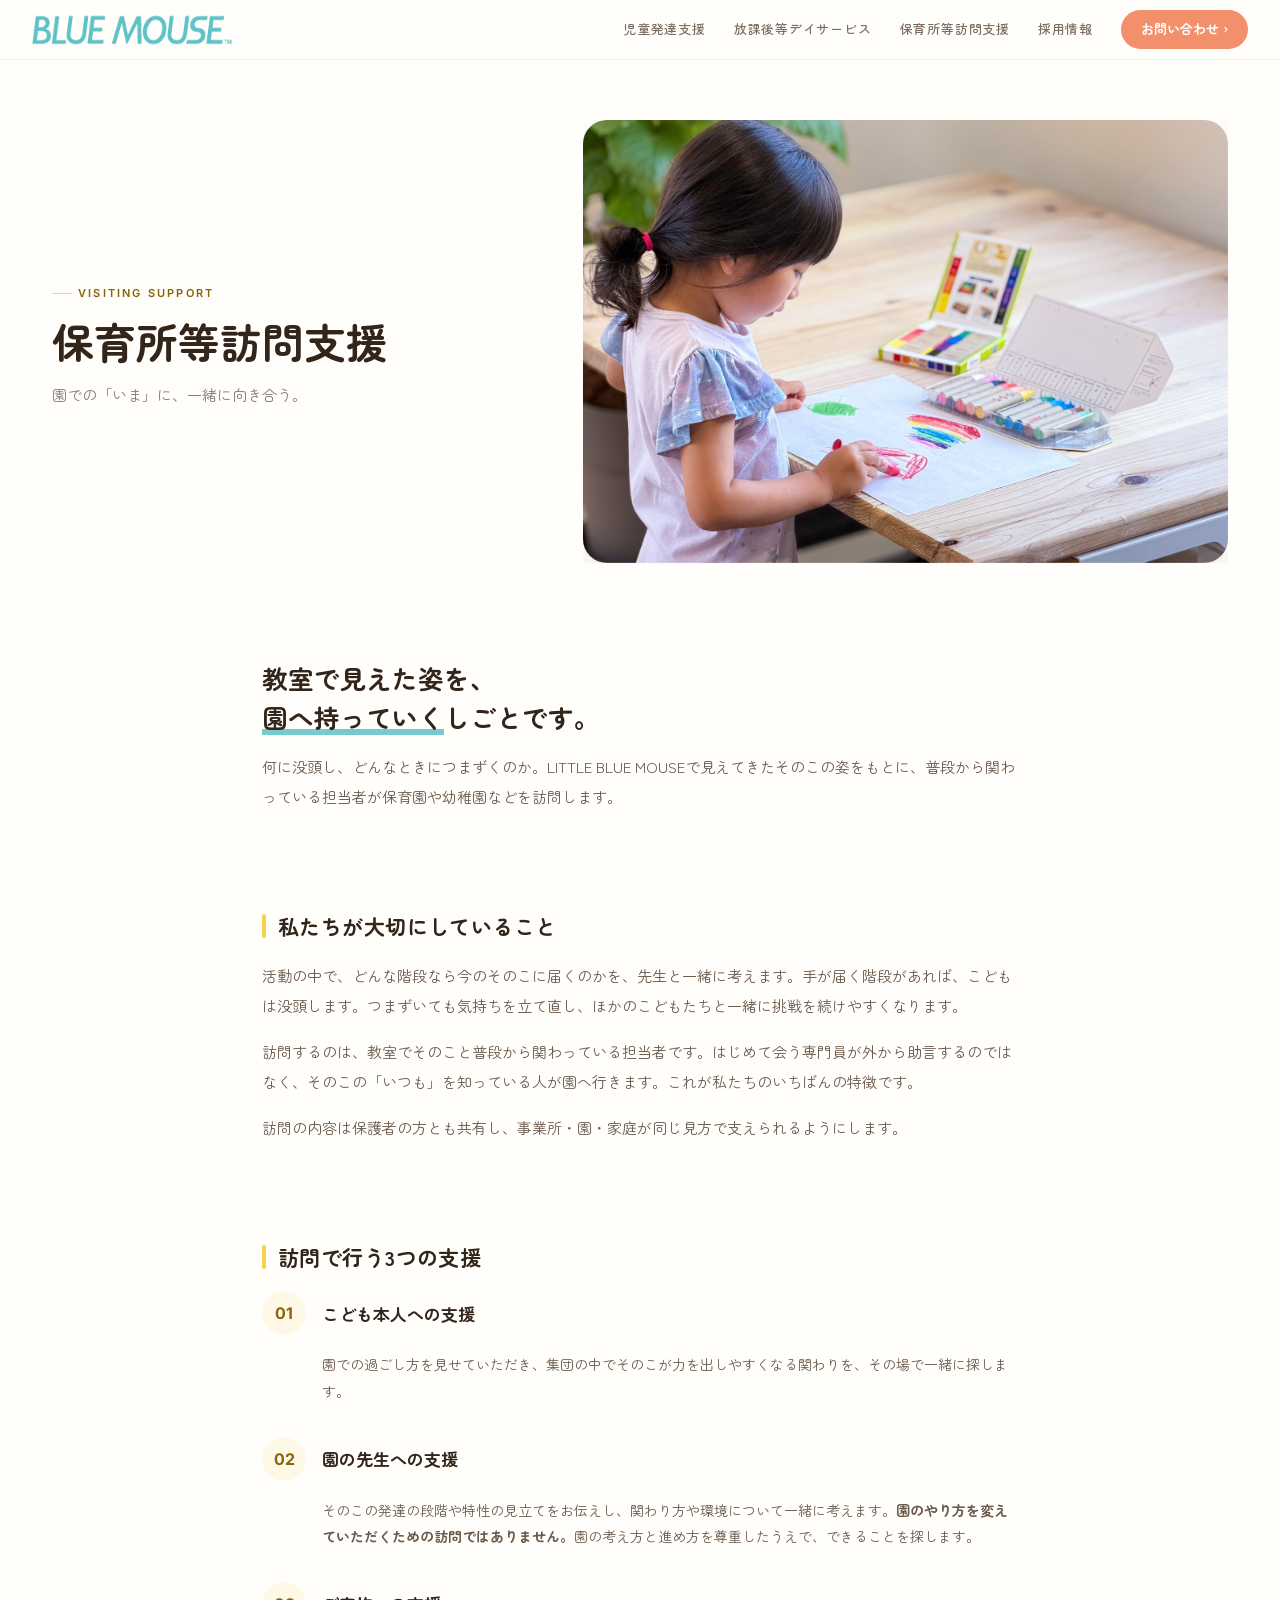
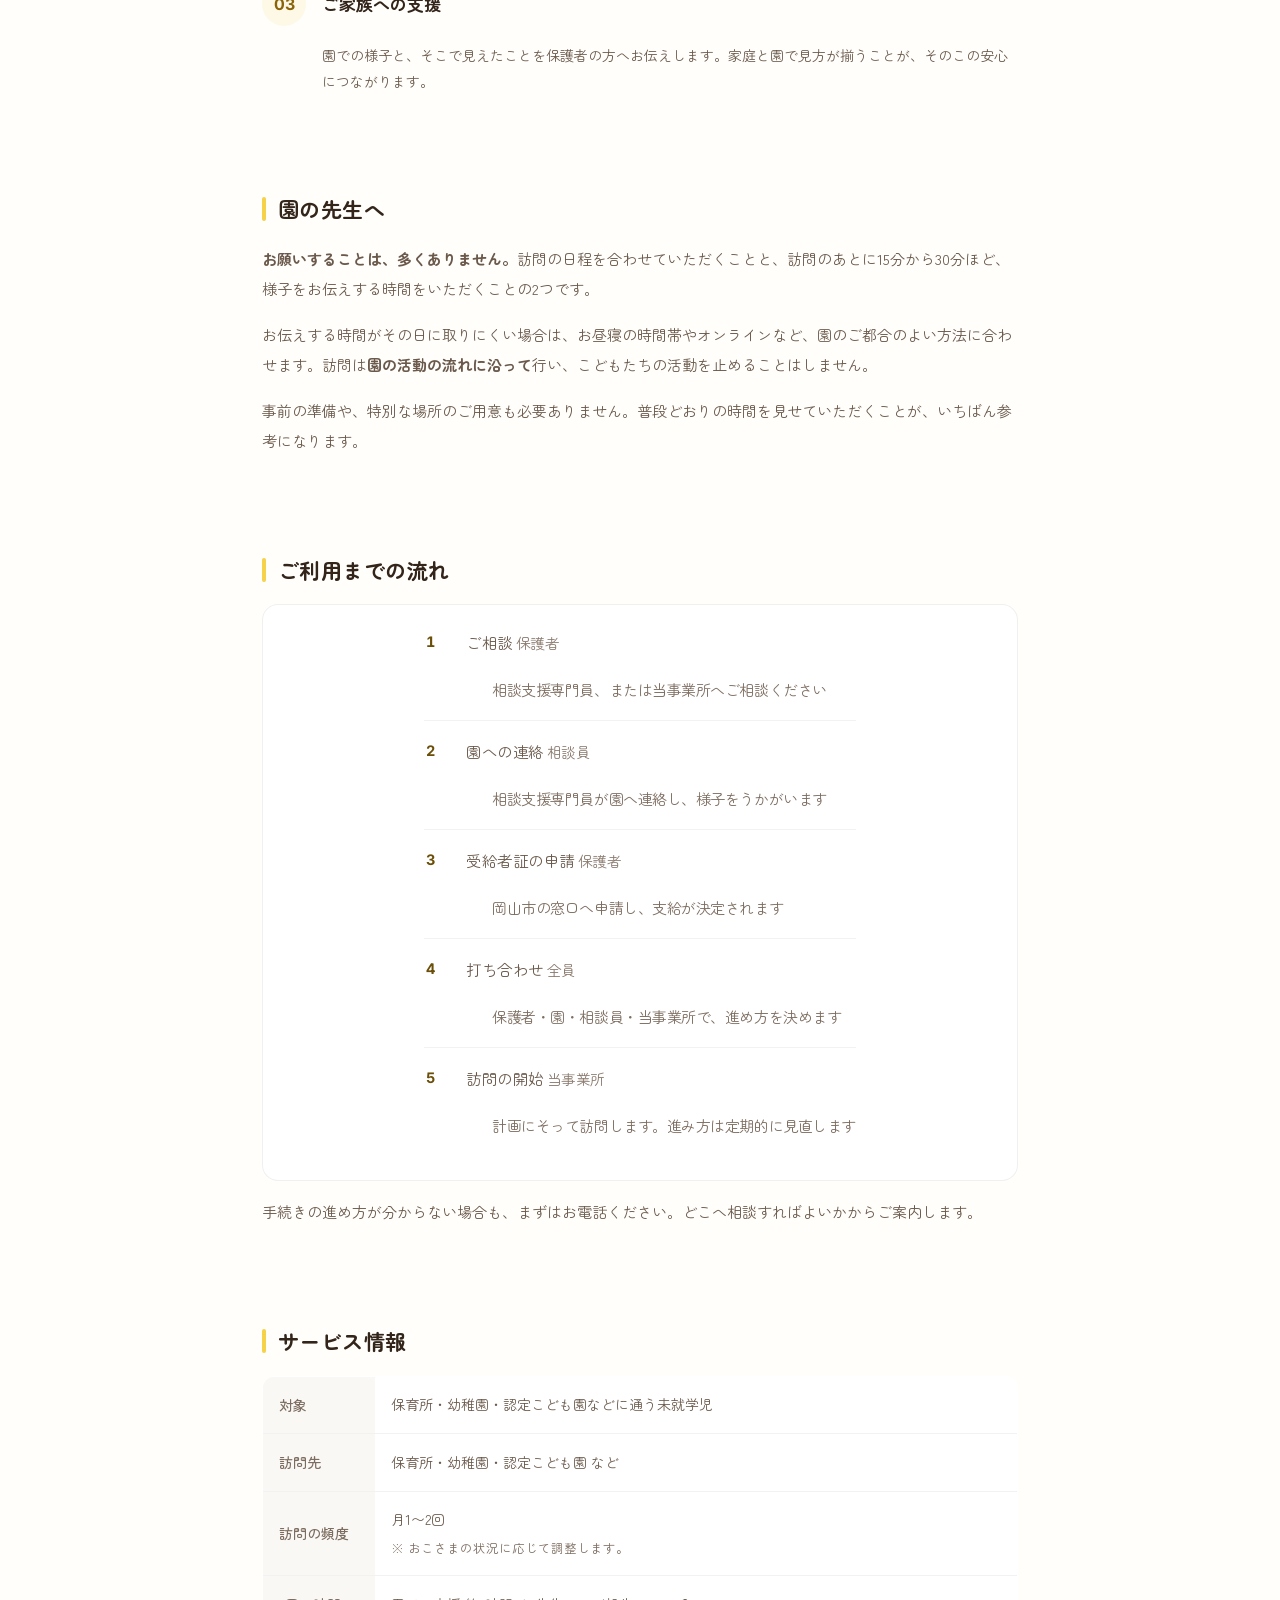
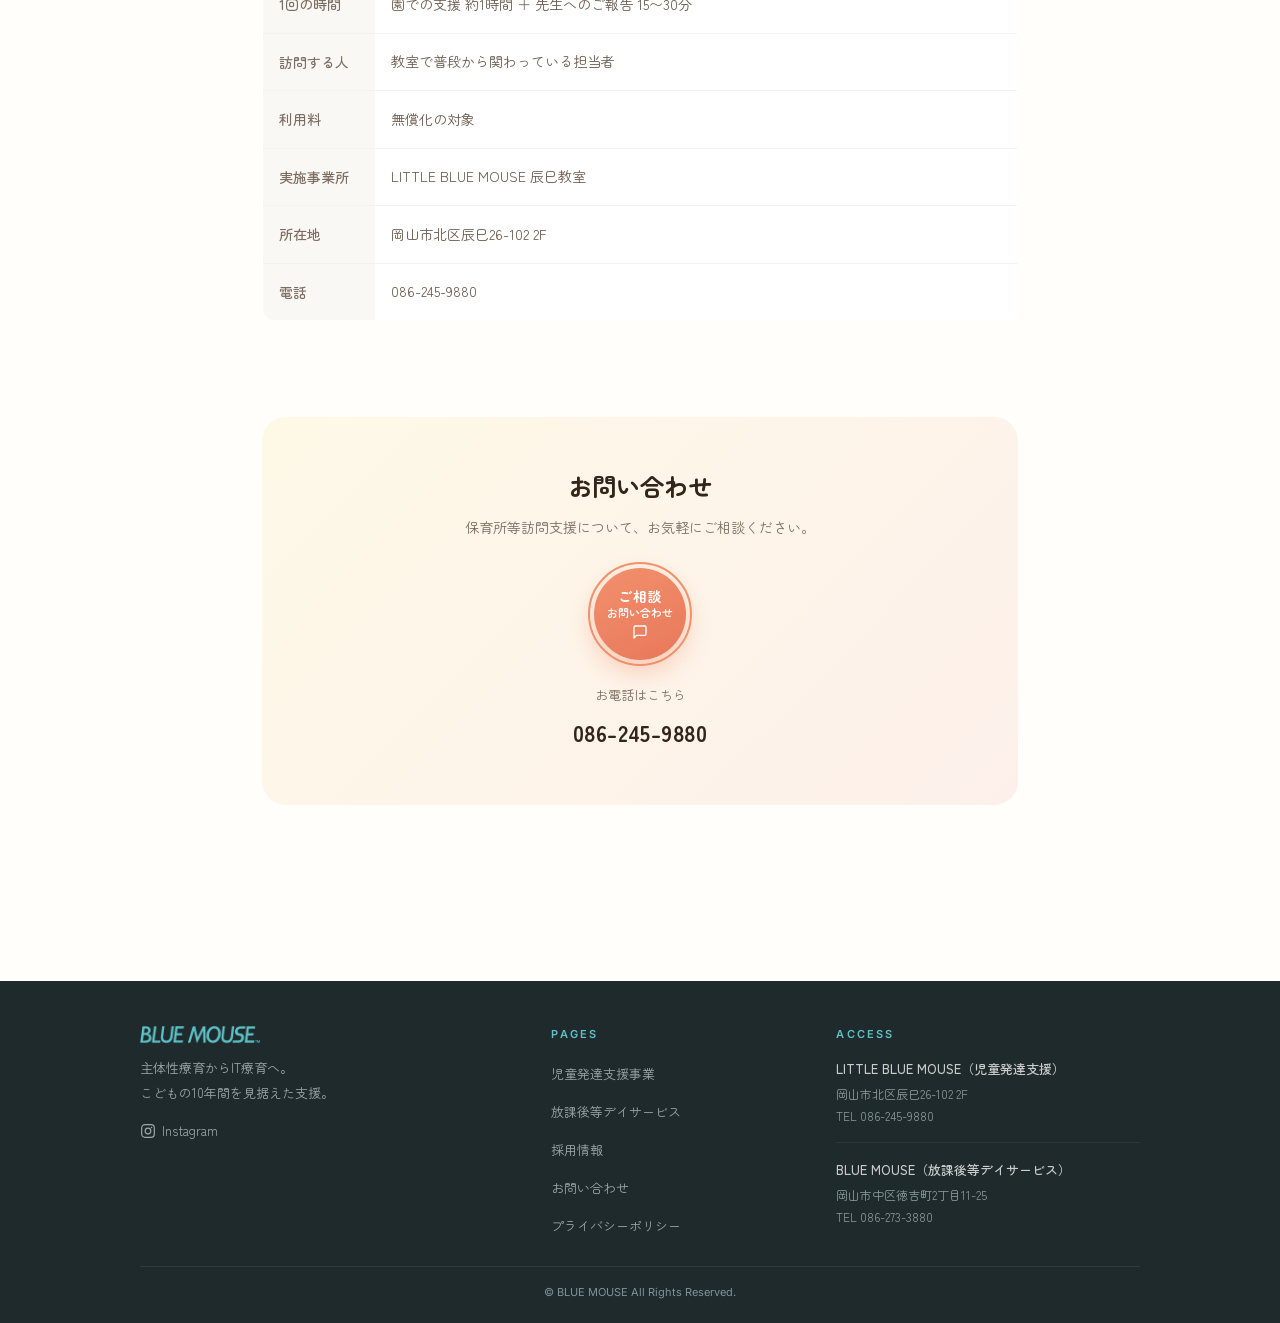
<file: visit.html>
<!doctype html>
<html lang="ja">
<head>
  <meta charset="UTF-8" />
  <meta name="google-site-verification" content="v8oe11gaPJCJ67cUPVZUYkLduPgeNwZ7hpXEpOwQskY" />
  <meta name="viewport" content="width=device-width, initial-scale=1.0" />

  <!-- Google tag (gtag.js) — GA4 プロパティ bluemouse.blue / 所有:584@bluemouse.blue -->
  <script async src="https://www.googletagmanager.com/gtag/js?id=G-3GLCNC8RL4"></script>
  <script>
    window.dataLayer = window.dataLayer || [];
    function gtag(){dataLayer.push(arguments);}
    // 本番ドメイン以外（localhost・GitHub Pages既定ドメイン・検証環境）からは計測しない。
    // 動作確認のたびにテスト送信が本番データへ混ざるのを防ぐ。
    // サブドメインも許可しているので、将来 www を使い始めても計測は止まらない
    if (!/(^|\.)bluemouse\.blue$/.test(location.hostname)) {
      window['ga-disable-G-3GLCNC8RL4'] = true;
    }
    // スタッフ端末の除外：一度 ?noga=1 付きでアクセスすると、その端末は以後カウントしない。
    // 事業所のIPフィルタだけでは、スタッフがスマホ回線で見た分が数字に混ざるため併用する。
    // 解除は ?noga=0。localStorageが使えない環境では素通りする（計測は通常どおり）
    try {
      var q = location.search;
      if (q.indexOf('noga=1') !== -1) localStorage.setItem('bm_noga', '1');
      if (q.indexOf('noga=0') !== -1) localStorage.removeItem('bm_noga');
      if (localStorage.getItem('bm_noga') === '1') window['ga-disable-G-3GLCNC8RL4'] = true;
    } catch (e) {}
    gtag('js', new Date());
    gtag('config', 'G-3GLCNC8RL4');

    // 広告の流入元を、ページ移動をまたいで保持する。
    // 広告は child.html に着地し、送信は contact.html で行われるため、
    // URLのパラメータだけでは送信時に失われてしまう。
    // 保存するのは広告の識別名のみ。個人情報は含まない。
    try {
      var bmq = new URLSearchParams(location.search);
      if (bmq.get('utm_source')) {
        sessionStorage.setItem('bm_utm', JSON.stringify({
          source: bmq.get('utm_source') || '',
          medium: bmq.get('utm_medium') || '',
          campaign: bmq.get('utm_campaign') || '',
          content: bmq.get('utm_content') || ''
        }));
      }
    } catch (e) {}

    // 電話クリックの計測。tel:リンクはサイト全体で31箇所あるため、個別のonclickではなく
    // documentへの委譲1つで受ける（リンクを追加しても改修が要らない）
    document.addEventListener('click', function (e) {
      var t = e.target;
      if (!t || typeof t.closest !== 'function') return;
      var a = t.closest('a[href^="tel:"]');
      if (!a || typeof gtag !== 'function') return;
      gtag('event', 'tel_click', {
        phone_number: a.getAttribute('href').replace('tel:', ''),
        page_location: location.href,
        page_title: document.title
      });
    });
  </script>
  <meta name="theme-color" content="#FFFEFB" />
  <title>岡山市の保育所等訪問支援｜園へ出向く支援 LITTLE BLUE MOUSE</title>
  <meta name="description" content="岡山市北区辰巳の保育所等訪問支援。教室で普段から関わっている担当者が、保育所・幼稚園・認定こども園を訪問します。月1〜2回、利用料は無償化の対象。ご利用までの流れもご案内します。" />
  <link rel="canonical" href="https://bluemouse.blue/visit.html" />
  <meta property="og:type" content="website" />
  <meta property="og:url" content="https://bluemouse.blue/visit.html" />
  <meta property="og:title" content="岡山市の保育所等訪問支援｜園へ出向く支援 LITTLE BLUE MOUSE" />
  <meta property="og:description" content="岡山市北区辰巳の保育所等訪問支援。教室で普段から関わっている担当者が、保育所・幼稚園・認定こども園を訪問します。月1〜2回、利用料は無償化の対象。ご利用までの流れもご案内します。" />
  <meta property="og:image" content="https://bluemouse.blue/2.webp" />
  <meta property="og:site_name" content="BLUE MOUSE" />
  <meta property="og:locale" content="ja_JP" />
  <meta name="twitter:card" content="summary_large_image" />
  <meta name="twitter:title" content="岡山市の保育所等訪問支援｜園へ出向く支援 LITTLE BLUE MOUSE" />
  <meta name="twitter:description" content="岡山市北区辰巳の保育所等訪問支援。教室で普段から関わっている担当者が、保育所・幼稚園・認定こども園を訪問します。月1〜2回、利用料は無償化の対象。ご利用までの流れもご案内します。" />
  <meta name="twitter:image" content="https://bluemouse.blue/2.webp" />
  <link rel="preconnect" href="https://fonts.googleapis.com" />
  <link rel="preconnect" href="https://fonts.gstatic.com" crossorigin />
  <link href="https://fonts.googleapis.com/css2?family=Inter:wght@400;500;600;700&family=Zen+Kaku+Gothic+New:wght@300;400;500;700&family=Zen+Maru+Gothic:wght@400;500;700&display=swap" rel="stylesheet" />
  <style>
    *, *::before, *::after { box-sizing: border-box; margin: 0; padding: 0; }
    html { scroll-behavior: smooth; }
    body { font-family: "Zen Maru Gothic", sans-serif; background: #FFFEFB; color: #33251a; line-height: 1.75; -webkit-font-smoothing: antialiased; }
    a { text-decoration: none; color: inherit; }
    img { display: block; max-width: 100%; }
    /* 児発ページでは濃いティール(#3a9095=放デイのカラー)は使わない。ティールはロゴと同じ --teal:#5fc1c7 のみ。
       ただし #5fc1c7 は白背景でコントラスト2.1:1のため文字色には使わず、下線などのアクセントとして使う */
    :root { --coral:#f2906c; --coral-light:#fdf0eb; --teal:#5fc1c7; --teal-light:#e8f6f7; --yellow:#f5d24a; --yellow-dark:#d9a520; --yellow-light:#fef9e7; --ink:#33251a; --green:#3a6b5e; --bg:#faf8f5;
      /* 余白スケール（4px基準）。セクション間とカード内側はこの2つが唯一の基準値 */
      --sp-1:4px; --sp-2:8px; --sp-3:12px; --sp-4:16px; --sp-5:24px; --sp-6:32px; --sp-7:48px; --sp-8:64px;
      --gutter:32px;   /* 本文の左右余白。帯を画面端まで伸ばす計算にも使う */
      /* イージングはこの2種類だけを使い回す */
      --ease-out:cubic-bezier(.22,1,.36,1); --ease-io:cubic-bezier(.65,0,.35,1);
      --section-gap:var(--sp-8); --card-pad:var(--sp-6); }

    /* Header */
    .header { position: fixed; top:0; left:0; right:0; z-index:100; display:flex; align-items:center; justify-content:space-between; padding:0 32px; height:60px; background: transparent; backdrop-filter:blur(12px); -webkit-backdrop-filter:blur(12px); border-bottom:1px solid rgba(0,0,0,.05); }
    .header__logo img { height:32px; width:auto; }
    .header__nav { display:flex; align-items:center; gap:28px; }
    .header__link { font-size:13px; font-weight:500; letter-spacing:.06em; color:#7d6d60; transition:color .2s; }
    .header__link:hover { color:var(--yellow); }
        .header__cta { display:inline-flex; align-items:center; padding:8px 20px; background:var(--coral); color:#fff; font-size:13px; font-weight:600; border-radius:100px; transition:background .2s; cursor:pointer; }
    .header__cta:hover { background:#e87e59; }
    .header__cta-wrap { position:relative; }
    .header__cta-drop { display:none; position:absolute; top:100%; right:0; background:transparent; padding-top:10px; min-width:210px; z-index:200; flex-direction:column; gap:2px; }
    .header__cta-drop::before { content:''; position:absolute; top:10px; left:0; right:0; bottom:0; background:#fff; border-radius:14px; box-shadow:0 8px 32px rgba(0,0,0,.12); z-index:-1; }
    .header__cta-wrap:hover .header__cta-drop { display:flex; }
    .header__cta-drop a { padding:10px 14px; font-size:13px; font-weight:600; border-radius:8px; color:var(--ink); white-space:nowrap; transition:background .15s; }
    .header__cta-drop a:nth-child(1):hover { background:#e8f0ee; color:#3a6b5e; }
    .header__cta-drop a:nth-child(2):hover { background:#fef9e7; color:#6b4f08; }
    .header__cta-drop a:nth-child(3):hover { background:#e8f6f7; color:#2f767a; }
    /* 4つ目＝保育所等訪問支援。--yellow を持たないページがあるので直値で指定する */
    .header__cta-drop a:nth-child(4):hover { background:#f2ebe0; color:#8a6408; }
    .header__burger { display:none; flex-direction:column; gap:5px; background:none; border:none; cursor:pointer; padding:8px; }
    .header__burger span { display:block; width:20px; height:1.5px; background:var(--ink); border-radius:2px; transition:transform .3s, opacity .3s; }
    .header__burger.is-open span:nth-child(1) { transform:translateY(6.5px) rotate(45deg); }
    .header__burger.is-open span:nth-child(2) { opacity:0; }
    .header__burger.is-open span:nth-child(3) { transform:translateY(-6.5px) rotate(-45deg); }
    .mobile-nav { display:flex; position:fixed; top:60px; left:0; right:0; bottom:0; background:rgba(255,254,251,.98); backdrop-filter:blur(16px); z-index:200; flex-direction:column; align-items:center; justify-content:center; gap:24px; opacity:0; visibility:hidden; transform:translateY(-8px); pointer-events:none; transition:opacity .4s ease, transform .4s ease, visibility 0s linear .4s; }
    .mobile-nav.is-open { opacity:1; visibility:visible; transform:translateY(0); pointer-events:auto; transition:opacity .4s ease, transform .4s ease, visibility 0s linear 0s; }
    .mobile-nav a { font-size:17px; color:#8a7a6e; letter-spacing:.08em; }
    /* 期間限定の相談会LP。イエロー＝情報ラベル（コーラルはお問い合わせ＝行動色なので使わない）。
       放デイ・プライバシーのページには --yellow を持たせていないため、ここは直値で指定する */
    .mobile-nav a.mn-link--campaign { position:relative; display:inline-flex; align-items:center; color:#33251a; font-weight:600; }
    /* バッジは絶対配置で流れから外す。インラインだとバッジ幅ぶんラベルが右へ38.6pxずれ、
       他のメニュー項目（中心187.5px）と縦のラインが揃わないため */
    .mobile-nav a.mn-link--campaign .mn-badge {
      position:absolute; right:100%; margin-right:9px; top:50%; transform:translateY(-50%); }
    .mn-badge { font-size:10.5px; font-weight:700; letter-spacing:.06em; line-height:1.5;
      color:#6b4f08; background:#f5d24a; padding:3px 9px; border-radius:100px; white-space:nowrap; }
    .mn-accordion { width: 100%; text-align: center; }
    .mn-accordion__toggle { background: none; border: none; cursor: pointer; font-family: inherit; font-size: 17px; color: #8a7a6e; letter-spacing: .08em; display: inline-flex; align-items: center; gap: 8px; padding: 0; }
    .mn-accordion__toggle:hover { color: var(--yellow); }
    .mn-caret { font-size: 10px; display: inline-block; transition: transform .25s ease; }
    .mn-accordion.is-open .mn-caret { transform: rotate(90deg); }
    .mn-accordion__panel { max-height: 0; overflow: hidden; transition: max-height .3s ease; display: flex; flex-direction: column; gap: 14px; align-items: center; }
    .mn-accordion.is-open .mn-accordion__panel { max-height: 160px; margin-top: 14px; }
    .mobile-nav a.mn-sublink { font-size: 14px; color: #a89583; }
    .mn-insta { display: inline-flex; align-items: center; justify-content: center; width: 44px; height: 44px; border: 1.5px solid rgba(0,0,0,.15); border-radius: 12px; color: var(--ink); margin-top: 8px; }
    .mn-insta:hover { border-color: var(--yellow); color: var(--yellow); }

    /* Page hero (split text + image, matches homepage hero format) */
    .pg-hero { padding:100px 32px var(--section-gap); max-width:1240px; margin:0 auto; display:grid; grid-template-columns:0.9fr 1.2fr; gap:var(--sp-7); align-items:center; }
    .pg-hero__text { order:1; }
    /* 文字は #d9a520 だと地の生成りに2.23:1で読めないため、焦がした金 #8a6408（5.3:1）。
       下の飾り線は装飾なので --yellow-dark のままでよい */
    .pg-hero__tag { display:inline-flex; align-items:center; gap:6px; font-family:"Inter",sans-serif; font-size:11px; font-weight:600; letter-spacing:.2em; text-transform:uppercase; color:#8a6408; margin-bottom:10px; }
    .pg-hero__tag::before { content:''; width:20px; height:1px; background:var(--yellow-dark); opacity:.5; }
    .pg-hero__title { font-family:"Zen Maru Gothic",sans-serif; font-size:clamp(1.8rem,3.5vw,2.6rem); font-weight:700; line-height:1.35; color:var(--ink); margin-bottom:12px;  text-wrap:balance;}
    .pg-hero__sub { font-size:15px; color:#8a7a6e; line-height:1.9; }
    .pg-hero__visual { order:2; position:relative; }
    .pg-hero__img-wrap { position:relative; border-radius:24px; overflow:hidden; aspect-ratio:16/11; box-shadow:0 12px 40px rgba(0,0,0,.08); }
    .pg-hero__img-wrap img { width:100%; height:100%; object-fit:cover; }

    /* Content */
    .pg-content { max-width:820px; margin:0 auto; padding:0 var(--gutter) 80px; }

    /* Campaign promo card */
    .pg-promo { position:relative; display:flex; align-items:center; gap:20px; padding:var(--sp-5) var(--sp-6); margin-bottom:var(--section-gap); border-radius:20px; overflow:hidden; isolation:isolate;
      background:linear-gradient(120deg, #fffdf4 0%, #f8fdfd 45%, #fff8f4 100%);
      box-shadow:0 2px 6px rgba(217,165,32,.07), 0 14px 34px rgba(217,165,32,.10);
      transition:transform .3s cubic-bezier(.22,1,.36,1), box-shadow .3s; }
    /* 流れるグラデーションの縁（イエロー→コーラル→ロゴティール） */
    .pg-promo::before { content:''; position:absolute; inset:0; border-radius:inherit; padding:1.5px; z-index:2; pointer-events:none;
      background:linear-gradient(90deg, var(--yellow) 0%, var(--coral) 22%, var(--teal) 45%, var(--coral) 68%, var(--yellow) 100%);
      background-size:300% 100%;
      -webkit-mask:linear-gradient(#000 0 0) content-box, linear-gradient(#000 0 0);
      -webkit-mask-composite:xor; mask:linear-gradient(#000 0 0) content-box, linear-gradient(#000 0 0); mask-composite:exclude;
      animation:promoEdge 9s linear infinite; }
    /* ゆっくり漂う光のにじみ（右：暖色） */
    .pg-promo::after { content:''; position:absolute; top:50%; right:4%; width:190px; height:190px; border-radius:50%; pointer-events:none;
      background:radial-gradient(circle, rgba(245,210,74,.32) 0%, rgba(242,144,108,.15) 45%, rgba(255,255,255,0) 72%);
      animation:promoOrb 11s linear infinite; }
    /* 斜めに走る光のスイープ */
    .pg-promo__shine { position:absolute; inset:0; border-radius:inherit; overflow:hidden; pointer-events:none; }
    .pg-promo__shine::before { content:''; position:absolute; top:-60%; left:-70%; width:32%; height:220%; transform:rotate(14deg);
      background:linear-gradient(100deg, rgba(255,255,255,0) 0%, rgba(255,255,255,.9) 50%, rgba(255,255,255,0) 100%);
      animation:promoShine 6s ease-in-out infinite; }
    /* 逆回りに漂うティールの光（寒色を足して奥行きを出す） */
    .pg-promo__shine::after { content:''; position:absolute; top:50%; left:26%; width:210px; height:210px; border-radius:50%;
      background:radial-gradient(circle, rgba(95,193,199,.20) 0%, rgba(95,193,199,.09) 46%, rgba(255,255,255,0) 74%);
      animation:promoOrbTeal 13s linear infinite; }
    .pg-promo:hover { transform:translateY(-3px); box-shadow:0 4px 10px rgba(217,165,32,.10), 0 20px 44px rgba(217,165,32,.18); }

    .pg-promo__body { position:relative; z-index:1; flex:1; min-width:0; }
    /* 「限定」は情報ラベル＝イエロー */
    .pg-promo__badge { display:inline-flex; align-items:center; gap:6px; background:linear-gradient(135deg, #f8db63 0%, var(--yellow) 100%); color:#6b4f08; font-size:11px; font-weight:700; letter-spacing:.06em; padding:5px 13px; border-radius:100px; margin-bottom:9px; box-shadow:0 4px 12px rgba(217,165,32,.28); }
    .pg-promo__dot { width:6px; height:6px; border-radius:50%; background:#8a6408; animation:promoPulse 2s ease-out infinite; }
    .pg-promo__text { font-size:15px; font-weight:700; color:var(--ink); line-height:1.55; letter-spacing:.01em; }
    /* アクションボタン＝コーラル。小さく、動きで目を引かせる */
    .pg-promo__cta { position:relative; z-index:1; flex-shrink:0; display:inline-flex; align-items:center; gap:5px; padding:7px 15px; border-radius:100px;
      /* 白い筋を走らせず、コーラルの濃淡がゆっくり流れるだけの上品な艶 */
      background:linear-gradient(112deg, var(--coral) 0%, #f7a482 26%, var(--coral) 50%, #e8825d 74%, var(--coral) 100%);
      background-size:220% 100%; color:#fff;
      font-size:12px; line-height:1.5; font-weight:700; letter-spacing:.07em; white-space:nowrap;
      animation:promoHalo 2.8s ease-out infinite, promoCtaSheen 7s linear infinite;
      transition:transform .25s cubic-bezier(.22,1,.36,1); }
    .pg-promo__cta-arrow { width:12px; height:12px; animation:promoArrow 1.8s ease-in-out infinite; }
    .pg-promo:hover .pg-promo__cta { transform:translateX(3px) scale(1.05); }

    @keyframes promoEdge  { from { background-position:0% 0; } to { background-position:300% 0; } }
    @keyframes promoShine { 0% { left:-70%; } 45%, 100% { left:135%; } }
    @keyframes promoCtaSheen { from { background-position:0% 0; } to { background-position:220% 0; } }
    @keyframes promoHalo {
      0%   { box-shadow:0 3px 10px rgba(226,120,80,.30), 0 0 0 0 rgba(242,144,108,.6); }
      70%  { box-shadow:0 3px 10px rgba(226,120,80,.30), 0 0 0 11px rgba(242,144,108,0); }
      100% { box-shadow:0 3px 10px rgba(226,120,80,.30), 0 0 0 0 rgba(242,144,108,0); }
    }
    @keyframes promoOrb {
      0%   { transform:translate(0, -50%) scale(1); opacity:.85; }
      33%  { transform:translate(-26px, -56%) scale(1.12); opacity:1; }
      66%  { transform:translate(14px, -45%) scale(.94); opacity:.9; }
      100% { transform:translate(0, -50%) scale(1); opacity:.85; }
    }
    /* 暖色オーブとは逆回りに漂わせて、常に色が混ざり続けるように */
    @keyframes promoOrbTeal {
      0%   { transform:translate(0, -50%) scale(1); opacity:.8; }
      33%  { transform:translate(30px, -44%) scale(.92); opacity:.95; }
      66%  { transform:translate(-16px, -57%) scale(1.1); opacity:.85; }
      100% { transform:translate(0, -50%) scale(1); opacity:.8; }
    }
    @keyframes promoPulse { 0% { box-shadow:0 0 0 0 rgba(138,100,8,.6); } 70% { box-shadow:0 0 0 8px rgba(138,100,8,0); } 100% { box-shadow:0 0 0 0 rgba(138,100,8,0); } }
    @keyframes promoArrow { 0%, 100% { transform:translateX(0); } 50% { transform:translateX(4px); } }
    @media (prefers-reduced-motion:reduce) {
      .pg-promo::before, .pg-promo::after, .pg-promo__shine::before, .pg-promo__shine::after, .pg-promo__dot,
      .pg-promo__cta, .pg-promo__cta-arrow { animation:none; }
      .pg-promo__cta { box-shadow:0 3px 10px rgba(226,120,80,.30); }
    }

    /* Intro */
    .pg-intro { margin-bottom:var(--section-gap); }
    .pg-intro__lead { font-size:clamp(1.2rem,2.2vw,1.6rem); font-weight:700; color:var(--ink); line-height:1.5; margin-bottom:var(--sp-4); }
    .pg-intro__lead em { font-style:normal; color:var(--ink); background:linear-gradient(transparent 84%, rgba(95,193,199,.85) 84%); }
    .pg-intro__body { font-size:15px; color:#6b5a4c; line-height:2; }

    /* Worry section */
    .pg-worry { margin-bottom:var(--section-gap); }
    .pg-worry-cloud { position:relative; margin:var(--sp-5) 0 var(--sp-6); padding:var(--sp-2) 0; }
    .pg-worry-cloud::before { content:''; position:absolute; top:50%; left:50%; width:min(560px,92%); height:280px; transform:translate(-50%,-50%); border-radius:50%; background:radial-gradient(ellipse at center, rgba(245,210,74,.13) 0%, rgba(95,193,199,.08) 48%, rgba(255,255,255,0) 74%); filter:blur(6px); pointer-events:none; animation:worryAura 18s linear infinite; }
    .pg-worry-list { position:relative; list-style:none; display:flex; flex-direction:column; gap:16px; }
    .pg-worry-list li { align-self:flex-start; max-width:82%; }
    .pg-worry-list li:nth-child(even) { align-self:flex-end; }
    /* 「悩み」は装飾でありアクションではないので、コーラルを使わず中立の暖色グレーに */
    .pg-worry-bubble { position:relative; display:inline-block; padding:14px 26px; border-radius:22px 22px 22px 6px; background:linear-gradient(140deg, #fff 0%, #fffdf8 100%); border:1.5px solid rgba(120,102,82,.20); font-size:15.5px; font-weight:600; letter-spacing:.02em; color:var(--ink); box-shadow:0 8px 22px rgba(120,102,82,.10), 0 1px 2px rgba(0,0,0,.03); will-change:transform; }
    .pg-worry-list li:nth-child(even) .pg-worry-bubble { border-radius:22px 22px 6px 22px; background:linear-gradient(140deg, #f7f4ee 0%, #fdfbf7 100%); border-color:rgba(120,102,82,.16); }
    .pg-worry-bubble::after { content:''; position:absolute; bottom:-1.5px; left:-1.5px; width:16px; height:16px; background:inherit; border-left:1.5px solid rgba(120,102,82,.20); border-bottom:1.5px solid rgba(120,102,82,.20); border-radius:0 0 0 6px; transform:skewX(24deg); }
    .pg-worry-list li:nth-child(even) .pg-worry-bubble::after { left:auto; right:-1.5px; border-left:none; border-right:1.5px solid rgba(120,102,82,.16); border-bottom-color:rgba(120,102,82,.16); border-radius:0 0 6px 0; transform:skewX(-24deg); }

    /* 登場（stagger）は li、漂いは bubble に。漂いはページ読み込み時から止まらず動き続ける */
    .js-ready .pg-worry-list li { opacity:0; }
    .pg-worry.is-visible .pg-worry-list li { animation:worryRise .7s cubic-bezier(.22,1,.36,1) forwards; }
    .pg-worry.is-visible .pg-worry-list li:nth-child(1) { animation-delay:.05s; }
    .pg-worry.is-visible .pg-worry-list li:nth-child(2) { animation-delay:.22s; }
    .pg-worry.is-visible .pg-worry-list li:nth-child(3) { animation-delay:.39s; }
    .pg-worry.is-visible .pg-worry-list li:nth-child(4) { animation-delay:.56s; }
    .pg-worry.is-visible .pg-worry-list li:nth-child(5) { animation-delay:.73s; }
    @keyframes worryRise { from { opacity:0; transform:translateY(18px); } to { opacity:1; transform:translateY(0); } }

    /* 常時ドリフト：linear + バブルごとに周期をずらして、止まって見える瞬間をなくす */
    .pg-worry-bubble { animation:worryDrift 9s linear infinite; }
    .pg-worry-list li:nth-child(1) .pg-worry-bubble { animation-duration:9s;    animation-delay:-0.0s; }
    .pg-worry-list li:nth-child(2) .pg-worry-bubble { animation-duration:11s;   animation-delay:-2.4s; }
    .pg-worry-list li:nth-child(3) .pg-worry-bubble { animation-duration:8s;    animation-delay:-4.1s; }
    .pg-worry-list li:nth-child(4) .pg-worry-bubble { animation-duration:12.5s; animation-delay:-6.3s; }
    .pg-worry-list li:nth-child(5) .pg-worry-bubble { animation-duration:10s;   animation-delay:-1.7s; }
    @keyframes worryDrift {
      0%   { transform:translate3d(0, 0, 0)      rotate(0deg); }
      20%  { transform:translate3d(5px, -6px, 0) rotate(.8deg); }
      40%  { transform:translate3d(2px, -11px, 0) rotate(.2deg); }
      60%  { transform:translate3d(-4px, -8px, 0) rotate(-.7deg); }
      80%  { transform:translate3d(-5px, -3px, 0) rotate(-.4deg); }
      100% { transform:translate3d(0, 0, 0)      rotate(0deg); }
    }
    @keyframes worryAura {
      0%   { transform:translate(-50%,-50%) scale(1);    opacity:.85; }
      33%  { transform:translate(-52%,-52%) scale(1.07); opacity:1; }
      66%  { transform:translate(-48%,-49%) scale(1.03); opacity:.92; }
      100% { transform:translate(-50%,-50%) scale(1);    opacity:.85; }
    }
    @media (prefers-reduced-motion:reduce) {
      .js-ready .pg-worry-list li { opacity:1; }
      .pg-worry.is-visible .pg-worry-list li,
      .pg-worry-bubble,
      .pg-worry-cloud::before { animation:none; }
    }
    .pg-worry__body { font-size:15px; color:#6b5a4c; line-height:2; }
    .pg-worry__body em { font-style:normal; font-weight:700; color:var(--ink); background:linear-gradient(transparent 86%, rgba(95,193,199,.85) 86%); }
    .pg-worry__body strong { font-weight:700; color:var(--ink); background:linear-gradient(transparent 62%, rgba(245,210,74,.5) 62%); }

    /* Stance section */
    /* 塗りも囲いも持たせず、細い罫線2本だけで区切る。
       スマホで本文幅が1pxも削られず、色の面積で主張しすぎることもない */
    .pg-stance { border-top:1px solid rgba(51,37,26,.14); border-bottom:1px solid rgba(51,37,26,.14);
      padding:var(--sp-6) 0; margin-bottom:var(--section-gap); }
    /* サブコピーはこのセクションの主張なので、本文より一段大きく */
    .pg-stance__sub { font-size:15px; font-weight:600; color:#7d6d60; text-align:center; margin:var(--sp-4) 0 var(--sp-5); letter-spacing:.06em; line-height:1.9; }
    .pg-stance__body { font-size:15px; color:#6b5a4c; line-height:2; }
    .pg-stance__body em { font-style:normal; font-weight:700; color:var(--ink); background:linear-gradient(transparent 86%, rgba(95,193,199,.85) 86%); }
    .pg-stance__body strong { font-weight:700; color:var(--ink); background:linear-gradient(transparent 62%, rgba(245,210,74,.5) 62%); }

    /* 3 Kodawari */
    .pg-kodawari { margin-bottom:var(--section-gap); }
    .pg-kodawari-list { display:flex; flex-direction:column; gap:var(--sp-6); margin-top:var(--sp-4); }
    .pg-kodawari-item { display:block; }
    .pg-kodawari-item__head { display:flex; align-items:center; gap:var(--sp-4); margin-bottom:var(--sp-4); }
    .pg-kodawari-item__head h3 { font-size:17px; font-weight:700; color:var(--ink); line-height:1.5; margin:0; }
    .pg-kodawari-num { width:44px; height:44px; border-radius:50%; display:flex; align-items:center; justify-content:center; font-family:"Inter",sans-serif; font-size:16px; font-weight:700; flex-shrink:0; }
    /* 数字は #d9a520 だと淡黄の地に2.13:1で読めない（16px太字はAA=4.5:1が必要）。
       同系の焦がした金 #8a6408（5.1:1）まで落とす。放デイの番号(4.6:1)と同じ考え方 */
    .pg-kodawari-num--yellow { background:var(--yellow-light); color:#8a6408; }
    .pg-kodawari-body { padding-left:60px; }
    .pg-kodawari-body p { font-size:14px; color:#6b5a4c; line-height:1.9; }
    .pg-kodawari-body p + p { margin-top:var(--sp-3); }

    @media (max-width:780px) {
      .pg-kodawari-body { padding-left:0; }
    }

    /* Daily schedule */
    .pg-schedule { margin-bottom:var(--section-gap); }
    /* 1部と2部は中身がまったく同じで、違うのは時刻だけ。
       カードを2枚並べると説明が2回出て、スマホでは縦に積まれて比較もできない。
       時刻を2列にして説明を1列に共有すると、行数が半分になり左右で見比べられる */
    .pg-flow { background:#fff; border:1px solid rgba(0,0,0,.06); border-radius:16px;
      padding:var(--sp-5) clamp(8px,2.4vw,14px); margin-top:var(--sp-4);
      /* 幅の値は1箇所にまとめる。サブ行の字下げがこれらの合計で決まるため、
         バラバラに書くとどれかを変えたときに字下げだけ合わなくなる */
      --flow-t:clamp(37px,9.7vw,43px);
      --flow-gap:clamp(8px,calc(8px + (100vw - 375px) * .11),14px);
      --flow-pad:clamp(9px,2.9vw,16px);
      --flow-sub:clamp(20px,5.6vw,28px); }
    /* 幅いっぱいに伸ばさず、中身の幅に合わせてカードの中央に置く。
       伸ばすと、タブレット(667〜780px)やPCで中身が300px台のまま
       列だけ700px近くになり、表としてスカスカに見える */
    .pg-flow table { width:auto; max-width:100%; margin-inline:auto; border-collapse:collapse; }
    .pg-flow th { padding-bottom:var(--sp-3); }
    .pg-flow__label { display:inline-block; font-family:"Inter",sans-serif; font-size:11.5px; font-weight:700;
      letter-spacing:.08em; color:#6b4f08; background:var(--yellow); padding:2px 9px; border-radius:100px;
      font-size:clamp(11.5px,3.07vw,12.5px); white-space:nowrap;
      /* 等幅数字。プロポーショナルだと「1」が「2」より2.4px細く、
         左右の余白を同じにしてもピルの幅が揃わない */
      font-variant-numeric:tabular-nums; }
    /* 375pxでは余裕が7pxしかないが、402px（iPhone 16 Pro）では34px余る。
       固定値だと狭い端末に合わせたまま広い端末で間延びするので、幅に連動させる。
       下限は375pxでの実測値そのまま、上限で止めて大画面での肥大を防ぐ */
    /* 上下だけを指定する。padding の一括指定だと左右も0に固定され、
       .pg-flow__d の padding-left（間隔）を打ち消してしまう */
    .pg-flow td { padding-block:clamp(12px,3.4vw,17px); border-top:1px solid rgba(0,0,0,.05); vertical-align:top; }
    .pg-flow tbody tr:first-child td { border-top:none; padding-top:0; }
    /* 1部と2部の間隔は優先度が高い（43さん判断）。
       時刻列を文字幅に寄せ、カードの左右余白を詰めて、その分をここに回している。
       375pxでも8pxを確保し、画面が広がるほど空ける */
    .pg-flow thead th:first-child,
    .pg-flow tbody tr:not(.is-sub) td:first-child { padding-right:var(--flow-gap); }
    .pg-flow__t { width:var(--flow-t); white-space:nowrap; font-family:"Inter",sans-serif;
      font-size:clamp(13px,3.45vw,14.5px); font-weight:600; color:#8a7a6e; text-align:center;
      /* 時刻も等幅に。プロポーショナルだと14:10と15:55で3.3pxずれ、縦の列が揃わない */
      font-variant-numeric:tabular-nums; }
    /* 字間 -0.03em は試行中（2026-10-05）。表は情報密度が高いので本文よりわずかに詰めている。
       ただしページの他の本文（訪問支援の段落・施設情報の表）は normal のままなので、
       続けて読むと密度が変わる。戻すならこの letter-spacing の1行を消す */
    .pg-flow__d { padding-left:var(--flow-pad); font-size:clamp(14px,3.75vw,15.5px); color:#6b5a4c; line-height:1.8;
      letter-spacing:-0.03em; }
    /* はじまり・お迎えの中身。時刻列は空にして、字下げで従属関係を示す */
    .pg-flow tr.is-sub td { border-top:none; padding-top:2px; }
    /* サブ行は colspan で1セルにする。空のセルを置くと読み上げで「空白、空白」と
       読まれ、しかも上の行との従属関係は伝わらない。
       左余白＝時刻列×2＋1部2部の間隔＋字下げ で、見た目の位置は変えない */
    .pg-flow tr.is-sub .pg-flow__d {
      padding-left:calc(var(--flow-t) * 2 + var(--flow-gap) + var(--flow-sub));
      font-size:clamp(13.5px,3.6vw,15px); color:#7d6d60; }
    /* サブ行の本文に最小幅を持たせ、後ろの「分」の左端を縦に揃える。
       最長は13文字（こどもが参加を選べる小集団／こどもとスタッフからの報告）で、
       字送り -0.03em 込みで約12.7em。em指定なので文字サイズが変わっても追従する */
    .pg-flow__sub { display:inline-block; min-width:12.7em; }
    /* iPhone SEの「表示拡大」は320pxで来る。375px向けの下限のままだと折り返すため、
       374px以下だけ各値を下げる。375px以上の見え方は変わらない */
    @media (max-width:374px) {
      .pg-flow { padding-inline:5px;
        --flow-t:31px; --flow-gap:5px; --flow-pad:6px; --flow-sub:12px; }
      .pg-flow__t { font-size:11.5px; }
      .pg-flow__d { font-size:12.5px; }
      .pg-flow tr.is-sub .pg-flow__d { font-size:12px; }
      .pg-flow__sub { min-width:12.6em; }
      .pg-flow__min { font-size:11px; margin-left:2px; }
    }

    /* このページの流れは番号1列。時刻2列用の字下げをそのまま使うと深すぎるので作り直す。
       番号も1桁なので列幅を詰める */
    .pg-flow--step { --flow-t:26px; }
    .pg-flow--step tr.is-sub .pg-flow__d { padding-left:calc(var(--flow-t) + var(--flow-gap) + var(--flow-sub)); }
    .pg-flow--step .pg-flow__t { font-weight:700; color:#6b4f08; }

    .pg-flow__min { margin-left:3px; color:#8a7a6e; white-space:nowrap;
      font-size:clamp(12.5px,calc(12.5px + (100vw - 375px) * .06),14.5px); }

    /* Future benefits */
    .pg-future { margin-bottom:var(--section-gap); }
    .pg-future__intro { font-size:15px; color:#6b5a4c; line-height:2; margin:var(--sp-4) 0 var(--sp-5); }
    /* 保育所等訪問支援。1日の流れの直後に置く本文だけのセクション。
       見出しは施設情報と同じ pg-info__title を使い、段落は上の intro と同じ字送りに揃える */
    .pg-visit { margin-bottom:var(--section-gap); }
    .pg-visit__body p { font-size:15px; color:#6b5a4c; line-height:2; margin-top:var(--sp-4); }
    .pg-visit__body p:first-child { margin-top:var(--sp-3); }
    /* 2項目のあとを受ける段落。前を項目群が占めるので上の余白を広く取る */
    .pg-future__outro { margin:var(--sp-6) 0 0; }
    .pg-future__intro em { font-style:normal; font-weight:700; color:var(--ink); background:linear-gradient(transparent 86%, rgba(95,193,199,.85) 86%); }
    /* ページの結論。装飾を足すのではなく外す方向で強調する（案A）。
       カードも枠も持たせず、大きな文字・広い余白・細い罫だけで見せる。
       ページ内で唯一の23px見出しになるので、飾らなくても確実に目に留まる */
    .pg-future-list { display:flex; flex-direction:column; }
    .pg-future-item { display:grid; grid-template-columns:auto 1fr; gap:26px; align-items:start;
      padding:var(--sp-6) 0; text-align:left; }
    .pg-future-item + .pg-future-item { border-top:1px solid rgba(51,37,26,.10); }
    /* 目印はイエローの小さな菱形ひとつだけ */
    .pg-future-item::before { content:''; width:10px; height:10px; margin-top:17px;
      background:var(--yellow); border-radius:2px; transform:rotate(45deg); }
    .pg-future-item__body h3 { font-size:23px; font-weight:700; color:var(--ink);
      margin-bottom:var(--sp-3); line-height:1.55; letter-spacing:.01em;
      word-break:keep-all; overflow-wrap:anywhere; }
    .pg-future-item__body p { font-size:14.5px; color:#6b5a4c; line-height:2; }

    /* Quote */
    /* ページの締めの一行。箱に入れるとスタンスカードと同じ扱いになり、
       左ボーダーと中央揃えも矛盾するため、囲いを全て外して余白と文字の大きさだけで見せる。
       ページ本文で最大の文字にすることが、そのまま強調になる */
    /* ページの締めの一行。記号は置かず、余白と文字の大きさ、そして「現れ方」だけで特別にする */
    /* 余白は padding を使わず margin だけで作る。前セクションの margin と相殺されるので
       「セクション間(--section-gap)のちょうど2倍」が上下対称で確実に確保できる */
    .pg-quote { position:relative; text-align:center; padding:0;
      margin:calc(var(--section-gap) * 2) 0; }
    /* 背後の淡い光。輪郭を持たないので装飾に見えず、ここだけ空気が変わる */
    .pg-quote::before { content:''; position:absolute; left:50%; top:50%;
      /* 116%だと枠より広くなり、狭い画面で横スクロールが出る。100%に収める */
      width:min(760px,100%); height:300px; transform:translate(-50%,-50%); border-radius:50%;
      background:radial-gradient(ellipse at center, rgba(245,210,74,.15) 0%, rgba(242,144,108,.06) 46%, rgba(255,255,255,0) 73%);
      filter:blur(10px); pointer-events:none; animation:quoteAura 16s linear infinite; }
    .pg-quote__text { position:relative; font-size:clamp(1.7rem,3.9vw,2.35rem); font-weight:700; color:var(--ink);
      line-height:1.7; letter-spacing:.03em; word-break:keep-all; overflow-wrap:anywhere; }
    /* 「このこが、」は前置き。小さく落として、後半の一言を立たせる */
    .pg-quote__lead { display:block; font-size:15px; font-weight:600; color:#6b5a4c;
      letter-spacing:.1em; margin-bottom:var(--sp-4); }
    .pg-quote__char { display:inline-block; white-space:pre; }
    @keyframes quoteAura {
      0%   { transform:translate(-50%,-50%) scale(1);    opacity:.85; }
      33%  { transform:translate(-51%,-52%) scale(1.06); opacity:1; }
      66%  { transform:translate(-49%,-49%) scale(.97);  opacity:.9; }
      100% { transform:translate(-50%,-50%) scale(1);    opacity:.85; }
    }

    /* Info table */
    .pg-info { margin-bottom:var(--section-gap); }
    .pg-info__title { font-size:21px; font-weight:700; color:var(--ink); margin-bottom:var(--sp-4); display:flex; align-items:center; gap:var(--sp-3); letter-spacing:.02em; }
    .pg-info__title::before { content:''; width:4px; height:24px; background:var(--yellow); border-radius:2px; flex-shrink:0; }
    .pg-table { width:100%; border-collapse:collapse; background:#fff; border-radius:12px; overflow:hidden; border:1px solid rgba(0,0,0,.06); }
    .pg-table th, .pg-table td { padding:var(--sp-4); text-align:left; border-bottom:1px solid rgba(0,0,0,.05); font-size:14px; }
    .pg-table th { background:var(--bg); color:#7d6d60; font-weight:500; width:8em; }
    .pg-table td { color:#6b5a4c; line-height:1.7; }
    .pg-table tr:last-child th, .pg-table tr:last-child td { border-bottom:none; }
    /* 制度上の対象と、新規受付の目安は別物なので行内で書き分ける。
       #8a7a6e は白地4.0:1で基準に届かないため、補助文でも #7d6d60（4.9:1）を使う */
    .pg-table__note { display:block; margin-top:6px; font-size:12.5px; color:#7d6d60; line-height:1.75; }
    /* 電話番号のタップ領域を44pxへ。負のマージンで引き戻すため行の高さは変わらない */
    .pg-table a[href^="tel:"] { display:inline-block; padding:12px 8px; margin:-12px -8px; }

    /* CTA */
    .pg-cta { text-align:center; padding:var(--sp-7) var(--sp-6); background:linear-gradient(135deg, var(--yellow-light) 0%, var(--coral-light) 100%); border-radius:24px; margin-bottom:var(--section-gap); }
    .pg-cta__title { font-size:clamp(1.2rem,2.2vw,1.5rem); font-weight:700; color:var(--ink); margin-bottom:8px; }
    .pg-cta__sub { font-size:14px; color:#7d6d60; margin-bottom:var(--sp-5);  text-wrap:balance;}
    .pg-cta__phone { margin-top:var(--sp-5); font-size:13px; color:#7d6d60; }
    .pg-cta__phone strong { font-size:22px; font-weight:700; color:var(--ink); letter-spacing:.02em; }
    /* 発信リンクはインラインのままだとタップ領域が高さ18.5pxしかなく、
       WCAG 2.2 AAの最小24pxもAppleの推奨44pxも下回る。
       inline-block にして上下パディングで44pxを確保する（見た目の文字は変わらない） */
    .pg-cta__phone a { display:inline-block; padding:6px 10px; }
    .pg-cta__btn { display:inline-flex; align-items:center; gap:6px; padding:12px 32px; background:var(--coral); color:#fff; font-size:14px; font-weight:600; border-radius:100px; transition:transform .2s, box-shadow .2s; }
    .pg-cta__btn:hover { transform:translateY(-2px); box-shadow:0 8px 24px rgba(242,144,108,.3); }
    .pg-cta__btns { display:flex; flex-wrap:wrap; justify-content:center; gap:12px; }
    .pg-cta__btn--teal { background:var(--teal); }
    .pg-cta__btn--teal:hover { box-shadow:0 8px 24px rgba(95,193,199,.35); }
    .pg-cta__btn--green { background:var(--green); }
    .pg-cta__btn--green:hover { box-shadow:0 8px 24px rgba(58,107,94,.3); }

    /* Footer */
    .footer { background: #1e2a2c; color: #aaa; padding: 44px 32px 20px; }
    .footer__inner { max-width: 1000px; margin: 0 auto; display: grid; grid-template-columns: 1.5fr 1fr 1.2fr; gap: 32px; padding-bottom: 28px; border-bottom: 1px solid rgba(255,255,255,.08); }
    .footer__logo img { width: 120px; margin-bottom: 12px; }
    .footer__tagline { font-size: 13px; color: #9ba7a9; line-height: 1.9; }
    .footer__insta { display: inline-flex; align-items: center; gap: 6px; margin-top: 14px; font-size: 13px; color: #9ba7a9; transition: color .2s; }
    .footer__insta:hover { color: var(--teal); }
    .footer__col-title { font-family: "Inter", sans-serif; font-size: 11px; letter-spacing: .2em; text-transform: uppercase; color: var(--teal); margin-bottom: 14px; font-weight: 600; }
    .footer__nav { list-style: none; display: flex; flex-direction: column; gap: 10px; }
    .footer__nav a { font-size: 13px; color: #9ba7a9; transition: color .15s; }
    .footer__nav a:hover { color: var(--teal); }
    .footer__fac-name { font-size: 13px; font-weight: 500; color: #ccc; margin-bottom: 2px; }
    .footer__fac-info { font-size: 12px; color: #8d9c9e; line-height: 1.8; }
    /* 番号をタップ領域44pxぶんのinline-blockにしつつ、同量の負のマージンで引き戻す。
       こうすると当たり判定だけが広がり、フッターの行間・高さは1pxも動かない。
       周囲に他のリンクがないので、はみ出した判定が競合することもない */
    .footer__fac-info a { display:inline-block; padding:12px 8px; margin:-12px -8px; }
    .footer__fac + .footer__fac { margin-top: 16px; padding-top: 16px; border-top: 1px solid rgba(255,255,255,.06); }
    .footer__bottom { max-width: 1000px; margin: 0 auto; text-align: center; padding-top: 16px; font-family: "Inter", sans-serif; font-size: 11px; color: #809396; }

    /* =========================================================
       Motion
       設計方針：
       - イージングは2種類に絞る（--ease-out=減速 / --ease-io=溜めて放つ）
       - 移動距離は要素の大きさに比例させる（小さい要素ほど動かさない）
       - 並んだ要素は必ず stagger で順に読ませる
       - 「大胆に」動かすのは ヒーロー / こだわり番号 / CTA の3箇所のみ。
         他を抑えるほど、この3つが効く
       ========================================================= */

    /* ---- 基本のスクロール登場 ---- */
    .sr-only { position:absolute; width:1px; height:1px; padding:0; margin:-1px; overflow:hidden;
      clip:rect(0,0,0,0); white-space:nowrap; border:0; }
    .js-ready .fade-in { opacity:0; transform:translateY(28px); transition:opacity .85s ease, transform .85s var(--ease-out); }
    .fade-in.is-visible { opacity:1; transform:none; }
    /* 個別アニメを持つ要素では、fade-in は「発火のきっかけ」専用にして動きを二重化させない */
    .js-ready .pg-kodawari-item.fade-in,
    .js-ready .pg-flow.fade-in,
    .js-ready .pg-future-item.fade-in { transition:none; }

    /* ---- ① ヒーロー（大胆）：画像を下から拭い上げ、文字が順に立ち上がる ---- */
    .js-ready .pg-hero__img-wrap { clip-path:inset(0 0 100% 0); }
    .js-ready .pg-hero__img-wrap img { transform:scale(1.14); }
    .bm-ready .pg-hero__img-wrap { animation:heroWipe 1.15s var(--ease-io) .1s forwards; }
    .bm-ready .pg-hero__img-wrap img { animation:heroSettle 1.6s var(--ease-out) .1s forwards; }
    @keyframes heroWipe   { to { clip-path:inset(0 0 0 0); } }
    @keyframes heroSettle { to { transform:scale(1); } }

    .js-ready .pg-hero__tag,
    .js-ready .pg-hero__title,
    .js-ready .pg-hero__sub { opacity:0; transform:translateY(20px); }
    .bm-ready .pg-hero__tag   { animation:heroRise .85s var(--ease-out) .34s forwards; }
    .bm-ready .pg-hero__title { animation:heroRise .85s var(--ease-out) .44s forwards; }
    .bm-ready .pg-hero__sub   { animation:heroRise .85s var(--ease-out) .56s forwards; }
    @keyframes heroRise { to { opacity:1; transform:none; } }
    .js-ready .pg-hero__tag::before { transform:scaleX(0); transform-origin:left center; }
    .bm-ready .pg-hero__tag::before { animation:tagLine .7s var(--ease-io) .5s forwards; }
    @keyframes tagLine { to { transform:scaleX(1); } }

    /* ---- ② 見出しの共通シグネチャ：縦バーが引かれてから文字が寄る ---- */
    .js-ready .pg-info__title::before { transform:scaleY(0); transform-origin:top center; }
    .js-ready .pg-info__title { opacity:0; transform:translateX(-8px); }
    .is-visible .pg-info__title { animation:titleIn .6s var(--ease-out) .1s forwards; }
    .is-visible .pg-info__title::before { animation:barDraw .5s var(--ease-io) forwards; }
    @keyframes titleIn { to { opacity:1; transform:none; } }
    @keyframes barDraw { to { transform:scaleY(1); } }

    /* ---- ③ こだわり01/02/03（大胆）：番号が弾んで出て、本文が続く ---- */
    .js-ready .pg-kodawari-num { opacity:0; transform:scale(.4) rotate(-12deg); }
    .js-ready .pg-kodawari-item__head h3,
    .js-ready .pg-kodawari-body { opacity:0; transform:translateY(14px); }
    .pg-kodawari-item.is-visible .pg-kodawari-num { animation:numPop .7s cubic-bezier(.34,1.56,.64,1) forwards; }
    .pg-kodawari-item.is-visible .pg-kodawari-item__head h3 { animation:softRise .65s var(--ease-out) .10s forwards; }
    .pg-kodawari-item.is-visible .pg-kodawari-body { animation:softRise .65s var(--ease-out) .18s forwards; }
    .is-visible .pg-kodawari-item:nth-child(1) .pg-kodawari-num { animation-delay:.15s; }
    .is-visible .pg-kodawari-item:nth-child(2) .pg-kodawari-num { animation-delay:.30s; }
    .is-visible .pg-kodawari-item:nth-child(3) .pg-kodawari-num { animation-delay:.45s; }
    .is-visible .pg-kodawari-item:nth-child(1) .pg-kodawari-item__head h3 { animation-delay:.26s; }
    .is-visible .pg-kodawari-item:nth-child(2) .pg-kodawari-item__head h3 { animation-delay:.41s; }
    .is-visible .pg-kodawari-item:nth-child(3) .pg-kodawari-item__head h3 { animation-delay:.56s; }
    .is-visible .pg-kodawari-item:nth-child(1) .pg-kodawari-body { animation-delay:.34s; }
    .is-visible .pg-kodawari-item:nth-child(2) .pg-kodawari-body { animation-delay:.49s; }
    .is-visible .pg-kodawari-item:nth-child(3) .pg-kodawari-body { animation-delay:.64s; }
    @keyframes numPop   { to { opacity:1; transform:scale(1) rotate(0); } }
    @keyframes softRise { to { opacity:1; transform:none; } }

    /* ---- ④ 1日の流れ：表が起き、行が上から順に流れる ---- */
    .js-ready .pg-flow { opacity:0; transform:translateY(18px); }
    .pg-flow.is-visible { animation:softRise .7s var(--ease-out) forwards; }
    .js-ready .pg-flow tbody tr { opacity:0; transform:translateX(-10px); }
    .pg-flow.is-visible tbody tr { animation:rowIn .5s var(--ease-out) forwards; }
    .pg-flow.is-visible tbody tr:nth-child(1) { animation-delay:0.12s; }
    .pg-flow.is-visible tbody tr:nth-child(2) { animation-delay:0.18s; }
    .pg-flow.is-visible tbody tr:nth-child(3) { animation-delay:0.24s; }
    .pg-flow.is-visible tbody tr:nth-child(4) { animation-delay:0.30s; }
    .pg-flow.is-visible tbody tr:nth-child(5) { animation-delay:0.36s; }
    .pg-flow.is-visible tbody tr:nth-child(6) { animation-delay:0.42s; }
    .pg-flow.is-visible tbody tr:nth-child(7) { animation-delay:0.48s; }
    .pg-flow.is-visible tbody tr:nth-child(8) { animation-delay:0.54s; }
    @keyframes rowIn { to { opacity:1; transform:none; } }

    /* ---- ⑤ 療育の先にある未来（強調）：菱形→見出し→本文の順に静かに現れる ---- */
    .js-ready .pg-future-item::before { opacity:0; transform:rotate(45deg) scale(.35); }
    .js-ready .pg-future-item__body h3,
    .js-ready .pg-future-item__body p { opacity:0; transform:translateY(16px); }
    .pg-future-item.is-visible::before { animation:diamondIn .6s cubic-bezier(.34,1.56,.64,1) .05s forwards; }
    .pg-future-item.is-visible .pg-future-item__body h3 { animation:softRise .8s var(--ease-out) .16s forwards; }
    .pg-future-item.is-visible .pg-future-item__body p  { animation:softRise .8s var(--ease-out) .28s forwards; }
    @keyframes diamondIn { to { opacity:1; transform:rotate(45deg) scale(1); } }
    /* 区切りの罫は、その項目が現れるのに合わせて静かに濃くなる */
    .js-ready .pg-future-item + .pg-future-item { border-top-color:transparent; transition:border-top-color 1s ease .1s; }
    .js-ready .pg-future-item.is-visible { border-top-color:rgba(51,37,26,.10); }

    /* ---- スタンス：区切りの罫線が静かに濃くなる ---- */
    .js-ready .pg-stance { border-top-color:transparent; border-bottom-color:transparent;
      transition:border-top-color 1s ease .15s, border-bottom-color 1s ease .15s; }
    .js-ready .pg-stance.is-visible { border-top-color:rgba(51,37,26,.14); border-bottom-color:rgba(51,37,26,.14); }

    /* ---- ⑥ 締めの一行：1文字ずつピントが合うように現れる ----
       ローディングのロゴと同じ“焦点が合う”動きを、文字単位まで細かくしたもの。
       装飾を足さずに「時間」で特別さを出す */
    .js-ready .pg-quote__lead { opacity:0; transform:translateY(10px); }
    .is-visible .pg-quote__lead { animation:softRise .9s var(--ease-out) .2s forwards; }
    /* 1文字ずつ包めた場合のみ隠す（JSが動かなければ通常表示のまま） */
    .js-ready .pg-quote__char { opacity:0; filter:blur(8px); transform:translateY(14px); }
    .is-visible .pg-quote__char { animation:focusIn 1.2s var(--ease-out) forwards; }
    @keyframes focusIn { to { opacity:1; filter:blur(0); transform:none; } }

    /* ---- ⑦ 概要テーブル：行が順に現れる ---- */
    .js-ready .pg-table tr { opacity:0; transform:translateY(8px); }
    .is-visible .pg-table tr { animation:softRise .5s var(--ease-out) forwards; }
    .is-visible .pg-table tr:nth-child(1) { animation-delay:.10s; }
    .is-visible .pg-table tr:nth-child(2) { animation-delay:.16s; }
    .is-visible .pg-table tr:nth-child(3) { animation-delay:.22s; }
    .is-visible .pg-table tr:nth-child(4) { animation-delay:.28s; }
    .is-visible .pg-table tr:nth-child(5) { animation-delay:.34s; }
    .is-visible .pg-table tr:nth-child(6) { animation-delay:.40s; }
    .is-visible .pg-table tr:nth-child(7) { animation-delay:.46s; }
    .is-visible .pg-table tr:nth-child(8) { animation-delay:.52s; }

    /* ---- ⑧ CTA（大胆）：わずかに迫り出して“目的地”を主張する ---- */
    .js-ready .pg-cta.fade-in { transform:translateY(28px) scale(.96); }
    .pg-cta.fade-in.is-visible { transition:opacity .8s ease, transform .9s var(--ease-out); transform:none; }


    /* ---- ⑨ マーカー：文字が着地してから、少し遅れて線を引く ----
       行をまたぐ場合も各行が同じ長さ比で引かれるよう box-decoration-break:clone を指定 */
    .pg-intro__lead em, .pg-worry__body em, .pg-worry__body strong,
    .pg-stance__body em, .pg-stance__body strong,
    .pg-future__intro em {
      background-repeat:no-repeat;
      -webkit-box-decoration-break:clone; box-decoration-break:clone;
    }
    .js-ready .pg-intro__lead em, .js-ready .pg-worry__body em, .js-ready .pg-worry__body strong,
    .js-ready .pg-stance__body em, .js-ready .pg-stance__body strong,
    .js-ready .pg-future__intro em {
      background-size:0 100%;
      /* --ease-out は序盤で一気に伸びる曲線（20%の時間で67%描画）で「速い」と感じるため、
         ペンで引くような等速寄りの曲線に変更。遅延はショートハンドに含める
         （別指定すると shorthand に 0s へ戻される） */
      transition:background-size 1.5s cubic-bezier(.45,.25,.4,1) 1.15s;
    }
    /* .pg-worry__body は自前の fade-in を持つので「自分自身が is-visible」で発火させる。
       祖先(.pg-worry)で発火させると、431px 上のバブル群が見えた時点で線が引き終わってしまう */
    .js-ready .pg-worry__body.is-visible em,
    .js-ready .pg-worry__body.is-visible strong,
    .is-visible .pg-intro__lead em,
    .is-visible .pg-stance__body em, .is-visible .pg-stance__body strong,
    .js-ready .pg-future__intro.is-visible em {
      background-size:100% 100%;
    }
    /* 同じ段落内で em → strong の順に引かれるよう、strong だけ少し後ろにずらす */
    .js-ready .pg-worry__body strong, .js-ready .pg-stance__body strong { transition-delay:1.7s; }
    @media (prefers-reduced-motion:reduce) {
      .js-ready .pg-intro__lead em, .js-ready .pg-worry__body em, .js-ready .pg-worry__body strong,
      .js-ready .pg-stance__body em, .js-ready .pg-stance__body strong,
      .js-ready .pg-future__intro em {
        background-size:100% 100% !important; transition:none !important;
      }
    }

    /* ---- 動きを減らす設定では、すべて静止した完成形で見せる ---- */
    @media (prefers-reduced-motion:reduce) {
      .js-ready .fade-in, .js-ready .pg-hero__tag, .js-ready .pg-hero__title, .js-ready .pg-hero__sub,
      .js-ready .pg-kodawari-num, .js-ready .pg-kodawari-item__head h3, .js-ready .pg-kodawari-body,
      .js-ready .pg-flow, .js-ready .pg-flow tbody tr,
      .js-ready .pg-future-item__body h3, .js-ready .pg-future-item__body p, .js-ready .pg-future-item::before,
      .js-ready .pg-quote__lead, .js-ready .pg-quote__char, .js-ready .pg-table tr, .js-ready .pg-cta.fade-in, .js-ready .pg-info__title {
        opacity:1 !important; transform:none !important; filter:none !important;
      }
      .js-ready .pg-hero__img-wrap { clip-path:none !important; }
      .js-ready .pg-hero__img-wrap img { transform:none !important; }
      .js-ready .pg-info__title::before, .js-ready .pg-hero__tag::before,

      .bm-ready .pg-hero__img-wrap, .bm-ready .pg-hero__img-wrap img,
      .bm-ready .pg-hero__tag, .bm-ready .pg-hero__title, .bm-ready .pg-hero__sub,
      .is-visible .pg-info__title, .is-visible .pg-kodawari-num, .pg-flow.is-visible,
      .pg-flow.is-visible tbody tr, .pg-future-item.is-visible .pg-future-item__body h3,
      .pg-future-item.is-visible .pg-future-item__body p, .pg-future-item.is-visible::before,
      .is-visible .pg-quote__lead, .is-visible .pg-quote__char,
      .pg-quote::before, .is-visible .pg-table tr { animation:none !important; }
    }

    @media (max-width:780px) {
      .header { padding:0 16px; height:56px; }
      .header__nav { display:none; }
      .header__burger { display:flex; }
      .mobile-nav { top:56px; }
      :root { --section-gap:var(--sp-7); --card-pad:var(--sp-5); }
      .pg-hero { grid-template-columns:1fr; padding:84px 20px var(--section-gap); gap:var(--sp-5); }
      .pg-hero__text { order:2; text-align:center; }
      .pg-hero__tag { justify-content:center; }
      .pg-hero__visual { order:1; }
      .pg-hero__title { font-size:clamp(1.5rem,6vw,2rem); }
      :root { --gutter:20px; }
      .pg-content { padding:0 var(--gutter) 60px; }
      .pg-promo { flex-wrap:wrap; padding:var(--sp-5); }
      .pg-future-item { gap:16px; padding:var(--sp-5) 0; }
      .pg-future-item::before { margin-top:13px; }
      .pg-future-item__body h3 { font-size:19px; }
      .pg-worry-list li { max-width:90%; }
      .pg-worry-bubble { padding:12px 20px; font-size:14.5px; }
      .pg-promo__cta { width:100%; justify-content:center; margin-top:4px; }
      .pg-promo::after { right:-30px; width:150px; height:150px; }
      .footer { padding: 32px 16px 16px; }
      .footer__inner { grid-template-columns: 1fr; gap: 20px; }
    }

    /* ===== PC専用の調整。781px以上でのみ適用され、スマホ表示には一切影響しない ===== */
    @media (min-width: 781px) {
      /* ヘッダーのナビは何文字でも折り返させない */
      .header__link, .header__cta { white-space: nowrap; }
      /* 広い画面ではセクション間の「間」を1.5倍に。締めの一行（pg-quote）の前後は
         この2倍が効くので、ページ内で一番深い呼吸になる */
      :root { --section-gap: 96px; }
      .pg-hero { padding-top: 120px; }
      /* 「未来」の2項目：縦積みから左右対称の2カラムへ。
         仕切りも横罫から中央の縦罫1本に置き換える */
      .pg-future-list { display: grid; grid-template-columns: 1fr 1fr; }
      .pg-future-item:first-child { padding-right: 44px; }
      .pg-future-item + .pg-future-item { border-top: none; border-left: 1px solid rgba(51,37,26,.10); padding-left: 44px; }
    }
    @media (min-width: 781px) and (max-width: 1024px) {
      /* 狭いPC・タブレット横ではヘッダーの間隔を詰めて1行を保証する */
      .header { padding: 0 20px; }
      .header__nav { gap: 18px; }
    }
  </style>
<script type="application/ld+json">
[
  {
    "@context": "https://schema.org",
    "@type": "Service",
    "@id": "https://bluemouse.blue/visit.html#service",
    "name": "保育所等訪問支援",
    "serviceType": "保育所等訪問支援",
    "url": "https://bluemouse.blue/visit.html",
    "description": "岡山市北区辰巳の保育所等訪問支援。教室で普段から関わっている担当者が、保育所・幼稚園・認定こども園を訪問し、こども本人・園の職員・家族の3者を支援する。訪問は月1〜2回、1回あたり園での支援およそ1時間と、職員への報告15〜30分。利用料は幼児教育・保育の無償化の対象。",
    "provider": {
      "@type": "ChildCare",
      "@id": "https://bluemouse.blue/child.html#business",
      "name": "LITTLE BLUE MOUSE 児童発達支援",
      "telephone": "086-245-9880",
      "address": {
        "@type": "PostalAddress",
        "streetAddress": "辰巳26-102 2F",
        "addressLocality": "岡山市北区",
        "addressRegion": "岡山県",
        "postalCode": "700-0954",
        "addressCountry": "JP"
      }
    },
    "areaServed": {
      "@type": "AdministrativeArea",
      "name": "岡山市"
    },
    "audience": {
      "@type": "PeopleAudience",
      "suggestedMinAge": 3,
      "suggestedMaxAge": 6
    },
    "offers": {
      "@type": "Offer",
      "price": "0",
      "priceCurrency": "JPY",
      "description": "幼児教育・保育の無償化の対象（利用者負担なし）"
    }
  },
  {
    "@context": "https://schema.org",
    "@type": "BreadcrumbList",
    "itemListElement": [
      {
        "@type": "ListItem",
        "position": 1,
        "name": "ホーム",
        "item": "https://bluemouse.blue/"
      },
      {
        "@type": "ListItem",
        "position": 2,
        "name": "児童発達支援",
        "item": "https://bluemouse.blue/child.html"
      },
      {
        "@type": "ListItem",
        "position": 3,
        "name": "保育所等訪問支援",
        "item": "https://bluemouse.blue/visit.html"
      }
    ]
  }
]
  </script>
</head>
<body>

<!-- ===== Loading ===== -->
<style>
  .bm-loading, .bm-loading body { overflow: hidden; }
  .bm-loader {
    position: fixed; inset: 0; z-index: 9999;
    display: flex; align-items: center; justify-content: center;
    background: #FFFEFB;
    transition: opacity .8s cubic-bezier(.22,1,.36,1), visibility .8s;
  }
  .bm-loader.is-done { opacity: 0; visibility: hidden; }
  .bm-loader__inner { display: flex; flex-direction: column; align-items: center; gap: 20px; }
  .bm-loader__logo {
    width: min(220px, 54vw); height: auto;
    opacity: 0; transform: translateY(8px) scale(.97); filter: blur(7px);
    animation: bmLogoIn 1.15s cubic-bezier(.22,1,.36,1) .08s forwards;
  }
  .bm-loader__rule {
    position: relative; width: min(220px, 54vw); height: 1px;
    background: rgba(51,37,26,.09); overflow: hidden;
  }
  .bm-loader__rule::after {
    content: ''; position: absolute; inset: 0;
    background: linear-gradient(90deg, #f5d24a 0%, #f2906c 50%, #5fc1c7 100%);
    transform: scaleX(0); transform-origin: left center;
    animation: bmRuleIn 1.25s cubic-bezier(.65,0,.35,1) .3s forwards;
  }
  @keyframes bmLogoIn { to { opacity: 1; transform: none; filter: blur(0); } }
  @keyframes bmRuleIn { to { transform: scaleX(1); } }
  @media (prefers-reduced-motion: reduce) {
    .bm-loader__logo, .bm-loader__rule::after { animation: none; opacity: 1; transform: none; filter: none; }
  }
</style>
<div class="bm-loader" id="bmLoader" aria-hidden="true">
  <div class="bm-loader__inner">
    <img src="./logo.png" alt="" class="bm-loader__logo" />
    <span class="bm-loader__rule"></span>
  </div>
</div>
<script>
(function () {
  var el = document.getElementById('bmLoader');
  if (!el) return;
  var root = document.documentElement;
  var reduce = window.matchMedia && window.matchMedia('(prefers-reduced-motion: reduce)').matches;

  // サイト内リンクでの遷移・ブラウザの戻る/進むでは出さない。
  // 直接訪問・外部からの流入・リロードなど「読み込み」のときは初回に限らず毎回出す。
  var navType = '';
  try {
    var navEntry = performance.getEntriesByType && performance.getEntriesByType('navigation')[0];
    if (navEntry) navType = navEntry.type;
  } catch (e) {}
  var fromSameSite = false;
  try {
    fromSameSite = !!document.referrer && new URL(document.referrer).origin === location.origin;
  } catch (e) {}
  var isInternalNav = (fromSameSite && navType !== 'reload') || navType === 'back_forward';

  if (reduce || isInternalNav) {
    if (el.parentNode) el.parentNode.removeChild(el);
    root.classList.add('bm-ready'); // ローダーを出さない場合はすぐヒーローを動かす
    return;
  }
  root.classList.add('bm-loading');

  var removed = false;
  function done() {
    if (removed) return;
    removed = true;
    el.classList.add('is-done');
    root.classList.remove('bm-loading');
    // 幕が引ききる前にヒーローを動かし始め、ローダーから流れるように繋ぐ
    setTimeout(function () { root.classList.add('bm-ready'); }, 350);
    setTimeout(function () { if (el.parentNode) el.parentNode.removeChild(el); }, 900);
  }
  var start = Date.now(), MIN = 1500;
  function finish() { setTimeout(done, Math.max(0, MIN - (Date.now() - start))); }
  if (document.readyState === 'complete') finish();
  else window.addEventListener('load', finish);
  setTimeout(done, 4500); // 画像等が失敗しても必ず解除する保険
})();
</script>

<header class="header">
  <a href="/" class="header__logo"><img src="./logo.png" alt="BLUE MOUSE" /></a>
  <nav class="header__nav">
    <a href="./child.html" class="header__link">児童発達支援</a>
    <a href="./afterschool.html" class="header__link">放課後等デイサービス</a>
    <a href="./visit.html" class="header__link">保育所等訪問支援</a>
    <a href="./recruit.html" class="header__link">採用情報</a>
        <div class="header__cta-wrap">
      <span class="header__cta">お問い合わせ ›</span>
      <div class="header__cta-drop">
        <a href="./contact.html">お問い合わせ</a>
        <a href="./contact.html?type=child">児童発達支援 体験</a>
        <a href="./contact.html?type=afterschool">放課後等デイサービス 体験</a>
        <a href="./contact.html?type=visit">保育所等訪問支援 相談</a>
      </div>
    </div>
  </nav>
  <button class="header__burger" id="burger" aria-label="メニュー"><span></span><span></span><span></span></button>
</header>
<nav class="mobile-nav" id="mobile-nav">
  <a href="/" class="mn-link">Front</a>
  <a href="./philosophy.html" class="mn-link">BLUE MOUSEの想い</a>
  <a href="./child.html" class="mn-link">児童発達支援</a>
  <a href="./afterschool.html" class="mn-link">放課後等デイサービス</a>
  <a href="./visit.html" class="mn-link">保育所等訪問支援</a>
  <a href="./recruit.html" class="mn-link">採用情報</a>
  <a href="./contact.html" class="mn-link" style="color:var(--coral); font-weight:600;">お問い合わせ</a>
  <a class="mn-insta" href="https://www.instagram.com/blue_mouse_okayama/" target="_blank" rel="noopener" aria-label="Instagram">
    <svg width="20" height="20" viewBox="0 0 24 24" fill="none" stroke="currentColor" stroke-width="1.8"><rect x="2.5" y="2.5" width="19" height="19" rx="5"/><circle cx="12" cy="12" r="4.2"/><circle cx="17.3" cy="6.7" r="1.1" fill="currentColor" stroke="none"/></svg>
  </a>
</nav>

<!-- Page Hero -->
<section class="pg-hero">
  <div class="pg-hero__text">
    <p class="pg-hero__tag">Visiting Support</p>
    <h1 class="pg-hero__title">保育所等訪問支援</h1>
    <p class="pg-hero__sub">園での「いま」に、一緒に向き合う。</p>
  </div>
  <div class="pg-hero__visual">
    <div class="pg-hero__img-wrap">
      <img src="./photos/child_draw_opt.jpg" alt="机に向かって色鉛筆で絵を描くこども｜岡山市北区辰巳の保育所等訪問支援 LITTLE BLUE MOUSE" style="object-position:center 50%;" />
    </div>
  </div>
</section>

<!-- Content -->
<div class="pg-content">

  <div class="pg-intro fade-in">
    <p class="pg-intro__lead">教室で見えた姿を、<br><em>園へ持っていく</em>しごとです。</p>
    <p class="pg-intro__body">何に没頭し、どんなときにつまずくのか。LITTLE BLUE MOUSEで見えてきたそのこの姿をもとに、普段から関わっている担当者が保育園や幼稚園などを訪問します。</p>
  </div>

  <div class="pg-visit fade-in">
    <h2 class="pg-info__title">私たちが大切にしていること</h2>
    <div class="pg-visit__body">
      <p>活動の中で、どんな階段なら今のそのこに届くのかを、先生と一緒に考えます。手が届く階段があれば、こどもは没頭します。つまずいても気持ちを立て直し、ほかのこどもたちと一緒に挑戦を続けやすくなります。</p>
      <p>訪問するのは、教室でそのこと普段から関わっている担当者です。はじめて会う専門員が外から助言するのではなく、そのこの「いつも」を知っている人が園へ行きます。これが私たちのいちばんの特徴です。</p>
      <p>訪問の内容は保護者の方とも共有し、事業所・園・家庭が同じ見方で支えられるようにします。</p>
    </div>
  </div>

  <div class="pg-kodawari fade-in">
    <h2 class="pg-info__title">訪問で行う3つの支援</h2>
    <div class="pg-kodawari-list">
      <div class="pg-kodawari-item fade-in">
        <div class="pg-kodawari-item__head">
          <div class="pg-kodawari-num pg-kodawari-num--yellow">01</div>
          <h3>こども本人への支援</h3>
        </div>
        <div class="pg-kodawari-body">
          <p>園での過ごし方を見せていただき、集団の中でそのこが力を出しやすくなる関わりを、その場で一緒に探します。</p>
        </div>
      </div>
      <div class="pg-kodawari-item fade-in">
        <div class="pg-kodawari-item__head">
          <div class="pg-kodawari-num pg-kodawari-num--yellow">02</div>
          <h3>園の先生への支援</h3>
        </div>
        <div class="pg-kodawari-body">
          <p>そのこの発達の段階や特性の見立てをお伝えし、関わり方や環境について一緒に考えます。<strong>園のやり方を変えていただくための訪問ではありません。</strong>園の考え方と進め方を尊重したうえで、できることを探します。</p>
        </div>
      </div>
      <div class="pg-kodawari-item fade-in">
        <div class="pg-kodawari-item__head">
          <div class="pg-kodawari-num pg-kodawari-num--yellow">03</div>
          <h3>ご家族への支援</h3>
        </div>
        <div class="pg-kodawari-body">
          <p>園での様子と、そこで見えたことを保護者の方へお伝えします。家庭と園で見方が揃うことが、そのこの安心につながります。</p>
        </div>
      </div>
    </div>
  </div>

  <div class="pg-visit fade-in">
    <h2 class="pg-info__title">園の先生へ</h2>
    <div class="pg-visit__body">
      <p><strong>お願いすることは、多くありません。</strong>訪問の日程を合わせていただくことと、訪問のあとに15分から30分ほど、様子をお伝えする時間をいただくことの2つです。</p>
      <p>お伝えする時間がその日に取りにくい場合は、お昼寝の時間帯やオンラインなど、園のご都合のよい方法に合わせます。訪問は<strong>園の活動の流れに沿って</strong>行い、こどもたちの活動を止めることはしません。</p>
      <p>事前の準備や、特別な場所のご用意も必要ありません。普段どおりの時間を見せていただくことが、いちばん参考になります。</p>
    </div>
  </div>

  <div class="pg-info fade-in">
    <h2 class="pg-info__title">ご利用までの流れ</h2>
    <div class="pg-flow pg-flow--step fade-in">
      <table>
        <caption class="sr-only">ご利用までの流れ</caption>
        <tbody>
          <tr><td class="pg-flow__t">1</td><td class="pg-flow__d">ご相談<span class="pg-flow__min">保護者</span></td></tr>
          <tr class="is-sub"><td colspan="2" class="pg-flow__d">相談支援専門員、または当事業所へご相談ください</td></tr>
          <tr><td class="pg-flow__t">2</td><td class="pg-flow__d">園への連絡<span class="pg-flow__min">相談員</span></td></tr>
          <tr class="is-sub"><td colspan="2" class="pg-flow__d">相談支援専門員が園へ連絡し、様子をうかがいます</td></tr>
          <tr><td class="pg-flow__t">3</td><td class="pg-flow__d">受給者証の申請<span class="pg-flow__min">保護者</span></td></tr>
          <tr class="is-sub"><td colspan="2" class="pg-flow__d">岡山市の窓口へ申請し、支給が決定されます</td></tr>
          <tr><td class="pg-flow__t">4</td><td class="pg-flow__d">打ち合わせ<span class="pg-flow__min">全員</span></td></tr>
          <tr class="is-sub"><td colspan="2" class="pg-flow__d">保護者・園・相談員・当事業所で、進め方を決めます</td></tr>
          <tr><td class="pg-flow__t">5</td><td class="pg-flow__d">訪問の開始<span class="pg-flow__min">当事業所</span></td></tr>
          <tr class="is-sub"><td colspan="2" class="pg-flow__d">計画にそって訪問します。進み方は定期的に見直します</td></tr>
        </tbody>
      </table>
    </div>
    <p class="pg-future__intro">手続きの進め方が分からない場合も、まずはお電話ください。どこへ相談すればよいかからご案内します。</p>
  </div>

  <div class="pg-info fade-in" id="overview">
    <h2 class="pg-info__title">サービス情報</h2>
    <table class="pg-table">
      <tr><th>対象</th><td>保育所・幼稚園・認定こども園などに通う未就学児</td></tr>
      <tr><th>訪問先</th><td>保育所・幼稚園・認定こども園 など</td></tr>
      <tr><th>訪問の頻度</th><td>月1〜2回<span class="pg-table__note">※ おこさまの状況に応じて調整します。</span></td></tr>
      <tr><th>1回の時間</th><td>園での支援 約1時間 ＋ 先生へのご報告 15〜30分</td></tr>
      <tr><th>訪問する人</th><td>教室で普段から関わっている担当者</td></tr>
      <tr><th>利用料</th><td>無償化の対象</td></tr>
      <tr><th>実施事業所</th><td>LITTLE BLUE MOUSE 辰巳教室</td></tr>
      <tr><th>所在地</th><td>岡山市北区辰巳26-102 2F</td></tr>
      <tr><th>電話</th><td><a href="tel:0862459880">086-245-9880</a></td></tr>
    </table>
  </div>

  <div class="pg-cta fade-in">
    <h2 class="pg-cta__title">お問い合わせ</h2>
    <p class="pg-cta__sub">保育所等訪問支援について、お気軽にご相談ください。</p>
    <div class="cta-dock" id="ctaDock"></div>
    <p class="pg-cta__phone">お電話はこちら<br><a href="tel:0862459880"><strong>086-245-9880</strong></a></p>
  </div>

</div>

<footer class="footer">
  <div class="footer__inner">
    <div>
      <a href="/" class="footer__logo"><img src="./logo.png" alt="BLUE MOUSE" /></a>
      <p class="footer__tagline">主体性療育からIT療育へ。<br>こどもの10年間を見据えた支援。</p>
      <a class="footer__insta" href="https://www.instagram.com/blue_mouse_okayama/" target="_blank" rel="noopener">
        <svg width="16" height="16" viewBox="0 0 24 24" fill="none" stroke="currentColor" stroke-width="1.8"><rect x="2.5" y="2.5" width="19" height="19" rx="5"/><circle cx="12" cy="12" r="4.2"/><circle cx="17.3" cy="6.7" r="1.1" fill="currentColor" stroke="none"/></svg>
        Instagram
      </a>
    </div>
    <div>
      <p class="footer__col-title">Pages</p>
      <ul class="footer__nav">
        <li><a href="./child.html">児童発達支援事業</a></li>
        <li><a href="./afterschool.html">放課後等デイサービス</a></li>
        <li><a href="./recruit.html">採用情報</a></li>
        <li><a href="./contact.html">お問い合わせ</a></li>
        <li><a href="./privacy.html">プライバシーポリシー</a></li>
      </ul>
    </div>
    <div>
      <p class="footer__col-title">Access</p>
      <div class="footer__fac">
        <p class="footer__fac-name">LITTLE BLUE MOUSE（児童発達支援）</p>
        <p class="footer__fac-info">岡山市北区辰巳26-102 2F<br>TEL <a href="tel:0862459880">086-245-9880</a></p>
      </div>
      <div class="footer__fac">
        <p class="footer__fac-name">BLUE MOUSE（放課後等デイサービス）</p>
        <p class="footer__fac-info">岡山市中区徳吉町2丁目11-25<br>TEL <a href="tel:0862733880">086-273-3880</a></p>
      </div>
    </div>
  </div>
  <p class="footer__bottom">© BLUE MOUSE All Rights Reserved.</p>
</footer>

<script>
(function () {
  var burger = document.getElementById('burger');
  var mobileNav = document.getElementById('mobile-nav');
  burger.addEventListener('click', function () { burger.classList.toggle('is-open'); mobileNav.classList.toggle('is-open'); });
  document.querySelectorAll('.mn-link').forEach(function (a) { a.addEventListener('click', function () { burger.classList.remove('is-open'); mobileNav.classList.remove('is-open'); }); });
  document.querySelectorAll('.mn-accordion__toggle').forEach(function (btn) { btn.addEventListener('click', function () { btn.closest('.mn-accordion').classList.toggle('is-open'); }); });
  document.documentElement.classList.add('js-ready');

  // 締めの一行を1文字ずつに分解する（失敗しても元の文字列がそのまま残る）
  (function () {
    var main = document.querySelector('.pg-quote__main');
    if (!main || !main.textContent) return;
    var chars = Array.prototype.slice.call(main.textContent);
    var frag = document.createDocumentFragment();
    chars.forEach(function (ch, i) {
      var sp = document.createElement('span');
      sp.className = 'pg-quote__char';
      sp.textContent = ch;
      // 前置き「このこが、」が出たあとから、1文字ずつ間を置いて焦点を結ばせる
      sp.style.animationDelay = (0.6 + i * 0.11).toFixed(3) + 's';
      frag.appendChild(sp);
    });
    main.textContent = '';
    main.appendChild(frag);
  })();

  var els = Array.prototype.slice.call(document.querySelectorAll('.fade-in'));
  function reveal(el) { el.classList.add('is-visible'); }

  // 発火線＝画面下端から22%上。要素が「読む位置」に入ってから動き出すので、
  // スクロールしてきた人の視界の中でアニメーションが起きる。
  // data-reveal="late" の要素は画面中央まで来てから発火させる（見落とさせたくない一行用）
  var LINE = 0.78, LINE_LATE = 0.55;
  function lineOf(el) { return el.getAttribute('data-reveal') === 'late' ? LINE_LATE : LINE; }

  if (!('IntersectionObserver' in window)) {
    els.forEach(reveal);
  } else {
    function onIntersect(entries, observer) {
      entries.forEach(function (e) {
        if (e.isIntersecting) { reveal(e.target); observer.unobserve(e.target); }
      });
    }
    var obs = new IntersectionObserver(onIntersect, { threshold: 0, rootMargin: '0px 0px -22% 0px' });
    var obsLate = new IntersectionObserver(onIntersect, { threshold: 0, rootMargin: '0px 0px -45% 0px' });
    els.forEach(function (el) {
      (el.getAttribute('data-reveal') === 'late' ? obsLate : obs).observe(el);
    });

    // 保険：IOが発火しない状況（裏タブでの読み込み等）でも本文が消えたままにならないよう、
    // スクロール/リサイズで同じ判定を回す。全部出たら自分でリスナーを外す
    var ticking = false;
    function sweep() {
      var pending = 0;
      for (var i = 0; i < els.length; i++) {
        var el = els[i];
        if (el.classList.contains('is-visible')) continue;
        if (el.getBoundingClientRect().top < window.innerHeight * lineOf(el)) reveal(el);
        else pending++;
      }
      if (!pending) {
        window.removeEventListener('scroll', onScroll);
        window.removeEventListener('resize', onScroll);
      }
    }
    function onScroll() {
      if (ticking) return;
      ticking = true;
      requestAnimationFrame(function () { ticking = false; sweep(); });
    }
    window.addEventListener('scroll', onScroll, { passive: true });
    window.addEventListener('resize', onScroll);
    sweep();
  }
})();
</script>
<style>
  @keyframes ctaPulse {
    0%   { transform: scale(.92); opacity: .55; }
    100% { transform: scale(1.28); opacity: 0; }
  }
  .floating-cta {
    position: fixed;
    bottom: 24px;
    right: 24px;
    z-index: 150;
    display: flex;
    flex-direction: column;
    align-items: center;
    justify-content: center;
    gap: 2px;
    width: 92px;
    height: 92px;
    border-radius: 50%;
    background: linear-gradient(155deg, var(--coral), #e8785a);
    color: #fff;
    font-family: "Zen Maru Gothic", "Zen Kaku Gothic New", sans-serif;
    text-align: center;
    text-decoration: none;
    box-shadow: 0 10px 26px rgba(242,144,108,.45);
    transition: transform .25s cubic-bezier(.34,1.56,.64,1), box-shadow .25s, opacity .5s ease;
  }
  .cta-dock {
    display: flex;
    justify-content: center;
    align-items: center;
    min-height: 92px;
    margin: 28px 0 4px;
  }
  .floating-cta.is-docked {
    /* static にすると ::before のパルス輪の包含ブロックが祖先まで抜け、
       ページ全体を覆う巨大な楕円として描画されてしまう。
       relative なら配置は静的のまま、輪の基準はボタン自身に留まる */
    position: relative;
    bottom: auto;
    right: auto;
    margin: 0 auto;
  }
  .floating-cta::before {
    content: '';
    position: absolute;
    inset: -6px;
    border-radius: 50%;
    border: 2px solid var(--coral);
    animation: ctaPulse 2.4s ease-out infinite;
    pointer-events: none;
  }
  .floating-cta__icon {
    width: 16px; height: 16px;
    margin-top: 3px;
  }
  .floating-cta__main { font-size: 14px; font-weight: 700; letter-spacing: .03em; line-height: 1.15; }
  .floating-cta__sub { font-size: 11px; font-weight: 600; letter-spacing: .01em; opacity: .95; line-height: 1.2; }
  .floating-cta:hover { transform: translateY(-4px) scale(1.06); box-shadow: 0 14px 34px rgba(242,144,108,.55); }
  @media (max-width: 780px) {
    .floating-cta { bottom: 16px; right: 16px; width: 78px; height: 78px; }
    .floating-cta__icon { width: 13px; height: 13px; }
    .floating-cta__main { font-size: 12px; }
    .floating-cta__sub { font-size: 9.5px; }
    .cta-dock { min-height: 78px; }
  }
</style>
<a href="./contact.html?type=visit" class="floating-cta">
  <span class="floating-cta__main">ご相談</span>
  <span class="floating-cta__sub">お問い合わせ</span>
  <svg class="floating-cta__icon" viewBox="0 0 24 24" fill="none" stroke="currentColor" stroke-width="2" stroke-linecap="round" stroke-linejoin="round"><path d="M21 15a2 2 0 0 1-2 2H7l-4 4V5a2 2 0 0 1 2-2h14a2 2 0 0 1 2 2z"/></svg>
</a>
<script>
(function () {
  var btn = document.querySelector('.floating-cta');
  var dock = document.getElementById('ctaDock');
  if (!btn || !dock || !window.IntersectionObserver) return;

  var anchor = document.createComment('floating-cta-anchor');
  btn.parentNode.insertBefore(anchor, btn);

  var docked = false;
  var busy = false;
  var pending = null;

  function move(intoDock) {
    if (busy) {
      pending = intoDock;
      return;
    }
    busy = true;

    var startRect = btn.getBoundingClientRect();

    if (intoDock) {
      dock.appendChild(btn);
      btn.classList.add('is-docked');
    } else {
      anchor.parentNode.insertBefore(btn, anchor);
      btn.classList.remove('is-docked');
    }

    var endRect = btn.getBoundingClientRect();
    var dx = startRect.left - endRect.left;
    var dy = startRect.top - endRect.top;

    btn.style.transition = 'none';
    btn.style.transform = 'translate(' + dx + 'px, ' + dy + 'px)';
    btn.offsetHeight; /* force reflow */

    requestAnimationFrame(function () {
      btn.style.transition = 'transform 1.3s cubic-bezier(.22,1,.36,1)';
      btn.style.transform = '';
      setTimeout(function () {
        btn.style.transition = '';
        busy = false;
        if (pending !== null) {
          var next = pending;
          pending = null;
          move(next);
        }
      }, 1320);
    });
  }

  var io = new IntersectionObserver(function (entries) {
    entries.forEach(function (entry) {
      if (entry.isIntersecting && !docked) {
        docked = true;
        move(true);
      } else if (!entry.isIntersecting && docked) {
        docked = false;
        move(false);
      }
    });
  }, { threshold: 0.5 });

  io.observe(dock);
})();
</script>
</body>
</html>
</file>
